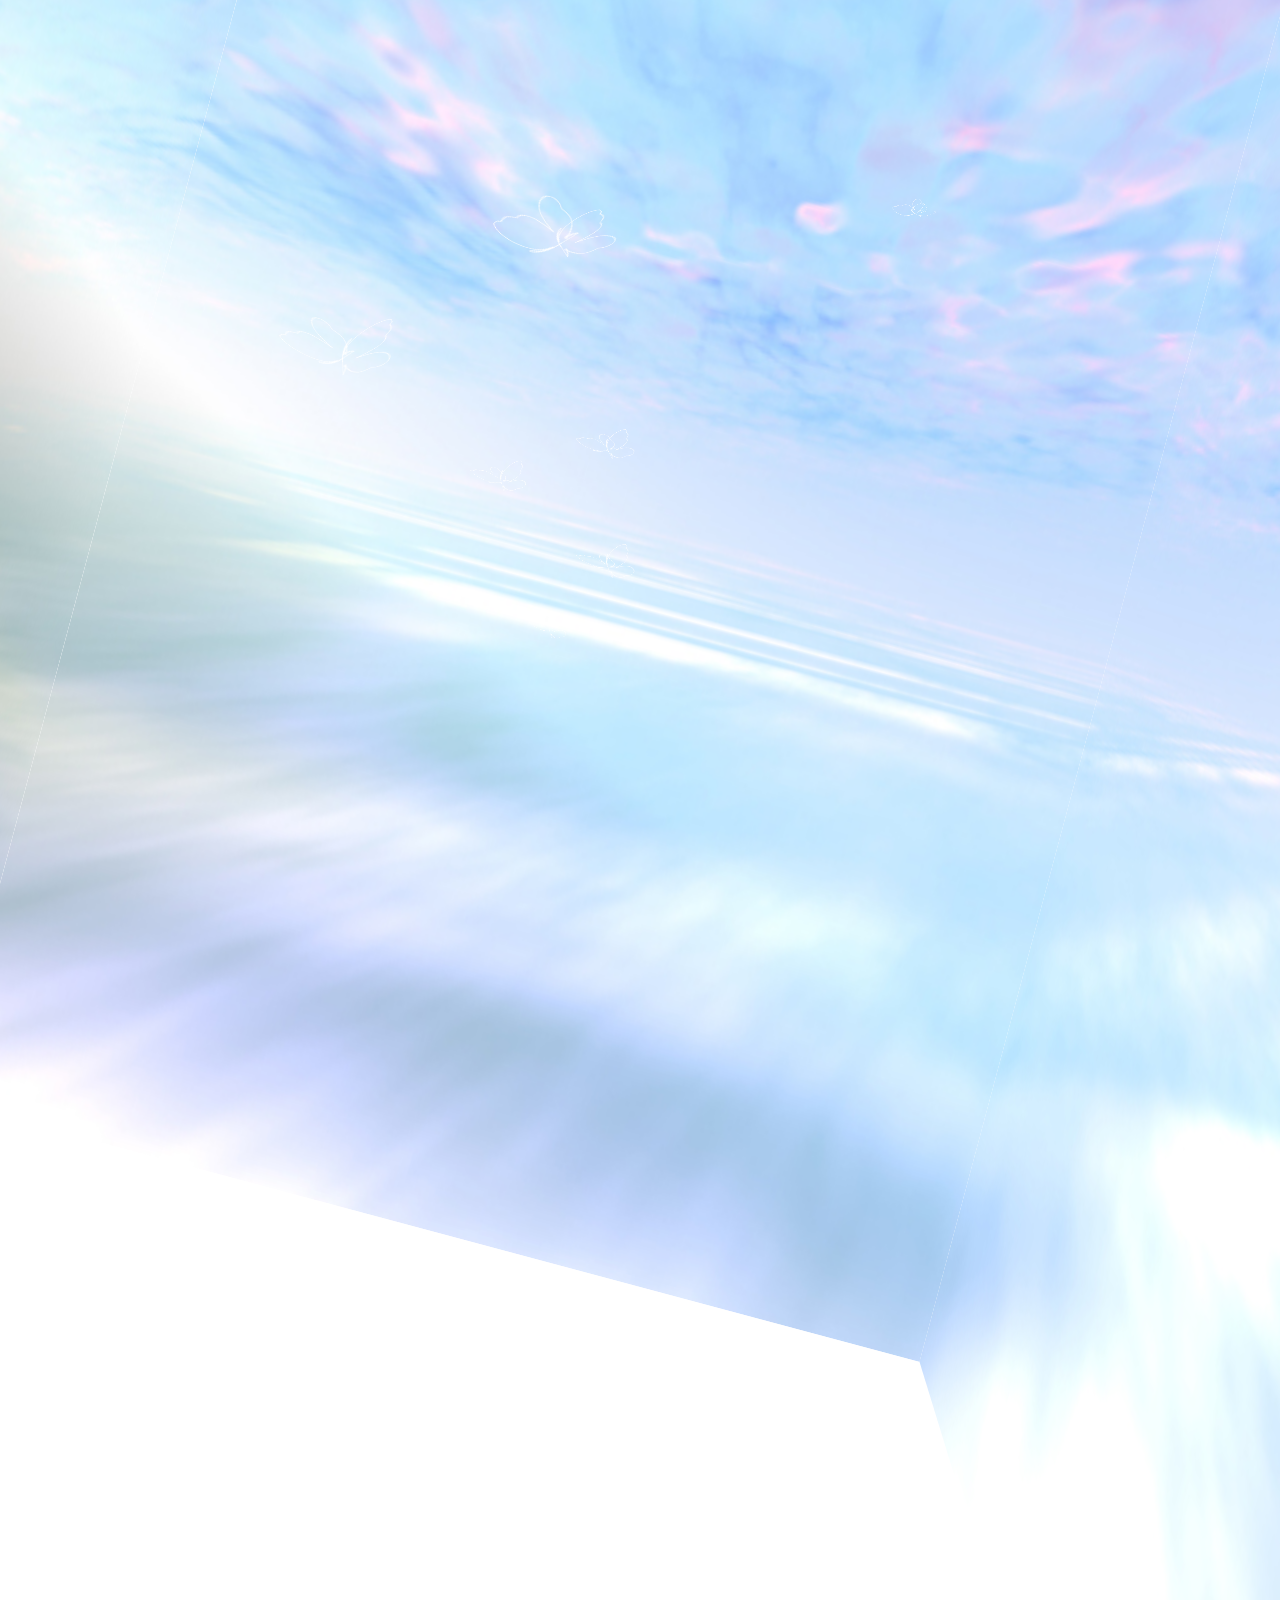
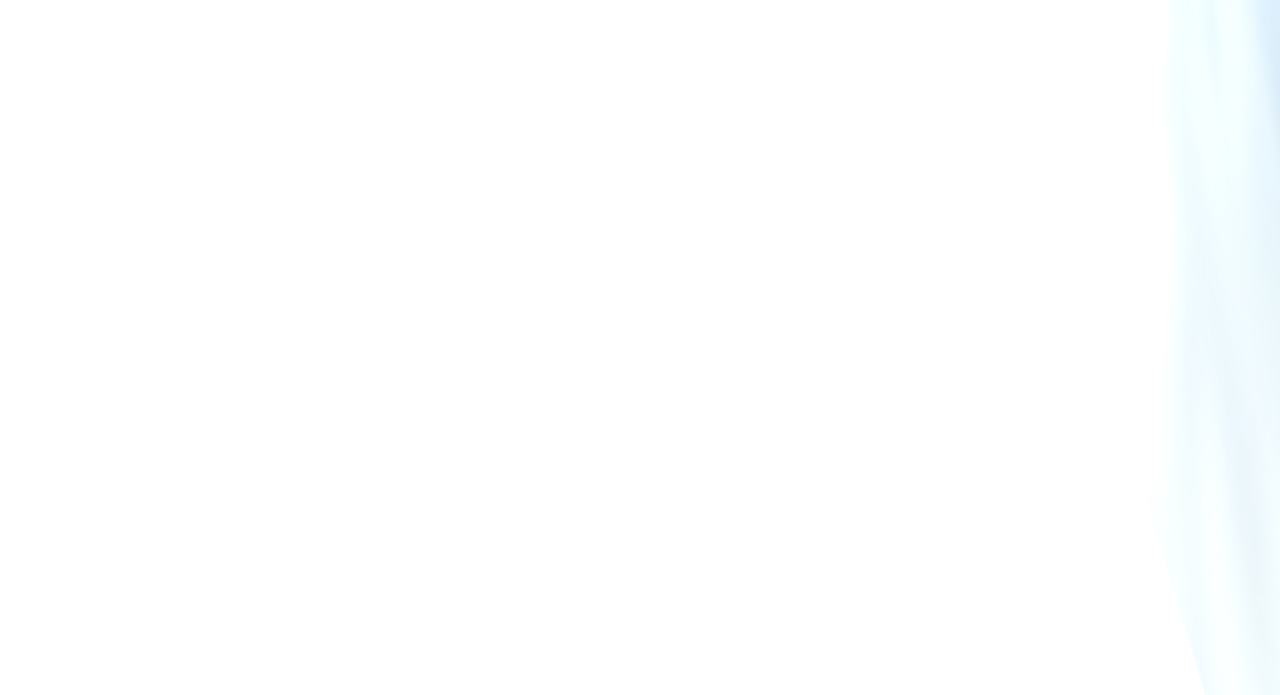
<file: zhuye/img/html5-hudei20151104/index.html>
<!DOCTYPE html PUBLIC "-//W3C//DTD XHTML 1.0 Transitional//EN" "http://www.w3.org/TR/xhtml1/DTD/xhtml1-transitional.dtd">
<html xmlns="http://www.w3.org/1999/xhtml">
<head>
<meta http-equiv="Content-Type" content="text/html; charset=utf-8" />
<title>HTML5制作逼真蝴蝶天空飞舞动画特效</title>

<link rel="stylesheet" href="css1/reset.css">
<link rel="stylesheet" href="css1/style.css" media="screen" type="text/css" />

</head>

<body>

  <svg xmlns="http://www.w3.org/2000/svg" xmlns:xlink="http://www.w3.org/1999/xlink" version="1.1" xml:space="preserve" xmlns:xml="http://www.w3.org/XML/1998/namespace" class="svg-defs">
  <defs>

    <pattern id='image' width="1" height="1" viewBox="0 0 100 100" preserveAspectRatio="none">
      <image xlink:href="https://s3-us-west-2.amazonaws.com/s.cdpn.io/78881/pattern_141.gif" width="100" height="100" preserveAspectRatio="none"></image>
    </pattern>

    <g id="shape-butterfly-1">
      <path class="path" fill="" clip-rule="evenodd" d="M8.65,2.85c0.934-0.2,2.15-0.333,3.65-0.4c1.534-0.1,2.667-0.083,3.4,0.05
		c1.533,0.267,3.45,0.767,5.75,1.5c2.466,0.8,4.35,1.617,5.65,2.45c2.066,1.2,3.883,2.383,5.45,3.55c2.567,2.1,4.35,3.8,5.35,5.1
		l2.1,2.5c0.933,1.167,1.517,1.983,1.75,2.45c0.333,0.767,1.083,2.117,2.25,4.05c0.233,0.467,0.717,1.683,1.45,3.65
		c0.733,2.067,1.2,3.45,1.4,4.15c0.467,1.733,0.917,3.767,1.35,6.1l0.4,3.85l-0.25-3.4c-0.6-5.967-1.267-10.25-2-12.85
		c-0.733-2.434-2.167-5.467-4.3-9.1c-0.966-1.667-1.566-3-1.8-4c-0.233-0.933-0.1-1.267,0.4-1c1.3,0.733,2.917,3.867,4.85,9.4
		c1.667,4.7,2.85,11.2,3.55,19.5c0.567,6.934,0.667,11.917,0.3,14.95l0.2,0.05c0.231,0,0.348-0.05,0.35-0.15v0.05l0.1,0.05v27.4
		c-0.032-0.018-0.065-0.035-0.1-0.05v-0.05c-0.7,0.267-0.983,0.117-0.85-0.45c0.067-0.333,0.017-0.817-0.15-1.45
		c-0.2-0.6-0.316-0.983-0.35-1.15l-0.5-1.65c-0.533-2.967-0.833-5.034-0.9-6.2c-0.1-1.533-0.133-2.4-0.1-2.6
		c0-0.933,0.167-1.667,0.5-2.2c0.567-0.9,0.684-1.75,0.35-2.55c-0.167-0.367-0.367-0.6-0.6-0.7c-0.333-0.133-0.517,0.283-0.55,1.25
		c-0.033,1.533-0.167,2.9-0.4,4.1c-0.1,2.3-0.267,3.684-0.5,4.15c-0.333,0.667-1.25,2.95-2.75,6.85c-1.167,2.8-2.233,4.817-3.2,6.05
		c-0.9,1.2-1.583,2.1-2.05,2.7c-0.8,1-1.434,1.667-1.9,2c-2.067,1.333-3.633,2.067-4.7,2.2c-3.033,0.267-4.95,0.317-5.75,0.15
		c-0.8-0.167-1.383-0.217-1.75-0.15c-0.533,0.1-1.033,0.45-1.5,1.05c-0.5,0.667-1.217,1.284-2.15,1.85
		c-0.934,0.567-1.85,0.934-2.75,1.1c-2.467,0.433-4.45,0.25-5.95-0.55c-0.7-0.4-1.467-1.15-2.3-2.25c-0.6-0.867-1.033-1.567-1.3-2.1
		c-0.267-0.667-0.483-1.483-0.65-2.45c-0.3-1.467-0.383-2.717-0.25-3.75c0.267-1.9,0.45-3.05,0.55-3.45
		c0.233-1.233,0.566-2.333,1-3.3C9.25,77.45,9.767,76.4,10,76c0.667-1.233,1.55-2.583,2.65-4.05c1.1-1.434,2.184-2.583,3.25-3.45
		c0.367-0.3,1.15-0.867,2.35-1.7c0.767-0.566,1.917-1.25,3.45-2.05c1.733-0.933,3.267-1.633,4.6-2.1
		c2.133-0.733,4.534-1.467,7.2-2.2c0.467-0.1,1.517-0.3,3.15-0.6c0.967-0.233,0.4-0.4-1.7-0.5c-2.434-0.1-4.534-0.3-6.3-0.6
		c-1.566-0.267-3.383-0.7-5.45-1.3c-2.8-0.8-4.467-1.317-5-1.55c-1.567-0.667-3.2-1.75-4.9-3.25c-1.733-1.533-3-3.1-3.8-4.7
		c-0.533-1.067-0.967-2.434-1.3-4.1c-0.233-1.067-0.3-2.133-0.2-3.2c0.133-0.833,0.183-1.3,0.15-1.4v-0.6
		c-2.467-3.233-3.983-5.433-4.55-6.6c-0.533-1.033-0.883-1.833-1.05-2.4c-0.3-0.867-0.466-1.85-0.5-2.95
		c-0.033-2.367,0.034-4.117,0.2-5.25c0.3-1.034,0.483-1.8,0.55-2.3c0.167-0.867,0.034-1.533-0.4-2c-0.6-0.7-1.133-1.517-1.6-2.45
		c-0.566-1.133-0.833-2.117-0.8-2.95c0.033-1.333,0.167-2.367,0.4-3.1c0.367-1.267,1.05-2.267,2.05-3
		C4.417,4.25,6.483,3.317,8.65,2.85z"/>
    <g>


  </defs>
</svg>


<section class="background"></section>

<section class="scene3d">

  <div class="cube skybox">
    <var class="scale">
    <figure class="face front"></figure>
    <figure class="face back"></figure>
    <figure class="face right"></figure>
    <figure class="face left"></figure>
    <figure class="face top"></figure>
    <figure class="face bottom"></figure>
    </var>
  </div>

  <div class="butterfly_container">
    <var class="rotate3d">
    <var class="scale">
    <var class="translate3d">
    <var class="translate3d-1">
    <figure class="butterfly">
      <svg class="wing left" viewBox="0 0 50 100" class="icon shape-codepen">
        <use class="left" xlink:href="#shape-butterfly-1"></use>
      </svg> 
      <svg class="wing right" viewBox="0 0 50 100" class="icon shape-codepen">
        <use class="left" xlink:href="#shape-butterfly-1"></use>
      </svg> 
    </figure>
    </var>
    </var>
    </var>
    </var>
  </div>

  <div class="butterfly_container" 
       style="margin-top: -150px; margin-left: 140px;
              -webkit-animation-duration: 5s;
              -moz-animation-duration: 5s;
              -ms-animation-duration: 5s;
              -o-animation-duration: 5s;
              animation-duration: 5s;">
    <var class="rotate3d">
    <var class="scale">
    <var class="translate3d">
    <var class="translate3d-1">
    <figure class="butterfly">
      <svg class="wing left" viewBox="0 0 50 100"
           style="-webkit-animation-duration: .75s;
                  -moz-animation-duration: .75s;
                  -ms-animation-duration: .75s;
                  -o-animation-duration: .75s;
                  animation-duration: .75s;">
        <use class="left" xlink:href="#shape-butterfly-1"></use>
      </svg> 
      <svg class="wing right" viewBox="0 0 50 100"
           style="-webkit-animation-duration: .75s;
                  -moz-animation-duration: .75s;
                  -ms-animation-duration: .75s;
                  -o-animation-duration: .75s;
                  animation-duration: .75s;">
        <use class="left" xlink:href="#shape-butterfly-1"></use>
      </svg> 
    </figure>
    </var>
    </var>
    </var>
    </var>
  </div>

  <div class="butterfly_container scale_half" 
       style="margin-top: -10px; margin-left: 50px;
              -webkit-animation-duration: 5s;
              -moz-animation-duration: 5s;
              -ms-animation-duration: 5s;
              -o-animation-duration: 5s;
              animation-duration: 5s;">
    <var class="rotate3d">
    <var class="scale">
    <var class="translate3d">
    <var class="translate3d-1">
    <figure class="butterfly">
      <svg class="wing left" viewBox="0 0 50 100"
           style="-webkit-animation-duration: .75s;
                  -moz-animation-duration: .75s;
                  -ms-animation-duration: .75s;
                  -o-animation-duration: .75s;
                  animation-duration: .75s;">
        <use class="left" xlink:href="#shape-butterfly-1"></use>
      </svg> 
      <svg class="wing right" viewBox="0 0 50 100"
           style="-webkit-animation-duration: .75s;
                  -moz-animation-duration: .75s;
                  -ms-animation-duration: .75s;
                  -o-animation-duration: .75s;
                  animation-duration: .75s;">
        <use class="left" xlink:href="#shape-butterfly-1"></use>
      </svg> 
    </figure>
    </var>
    </var>
    </var>
    </var>
  </div>

  <div class="butterfly_container scale_half" 
       style="margin-top: 20px;
              -webkit-animation-duration: 20s;
              -moz-animation-duration: 20s;
              -ms-animation-duration: 20s;
              -o-animation-duration: 20s;
              animation-duration: 20s;">
    <var class="rotate3d">
    <var class="scale">
    <var class="translate3d">
    <var class="translate3d-1">
    <figure class="butterfly">
      <svg class="wing left" viewBox="0 0 50 100"
           style="-webkit-animation-duration: 1s;
                  -moz-animation-duration: 1s;
                  -ms-animation-duration: 1s;
                  -o-animation-duration: 1s;
                  animation-duration: 1s;">
        <use class="left" xlink:href="#shape-butterfly-1"></use>
      </svg> 
      <svg class="wing right" viewBox="0 0 50 100"
           style="-webkit-animation-duration: 1s;
                  -moz-animation-duration: 1s;
                  -ms-animation-duration: 1s;
                  -o-animation-duration: 1s;
                  animation-duration: 1s;">
        <use class="left" xlink:href="#shape-butterfly-1"></use>
      </svg> 
    </figure>
    </var>
    </var>
    </var>
    </var>
  </div>

  <div class="butterfly_container scale_half" 
       style="margin-top: 100px; margin-left: 50px;
              -webkit-animation-duration: 20s;
              -moz-animation-duration: 20s;
              -ms-animation-duration: 20s;
              -o-animation-duration: 20s;
              animation-duration: 20s;">
    <var class="rotate3d">
    <var class="scale">
    <var class="translate3d">
    <var class="translate3d-1">
    <figure class="butterfly">
      <svg class="wing left" viewBox="0 0 50 100"
           style="-webkit-animation-duration: 1.2s;
                  -moz-animation-duration: 1.2s;
                  -ms-animation-duration: 1.2s;
                  -o-animation-duration: 1.2s;
                  animation-duration: 1.2s;">
        <use class="left" xlink:href="#shape-butterfly-1"></use>
      </svg> 
      <svg class="wing right" viewBox="0 0 50 100"
           style="-webkit-animation-duration: 1.2s;
                  -moz-animation-duration: 1.2s;
                  -ms-animation-duration: 1.2s;
                  -o-animation-duration: 1.2s;
                  animation-duration: 1.2s;">
        <use class="left" xlink:href="#shape-butterfly-1"></use>
      </svg> 
    </figure>
    </var>
    </var>
    </var>
    </var>
  </div>

  <div class="butterfly_container scale_third" 
       style="margin-top: 150px;
              -webkit-animation-duration: 20s;
              -moz-animation-duration: 20s;
              -ms-animation-duration: 20s;
              -o-animation-duration: 20s;
              animation-duration: 20s;">
    <var class="rotate3d">
    <var class="scale">
    <var class="translate3d">
    <var class="translate3d-1">
    <figure class="butterfly">
      <svg class="wing left" viewBox="0 0 50 100"
           style="-webkit-animation-duration: .35s;
                  -moz-animation-duration: .35s;
                  -ms-animation-duration: .35s;
                  -o-animation-duration: .35s;
                  animation-duration: .35s;">
        <use class="left" xlink:href="#shape-butterfly-1"></use>
      </svg> 
      <svg class="wing right" viewBox="0 0 50 100"
           style="-webkit-animation-duration: .35s;
                  -moz-animation-duration: .35s;
                  -ms-animation-duration: .53s;
                  -o-animation-duration: .35s;
                  animation-duration: .35s;">
        <use class="left" xlink:href="#shape-butterfly-1"></use>
      </svg> 
    </figure>
    </var>
    </var>
    </var>
    </var>
  </div>

  <div class="butterfly_container scale_third" 
       style="margin-top: -250px; margin-left: 300px; 
              -webkit-animation-duration: 4s;
              -moz-animation-duration: 4s;
              -ms-animation-duration: 4s;
              -o-animation-duration: 4s;
              animation-duration: 4s;">
    <var class="rotate3d">
    <var class="scale">
    <var class="translate3d">
    <var class="translate3d-1">
    <figure class="butterfly">
      <svg class="wing left" viewBox="0 0 50 100"
           style="-webkit-animation-duration: .45s;
                  -moz-animation-duration: .45s;
                  -ms-animation-duration: .45s;
                  -o-animation-duration: .45s;
                  animation-duration: .45s;">
        <use class="left" xlink:href="#shape-butterfly-1"></use>
      </svg> 
      <svg class="wing right" viewBox="0 0 50 100"
           style="-webkit-animation-duration: .45s;
                  -moz-animation-duration: .45s;
                  -ms-animation-duration: .45s;
                  -o-animation-duration: .45s;
                  animation-duration: .45s;">
        <use class="left" xlink:href="#shape-butterfly-1"></use>
      </svg> 
    </figure>
    </var>
    </var>
    </var>
    </var>
  </div>

</section>

</body>
</html>
</file>
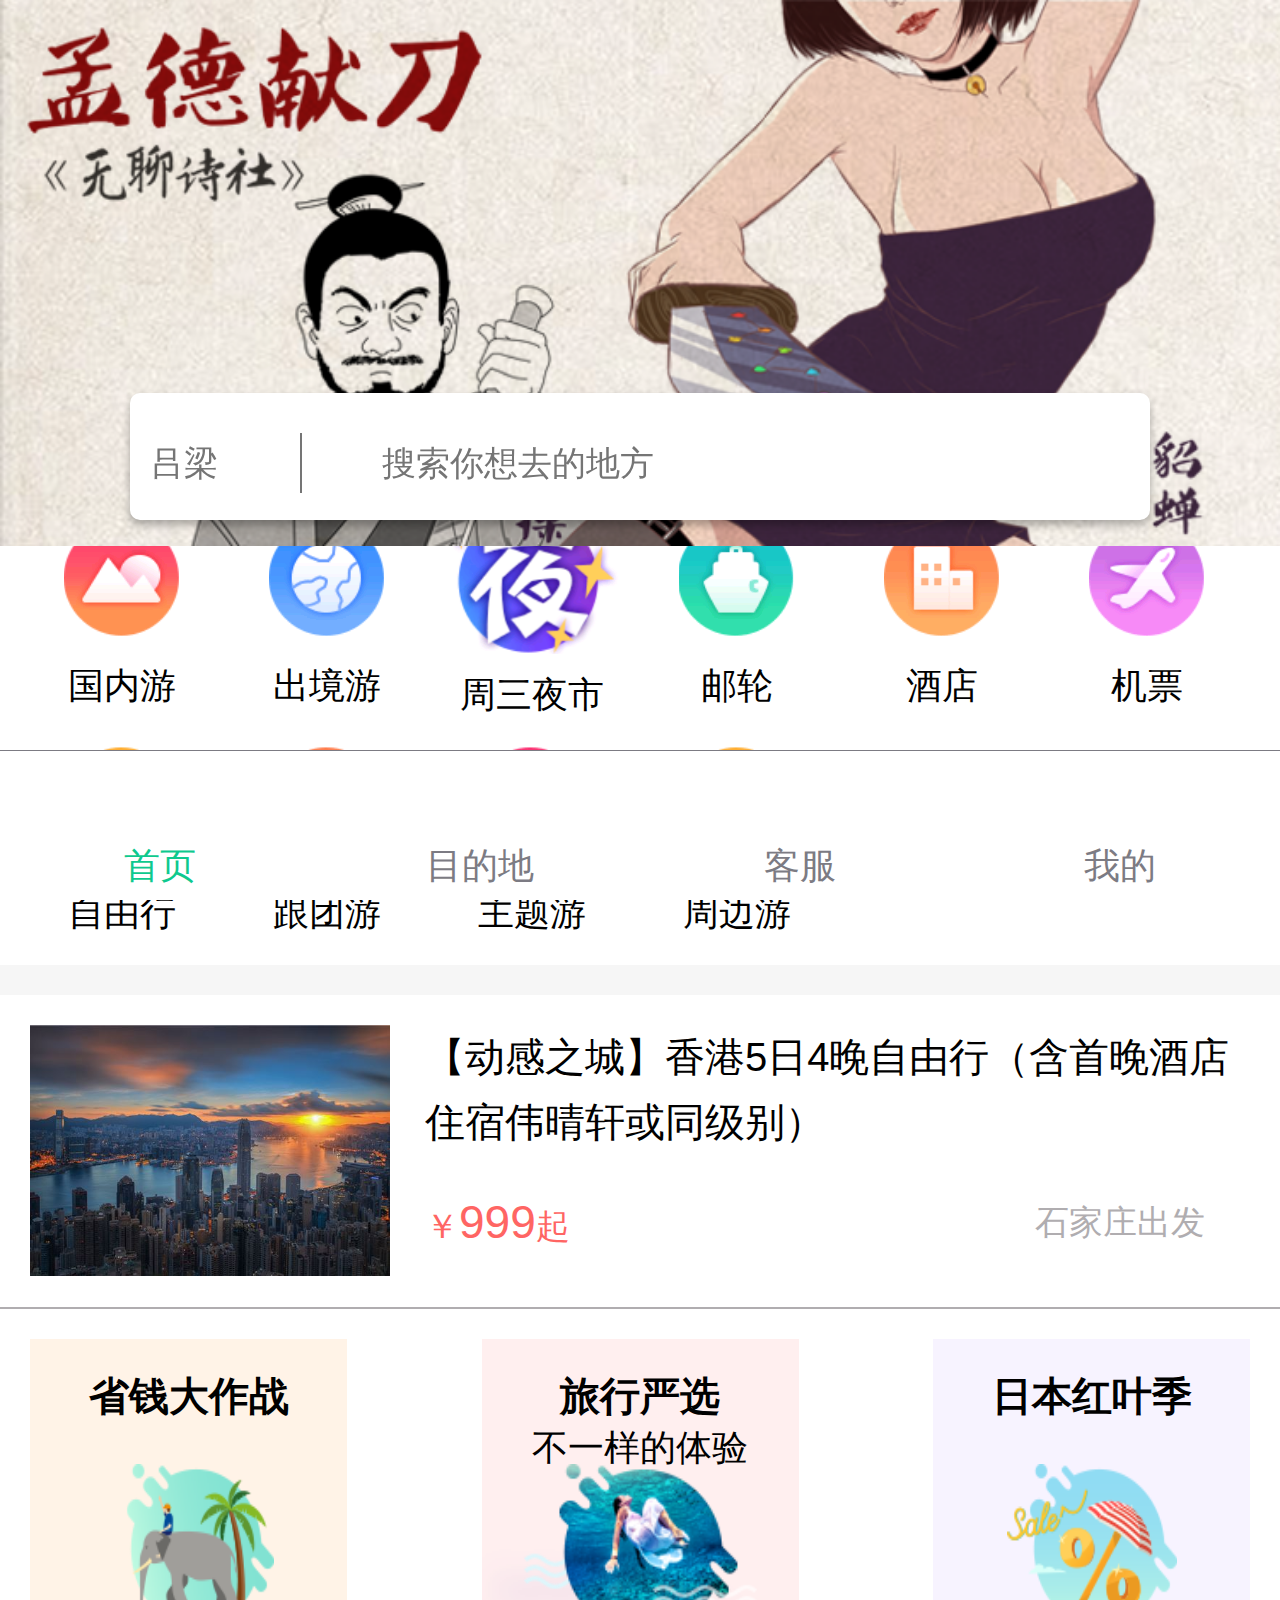
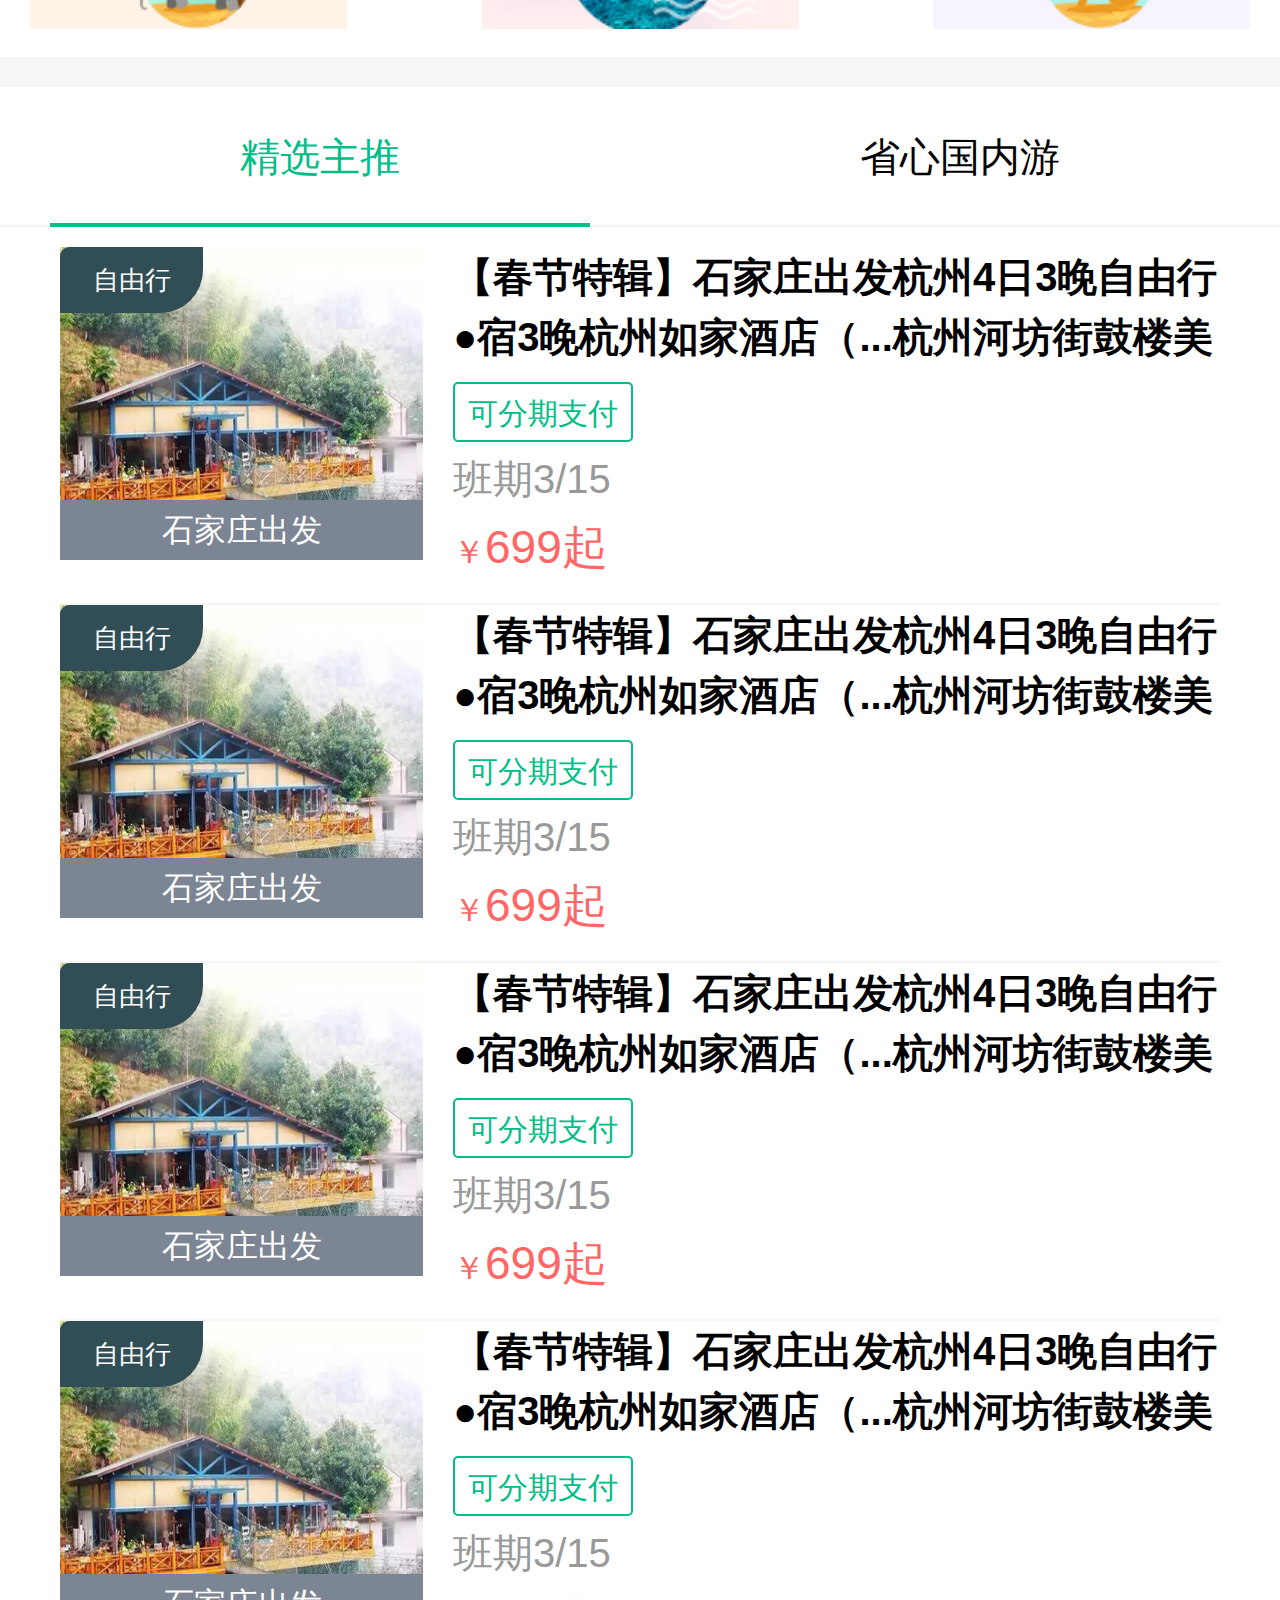
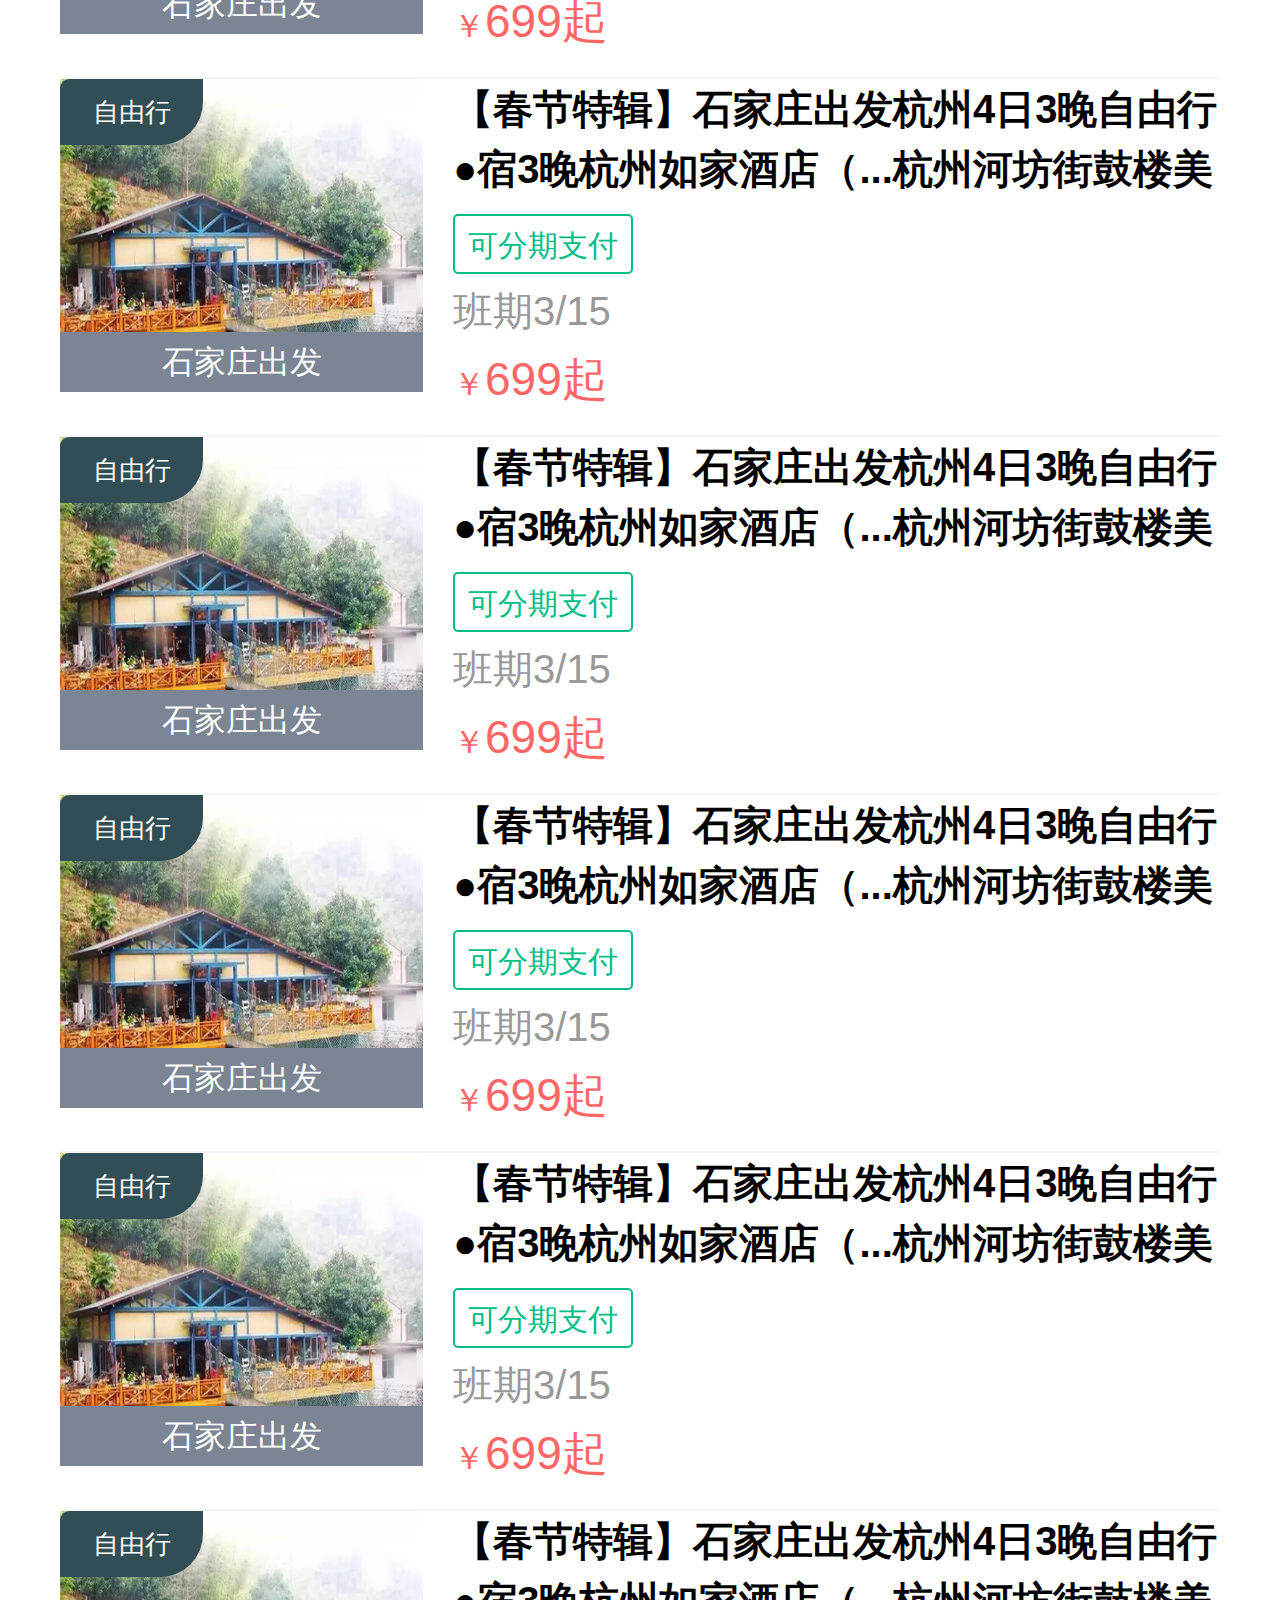
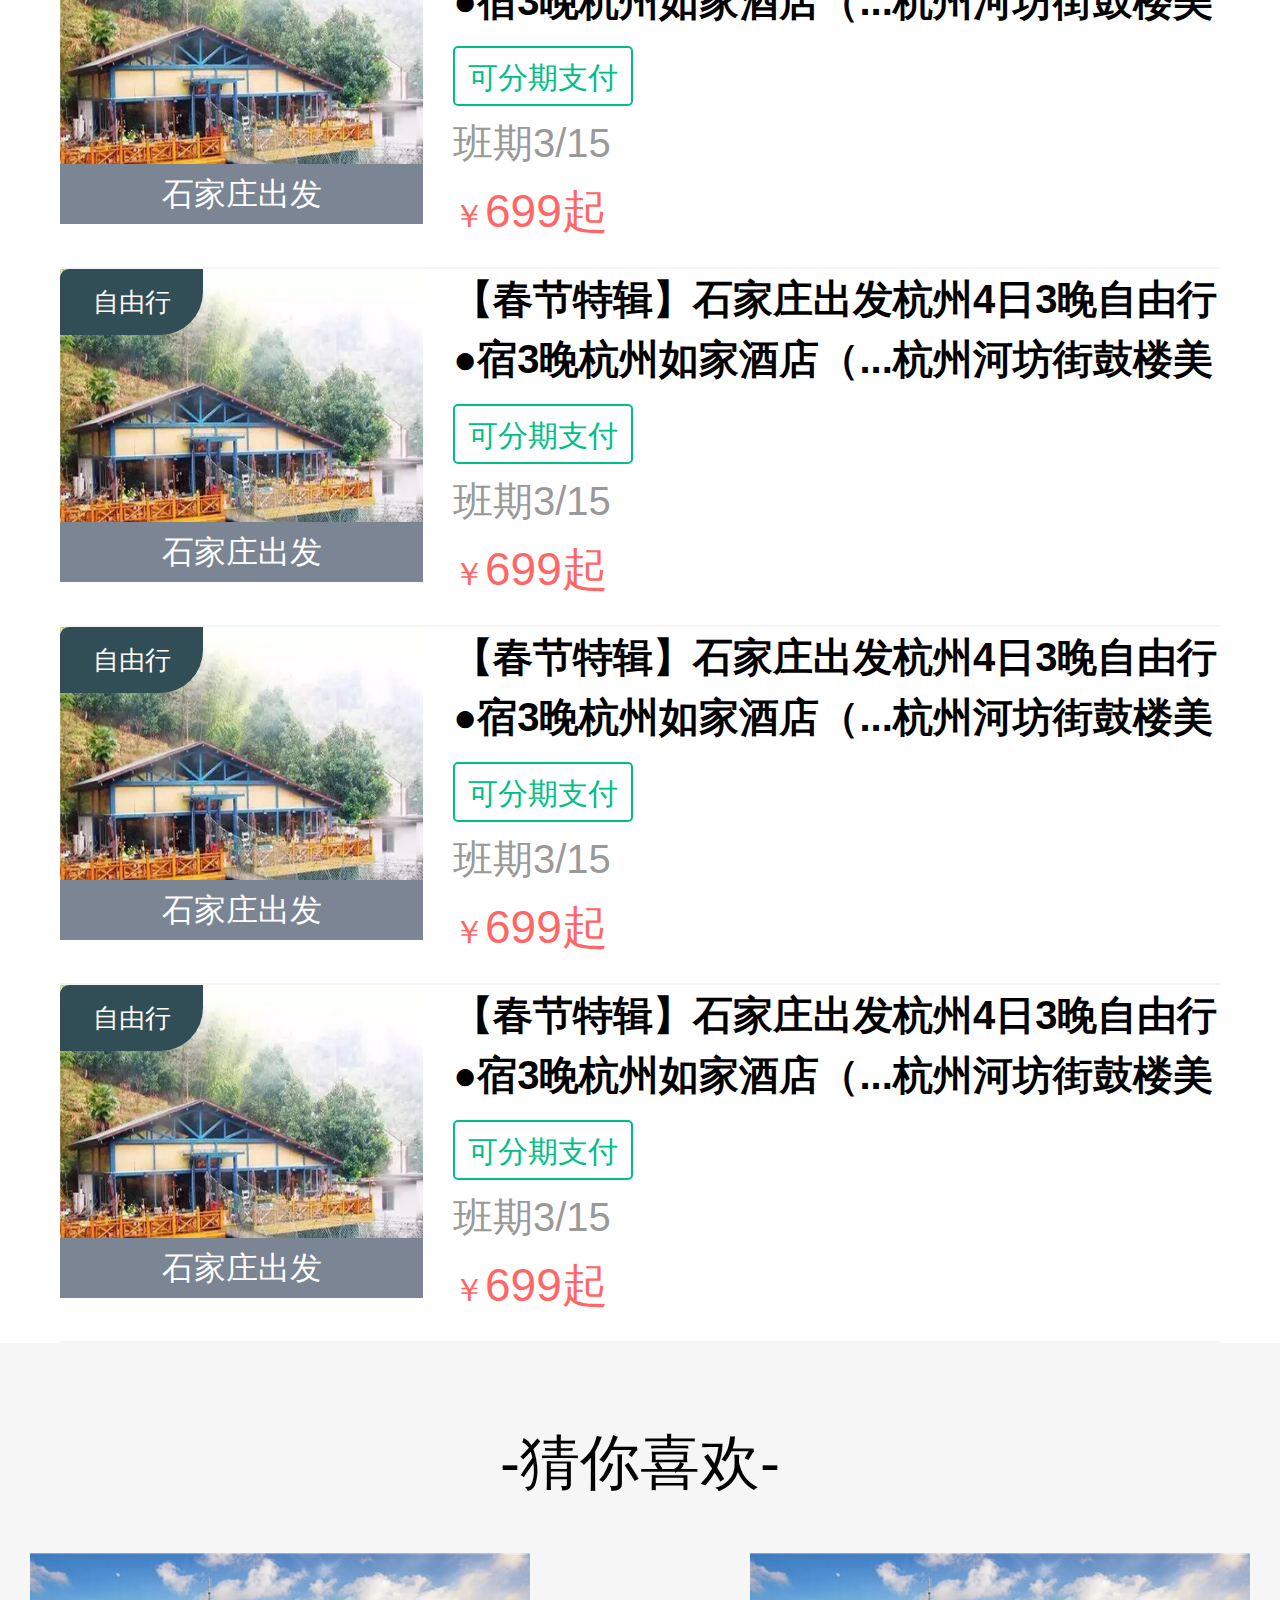
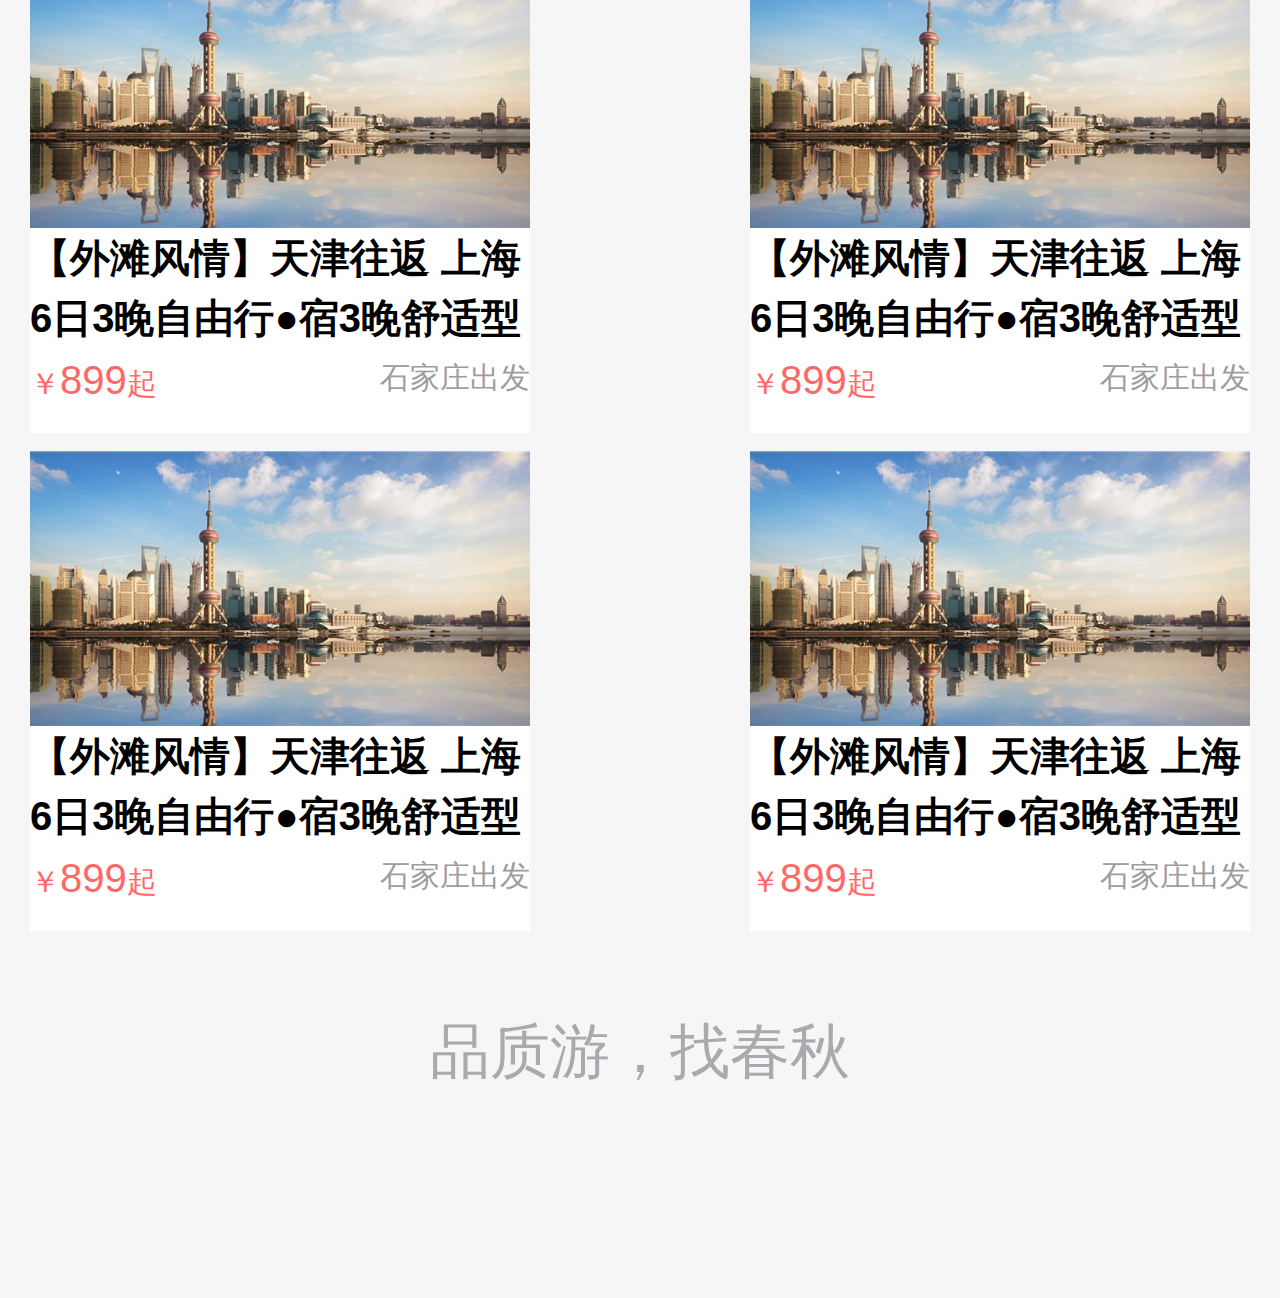
<file: zhuye/project/chun/index.html>
<!DOCTYPE html>
<html lang="en">
<head>
	<meta charset="UTF-8">
	<title>春秋旅行</title>
	<link rel="stylesheet" href="https://at.alicdn.com/t/font_570476_l7iio1k8texko6r.css">
	<link rel="stylesheet" href="css/index.css">
	<link rel="stylesheet" href="css/swiper.min.css">
	<script src="js/rem1.js"></script>

</head>
<body>
<!-- banner开始 -->
	<div class="banner">
		<div class="swiper-container">
			<div class="swiper-wrapper">
				<div class="swiper-slide"><img src="img/shouye/banner1.png" alt=""></div>
				<div class="swiper-slide"><img src="img/shouye/banner2.jpg" alt=""></div>
				<div class="swiper-slide"><img src="img/shouye/banner3.png" alt=""></div>
			</div>
		</div>
		<div class="sou">
			<div class="s_left">
				<span>吕梁</span>
				<i class="iconfont">&#xe632;</i>
			</div>
			<input type="text" placeholder="搜索你想去的地方">
		</div>
	</div>
<!-- banner结束-->
<!-- 列表开始 -->
	<ul class="list">
		<li>
			<a href="list.html">
				<div class="top">
					<img src="img/shouye/list1.png" alt="">
				</div>
				<p>国内游</p>
			</a>
		</li>
		<li>
			<a href="list.html">
				<div class="top">
					<img src="img/shouye/list2.png" alt="">
				</div>
				<p>出境游</p>
			</a>	
		</li>
		<li>
			<a href="list.html">
				<div class="top">
					<img src="img/shouye/list3.png" alt="">
				</div>
				<p>周三夜市</p>
			</a>
		</li>
		<li>
			<a href="index.html">
				<div class="top">
					<img src="img/shouye/list4.png" alt="">
				</div>
				<p>邮轮</p>
			</a>
		</li>
		<li>
			<div class="top">
				<img src="img/shouye/list5.png" alt="">
			</div>
			<p>酒店</p>
		</li>
		<li>
			<div class="top">
				<img src="img/shouye/list6.png" alt="">
			</div>
			<p>机票</p>
		</li>
		<li>
			<div class="top">
				<img src="img/shouye/list7.png" alt="">
			</div>
			<p>自由行</p>
		</li>
		<li>
			<div class="top">
				<img src="img/shouye/list8.png" alt="">
			</div>
			<p>跟团游</p>
		</li>
		<li>
			<div class="top">
				<img src="img/shouye/list9.png" alt="">
			</div>
			<p>主题游</p>
		</li>
		<li>
			<div class="top">
				<img src="img/shouye/list10.png" alt="">
			</div>
			<p>周边游</p>
		</li>
	</ul>
<!-- 列表结束 -->
<!-- 抢购开始 -->
	<div class="go">
		<div class="go_top">
			<div class="img_box">
				<img src="img/shouye/shouye.jpg" alt="">
			</div>
			<div class="word_box">
				<div class="title">【动感之城】香港5日4晚自由行（含首晚酒店住宿伟晴轩或同级别）</div>
				<p><span>￥</span>999<span>起</span><small>石家庄出发</small></p>
			</div>
		</div>
		<ul class="go_bottom">
			<li>
				<h3>省钱大作战</h3>
				<p></p>
				<div class="img_box">
					<img src="img/shouye/three1.png" alt="">					
				</div>
			</li>
			<li>
				<h3>旅行严选</h3>
				<p>不一样的体验</p>
				<div class="img_box">
					<img src="img/shouye/three2.png" alt="">					
				</div>
			</li>
			<li>
				<h3>日本红叶季</h3>
				<p></p>
				<div class="img_box">
					<img src="img/shouye/three3.png" alt="">					
				</div>
			</li>
		</ul>
	</div>
<!-- 抢购结束 -->
<!-- 精选主推 -->
	<div class="free">
		<div class="f_title">
			<span class="active">精选主推</span>
			<span>省心国内游</span>
		</div>
		<div class="free_bottom">
			<ul class="free_center">
				<li>
					<div class="img_box">
						<img src="img/free1.jpg" alt="">
						<span class="type">自由行</span>
						<div class="bottom">石家庄出发</div>
					</div>
					<div class="word_box">
						<h2>【春节特辑】石家庄出发杭州4日3晚自由行●宿3晚杭州如家酒店（...杭州河坊街鼓楼美食街店）</h2>
						<div class="fu">可分期支付</div>
						<div class="ban">班期3/15</div>
						<p><span>￥</span>699起</p>
					</div>
				</li>
				<li>
					<div class="img_box">
						<img src="img/free1.jpg" alt="">
						<span class="type">自由行</span>
						<div class="bottom">石家庄出发</div>
					</div>
					<div class="word_box">
						<h2>【春节特辑】石家庄出发杭州4日3晚自由行●宿3晚杭州如家酒店（...杭州河坊街鼓楼美食街店）</h2>
						<div class="fu">可分期支付</div>
						<div class="ban">班期3/15</div>
						<p><span>￥</span>699起</p>
					</div>
				</li>
				<li>
					<div class="img_box">
						<img src="img/free1.jpg" alt="">
						<span class="type">自由行</span>
						<div class="bottom">石家庄出发</div>
					</div>
					<div class="word_box">
						<h2>【春节特辑】石家庄出发杭州4日3晚自由行●宿3晚杭州如家酒店（...杭州河坊街鼓楼美食街店）</h2>
						<div class="fu">可分期支付</div>
						<div class="ban">班期3/15</div>
						<p><span>￥</span>699起</p>
					</div>
				</li>
				<li>
					<div class="img_box">
						<img src="img/free1.jpg" alt="">
						<span class="type">自由行</span>
						<div class="bottom">石家庄出发</div>
					</div>
					<div class="word_box">
						<h2>【春节特辑】石家庄出发杭州4日3晚自由行●宿3晚杭州如家酒店（...杭州河坊街鼓楼美食街店）</h2>
						<div class="fu">可分期支付</div>
						<div class="ban">班期3/15</div>
						<p><span>￥</span>699起</p>
					</div>
				</li>
				<li>
					<div class="img_box">
						<img src="img/free1.jpg" alt="">
						<span class="type">自由行</span>
						<div class="bottom">石家庄出发</div>
					</div>
					<div class="word_box">
						<h2>【春节特辑】石家庄出发杭州4日3晚自由行●宿3晚杭州如家酒店（...杭州河坊街鼓楼美食街店）</h2>
						<div class="fu">可分期支付</div>
						<div class="ban">班期3/15</div>
						<p><span>￥</span>699起</p>
					</div>
				</li>
				<li>
					<div class="img_box">
						<img src="img/free1.jpg" alt="">
						<span class="type">自由行</span>
						<div class="bottom">石家庄出发</div>
					</div>
					<div class="word_box">
						<h2>【春节特辑】石家庄出发杭州4日3晚自由行●宿3晚杭州如家酒店（...杭州河坊街鼓楼美食街店）</h2>
						<div class="fu">可分期支付</div>
						<div class="ban">班期3/15</div>
						<p><span>￥</span>699起</p>
					</div>
				</li>
				<li>
					<div class="img_box">
						<img src="img/free1.jpg" alt="">
						<span class="type">自由行</span>
						<div class="bottom">石家庄出发</div>
					</div>
					<div class="word_box">
						<h2>【春节特辑】石家庄出发杭州4日3晚自由行●宿3晚杭州如家酒店（...杭州河坊街鼓楼美食街店）</h2>
						<div class="fu">可分期支付</div>
						<div class="ban">班期3/15</div>
						<p><span>￥</span>699起</p>
					</div>
				</li>
				<li>
					<div class="img_box">
						<img src="img/free1.jpg" alt="">
						<span class="type">自由行</span>
						<div class="bottom">石家庄出发</div>
					</div>
					<div class="word_box">
						<h2>【春节特辑】石家庄出发杭州4日3晚自由行●宿3晚杭州如家酒店（...杭州河坊街鼓楼美食街店）</h2>
						<div class="fu">可分期支付</div>
						<div class="ban">班期3/15</div>
						<p><span>￥</span>699起</p>
					</div>
				</li>
				<li>
					<div class="img_box">
						<img src="img/free1.jpg" alt="">
						<span class="type">自由行</span>
						<div class="bottom">石家庄出发</div>
					</div>
					<div class="word_box">
						<h2>【春节特辑】石家庄出发杭州4日3晚自由行●宿3晚杭州如家酒店（...杭州河坊街鼓楼美食街店）</h2>
						<div class="fu">可分期支付</div>
						<div class="ban">班期3/15</div>
						<p><span>￥</span>699起</p>
					</div>
				</li>
				<li>
					<div class="img_box">
						<img src="img/free1.jpg" alt="">
						<span class="type">自由行</span>
						<div class="bottom">石家庄出发</div>
					</div>
					<div class="word_box">
						<h2>【春节特辑】石家庄出发杭州4日3晚自由行●宿3晚杭州如家酒店（...杭州河坊街鼓楼美食街店）</h2>
						<div class="fu">可分期支付</div>
						<div class="ban">班期3/15</div>
						<p><span>￥</span>699起</p>
					</div>
				</li>
				<li>
					<div class="img_box">
						<img src="img/free1.jpg" alt="">
						<span class="type">自由行</span>
						<div class="bottom">石家庄出发</div>
					</div>
					<div class="word_box">
						<h2>【春节特辑】石家庄出发杭州4日3晚自由行●宿3晚杭州如家酒店（...杭州河坊街鼓楼美食街店）</h2>
						<div class="fu">可分期支付</div>
						<div class="ban">班期3/15</div>
						<p><span>￥</span>699起</p>
					</div>
				</li>
				<li>
					<div class="img_box">
						<img src="img/free1.jpg" alt="">
						<span class="type">自由行</span>
						<div class="bottom">石家庄出发</div>
					</div>
					<div class="word_box">
						<h2>【春节特辑】石家庄出发杭州4日3晚自由行●宿3晚杭州如家酒店（...杭州河坊街鼓楼美食街店）</h2>
						<div class="fu">可分期支付</div>
						<div class="ban">班期3/15</div>
						<p><span>￥</span>699起</p>
					</div>
				</li>
			</ul>
		</div>
	</div>
<!-- 精选主推 -->
<!-- 猜你喜欢 -->
	<div class="like_box">
		<div class="title">-猜你喜欢-</div>
		<ul class="like">
			<li>
				<div class="top_img">
					<img src="img/shouye/like1.png" alt="">
				</div>
				<h2>【外滩风情】天津往返 上海6日3晚自由行●宿3晚舒适型酒店</h2>
				<p><span>￥</span>899<span>起</span><small>石家庄出发</small></p>
			</li>
			<li>
				<div class="top_img">
					<img src="img/shouye/like1.png" alt="">
				</div>
				<h2>【外滩风情】天津往返 上海6日3晚自由行●宿3晚舒适型酒店</h2>
				<p><span>￥</span>899<span>起</span><small>石家庄出发</small></p>
			</li>
			<li>
				<div class="top_img">
					<img src="img/shouye/like1.png" alt="">
				</div>
				<h2>【外滩风情】天津往返 上海6日3晚自由行●宿3晚舒适型酒店</h2>
				<p><span>￥</span>899<span>起</span><small>石家庄出发</small></p>
			</li>
			<li>
				<div class="top_img">
					<img src="img/shouye/like1.png" alt="">
				</div>
				<h2>【外滩风情】天津往返 上海6日3晚自由行●宿3晚舒适型酒店</h2>
				<p><span>￥</span>899<span>起</span><small>石家庄出发</small></p>
			</li>
		</ul>
	</div>
<!-- 猜你喜欢 -->
	<div class="ping">品质游，找春秋</div>
<!-- Tab开始 -->
	<ul class="tab">
		<li class="active">
			<a href="index.html">
				<i class="iconfont">&#xe631;</i>
				<span>首页</span>
			</a>
		</li>
		<li>
			<a href="mudedi.html">
				<i class="iconfont">&#xe628;</i>
				<span>目的地</span>
			</a>
		</li>
		<li>
			<a href="kefu.html">
				<i class="iconfont">&#xe627;</i>
				<span>客服</span>
			</a>
		</li>
		<li>
			<a href="my.html">
				<i class="iconfont">&#xe617;</i>
				<span>我的</span>
			</a>
		</li>
	</ul>
<!-- Tab结束 -->	
</body>
</html>
<script src="js/swiper.min.js"></script>
<script>
	var mySwiper=new Swiper(".swiper-container",{
	    autoplay:3000,
        autoplayStopOnLast:true,
	})
</script>
</file>
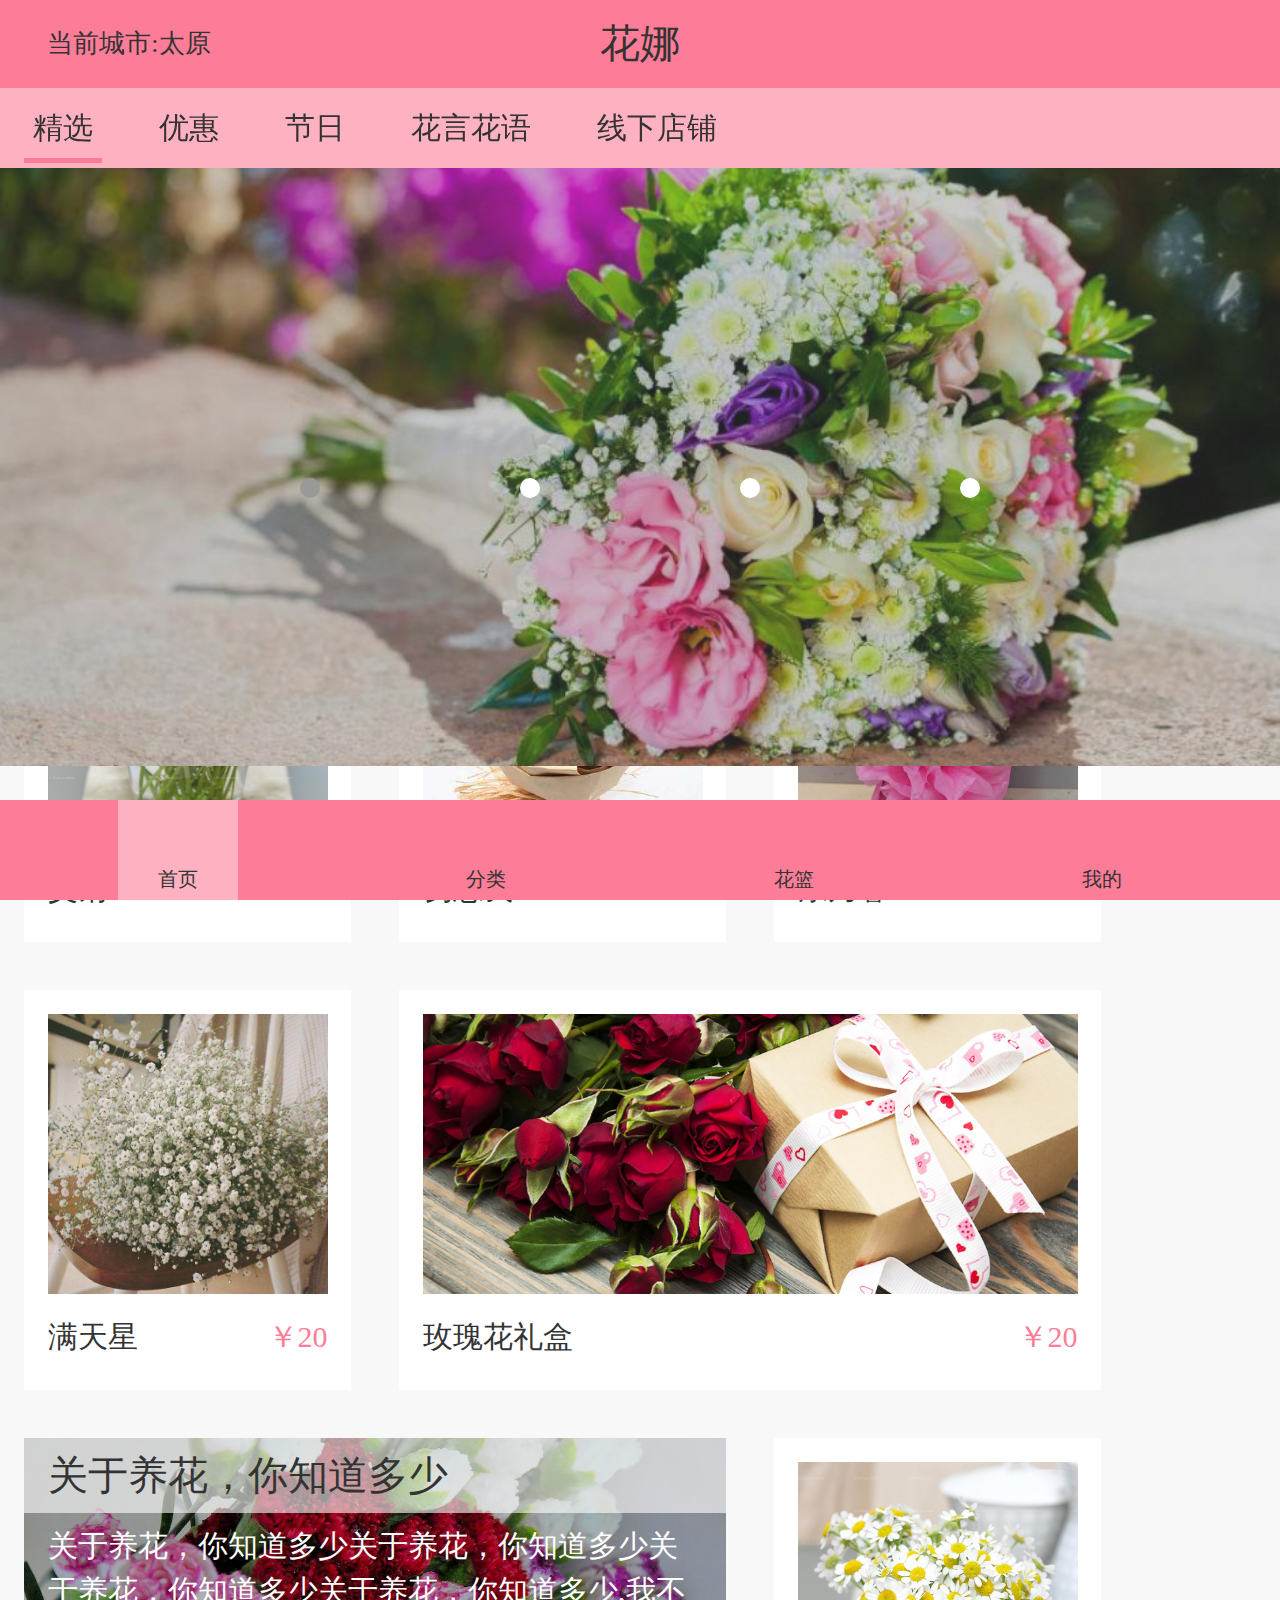
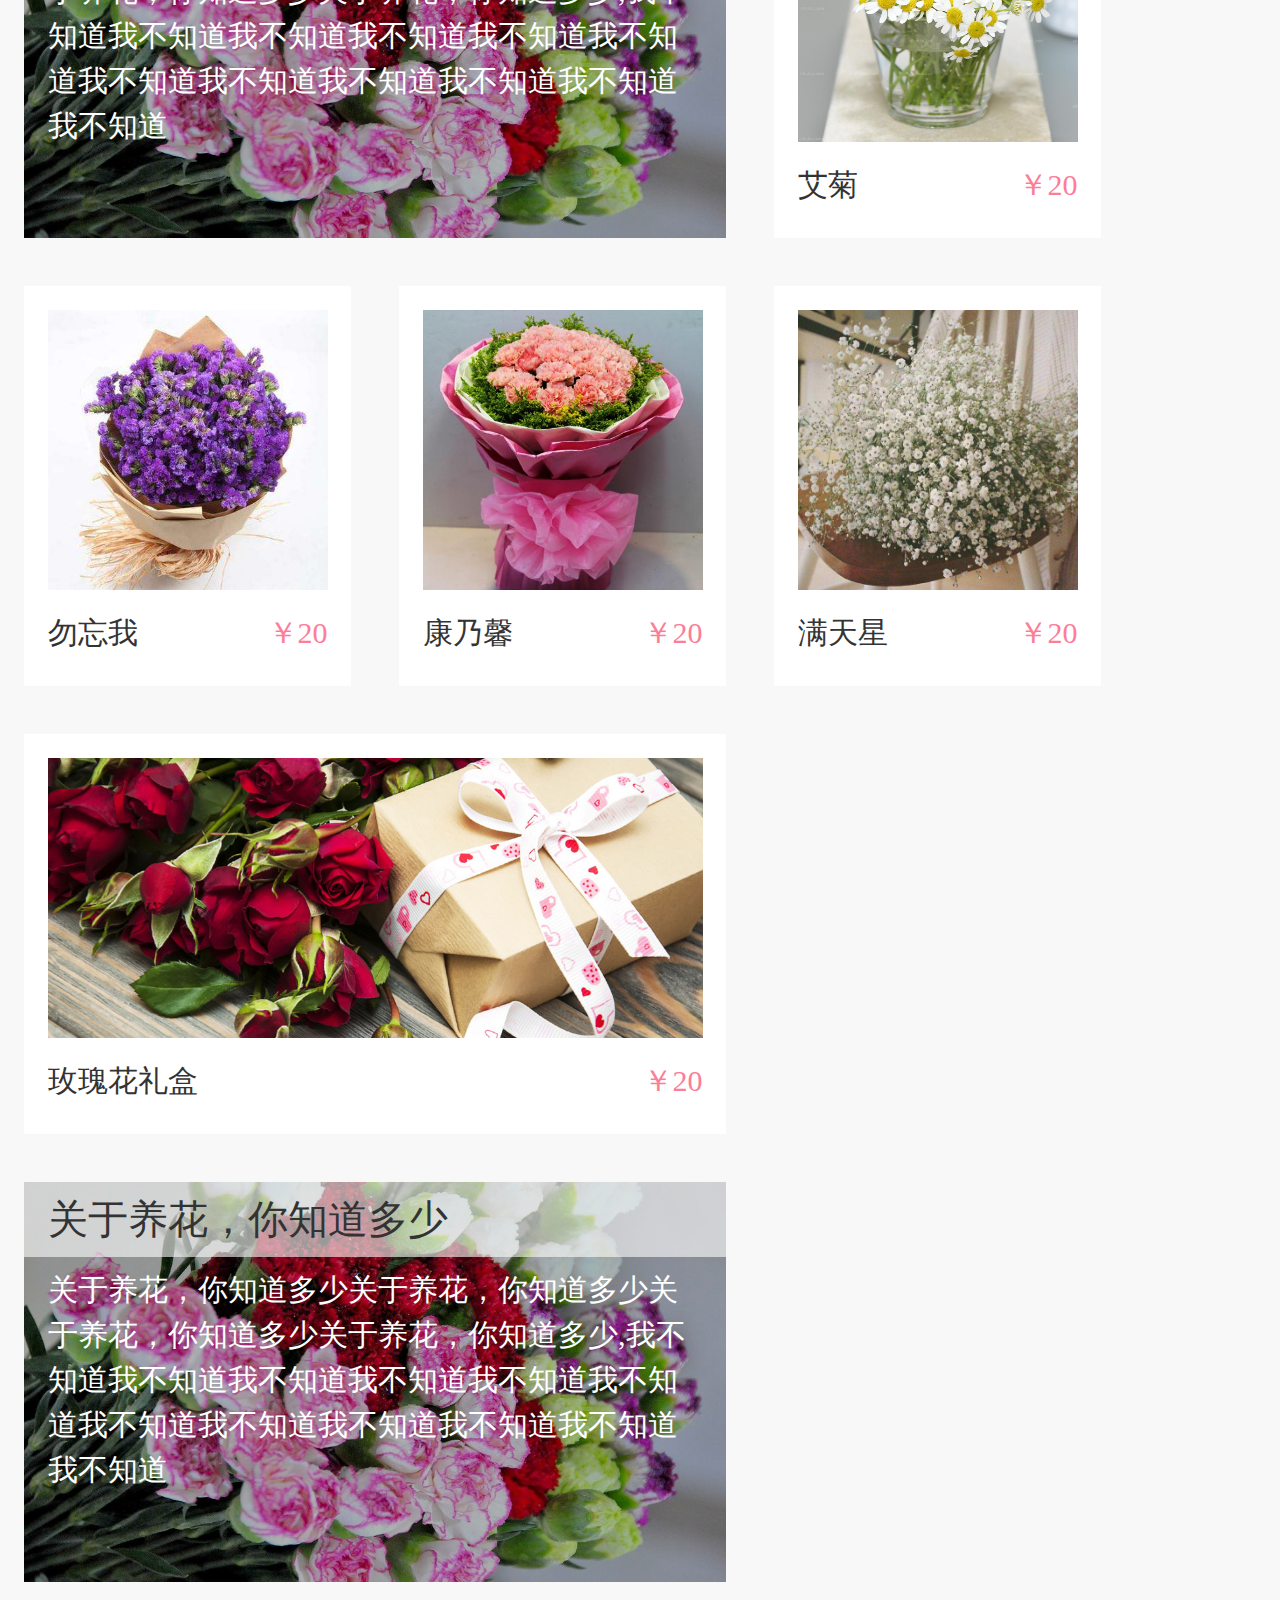
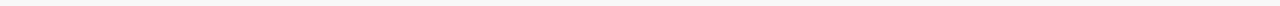
<file: zhuye/project/hana-APP/index.html>
<!DOCTYPE html>
<html lang="en">
<head>
	<meta charset="UTF-8">
	<title>首页</title>
	<link rel="stylesheet" href="css/index.css">
	<link rel="stylesheet" href="css/common part.css">
	<link rel="stylesheet" href="css/base.css">
	<meta name="viewport" content="width=device-width, initial-scale=1.0, maximum-scale=1.0, user-scalable=0">
</head>
<body>
	<header>
		<a class="location"><i class="iconfont">&#xe631;</i><span>当前城市:太原</span></a>
		<h1>花娜</h1>
		<a href="#" class="search"><i class="iconfont">&#xe603;</i></a>
	</header>
	<nav>
		<ul>
			<li class="selected">精选</li>
			<li>优惠</li>
			<li>节日</li>
			<li>花言花语</li>
			<li>线下店铺</li>
		</ul>
	</nav>
	<main>
		<div class="banner">
			<div class="img">
				<img src="img/banner1.jpg" alt="">
				
			</div>
			<div class="dots">
				<span class="selected"></span>
				<span></span>
				<span></span>
				<span></span>
			</div>
		</div>
		<div class="shangpin-s">
			<a href="xiangqingye.html">
				<div class="img-s">
					<img src="img/aiju.jpg" alt="">
				</div>
				<p class="name">艾菊</p>
				<p class="price">￥20</p>
			</a>
		</div>
		<div class="shangpin-s">
			<a href="xiangqingye.html">
				<div class="img-s">
					<img src="img/wuwangwo.jpg" alt="">
				</div>
				<p class="name">勿忘我</p>
				<p class="price">￥20</p>
			</a>
		</div>
		<div class="shangpin-s">
			<a href="xiangqingye.html">
				<div class="img-s">
					<img src="img/kangnaixin2.jpg" alt="">
				</div>
				<p class="name">康乃馨</p>
				<p class="price">￥20</p>
			</a>
		</div>
		<div class="shangpin-s">
			<a href="xiangqingye.html">
				<div class="img-s">
					<img src="img/mantianxing2.jpg" alt="">
				</div>
				<p class="name">满天星</p>
				<p class="price">￥20</p>
			</a>
		</div>
		<div class="shangpin-l">
			<a href="xiangqingye.html">
				<div class="img-l">
					<img src="img/meiguihua.jpg" alt="">
				</div>
				<p class="name">玫瑰花礼盒</p>
				<p class="price">￥20</p>
			</a>
		</div>
		<div class="art">
			<a href="art.html" class="cover">
			<h1>关于养花，你知道多少</h1>
			<p>关于养花，你知道多少关于养花，你知道多少关于养花，你知道多少关于养花，你知道多少,我不知道我不知道我不知道我不知道我不知道我不知道我不知道我不知道我不知道我不知道我不知道我不知道</p>
			</a>
		</div>
		<div class="shangpin-s">
			<a href="xiangqingye.html">
				<div class="img-s">
					<img src="img/aiju.jpg" alt="">
				</div>
				<p class="name">艾菊</p>
				<p class="price">￥20</p>
			</a>
		</div>
		<div class="shangpin-s">
			<a href="xiangqingye.html">
				<div class="img-s">
					<img src="img/wuwangwo.jpg" alt="">
				</div>
				<p class="name">勿忘我</p>
				<p class="price">￥20</p>
			</a>
		</div>
		<div class="shangpin-s">
			<a href="xiangqingye.html">
				<div class="img-s">
					<img src="img/kangnaixin2.jpg" alt="">
				</div>
				<p class="name">康乃馨</p>
				<p class="price">￥20</p>
			</a>
		</div>
		<div class="shangpin-s">
			<a href="xiangqingye.html">
				<div class="img-s">
					<img src="img/mantianxing2.jpg" alt="">
				</div>
				<p class="name">满天星</p>
				<p class="price">￥20</p>
			</a>
		</div>
		<div class="shangpin-l">
			<a href="xiangqingye.html">
				<div class="img-l">
					<img src="img/meiguihua.jpg" alt="">
				</div>
				<p class="name">玫瑰花礼盒</p>
				<p class="price">￥20</p>
			</a>
		</div>
		<div class="art">
			<a href="art.html" class="cover">
			<h1>关于养花，你知道多少</h1>
			<p>关于养花，你知道多少关于养花，你知道多少关于养花，你知道多少关于养花，你知道多少,我不知道我不知道我不知道我不知道我不知道我不知道我不知道我不知道我不知道我不知道我不知道我不知道</p>
			</a>
		</div>
	</main>
	<footer>
		<a href="#" class="footer-inner selected">
			<i class="iconfont">&#xe620;</i>
			<span>首页</span>
		</a>
		<a href="fenlei.html" class="footer-inner">
			<i class="iconfont">&#xe72b;</i>
			<span>分类</span>
		</a>
		<a href="shoppingcar.html" class="footer-inner">
			<i class="iconfont">&#xe77e;</i>
			<span>花篮</span>
		</a>
		<a href="wode.html" class="footer-inner">
			<i class="iconfont">&#xe6a7;</i>
			<span>我的</span>
		</a>
	</footer>
</body>
<script src="js/rem.js"></script>
</html>
</file>
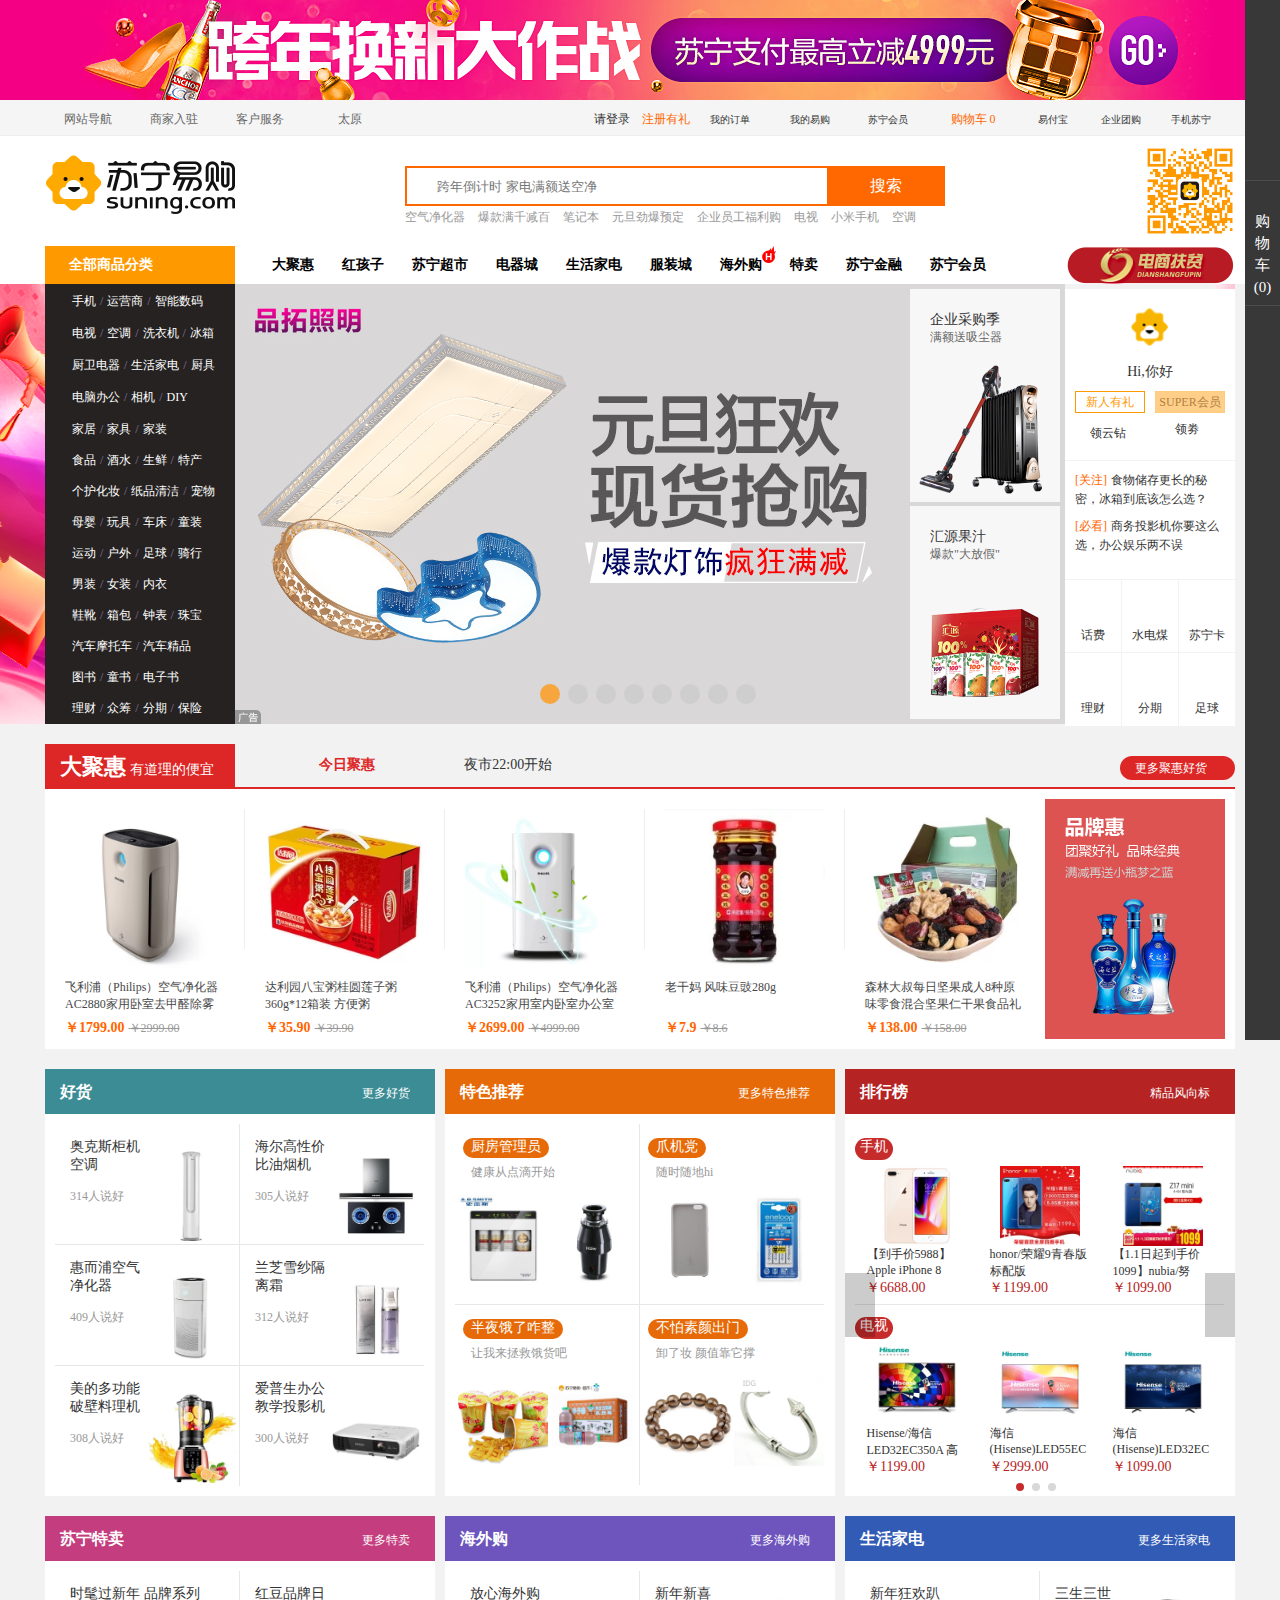
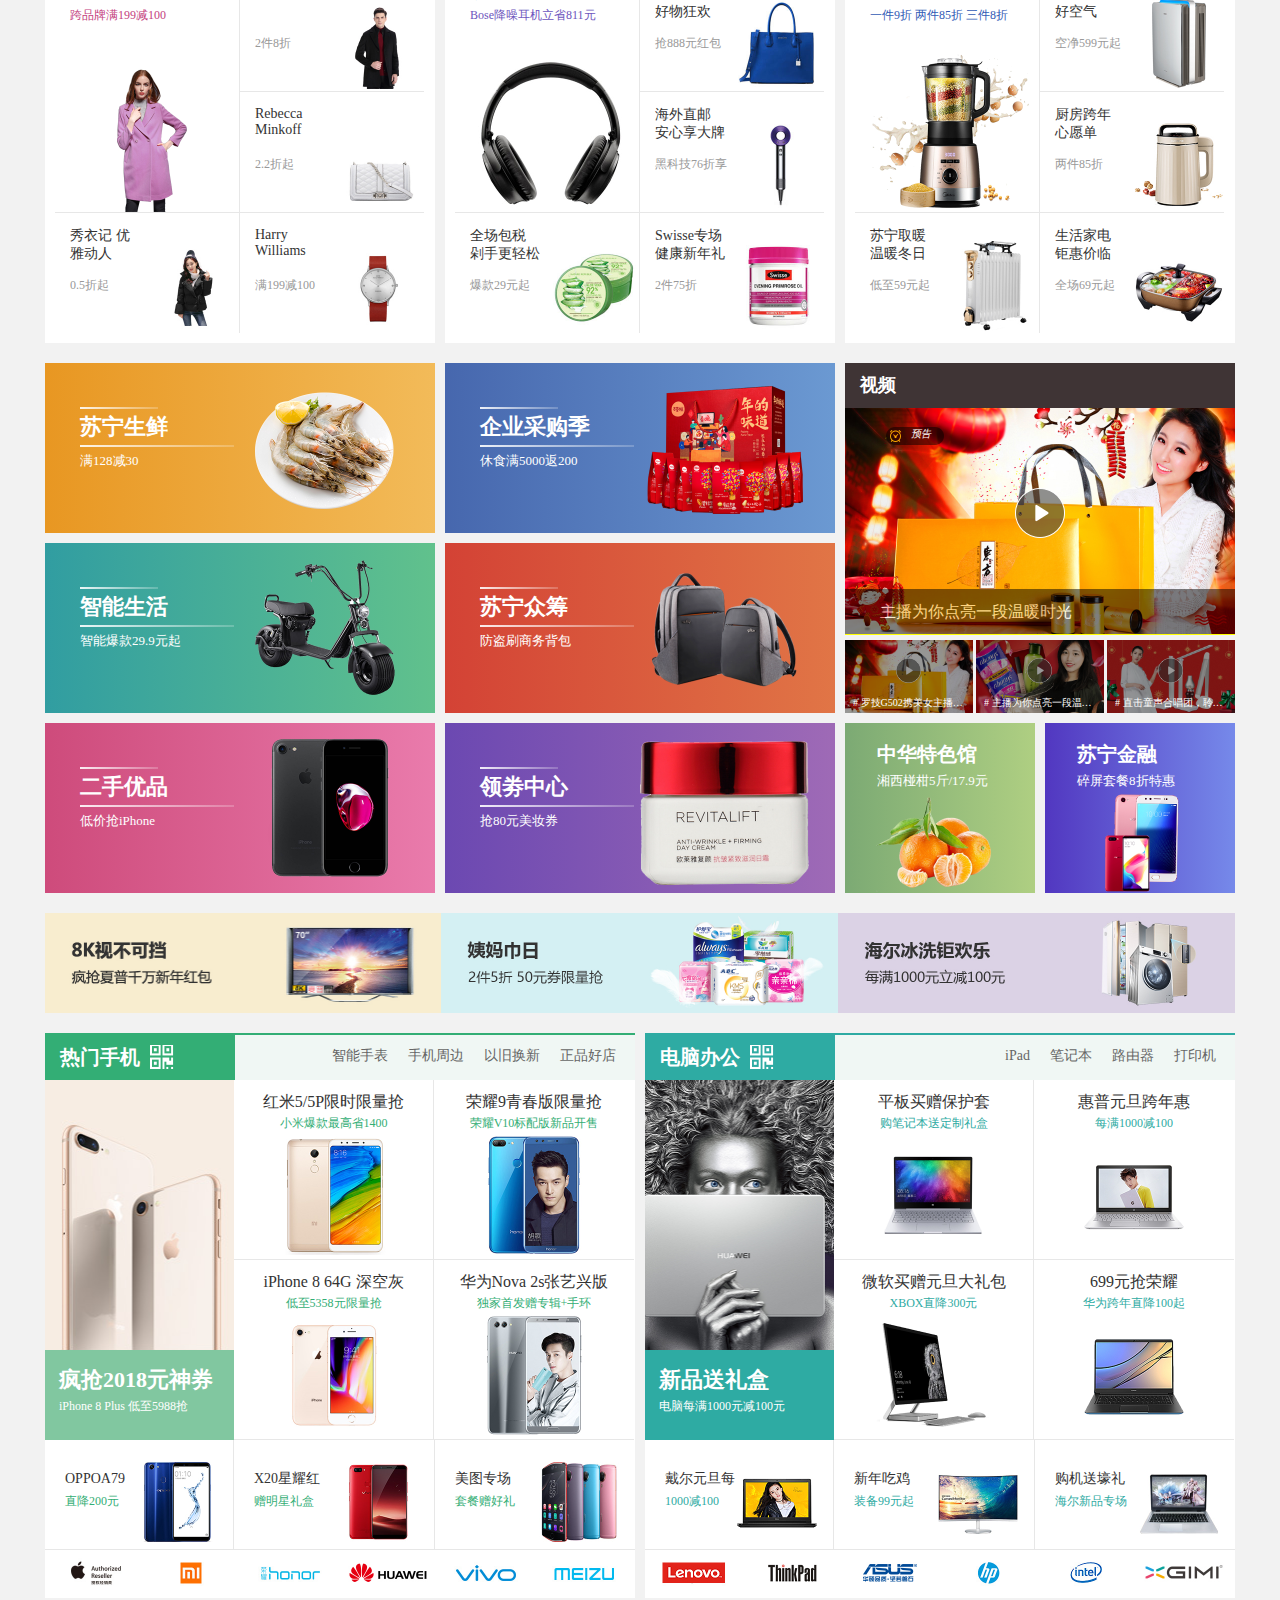
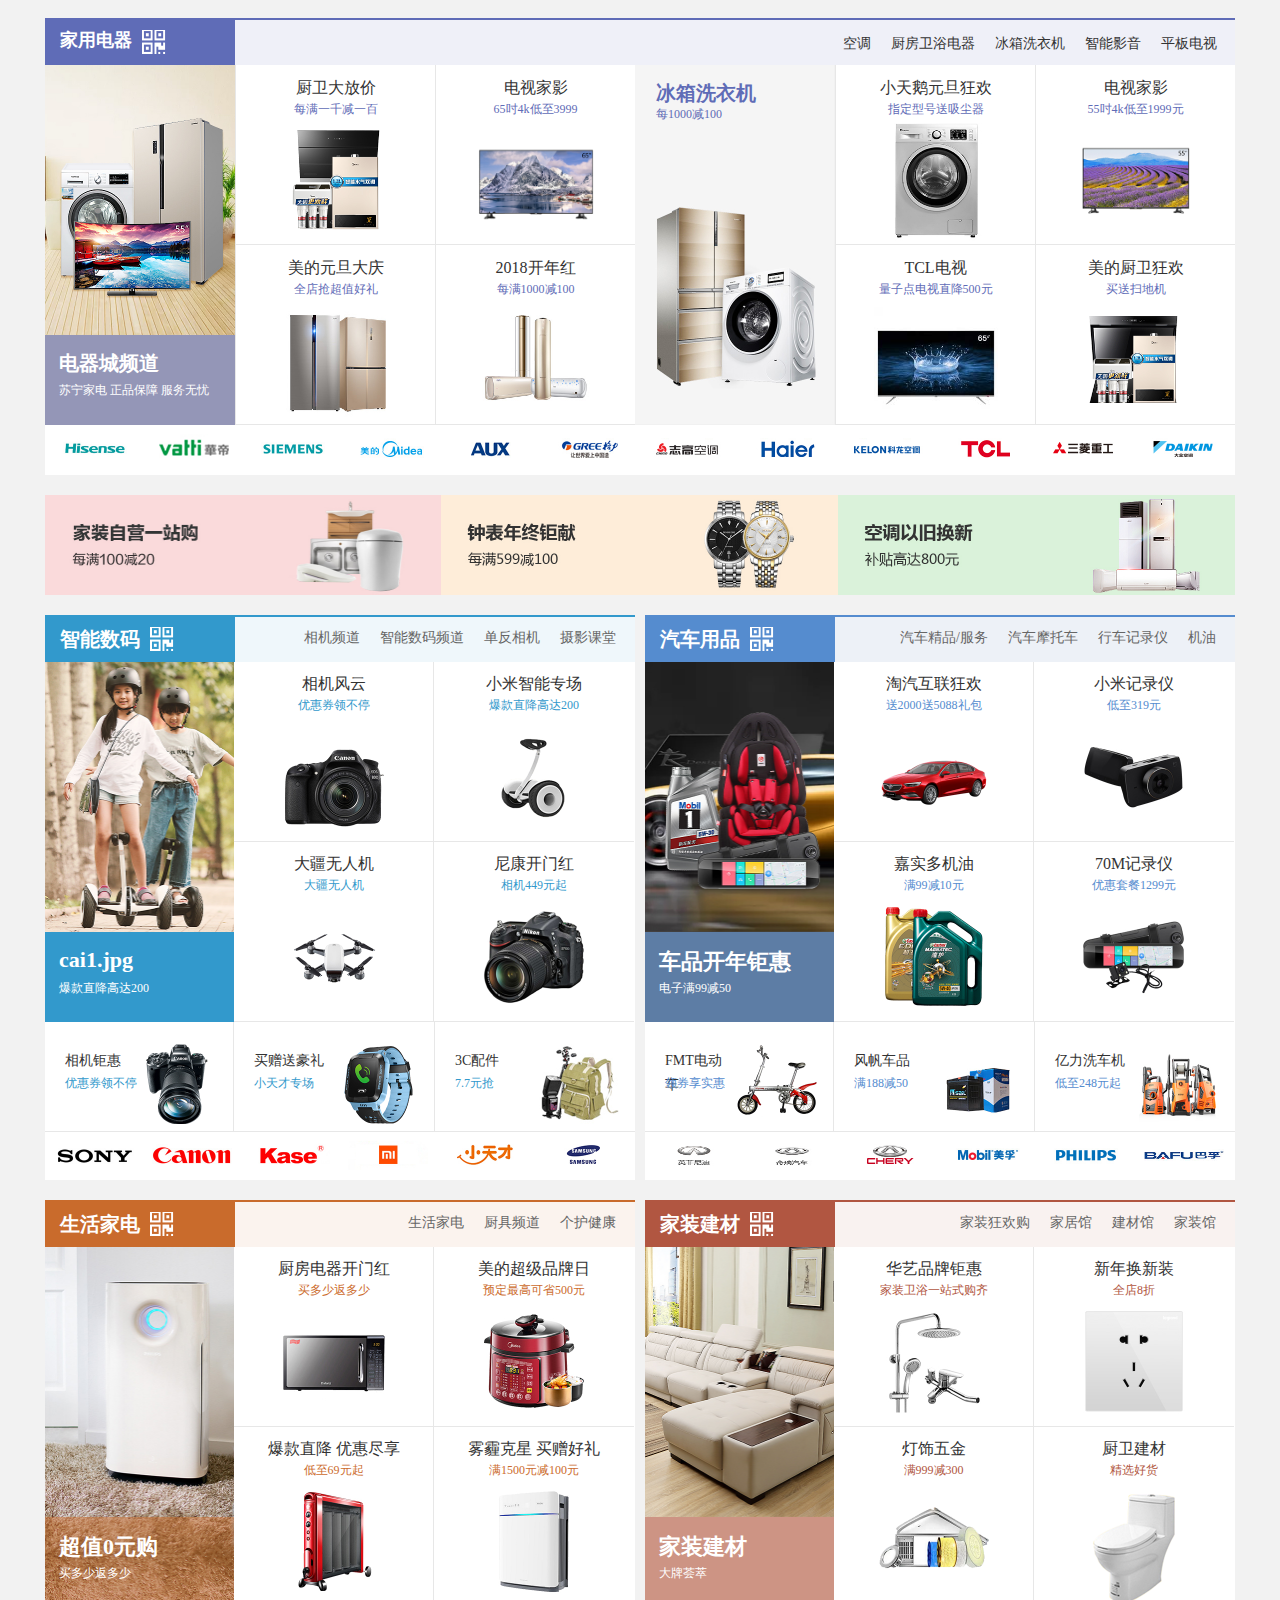
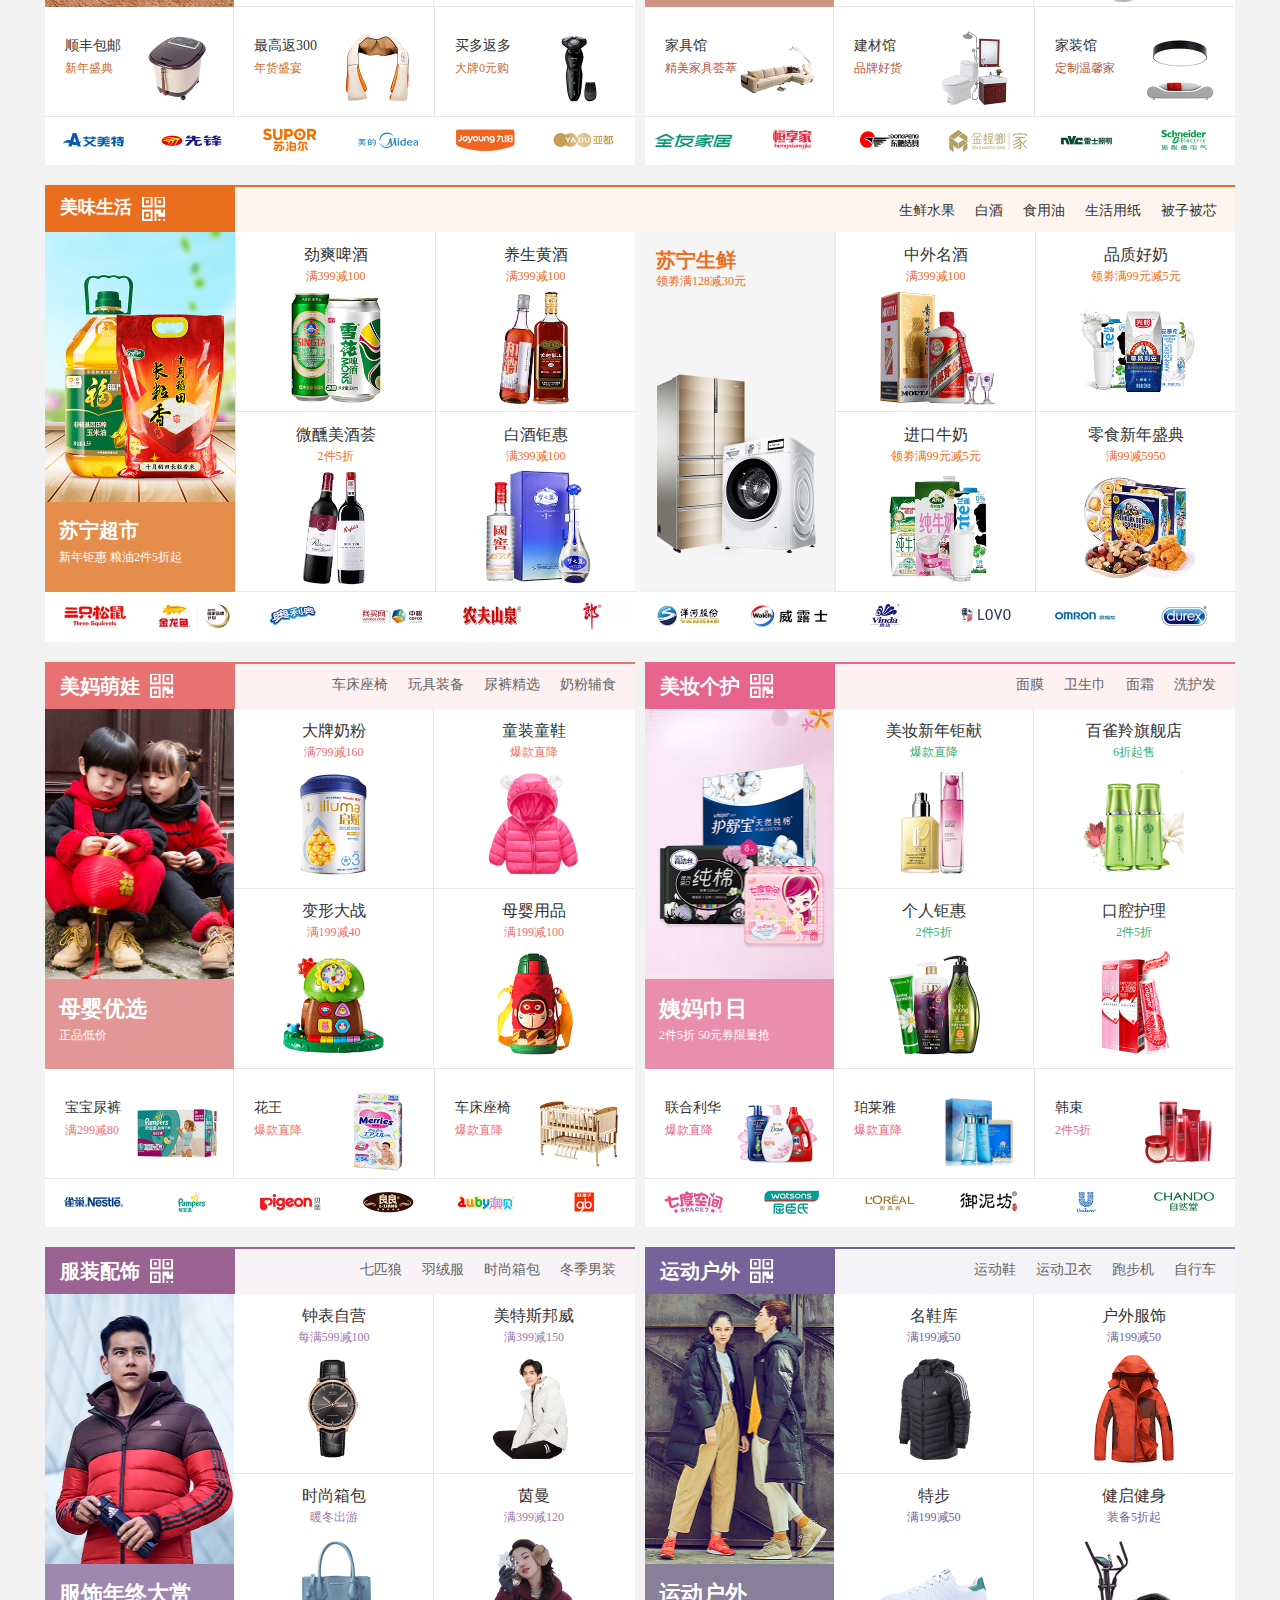
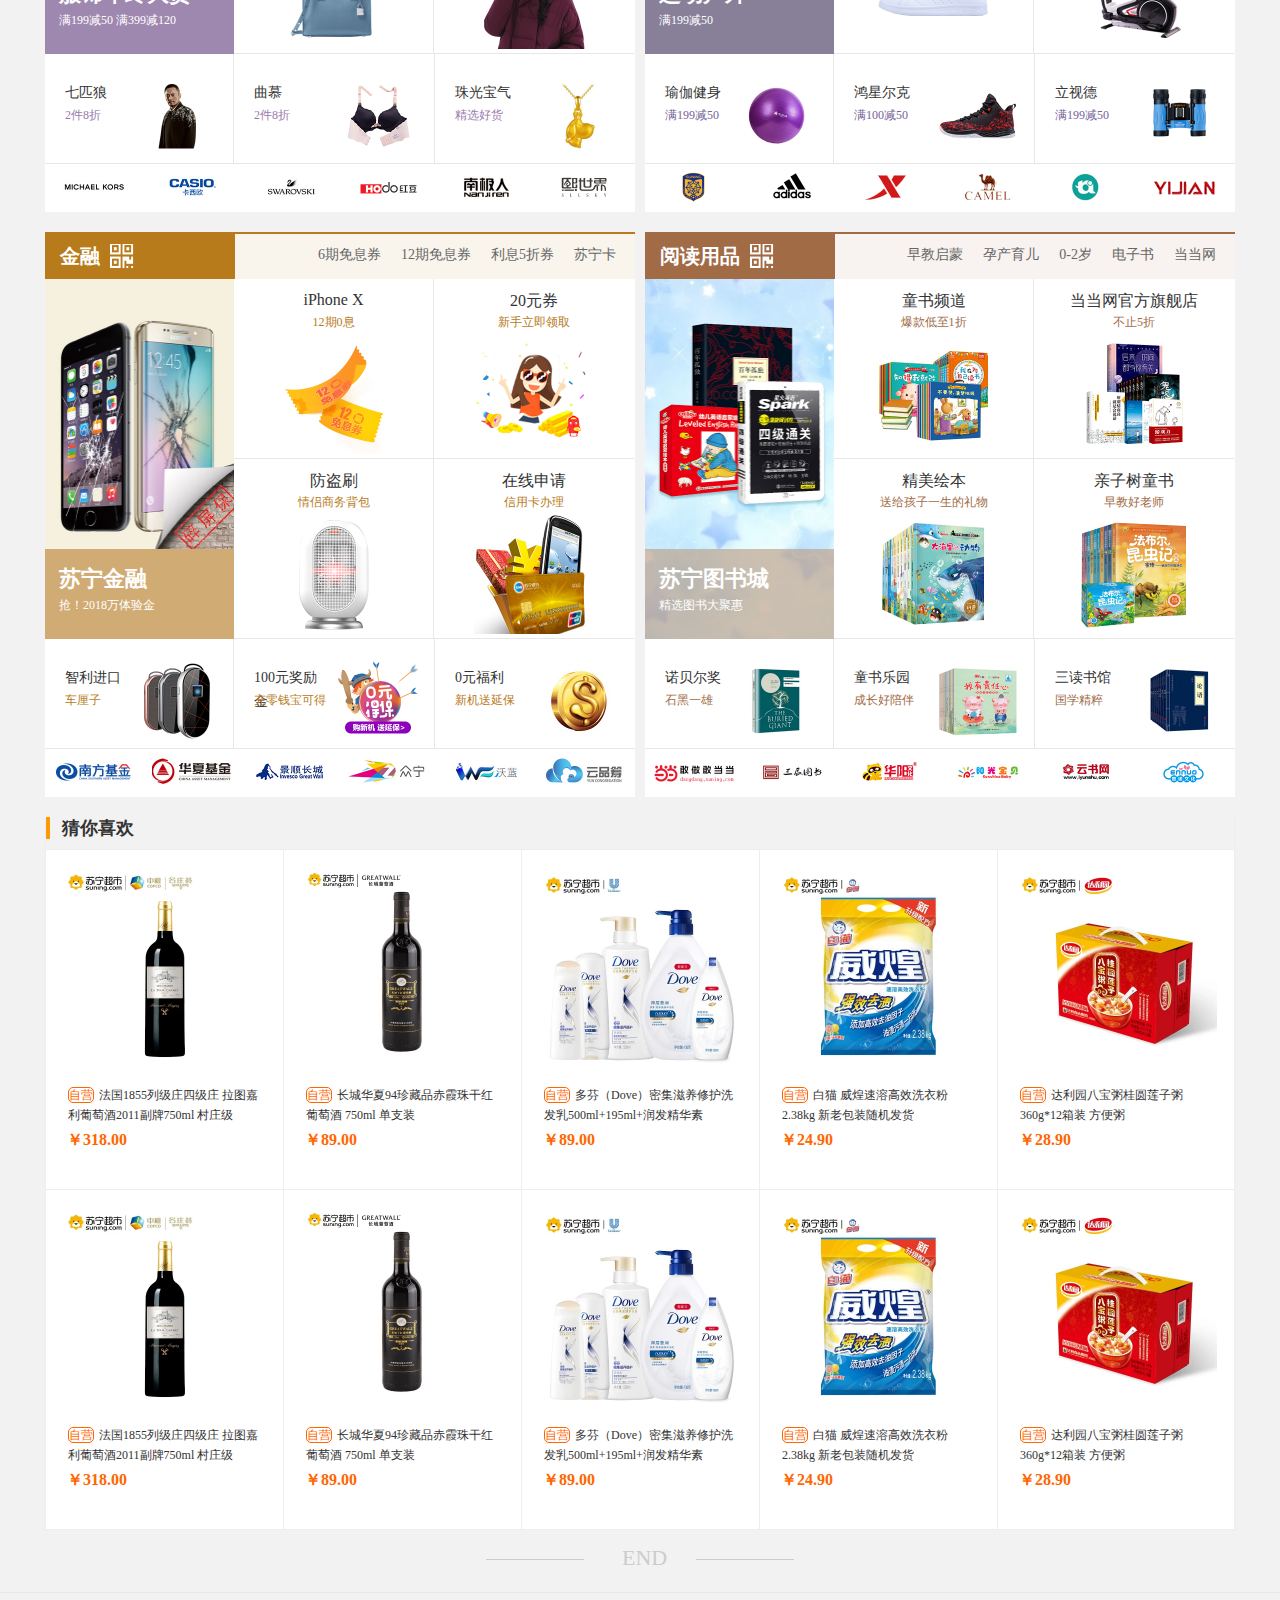
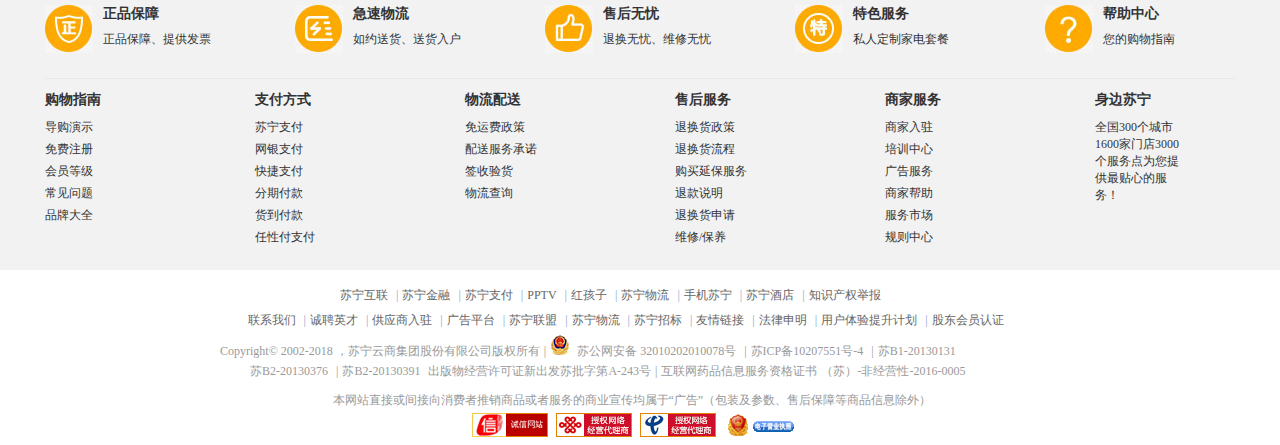
<file: zhuye/project/mysuning/index.html>
<!DOCTYPE html>
<html lang="en">
<head>
	<meta charset="UTF-8">
	<title>苏宁</title>
	<link rel="stylesheet" href="https://at.alicdn.com/t/font_525810_jdii4sxao3bu766r.css">
	<link rel="stylesheet" href="css/index.css">
	<link rel="stylesheet" href="css/base.css">
	<link rel="shortcut icon" href="img/logo.icon">

</head>
<body>
	<div class="fixed">
		<ul>
			<li><a href="" class="oone"><i class="iconfont">&#xe613;</i></a></li>
			<li><a href="" class="ttwo"><i class="iconfont">&#xe64a;</i>购物车(0)</a></li>
			<li class="si">
				<a href="">
					<i class="iconfont">&#xe664;</i>
					<div class="block" style="left:0;">消息</div>
				</a>
			</li>
			<li class="si"><a href=""><i class="iconfont">&#xe60f;</i><div class="block">理财</div></a></li>
			<li class="si">
				<a href="">
					<i class="iconfont">&#xe610;</i>
					<div class="block">足迹</div>
				</a>
			</li>
			<li class="si"><a href=""><i class="iconfont">&#xe614;</i><div class="block">签到</div></a></li>
			<li class="san"><a href=""><i class="iconfont">&#xe616;</i><div class="block1">在线咨询</div></a></li>
			<li class="san"><a href=""><i class="iconfont">&#xe623;</i><div class="block1">意见反馈</div></a></li>
			<li><a href="" class="jiu"><i class="iconfont">&#xe656;</i></a></li>
			<li class="san"><a href=""><i class="iconfont">&#xe685;</i><div class="block1">回到顶部</div></a></li>
		</ul>
	</div>
<!-- 头部开始 -->
	<div class="head">
		<a href="" class="head_box" title="跨年整体活动">
			<img src="img/shanchu.jpg" alt="" class="shanchu">
			<div class="head_img">
				<img src="img/head.jpg" alt="">
			</div>
		</a>
	</div>
<!-- 头部结束 -->
<!-- 头部下登录开始 -->
	<div class="hd">
		<div class="hd_box">
			<ul class="hd_left">
				<li class="shan">
					<span>网站导航</span>
					<i class="iconfont">&#xe61a;</i>
					<div class="hidden1">
						<dl>
						<dt>特色购物</dt>
						<dd>
							<p>苏宁互联</p>
							<p>苏宁达人</p>
							<p>苏宁卡</p>
							<p>海外购</p>
							<p>办公直通车</p>
							<p>以旧换新</p>
							<p>二手优品</p>
							<p>领券中心</p>
							<p>香港苏宁</p>
							<p>苏宁特卖</p>
							<p>节能超市</p>
						</dd>
					</dl>
						<dl>
							<dt>特色购物</dt>
							<dd>
								<p>苏宁互联</p>
								<p>苏宁达人</p>
								<p>苏宁卡</p>
								<p>海外购</p>
								<p>办公直通车</p>
								<p>以旧换新</p>
								<p>二手优品</p>
								<p>领券中心</p>
								<p>香港苏宁</p>
								<p>苏宁特卖</p>
								<p>节能超市</p>
							</dd>
						</dl>
						<dl>
							<dt>特色购物</dt>
							<dd>
								<p>苏宁互联</p>
								<p>苏宁达人</p>
								<p>苏宁卡</p>
								<p>海外购</p>
								<p>办公直通车</p>
								<p>以旧换新</p>
								<p>二手优品</p>
								<p>领券中心</p>
								<p>香港苏宁</p>
								<p>苏宁特卖</p>
								<p>节能超市</p>
							</dd>
						</dl>
						<dl>
							<dt>特色购物</dt>
							<dd>
								<p>苏宁互联</p>
								<p>苏宁达人</p>
								<p>苏宁卡</p>
								<p>海外购</p>
								<p>办公直通车</p>
								<p>以旧换新</p>
								<p>二手优品</p>
								<p>领券中心</p>
								<p>香港苏宁</p>
								<p>苏宁特卖</p>
								<p>节能超市</p>
							</dd>
						</dl>
						<dl>
							<dt>特色购物</dt>
							<dd>
								<p>苏宁互联</p>
								<p>苏宁达人</p>
								<p>苏宁卡</p>
								<p>海外购</p>
								<p>办公直通车</p>
								<p>以旧换新</p>
								<p>二手优品</p>
								<p>领券中心</p>
								<p>香港苏宁</p>
								<p>苏宁特卖</p>
								<p>节能超市</p>
							</dd>
						</dl></div>
				</li>
				<li class="shan">
					<span class="two">商家入驻</span>
					<i class="iconfont">&#xe61a;</i>
					<div class="hidden1">
						<p>合作招商</p>
						<p>服务市场</p>
						<p>金融中心</p>
						<p>培训中心</p>
						<p>增值服务</p>
						<p>规则中心</p>
					</div>
				</li>
				<li class="shan">
					<span>客户服务</span>
					<i class="iconfont">&#xe61a;</i>
					<div class="hidden1 ke"><p>合作招商</p>
						<p>服务市场</p>
						<p>金融中心</p>
						<p>培训中心</p>
						<p>增值服务</p>
						<p>规则中心</p></div>
				</li>
				<li>
					<i class="iconfont icon1">&#xe601;</i>
					<span class="ditu">太原</span>
					<i class="iconfont icon2">&#xe666;</i>
				</li>
			</ul>
			<div class="hd_right">
		<!-- 登录 -->
				<div class="denglu_box">
					<a href="">请登录</a>
					<a href="">注册有礼</a>
				</div>
		<!-- 登录结束 -->
	<!-- 我的 -->
			<div class="my choice">
				<a href="">我的订单</a>
				<i class="iconfont">&#xe61a;</i>
				<div class="hiddenz">订单</div>
			</div>
			<div class="my choice">
				<a href="">我的易购</a>
				<i class="iconfont">&#xe61a;</i>
				<div class="hiddenz">我的易购</div>
			</div>
			<div class="my border">
				<a href="">苏宁会员</a>
			</div>
			<div class="my choice">
				<i class="iconfont icon2">&#xe609;</i>
				<a href="" class="my_gouwu">购物车 0</a>
				<i class="iconfont">&#xe61a;</i>
				<div class="hiddenz">购物车</div>
			</div>
			<div class="my border">
				<a href="">易付宝</a>
			</div>
			<div class="my border">
				<a href="">企业团购</a>
			</div>
			<div class="my choice">
				<a href="">手机苏宁</a>
				<i class="iconfont">&#xe61a;</i>
				<div class="hiddenz">手机苏宁</div>
			</div>
	<!-- 我的结束 -->
			</div>
		</div>
	</div>
<!-- 头部下登录结束 -->
<!-- 搜索开始 -->
<div class="bai">
	<div class="sousuo">
		<div class="sousuo_L">
			<a href="">
				<img src="img/logo.jpg" alt="">
			</a>
		</div>
		<div class="sousuo_C">
			<div class="sousuo_box">
				<input type="text" class="sousuo_kuan" placeholder="跨年倒计时 家电满额送空净">
				<div class="sousuo_left">
					<i class="iconfont">&#xe600;</i>
				</div>
				<input type="button" value="搜索" class="sousuo_right">
				<div class="sousuo_bottom">
					<a href="">空气净化器</a>
					<a href="">爆款满千减百</a>
					<a href="">笔记本</a>
					<a href="">元旦劲爆预定</a>
					<a href="">企业员工福利购</a>
					<a href="">电视</a>
					<a href="">小米手机</a>
					<a href="">空调</a>
				</div>
			</div>
		</div>
		<div class="sousuo_R">
			<img src="img/erweima.jpg" alt="">
		</div>
	</div>
<!-- 搜索结束 -->
<!-- 导航开始 -->
	<div class="nav">
		<div class="nav_left">
			<i class="iconfont">&#xe845;</i>
			<span>全部商品分类</span>
		</div>
		<div class="nav_center">
			<ul class="center_box">
				<li>
					<a href="">大聚惠</a>
					<div class="beijing"></div>
				</li>
				<li>
					<a href="">红孩子</a>
					<div class="beijing"></div>
				</li>
				<li>
					<a href="">苏宁超市</a>
					<div class="beijing"></div>
				</li>
				<li>
					<a href="">电器城</a>
					<div class="beijing"></div>
				</li>
				<li>
					<a href="">生活家电</a>
					<div class="beijing"></div>
				</li>
				<li>
					<a href="">服装城</a>
					<div class="beijing"></div>
				</li>
				<li>
					<a href="">海外购</a>
					<div class="H"></div>
					<div class="beijing"></div>
				</li>
				<li>
					<a href="">特卖</a>
					<div class="beijing"></div>
				</li>
				<li>
					<a href="">苏宁金融</a>
					<div class="beijing"></div>
				</li>
				<li>
					<a href="">苏宁会员</a>
					<div class="beijing"></div>
				</li>
			</ul>
		</div>
		<div class="nav_right">
			<a href=""><img src="img/nav.jpg" alt=""></a>
		</div>
	</div>
</div>
<!-- 导航结束 -->
<!-- banner开始 -->
	<div class="banner">
		<div class="banner_box">
			<div class="banner_hezi">
				<div class="banner_zuo">
					<img src="img/bannerzuo.jpg" alt="">
				</div>
				<ul class="banner_center">
					<li class="active z"><a href=""><img src="img/banner8.jpg" alt=""></a></li>
					<li><a href=""><img src="img/banner2.jpg" alt=""></a></li>
					<li><a href=""><img src="img/banner3.jpg" alt=""></a></li>
					<li><a href=""><img src="img/banner4.jpg" alt=""></a></li>
					<li><a href=""><img src="img/banner5.jpg" alt=""></a></li>
					<li><a href=""><img src="img/banner6.jpg" alt=""></a></li>
					<li><a href=""><img src="img/banner7.jpg" alt=""></a></li>
					<li><a href=""><img src="img/banner5.jpg" alt=""></a></li>
					<div class="banner_dian">
						<span class="button active"></span>
						<span class="button"></span>
						<span class="button"></span>
						<span class="button"></span>
						<span class="button"></span>
						<span class="button"></span>
						<span class="button"></span>
						<span class="button"></span>
					</div>
					<div class="center_left">
						<a href="" class="center_top" title="企业采购季">
							<div>企业采购季</div>
							<div>满额送吸尘器</div>
							<img src="img/banner9.jpg" alt="">
						</a>
						<a href="" class="center_bottom" title="汇源果汁">
							<div>汇源果汁</div>
							<div>爆款"大放假"</div>
							<img src="img/banner10.jpg" alt="">
						</a>
					</div>
					<div class="zuojian">
						<i class="iconfont">&#xe604;</i>
					</div>
					<div class="youjian">
						<i class="iconfont">&#xe605;</i>
					</div>
				</ul>
				<ul class="banner_left">
					<li class="br_word">
						<i class="iconfont">&#xe615;</i>
						<a href="">手机</a>
						<span>/</span>
						<a href="">运营商</a>
						<span>/</span>
						<a href="">智能数码</a>
						<div class="none_nn ji">1</div>
					</li>
					<li class="br_word">
						<i class="iconfont">&#xe61b;</i>
						<a href="">电视</a>
						<span>/</span>
						<a href="">空调</a>
						<span>/</span>
						<a href="">洗衣机</a>
						<span>/</span>
						<a href="">冰箱</a>
						<div class="none_nn">2</div>
					</li>
					<li class="br_word">
						<i class="iconfont">&#xe620;</i>
						<a href="">厨卫电器</a>
						<span>/</span>
						<a href="">生活家电</a>
						<span>/</span>
						<a href="">厨具</a>
						<div class="none_nn">3</div>
					</li>
					<li class="br_word">
						<i class="iconfont">&#xe603;</i>
						<a href="">电脑办公</a>
						<span>/</span>
						<a href="">相机</a>
						<span>/</span>
						<a href="">DIY</a>
						<div class="none_nn">4</div>
					</li>
					<li class="br_word br_word1">
						<i class="iconfont">&#xe618;</i>
						<a href="">家居</a>
						<span>/</span>
						<a href="">家具</a>
						<span>/</span>
						<a href="">家装</a>
						<div class="none_nn">5</div>
					</li>
					<li class="br_word br_word1">
						<i class="iconfont">&#xe629;</i>
						<a href="">食品</a>
						<span>/</span>
						<a href="">酒水</a>
						<span>/</span>
						<a href="">生鲜</a>
						<span>/</span>
						<a href="">特产</a>
						<div class="none_nn">6</div>
					</li>
					<li class="br_word br_word1">
						<i class="iconfont">&#xe640;</i>
						<a href="">个护化妆</a>
						<span>/</span>
						<a href="">纸品清洁</a>
						<span>/</span>
						<a href="">宠物</a>
						<div class="none_nn">7</div>
					</li>
					<li class="br_word br_word1">
						<i class="iconfont">&#xe619;</i>
						<a href="">母婴</a>
						<span>/</span>
						<a href="">玩具</a>
						<span>/</span>
						<a href="">车床</a>
						<span>/</span>
						<a href="">童装</a>
						<div class="none_nn">8</div>
					</li>
					<li class="br_word br_word1">
						<i class="iconfont">&#xe602;</i>
						<a href="">运动</a>
						<span>/</span>
						<a href="">户外</a>
						<span>/</span>
						<a href="">足球</a>
						<span>/</span>
						<a href="">骑行</a>
						<div class="none_nn">9</div>
					</li>
					<li class="br_word br_word1">
						<i class="iconfont">&#xe61e;</i>
						<a href="">男装</a>
						<span>/</span>
						<a href="">女装</a>
						<span>/</span>
						<a href="">内衣</a>
						<div class="none_nn">10</div>
					</li>
					<li class="br_word br_word1">
						<i class="iconfont">&#xe60a;</i>
						<a href="">鞋靴</a>
						<span>/</span>
						<a href="">箱包</a>
						<span>/</span>
						<a href="">钟表</a>
						<span>/</span>
						<a href="">珠宝</a>
						<div class="none_nn">11</div>
					</li>
					<li class="br_word br_word1">
						<i class="iconfont">&#xe60b;</i>
						<a href="">汽车摩托车</a>
						<span>/</span>
						<a href="">汽车精品</a>
						<div class="none_nn">12</div>
					</li>
					<li class="br_word br_word1">
						<i class="iconfont">&#xe671;</i>
						<a href="">图书</a>
						<span>/</span>
						<a href="">童书</a>
						<span>/</span>
						<a href="">电子书</a>
						<div class="none_nn">13</div>
					</li>
					<li class="br_word br_word1">
						<i class="iconfont">&#xe69f;</i>
						<a href="">理财</a>
						<span>/</span>
						<a href="">众筹</a>
						<span>/</span>
						<a href="">分期</a>
						<span>/</span>
						<a href="">保险</a>
						<div class="none_nn">14</div>
					</li>
				</ul>
				<div class="banner_right">
					<div class="right_top">
						<a href="" class="touxiang">
							<img src="img/touxiang.jpg" alt="">
						</a>
						<div class="hi">Hi,你好</div>
						<div class="xinren">新人有礼</div>
						<div class="huiyuan">SUPER会员</div>
						<a href="" class="zuan">
							<i class="iconfont">&#xe64e;</i>
							<span>领云钻</span>
							<i class="iconfont icon1">&#xe61c;</i>
						</a>
						<a href="" class="juan">
							<i class="iconfont">&#xe693;</i>
							<span>领劵</span>
							<i class="iconfont icon1">&#xe61c;</i>
						</a>
					</div>
					<div class="right_center">
						<a href="" class="one">[关注]</a>
						<a href="">食物储存更长的秘密，冰箱到底该怎么选？</a>
						<div class="bikan">
							<a href="" class="one">[必看]</a>
							<a href="">商务投影机你要这么选，办公娱乐两不误</a>
						</div>
					</div>
					<ul class="right_bottom">
						<li class="top">
							<a href="">
								<i class="iconfont">&#xe606;</i>
								<div>话费</div>
							</a>
						</li>
						<li class="top">
							<a href="">
								<i class="iconfont">&#xe627;</i>
								<div>水电煤</div>
							</a>
						</li>
						<li class="top">
							<a href="">
								<i class="iconfont">&#xe669;</i>
								<div>苏宁卡</div>
							</a>
						</li>
						<li class="bottom">
							<a href="">
								<i class="iconfont">&#xe634;</i>
								<div>理财</div>
							</a>
						</li>
						<li class="bottom">
							<a href="">
								<i class="iconfont">&#xe61d;</i>
								<div>分期</div>
							</a>
						</li>
						<li class="bottom">
							<a href="">
								<i class="iconfont">&#xe635;</i>
								<div>足球</div>
							</a>
						</li>
					</ul>
				</div>
			</div>
		</div>
	</div>
<!-- banner结束 -->
<!--隐藏搜索框开始-->
	<div class="hidden">
		<div class="hidden_cen">
			<div class="hidden_left">
				<i class="iconfont">&#xe845;</i>
				<span>全部商品分类</span>
			</div>
			<div class="hidden_box">
				<input type="text" class="hidden_kuan" placeholder="跨年倒计时 家电满额送空净">
				<div class="hidden_ss">
					<i class="iconfont">&#xe600;</i>
				</div>
				<input type="button" value="搜索" class="hidden_suo">
			</div>
			<div class="denglu_hidden">
				<a href="">请登录</a>
				<a href="">注册有礼</a>
			</div>
			<div class="my_hidden">
				<i class="iconfont icon2">&#xe609;</i>
				<a href="" class="hidden_gouwu">购物车 0</a>
				<i class="iconfont">&#xe61a;</i>
			</div>
		</div>
	</div>
<!--隐藏搜索框结束-->
<!-- 聚惠开始 -->
	<div class="juhui">
		<div class="juhui_top">
			<div class="juhui_left">
				<span>大聚惠</span>
				<span>有道理的便宜</span>
			</div>
			<div class="jin_bb">
				<h6 class="jj active">
					<i class="iconfont">&#xe60c;</i>
					<span class="jinri_word ">今日聚惠</span>
				</h6>
				<h6 class="jj">
					<i class="iconfont">&#xe607;</i>
					<span class="yeshi_word">夜市22:00开始</span>
				</h6>
			</div>
			<a href="" class="jiuhui_right">
				<span>更多聚惠好货</span>
				<div class="RR">
					<i class="iconfont">&#xe61c;</i>
				</div>
			</a>
		</div>
		<div class="juhui_bottom">
			<ul class="bottom_five active1">
				<li>
					<a href="" class="five_box" title="飞利浦（Philips）空气净化器 AC2880家用卧室去甲醛除雾霾杀菌PM2.5二手烟异味">
						<div class="five_top">
							<img src="img/juhui1.jpg" alt="">
						</div>
						<div class="five_shu"></div>
						<div class="five_center">
							<p>飞利浦（Philips）空气净化器 AC2880家用卧室去甲醛除雾</p>
						</div>
						<div class="five_jiage">
							<span>￥1799.00</span>
							<span>￥2999.00</span>
						</div>
					</a>
				</li>
				<li>
					<a href="" class="five_box" title="达利园八宝粥桂圆莲子粥360g*12箱装 方便粥">
						<div class="five_top">
							<img src="img/juhui2.jpg" alt="">
						</div>
						<div class="five_shu"></div>
						<div class="five_center">
							<p>达利园八宝粥桂圆莲子粥360g*12箱装 方便粥</p>
						</div>
						<div class="five_jiage">
							<span>￥35.90</span>
							<span>￥39.90</span>
						</div>
					</a>
				</li>
				<li>
					<a href="" class="five_box" title="飞利浦（Philips）空气净化器AC3252家用室内卧室办公室除甲醛雾霾烟尘PM2.5">
						<div class="five_top">
							<img src="img/juhui3.jpg" alt="">
						</div>
						<div class="five_shu"></div>
						<div class="five_center">
							<p>飞利浦（Philips）空气净化器AC3252家用室内卧室办公室</p>
						</div>
						<div class="five_jiage">
							<span>￥2699.00</span>
							<span>￥4999.00</span>
						</div>
					</a>
				</li>
				<li>
					<a href="" class="five_box" title="老干妈 风味豆豉280g">
						<div class="five_top">
							<img src="img/juhui4.jpg" alt="">
						</div>
						<div class="five_shu"></div>
						<div class="five_center">
							<p>老干妈 风味豆豉280g</p>
						</div>
						<div class="five_jiage">
							<span>￥7.9</span>
							<span>￥8.6</span>
						</div>
					</a>
				</li>
				<li>
					<a href="" class="five_box" title="森林大叔每日坚果成人8种原味零食混合坚果仁干果食品礼包780克">
						<div class="five_top">
							<img src="img/juhui5.jpg" alt="">
						</div>
						<div class="five_center">
							<p>森林大叔每日坚果成人8种原味零食混合坚果仁干果食品礼</p>
						</div>
						<div class="five_jiage">
							<span>￥138.00</span>
							<span>￥158.00</span>
						</div>
					</a>
				</li>
				<li>
					<a href="" class="five_box" title="飞利浦（Philips）空气净化器 AC2880家用卧室去甲醛除雾霾杀菌PM2.5二手烟异味">
						<div class="five_top">
							<img src="img/juhui1.jpg" alt="">
						</div>
						<div class="five_shu"></div>
						<div class="five_center">
							<p>飞利浦（Philips）空气净化器 AC2880家用卧室去甲醛除雾</p>
						</div>
						<div class="five_jiage">
							<span>￥1799.00</span>
							<span>￥2999.00</span>
						</div>
					</a>
				</li>
				<li>
					<a href="" class="five_box" title="达利园八宝粥桂圆莲子粥360g*12箱装 方便粥">
						<div class="five_top">
							<img src="img/juhui2.jpg" alt="">
						</div>
						<div class="five_shu"></div>
						<div class="five_center">
							<p>达利园八宝粥桂圆莲子粥360g*12箱装 方便粥</p>
						</div>
						<div class="five_jiage">
							<span>￥35.90</span>
							<span>￥39.90</span>
						</div>
					</a>
				</li>
				<li>
					<a href="" class="five_box" title="飞利浦（Philips）空气净化器AC3252家用室内卧室办公室除甲醛雾霾烟尘PM2.5">
						<div class="five_top">
							<img src="img/juhui3.jpg" alt="">
						</div>
						<div class="five_shu"></div>
						<div class="five_center">
							<p>飞利浦（Philips）空气净化器AC3252家用室内卧室办公室</p>
						</div>
						<div class="five_jiage">
							<span>￥2699.00</span>
							<span>￥4999.00</span>
						</div>
					</a>
				</li>
				<li>
					<a href="" class="five_box" title="老干妈 风味豆豉280g">
						<div class="five_top">
							<img src="img/juhui4.jpg" alt="">
						</div>
						<div class="five_shu"></div>
						<div class="five_center">
							<p>老干妈 风味豆豉280g</p>
						</div>
						<div class="five_jiage">
							<span>￥7.9</span>
							<span>￥8.6</span>
						</div>
					</a>
				</li>
				<li>
					<a href="" class="five_box" title="森林大叔每日坚果成人8种原味零食混合坚果仁干果食品礼包780克">
						<div class="five_top">
							<img src="img/juhui5.jpg" alt="">
						</div>
						<div class="five_center">
							<p>森林大叔每日坚果成人8种原味零食混合坚果仁干果食品礼</p>
						</div>
						<div class="five_jiage">
							<span>￥138.00</span>
							<span>￥158.00</span>
						</div>
					</a>
				</li>
				<li>
					<a href="" class="five_box" title="飞利浦（Philips）空气净化器 AC2880家用卧室去甲醛除雾霾杀菌PM2.5二手烟异味">
						<div class="five_top">
							<img src="img/juhui1.jpg" alt="">
						</div>
						<div class="five_shu"></div>
						<div class="five_center">
							<p>飞利浦（Philips）空气净化器 AC2880家用卧室去甲醛除雾</p>
						</div>
						<div class="five_jiage">
							<span>￥1799.00</span>
							<span>￥2999.00</span>
						</div>
					</a>
				</li>
				<li>
					<a href="" class="five_box" title="达利园八宝粥桂圆莲子粥360g*12箱装 方便粥">
						<div class="five_top">
							<img src="img/juhui2.jpg" alt="">
						</div>
						<div class="five_shu"></div>
						<div class="five_center">
							<p>达利园八宝粥桂圆莲子粥360g*12箱装 方便粥</p>
						</div>
						<div class="five_jiage">
							<span>￥35.90</span>
							<span>￥39.90</span>
						</div>
					</a>
				</li>
				<li>
					<a href="" class="five_box" title="飞利浦（Philips）空气净化器AC3252家用室内卧室办公室除甲醛雾霾烟尘PM2.5">
						<div class="five_top">
							<img src="img/juhui3.jpg" alt="">
						</div>
						<div class="five_shu"></div>
						<div class="five_center">
							<p>飞利浦（Philips）空气净化器AC3252家用室内卧室办公室</p>
						</div>
						<div class="five_jiage">
							<span>￥2699.00</span>
							<span>￥4999.00</span>
						</div>
					</a>
				</li>
				<li>
					<a href="" class="five_box" title="老干妈 风味豆豉280g">
						<div class="five_top">
							<img src="img/juhui4.jpg" alt="">
						</div>
						<div class="five_shu"></div>
						<div class="five_center">
							<p>老干妈 风味豆豉280g</p>
						</div>
						<div class="five_jiage">
							<span>￥7.9</span>
							<span>￥8.6</span>
						</div>
					</a>
				</li>
				<li>
					<a href="" class="five_box" title="森林大叔每日坚果成人8种原味零食混合坚果仁干果食品礼包780克">
						<div class="five_top">
							<img src="img/juhui5.jpg" alt="">
						</div>
						<div class="five_center">
							<p>森林大叔每日坚果成人8种原味零食混合坚果仁干果食品礼</p>
						</div>
						<div class="five_jiage">
							<span>￥138.00</span>
							<span>￥158.00</span>
						</div>
					</a>
				</li>
			</ul>
			<ul class="bottom_five">
				<li>
					<a href="" class="five_box" title="飞利浦（Philips）空气净化器 AC2880家用卧室去甲醛除雾霾杀菌PM2.5二手烟异味">
						<div class="five_top">
							<img src="img/juhui1.jpg" alt="">
						</div>
						<div class="five_shu"></div>
						<div class="five_center">
							<p>飞利浦（Philips）空气净化器 AC2880家用卧室去甲醛除雾</p>
						</div>
						<div class="five_jiage">
							<span>￥1799.00</span>
							<span>￥2999.00</span>
						</div>
					</a>
				</li>
				<li>
					<a href="" class="five_box" title="达利园八宝粥桂圆莲子粥360g*12箱装 方便粥">
						<div class="five_top">
							<img src="img/juhui1.jpg" alt="">
						</div>
						<div class="five_shu"></div>
						<div class="five_center">
							<p>达利园八宝粥桂圆莲子粥360g*12箱装 方便粥</p>
						</div>
						<div class="five_jiage">
							<span>￥35.90</span>
							<span>￥39.90</span>
						</div>
					</a>
				</li>
				<li>
					<a href="" class="five_box" title="飞利浦（Philips）空气净化器AC3252家用室内卧室办公室除甲醛雾霾烟尘PM2.5">
						<div class="five_top">
							<img src="img/juhui1.jpg" alt="">
						</div>
						<div class="five_shu"></div>
						<div class="five_center">
							<p>飞利浦（Philips）空气净化器AC3252家用室内卧室办公室</p>
						</div>
						<div class="five_jiage">
							<span>￥2699.00</span>
							<span>￥4999.00</span>
						</div>
					</a>
				</li>
				<li>
					<a href="" class="five_box" title="老干妈 风味豆豉280g">
						<div class="five_top">
							<img src="img/juhui4.jpg" alt="">
						</div>
						<div class="five_shu"></div>
						<div class="five_center">
							<p>老干妈 风味豆豉280g</p>
						</div>
						<div class="five_jiage">
							<span>￥7.9</span>
							<span>￥8.6</span>
						</div>
					</a>
				</li>
				<li>
					<a href="" class="five_box" title="森林大叔每日坚果成人8种原味零食混合坚果仁干果食品礼包780克">
						<div class="five_top">
							<img src="img/juhui5.jpg" alt="">
						</div>
						<div class="five_center">
							<p>森林大叔每日坚果成人8种原味零食混合坚果仁干果食品礼</p>
						</div>
						<div class="five_jiage">
							<span>￥138.00</span>
							<span>￥158.00</span>
						</div>
					</a>
				</li>
			</ul>
			<div class="juhui_zuojian juhui_jian">
				<i class="iconfont juhui_i">&#xe604;</i>
			</div>
			<div class="juhui_youjian juhui_jian">
				<i class="iconfont juhui_i">&#xe605;</i>
			</div>
			<a href="" class="bottom_R">
				<img src="img/juhui6.jpg" alt="">
			</a>
		</div>
	</div>
<!-- 聚惠结束 -->
<!-- 购物开始 -->
	<!-- 好货开始 -->
	<div class="haohuo">
		<div class="haohuo_box">
			<div class="haohuo_top">
				<span>好货</span>
				<a href="" class="tr">
					<span>更多好货</span>
					<i class="iconfont">&#xe61c;</i>
				</a>
			</div>
			<div class="haohuo_bottom">
				<ul>
					<li>
						<a href="" class="bottom_six">
							<div class="six_box">奥克斯柜机空调</div>
							<div class="six_img">
								<img src="img/haohuo1.jpg" alt="">
							</div>
							<div class="six_pingjia">314人说好</div>
						</a>
					</li>
					<li>
						<a href="" class="bottom_six no">
							<div class="six_box">海尔高性价比油烟机</div>
							<div class="six_img">
								<img src="img/haohuo2.jpg" alt="">
							</div>
							<div class="six_pingjia">305人说好</div>
						</a>
					</li>
					<li>
						<a href="" class="bottom_six">
							<div class="six_box">惠而浦空气净化器</div>
							<div class="six_img">
								<img src="img/haohuo3.jpg" alt="">
							</div>
							<div class="six_pingjia">409人说好</div>
						</a>
					</li>
					<li>
						<a href="" class="bottom_six no">
							<div class="six_box">兰芝雪纱隔离霜</div>
							<div class="six_img">
								<img src="img/haohuo4.jpg" alt="">
							</div>
							<div class="six_pingjia">312人说好</div>
						</a>
					</li>
					<li>
						<a href="" class="bottom_six dibu">
							<div class="six_box">美的多功能破壁料理机</div>
							<div class="six_img">
								<img src="img/haohuo5.jpg" alt="">
							</div>
							<div class="six_pingjia">308人说好</div>
						</a>
					</li>
					<li>
						<a href="" class="bottom_six no dibu">
							<div class="six_box">爱普生办公教学投影机</div>
							<div class="six_img">
								<img src="img/haohuo6.jpg" alt="">
							</div>
							<div class="six_pingjia">300人说好</div>
						</a>
					</li>
				</ul>
			</div>
		</div>
	<!-- 好货结束 -->
	<!-- 推荐开始 -->
		<div class="haohuo_box">
			<div class="haohuo_top top1">
				<span>特色推荐</span>
				<a href="" class="tr">
					<span>更多特色推荐</span>
					<i class="iconfont">&#xe61c;</i>
				</a>
			</div>
			<div class="tuijian_bottom">
				<ul>
					<li>
						<a href="" class="tuijian_four">
							<div class="four_yuanjiao">厨房管理员</div>
							<div class="four_word">健康从点滴开始</div>
							<img src="img/tuijian1.jpg" alt="" class="img_left">
							<img src="img/tuijian2.jpg" alt="" class="img_right">
						</a>
					</li>
					<li>
						<a href="" class="tuijian_four ff">
							<div class="four_yuanjiao yuanjiao2">爪机党</div>
							<div class="four_word">随时随地hi</div>
							<img src="img/tuijian3.jpg" alt="" class="img_left">
							<img src="img/tuijian4.jpg" alt="" class="img_right">
						</a>
					</li>
					<li>
						<a href="" class="tuijian_four bno">
							<div class="four_yuanjiao yuanjiao3">半夜饿了咋整</div>
							<div class="four_word">让我来拯救饿货吧</div>
							<img src="img/tuijian5.jpg" alt="" class="img_left">
							<img src="img/tuijian6.jpg" alt="" class="img_right">
						</a>
					</li>
					<li>
						<a href="" class="tuijian_four ff bno">
							<div class="four_yuanjiao yuanjiao3">不怕素颜出门</div>
							<div class="four_word">卸了妆 颜值靠它撑</div>
							<img src="img/tuijian7.jpg" alt="" class="img_left">
							<img src="img/tuijian8.jpg" alt="" class="img_right">
						</a>
					</li>
				</ul>
			</div>
		</div>
	<!-- 推荐结束 -->
	<!-- 排行榜开始 -->
		<div class="haohuo_box haohuo_box1">
			<div class="haohuo_top top2">
				<span>排行榜</span>
				<a href="" class="tr">
					<span>精品风向标</span>
					<i class="iconfont">&#xe61c;</i>
				</a>
			</div>
			<div class="paihan_bottom active">
				<ul class="paihan_three">
					<div class="paihan_yuanjiao">手机</div>
					<li>
						<a href="" class="three_top">
							<div class="paihan_img">
								<img src="img/paihan1.jpg" alt="">
								<i class="iconfont">&#xe60d;</i>
								<div class="shuzi">1</div>
							</div>
							<div class="paihan_jieshao">【到手价5988】Apple iPhone 8</div>
							<div class="paihan_jiage">￥6688.00</div>
						</a>
					</li>
					<li>
						<a href="" class="three_top">
							<div class="paihan_img">
								<img src="img/paihan2.jpg" alt="">
								<i class="iconfont icon2">&#xe60d;</i>
								<div class="shuzi">2</div>
							</div>
							<div class="paihan_jieshao">honor/荣耀9青春版标配版</div>
							<div class="paihan_jiage">￥1199.00</div>
						</a>
					</li>
					<li>
						<a href="" class="three_top">
							<div class="paihan_img">
								<img src="img/paihan3.jpg" alt="">
								<i class="iconfont icon3">&#xe60d;</i>
								<div class="shuzi">3</div>
							</div>
							<div class="paihan_jieshao">【1.1日起到手价1099】nubia/努</div>
							<div class="paihan_jiage">￥1099.00</div>
						</a>
					</li>
				</ul>
				<ul class="paihan_three">
					<div class="paihan_yuanjiao">电视</div>
					<li>
						<a href="" class="three_top">
							<div class="paihan_img">
								<img src="img/paihan4.jpg" alt="">
								<i class="iconfont">&#xe60d;</i>
								<div class="shuzi">1</div>
							</div>
							<div class="paihan_jieshao">Hisense/海信 LED32EC350A 高</div>
							<div class="paihan_jiage">￥1199.00</div>
						</a>
					</li>
					<li>
						<a href="" class="three_top">
							<div class="paihan_img">
								<img src="img/paihan5.jpg" alt="">
								<i class="iconfont icon2">&#xe60d;</i>
								<div class="shuzi">2</div>
							</div>
							<div class="paihan_jieshao">海信
							(Hisense)LED55EC</div>
							<div class="paihan_jiage">￥2999.00</div>
						</a>
					</li>
					<li>
						<a href="" class="three_top">
							<div class="paihan_img">
								<img src="img/paihan6.jpg" alt="">
								<i class="iconfont icon3">&#xe60d;</i>
								<div class="shuzi">3</div>
							</div>
							<div class="paihan_jieshao">海信(Hisense)LED32EC</div>
							<div class="paihan_jiage">￥1099.00</div>
						</a>
					</li>
				</ul>
			</div>
			<div class="paihan_bottom">
				<ul class="paihan_three">
					<div class="paihan_yuanjiao">手机</div>
					<li>
						<a href="" class="three_top">
							<div class="paihan_img">
								<img src="img/paihan2.jpg" alt="">
								<i class="iconfont">&#xe60d;</i>
								<div class="shuzi">1</div>
							</div>
							<div class="paihan_jieshao">【到手价5988】Apple iPhone 8</div>
							<div class="paihan_jiage">￥6688.00</div>
						</a>
					</li>
					<li>
						<a href="" class="three_top">
							<div class="paihan_img">
								<img src="img/paihan2.jpg" alt="">
								<i class="iconfont icon2">&#xe60d;</i>
								<div class="shuzi">2</div>
							</div>
							<div class="paihan_jieshao">honor/荣耀9青春版标配版</div>
							<div class="paihan_jiage">￥1199.00</div>
						</a>
					</li>
					<li>
						<a href="" class="three_top">
							<div class="paihan_img">
								<img src="img/paihan3.jpg" alt="">
								<i class="iconfont icon3">&#xe60d;</i>
								<div class="shuzi">3</div>
							</div>
							<div class="paihan_jieshao">【1.1日起到手价1099】nubia/努</div>
							<div class="paihan_jiage">￥1099.00</div>
						</a>
					</li>
				</ul>
				<ul class="paihan_three">
					<div class="paihan_yuanjiao">电视</div>
					<li>
						<a href="" class="three_top">
							<div class="paihan_img">
								<img src="img/paihan3.jpg" alt="">
								<i class="iconfont">&#xe60d;</i>
								<div class="shuzi">1</div>
							</div>
							<div class="paihan_jieshao">Hisense/海信 LED32EC350A 高</div>
							<div class="paihan_jiage">￥1199.00</div>
						</a>
					</li>
					<li>
						<a href="" class="three_top">
							<div class="paihan_img">
								<img src="img/paihan5.jpg" alt="">
								<i class="iconfont icon2">&#xe60d;</i>
								<div class="shuzi">2</div>
							</div>
							<div class="paihan_jieshao">海信
								(Hisense)LED55EC</div>
							<div class="paihan_jiage">￥2999.00</div>
						</a>
					</li>
					<li>
						<a href="" class="three_top">
							<div class="paihan_img">
								<img src="img/paihan6.jpg" alt="">
								<i class="iconfont icon3">&#xe60d;</i>
								<div class="shuzi">3</div>
							</div>
							<div class="paihan_jieshao">海信(Hisense)LED32EC</div>
							<div class="paihan_jiage">￥1099.00</div>
						</a>
					</li>
				</ul>
			</div>
			<div class="paihan_bottom">
				<ul class="paihan_three">
					<div class="paihan_yuanjiao">手机</div>
					<li>
						<a href="" class="three_top">
							<div class="paihan_img">
								<img src="img/paihan2.jpg" alt="">
								<i class="iconfont">&#xe60d;</i>
								<div class="shuzi">1</div>
							</div>
							<div class="paihan_jieshao">【到手价5988】Apple iPhone 8</div>
							<div class="paihan_jiage">￥6688.00</div>
						</a>
					</li>
					<li>
						<a href="" class="three_top">
							<div class="paihan_img">
								<img src="img/paihan2.jpg" alt="">
								<i class="iconfont icon2">&#xe60d;</i>
								<div class="shuzi">2</div>
							</div>
							<div class="paihan_jieshao">honor/荣耀9青春版标配版</div>
							<div class="paihan_jiage">￥1199.00</div>
						</a>
					</li>
					<li>
						<a href="" class="three_top">
							<div class="paihan_img">
								<img src="img/paihan3.jpg" alt="">
								<i class="iconfont icon3">&#xe60d;</i>
								<div class="shuzi">3</div>
							</div>
							<div class="paihan_jieshao">【1.1日起到手价1099】nubia/努</div>
							<div class="paihan_jiage">￥1099.00</div>
						</a>
					</li>
				</ul>
				<ul class="paihan_three">
					<div class="paihan_yuanjiao">电视</div>
					<li>
						<a href="" class="three_top">
							<div class="paihan_img">
								<img src="img/paihan4.jpg" alt="">
								<i class="iconfont">&#xe60d;</i>
								<div class="shuzi">1</div>
							</div>
							<div class="paihan_jieshao">Hisense/海信 LED32EC350A 高</div>
							<div class="paihan_jiage">￥1199.00</div>
						</a>
					</li>
					<li>
						<a href="" class="three_top">
							<div class="paihan_img">
								<img src="img/paihan4.jpg" alt="">
								<i class="iconfont icon2">&#xe60d;</i>
								<div class="shuzi">2</div>
							</div>
							<div class="paihan_jieshao">海信
								(Hisense)LED55EC</div>
							<div class="paihan_jiage">￥2999.00</div>
						</a>
					</li>
					<li>
						<a href="" class="three_top">
							<div class="paihan_img">
								<img src="img/paihan6.jpg" alt="">
								<i class="iconfont icon3">&#xe60d;</i>
								<div class="shuzi">3</div>
							</div>
							<div class="paihan_jieshao">海信(Hisense)LED32EC</div>
							<div class="paihan_jiage">￥1099.00</div>
						</a>
					</li>
				</ul>
			</div>
			<div class="paihan_left">
				<i class="iconfont">&#xe604;</i>
			</div>
			<div class="paihan_right">
				<i class="iconfont">&#xe605;</i>
			</div>
			<div class="bottom_button">
				<div class="buttonbb active"></div>
				<div class="buttonbb"></div>
				<div class="buttonbb"></div>
			</div>
		</div>
	</div>
	<!-- 排行榜结束 -->
	<!-- 苏宁特卖开始 -->
	<div class="temai">
		<div class="temai_box">
			<div class="temai_top">
				<span>苏宁特卖</span>
				<a href="" class="TRT">
					<span>更多特卖</span>
					<i class="iconfont">&#xe61c;</i>
				</a>
			</div>
			<div class="temai_bottom">
				<ul>
					<li>
						<a href="" class="bottom_one">
							<div class="temai_jieshao">时髦过新年 品牌系列</div>
							<div class="temai_zhekou">跨品牌满199减100</div>
							<img src="img/temai1.jpg" alt="">
						</a>
					</li>
					<li>
						<a href="" class="bottom_two">
							<div class="temai_name">红豆品牌日</div>
							<div class="temai_zhekou1">2件8折</div>
							<img src="img/temai2.jpg" alt="">
						</a>
					</li>
					<li>
						<a href="" class="bottom_two">
							<div class="temai_name">Rebecca Minkoff</div>
							<div class="temai_zhekou1">2.2折起</div>
							<img src="img/temai3.jpg" alt="">
						</a>
					</li>
					<li class="ee">
						<a href="" class="bottom_two">
							<div class="temai_name">秀衣记 优雅动人</div>
							<div class="temai_zhekou1">0.5折起</div>
							<img src="img/temai4.jpg" alt="">
						</a>
					</li>
					<li class="ee1">
						<a href="" class="bottom_two">
							<div class="temai_name">Harry Williams</div>
							<div class="temai_zhekou1">满199减100</div>
							<img src="img/temai5.jpg" alt="">
						</a>
					</li>
				</ul>
			</div>
		</div>
	<!-- 苏宁特卖结束 -->
	<!-- 海外购开始 -->
		<div class="temai_box">
			<div class="temai_top haiwai">
				<span>海外购</span>
				<a href="" class="TRT">
					<span>更多海外购</span>
					<i class="iconfont">&#xe61c;</i>
				</a>
			</div>
			<div class="temai_bottom">
				<ul>
					<li>
						<a href="" class="bottom_one">
							<div class="temai_jieshao">放心海外购</div>
							<div class="temai_zhekou haiwai_zhekou">Bose降噪耳机立省811元</div>
							<img src="img/haiwaigou1.jpg" alt="">
						</a>
					</li>
					<li>
						<a href="" class="bottom_two">
							<div class="temai_name">新年新喜 好物狂欢</div>
							<div class="temai_zhekou1">抢888元红包</div>
							<img src="img/ha1waigou2.jpg" alt="">
						</a>
					</li>
					<li>
						<a href="" class="bottom_two">
							<div class="temai_name">海外直邮 安心享大牌</div>
							<div class="temai_zhekou1">黑科技76折享</div>
							<img src="img/ha1waigou3.jpg" alt="">
						</a>
					</li>
					<li class="ee">
						<a href="" class="bottom_two">
							<div class="temai_name">全场包税 剁手更轻松</div>
							<div class="temai_zhekou1">爆款29元起</div>
							<img src="img/ha1waigou4.jpg" alt="">
						</a>
					</li>
					<li class="ee1">
						<a href="" class="bottom_two">
							<div class="temai_name">Swisse专场 健康新年礼</div>
							<div class="temai_zhekou1">2件75折</div>
							<img src="img/ha1waigou5.jpg" alt="">
						</a>
					</li>
				</ul>
			</div>
		</div>
	<!-- 海外购结束 -->
	<!-- 生活家电开始 -->
		<div class="temai_box">
			<div class="temai_top shenghuo">
				<span>生活家电</span>
				<a href="" class="TRT">
					<span>更多生活家电</span>
					<i class="iconfont">&#xe61c;</i>
				</a>
			</div>
			<div class="temai_bottom">
				<ul>
					<li>
						<a href="" class="bottom_one">
							<div class="temai_jieshao">新年狂欢趴</div>
							<div class="temai_zhekou shenghuo_zhekou">一件9折 两件85折 三件8折</div>
							<img src="img/shenghuo1.jpg" alt="">
						</a>
					</li>
					<li>
						<a href="" class="bottom_two">
							<div class="temai_name">三生三世 好空气</div>
							<div class="temai_zhekou1">空净599元起</div>
							<img src="img/shenghuo2.jpg" alt="">
						</a>
					</li>
					<li>
						<a href="" class="bottom_two">
							<div class="temai_name">厨房跨年 心愿单</div>
							<div class="temai_zhekou1">两件85折</div>
							<img src="img/shenghuo3.jpg" alt="">
						</a>
					</li>
					<li class="ee">
						<a href="" class="bottom_two">
							<div class="temai_name">苏宁取暖 温暖冬日</div>
							<div class="temai_zhekou1">低至59元起</div>
							<img src="img/shenghuo4.jpg" alt="">
						</a>
					</li>
					<li class="ee1">
						<a href="" class="bottom_two">
							<div class="temai_name">生活家电 钜惠价临</div>
							<div class="temai_zhekou1">全场69元起</div>
							<img src="img/shenghuo5.jpg" alt="">
						</a>
					</li>
				</ul>
			</div>
		</div>
	</div>
	<!-- 生活家电结束 -->
<!-- 购物结束 -->
<!-- 苏宁产品介绍开始 -->
	<div class="suning">
		<div class="suning_left">
			<ul>
				<li>
					<a href="" class="suning_six">
						<div class="heng_one"></div>
						<div class="one_word">苏宁生鲜</div>
						<div class="heng_two"></div>
						<div class="two_word">满128减30</div>
						<div class="suning_img">
							<img src="img/shengxian.jpg" alt="">
						</div>
					</a>
				</li>
				<li>
					<a href="" class="suning_six ss">
						<div class="heng_one"></div>
						<div class="one_word">企业采购季</div>
						<div class="heng_two"></div>
						<div class="two_word">休食满5000返200</div>
						<div class="suning_img">
							<img src="img/suning2.jpg" alt="">
						</div>
					</a>
				</li>
				<li>
					<a href="" class="suning_six ss1">
						<div class="heng_one"></div>
						<div class="one_word">智能生活</div>
						<div class="heng_two"></div>
						<div class="two_word">智能爆款29.9元起</div>
						<div class="suning_img">
							<img src="img/suning3.jpg" alt="">
						</div>
					</a>
				</li>
				<li>
					<a href="" class="suning_six ss2">
						<div class="heng_one"></div>
						<div class="one_word">苏宁众筹</div>
						<div class="heng_two"></div>
						<div class="two_word">防盗刷商务背包</div>
						<div class="suning_img">
							<img src="img/suning4.jpg" alt="">
						</div>
					</a>
				</li>
				<li>
					<a href="" class="suning_six ss3">
						<div class="heng_one"></div>
						<div class="one_word">二手优品</div>
						<div class="heng_two"></div>
						<div class="two_word">低价抢iPhone</div>
						<div class="suning_img">
							<img src="img/suning5.jpg" alt="">
						</div>
					</a>
				</li>
				<li>
					<a href="" class="suning_six ss4">
						<div class="heng_one"></div>
						<div class="one_word">领劵中心</div>
						<div class="heng_two"></div>
						<div class="two_word">抢80元美妆券</div>
						<div class="suning_img">
							<img src="img/suning6.jpg" alt="">
						</div>
					</a>
				</li>
			</ul>
		</div>
		<div class="suning_right">
			<div class="rr-top">
				<div class="op">视频</div>
				<div class="video">
					<a href="" class="active">
						<img src="img/pindao/z.jpg" alt="">
						<span></span>
						<i>预告</i>
						<div>
							<p>主播为你点亮一段温暖时光</p>
						</div>
					</a>
					<a href="">
						<img src="img/pindao/Z1.jpg" alt="">
						<span></span>
						<i>预告</i>
						<div></div>
						<p>主播为你点亮一段温暖时光</p>
					</a>
					<a href="">
						<img src="img/pindao/Z2.jpg" alt="">
						<span></span>
						<i>预告</i>
						<div></div>
						<p>主播为你点亮一段温暖时光</p>
					</a>
					<a href="">
						<img src="img/pindao/Z3.jpg" alt="">
						<span></span>
						<i>预告</i>
						<div></div>
						<p>主播为你点亮一段温暖时光</p>
					</a>
					<a href="">
						<img src="img/pindao/Z4.jpg" alt="">
						<span></span>
						<i>预告</i>
						<div></div>
						<p>主播为你点亮一段温暖时光</p>
					</a>
					<a href="">
						<img src="img/pindao/Z5.jpg" alt="">
						<span></span>
						<i>预告</i>
						<div></div>
						<p>主播为你点亮一段温暖时光</p>
					</a>
				</div>
				<div class="video_box">
					<ul>
						<li>
							<a href="">
								<img src="img/pindao/z.jpg" alt="">
								<span></span>
								<div class="active"></div>
								<p># 罗技G502携美女主播助力“吃鸡”</p>
							</a>
						</li>
						<li>
							<a href="">
								<img src="img/pindao/Z1.jpg" alt="">
								<span></span>
								<div></div>
								<p># 主播为你点亮一段温暖时光</p>
							</a>
						</li>
						<li>
							<a href="">
								<img src="img/pindao/Z2.jpg" alt="">
								<span></span>
								<div></div>
								<p># 直击童声合唱团，聆听天籁之声音乐会</p>
							</a>
						</li>
						<li>
							<a href="">
								<img src="img/pindao/Z3.jpg" alt="">

								<span></span>
								<div></div>
								<p># 罗技G502携美女主播助力“吃鸡”</p>
							</a>
						</li>
						<li>
							<a href="">
								<img src="img/pindao/Z4.jpg" alt="">
								<span></span>
								<div></div>
								<p># 主播为你点亮一段温暖时光</p>
							</a>
						</li>
						<li>
							<a href="">
								<img src="img/pindao/Z5.jpg" alt="">
								<span></span>
								<div></div>
								<p># 直击童声合唱团，聆听天籁之声音乐会</p>
							</a>
						</li>
					</ul>
					<div class="left_zou">
						<i class="iconfont">&#xe604;</i>
					</div>
					<div class="right_you">
						<i class="iconfont">&#xe605;</i>
					</div>
				</div>
			</div>
			<div class="rr_bottom">
				<a href="" class="ll">
					<div class="ll_word">中华特色馆</div>
					<div class="ll_word2">湘西椪柑5斤/17.9元</div>
					<img src="img/shipin4.jpg" alt="">
				</a>
				<a href="" class="rr">
					<div class="rr_word">苏宁金融</div>
					<div class="ll_word2">碎屏套餐8折特惠</div>
					<img src="img/shipin5.jpg" alt="">
				</a>
			</div>
		</div>
	</div>
<!-- 苏宁产品介绍结束 -->
    <!-- 锚链接 -->
    <div class="lianjie">
        <ul>
            <li class="he">手机电脑</li>
            <li class="he">家用电器</li>
            <li class="he">数码汽车</li>
            <li class="he">生活家装</li>
            <li class="he">美味生活</li>
            <li class="he">母婴美妆</li>
            <li class="he">服饰运动</li>
            <li class="he">金融阅读</li>
            <li class="he">猜你喜欢</li>
            <li class="top">TOP</li>
        </ul>
        <div class="bei"></div>
    </div>
<!-- 图片墙1开始 -->
	<div class="tupian">
		<a href="" class="tupian_box" title="8K视不可挡"><img src="img/dianshi1.jpg" alt=""></a>
		<a href="" class="tupian_box"><img src="img/dianshi2.jpg" alt=""></a>
		<a href="" class="tupian_box" title="海尔 冰洗"><img src="img/dianshi3.jpg" alt=""></a>
	</div>
<!-- 图片墙1结束 -->
<!-- 手机电脑开始 -->
	<div class="shuma floor">
		<div class="shuma_box">
			<div class="shouji_top">
				<div class="t_left">
					<span>热门手机</span>
					<div class="erweima_box">
						<img src="img/erweima1.jpg" alt="">
					</div>
				</div>
				<div class="t_right">
					<a href="" class="title">智能手表</a>
					<a href="" class="title">手机周边</a>
					<a href="" class="title">以旧换新</a>
					<a href="" class="title">正品好店</a>
				</div>
			</div>
			<div class="shouji_center">
				<a href="" class="c_left">
					<img src="img/shouji1.jpg" alt="">
					<div class="t_touming"></div>
					<div class="c_bottom">
						<div class="c-b">疯抢2018元神券</div>
						<div class="c-b1">iPhone 8 Plus 低至5988抢</div>
					</div>
				</a>
				<ul>
					<li>
						<a href="" class="c_right c_t">
							<div class="ct_word">红米5/5P限时限量抢</div>
							<div class="ct_word1">小米爆款最高省1400</div>
							<div class="ct_img">
								<img src="img/shouji2.jpg" alt="">
							</div>
						</a>
					</li>
					<li>
						<a href="" class="c_right">
							<div class="ct_word">荣耀9青春版限量抢</div>
							<div class="ct_word1">荣耀V10标配版新品开售</div>
							<div class="ct_img">
								<img src="img/shouji3.jpg" alt="">
							</div>
						</a>
					</li>
					<li>
						<a href="" class="c_right c_t">
							<div class="ct_word">iPhone 8 64G 深空灰</div>
							<div class="ct_word1">低至5358元限量抢</div>
							<div class="ct_img">
								<img src="img/shouji4.jpg" alt="">
							</div>
						</a>
					</li>
					<li>
						<a href="" class="c_right">
							<div class="ct_word">华为Nova 2s张艺兴版</div>
							<div class="ct_word1">独家首发赠专辑+手环</div>
							<div class="ct_img">
								<img src="img/shouji5.jpg" alt="">
							</div>
						</a>
					</li>
				</ul>
			</div>
			<div class="shouji_bottom">
				<ul>
					<li>
						<a href="" class="bm_tt">
							<div class="bm_wenzi">OPPOA79</div>
							<div class="bm_wenzi2">直降200元</div>
							<div class="bm_img">
								<img src="img/shouji6.jpg" alt="">
							</div>
						</a>
					</li>
					<li>
						<a href="" class="bm_tt bm_tt2">
							<div class="bm_wenzi">X20星耀红</div>
							<div class="bm_wenzi2">赠明星礼盒</div>
							<div class="bm_img">
								<img src="img/shouji7.jpg" alt="">
							</div>
						</a>
					</li>
					<li>
						<a href="" class="bm_tt bm_tt3">
							<div class="bm_wenzi">美图专场</div>
							<div class="bm_wenzi2">套餐赠好礼</div>
							<div class="bm_img">
								<img src="img/shouji8.jpg" alt="">
							</div>
						</a>
					</li>
				</ul>
			</div>
			<div class="logo_qiang">
				<ul>
					<li><a href="" class="logo_hezi"><img src="img/logo1.jpg" alt=""></a></li>
					<li><a href="" class="logo_hezi"><img src="img/logo2.jpg" alt=""></a></li>
					<li><a href="" class="logo_hezi"><img src="img/logo3.jpg" alt=""></a></li>
					<li><a href="" class="logo_hezi"><img src="img/logo4.jpg" alt=""></a></li>
					<li><a href="" class="logo_hezi"><img src="img/logo5.jpg" alt=""></a></li>
					<li><a href="" class="logo_hezi"><img src="img/logo6.jpg" alt=""></a></li>
				</ul>
			</div>
		</div>
		<!-- 手机电脑右边 -->
		<div class="shuma_box">
			<div class="shouji_top diannao_top">
				<div class="t_left diannao_left">
					<span>电脑办公</span>
					<div class="erweima_box">
						<img src="img/erweima1.jpg" alt="">
					</div>
				</div>
				<div class="t_right">
					<a href="" class="title">iPad</a>
					<a href="" class="title">笔记本</a>
					<a href="" class="title">路由器</a>
					<a href="" class="title">打印机</a>
				</div>
			</div>
			<div class="shouji_center">
				<a href="" class="c_left">
					<img src="img/diannao1.jpg" alt="">
					<div class="t_touming"></div>
					<div class="c_bottom diannao_bottom">
						<div class="c-b">新品送礼盒</div>
						<div class="c-b1">电脑每满1000元减100元</div>
					</div>
				</a>
				<ul>
					<li>
						<a href="" class="c_right c_t">
							<div class="ct_word">平板买赠保护套</div>
							<div class="ct_word1 d_w">购笔记本送定制礼盒</div>
							<div class="ct_img">
								<img src="img/diannao2.jpg" alt="">
							</div>
						</a>
					</li>
					<li>
						<a href="" class="c_right">
							<div class="ct_word">惠普元旦跨年惠</div>
							<div class="ct_word1 d_w">每满1000减100</div>
							<div class="ct_img">
								<img src="img/diannao3.jpg" alt="">
							</div>
						</a>
					</li>
					<li>
						<a href="" class="c_right c_t">
							<div class="ct_word">微软买赠元旦大礼包</div>
							<div class="ct_word1 d_w">XBOX直降300元</div>
							<div class="ct_img">
								<img src="img/diannao4.jpg" alt="">
							</div>
						</a>
					</li>
					<li>
						<a href="" class="c_right">
							<div class="ct_word">699元抢荣耀</div>
							<div class="ct_word1 d_w">华为跨年直降100起</div>
							<div class="ct_img">
								<img src="img/diannao5.jpg" alt="">
							</div>
						</a>
					</li>
				</ul>
			</div>
			<div class="shouji_bottom">
				<ul>
					<li>
						<a href="" class="bm_tt">
							<div class="bm_wenzi">戴尔元旦每</div>
							<div class="bm_wenzi2 d_w1">1000减100</div>
							<div class="bm_img">
								<img src="img/diannao6.jpg" alt="">
							</div>
						</a>
					</li>
					<li>
						<a href="" class="bm_tt bm_tt2">
							<div class="bm_wenzi">新年吃鸡</div>
							<div class="bm_wenzi2 d_w1">装备99元起</div>
							<div class="bm_img">
								<img src="img/diannao7.jpg" alt="">
							</div>
						</a>
					</li>
					<li>
						<a href="" class="bm_tt bm_tt3">
							<div class="bm_wenzi">购机送壕礼</div>
							<div class="bm_wenzi2 d_w1">海尔新品专场</div>
							<div class="bm_img">
								<img src="img/diannao8.jpg" alt="">
							</div>
						</a>
					</li>
				</ul>
			</div>
			<div class="logo_qiang">
				<ul>
					<li><a href="" class="logo_hezi"><img src="img/diannaologo1.jpg" alt=""></a></li>
					<li><a href="" class="logo_hezi"><img src="img/diannaologo2.jpg" alt=""></a></li>
					<li><a href="" class="logo_hezi"><img src="img/diannaologo3.jpg" alt=""></a></li>
					<li><a href="" class="logo_hezi"><img src="img/diannaologo4.jpg" alt=""></a></li>
					<li><a href="" class="logo_hezi"><img src="img/diannaologo5.jpg" alt=""></a></li>
					<li><a href="" class="logo_hezi"><img src="img/diannaologo6.jpg" alt=""></a></li>
				</ul>
			</div>
		</div>
	</div>
<!-- 手机电脑结束 -->
<!-- 家用电器开始 -->
	<div class="jiadian floor">
		<div class="jiadain_top">
			<div class="t_lt">
				<div class="t_word">家用电器</div>
				<div class="erwei_box">
					<img src="img/erweima1.jpg" alt="">
				</div>
			</div>
			<div class="jiadian_right">
				<a href="">平板电视</a>
				<a href="">智能影音</a>
				<a href="">冰箱洗衣机</a>
				<a href="">厨房卫浴电器</a>
				<a href="">空调</a>
			</div>
		</div>
		<div class="jiadian_center">
			<div class="jd_left">
				<a href="" class="jd_left">
					<img src="img/jiadian1.jpg" alt="">
					<div class="jd_touming"></div>
					<div class="jd_box">
						<div class="ow">电器城频道</div>
						<div class="tw">苏宁家电 正品保障 服务无忧</div>
					</div>
				</a>
			</div>
			<div class="jd_right">
				<ul>
					<li>
						<a href="" class="jd_four">
							<div class="jd_tp">厨卫大放价</div>
							<div class="jd_tp2">每满一千减一百</div>
							<div class="jd_img">
								<img src="img/jiadian2.jpg" alt="">
							</div>
						</a>
					</li>
					<li><a href="" class="jd_four">
						<div class="jd_tp">电视家影</div>
							<div class="jd_tp2">65吋4k低至3999</div>
							<div class="jd_img">
								<img src="img/jiadian3.jpg" alt="">
							</div>
					</a></li>
					<li><a href="" class="jd_four">
						<div class="jd_tp">美的元旦大庆</div>
							<div class="jd_tp2">全店抢超值好礼</div>
							<div class="jd_img">
								<img src="img/jiadian4.jpg" alt="">
							</div>
					</a></li>
					<li><a href="" class="jd_four">
						<div class="jd_tp">2018开年红</div>
							<div class="jd_tp2">每满1000减100</div>
							<div class="jd_img">
								<img src="img/jiadian5.jpg" alt="">
							</div>
					</a></li>
				</ul>
			</div>
			<div class="jd_left2">
				<a href="" class="jd_left2 jd_left">
					<img src="img/jiadian6.jpg" alt="">
					<div class="jd_touming"></div>
					<div class="zi">冰箱洗衣机</div>
					<div class="zi2">每1000减100</div>
				</a>
			</div>
			<div class="jd_right">
				<ul>
					<li>
						<a href="" class="jd_four">
							<div class="jd_tp">小天鹅元旦狂欢</div>
							<div class="jd_tp2">指定型号送吸尘器</div>
							<div class="jd_img">
								<img src="img/jiadian7.jpg" alt="">
							</div>
						</a>
					</li>
					<li><a href="" class="jd_four">
						<div class="jd_tp">电视家影</div>
							<div class="jd_tp2">55吋4k低至1999元</div>
							<div class="jd_img">
								<img src="img/jiadian8.jpg" alt="">
							</div>
					</a></li>
					<li><a href="" class="jd_four">
						<div class="jd_tp">TCL电视</div>
							<div class="jd_tp2">量子点电视直降500元</div>
							<div class="jd_img">
								<img src="img/jiadian9.jpg" alt="">
							</div>
					</a></li>
					<li><a href="" class="jd_four">
						<div class="jd_tp">美的厨卫狂欢</div>
							<div class="jd_tp2">买送扫地机</div>
							<div class="jd_img">
								<img src="img/jiadian10.jpg" alt="">
							</div>
					</a></li>
				</ul>
			</div>
		</div>
		<ul class="jiandian_bottom">
			<li><a href="" class="jiadian_logo"><img src="img/jiadianlogo1.jpg" alt=""></a></li>
			<li><a href="" class="jiadian_logo"><img src="img/jiadianlogo2.jpg" alt=""></a></li>
			<li><a href="" class="jiadian_logo"><img src="img/jiadianlogo3.jpg" alt=""></a></li>
			<li><a href="" class="jiadian_logo"><img src="img/jiadianlogo4.jpg" alt=""></a></li>
			<li><a href="" class="jiadian_logo"><img src="img/jiadianlogo5.jpg" alt=""></a></li>
			<li><a href="" class="jiadian_logo"><img src="img/jiadianlogo6.jpg" alt=""></a></li>
			<li><a href="" class="jiadian_logo"><img src="img/jiadianlogo7.jpg" alt=""></a></li>
			<li><a href="" class="jiadian_logo"><img src="img/jiadianlogo8.jpg" alt=""></a></li>
			<li><a href="" class="jiadian_logo"><img src="img/jiadianlogo9.jpg" alt=""></a></li>
			<li><a href="" class="jiadian_logo"><img src="img/jiadianlogo10.jpg" alt=""></a></li>
			<li><a href="" class="jiadian_logo"><img src="img/jiadianlogo11.jpg" alt=""></a></li>
			<li><a href="" class="jiadian_logo"><img src="img/jiadianlogo12.jpg" alt=""></a></li>
		</ul>
	</div>
<!-- 家用电器结束 -->
<!-- 图片墙2开始 -->
	<div class="tupian">
		<a href="" class="tupian_box" title="家装"><img src="img/tupian.jpg" alt=""></a>
		<a href="" class="tupian_box" title="钟表钜惠"><img src="img/tupian2.jpg" alt=""></a>
		<a href="" class="tupian_box" title="空调 以旧换新"><img src="img/tupian3.jpg" alt=""></a>
	</div>
<!-- 图片墙2结束 -->
<!-- 智能数码开始 -->
	<div class="shuma floor">
		<div class="shuma_box">
			<div class="shouji_top zhineng_top">
				<div class="t_left zhineng_left">
					<span>智能数码</span>
					<div class="erweima_box">
						<img src="img/erweima1.jpg" alt="">
					</div>
				</div>
				<div class="t_right">
					<a href="" class="title">相机频道</a>
					<a href="" class="title">智能数码频道</a>
					<a href="" class="title">单反相机</a>
					<a href="" class="title">摄影课堂</a>

				</div>
			</div>
			<div class="shouji_center">
				<a href="" class="c_left">
					<img src="img/shuma1.jpg" alt="">
					<div class="t_touming"></div>
					<div class="c_bottom zhineng_bottom">
						<div class="c-b">cai1.jpg</div>
						<div class="c-b1">爆款直降高达200</div>
					</div>
				</a>
				<ul>
					<li>
						<a href="" class="c_right c_t">
							<div class="ct_word">相机风云</div>
							<div class="ct_word1 zhineng_word">优惠券领不停</div>
							<div class="ct_img">
								<img src="img/shuma2.jpg" alt="">
							</div>
						</a>
					</li>
					<li>
						<a href="" class="c_right">
							<div class="ct_word"><p class="img-name">小米智能专场</p></div>
							<div class="ct_word1 zhineng_word">爆款直降高达200</div>
							<div class="ct_img">
								<img src="img/shuma3.jpg" alt="">
							</div>
						</a>
					</li>
					<li>
						<a href="" class="c_right c_t">
							<div class="ct_word">大疆无人机</div>
							<div class="ct_word1 zhineng_word">大疆无人机</div>
							<div class="ct_img">
								<img src="img/shuma4.jpg" alt="">
							</div>
						</a>
					</li>
					<li>
						<a href="" class="c_right">
							<div class="ct_word">尼康开门红</div>
							<div class="ct_word1 zhineng_word">相机449元起</div>
							<div class="ct_img">
								<img src="img/shuma5.jpg" alt="">
							</div>
						</a>
					</li>
				</ul>
			</div>
			<div class="shouji_bottom">
				<ul>
					<li>
						<a href="" class="bm_tt">
							<div class="bm_wenzi">相机钜惠</div>
							<div class="bm_wenzi2 zn_wenzi">优惠券领不停</div>
							<div class="bm_img">
								<img src="img/shuma6.jpg" alt="">
							</div>
						</a>
					</li>
					<li>
						<a href="" class="bm_tt bm_tt2">
							<div class="bm_wenzi">买赠送豪礼</div>
							<div class="bm_wenzi2 zn_wenzi">小天才专场</div>
							<div class="bm_img">
								<img src="img/shuma7.jpg" alt="">
							</div>
						</a>
					</li>
					<li>
						<a href="" class="bm_tt bm_tt3">
							<div class="bm_wenzi">3C配件</div>
							<div class="bm_wenzi2 zn_wenzi">7.7元抢</div>
							<div class="bm_img">
								<img src="img/shuma8.jpg" alt="">
							</div>
						</a>
					</li>
				</ul>
			</div>
			<div class="logo_qiang">
				<ul>
					<li><a href="" class="logo_hezi"><img src="img/shuma9.jpg" alt=""></a></li>
					<li><a href="" class="logo_hezi"><img src="img/shuma10.jpg" alt=""></a></li>
					<li><a href="" class="logo_hezi"><img src="img/shuma11.jpg" alt=""></a></li>
					<li><a href="" class="logo_hezi"><img src="img/shuma12.jpg" alt=""></a></li>
					<li><a href="" class="logo_hezi"><img src="img/shuma13.jpg" alt=""></a></li>
					<li><a href="" class="logo_hezi"><img src="img/shuma14.jpg" alt=""></a></li>
				</ul>
			</div>
		</div>
		<!-- 汽车右边 -->
		<div class="shuma_box">
			<div class="shouji_top qiche_top">
				<div class="t_left qiche_left">
					<span>汽车用品</span>
					<div class="erweima_box">
						<img src="img/erweima1.jpg" alt="">
					</div>
				</div>
				<div class="t_right t_right2">
					<a href="" class="title">汽车精品/服务</a>
					<a href="" class="title">汽车摩托车</a>
					<a href="" class="title">行车记录仪</a>
					<a href="" class="title">机油</a>
				</div>
			</div>
			<div class="shouji_center">
				<a href="" class="c_left">
					<img src="img/qiche1.jpg" alt="">
					<div class="t_touming"></div>
					<div class="c_bottom qiche_bottom">
						<div class="c-b">车品开年钜惠</div>
						<div class="c-b1">电子满99减50</div>
					</div>
				</a>
				<ul>
					<li>
						<a href="" class="c_right c_t">
							<div class="ct_word">淘汽互联狂欢</div>
							<div class="ct_word1 qiche_word">送2000送5088礼包</div>
							<div class="ct_img">
								<img src="img/qiche2.jpg" alt="">
							</div>
						</a>
					</li>
					<li>
						<a href="" class="c_right">
							<div class="ct_word">小米记录仪</div>
							<div class="ct_word1 qiche_word">低至319元</div>
							<div class="ct_img">
								<img src="img/qiche3.jpg" alt="">
							</div>
						</a>
					</li>
					<li>
						<a href="" class="c_right c_t">
							<div class="ct_word">嘉实多机油</div>
							<div class="ct_word1 qiche_word">满99减10元</div>
							<div class="ct_img">
								<img src="img/qiche4.jpg" alt="">
							</div>
						</a>
					</li>
					<li>
						<a href="" class="c_right">
							<div class="ct_word">70M记录仪</div>
							<div class="ct_word1 qiche_word">优惠套餐1299元</div>
							<div class="ct_img">
								<img src="img/qiche5.jpg" alt="">
							</div>
						</a>
					</li>
				</ul>
			</div>
			<div class="shouji_bottom">
				<ul>
					<li>
						<a href="" class="bm_tt">
							<div class="bm_wenzi">FMT电动车</div>
							<div class="bm_wenzi2 qiche_wenzi">领券享实惠</div>
							<div class="bm_img">
								<img src="img/qiche6.jpg" alt="">
							</div>
						</a>
					</li>
					<li>
						<a href="" class="bm_tt bm_tt2">
							<div class="bm_wenzi">风帆车品</div>
							<div class="bm_wenzi2 qiche_wenzi">满188减50</div>
							<div class="bm_img">
								<img src="img/qiche7.jpg" alt="">
							</div>
						</a>
					</li>
					<li>
						<a href="" class="bm_tt bm_tt3">
							<div class="bm_wenzi">亿力洗车机</div>
							<div class="bm_wenzi2 qiche_wenzi">低至248元起</div>
							<div class="bm_img">
								<img src="img/qiche8.jpg" alt="">
							</div>
						</a>
					</li>
				</ul>
			</div>
			<div class="logo_qiang">
				<ul>
					<li><a href="" class="logo_hezi"><img src="img/qiche9.jpg" alt=""></a></li>
					<li><a href="" class="logo_hezi"><img src="img/qiche10.jpg" alt=""></a></li>
					<li><a href="" class="logo_hezi"><img src="img/qiche11.jpg" alt=""></a></li>
					<li><a href="" class="logo_hezi"><img src="img/qiche12.jpg" alt=""></a></li>
					<li><a href="" class="logo_hezi"><img src="img/qiche13.jpg" alt=""></a></li>
					<li><a href="" class="logo_hezi"><img src="img/qiche14.jpg" alt=""></a></li>
				</ul>
			</div>
		</div>
	</div>
<!-- 智能数码结束 -->
<!-- 家庭用品开始 -->
	<div class="shuma floor">
		<div class="shuma_box">
			<div class="shouji_top shenghuo_top">
				<div class="t_left shenghuo_left">
					<span>生活家电</span>
					<div class="erweima_box">
						<img src="img/erweima1.jpg" alt="">
					</div>
				</div>
				<div class="t_right">
					<a href="" class="title">生活家电</a>
					<a href="" class="title">厨具频道</a>
					<a href="" class="title">个护健康</a>
				</div>
			</div>
			<div class="shouji_center">
				<a href="" class="c_left">
					<img src="img/jiadd1.jpg" alt="">
					<div class="t_touming"></div>
					<div class="c_bottom shenghuo_bottom">
						<div class="c-b">超值0元购</div>
						<div class="c-b1">买多少返多少</div>
					</div>
				</a>
				<ul>
					<li>
						<a href="" class="c_right c_t">
							<div class="ct_word">厨房电器开门红</div>
							<div class="ct_word1 shenghuo_word">买多少返多少</div>
							<div class="ct_img">
								<img src="img/jiadd2.jpg" alt="">
							</div>
						</a>
					</li>
					<li>
						<a href="" class="c_right">
							<div class="ct_word">美的超级品牌日</div>
							<div class="ct_word1 shenghuo_word">预定最高可省500元</div>
							<div class="ct_img">
								<img src="img/jiadd3.jpg" alt="">
							</div>
						</a>
					</li>
					<li>
						<a href="" class="c_right c_t">
							<div class="ct_word">爆款直降 优惠尽享</div>
							<div class="ct_word1 shenghuo_word">低至69元起</div>
							<div class="ct_img">
								<img src="img/jiadd4.jpg" alt="">
							</div>
						</a>
					</li>
					<li>
						<a href="" class="c_right">
							<div class="ct_word">雾霾克星 买赠好礼</div>
							<div class="ct_word1 shenghuo_word">满1500元减100元</div>
							<div class="ct_img">
								<img src="img/jiadd5.jpg" alt="">
							</div>
						</a>
					</li>
				</ul>
			</div>
			<div class="shouji_bottom">
				<ul>
					<li>
						<a href="" class="bm_tt">
							<div class="bm_wenzi">顺丰包邮</div>
							<div class="bm_wenzi2 shenghuo_wenzi">新年盛典</div>
							<div class="bm_img">
								<img src="img/jiadd6.jpg" alt="">
							</div>
						</a>
					</li>
					<li>
						<a href="" class="bm_tt bm_tt2">
							<div class="bm_wenzi">最高返300</div>
							<div class="bm_wenzi2 shenghuo_wenzi">年货盛宴</div>
							<div class="bm_img">
								<img src="img/jiadd7.jpg" alt="">
							</div>
						</a>
					</li>
					<li>
						<a href="" class="bm_tt bm_tt3">
							<div class="bm_wenzi">买多返多</div>
							<div class="bm_wenzi2 shenghuo_wenzi">大牌0元购</div>
							<div class="bm_img">
								<img src="img/jiadd8.jpg" alt="">
							</div>
						</a>
					</li>
				</ul>
			</div>
			<div class="logo_qiang">
				<ul>
					<li><a href="" class="logo_hezi"><img src="img/jiadd9.jpg" alt=""></a></li>
					<li><a href="" class="logo_hezi"><img src="img/jiadd10.jpg" alt=""></a></li>
					<li><a href="" class="logo_hezi"><img src="img/jiadd11.jpg" alt=""></a></li>
					<li><a href="" class="logo_hezi"><img src="img/jiadd12.jpg" alt=""></a></li>
					<li><a href="" class="logo_hezi"><img src="img/jiadd13.jpg" alt=""></a></li>
					<li><a href="" class="logo_hezi"><img src="img/jiadd14.jpg" alt=""></a></li>
				</ul>
			</div>
		</div>
		<!-- 手机电脑右边 -->
		<div class="shuma_box">
			<div class="shouji_top jiazhuang_top">
				<div class="t_left jiazhuang_left">
					<span>家装建材</span>
					<div class="erweima_box">
						<img src="img/erweima1.jpg" alt="">
					</div>
				</div>
				<div class="t_right t_right2">
					<a href="" class="title">家装狂欢购</a>
					<a href="" class="title">家居馆</a>
					<a href="" class="title">建材馆</a>
					<a href="" class="title">家装馆</a>
				</div>
			</div>
			<div class="shouji_center">
				<a href="" class="c_left">
					<img src="img/jiazhuang1.jpg" alt="">
					<div class="t_touming"></div>
					<div class="c_bottom jiazhuang_bottom">
						<div class="c-b">家装建材</div>
						<div class="c-b1">大牌荟萃</div>
					</div>
				</a>
				<ul>
					<li>
						<a href="" class="c_right c_t">
							<div class="ct_word">华艺品牌钜惠</div>
							<div class="ct_word1 jiazhuang_word">家装卫浴一站式购齐</div>
							<div class="ct_img">
								<img src="img/jiazhuang2.jpg" alt="">
							</div>
						</a>
					</li>
					<li>
						<a href="" class="c_right">
							<div class="ct_word">新年换新装</div>
							<div class="ct_word1 jiazhuang_word">全店8折</div>
							<div class="ct_img">
								<img src="img/jiazhuang3.jpg" alt="">
							</div>
						</a>
					</li>
					<li>
						<a href="" class="c_right c_t">
							<div class="ct_word">灯饰五金</div>
							<div class="ct_word1 jiazhuang_word">满999减300</div>
							<div class="ct_img">
								<img src="img/jiazhuang4.jpg" alt="">
							</div>
						</a>
					</li>
					<li>
						<a href="" class="c_right">
							<div class="ct_word">厨卫建材</div>
							<div class="ct_word1 jiazhuang_word">精选好货</div>
							<div class="ct_img">
								<img src="img/jiazhuang5.jpg" alt="">
							</div>
						</a>
					</li>
				</ul>
			</div>
			<div class="shouji_bottom">
				<ul>
					<li>
						<a href="" class="bm_tt">
							<div class="bm_wenzi">家具馆</div>
							<div class="bm_wenzi2 jiazhuang_wenzi">精美家具荟萃</div>
							<div class="bm_img">
								<img src="img/jiazhuang6.jpg" alt="">
							</div>
						</a>
					</li>
					<li>
						<a href="" class="bm_tt bm_tt2">
							<div class="bm_wenzi">建材馆</div>
							<div class="bm_wenzi2 jiazhuang_wenzi">品牌好货</div>
							<div class="bm_img">
								<img src="img/jiazhuang7.jpg" alt="">
							</div>
						</a>
					</li>
					<li>
						<a href="" class="bm_tt bm_tt3">
							<div class="bm_wenzi">家装馆</div>
							<div class="bm_wenzi2 jiazhuang_wenzi">定制温馨家</div>
							<div class="bm_img">
								<img src="img/jiazhuang8.jpg" alt="">
							</div>
						</a>
					</li>
				</ul>
			</div>
			<div class="logo_qiang">
				<ul>
					<li><a href="" class="logo_hezi"><img src="img/jiazhuang9.jpg" alt=""></a></li>
					<li><a href="" class="logo_hezi"><img src="img/jiazhuang10.jpg" alt=""></a></li>
					<li><a href="" class="logo_hezi"><img src="img/jiazhuang11.jpg" alt=""></a></li>
					<li><a href="" class="logo_hezi"><img src="img/jiazhuang12.jpg" alt=""></a></li>
					<li><a href="" class="logo_hezi"><img src="img/jiazhuang13.jpg" alt=""></a></li>
					<li><a href="" class="logo_hezi"><img src="img/jiazhuang14.jpg" alt=""></a></li>
				</ul>
			</div>
		</div>
	</div>
<!-- 家庭用品结束 -->
<!-- 美味生活开始 -->
	<div class="jiadian floor">
		<div class="jiadain_top meiwei_top">
			<div class="m_left">
				<div class="t_word">美味生活</div>
				<div class="erwei_box">
					<img src="img/erweima1.jpg" alt="">
				</div>
			</div>
			<div class="jiadian_right">
				<a href="">被子被芯</a>
				<a href="">生活用纸</a>
				<a href="">食用油</a>
				<a href="">白酒</a>
				<a href="">生鲜水果</a>
			</div>
		</div>
		<div class="jiadian_center">
			<div class="jd_left">
				<a href="" class="jd_left">
					<img src="img/meiwei1.jpg" alt="">
					<div class="jd_touming"></div>
					<div class="jd_box meiwei_box">
						<div class="ow">苏宁超市</div>
						<div class="tw">新年钜惠 粮油2件5折起</div>
					</div>
				</a>
			</div>
			<div class="jd_right">
				<ul>
					<li>
						<a href="" class="jd_four">
							<div class="jd_tp">劲爽啤酒</div>
							<div class="jd_tp2 meiwei_word">满399减100</div>
							<div class="jd_img">
								<img src="img/meiwei2.jpg" alt="">
							</div>
						</a>
					</li>
					<li><a href="" class="jd_four">
						<div class="jd_tp">养生黄酒</div>
							<div class="jd_tp2 meiwei_word">满399减100</div>
							<div class="jd_img">
								<img src="img/meiwei3.jpg" alt="">
							</div>
					</a></li>
					<li><a href="" class="jd_four">
						<div class="jd_tp">微醺美酒荟</div>
							<div class="jd_tp2 meiwei_word">2件5折</div>
							<div class="jd_img">
								<img src="img/meiwei4.jpg" alt="">
							</div>
					</a></li>
					<li><a href="" class="jd_four">
						<div class="jd_tp">白酒钜惠</div>
							<div class="jd_tp2 meiwei_word">满399减100</div>
							<div class="jd_img">
								<img src="img/meiwei5.jpg" alt="">
							</div>
					</a></li>
				</ul>
			</div>
			<div class="jd_left2">
				<a href="" class="jd_left2 jd_left">
					<img src="img/jiadian6.jpg" alt="">
					<div class="jd_touming"></div>
					<div class="meiwei_zi">苏宁生鲜</div>
					<div class="meiwei_zi1">领劵满128减30元</div>
				</a>
			</div>
			<div class="jd_right">
				<ul>
					<li>
						<a href="" class="jd_four">
							<div class="jd_tp">中外名酒</div>
							<div class="jd_tp2 meiwei_word">满399减100</div>
							<div class="jd_img">
								<img src="img/meiwei7.jpg" alt="">
							</div>
						</a>
					</li>
					<li><a href="" class="jd_four">
						<div class="jd_tp">品质好奶</div>
							<div class="jd_tp2 meiwei_word">领劵满99元减5元</div>
							<div class="jd_img">
								<img src="img/meiwei8.jpg" alt="">
							</div>
					</a></li>
					<li><a href="" class="jd_four">
						<div class="jd_tp">进口牛奶</div>
							<div class="jd_tp2 meiwei_word">领劵满99元减5元</div>
							<div class="jd_img">
								<img src="img/meiwei9.jpg" alt="">
							</div>
					</a></li>
					<li><a href="" class="jd_four">
						<div class="jd_tp">零食新年盛典</div>
							<div class="jd_tp2 meiwei_word">满99减5950</div>
							<div class="jd_img">
								<img src="img/meiwei10.jpg" alt="">
							</div>
					</a></li>
				</ul>
			</div>
		</div>
		<ul class="jiandian_bottom">
			<li><a href="" class="jiadian_logo"><img src="img/meiweilogo1.jpg" alt=""></a></li>
			<li><a href="" class="jiadian_logo"><img src="img/meiweilogo2.jpg" alt=""></a></li>
			<li><a href="" class="jiadian_logo"><img src="img/meiweilogo3.jpg" alt=""></a></li>
			<li><a href="" class="jiadian_logo"><img src="img/meiweilogo4.jpg" alt=""></a></li>
			<li><a href="" class="jiadian_logo"><img src="img/meiweilogo5.jpg" alt=""></a></li>
			<li><a href="" class="jiadian_logo"><img src="img/meiweilogo6.jpg" alt=""></a></li>
			<li><a href="" class="jiadian_logo"><img src="img/meiweilogo7.jpg" alt=""></a></li>
			<li><a href="" class="jiadian_logo"><img src="img/meiweilogo8.jpg" alt=""></a></li>
			<li><a href="" class="jiadian_logo"><img src="img/meiweilogo9.jpg" alt=""></a></li>
			<li><a href="" class="jiadian_logo"><img src="img/meiweilogo10.jpg" alt=""></a></li>
			<li><a href="" class="jiadian_logo"><img src="img/meiweilogo11.jpg" alt=""></a></li>
			<li><a href="" class="jiadian_logo"><img src="img/meiweilogo12.jpg" alt=""></a></li>
		</ul>
	</div>
<!-- 美味生活结束 -->
<!-- 母婴开始 -->
	<div class="shuma floor">
		<div class="shuma_box">
			<div class="shouji_top muying_top">
				<div class="t_left muying_left">
					<span>美妈萌娃</span>
					<div class="erweima_box">
						<img src="img/erweima1.jpg" alt="">
					</div>
				</div>
				<div class="t_right">
					<a href="" class="title">车床座椅</a>
					<a href="" class="title">玩具装备</a>
					<a href="" class="title">尿裤精选</a>
					<a href="" class="title">奶粉辅食</a>

				</div>
			</div>
			<div class="shouji_center">
				<a href="" class="c_left">
					<img src="img/muying1.jpg" alt="">
					<div class="t_touming"></div>
					<div class="c_bottom muying_bottom">
						<div class="c-b">母婴优选</div>
						<div class="c-b1">正品低价</div>
					</div>
				</a>
				<ul>
					<li>
						<a href="" class="c_right c_t">
							<div class="ct_word">大牌奶粉</div>
							<div class="ct_word1 muying_word">满799减160</div>
							<div class="ct_img">
								<img src="img/muying2.jpg" alt="">
							</div>
						</a>
					</li>
					<li>
						<a href="" class="c_right">
							<div class="ct_word">童装童鞋</div>
							<div class="ct_word1 muying_word">爆款直降</div>
							<div class="ct_img">
								<img src="img/muying3.jpg" alt="">
							</div>
						</a>
					</li>
					<li>
						<a href="" class="c_right c_t">
							<div class="ct_word">变形大战</div>
							<div class="ct_word1 muying_word">满199减40</div>
							<div class="ct_img">
								<img src="img/muying4.jpg" alt="">
							</div>
						</a>
					</li>
					<li>
						<a href="" class="c_right">
							<div class="ct_word">母婴用品</div>
							<div class="ct_word1 muying_word">满199减100</div>
							<div class="ct_img">
								<img src="img/muying5.jpg" alt="">
							</div>
						</a>
					</li>
				</ul>
			</div>
			<div class="shouji_bottom">
				<ul>
					<li>
						<a href="" class="bm_tt">
							<div class="bm_wenzi">宝宝尿裤</div>
							<div class="bm_wenzi2 muying_wenzi">满299减80</div>
							<div class="bm_img">
								<img src="img/muying6.jpg" alt="">
							</div>
						</a>
					</li>
					<li>
						<a href="" class="bm_tt bm_tt2">
							<div class="bm_wenzi">花王</div>
							<div class="bm_wenzi2 muying_wenzi">爆款直降</div>
							<div class="bm_img">
								<img src="img/muying7.jpg" alt="">
							</div>
						</a>
					</li>
					<li>
						<a href="" class="bm_tt bm_tt3">
							<div class="bm_wenzi">车床座椅</div>
							<div class="bm_wenzi2 muying_wenzi">爆款直降</div>
							<div class="bm_img">
								<img src="img/muying8.jpg" alt="">
							</div>
						</a>
					</li>
				</ul>
			</div>
			<div class="logo_qiang">
				<ul>
					<li><a href="" class="logo_hezi"><img src="img/muying9.jpg" alt=""></a></li>
					<li><a href="" class="logo_hezi"><img src="img/muying10.jpg" alt=""></a></li>
					<li><a href="" class="logo_hezi"><img src="img/muying11.jpg" alt=""></a></li>
					<li><a href="" class="logo_hezi"><img src="img/muying12.jpg" alt=""></a></li>
					<li><a href="" class="logo_hezi"><img src="img/muying13.jpg" alt=""></a></li>
					<li><a href="" class="logo_hezi"><img src="img/muying14.jpg" alt=""></a></li>
				</ul>
			</div>
		</div>
		<!-- 美妆右边 -->
		<div class="shuma_box">
			<div class="shouji_top meizhuang_top">
				<div class="t_left meizhuang_left">
					<span>美妆个护</span>
					<div class="erweima_box">
						<img src="img/erweima1.jpg" alt="">
					</div>
				</div>
				<div class="t_right t_right2">
					<a href="" class="title">面膜</a>
					<a href="" class="title">卫生巾</a>
					<a href="" class="title">面霜</a>
					<a href="" class="title">洗护发</a>
				</div>
			</div>
			<div class="shouji_center">
				<a href="" class="c_left">
					<img src="img/meizhuang1.jpg" alt="">
					<div class="t_touming"></div>
					<div class="c_bottom meizhuang_bottom">
						<div class="c-b">姨妈巾日</div>
						<div class="c-b1">2件5折 50元券限量抢</div>
					</div>
				</a>
				<ul>
					<li>
						<a href="" class="c_right c_t">
							<div class="ct_word">美妆新年钜献</div>
							<div class="ct_word1">爆款直降</div>
							<div class="ct_img">
								<img src="img/meizhuang2.jpg" alt="">
							</div>
						</a>
					</li>
					<li>
						<a href="" class="c_right">
							<div class="ct_word">百雀羚旗舰店</div>
							<div class="ct_word1">6折起售</div>
							<div class="ct_img">
								<img src="img/meizhuang3.jpg" alt="">
							</div>
						</a>
					</li>
					<li>
						<a href="" class="c_right c_t">
							<div class="ct_word">个人钜惠</div>
							<div class="ct_word1">2件5折</div>
							<div class="ct_img">
								<img src="img/meizhuang4.jpg" alt="">
							</div>
						</a>
					</li>
					<li>
						<a href="" class="c_right">
							<div class="ct_word">口腔护理</div>
							<div class="ct_word1">2件5折</div>
							<div class="ct_img">
								<img src="img/meizhuang5.jpg" alt="">
							</div>
						</a>
					</li>
				</ul>
			</div>
			<div class="shouji_bottom">
				<ul>
					<li>
						<a href="" class="bm_tt">
							<div class="bm_wenzi">联合利华</div>
							<div class="bm_wenzi2 meizhuang_wenzi">爆款直降</div>
							<div class="bm_img">
								<img src="img/meizhuang6.jpg" alt="">
							</div>
						</a>
					</li>
					<li>
						<a href="" class="bm_tt bm_tt2">
							<div class="bm_wenzi">珀莱雅</div>
							<div class="bm_wenzi2 meizhuang_wenzi">爆款直降</div>
							<div class="bm_img">
								<img src="img/meizhuang7.jpg" alt="">
							</div>
						</a>
					</li>
					<li>
						<a href="" class="bm_tt bm_tt3">
							<div class="bm_wenzi">韩束</div>
							<div class="bm_wenzi2 meizhuang_wenzi">2件5折</div>
							<div class="bm_img">
								<img src="img/meizhuang8.jpg" alt="">
							</div>
						</a>
					</li>
				</ul>
			</div>
			<div class="logo_qiang">
				<ul>
					<li><a href="" class="logo_hezi"><img src="img/meizhuang9.jpg" alt=""></a></li>
					<li><a href="" class="logo_hezi"><img src="img/meizhuang10.jpg" alt=""></a></li>
					<li><a href="" class="logo_hezi"><img src="img/meizhuang11.jpg" alt=""></a></li>
					<li><a href="" class="logo_hezi"><img src="img/meizhuang12.jpg" alt=""></a></li>
					<li><a href="" class="logo_hezi"><img src="img/meizhuang13.jpg" alt=""></a></li>
					<li><a href="" class="logo_hezi"><img src="img/meizhuang14.jpg" alt=""></a></li>
				</ul>
			</div>
		</div>
	</div>
<!-- 母婴结束 -->
<!-- 服装开始 -->
	<div class="shuma floor">
		<div class="shuma_box">
			<div class="shouji_top fuzhuang_top">
				<div class="t_left fuzhuang_left">
					<span>服装配饰</span>
					<div class="erweima_box">
						<img src="img/erweima1.jpg" alt="">
					</div>
				</div>
				<div class="t_right">
					<a href="" class="title">七匹狼</a>
					<a href="" class="title">羽绒服</a>
					<a href="" class="title">时尚箱包</a>
					<a href="" class="title">冬季男装</a>
				</div>
			</div>
			<div class="shouji_center">
				<a href="" class="c_left">
					<img src="img/fuzhuang1.jpg" alt="">
					<div class="t_touming"></div>
					<div class="c_bottom fuzhuang_bottom">
						<div class="c-b">服饰年终大赏</div>
						<div class="c-b1">满199减50 满399减120</div>
					</div>
				</a>
				<ul>
					<li>
						<a href="" class="c_right c_t">
							<div class="ct_word">钟表自营</div>
							<div class="ct_word1 fuzhuang_word">每满599减100</div>
							<div class="ct_img">
								<img src="img/fuzhuang2.jpg" alt="">
							</div>
						</a>
					</li>
					<li>
						<a href="" class="c_right">
							<div class="ct_word">美特斯邦威</div>
							<div class="ct_word1 fuzhuang_word">满399减150</div>
							<div class="ct_img">
								<img src="img/fuzhuang3.jpg" alt="">
							</div>
						</a>
					</li>
					<li>
						<a href="" class="c_right c_t">
							<div class="ct_word">时尚箱包</div>
							<div class="ct_word1 fuzhuang_word">暖冬出游</div>
							<div class="ct_img">
								<img src="img/fuzhuang4.jpg" alt="">
							</div>
						</a>
					</li>
					<li>
						<a href="" class="c_right">
							<div class="ct_word">茵曼</div>
							<div class="ct_word1 fuzhuang_word">满399减120</div>
							<div class="ct_img">
								<img src="img/fuzhuang5.jpg" alt="">
							</div>
						</a>
					</li>
				</ul>
			</div>
			<div class="shouji_bottom">
				<ul>
					<li>
						<a href="" class="bm_tt">
							<div class="bm_wenzi">七匹狼</div>
							<div class="bm_wenzi2 fuzhuang_wenzi">2件8折</div>
							<div class="bm_img">
								<img src="img/fuzhuang6.jpg" alt="">
							</div>
						</a>
					</li>
					<li>
						<a href="" class="bm_tt bm_tt2">
							<div class="bm_wenzi">曲慕</div>
							<div class="bm_wenzi2 fuzhuang_wenzi">2件8折</div>
							<div class="bm_img">
								<img src="img/fuzhuang7.jpg" alt="">
							</div>
						</a>
					</li>
					<li>
						<a href="" class="bm_tt bm_tt3">
							<div class="bm_wenzi">珠光宝气</div>
							<div class="bm_wenzi2 fuzhuang_wenzi">精选好货</div>
							<div class="bm_img">
								<img src="img/fuzhuang8.jpg" alt="">
							</div>
						</a>
					</li>
				</ul>
			</div>
			<div class="logo_qiang">
				<ul>
					<li><a href="" class="logo_hezi"><img src="img/fuzhuang9.jpg" alt=""></a></li>
					<li><a href="" class="logo_hezi"><img src="img/fuzhuang10.jpg" alt=""></a></li>
					<li><a href="" class="logo_hezi"><img src="img/fuzhuang11.jpg" alt=""></a></li>
					<li><a href="" class="logo_hezi"><img src="img/fuzhuang12.jpg" alt=""></a></li>
					<li><a href="" class="logo_hezi"><img src="img/fuzhuang13.jpg" alt=""></a></li>
					<li><a href="" class="logo_hezi"><img src="img/fuzhuang14.jpg" alt=""></a></li>
				</ul>
			</div>
		</div>
		<!-- 运动右边 -->
		<div class="shuma_box">
			<div class="shouji_top yundong_top">
				<div class="t_left yundong_left">
					<span>运动户外</span>
					<div class="erweima_box">
						<img src="img/erweima1.jpg" alt="">
					</div>
				</div>
				<div class="t_right t_right2">
					<a href="" class="title">运动鞋</a>
					<a href="" class="title">运动卫衣</a>
					<a href="" class="title">跑步机</a>
					<a href="" class="title">自行车</a>
				</div>
			</div>
			<div class="shouji_center">
				<a href="" class="c_left">
					<img src="img/yundong1.jpg" alt="">
					<div class="t_touming"></div>
					<div class="c_bottom yundong_bottom">
						<div class="c-b">运动户外</div>
						<div class="c-b1">满199减50</div>
					</div>
				</a>
				<ul>
					<li>
						<a href="" class="c_right c_t">
							<div class="ct_word">名鞋库</div>
							<div class="ct_word1 yundong_word">满199减50</div>
							<div class="ct_img">
								<img src="img/yundong2.jpg" alt="">
							</div>
						</a>
					</li>
					<li>
						<a href="" class="c_right">
							<div class="ct_word">户外服饰</div>
							<div class="ct_word1 yundong_word">满199减50</div>
							<div class="ct_img">
								<img src="img/yundong3.jpg" alt="">
							</div>
						</a>
					</li>
					<li>
						<a href="" class="c_right c_t">
							<div class="ct_word">特步</div>
							<div class="ct_word1 yundong_word">满199减50</div>
							<div class="ct_img">
								<img src="img/yundong4.jpg" alt="">
							</div>
						</a>
					</li>
					<li>
						<a href="" class="c_right">
							<div class="ct_word">健启健身</div>
							<div class="ct_word1 yundong_word">装备5折起</div>
							<div class="ct_img">
								<img src="img/yundong5.jpg" alt="">
							</div>
						</a>
					</li>
				</ul>
			</div>
			<div class="shouji_bottom">
				<ul>
					<li>
						<a href="" class="bm_tt">
							<div class="bm_wenzi">瑜伽健身</div>
							<div class="bm_wenzi2 yundong_wenzi">满199减50</div>
							<div class="bm_img">
								<img src="img/yundong6.jpg" alt="">
							</div>
						</a>
					</li>
					<li>
						<a href="" class="bm_tt bm_tt2">
							<div class="bm_wenzi">鸿星尔克</div>
							<div class="bm_wenzi2 yundong_wenzi">满100减50</div>
							<div class="bm_img">
								<img src="img/yundong7.jpg" alt="">
							</div>
						</a>
					</li>
					<li>
						<a href="" class="bm_tt bm_tt3">
							<div class="bm_wenzi">立视德</div>
							<div class="bm_wenzi2 yundong_wenzi">满199减50</div>
							<div class="bm_img">
								<img src="img/yundong8.jpg" alt="">
							</div>
						</a>
					</li>
				</ul>
			</div>
			<div class="logo_qiang">
				<ul>
					<li><a href="" class="logo_hezi"><img src="img/yundong9.jpg" alt=""></a></li>
					<li><a href="" class="logo_hezi"><img src="img/yundong10.jpg" alt=""></a></li>
					<li><a href="" class="logo_hezi"><img src="img/yundong11.jpg" alt=""></a></li>
					<li><a href="" class="logo_hezi"><img src="img/yundong12.jpg" alt=""></a></li>
					<li><a href="" class="logo_hezi"><img src="img/yundong13.jpg" alt=""></a></li>
					<li><a href="" class="logo_hezi"><img src="img/yundong14.jpg" alt=""></a></li>
				</ul>
			</div>
		</div>
	</div>
<!-- 服装结束 -->
<!-- 金融开始  -->
	<div class="shuma floor">
		<div class="shuma_box">
			<div class="shouji_top jinrong_top">
				<div class="t_left jinrong_left">
					<span>金融</span>
					<div class="erweima_box">
						<img src="img/erweima1.jpg" alt="">
					</div>
				</div>
				<div class="t_right">
					<a href="" class="title">6期免息券</a>
					<a href="" class="title">12期免息券</a>
					<a href="" class="title">利息5折券</a>
					<a href="" class="title">苏宁卡</a>
				</div>
			</div>
			<div class="shouji_center">
				<a href="" class="c_left">
					<img src="img/jinrong1.jpg" alt="">
					<div class="t_touming"></div>
					<div class="c_bottom jinrong_bottom">
						<div class="c-b">苏宁金融</div>
						<div class="c-b1">抢！2018万体验金</div>
					</div>
				</a>
				<ul>
					<li>
						<a href="" class="c_right c_t">
							<div class="ct_word">iPhone  X</div>
							<div class="ct_word1 jinrong_word">12期0息</div>
							<div class="ct_img">
								<img src="img/jinrong2.jpg" alt="">
							</div>
						</a>
					</li>
					<li>
						<a href="" class="c_right">
							<div class="ct_word">20元券</div>
							<div class="ct_word1 jinrong_word">新手立即领取</div>
							<div class="ct_img">
								<img src="img/jinrong3.jpg" alt="">
							</div>
						</a>
					</li>
					<li>
						<a href="" class="c_right c_t">
							<div class="ct_word">防盗刷</div>
							<div class="ct_word1 jinrong_word">情侣商务背包</div>
							<div class="ct_img">
								<img src="img/jinrong4.jpg" alt="">
							</div>
						</a>
					</li>
					<li>
						<a href="" class="c_right">
							<div class="ct_word">在线申请</div>
							<div class="ct_word1 jinrong_word">信用卡办理</div>
							<div class="ct_img">
								<img src="img/jinrong5.jpg" alt="">
							</div>
						</a>
					</li>
				</ul>
			</div>
			<div class="shouji_bottom">
				<ul>
					<li>
						<a href="" class="bm_tt">
							<div class="bm_wenzi">智利进口</div>
							<div class="bm_wenzi2 jinrong_wenzi">车厘子</div>
							<div class="bm_img">
								<img src="img/jinrong6.jpg" alt="">
							</div>
						</a>
					</li>
					<li>
						<a href="" class="bm_tt bm_tt2">
							<div class="bm_wenzi">100元奖励金</div>
							<div class="bm_wenzi2 jinrong_wenzi">充零钱宝可得</div>
							<div class="bm_img">
								<img src="img/jinrong7.jpg" alt="">
							</div>
						</a>
					</li>
					<li>
						<a href="" class="bm_tt bm_tt3">
							<div class="bm_wenzi">0元福利</div>
							<div class="bm_wenzi2 jinrong_wenzi">新机送延保</div>
							<div class="bm_img">
								<img src="img/jinrong8.jpg" alt="">
							</div>
						</a>
					</li>
				</ul>
			</div>
			<div class="logo_qiang">
				<ul>
					<li><a href="" class="logo_hezi"><img src="img/jinrong9.jpg" alt=""></a></li>
					<li><a href="" class="logo_hezi"><img src="img/jinrong10.jpg" alt=""></a></li>
					<li><a href="" class="logo_hezi"><img src="img/jinrong11.jpg" alt=""></a></li>
					<li><a href="" class="logo_hezi"><img src="img/jinrong12.jpg" alt=""></a></li>
					<li><a href="" class="logo_hezi"><img src="img/jinrong13.jpg" alt=""></a></li>
					<li><a href="" class="logo_hezi"><img src="img/jinrong14.jpg" alt=""></a></li>
				</ul>
			</div>
		</div>
		<!-- 阅读右边 -->
		<div class="shuma_box">
			<div class="shouji_top yuedu_top">
				<div class="t_left yuedu_left">
					<span>阅读用品</span>
					<div class="erweima_box">
						<img src="img/erweima1.jpg" alt="">
					</div>
				</div>
				<div class="t_right t_right2">
					<a href="" class="title">早教启蒙</a>
					<a href="" class="title">孕产育儿</a>
					<a href="" class="title">0-2岁</a>
					<a href="" class="title">电子书</a>
					<a href="" class="title">当当网</a>
				</div>
			</div>
			<div class="shouji_center">
				<a href="" class="c_left">
					<img src="img/yuedu1.jpg" alt="">
					<div class="t_touming"></div>
					<div class="c_bottom yuedu_bottom">
						<div class="c-b">苏宁图书城</div>
						<div class="c-b1">精选图书大聚惠</div>
					</div>
				</a>
				<ul>
					<li>
						<a href="" class="c_right c_t">
							<div class="ct_word">童书频道</div>
							<div class="ct_word1 yuedu_word">爆款低至1折</div>
							<div class="ct_img">
								<img src="img/yuedu2.jpg" alt="">
							</div>
						</a>
					</li>
					<li>
						<a href="" class="c_right">
							<div class="ct_word">当当网官方旗舰店</div>
							<div class="ct_word1 yuedu_word">不止5折</div>
							<div class="ct_img">
								<img src="img/yuedu3.jpg" alt="">
							</div>
						</a>
					</li>
					<li>
						<a href="" class="c_right c_t">
							<div class="ct_word">精美绘本</div>
							<div class="ct_word1 yuedu_word">送给孩子一生的礼物</div>
							<div class="ct_img">
								<img src="img/yuedu4.jpg" alt="">
							</div>
						</a>
					</li>
					<li>
						<a href="" class="c_right">
							<div class="ct_word">亲子树童书</div>
							<div class="ct_word1 yuedu_word">早教好老师</div>
							<div class="ct_img">
								<img src="img/yuedu5.jpg" alt="">
							</div>
						</a>
					</li>
				</ul>
			</div>
			<div class="shouji_bottom">
				<ul>
					<li>
						<a href="" class="bm_tt">
							<div class="bm_wenzi">诺贝尔奖</div>
							<div class="bm_wenzi2 yuedu_wenzi">石黑一雄</div>
							<div class="bm_img">
								<img src="img/yuedu6.jpg" alt="">
							</div>
						</a>
					</li>
					<li>
						<a href="" class="bm_tt bm_tt2">
							<div class="bm_wenzi">童书乐园</div>
							<div class="bm_wenzi2 yuedu_wenzi">成长好陪伴</div>
							<div class="bm_img">
								<img src="img/yuedu7.jpg" alt="">
							</div>
						</a>
					</li>
					<li>
						<a href="" class="bm_tt bm_tt3">
							<div class="bm_wenzi">三读书馆</div>
							<div class="bm_wenzi2 yuedu_wenzi">国学精粹</div>
							<div class="bm_img">
								<img src="img/yuedu8.jpg" alt="">
							</div>
						</a>
					</li>
				</ul>
			</div>
			<div class="logo_qiang">
				<ul>
					<li><a href="" class="logo_hezi"><img src="img/yuedu9.jpg" alt=""></a></li>
					<li><a href="" class="logo_hezi"><img src="img/yuedu10.jpg" alt=""></a></li>
					<li><a href="" class="logo_hezi"><img src="img/yuedu11.jpg" alt=""></a></li>
					<li><a href="" class="logo_hezi"><img src="img/yuedu12.jpg" alt=""></a></li>
					<li><a href="" class="logo_hezi"><img src="img/yuedu13.jpg" alt=""></a></li>
					<li><a href="" class="logo_hezi"><img src="img/yuedu14.jpg" alt=""></a></li>
				</ul>
			</div>
		</div>
	</div>
<!-- 金融结束 -->
<!-- 猜你喜欢开始未修改图片 -->
	<div class="me floor">
		<div class="me_top">
			<div class="me_title">猜你喜欢</div>
		</div>
		<ul class="me_box">
			<li>
				<a href="" class="me_hezi" title="法国原瓶进口 1855列级庄二级庄 2010年雄狮副牌干红葡萄酒750ml 单支装">
					<div class="h_img">
						<img src="img/me1.jpg" alt="">
					</div>
					<div class="me_jieshao">
						<span class="ziying">自营</span>
						法国1855列级庄四级庄 拉图嘉利葡萄酒2011副牌750ml 村庄级
					</div>
					<p class="me_jiage">￥318.00</p>
				</a>
			</li>
			<li>
				<a href="" class="me_hezi" title="长城华夏94珍藏品赤霞珠干红葡萄酒 750ml 单支装">
					<div class="h_img">
						<img src="img/me2.jpg" alt="">
					</div>
					<div class="me_jieshao">
						<span class="ziying">自营</span>
						长城华夏94珍藏品赤霞珠干红葡萄酒 750ml 单支装
					</div>
					<p class="me_jiage">￥89.00</p>
				</a>
			</li>
			<li>
				<a href="" class="me_hezi" title="多芬（Dove）密集滋养修护洗发乳500ml+195ml+润发精华素400ml+深层营润滋养美肤沐浴乳730g+190g">
					<div class="h_img">
						<img src="img/me3.jpg" alt="">
					</div>
					<div class="me_jieshao">
						<span class="ziying">自营</span>
						多芬（Dove）密集滋养修护洗发乳500ml+195ml+润发精华素
					</div>
					<p class="me_jiage">￥89.00</p>
				</a>
			</li>
			<li>
				<a href="" class="me_hezi" title="白猫 威煌速溶高效洗衣粉2.38kg 新老包装随机发货">
					<div class="h_img">
						<img src="img/me4.jpg" alt="">
					</div>
					<div class="me_jieshao">
						<span class="ziying">自营</span>
						白猫 威煌速溶高效洗衣粉2.38kg 新老包装随机发货
					</div>
					<p class="me_jiage">￥24.90</p>
				</a>
			</li>
			<li>
				<a href="" class="me_hezi" title="达利园八宝粥桂圆莲子粥360g*12箱装 方便粥">
					<div class="h_img">
						<img src="img/me5.jpg" alt="">
					</div>
					<div class="me_jieshao">
						<span class="ziying">自营</span>
						达利园八宝粥桂圆莲子粥360g*12箱装 方便粥
					</div>
					<p class="me_jiage">￥28.90</p>
				</a>
			</li>
		</ul>
		<ul class="me_box">
			<li>
				<a href="" class="me_hezi" title="法国原瓶进口 1855列级庄二级庄 2010年雄狮副牌干红葡萄酒750ml 单支装">
					<div class="h_img">
						<img src="img/me1.jpg" alt="">
					</div>
					<div class="me_jieshao">
						<span class="ziying">自营</span>
						法国1855列级庄四级庄 拉图嘉利葡萄酒2011副牌750ml 村庄级
					</div>
					<p class="me_jiage">￥318.00</p>
				</a>
			</li>
			<li>
				<a href="" class="me_hezi" title="长城华夏94珍藏品赤霞珠干红葡萄酒 750ml 单支装">
					<div class="h_img">
						<img src="img/me2.jpg" alt="">
					</div>
					<div class="me_jieshao">
						<span class="ziying">自营</span>
						长城华夏94珍藏品赤霞珠干红葡萄酒 750ml 单支装
					</div>
					<p class="me_jiage">￥89.00</p>
				</a>
			</li>
			<li>
				<a href="" class="me_hezi" title="多芬（Dove）密集滋养修护洗发乳500ml+195ml+润发精华素400ml+深层营润滋养美肤沐浴乳730g+190g">
					<div class="h_img">
						<img src="img/me3.jpg" alt="">
					</div>
					<div class="me_jieshao">
						<span class="ziying">自营</span>
						多芬（Dove）密集滋养修护洗发乳500ml+195ml+润发精华素
					</div>
					<p class="me_jiage">￥89.00</p>
				</a>
			</li>
			<li>
				<a href="" class="me_hezi" title="白猫 威煌速溶高效洗衣粉2.38kg 新老包装随机发货">
					<div class="h_img">
						<img src="img/me4.jpg" alt="">
					</div>
					<div class="me_jieshao">
						<span class="ziying">自营</span>
						白猫 威煌速溶高效洗衣粉2.38kg 新老包装随机发货
					</div>
					<p class="me_jiage">￥24.90</p>
				</a>
			</li>
			<li>
				<a href="" class="me_hezi" title="达利园八宝粥桂圆莲子粥360g*12箱装 方便粥">
					<div class="h_img">
						<img src="img/me5.jpg" alt="">
					</div>
					<div class="me_jieshao">
						<span class="ziying">自营</span>
						达利园八宝粥桂圆莲子粥360g*12箱装 方便粥
					</div>
					<p class="me_jiage">￥28.90</p>
				</a>
			</li>
		</ul>
	<!-- 	<ul class="me_box">
			<li>
				<a href="" class="me_hezi">
					<div class="h_img">
						<img src="img/me1.jpg" alt="">
					</div>
					<div class="me_jieshao">
						<span class="ziying">自营</span>
						法国1855列级庄四级庄 拉图嘉利葡萄酒2011副牌750ml 村庄级
					</div>
					<p class="me_jiage">￥318.00</p>
				</a>
			</li>
			<li>
				<a href="" class="me_hezi">
					<div class="h_img">
						<img src="img/me1.jpg" alt="">
					</div>
					<div class="me_jieshao">
						<span class="ziying">自营</span>
						法国1855列级庄四级庄 拉图嘉利葡萄酒2011副牌750ml 村庄级
					</div>
					<p class="me_jiage">￥318.00</p>
				</a>
			</li>
			<li>
				<a href="" class="me_hezi">
					<div class="h_img">
						<img src="img/me1.jpg" alt="">
					</div>
					<div class="me_jieshao">
						<span class="ziying">自营</span>
						法国1855列级庄四级庄 拉图嘉利葡萄酒2011副牌750ml 村庄级
					</div>
					<p class="me_jiage">￥318.00</p>
				</a>
			</li>
			<li>
				<a href="" class="me_hezi">
					<div class="h_img">
						<img src="img/me1.jpg" alt="">
					</div>
					<div class="me_jieshao">
						<span class="ziying">自营</span>
						法国1855列级庄四级庄 拉图嘉利葡萄酒2011副牌750ml 村庄级
					</div>
					<p class="me_jiage">￥318.00</p>
				</a>
			</li>
			<li>
				<a href="" class="me_hezi">
					<div class="h_img">
						<img src="img/me1.jpg" alt="">
					</div>
					<div class="me_jieshao">
						<span class="ziying">自营</span>
						法国1855列级庄四级庄 拉图嘉利葡萄酒2011副牌750ml 村庄级
					</div>
					<p class="me_jiage">￥318.00</p>
				</a>
			</li>
		</ul>
		<ul class="me_box">
			<li>
				<a href="" class="me_hezi">
					<div class="h_img">
						<img src="img/me1.jpg" alt="">
					</div>
					<div class="me_jieshao">
						<span class="ziying">自营</span>
						法国1855列级庄四级庄 拉图嘉利葡萄酒2011副牌750ml 村庄级
					</div>
					<p class="me_jiage">￥318.00</p>
				</a>
			</li>
			<li>
				<a href="" class="me_hezi">
					<div class="h_img">
						<img src="img/me1.jpg" alt="">
					</div>
					<div class="me_jieshao">
						<span class="ziying">自营</span>
						法国1855列级庄四级庄 拉图嘉利葡萄酒2011副牌750ml 村庄级
					</div>
					<p class="me_jiage">￥318.00</p>
				</a>
			</li>
			<li>
				<a href="" class="me_hezi">
					<div class="h_img">
						<img src="img/me1.jpg" alt="">
					</div>
					<div class="me_jieshao">
						<span class="ziying">自营</span>
						法国1855列级庄四级庄 拉图嘉利葡萄酒2011副牌750ml 村庄级
					</div>
					<p class="me_jiage">￥318.00</p>
				</a>
			</li>
			<li>
				<a href="" class="me_hezi">
					<div class="h_img">
						<img src="img/me1.jpg" alt="">
					</div>
					<div class="me_jieshao">
						<span class="ziying">自营</span>
						法国1855列级庄四级庄 拉图嘉利葡萄酒2011副牌750ml 村庄级
					</div>
					<p class="me_jiage">￥318.00</p>
				</a>
			</li>
			<li>
				<a href="" class="me_hezi">
					<div class="h_img">
						<img src="img/me1.jpg" alt="">
					</div>
					<div class="me_jieshao">
						<span class="ziying">自营</span>
						法国1855列级庄四级庄 拉图嘉利葡萄酒2011副牌750ml 村庄级
					</div>
					<p class="me_jiage">￥318.00</p>
				</a>
			</li>
		</ul>
		<ul class="me_box">
			<li>
				<a href="" class="me_hezi">
					<div class="h_img">
						<img src="img/me1.jpg" alt="">
					</div>
					<div class="me_jieshao">
						<span class="ziying">自营</span>
						法国1855列级庄四级庄 拉图嘉利葡萄酒2011副牌750ml 村庄级
					</div>
					<p class="me_jiage">￥318.00</p>
				</a>
			</li>
			<li>
				<a href="" class="me_hezi">
					<div class="h_img">
						<img src="img/me1.jpg" alt="">
					</div>
					<div class="me_jieshao">
						<span class="ziying">自营</span>
						法国1855列级庄四级庄 拉图嘉利葡萄酒2011副牌750ml 村庄级
					</div>
					<p class="me_jiage">￥318.00</p>
				</a>
			</li>
			<li>
				<a href="" class="me_hezi">
					<div class="h_img">
						<img src="img/me1.jpg" alt="">
					</div>
					<div class="me_jieshao">
						<span class="ziying">自营</span>
						法国1855列级庄四级庄 拉图嘉利葡萄酒2011副牌750ml 村庄级
					</div>
					<p class="me_jiage">￥318.00</p>
				</a>
			</li>
			<li>
				<a href="" class="me_hezi">
					<div class="h_img">
						<img src="img/me1.jpg" alt="">
					</div>
					<div class="me_jieshao">
						<span class="ziying">自营</span>
						法国1855列级庄四级庄 拉图嘉利葡萄酒2011副牌750ml 村庄级
					</div>
					<p class="me_jiage">￥318.00</p>
				</a>
			</li>
			<li>
				<a href="" class="me_hezi">
					<div class="h_img">
						<img src="img/me1.jpg" alt="">
					</div>
					<div class="me_jieshao">
						<span class="ziying">自营</span>
						法国1855列级庄四级庄 拉图嘉利葡萄酒2011副牌750ml 村庄级
					</div>
					<p class="me_jiage">￥318.00</p>
				</a>
			</li>
		</ul>
		<ul class="me_box">
			<li>
				<a href="" class="me_hezi">
					<div class="h_img">
						<img src="img/me1.jpg" alt="">
					</div>
					<div class="me_jieshao">
						<span class="ziying">自营</span>
						法国1855列级庄四级庄 拉图嘉利葡萄酒2011副牌750ml 村庄级
					</div>
					<p class="me_jiage">￥318.00</p>
				</a>
			</li>
			<li>
				<a href="" class="me_hezi">
					<div class="h_img">
						<img src="img/me1.jpg" alt="">
					</div>
					<div class="me_jieshao">
						<span class="ziying">自营</span>
						法国1855列级庄四级庄 拉图嘉利葡萄酒2011副牌750ml 村庄级
					</div>
					<p class="me_jiage">￥318.00</p>
				</a>
			</li>
			<li>
				<a href="" class="me_hezi">
					<div class="h_img">
						<img src="img/me1.jpg" alt="">
					</div>
					<div class="me_jieshao">
						<span class="ziying">自营</span>
						法国1855列级庄四级庄 拉图嘉利葡萄酒2011副牌750ml 村庄级
					</div>
					<p class="me_jiage">￥318.00</p>
				</a>
			</li>
			<li>
				<a href="" class="me_hezi">
					<div class="h_img">
						<img src="img/me1.jpg" alt="">
					</div>
					<div class="me_jieshao">
						<span class="ziying">自营</span>
						法国1855列级庄四级庄 拉图嘉利葡萄酒2011副牌750ml 村庄级
					</div>
					<p class="me_jiage">￥318.00</p>
				</a>
			</li>
			<li>
				<a href="" class="me_hezi">
					<div class="h_img">
						<img src="img/me1.jpg" alt="">
					</div>
					<div class="me_jieshao">
						<span class="ziying">自营</span>
						法国1855列级庄四级庄 拉图嘉利葡萄酒2011副牌750ml 村庄级
					</div>
					<p class="me_jiage">￥318.00</p>
				</a>
			</li>
		</ul>
		<ul class="me_box">
			<li>
				<a href="" class="me_hezi">
					<div class="h_img">
						<img src="img/me1.jpg" alt="">
					</div>
					<div class="me_jieshao">
						<span class="ziying">自营</span>
						法国1855列级庄四级庄 拉图嘉利葡萄酒2011副牌750ml 村庄级
					</div>
					<p class="me_jiage">￥318.00</p>
				</a>
			</li>
			<li>
				<a href="" class="me_hezi">
					<div class="h_img">
						<img src="img/me1.jpg" alt="">
					</div>
					<div class="me_jieshao">
						<span class="ziying">自营</span>
						法国1855列级庄四级庄 拉图嘉利葡萄酒2011副牌750ml 村庄级
					</div>
					<p class="me_jiage">￥318.00</p>
				</a>
			</li>
			<li>
				<a href="" class="me_hezi">
					<div class="h_img">
						<img src="img/me1.jpg" alt="">
					</div>
					<div class="me_jieshao">
						<span class="ziying">自营</span>
						法国1855列级庄四级庄 拉图嘉利葡萄酒2011副牌750ml 村庄级
					</div>
					<p class="me_jiage">￥318.00</p>
				</a>
			</li>
			<li>
				<a href="" class="me_hezi">
					<div class="h_img">
						<img src="img/me1.jpg" alt="">
					</div>
					<div class="me_jieshao">
						<span class="ziying">自营</span>
						法国1855列级庄四级庄 拉图嘉利葡萄酒2011副牌750ml 村庄级
					</div>
					<p class="me_jiage">￥318.00</p>
				</a>
			</li>
			<li>
				<a href="" class="me_hezi">
					<div class="h_img">
						<img src="img/me1.jpg" alt="">
					</div>
					<div class="me_jieshao">
						<span class="ziying">自营</span>
						法国1855列级庄四级庄 拉图嘉利葡萄酒2011副牌750ml 村庄级
					</div>
					<p class="me_jiage">￥318.00</p>
				</a>
			</li>
		</ul>
		<ul class="me_box">
			<li>
				<a href="" class="me_hezi">
					<div class="h_img">
						<img src="img/me1.jpg" alt="">
					</div>
					<div class="me_jieshao">
						<span class="ziying">自营</span>
						法国1855列级庄四级庄 拉图嘉利葡萄酒2011副牌750ml 村庄级
					</div>
					<p class="me_jiage">￥318.00</p>
				</a>
			</li>
			<li>
				<a href="" class="me_hezi">
					<div class="h_img">
						<img src="img/me1.jpg" alt="">
					</div>
					<div class="me_jieshao">
						<span class="ziying">自营</span>
						法国1855列级庄四级庄 拉图嘉利葡萄酒2011副牌750ml 村庄级
					</div>
					<p class="me_jiage">￥318.00</p>
				</a>
			</li>
			<li>
				<a href="" class="me_hezi">
					<div class="h_img">
						<img src="img/me1.jpg" alt="">
					</div>
					<div class="me_jieshao">
						<span class="ziying">自营</span>
						法国1855列级庄四级庄 拉图嘉利葡萄酒2011副牌750ml 村庄级
					</div>
					<p class="me_jiage">￥318.00</p>
				</a>
			</li>
			<li>
				<a href="" class="me_hezi">
					<div class="h_img">
						<img src="img/me1.jpg" alt="">
					</div>
					<div class="me_jieshao">
						<span class="ziying">自营</span>
						法国1855列级庄四级庄 拉图嘉利葡萄酒2011副牌750ml 村庄级
					</div>
					<p class="me_jiage">￥318.00</p>
				</a>
			</li>
			<li>
				<a href="" class="me_hezi">
					<div class="h_img">
						<img src="img/me1.jpg" alt="">
					</div>
					<div class="me_jieshao">
						<span class="ziying">自营</span>
						法国1855列级庄四级庄 拉图嘉利葡萄酒2011副牌750ml 村庄级
					</div>
					<p class="me_jiage">￥318.00</p>
				</a>
			</li>
		</ul>
		<ul class="me_box">
			<li>
				<a href="" class="me_hezi">
					<div class="h_img">
						<img src="img/me1.jpg" alt="">
					</div>
					<div class="me_jieshao">
						<span class="ziying">自营</span>
						法国1855列级庄四级庄 拉图嘉利葡萄酒2011副牌750ml 村庄级
					</div>
					<p class="me_jiage">￥318.00</p>
				</a>
			</li>
			<li>
				<a href="" class="me_hezi">
					<div class="h_img">
						<img src="img/me1.jpg" alt="">
					</div>
					<div class="me_jieshao">
						<span class="ziying">自营</span>
						法国1855列级庄四级庄 拉图嘉利葡萄酒2011副牌750ml 村庄级
					</div>
					<p class="me_jiage">￥318.00</p>
				</a>
			</li>
			<li>
				<a href="" class="me_hezi">
					<div class="h_img">
						<img src="img/me1.jpg" alt="">
					</div>
					<div class="me_jieshao">
						<span class="ziying">自营</span>
						法国1855列级庄四级庄 拉图嘉利葡萄酒2011副牌750ml 村庄级
					</div>
					<p class="me_jiage">￥318.00</p>
				</a>
			</li>
			<li>
				<a href="" class="me_hezi">
					<div class="h_img">
						<img src="img/me1.jpg" alt="">
					</div>
					<div class="me_jieshao">
						<span class="ziying">自营</span>
						法国1855列级庄四级庄 拉图嘉利葡萄酒2011副牌750ml 村庄级
					</div>
					<p class="me_jiage">￥318.00</p>
				</a>
			</li>
			<li>
				<a href="" class="me_hezi">
					<div class="h_img">
						<img src="img/me1.jpg" alt="">
					</div>
					<div class="me_jieshao">
						<span class="ziying">自营</span>
						法国1855列级庄四级庄 拉图嘉利葡萄酒2011副牌750ml 村庄级
					</div>
					<p class="me_jiage">￥318.00</p>
				</a>
			</li>
		</ul>
		<ul class="me_box">
			<li>
				<a href="" class="me_hezi">
					<div class="h_img">
						<img src="img/me1.jpg" alt="">
					</div>
					<div class="me_jieshao">
						<span class="ziying">自营</span>
						法国1855列级庄四级庄 拉图嘉利葡萄酒2011副牌750ml 村庄级
					</div>
					<p class="me_jiage">￥318.00</p>
				</a>
			</li>
			<li>
				<a href="" class="me_hezi">
					<div class="h_img">
						<img src="img/me1.jpg" alt="">
					</div>
					<div class="me_jieshao">
						<span class="ziying">自营</span>
						法国1855列级庄四级庄 拉图嘉利葡萄酒2011副牌750ml 村庄级
					</div>
					<p class="me_jiage">￥318.00</p>
				</a>
			</li>
			<li>
				<a href="" class="me_hezi">
					<div class="h_img">
						<img src="img/me1.jpg" alt="">
					</div>
					<div class="me_jieshao">
						<span class="ziying">自营</span>
						法国1855列级庄四级庄 拉图嘉利葡萄酒2011副牌750ml 村庄级
					</div>
					<p class="me_jiage">￥318.00</p>
				</a>
			</li>
			<li>
				<a href="" class="me_hezi">
					<div class="h_img">
						<img src="img/me1.jpg" alt="">
					</div>
					<div class="me_jieshao">
						<span class="ziying">自营</span>
						法国1855列级庄四级庄 拉图嘉利葡萄酒2011副牌750ml 村庄级
					</div>
					<p class="me_jiage">￥318.00</p>
				</a>
			</li>
			<li>
				<a href="" class="me_hezi">
					<div class="h_img">
						<img src="img/me1.jpg" alt="">
					</div>
					<div class="me_jieshao">
						<span class="ziying">自营</span>
						法国1855列级庄四级庄 拉图嘉利葡萄酒2011副牌750ml 村庄级
					</div>
					<p class="me_jiage">￥318.00</p>
				</a>
			</li>
		</ul>
		<ul class="me_box">
			<li>
				<a href="" class="me_hezi">
					<div class="h_img">
						<img src="img/me1.jpg" alt="">
					</div>
					<div class="me_jieshao">
						<span class="ziying">自营</span>
						法国1855列级庄四级庄 拉图嘉利葡萄酒2011副牌750ml 村庄级
					</div>
					<p class="me_jiage">￥318.00</p>
				</a>
			</li>
			<li>
				<a href="" class="me_hezi">
					<div class="h_img">
						<img src="img/me1.jpg" alt="">
					</div>
					<div class="me_jieshao">
						<span class="ziying">自营</span>
						法国1855列级庄四级庄 拉图嘉利葡萄酒2011副牌750ml 村庄级
					</div>
					<p class="me_jiage">￥318.00</p>
				</a>
			</li>
			<li>
				<a href="" class="me_hezi">
					<div class="h_img">
						<img src="img/me1.jpg" alt="">
					</div>
					<div class="me_jieshao">
						<span class="ziying">自营</span>
						法国1855列级庄四级庄 拉图嘉利葡萄酒2011副牌750ml 村庄级
					</div>
					<p class="me_jiage">￥318.00</p>
				</a>
			</li>
			<li>
				<a href="" class="me_hezi">
					<div class="h_img">
						<img src="img/me1.jpg" alt="">
					</div>
					<div class="me_jieshao">
						<span class="ziying">自营</span>
						法国1855列级庄四级庄 拉图嘉利葡萄酒2011副牌750ml 村庄级
					</div>
					<p class="me_jiage">￥318.00</p>
				</a>
			</li>
			<li>
				<a href="" class="me_hezi">
					<div class="h_img">
						<img src="img/me1.jpg" alt="">
					</div>
					<div class="me_jieshao">
						<span class="ziying">自营</span>
						法国1855列级庄四级庄 拉图嘉利葡萄酒2011副牌750ml 村庄级
					</div>
					<p class="me_jiage">￥318.00</p>
				</a>
			</li>
		</ul> -->
	</div>
<!-- 猜你喜欢结束 -->
<!-- END -->
	<div class="END">
		<div class="END_box">
			<div class="END_left"></div>
			<span>END</span>
			<div class="END_right"></div>
		</div>
	</div>
<!-- 结尾开始 -->
	<div class="over">
		<div class="over_box">
			<ul class="over_top">
				<li class="over_five">
					<a href="" class="over_img"><img src="img/over1.jpg" alt=""></a>
					<a href="" class="over_w">正品保障</a>
					<div class="over_z">
						<span>正品保障、提供发票</span>
					</div>
				</li>
				<li class="over_five">
					<a href="" class="over_img"><img src="img/over2.jpg" alt=""></a>
					<a href="" class="over_w">急速物流</a>
					<div class="over_z">
						<span>如约送货、送货入户</span>
					</div>
				</li>
				<li class="over_five">
					<a href="" class="over_img"><img src="img/over3.jpg" alt=""></a>
					<a href="" class="over_w">售后无忧</a>
					<div class="over_z">
						<span>退换无忧、维修无忧</span>
					</div>
				</li>
				<li class="over_five">
					<a href="" class="over_img"><img src="img/over4.jpg" alt=""></a>
					<a href="" class="over_w">特色服务</a>
					<div class="over_z">
						<span>私人定制家电套餐</span>
					</div>
				</li>
				<li class="over_five">
					<a href="" class="over_img"><img src="img/over5.jpg" alt=""></a>
					<a href="" class="over_w">帮助中心</a>
					<div class="over_z">
						<span>您的购物指南</span>
					</div>
				</li>
			</ul>
			<ul class="bbm_left">
				<li class="bbm_five">
					<div>购物指南</div>
					<a href="">导购演示</a>
					<a href="">免费注册</a>
					<a href="">会员等级</a>
					<a href="">常见问题</a>
					<a href="">品牌大全</a>
				</li>
				<li class="bbm_five">
					<div>支付方式</div>
					<a href="">苏宁支付</a>
					<a href="">网银支付</a>
					<a href="">快捷支付</a>
					<a href="">分期付款</a>
					<a href="">货到付款</a>
					<a href="">任性付支付</a>
				</li>
				<li class="bbm_five">
					<div>物流配送</div>
					<a href="">免运费政策</a>
					<a href="">配送服务承诺</a>
					<a href="">签收验货</a>
					<a href="">物流查询</a>
				</li>
				<li class="bbm_five">
					<div>售后服务</div>
					<a href="">退换货政策</a>
					<a href="">退换货流程</a>
					<a href="">购买延保服务</a>
					<a href="">退款说明</a>
					<a href="">退换货申请</a>
					<a href="">维修/保养</a>
				</li>
				<li class="bbm_five">
					<div>商家服务</div>
					<a href="">商家入驻</a>
					<a href="">培训中心</a>
					<a href="">广告服务</a>
					<a href="">商家帮助</a>
					<a href="">服务市场</a>
					<a href="">规则中心</a>
				</li>
				<li class="bbm_six">
					<div>身边苏宁</div>
				<a href="">全国300个城市1600家门店3000个服务点为您提供最贴心的服务！</a>
				</li>
			</ul>
			
		</div>
	</div>
<!-- 结尾结束 -->
	<div class="jieshu">
		<div class="jieshu_box">
			<div class="one_box">
				<a href="">苏宁互联</a>
				<span>|</span>
				<a href="">苏宁金融</a>
				<span>|</span>
				<a href="">苏宁支付</a>
				<span>|</span>
				<a href="">PPTV</a>
				<span>|</span>
				<a href="">红孩子</a>
				<span>|</span>
				<a href="">苏宁物流</a>
				<span>|</span>
				<a href="">手机苏宁</a>
				<span>|</span>
				<a href="">苏宁酒店</a>
				<span>|</span>
				<a href="">知识产权举报</a>
			</div>
			<div class="two_box">
				<a href="">联系我们</a>
				<span>|</span>
				<a href="">诚聘英才</a>
				<span>|</span>
				<a href="">供应商入驻</a>
				<span>|</span>
				<a href="">广告平台</a>
				<span>|</span>
				<a href="">苏宁联盟</a>
				<span>|</span>
				<a href="">苏宁物流</a>
				<span>|</span>
				<a href="">苏宁招标</a>
				<span>|</span>
				<a href="">友情链接</a>
				<span>|</span>
				<a href="">法律申明</a>
				<span>|</span>
				<a href="">用户体验提升计划</a>
				<span>|</span>
				<a href="">股东会员认证</a>
			</div>
			<div class="san_box">
				<span>Copyright© 2002-2018 ，苏宁云商集团股份有限公司版权所有</span>
				<span class="span1">|</span>
				<a href="" class="pic">
					<img src="img/jieshu1.jpg" alt="">
				</a>
				<a href="">苏公网安备 32010202010078号</a>
				<span class="span1">|</span>
				<a href="">苏ICP备10207551号-4</a>
				<span class="span1">|</span>
				<a href="">苏B1-20130131</a>
			</div>
			<div class="si_box">
				<a href="">苏B2-20130376</a>
				<span class="span1">|</span>
				<a href="">苏B2-20130391</a>
				<span>出版物经营许可证新出发苏批字第A-243号</span>
				<span class="span1">|</span>
				<span>互联网药品信息服务资格证书</span>
				<a href="">（苏）-非经营性-2016-0005</a>
			</div>
			<div class="fe_box">
				本网站直接或间接向消费者推销商品或者服务的商业宣传均属于“广告”（包装及参数、售后保障等商品信息除外）
			</div>
			<div class="sx_box">
				<a href="" class="sx_img"><img src="img/jieshu2.jpg" alt=""></a>
				<a href="" class="sx_img"><img src="img/jieshu3.jpg" alt=""></a>
				<a href="" class="sx_img"><img src="img/jieshu4.jpg" alt=""></a>
				<a href="" class="sx_img"><img src="img/jieshu5.jpg" alt=""></a>
			</div>
		</div>
	</div>
<!-- 苏宁结束 -->
</body>
</html>
<script src="js/jquery.js"></script>
<script src="js/dome.js"></script>
<script src="js/animate.js"></script>
</file>
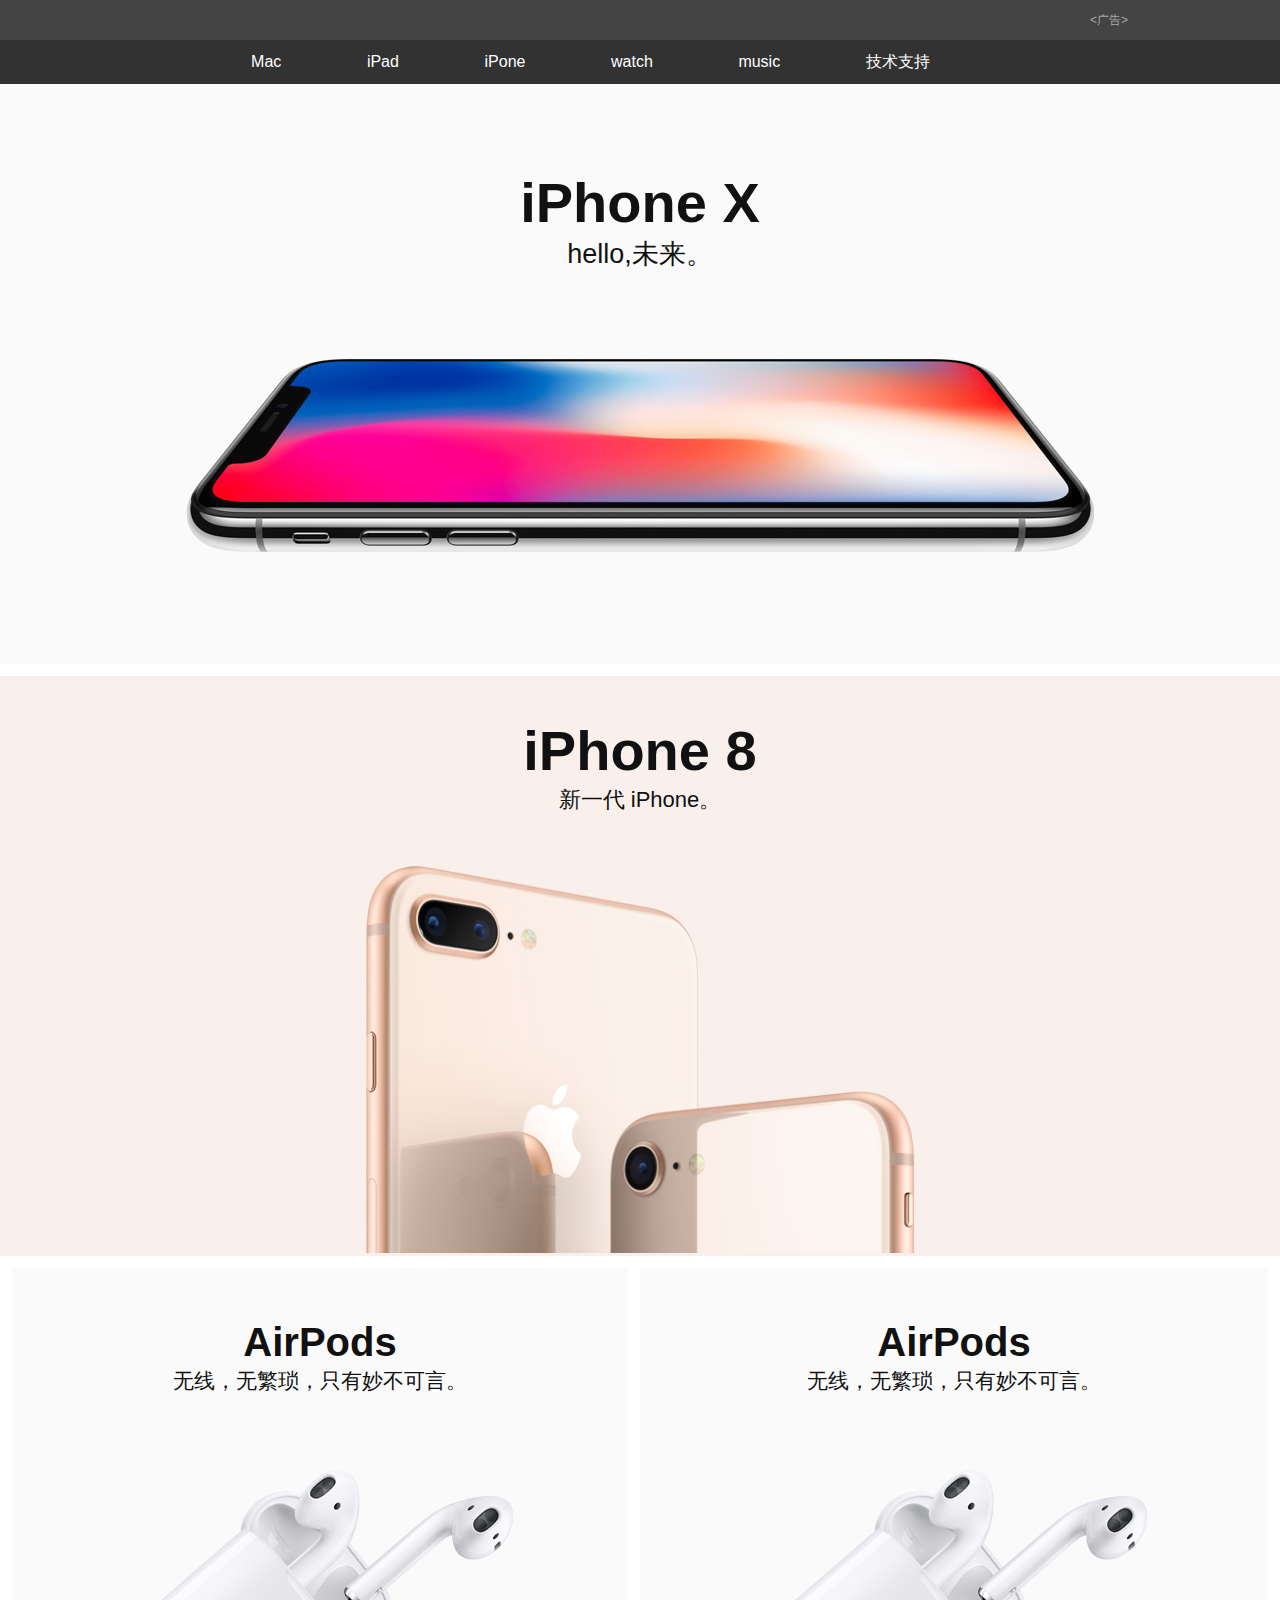
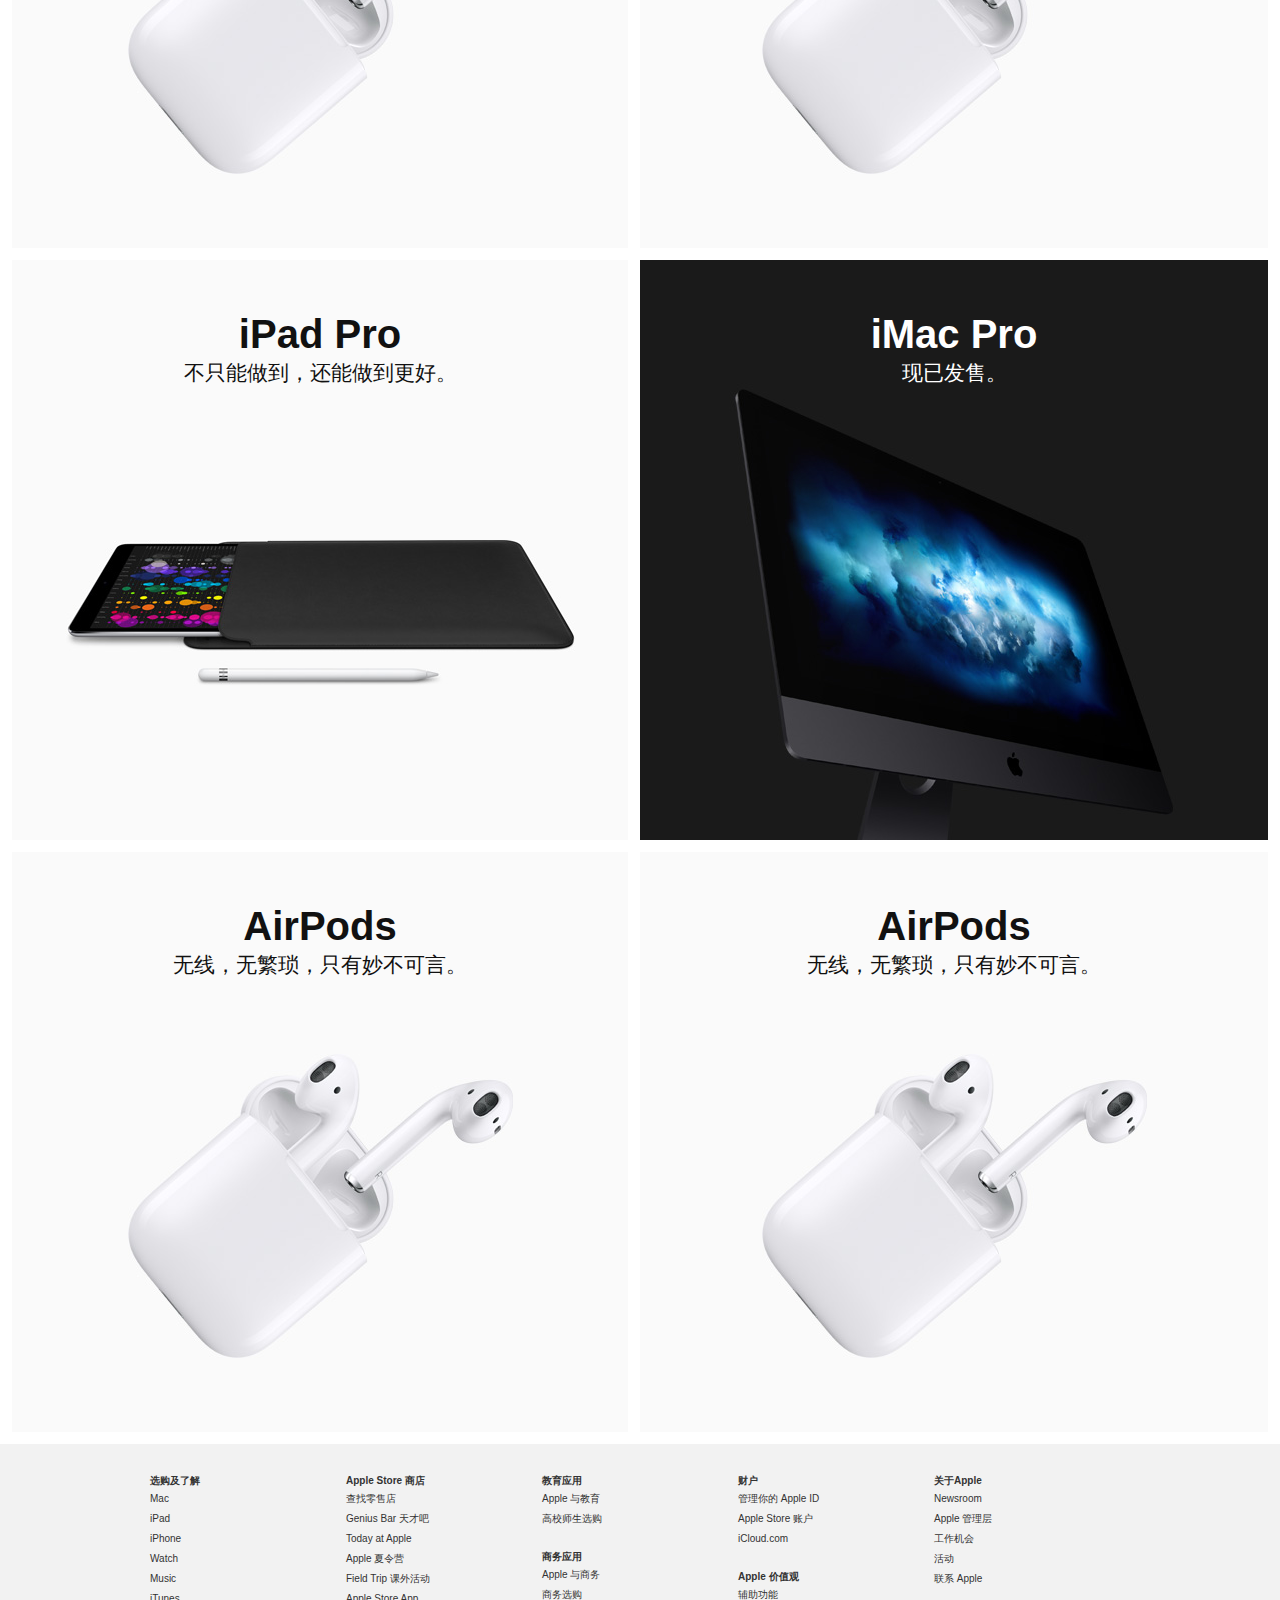
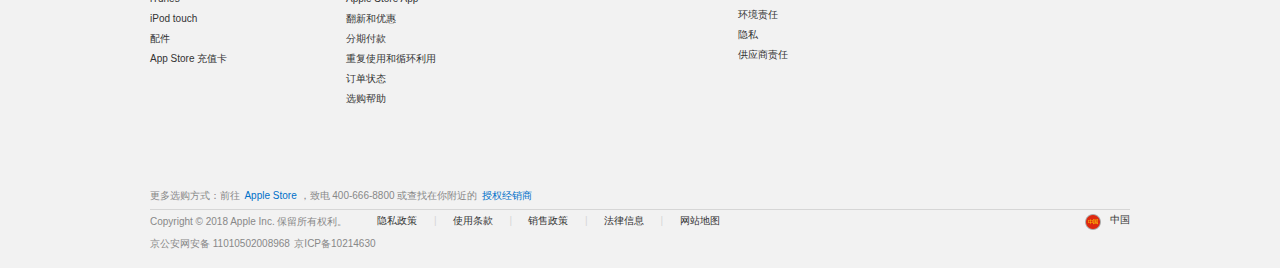
<file: zhuye/project/pingguo/index.html>
<!DOCTYPE html>
<html lang="en">
<head>
	<meta charset="UTF-8">
	<title>Apple</title>
	<link rel="stylesheet" href="https://at.alicdn.com/t/font_475034_8ll2gwbal7x8ncdi.css">
	<link rel="stylesheet" href="css/index.css">
	<link rel="shortcut icon" href="img/logo.icon">
</head>
<body>
<!-- 头部 -->
	<div class="header_top">
		<div class="header_center">
			<span>&lt;广告&gt;</span>
		</div>
	</div>
<!-- 导航 -->
	<nav class="daping">
		<ul>
			<li><a href="">
				<i class="iconfont">&#xe650;</i>
			</a></li>
			<li><a href="">Mac</a></li>
			<li><a href="">iPad</a></li>
			<li><a href="">iPone</a></li>
			<li><a href="">watch</a></li>
			<li><a href="">music</a></li>
			<li><a href="">技术支持</a></li>
			<li><a href="">
				<i class="iconfont">&#xe643;</i>
			</a></li>
			<li><a href="">
				<i class="iconfont">&#xe60e;</i>
			</a></li>
		</ul>
	</nav>
	<nav class="xiaoping">
		<ul>
			<li><a href=""><i class="iconfont">&#xe60b;</i></a></li>
			<li><a href=""><i class="iconfont">&#xe650;</i></a></li>
			<li><a href=""><i class="iconfont">&#xe60e;</i></a></li>
		</ul>
	</nav>
<!-- 商品开始 -->
	<ul class="big_box">
		<li class="X">
			<a href="">
				<h2>iPhone X</h2>
				<h3>hello,未来。</h3>
				<div class="img"></div>
			</a>
		</li>
		<li class="two">
			<a href="">
				<h2>iPhone 8</h2>
				<h3>新一代 iPhone。</h3>
				<div class="img"></div>
			</a>
		</li>
	</ul>
<!-- 宫格图 -->
	<ul class="dahezi">	
		<li class="first">
			<a href="">
				<h2>AirPods</h2>
				<h3>无线，无繁琐，只有妙不可言。</h3>
				<div class="tupian"></div>
			</a>
		</li>
		<li class="first">
			<a href="">
				<h2>AirPods</h2>
				<h3>无线，无繁琐，只有妙不可言。</h3>
				<div class="tupian"></div>
			</a>
		</li>
		<li class="three">
			<a href="">
				<h2>iPad Pro</h2>
				<h3>不只能做到，还能做到更好。</h3>
				<div class="tupian"></div>
			</a>
		</li>
		<li class="four">
			<a href="">
				<h2>iMac Pro</h2>
				<h3>现已发售。</h3>
				<div class="tupian"></div>
			</a>
		</li>
		<li class="first">
			<a href="">
				<h2>AirPods</h2>
				<h3>无线，无繁琐，只有妙不可言。</h3>
				<div class="tupian"></div>
			</a>
		</li>
		<li class="first">
			<a href="">
				<h2>AirPods</h2>
				<h3>无线，无繁琐，只有妙不可言。</h3>
				<div class="tupian"></div>
			</a>
		</li>
	</ul>
<!-- 结尾 -->
	<div class="over">
		<ul class="over_box">
			<li class="yi">
				<div>选购及了解</div>
				<a href="">
					<span>Mac</span>
				</a>
				<a href="">
					<span>iPad</span>
				</a>
				<a href="">
					<span>iPhone</span>
				</a>
				<a href="">
					<span>Watch</span>
				</a>
				<a href="">
					<span>Music</span>
				</a>
				<a href="">
					<span>iTunes</span>
				</a>
				<a href="">
					<span>iPod touch</span>
				</a>
				<a href="">
					<span>配件</span>
				</a>
				<a href="">
					<span>App Store 充值卡</span>
				</a>				
			</li>
			<li class="er">
				<div>Apple Store 商店</div>
				<a href=""><span>查找零售店</span></a>
				<a href=""><span>Genius Bar 天才吧</span></a>
				<a href=""><span>Today at Apple</span></a>
				<a href=""><span>Apple 夏令营</span></a>
				<a href=""><span>Field Trip 课外活动</span></a>
				<a href=""><span>Apple Store App</span></a>
				<a href=""><span>翻新和优惠</span></a>
				<a href=""><span>分期付款</span></a>
				<a href=""><span>重复使用和循环利用</span></a>
				<a href=""><span>订单状态</span></a>
				<a href=""><span>选购帮助</span></a>
			</li>
			<li class="san">
				<div>教育应用</div>
				<a href=""><span>Apple 与教育</span></a>
				<a href=""><span>高校师生选购</span></a>
				<div class="word">商务应用</div>
				<a href=""><span>Apple 与商务</span></a>
				<a href=""><span>商务选购</span></a>
			</li>
			<li class="si">
				<div>财户</div>
				<a href=""><span>管理你的 Apple ID</span></a>
				<a href=""><span>Apple Store 账户</span></a>
				<a href=""><span>iCloud.com</span></a>
				<div class="word">Apple 价值观</div>
				<a href=""><span>辅助功能</span></a>
				<a href=""><span>环境责任</span></a>
				<a href=""><span>隐私</span></a>
				<a href=""><span>供应商责任</span></a>
			</li>
			<li class="wu">
				<div>关于Apple</div>
				<a href=""><span>Newsroom</span></a>
				<a href=""><span>Apple 管理层</span></a>
				<a href=""><span>工作机会</span></a>
				<a href=""><span>活动</span></a>
				<a href=""><span>联系 Apple</span></a>
			</li>
		</ul>
		<div class="bottom">
			<span>更多选购方式：前往</span>
			<a href=""> Apple Store </a>
			<span>，致电 400-666-8800 或查找在你附近的</span>
			<a href="">授权经销商</a>
		</div>
		<div class="bo2">
			<p class="">Copyright © 2018 Apple Inc. 保留所有权利。</p>
			<a href="">隐私政策</a>
			<span>|</span>
			<a href="">使用条款</a>
			<span>|</span>
			<a href="">销售政策</a>
			<span>|</span>
			<a href="">法律信息</a>
			<span>|</span>
			<a href="">网站地图</a>
			<div class="img_box">
				<a href="">中国</a>
			</div>
		</div>
		<div class="bo3">
			<span>京公安网安备 11010502008968</span>
			<a href="">京ICP备10214630</a> 
		</div>
	</div>
<!-- 结尾小屏 -->
	<div class="over_xiao">
		<ul class="oo">
			<li class="oo_box">
				<a href="">
					<span>选购及了解</span>
					<span>+</span>
				</a>
			</li>
			<li class="oo_box">
				<a href="">
					<span>Apple Store 商店</span>
					<span>+</span>
				</a>
			</li>
			<li class="oo_box">
				<a href="">
					<span>教育应用</span>
					<span>+</span>
				</a>
			</li>
			<li class="oo_box">
				<a href="">
					<span>商务应用</span>
					<span>+</span>
				</a>
			</li>
			<li class="oo_box">
				<a href="">
					<span>账户</span>
					<span>+</span>
				</a>
			</li>
			<li class="oo_box">
				<a href="">
					<span>Apple 价值观</span>
					<span>+</span>
				</a>
			</li>
			<li class="oo_box">
				<a href="">
					<span>关于 Apple</span>
					<span>+</span>
				</a>
			</li>
		</ul>
		<div class="oo_bottom">
			<div class="b_one">
				<span>更多选购方式：前往</span>
				<a href=""> Apple Store </a>
				<span>，致电 400-666-8800 或查找在你附近的</span>
				<a href="">授权经销商</a>
			</div>
			<div class="b_two">
				<div class="img_he">
					<a href="">中国</a>
				</div>
			</div>
			<div class="b_three">
				<span>Copyright © 2018 Apple Inc. 保留所有权利。</span>
			</div>
			<div class="b_four">
				<a href="">隐私政策</a>
				<span>|</span>
				<a href="">使用条款</a>
				<span>|</span>
				<a href="">销售政策</a>
				<span>|</span>
				<a href="">法律信息</a>
				<span>|</span>
				<a href="">网站地图</a>
			</div>
			<div class="b_five">
				<span>京公安网安备 11010502008968</span>
			<a href="">京ICP备10214630</a> 
			</div>
		</div>
	</div>
</body>
</html>
</file>
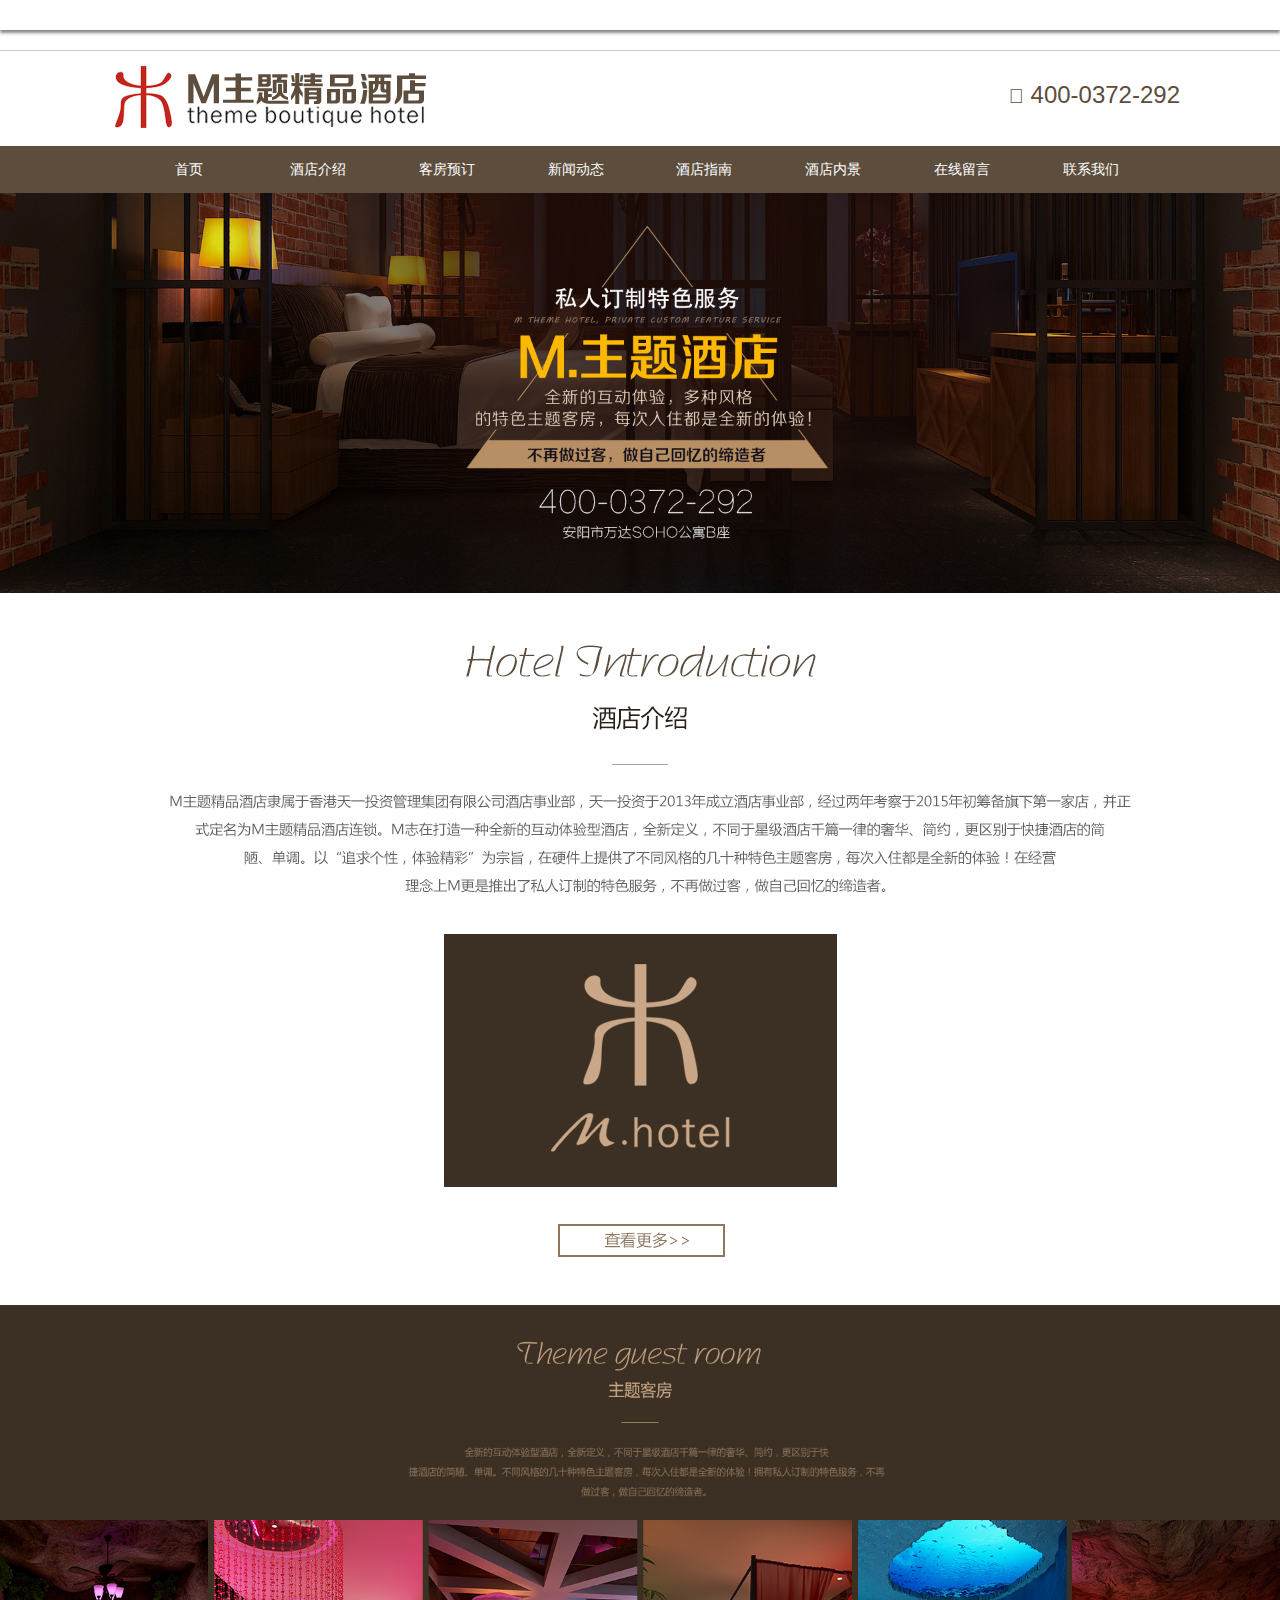
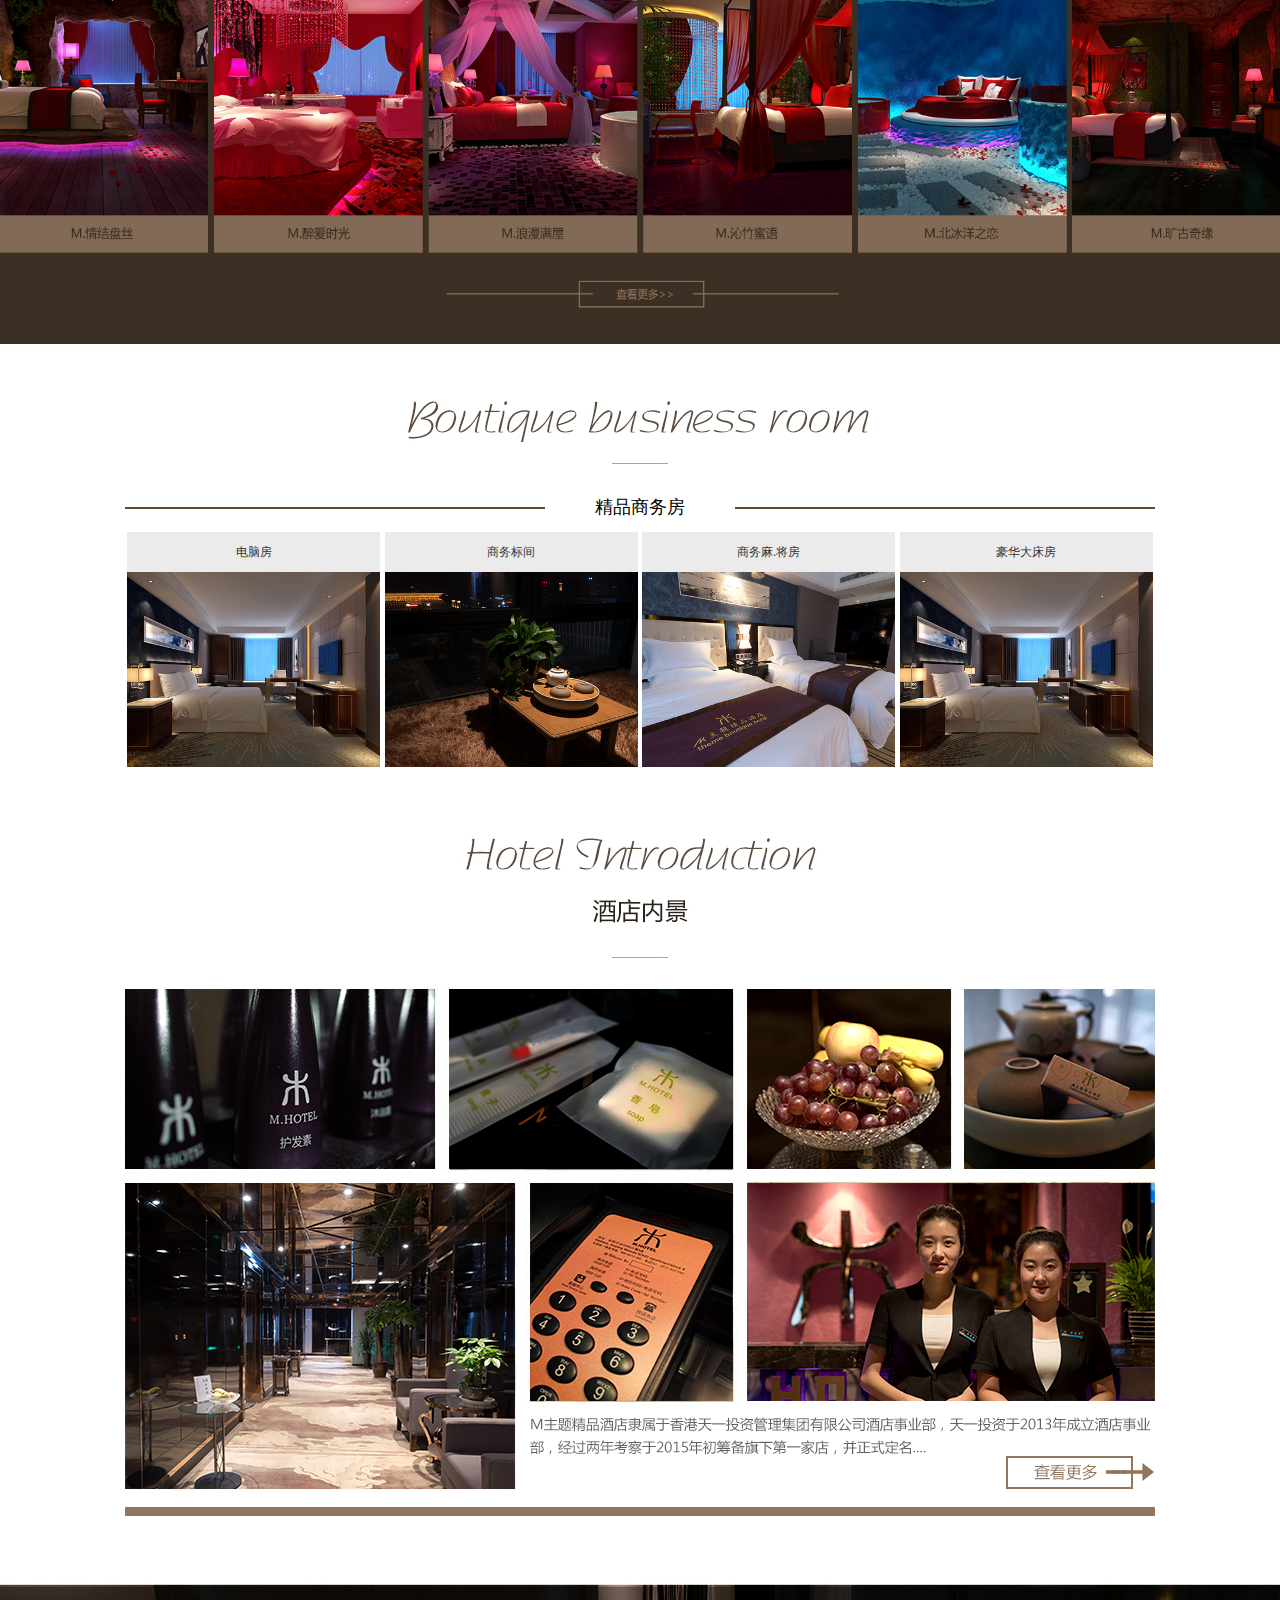
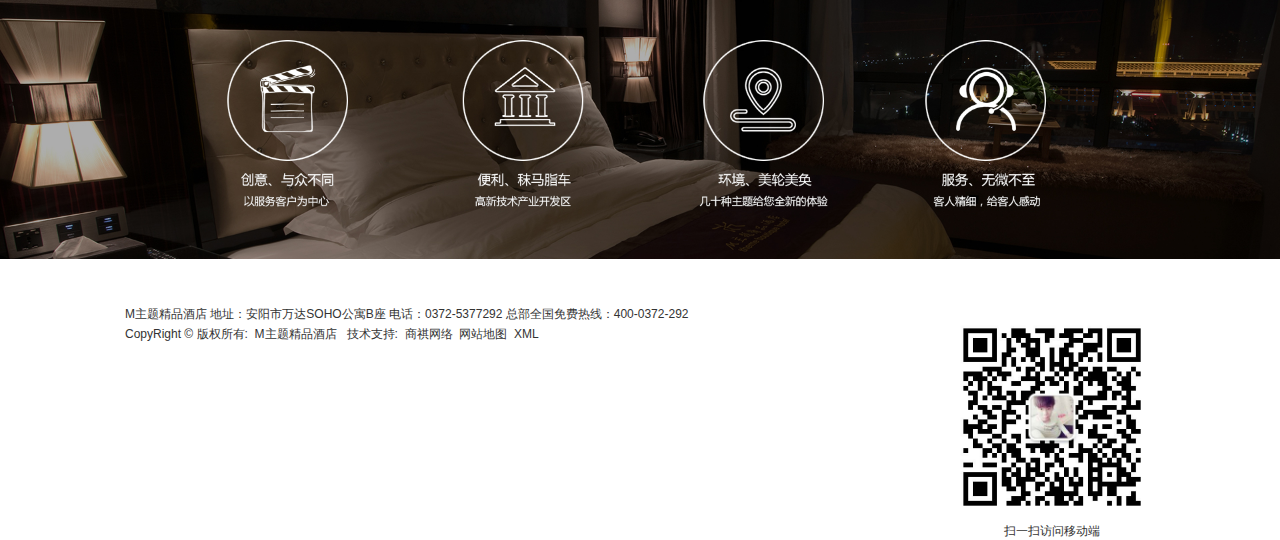
<file: zhuye/project/qiye/index.html>
<!doctype html>
<html lang="en">
<head>
    <meta charset="UTF-8">
    <meta name="viewport"
          content="width=device-width, user-scalable=no, initial-scale=1.0, maximum-scale=1.0, minimum-scale=1.0">
    <meta http-equiv="X-UA-Compatible" content="ie=edge">
    <title>Document</title>
    <link rel="stylesheet" href="css/index.css">
    <link rel="stylesheet" href="css/base.css">
    <link rel="stylesheet" href="https://at.alicdn.com/t/font_449486_9wgyyswkt1iw9udi.css">
</head>
<body>
<div class="top-kong"></div>
<div class="top">
    <div class="top-zhong">
        <div class="left-img">
            <img src="img/1.png" alt="">
        </div>
        <div class="left-img1">
            <img src="img/1.png" alt="">
        </div>
        <div class="top-right">
            <i class="iconfont" id="icon">&#xe60c;</i> 400-0372-292
        </div>
        <div class="top-xiala">
            <span></span>
            <span></span>
            <span></span>
            <div class="top-daohan">
                <ul>
                    <li> 首页</li>
                    <li> 酒店介绍</li>
                    <li> 客房预订</li>
                    <li> 新闻动态</li>
                    <li> 酒店指南</li>
                    <li> 酒店内景</li>
                    <li> 在线留言</li>
                    <li> 联系我们</li>
                </ul>
            </div>
        </div>

    </div>
    <div class="top-bottom">
        <ul>
            <li><a href="index.html">首页</a></li>
            <li><a href="jieshao.html">酒店介绍</a></li>
            <li><a href="yuding.html">客房预订</a></li>
            <li><a href="xinwen.html">新闻动态</a></li>
            <li><a href="zhiman.html">酒店指南</a></li>
            <li><a href="neijing.html">酒店内景</a></li>
            <li><a href="liuyan.html">在线留言</a></li>
            <li><a href="lianxi.html">联系我们</a></li>
        </ul>
    </div>
</div>
<div class="banner">
    <img src="img/s.png" alt="">
    <!--<div class="jiantou-zuo"> <</div>-->
    <!--<div class="jiantou-you"> ></div>-->
    <!--<div class="diao">-->
        <!--<ul>-->
            <!--<li></li>-->
            <!--<li></li>-->
        <!--</ul>-->
    <!--</div>-->
</div>
<div class="col-mb-12">
    <div class="jieshou">
        <div class="col-mb-12">
            <a href="">
                <img src="img/3.jpg" alt="">
            </a>
        </div>
    </div>
</div>

<div class="zhuti">
    <a href=""><img src="img/4.jpg" alt=""></a>
</div>
<div class="jingping">
    <div class="jingping-top">
        <img src="img/2.jpg" alt="">
    </div>
    <div class="bottom">
        <div class="bottom-top">
            <div class="bottom-top-kuang"></div>
            <p>精品商务房</p>
        </div>
        <div class="bottom-banner">
            <div class="kuangzi">
                <div class="bottom-top-top">电脑房</div>
                <div class="bottom-img"><img src="img/n.png" alt=""></div>
            </div>
            <div class="kuangzi">
                <div class="bottom-top-top">商务标间</div>
                <div class="bottom-img"><img src="img/c.png" alt=""></div>
            </div>
            <div class="kuangzi">
                <div class="bottom-top-top">商务麻.将房</div>
                <div class="bottom-img"><img src="img/v.png" alt=""></div>
            </div>
            <div class="kuangzi">
                <div class="bottom-top-top">豪华大床房</div>
                <div class="bottom-img"><img src="img/b.png" alt=""></div>
            </div>
        </div>
    </div>
</div>
<div class="module col-md-12">
    <div class="content-box">
        <div class="col-md-12">
            <div class="module-img">
                <img src="img/l.png" alt="">
            </div>
        </div>
    </div>
</div>
<div class="bottom-daohan">
    <div class="col-mb-12">
        <img src="img/qq.png" alt="">
    </div>
</div>
<div class="bottom1">
    <div class="bottom1-ziti">
        <div class="bottom1-ziti-left">
            <p>M主题精品酒店  地址：安阳市万达SOHO公寓B座  电话：0372-5377292  总部全国免费热线：400-0372-292  </p>
            <p>
                CopyRight © 版权所有: &nbsp;M主题精品酒店 &nbsp; 技术支持:&nbsp; 商祺网络 &nbsp;网站地图 &nbsp;XML
            </p>
        </div>
        <div class="qr">
            <img src="img/a.jpg" alt="">
            <div class="Attention">扫一扫访问移动端</div>
        </div>
    </div>
</div>
</body>
</html>
</file>
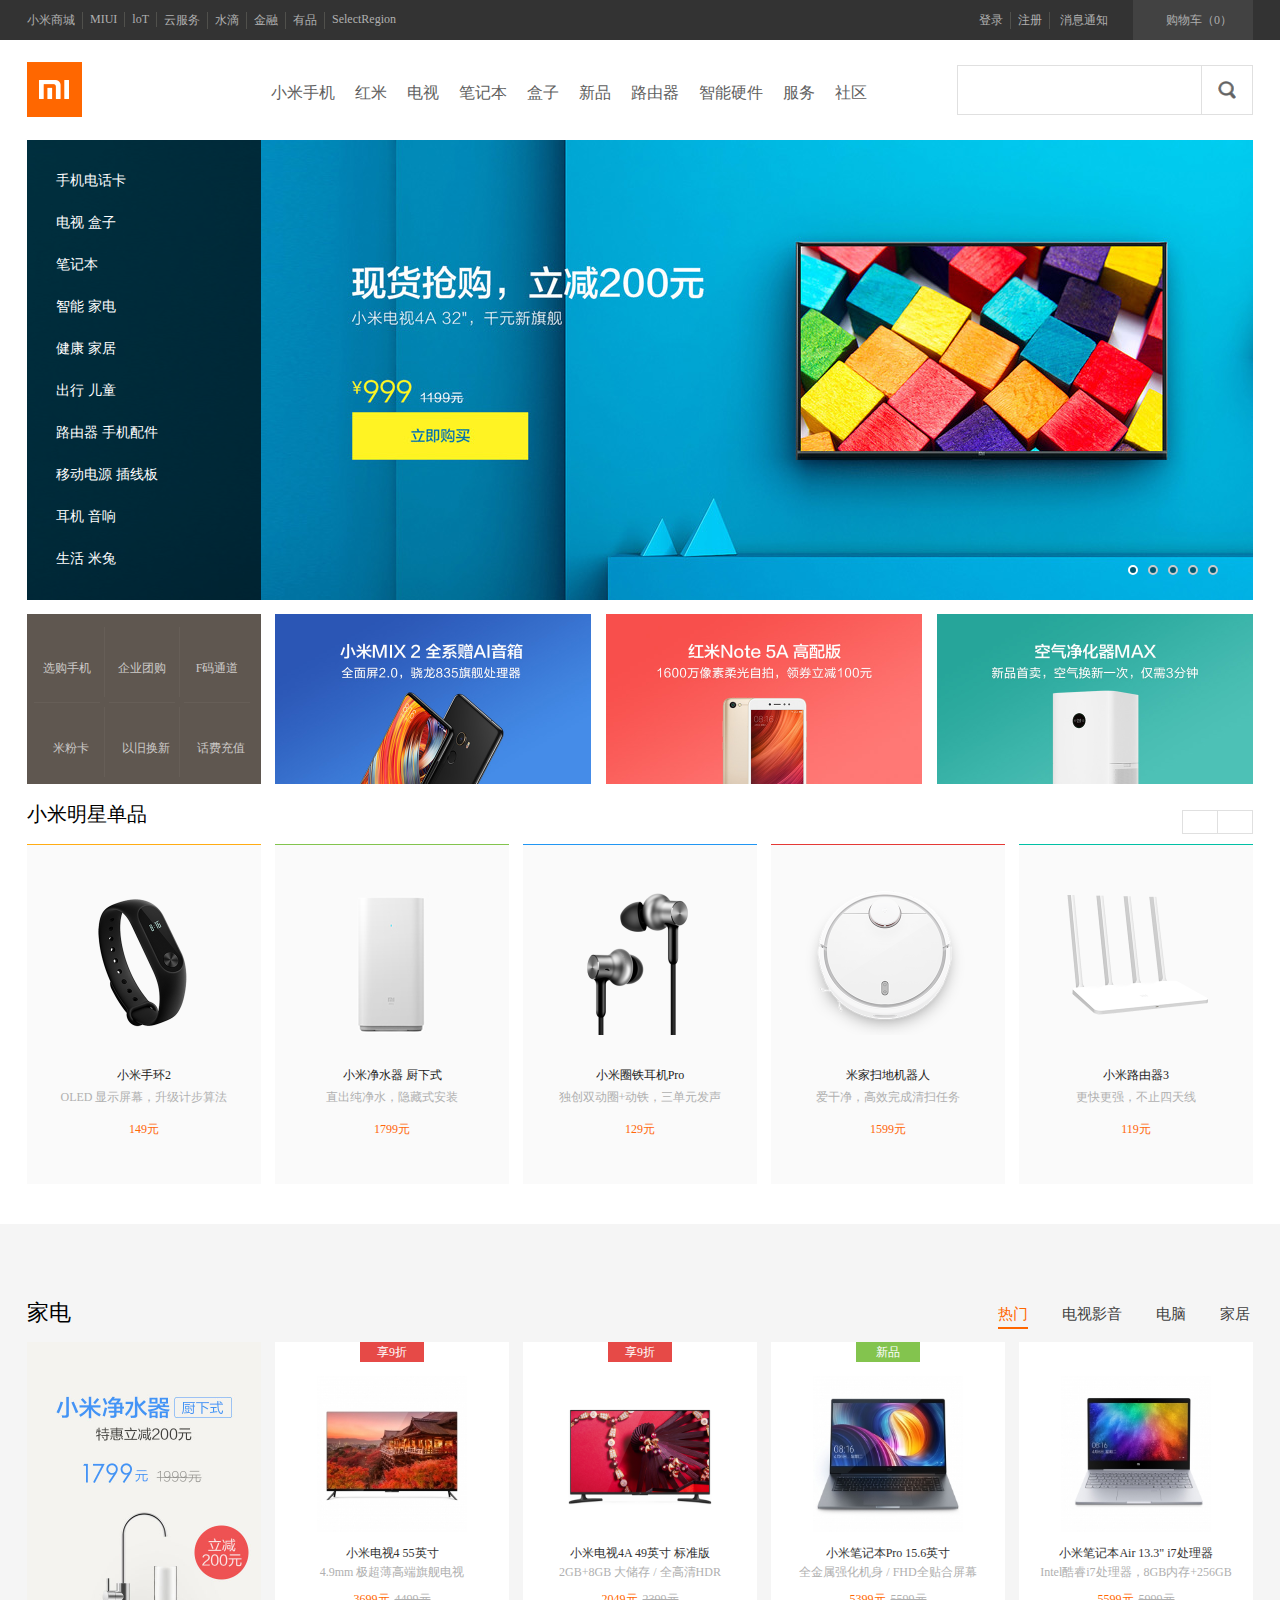
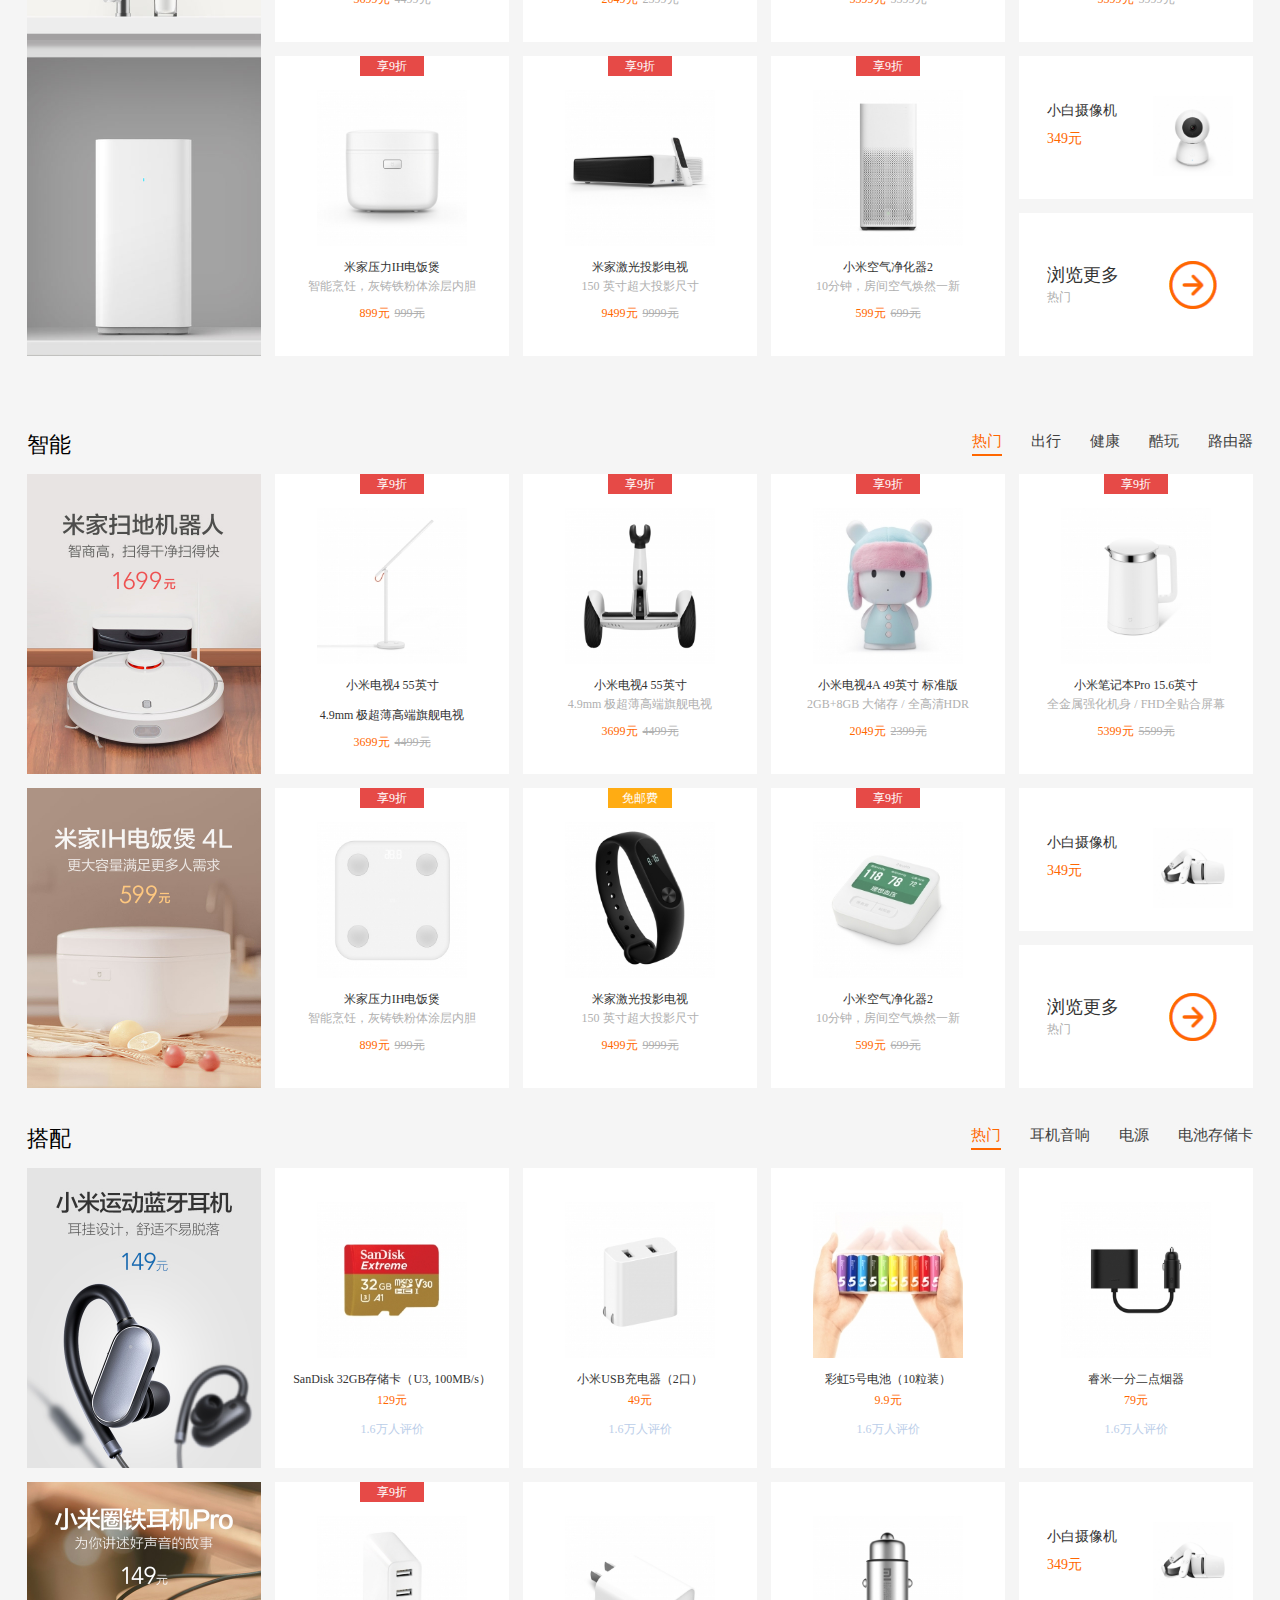
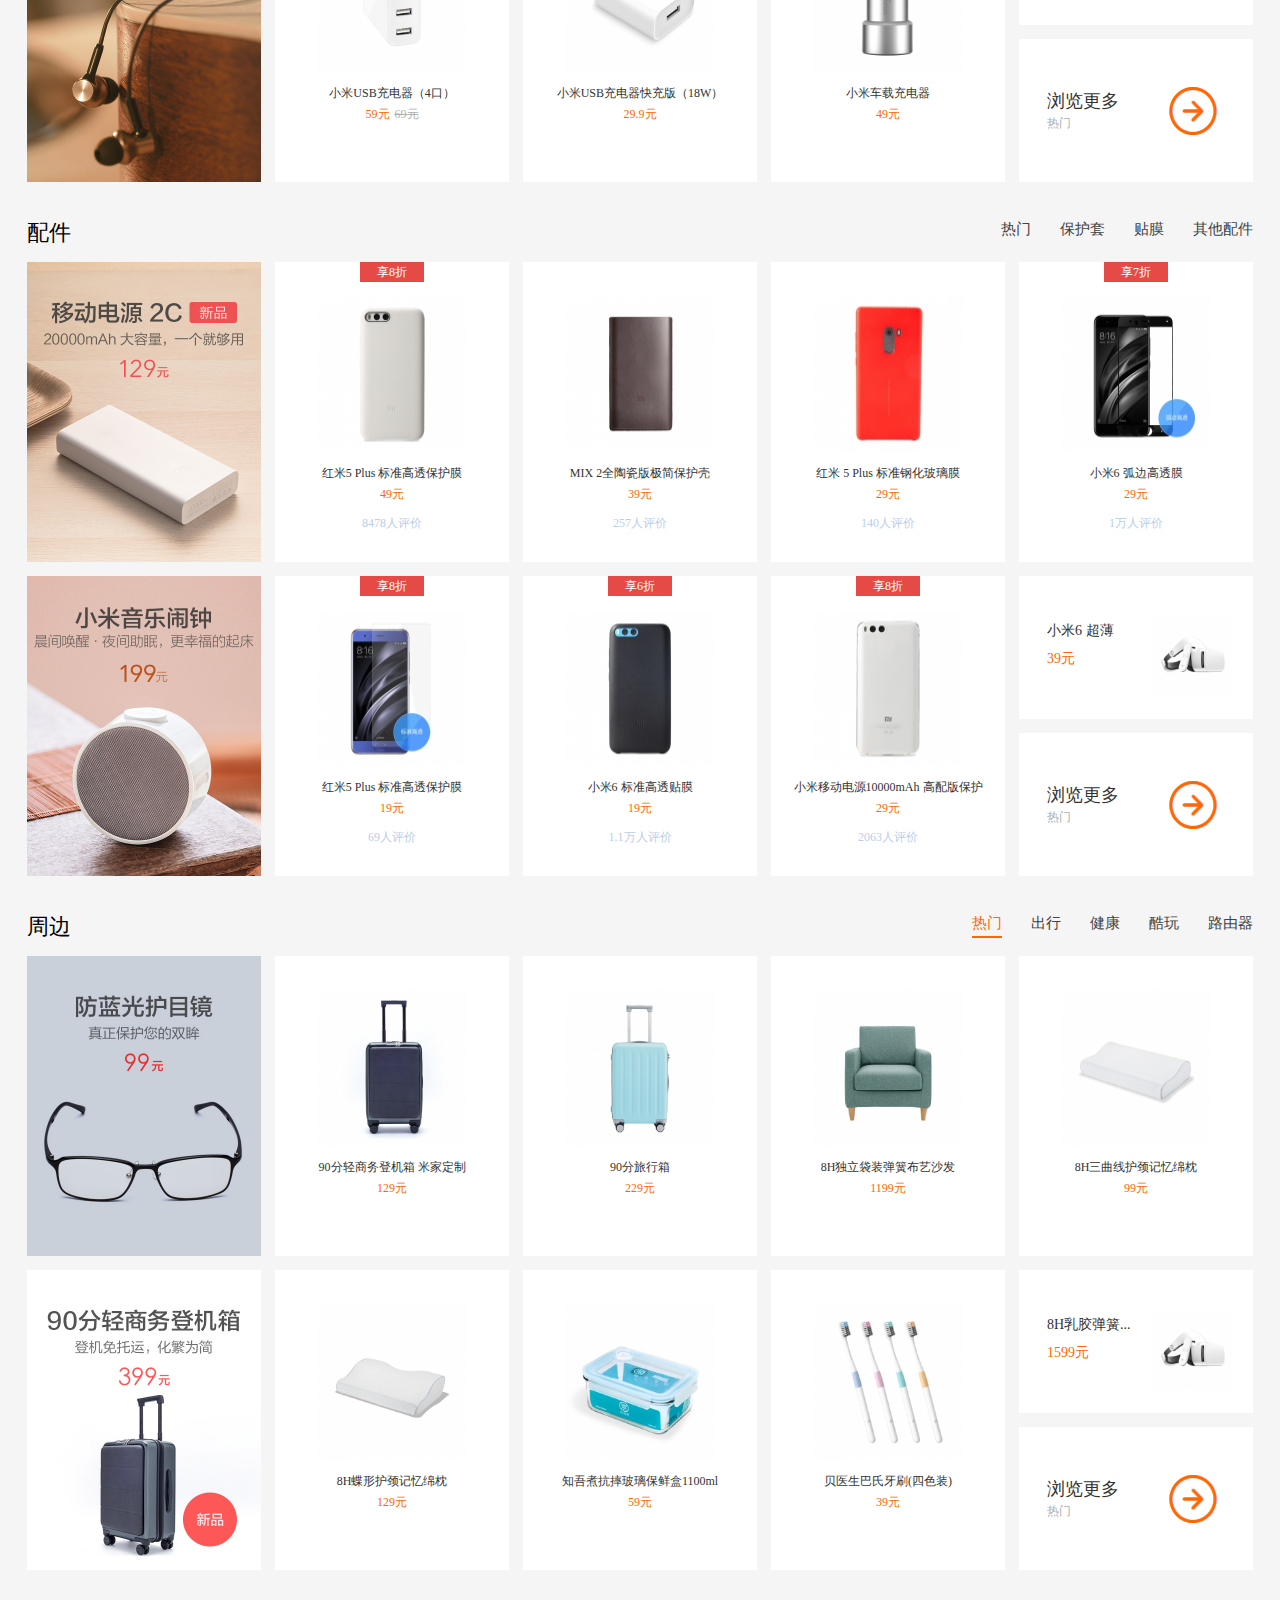
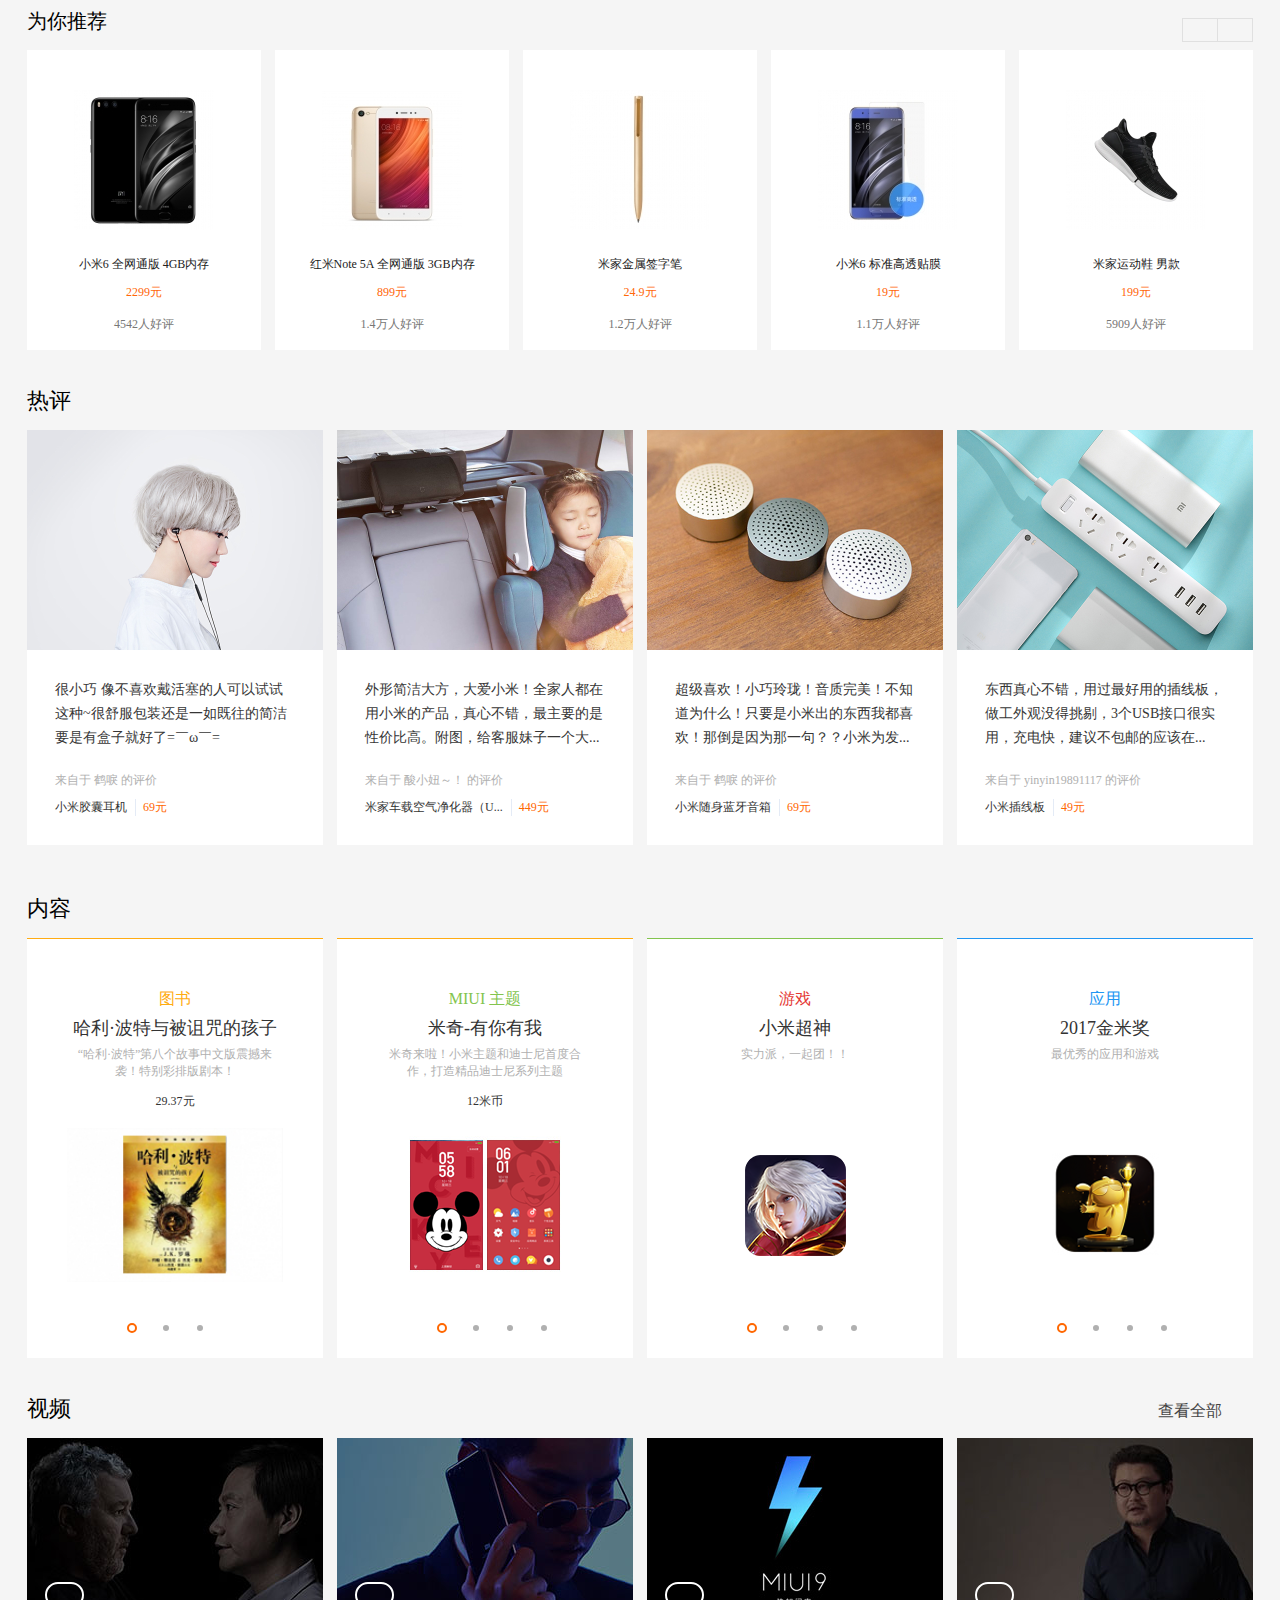
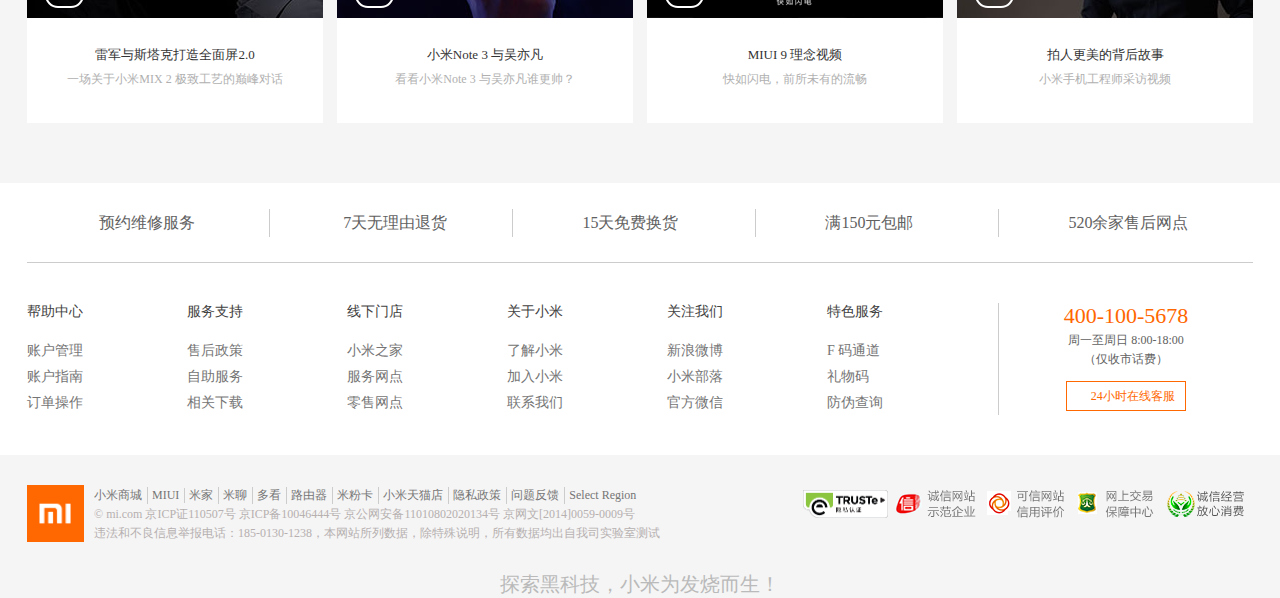
<file: zhuye/project/xiaomi/index.html>
<!DOCTYPE html>
<html lang="en">
<head>
	<meta charset="UTF-8">
	<title>小米</title>
	<link rel="stylesheet" href="https://at.alicdn.com/t/font_463851_bzahsozqus8dj9k9.css">
	<link rel="stylesheet" href="css/index.css">
	<link rel="shortcut icon" href="img/logo.icon">
	<script src="js/dome.js"></script>
	<script src ="js/animate.js"></script>
</head>
<body>
<div class="top_whild">
<!-- 头部开始 -->
	<div class="header">
		<div class="header_center">
			<div class="header_left">
				<a href="">小米商城</a>
				<a href="">MIUI</a>
				<a href="">loT</a>
				<a href="">云服务</a>
				<a href="">水滴</a>
				<a href="">金融</a>
				<a href="">有品</a>
				<a href="">SelectRegion</a>
			</div>
			<div class="header_right">
				<div class="right_denglu">
					<a href="">登录</a>
					<a href="">注册</a>
					<a href="">消息通知</a>
				</div>
				<div class="header_gouwu">
					<i class="iconfont">&#xe600;</i>
					<div class="che_word">购物车（0）</div>
					<div class="gouwu_box" style="height:0px;overflow: hidden">购物车中还没有商品，赶紧选购吧！</div>
				</div>
			</div>
		</div>
	</div>
<!-- 头部结束 -->
<!-- 导航开始 -->
	<div class="nav">
		<a href="" class="nav_logo" title="小米官网">
			<img src="img/logo.png" alt="">
		</a>
		<ul class="nav_word">
			<li class="nav_box">
				<a href="">小米手机</a>
			</li>
			<li class="nav_box">
				<a href="">红米</a>
			</li>
			<li class="nav_box">
				<a href="">电视</a>
			</li>
			<li class="nav_box">
				<a href="">笔记本</a>
			</li>
			<li class="nav_box">
				<a href="">盒子</a>
			</li>
			<li class="nav_box">
				<a href="">新品</a>
			</li>
			<li class="nav_box">
				<a href="">路由器</a>
			</li>
			<li class="nav_box">
				<a href="">智能硬件</a>
			</li>
			<li class="nav_box">
				<a href="">服务</a>
			</li>
			<li class="nav_box">
				<a href="">社区</a>
			</li>
			<div class="nav_xuan" style="height:0px;overflow: hidden;border-top: none">
				<ul class="xuan_center" style="display: none">
					<li>
						<a href="">
							<img src="img/xiaomi1.png" alt="">
							<span>小米MIX 2</span>
						</a>
						<div>3299起</div>
					</li>
					<li>
						<a href="">
							<img src="img/xiaomi2.png" alt="">
							<span>小米Note 3</span>
						</a>
						<div>3299起</div>
					</li>
					<li>
						<a href="">
							<img src="img/xiaomi3.png" alt="">
							<span>小米Note 3</span>
						</a>
						<div>3299起</div>
					</li>
					<li>
						<a href="">
							<img src="img/xiaomi4.png" alt="">
							<span>小米Note 3</span>
						</a>
						<div>3299起</div>
					</li>
					<li>
						<a href="">
							<img src="img/xiaomi5.png" alt="">
							<span>小米Note 3</span>
						</a>
						<div>3299起</div>
					</li>
				</ul>
				<ul class="xuan_center" style="display: none">
					<li>
						<a href="">
							<img src="img/hongmi1.png" alt="">
							<span>红米5</span>
						</a>
						<div>799起</div>
					</li>
					<li>
						<a href="">
							<img src="img/hongmi2.png" alt="">
							<span>红米5</span>
						</a>
						<div>799起</div>
					</li>
					<li>
						<a href="">
							<img src="img/hongmi3.png" alt="">
							<span>红米5</span>
						</a>
						<div>799起</div>
					</li>
					<li>
						<a href="">
							<img src="img/hongmi4.png" alt="">
							<span>红米5</span>
						</a>
						<div>799起</div>
					</li>
					<li>
						<a href="">
							<img src="img/hongmi5.png" alt="">
							<span>红米5</span>
						</a>
						<div>799起</div>
					</li>
					<li>
						<a href="">
							<img src="img/hongmi6.png" alt="">
							<span>红米5</span>
						</a>
						<div>799起</div>
					</li>
				</ul>
				<ul class="xuan_center" style="display: none">
					<li>
						<a href="">
							<img src="img/dianshi.png" alt="">
							<span>小米电视4 55英寸</span>
						</a>
						<div>4499起</div>
					</li>
					<li>
						<a href="">
							<img src="img/dianshi2.png" alt="">
							<span>小米电视4 55英寸</span>
						</a>
						<div>4499起</div>
					</li>
					<li>
						<a href="">
							<img src="img/dianshi3.png" alt="">
							<span>小米电视4 55英寸</span>
						</a>
						<div>4499起</div>
					</li>
					<li>
						<a href="">
							<img src="img/dianshi4.png" alt="">
							<span>小米电视4 55英寸</span>
						</a>
						<div>4499起</div>
					</li>
					<li>
						<a href="">
							<img src="img/dianshi5.png" alt="">
							<span>小米电视4 55英寸</span>
						</a>
						<div>4499起</div>
					</li>
					<li>
						<a href="">
							<img src="img/dianshi6.png" alt="">
							<span>小米电视4 55英寸</span>
						</a>
						<div>4499起</div>
					</li>
				</ul>
				<ul class="xuan_center" style="display: none">
					<li>
						<a href="">
							<img src="img/bijiben1.png" alt="">
							<span>小米笔记本Air 12.5"</span>
						</a>
						<div>3599元</div>
					</li>
					<li>
						<a href="">
							<img src="img/bijiben2.png" alt="">
							<span>小米笔记本Air 12.5"</span>
						</a>
						<div>3599元</div>
					</li>
					<li>
						<a href="">
							<img src="img/bijiben3.png" alt="">
							<span>小米笔记本Air 12.5"</span>
						</a>
						<div>3599元</div>
					</li>
					<li>
						<a href="">
							<img src="img/bijiben4.png" alt="">
							<span>小米笔记本Air 12.5"</span>
						</a>
						<div>3599元</div>
					</li>
					<li>
						<a href="">
							<img src="img/bijiben5.png" alt="">
							<span>小米笔记本Air 12.5"</span>
						</a>
						<div>3599元</div>
					</li>
				</ul>
				<ul class="xuan_center" style="display: none">
					<li>
						<a href="">
							<img src="img/mihezi.png" alt="">
							<span>小米盒子3s</span>
						</a>
						<div>299元</div>
					</li>
					<li>
						<a href="">
							<img src="img/mihezi2.png" alt="">
							<span>小米盒子3s</span>
						</a>
						<div>299元</div>
					</li>
					<li>
						<a href="">
							<img src="img/mihezi3.png" alt="">
							<span>小米盒子3s</span>
						</a>
						<div>299元</div>
					</li>
					<li>
						<a href="">
							<img src="img/mihezi4.png" alt="">
							<span>小米盒子3s</span>
						</a>
						<div>299元</div>
					</li>
				</ul>
				<ul class="xuan_center" style="display: none">
					<li>
						<a href="">
							<img src="img/mihezi.png" alt="">
							<span>小米盒子3s</span>
						</a>
						<div>299元</div>
					</li>
					<li>
						<a href="">
							<img src="img/mihezi2.png" alt="">
							<span>小米盒子3s</span>
						</a>
						<div>299元</div>
					</li>
					<li>
						<a href="">
							<img src="img/mihezi3.png" alt="">
							<span>小米盒子3s</span>
						</a>
						<div>299元</div>
					</li>
					<li>
						<a href="">
							<img src="img/mihezi4.png" alt="">
							<span>小米盒子3s</span>
						</a>
						<div>299元</div>
					</li>
				</ul>
				<ul class="xuan_center" style="display: none">
					<li>
						<a href="">
							<img src="img/luyouqi1.png" alt="">
							<span>小米路由器 3A</span>
						</a>
						<div>99元</div>
					</li>
					<li>
						<a href="">
							<img src="img/luyouqi2.png" alt="">
							<span>小米路由器 3A</span>
						</a>
						<div>99元</div>
					</li>
					<li>
						<a href="">
							<img src="img/luyouqi3.png" alt="">
							<span>小米路由器 3A</span>
						</a>
						<div>99元</div>
					</li>
					<li>
						<a href="">
							<img src="img/luyouqi4.png" alt="">
							<span>小米路由器 3A</span>
						</a>
						<div>99元</div>
					</li>
					<li>
						<a href="">
							<img src="img/luyouqi5.png" alt="">
							<span>小米路由器 3A</span>
						</a>
						<div>99元</div>
					</li>
					<li>
						<a href="">
							<img src="img/luyouqi6.png" alt="">
							<span>小米路由器 3A</span>
						</a>
						<div>99元</div>
					</li>
				</ul>
				<ul class="xuan_center" style="display: none">
					<li>
						<a href="">
							<img src="img/yingjian1.png" alt="">
							<span>小米无人机</span>
						</a>
						<div>2999元</div>
					</li>
					<li>
						<a href="">
							<img src="img/yingjian2.png" alt="">
							<span>小米无人机</span>
						</a>
						<div>2999元</div>
					</li>
					<li>
						<a href="">
							<img src="img/yingjian3.png" alt="">
							<span>小米无人机</span>
						</a>
						<div>2999元</div>
					</li>
					<li>
						<a href="">
							<img src="img/yingjian4.png" alt="">
							<span>小米无人机</span>
						</a>
						<div>2999元</div>
					</li>
					<li>
						<a href="">
							<img src="img/yingjian5.png" alt="">
							<span>小米无人机</span>
						</a>
						<div>2999元</div>
					</li>
					<li>
						<a href="">
							<img src="img/yingjian6.png" alt="">
							<span>小米无人机</span>
						</a>
						<div>2999元</div>
					</li>
				</ul>
				<ul class="xuan_center" style="display: none">
					<li>
						<a href="">
							<img src="img/yingjian1.png" alt="">
							<span>小米无人机</span>
						</a>
						<div>2999元</div>
					</li>
					<li>
						<a href="">
							<img src="img/yingjian2.png" alt="">
							<span>小米无人机</span>
						</a>
						<div>2999元</div>
					</li>
					<li>
						<a href="">
							<img src="img/yingjian3.png" alt="">
							<span>小米无人机</span>
						</a>
						<div>2999元</div>
					</li>
					<li>
						<a href="">
							<img src="img/yingjian4.png" alt="">
							<span>小米无人机</span>
						</a>
						<div>2999元</div>
					</li>
					<li>
						<a href="">
							<img src="img/yingjian5.png" alt="">
							<span>小米无人机</span>
						</a>
						<div>2999元</div>
					</li>
					<li>
						<a href="">
							<img src="img/yingjian6.png" alt="">
							<span>小米无人机</span>
						</a>
						<div>2999元</div>
					</li>
				</ul>
				<ul class="xuan_center" style="display: none">
					<li>
						<a href="">
							<img src="img/luyouqi1.png" alt="">
							<span>小米路由器 3A</span>
						</a>
						<div>99元</div>
					</li>
					<li>
						<a href="">
							<img src="img/luyouqi2.png" alt="">
							<span>小米路由器 3A</span>
						</a>
						<div>99元</div>
					</li>
					<li>
						<a href="">
							<img src="img/luyouqi3.png" alt="">
							<span>小米路由器 3A</span>
						</a>
						<div>99元</div>
					</li>
					<li>
						<a href="">
							<img src="img/luyouqi4.png" alt="">
							<span>小米路由器 3A</span>
						</a>
						<div>99元</div>
					</li>
					<li>
						<a href="">
							<img src="img/luyouqi5.png" alt="">
							<span>小米路由器 3A</span>
						</a>
						<div>99元</div>
					</li>
					<li>
						<a href="">
							<img src="img/luyouqi6.png" alt="">
							<span>小米路由器 3A</span>
						</a>
						<div>99元</div>
					</li>
				</ul>
			</div>
		</ul>
		<div class="nav_search">
			<div class="serch_box">
				<input type="text" class="serch_left">
				<input type="button" class="serch_right">
				<!--<div class="serch_center">-->
					<!--<a href="" class="serch_word">红米5 新品</a>-->
					<!--<a href="" class="serch_word">小米Note 3</a>-->
				<!--</div> -->
				<!--<a href="">-->
					<!--<div ></div>-->
				<!--</a>-->
			</div>
		</div>
	</div>
<!-- 导航结束 -->
<!-- banner开始 -->
	<div class="banner">
		<!-- 图片 -->
		<ul class="banner_img">
			<li class="active z">
				<a href=""><img src="img/banner1.png" alt=""></a>
			</li>
			<li>
				<a href=""><img src="img/banner2.png" alt=""></a>
			</li>
			<li>
				<a href=""><img src="img/banner3.png" alt=""></a>
			</li>
			<li>
				<a href=""><img src="img/banner4.png" alt=""></a>
			</li>
			<li>
				<a href=""><img src="img/banner5.png" alt=""></a>
			</li>
		</ul>
		<!-- 侧导航 -->
		<ul class="banner_nav">
			<li class="n_w active">
				<a href="">
					<div class="aside_left">手机电话卡</div>
					<i class="iconfont">&#xe608;</i>
				</a>
				<div class="banner_none" style="display: none">
					<ul class="none_one">
						<li>
							<a href="">
								<img src="img/none1.png" alt="">
								<span>小米小米Note 3</span>
							</a>
						</li>
						<li>
							<a href="">
								<img src="img/none1.png" alt="">
								<span>小米小米Note 3</span>
							</a>
						</li>
						<li>
							<a href="">
								<img src="img/none1.png" alt="">
								<span>小米小米Note 3</span>
							</a>
						</li>
						<li>
							<a href="">
								<img src="img/none1.png" alt="">
								<span>小米小米Note 3</span>
							</a>
						</li>
						<li>
							<a href="">
								<img src="img/none1.png" alt="">
								<span>小米小米Note 3</span>
							</a>
						</li>
						<li>
							<a href="">
								<img src="img/none1.png" alt="">
								<span>小米Note 3</span>
							</a>
						</li>
					</ul>
					<ul class="none_one">
						<li>
							<a href="">
								<img src="img/none1.png" alt="">
								<span>小米小米Note 3</span>
							</a>
						</li>
						<li>
							<a href="">
								<img src="img/none1.png" alt="">
								<span>小米小米Note 3</span>
							</a>
						</li>
						<li>
							<a href="">
								<img src="img/none1.png" alt="">
								<span>小米小米Note 3</span>
							</a>
						</li>
						<li>
							<a href="">
								<img src="img/none1.png" alt="">
								<span>小米小米Note 3</span>
							</a>
						</li>
						<li>
							<a href="">
								<img src="img/none1.png" alt="">
								<span>小米小米Note 3</span>
							</a>
						</li>
						<li>
							<a href="">
								<img src="img/none1.png" alt="">
								<span>小米Note 3</span>
							</a>
						</li>
					</ul>
					<ul class="none_one">
						<li>
							<a href="">
								<img src="img/none1.png" alt="">
								<span>小米小米Note 3</span>
							</a>
						</li>
						<li>
							<a href="">
								<img src="img/none1.png" alt="">
								<span>小米小米Note 3</span>
							</a>
						</li>
						<li>
							<a href="">
								<img src="img/none1.png" alt="">
								<span>小米小米Note 3</span>
							</a>
						</li>
						<li>
							<a href="">
								<img src="img/none1.png" alt="">
								<span>小米小米Note 3</span>
							</a>
						</li>
						<li>
							<a href="">
								<img src="img/none1.png" alt="">
								<span>小米小米Note 3</span>
							</a>
						</li>
						<li>
							<a href="">
								<img src="img/none1.png" alt="">
								<span>小米Note 3</span>
							</a>
						</li>
					</ul>
				</div>
			</li>
			<li class="n_w">
				<a href="">
					<div class="aside_left">电视 盒子</div>
					<i class="iconfont">&#xe608;</i>
				</a>
				<div class="banner_none banner_full" style="display: none">
					<ul class="full_one">
						<li>
							<a href="">
								<img src="img/full.png" alt="">
								<span>小米电视4C 43英寸</span>
							</a>
						</li>
						<li>
							<a href="">
								<img src="img/full.png" alt="">
								<span>小米电视4C 43英寸</span>
							</a>
						</li>
						<li>
							<a href="">
								<img src="img/full.png" alt="">
								<span>小米电视4C 43英寸</span>
							</a>
						</li>
						<li>
							<a href="">
								<img src="img/full.png" alt="">
								<span>小米电视4C 43英寸</span>
							</a>
						</li>
						<li>
							<a href="">
								<img src="img/full.png" alt="">
								<span>小米电视4C 43英寸</span>
							</a>
						</li>
						<li>
							<a href="">
								<img src="img/full.png" alt="">
								<span>小米电视4C 43英寸</span>
							</a>
						</li>
					</ul>
					<ul class="full_one">
						<li>
							<a href="">
								<img src="img/full.png" alt="">
								<span>小米电视4C 43英寸</span>
							</a>
						</li>
						<li>
							<a href="">
								<img src="img/full.png" alt="">
								<span>小米电视4C 43英寸</span>
							</a>
						</li>
						<li>
							<a href="">
								<img src="img/full.png" alt="">
								<span>小米电视4C 43英寸</span>
							</a>
						</li>
						<li>
							<a href="">
								<img src="img/full.png" alt="">
								<span>小米电视4C 43英寸</span>
							</a>
						</li>
						<li>
							<a href="">
								<img src="img/full.png" alt="">
								<span>小米电视4C 43英寸</span>
							</a>
						</li>
						<li>
							<a href="">
								<img src="img/full.png" alt="">
								<span>小米电视4C 43英寸</span>
							</a>
						</li>
					</ul>
					<ul class="full_one">
						<li>
							<a href="">
								<img src="img/full.png" alt="">
								<span>小米电视4C 43英寸</span>
							</a>
						</li>
						<li>
							<a href="">
								<img src="img/full.png" alt="">
								<span>小米电视4C 43英寸</span>
							</a>
						</li>
						<li>
							<a href="">
								<img src="img/full.png" alt="">
								<span>小米电视4C 43英寸</span>
							</a>
						</li>
						<li>
							<a href="">
								<img src="img/full.png" alt="">
								<span>小米电视4C 43英寸</span>
							</a>
						</li>
						<li>
							<a href="">
								<img src="img/full.png" alt="">
								<span>小米电视4C 43英寸</span>
							</a>
						</li>
						<li>
							<a href="">
								<img src="img/full.png" alt="">
								<span>小米电视4C 43英寸</span>
							</a>
						</li>
					</ul>
					<ul class="full_one">
						<li>
							<a href="">
								<img src="img/full.png" alt="">
								<span>小米电视4C 43英寸</span>
							</a>
						</li>
						<li>
							<a href="">
								<img src="img/full.png" alt="">
								<span>小米电视4C 43英寸</span>
							</a>
						</li>
						<li>
							<a href="">
								<img src="img/full.png" alt="">
								<span>小米电视4C 43英寸</span>
							</a>
						</li>
						<li>
							<a href="">
								<img src="img/full.png" alt="">
								<span>小米电视4C 43英寸</span>
							</a>
						</li>
						<li>
							<a href="">
								<img src="img/full.png" alt="">
								<span>小米电视4C 43英寸</span>
							</a>
						</li>
						<li>
							<a href="">
								<img src="img/full.png" alt="">
								<span>小米电视4C 43英寸</span>
							</a>
						</li>
					</ul>
				</div>
			</li>
			<li class="n_w">
				<a href="">
					<div class="aside_left">笔记本</div>
					<i class="iconfont">&#xe608;</i>
				</a>
				<div class="banner_none" style="display: none">
					<ul class="none_one">
						<li>
							<a href="">
								<img src="img/bijiben.jpg" alt="">
								<span>笔记本Air 12.5"</span>
							</a>
						</li>
						<li>
							<a href="">
								<img src="img/bijiben.jpg" alt="">
								<span>笔记本Air 12.5"</span>
							</a>
						</li>
						<li>
							<a href="">
								<img src="img/bijiben.jpg" alt="">
								<span>笔记本Air 12.5"</span>
							</a>
						</li>
						<li>
							<a href="">
								<img src="img/bijiben.jpg" alt="">
								<span>笔记本Air 12.5"</span>
							</a>
						</li>
						<li>
							<a href="">
								<img src="img/bijiben.jpg" alt="">
								<span>笔记本Air 12.5"</span>
							</a>
						</li>
						<li>
							<a href="">
								<img src="img/bijiben.jpg" alt="">
								<span>笔记本Air 12.5"</span>
							</a>
						</li>
					</ul>
					<ul class="none_one">
						<li>
							<a href="">
								<img src="img/bijiben.jpg" alt="">
								<span>笔记本Air 12.5"</span>
							</a>
						</li>
						<li>
							<a href="">
								<img src="img/bijiben.jpg" alt="">
								<span>笔记本Air 12.5"</span>
							</a>
						</li>
						<li>
							<a href="">
								<img src="img/bijiben.jpg" alt="">
								<span>笔记本Air 12.5"</span>
							</a>
						</li>
						<li>
							<a href="">
								<img src="img/bijiben.jpg" alt="">
								<span>笔记本Air 12.5"</span>
							</a>
						</li>
						<li>
							<a href="">
								<img src="img/bijiben.jpg" alt="">
								<span>笔记本Air 12.5"</span>
							</a>
						</li>
						<li>
							<a href="">
								<img src="img/bijiben.jpg" alt="">
								<span>笔记本Air 12.5"</span>
							</a>
						</li>
					</ul>
					<ul class="none_one">
						<li>
							<a href="">
								<img src="img/bijiben.jpg" alt="">
								<span>笔记本Air 12.5"</span>
							</a>
						</li>
						<li>
							<a href="">
								<img src="img/bijiben.jpg" alt="">
								<span>笔记本Air 12.5"</span>
							</a>
						</li>
					</ul>
				</div>
			</li>
			<li class="n_w">
				<a href="">
					<div class="aside_left">智能 家电</div>
					<i class="iconfont">&#xe608;</i>
				</a>
				<div class="banner_none" style="display: none">
					<ul class="none_one">
						<li>
							<a href="">
								<img src="img/jinghuaqi.jpg" alt="">
								<span>空气净化器2</span>
							</a>
						</li>
						<li>
							<a href="">
								<img src="img/jinghuaqi.jpg" alt="">
								<span>空气净化器2</span>
							</a>
						</li>
						<li>
							<a href="">
								<img src="img/jinghuaqi.jpg" alt="">
								<span>空气净化器2</span>
							</a>
						</li>
						<li>
							<a href="">
								<img src="img/jinghuaqi.jpg" alt="">
								<span>空气净化器2</span>
							</a>
						</li>
						<li>
							<a href="">
								<img src="img/jinghuaqi.jpg" alt="">
								<span>空气净化器2</span>
							</a>
						</li>
						<li>
							<a href="">
								<img src="img/jinghuaqi.jpg" alt="">
								<span>空气净化器2</span>
							</a>
						</li>
					</ul>
					<ul class="none_one">
						<li>
							<a href="">
								<img src="img/jinghuaqi.jpg" alt="">
								<span>空气净化器2</span>
							</a>
						</li>
						<li>
							<a href="">
								<img src="img/jinghuaqi.jpg" alt="">
								<span>空气净化器2</span>
							</a>
						</li>
						<li>
							<a href="">
								<img src="img/jinghuaqi.jpg" alt="">
								<span>空气净化器2</span>
							</a>
						</li>
						<li>
							<a href="">
								<img src="img/jinghuaqi.jpg" alt="">
								<span>空气净化器2</span>
							</a>
						</li>
						<li>
							<a href="">
								<img src="img/jinghuaqi.jpg" alt="">
								<span>空气净化器2</span>
							</a>
						</li>
						<li>
							<a href="">
								<img src="img/jinghuaqi.jpg" alt="">
								<span>空气净化器2</span>
							</a>
						</li>
					</ul>
					<ul class="none_one">
						<li>
							<a href="">
								<img src="img/jinghuaqi.jpg" alt="">
								<span>空气净化器2</span>
							</a>
						</li>
						<li>
							<a href="">
								<img src="img/jinghuaqi.jpg" alt="">
								<span>空气净化器2</span>
							</a>
						</li>
						<li>
							<a href="">
								<img src="img/jinghuaqi.jpg" alt="">
								<span>空气净化器2</span>
							</a>
						</li>
						<li>
							<a href="">
								<img src="img/jinghuaqi.jpg" alt="">
								<span>空气净化器2</span>
							</a>
						</li>
						<li>
							<a href="">
								<img src="img/jinghuaqi.jpg" alt="">
								<span>空气净化器2</span>
							</a>
						</li>
						<li>
							<a href="">
								<img src="img/jinghuaqi.jpg" alt="">
								<span>空气净化器2</span>
							</a>
						</li>
					</ul>
				</div>
			</li>
			<li class="n_w">
				<a href="">
					<div class="aside_left">健康 家居</div>
					<i class="iconfont">&#xe608;</i>
				</a>
				<div class="banner_none banner_full" style="display: none">
					<ul class="full_one">
						<li>
							<a href="">
								<img src="img/jiangkang.jpg" alt="">
								<span>小米手环2</span>
							</a>
						</li>
						<li>
							<a href="">
								<img src="img/jiangkang.jpg" alt="">
								<span>小米手环2</span>
							</a>
						</li>
						<li>
							<a href="">
								<img src="img/jiangkang.jpg" alt="">
								<span>小米手环2</span>
							</a>
						</li>
						<li>
							<a href="">
								<img src="img/jiangkang.jpg" alt="">
								<span>小米手环2</span>
							</a>
						</li>
						<li>
							<a href="">
								<img src="img/jiangkang.jpg" alt="">
								<span>小米手环2</span>
							</a>
						</li>
						<li>
							<a href="">
								<img src="img/jiangkang.jpg" alt="">
								<span>小米手环2</span>
							</a>
						</li>
					</ul>
					<ul class="full_one">
						<li>
							<a href="">
								<img src="img/jiangkang.jpg" alt="">
								<span>小米手环2</span>
							</a>
						</li>
						<li>
							<a href="">
								<img src="img/jiangkang.jpg" alt="">
								<span>小米手环2</span>
							</a>
						</li>
						<li>
							<a href="">
								<img src="img/jiangkang.jpg" alt="">
								<span>小米手环2</span>
							</a>
						</li>
						<li>
							<a href="">
								<img src="img/jiangkang.jpg" alt="">
								<span>小米手环2</span>
							</a>
						</li>
						<li>
							<a href="">
								<img src="img/jiangkang.jpg" alt="">
								<span>小米手环2</span>
							</a>
						</li>
						<li>
							<a href="">
								<img src="img/jiangkang.jpg" alt="">
								<span>小米手环2</span>
							</a>
						</li>
					</ul>
					<ul class="full_one">
						<li>
							<a href="">
								<img src="img/jiangkang.jpg" alt="">
								<span>小米手环2</span>
							</a>
						</li>
						<li>
							<a href="">
								<img src="img/jiangkang.jpg" alt="">
								<span>小米手环2</span>
							</a>
						</li>
						<li>
							<a href="">
								<img src="img/jiangkang.jpg" alt="">
								<span>小米手环2</span>
							</a>
						</li>
						<li>
							<a href="">
								<img src="img/jiangkang.jpg" alt="">
								<span>小米手环2</span>
							</a>
						</li>
						<li>
							<a href="">
								<img src="img/jiangkang.jpg" alt="">
								<span>小米手环2</span>
							</a>
						</li>
						<li>
							<a href="">
								<img src="img/jiangkang.jpg" alt="">
								<span>小米手环2</span>
							</a>
						</li>
					</ul>
					<ul class="full_one">
						<li>
							<a href="">
								<img src="img/jiangkang.jpg" alt="">
								<span>小米手环2</span>
							</a>
						</li>
						<li>
							<a href="">
								<img src="img/jiangkang.jpg" alt="">
								<span>小米手环2</span>
							</a>
						</li>
						<li>
							<a href="">
								<img src="img/jiangkang.jpg" alt="">
								<span>小米手环2</span>
							</a>
						</li>
						<li>
							<a href="">
								<img src="img/jiangkang.jpg" alt="">
								<span>小米手环2</span>
							</a>
						</li>
						<li>
							<a href="">
								<img src="img/jiangkang.jpg" alt="">
								<span>小米手环2</span>
							</a>
						</li>
						<li>
							<a href="">
								<img src="img/jiangkang.jpg" alt="">
								<span>小米手环2</span>
							</a>
						</li>
					</ul>
				</div>
			</li>
			<li class="n_w">
				<a href="">
					<div class="aside_left">出行 儿童</div>
					<i class="iconfont">&#xe608;</i>
				</a>
				<div class="banner_none" style="display: none">
					<ul class="none_one">
						<li>
							<a href="">
								<img src="img/ertong.jpg" alt="">
								<span>九号平衡车</span>
							</a>
						</li>
						<li>
							<a href="">
								<img src="img/ertong.jpg" alt="">
								<span>九号平衡车</span>
							</a>
						</li>
						<li>
							<a href="">
								<img src="img/ertong.jpg" alt="">
								<span>九号平衡车</span>
							</a>
						</li>
						<li>
							<a href="">
								<img src="img/ertong.jpg" alt="">
								<span>九号平衡车</span>
							</a>
						</li>
						<li>
							<a href="">
								<img src="img/ertong.jpg" alt="">
								<span>九号平衡车</span>
							</a>
						</li>
						<li>
							<a href="">
								<img src="img/ertong.jpg" alt="">
								<span>九号平衡车</span>
							</a>
						</li>
					</ul>
					<ul class="none_one">
						<li>
							<a href="">
								<img src="img/ertong.jpg" alt="">
								<span>九号平衡车</span>
							</a>
						</li>
						<li>
							<a href="">
								<img src="img/ertong.jpg" alt="">
								<span>九号平衡车</span>
							</a>
						</li>
						<li>
							<a href="">
								<img src="img/ertong.jpg" alt="">
								<span>九号平衡车</span>
							</a>
						</li>
						<li>
							<a href="">
								<img src="img/ertong.jpg" alt="">
								<span>九号平衡车</span>
							</a>
						</li>
						<li>
							<a href="">
								<img src="img/ertong.jpg" alt="">
								<span>九号平衡车</span>
							</a>
						</li>
						<li>
							<a href="">
								<img src="img/ertong.jpg" alt="">
								<span>九号平衡车</span>
							</a>
						</li>
					</ul>
					<ul class="none_one">
						<li>
							<a href="">
								<img src="img/ertong.jpg" alt="">
								<span>九号平衡车</span>
							</a>
						</li>
						<li>
							<a href="">
								<img src="img/ertong.jpg" alt="">
								<span>九号平衡车</span>
							</a>
						</li>
						<li>
							<a href="">
								<img src="img/ertong.jpg" alt="">
								<span>九号平衡车</span>
							</a>
						</li>
						<li>
							<a href="">
								<img src="img/ertong.jpg" alt="">
								<span>九号平衡车</span>
							</a>
						</li>
						<li>
							<a href="">
								<img src="img/ertong.jpg" alt="">
								<span>九号平衡车</span>
							</a>
						</li>
						<li>
							<a href="">
								<img src="img/ertong.jpg" alt="">
								<span>九号平衡车</span>
							</a>
						</li>
					</ul>
				</div>
			</li>
			<li class="n_w">
				<a href="">
					<div class="aside_left">路由器 手机配件</div>
					<i class="iconfont">&#xe608;</i>
				</a>
				<div class="banner_none" style="display: none">
					<ul class="none_one">
						<li>
							<a href="">
								<img src="img/luyouqi.jpg" alt="">
								<span>小米VR眼镜</span>
							</a>
						</li>
						<li>
							<a href="">
								<img src="img/luyouqi.jpg" alt="">
								<span>小米VR眼镜</span>
							</a>
						</li>
						<li>
							<a href="">
								<img src="img/luyouqi.jpg" alt="">
								<span>小米VR眼镜</span>
							</a>
						</li>
						<li>
							<a href="">
								<img src="img/luyouqi.jpg" alt="">
								<span>小米VR眼镜</span>
							</a>
						</li>
						<li>
							<a href="">
								<img src="img/luyouqi.jpg" alt="">
								<span>小米VR眼镜</span>
							</a>
						</li>
						<li>
							<a href="">
								<img src="img/luyouqi.jpg" alt="">
								<span>小米VR眼镜</span>
							</a>
						</li>
					</ul>
					<ul class="none_one">
						<li>
							<a href="">
								<img src="img/luyouqi.jpg" alt="">
								<span>小米VR眼镜</span>
							</a>
						</li>
						<li>
							<a href="">
								<img src="img/luyouqi.jpg" alt="">
								<span>小米VR眼镜</span>
							</a>
						</li>
						<li>
							<a href="">
								<img src="img/luyouqi.jpg" alt="">
								<span>小米VR眼镜</span>
							</a>
						</li>
						<li>
							<a href="">
								<img src="img/luyouqi.jpg" alt="">
								<span>小米VR眼镜</span>
							</a>
						</li>
						<li>
							<a href="">
								<img src="img/luyouqi.jpg" alt="">
								<span>小米VR眼镜</span>
							</a>
						</li>
						<li>
							<a href="">
								<img src="img/luyouqi.jpg" alt="">
								<span>小米VR眼镜</span>
							</a>
						</li>
					</ul>
					<ul class="none_one">
						<li>
							<a href="">
								<img src="img/luyouqi.jpg" alt="">
								<span>小米VR眼镜</span>
							</a>
						</li>
						<li>
							<a href="">
								<img src="img/luyouqi.jpg" alt="">
								<span>小米VR眼镜</span>
							</a>
						</li>
						<li>
							<a href="">
								<img src="img/luyouqi.jpg" alt="">
								<span>小米VR眼镜</span>
							</a>
						</li>
						<li>
							<a href="">
								<img src="img/luyouqi.jpg" alt="">
								<span>小米VR眼镜</span>
							</a>
						</li>
						<li>
							<a href="">
								<img src="img/luyouqi.jpg" alt="">
								<span>小米VR眼镜</span>
							</a>
						</li>
						<li>
							<a href="">
								<img src="img/luyouqi.jpg" alt="">
								<span>小米VR眼镜</span>
							</a>
						</li>
					</ul>
				</div>
			</li>
			<li class="n_w">
				<a href="">
					<div class="aside_left">移动电源 插线板</div>
					<i class="iconfont">&#xe608;</i>
				</a>
				<div class="banner_none" style="display: none">
					<ul class="none_one">
						<li>
							<a href="">
								<img src="img/cha.jpg" alt="">
								<span>新小米移动电源2</span>
							</a>
						</li>
						<li>
							<a href="">
								<img src="img/cha.jpg" alt="">
								<span>新小米移动电源2</span>
							</a>
						</li>
						<li>
							<a href="">
								<img src="img/cha.jpg" alt="">
								<span>新小米移动电源2</span>
							</a>
						</li>
						<li>
							<a href="">
								<img src="img/cha.jpg" alt="">
								<span>新小米移动电源2</span>
							</a>
						</li>
						<li>
							<a href="">
								<img src="img/cha.jpg" alt="">
								<span>新小米移动电源2</span>
							</a>
						</li>
						<li>
							<a href="">
								<img src="img/cha.jpg" alt="">
								<span>新小米移动电源2</span>
							</a>
						</li>
					</ul>
					<ul class="none_one">
						<li>
							<a href="">
								<img src="img/cha.jpg" alt="">
								<span>新小米移动电源2</span>
							</a>
						</li>
						<li>
							<a href="">
								<img src="img/cha.jpg" alt="">
								<span>新小米移动电源2</span>
							</a>
						</li>
						<li>
							<a href="">
								<img src="img/cha.jpg" alt="">
								<span>新小米移动电源2</span>
							</a>
						</li>
						<li>
							<a href="">
								<img src="img/cha.jpg" alt="">
								<span>新小米移动电源2</span>
							</a>
						</li>
						<li>
							<a href="">
								<img src="img/cha.jpg" alt="">
								<span>新小米移动电源2</span>
							</a>
						</li>
						<li>
							<a href="">
								<img src="img/cha.jpg" alt="">
								<span>新小米移动电源2</span>
							</a>
						</li>
					</ul>
					<ul class="none_one">
						<li>
							<a href="">
								<img src="img/cha.jpg" alt="">
								<span>新小米移动电源2</span>
							</a>
						</li>
						<li>
							<a href="">
								<img src="img/cha.jpg" alt="">
								<span>新小米移动电源2</span>
							</a>
						</li>
						<li>
							<a href="">
								<img src="img/cha.jpg" alt="">
								<span>新小米移动电源2</span>
							</a>
						</li>
						<li>
							<a href="">
								<img src="img/cha.jpg" alt="">
								<span>新小米移动电源2</span>
							</a>
						</li>
						<li>
							<a href="">
								<img src="img/cha.jpg" alt="">
								<span>新小米移动电源2</span>
							</a>
						</li>
						<li>
							<a href="">
								<img src="img/cha.jpg" alt="">
								<span>新小米移动电源2</span>
							</a>
						</li>
					</ul>
				</div>
			</li>
			<li class="n_w">
				<a href="">
					<div class="aside_left">耳机 音响</div>
					<i class="iconfont">&#xe608;</i>
				</a>
				<div class="banner_none banner_full" style="display: none">
					<ul class="full_one">
						<li>
							<a href="">
								<img src="img/erji.jpg" alt="">
								<span>小米圈铁耳机 Pro</span>
							</a>
						</li>
						<li>
							<a href="">
								<img src="img/erji.jpg" alt="">
								<span>小米圈铁耳机 Pro</span>
							</a>
						</li>
						<li>
							<a href="">
								<img src="img/erji.jpg" alt="">
								<span>小米圈铁耳机 Pro</span>
							</a>
						</li>
						<li>
							<a href="">
								<img src="img/erji.jpg" alt="">
								<span>小米圈铁耳机 Pro</span>
							</a>
						</li>
						<li>
							<a href="">
								<img src="img/erji.jpg" alt="">
								<span>小米圈铁耳机 Pro</span>
							</a>
						</li>
						<li>
							<a href="">
								<img src="img/erji.jpg" alt="">
								<span>小米圈铁耳机 Pro</span>
							</a>
						</li>
					</ul>
					<ul class="full_one">
						<li>
							<a href="">
								<img src="img/erji.jpg" alt="">
								<span>小米圈铁耳机 Pro</span>
							</a>
						</li>
						<li>
							<a href="">
								<img src="img/erji.jpg" alt="">
								<span>小米圈铁耳机 Pro</span>
							</a>
						</li>
						<li>
							<a href="">
								<img src="img/erji.jpg" alt="">
								<span>小米圈铁耳机 Pro</span>
							</a>
						</li>
						<li>
							<a href="">
								<img src="img/erji.jpg" alt="">
								<span>小米圈铁耳机 Pro</span>
							</a>
						</li>
						<li>
							<a href="">
								<img src="img/erji.jpg" alt="">
								<span>小米圈铁耳机 Pro</span>
							</a>
						</li>
						<li>
							<a href="">
								<img src="img/erji.jpg" alt="">
								<span>小米圈铁耳机 Pro</span>
							</a>
						</li>
					</ul>
					<ul class="full_one">
						<li>
							<a href="">
								<img src="img/erji.jpg" alt="">
								<span>小米圈铁耳机 Pro</span>
							</a>
						</li>
						<li>
							<a href="">
								<img src="img/erji.jpg" alt="">
								<span>小米圈铁耳机 Pro</span>
							</a>
						</li>
						<li>
							<a href="">
								<img src="img/erji.jpg" alt="">
								<span>小米圈铁耳机 Pro</span>
							</a>
						</li>
						<li>
							<a href="">
								<img src="img/erji.jpg" alt="">
								<span>小米圈铁耳机 Pro</span>
							</a>
						</li>
						<li>
							<a href="">
								<img src="img/erji.jpg" alt="">
								<span>小米圈铁耳机 Pro</span>
							</a>
						</li>
						<li>
							<a href="">
								<img src="img/erji.jpg" alt="">
								<span>小米圈铁耳机 Pro</span>
							</a>
						</li>
					</ul>
					<ul class="full_one">
						<li>
							<a href="">
								<img src="img/erji.jpg" alt="">
								<span>小米圈铁耳机 Pro</span>
							</a>
						</li>
						<li>
							<a href="">
								<img src="img/erji.jpg" alt="">
								<span>小米圈铁耳机 Pro</span>
							</a>
						</li>
					</ul>
				</div>
			</li>
			<li class="n_w">
				<a href="">
					<div class="aside_left">生活 米兔</div>
					<i class="iconfont">&#xe608;</i>
				</a>
				<div class="banner_none banner_full" style="display: none">
					<ul class="full_one">
						<li>
							<a href="">
								<img src="img/lvxingxang.jpg" alt="">
								<span>旅行箱</span>
							</a>
						</li>
						<li>
							<a href="">
								<img src="img/lvxingxang.jpg" alt="">
								<span>旅行箱</span>
							</a>
						</li>
						<li>
							<a href="">
								<img src="img/lvxingxang.jpg" alt="">
								<span>旅行箱</span>
							</a>
						</li>
						<li>
							<a href="">
								<img src="img/lvxingxang.jpg" alt="">
								<span>旅行箱</span>
							</a>
						</li>
						<li>
							<a href="">
								<img src="img/lvxingxang.jpg" alt="">
								<span>旅行箱</span>
							</a>
						</li>
						<li>
							<a href="">
								<img src="img/lvxingxang.jpg" alt="">
								<span>旅行箱</span>
							</a>
						</li>
					</ul>
					<ul class="full_one">
						<li>
							<a href="">
								<img src="img/lvxingxang.jpg" alt="">
								<span>旅行箱</span>
							</a>
						</li>
						<li>
							<a href="">
								<img src="img/lvxingxang.jpg" alt="">
								<span>旅行箱</span>
							</a>
						</li>
						<li>
							<a href="">
								<img src="img/lvxingxang.jpg" alt="">
								<span>旅行箱</span>
							</a>
						</li>
						<li>
							<a href="">
								<img src="img/lvxingxang.jpg" alt="">
								<span>旅行箱</span>
							</a>
						</li>
						<li>
							<a href="">
								<img src="img/lvxingxang.jpg" alt="">
								<span>旅行箱</span>
							</a>
						</li>
						<li>
							<a href="">
								<img src="img/lvxingxang.jpg" alt="">
								<span>旅行箱</span>
							</a>
						</li>
					</ul>
					<ul class="full_one">
						<li>
							<a href="">
								<img src="img/lvxingxang.jpg" alt="">
								<span>旅行箱</span>
							</a>
						</li>
						<li>
							<a href="">
								<img src="img/lvxingxang.jpg" alt="">
								<span>旅行箱</span>
							</a>
						</li>
						<li>
							<a href="">
								<img src="img/lvxingxang.jpg" alt="">
								<span>旅行箱</span>
							</a>
						</li>
						<li>
							<a href="">
								<img src="img/lvxingxang.jpg" alt="">
								<span>旅行箱</span>
							</a>
						</li>
						<li>
							<a href="">
								<img src="img/lvxingxang.jpg" alt="">
								<span>旅行箱</span>
							</a>
						</li>
						<li>
							<a href="">
								<img src="img/lvxingxang.jpg" alt="">
								<span>旅行箱</span>
							</a>
						</li>
					</ul>
					<ul class="full_one">
						<li>
							<a href="">
								<img src="img/lvxingxang.jpg" alt="">
								<span>旅行箱</span>
							</a>
						</li>
						<li>
							<a href="">
								<img src="img/lvxingxang.jpg" alt="">
								<span>旅行箱</span>
							</a>
						</li>
					</ul>
				</div>
			</li>
		</ul>
		<!-- 轮播点 -->
		<div class="banner_button">
			<span class="active"></span>
			<span></span>
			<span></span>
			<span></span>
			<span></span>
		</div>
		<!-- 左按钮 -->
		<div class="banner_left">
			<i class="iconfont">&#xe634;</i>
		</div>
		<!-- 右按钮 -->
		<div class="banner_right">
			<i class="iconfont">&#xe633;</i>
		</div>
	</div>
<!-- banner结束 -->
<!-- 广告开始 -->
	<div class="guangao">
		<ul class="guangao_left">
			<li class="six_top">
				<a href="" class="left_six">
					<i class="iconfont">&#xe606;</i>
					<div class="six_word">选购手机</div>
				</a>
			</li>
			<li class="six_top">
				<a href="" class="left_six">
					<i class="iconfont">&#xe627;</i>
					<div class="six_word">企业团购</div>
				</a>
			</li>
			<li class="six_top">
				<a href="" class="left_six">
					<i class="iconfont">&#xe60b;</i>
					<div class="six_word">F码通道</div>
				</a>
			</li>
			<li class="six_bottom">
				<a href="" class="left_six">
					<i class="iconfont">&#xe60a;</i>
					<div class="six_word">米粉卡</div>
				</a>
			</li>
			<li class="six_bottom">
				<a href="" class="left_six">
					<i class="iconfont">&#xe607;</i>
					<div class="six_word">以旧换新</div>
				</a>
			</li>
			<li class="six_bottom">
				<a href="" class="left_six">
					<i class="iconfont">&#xe610;</i>
					<div class="six_word">话费充值</div>
				</a>
			</li>
		</ul>
		<a href="" class="guangao_img"><img src="img/guangao1.png" alt=""></a>
		<a href="" class="guangao_img"><img src="img/guangao2.png" alt=""></a>
		<a href="" class="guangao_img"><img src="img/guangao3.png" alt=""></a>
	</div>
<!-- 广告结束 -->
<!-- 小米明星单品开始 -->
	<div class="danpin">
		<div class="danpin_top">
			<div class="danpin_left">小米明星单品</div>
			<div class="danpin_right">
				<div class="left_jiantou">
					<i class="iconfont">&#xe609;</i>
				</div>
				<div class="right_jiantou">
					<i class="iconfont">&#xe608;</i>
				</div>
			</div>
		</div>
		<div class="danpin_bottom active">
			<!-- 列表 -->
			<div class="danpin_list">
				<a href="" class="danpin_img">
					<img src="img/mingxing1.png" alt="">
				</a>
				<a href="" class="danpin_title">小米手环2</a>
				<div class="danpin_title1">OLED 显示屏幕，升级计步算法</div>
				<div class="danpin_jiage">149元</div>
			</div>
			<div class="danpin_list">
				<a href="" class="danpin_img">
					<img src="img/mingxing2.png" alt="">
				</a>
				<a href="" class="danpin_title">小米净水器 厨下式</a>
				<div class="danpin_title1">直出纯净水，隐藏式安装</div>
				<div class="danpin_jiage">1799元</div>
			</div>
			<div class="danpin_list">
				<a href="" class="danpin_img">
					<img src="img/mingxing3.png" alt="">
				</a>
				<a href="" class="danpin_title">小米圈铁耳机Pro</a>
				<div class="danpin_title1">独创双动圈+动铁，三单元发声</div>
				<div class="danpin_jiage">129元</div>
			</div>
			<div class="danpin_list">
				<a href="" class="danpin_img">
					<img src="img/mingxing4.png" alt="">
				</a>
				<a href="" class="danpin_title">米家扫地机器人</a>
				<div class="danpin_title1">爱干净，高效完成清扫任务</div>
				<div class="danpin_jiage">1599元</div>
			</div>
			<div class="danpin_list">
				<a href="" class="danpin_img">
					<img src="img/mingxing5.png" alt="">
				</a>
				<a href="" class="danpin_title">小米路由器3</a>
				<div class="danpin_title1">更快更强，不止四天线</div>
				<div class="danpin_jiage">119元</div>
			</div>
		</div>
		<div class="danpin_bottom">
			<!-- 列表 -->
			<div class="danpin_list">
				<a href="" class="danpin_img">
					<img src="img/mingxing1.png" alt="">
				</a>
				<a href="" class="danpin_title">小米手环2</a>
				<div class="danpin_title1">OLED 显示屏幕，升级计步算法</div>
				<div class="danpin_jiage">149元</div>
			</div>
			<div class="danpin_list">
				<a href="" class="danpin_img">
					<img src="img/mingxing1.png" alt="">
				</a>
				<a href="" class="danpin_title">小米净水器 厨下式</a>
				<div class="danpin_title1">直出纯净水，隐藏式安装</div>
				<div class="danpin_jiage">1799元</div>
			</div>
			<div class="danpin_list">
				<a href="" class="danpin_img">
					<img src="img/mingxing3.png" alt="">
				</a>
				<a href="" class="danpin_title">小米圈铁耳机Pro</a>
				<div class="danpin_title1">独创双动圈+动铁，三单元发声</div>
				<div class="danpin_jiage">129元</div>
			</div>
			<div class="danpin_list">
				<a href="" class="danpin_img">
					<img src="img/mingxing3.png" alt="">
				</a>
				<a href="" class="danpin_title">米家扫地机器人</a>
				<div class="danpin_title1">爱干净，高效完成清扫任务</div>
				<div class="danpin_jiage">1599元</div>
			</div>
			<div class="danpin_list">
				<a href="" class="danpin_img">
					<img src="img/mingxing5.png" alt="">
				</a>
				<a href="" class="danpin_title">小米路由器3</a>
				<div class="danpin_title1">更快更强，不止四天线</div>
				<div class="danpin_jiage">119元</div>
			</div>
		</div>
	</div>
<!-- 小米明星单品结束 -->
</div>
<!-- 家电开始 -->
	<div class="jiadian">
		<!-- 标题 -->
		<div class="jiadian_title">
			<div class="title_L">家电</div>
			<div class="title_R">
				<a href="" class="right_title active_">热门</a>
				<a href="" class="right_title">电视影音</a>
				<a href="" class="right_title">电脑</a>
				<a href="" class="right_title">家居</a>
			</div>
		</div>
		<!-- 产品介绍 -->
		<div class="jiadian_bottom">
			<a href="" class="jiadian_left">
				<img src="img/jiadian1.png" alt="">
			</a>
			<div class="jiadian_right active_">
				<div class="jiadian_box">
					<div class="jiadian_zhekou">
						<div class="zhekou_center">享9折</div>
					</div>
					<a href="" class="jiadian_img">
						<img src="img/jiadian2.png" alt="">
					</a>
					<a href="" class="jiadian_word">小米电视4 55英寸</a>
					<div class="jiadian_word1">4.9mm 极超薄高端旗舰电视</div>
					<div  class="jiadian_jiage">
						<span>3699元</span>
						<del>4499元</del>
					</div>
					<a href="" class="jiadian_none">
						<p>55寸的超级大气上档次。打算自己安装，祝我好运。</p>
						<span> 来自于 帅小刀 的评价 </span>
					</a>
				</div>
				<div class="jiadian_box">
					<div class="jiadian_zhekou">
						<div class="zhekou_center">享9折</div>
					</div>
					<a href="" class="jiadian_img">
						<img src="img/jiadian3.png" alt="">
					</a>
					<a href="" class="jiadian_word">小米电视4A 49英寸 标准版</a>
					<div class="jiadian_word1">2GB+8GB 大储存 / 全高清HDR</div>
					<div  class="jiadian_jiage">
						<span>2049元</span>
						<del>2399元</del>
					</div>
					<a href="" class="jiadian_none">
						<p>外形高大尚，小米产品果然质量飞一般。</p>
						<span> 来自于 石家辉 的评价 </span>
					</a>
				</div>
				<div class="jiadian_box">
					<div class="jiadian_zhekou">
						<div class="xinping_center">新品</div>
					</div>
					<a href="" class="jiadian_img">
						<img src="img/jiadian4.png" alt="">
					</a>
					<a href="" class="jiadian_word">小米笔记本Pro 15.6英寸 </a>
					<div class="jiadian_word1">全金属强化机身 / FHD全贴合屏幕 </div>
					<div  class="jiadian_jiage">
						<span>5399元</span>
						<del>5599元</del>
					</div>
					<a href="" class="jiadian_none">
						<p>吃鸡无压力，很不错</p>
						<span> 来自于 格式 的评价 </span>
					</a>
				</div>
				<div class="jiadian_box">
					<a href="" class="jiadian_img">
						<img src="img/jiadian5.png" alt="">
					</a>
					<a href="" class="jiadian_word">小米笔记本Air 13.3" i7处理器</a>
					<div class="jiadian_word1">Intel酷睿i7处理器，8GB内存+256GB</div>
					<div  class="jiadian_jiage">
						<span>5599元</span>
						<del>5999元</del>
					</div>
					<a href="" class="jiadian_none">
						<p>全铝合金的机身，机身很薄很有质感，而且音箱效果比我想...</p>
						<span> 来自于 月光下的狼 的评价 </span>
					</a>
				</div>
				<div class="jiadian_box">
					<div class="jiadian_zhekou">
						<div class="zhekou_center">享9折</div>
					</div>
					<a href="" class="jiadian_img">
						<img src="img/jiadian6.png" alt="">
					</a>
					<a href="" class="jiadian_word">米家压力IH电饭煲</a>
					<div class="jiadian_word1">智能烹饪，灰铸铁粉体涂层内胆</div>
					<div  class="jiadian_jiage">
						<span>899元</span>
						<del>999元</del>
					</div>
					<a href="" class="jiadian_none">
						<p>为新家准备的，还没有用，看着很赏心悦目，我要把新家打...</p>
						<span> 来自于 赵亚飞 的评价 </span>
					</a>
				</div>
				<div class="jiadian_box">
					<div class="jiadian_zhekou">
						<div class="zhekou_center">享9折</div>
					</div>
					<a href="" class="jiadian_img">
						<img src="img/jiadian7.png" alt="">
					</a>
					<a href="" class="jiadian_word">米家激光投影电视</a>
					<div class="jiadian_word1">150 英寸超大投影尺寸</div>
					<div  class="jiadian_jiage">
						<span>9499元</span>
						<del>9999元</del>
					</div>
					<a href="" class="jiadian_none">
						<p>太满意了，小米的产品，重品质，重服务，精细美观，水质...</p>
						<span> 来自于 秘密 的评价 </span>
					</a>
				</div>
				<div class="jiadian_box">
					<div class="jiadian_zhekou">
						<div class="zhekou_center">享9折</div>
					</div>
					<a href="" class="jiadian_img">
						<img src="img/jiadian8.png" alt="">
					</a>
					<a href="" class="jiadian_word">小米空气净化器2</a>
					<div class="jiadian_word1">10分钟，房间空气焕然一新</div>
					<div  class="jiadian_jiage">
						<span>599元</span>
						<del>699元</del>
					</div>
					<a href="" class="jiadian_none">
						<p>买到办公室的，几个同事一起拆的，拆完装后试验了一下，...</p>
						<span> 来自于 小月亮 的评价 </span>
					</a>
				</div>
				<div class="box_first">
					<div class="first_left">
						<a href="" class="first_word">小白摄像机</a>
						<div class="first_jiage">349元</div>
					</div>
					<a href="" class="first_img">
						<img src="img/jiadian9.png" alt="">
					</a>
				</div>
				<div class="box_last">
					<div class="last_left">
						<a href="" class="last_word">浏览更多</a>
						<a href="" class="last_remen">热门</a>
					</div>
					<a href="" class="last_img"></a>
				</div>
			</div>
			<div class="jiadian_right">
				<div class="jiadian_box">
					<div class="jiadian_zhekou">
						<div class="zhekou_center">享9折</div>
					</div>
					<a href="" class="jiadian_img">
						<img src="img/jiadian2.png" alt="">
					</a>
					<a href="" class="jiadian_word">小米电视4 55英寸</a>
					<div class="jiadian_word1">4.9mm 极超薄高端旗舰电视</div>
					<div  class="jiadian_jiage">
						<span>3699元</span>
						<del>4499元</del>
					</div>
					<a href="" class="jiadian_none">
						<p>55寸的超级大气上档次。打算自己安装，祝我好运。</p>
						<span> 来自于 帅小刀 的评价 </span>
					</a>
				</div>
				<div class="jiadian_box">
					<div class="jiadian_zhekou">
						<div class="zhekou_center">享9折</div>
					</div>
					<a href="" class="jiadian_img">
						<img src="img/jiadian2.png" alt="">
					</a>
					<a href="" class="jiadian_word">小米电视4A 49英寸 标准版</a>
					<div class="jiadian_word1">2GB+8GB 大储存 / 全高清HDR</div>
					<div  class="jiadian_jiage">
						<span>2049元</span>
						<del>2399元</del>
					</div>
					<a href="" class="jiadian_none">
						<p>外形高大尚，小米产品果然质量飞一般。</p>
						<span> 来自于 石家辉 的评价 </span>
					</a>
				</div>
				<div class="jiadian_box">
					<div class="jiadian_zhekou">
						<div class="xinping_center">新品</div>
					</div>
					<a href="" class="jiadian_img">
						<img src="img/jiadian2.png" alt="">
					</a>
					<a href="" class="jiadian_word">小米笔记本Pro 15.6英寸 </a>
					<div class="jiadian_word1">全金属强化机身 / FHD全贴合屏幕 </div>
					<div  class="jiadian_jiage">
						<span>5399元</span>
						<del>5599元</del>
					</div>
					<a href="" class="jiadian_none">
						<p>吃鸡无压力，很不错</p>
						<span> 来自于 格式 的评价 </span>
					</a>
				</div>
				<div class="jiadian_box">
					<a href="" class="jiadian_img">
						<img src="img/jiadian2.png" alt="">
					</a>
					<a href="" class="jiadian_word">小米笔记本Air 13.3" i7处理器</a>
					<div class="jiadian_word1">Intel酷睿i7处理器，8GB内存+256GB</div>
					<div  class="jiadian_jiage">
						<span>5599元</span>
						<del>5999元</del>
					</div>
					<a href="" class="jiadian_none">
						<p>全铝合金的机身，机身很薄很有质感，而且音箱效果比我想...</p>
						<span> 来自于 月光下的狼 的评价 </span>
					</a>
				</div>
				<div class="jiadian_box">
					<div class="jiadian_zhekou">
						<div class="zhekou_center">享9折</div>
					</div>
					<a href="" class="jiadian_img">
						<img src="img/jiadian2.png" alt="">
					</a>
					<a href="" class="jiadian_word">米家压力IH电饭煲</a>
					<div class="jiadian_word1">智能烹饪，灰铸铁粉体涂层内胆</div>
					<div  class="jiadian_jiage">
						<span>899元</span>
						<del>999元</del>
					</div>
					<a href="" class="jiadian_none">
						<p>为新家准备的，还没有用，看着很赏心悦目，我要把新家打...</p>
						<span> 来自于 赵亚飞 的评价 </span>
					</a>
				</div>
				<div class="jiadian_box">
					<div class="jiadian_zhekou">
						<div class="zhekou_center">享9折</div>
					</div>
					<a href="" class="jiadian_img">
						<img src="img/jiadian2.png" alt="">
					</a>
					<a href="" class="jiadian_word">米家激光投影电视</a>
					<div class="jiadian_word1">150 英寸超大投影尺寸</div>
					<div  class="jiadian_jiage">
						<span>9499元</span>
						<del>9999元</del>
					</div>
					<a href="" class="jiadian_none">
						<p>太满意了，小米的产品，重品质，重服务，精细美观，水质...</p>
						<span> 来自于 秘密 的评价 </span>
					</a>
				</div>
				<div class="jiadian_box">
					<div class="jiadian_zhekou">
						<div class="zhekou_center">享9折</div>
					</div>
					<a href="" class="jiadian_img">
						<img src="img/jiadian8.png" alt="">
					</a>
					<a href="" class="jiadian_word">小米空气净化器2</a>
					<div class="jiadian_word1">10分钟，房间空气焕然一新</div>
					<div  class="jiadian_jiage">
						<span>599元</span>
						<del>699元</del>
					</div>
					<a href="" class="jiadian_none">
						<p>买到办公室的，几个同事一起拆的，拆完装后试验了一下，...</p>
						<span> 来自于 小月亮 的评价 </span>
					</a>
				</div>
				<div class="box_first">
					<div class="first_left">
						<a href="" class="first_word">小白摄像机</a>
						<div class="first_jiage">349元</div>
					</div>
					<a href="" class="first_img">
						<img src="img/jiadian9.png" alt="">
					</a>
				</div>
				<div class="box_last">
					<div class="last_left">
						<a href="" class="last_word">浏览更多</a>
						<a href="" class="last_remen">热门</a>
					</div>
					<a href="" class="last_img"></a>
				</div>
			</div>
			<div class="jiadian_right">
				<div class="jiadian_box">
					<div class="jiadian_zhekou">
						<div class="zhekou_center">享9折</div>
					</div>
					<a href="" class="jiadian_img">
						<img src="img/jiadian3.png" alt="">
					</a>
					<a href="" class="jiadian_word">小米电视4 55英寸</a>
					<div class="jiadian_word1">4.9mm 极超薄高端旗舰电视</div>
					<div  class="jiadian_jiage">
						<span>3699元</span>
						<del>4499元</del>
					</div>
					<a href="" class="jiadian_none">
						<p>55寸的超级大气上档次。打算自己安装，祝我好运。</p>
						<span> 来自于 帅小刀 的评价 </span>
					</a>
				</div>
				<div class="jiadian_box">
					<div class="jiadian_zhekou">
						<div class="zhekou_center">享9折</div>
					</div>
					<a href="" class="jiadian_img">
						<img src="img/jiadian3.png" alt="">
					</a>
					<a href="" class="jiadian_word">小米电视4A 49英寸 标准版</a>
					<div class="jiadian_word1">2GB+8GB 大储存 / 全高清HDR</div>
					<div  class="jiadian_jiage">
						<span>2049元</span>
						<del>2399元</del>
					</div>
					<a href="" class="jiadian_none">
						<p>外形高大尚，小米产品果然质量飞一般。</p>
						<span> 来自于 石家辉 的评价 </span>
					</a>
				</div>
				<div class="jiadian_box">
					<div class="jiadian_zhekou">
						<div class="xinping_center">新品</div>
					</div>
					<a href="" class="jiadian_img">
						<img src="img/jiadian3.png" alt="">
					</a>
					<a href="" class="jiadian_word">小米笔记本Pro 15.6英寸 </a>
					<div class="jiadian_word1">全金属强化机身 / FHD全贴合屏幕 </div>
					<div  class="jiadian_jiage">
						<span>5399元</span>
						<del>5599元</del>
					</div>
					<a href="" class="jiadian_none">
						<p>吃鸡无压力，很不错</p>
						<span> 来自于 格式 的评价 </span>
					</a>
				</div>
				<div class="jiadian_box">
					<a href="" class="jiadian_img">
						<img src="img/jiadian3.png" alt="">
					</a>
					<a href="" class="jiadian_word">小米笔记本Air 13.3" i7处理器</a>
					<div class="jiadian_word1">Intel酷睿i7处理器，8GB内存+256GB</div>
					<div  class="jiadian_jiage">
						<span>5599元</span>
						<del>5999元</del>
					</div>
					<a href="" class="jiadian_none">
						<p>全铝合金的机身，机身很薄很有质感，而且音箱效果比我想...</p>
						<span> 来自于 月光下的狼 的评价 </span>
					</a>
				</div>
				<div class="jiadian_box">
					<div class="jiadian_zhekou">
						<div class="zhekou_center">享9折</div>
					</div>
					<a href="" class="jiadian_img">
						<img src="img/jiadian3.png" alt="">
					</a>
					<a href="" class="jiadian_word">米家压力IH电饭煲</a>
					<div class="jiadian_word1">智能烹饪，灰铸铁粉体涂层内胆</div>
					<div  class="jiadian_jiage">
						<span>899元</span>
						<del>999元</del>
					</div>
					<a href="" class="jiadian_none">
						<p>为新家准备的，还没有用，看着很赏心悦目，我要把新家打...</p>
						<span> 来自于 赵亚飞 的评价 </span>
					</a>
				</div>
				<div class="jiadian_box">
					<div class="jiadian_zhekou">
						<div class="zhekou_center">享9折</div>
					</div>
					<a href="" class="jiadian_img">
						<img src="img/jiadian3.png" alt="">
					</a>
					<a href="" class="jiadian_word">米家激光投影电视</a>
					<div class="jiadian_word1">150 英寸超大投影尺寸</div>
					<div  class="jiadian_jiage">
						<span>9499元</span>
						<del>9999元</del>
					</div>
					<a href="" class="jiadian_none">
						<p>太满意了，小米的产品，重品质，重服务，精细美观，水质...</p>
						<span> 来自于 秘密 的评价 </span>
					</a>
				</div>
				<div class="jiadian_box">
					<div class="jiadian_zhekou">
						<div class="zhekou_center">享9折</div>
					</div>
					<a href="" class="jiadian_img">
						<img src="img/jiadian3.png" alt="">
					</a>
					<a href="" class="jiadian_word">小米空气净化器2</a>
					<div class="jiadian_word1">10分钟，房间空气焕然一新</div>
					<div  class="jiadian_jiage">
						<span>599元</span>
						<del>699元</del>
					</div>
					<a href="" class="jiadian_none">
						<p>买到办公室的，几个同事一起拆的，拆完装后试验了一下，...</p>
						<span> 来自于 小月亮 的评价 </span>
					</a>
				</div>
				<div class="box_first">
					<div class="first_left">
						<a href="" class="first_word">小白摄像机</a>
						<div class="first_jiage">349元</div>
					</div>
					<a href="" class="first_img">
						<img src="img/jiadian9.png" alt="">
					</a>
				</div>
				<div class="box_last">
					<div class="last_left">
						<a href="" class="last_word">浏览更多</a>
						<a href="" class="last_remen">热门</a>
					</div>
					<a href="" class="last_img"></a>
				</div>
			</div>
			<div class="jiadian_right">
				<div class="jiadian_box">
					<div class="jiadian_zhekou">
						<div class="zhekou_center">享9折</div>
					</div>
					<a href="" class="jiadian_img">
						<img src="img/jiadian4.png" alt="">
					</a>
					<a href="" class="jiadian_word">小米电视4 55英寸</a>
					<div class="jiadian_word1">4.9mm 极超薄高端旗舰电视</div>
					<div  class="jiadian_jiage">
						<span>3699元</span>
						<del>4499元</del>
					</div>
					<a href="" class="jiadian_none">
						<p>55寸的超级大气上档次。打算自己安装，祝我好运。</p>
						<span> 来自于 帅小刀 的评价 </span>
					</a>
				</div>
				<div class="jiadian_box">
					<div class="jiadian_zhekou">
						<div class="zhekou_center">享9折</div>
					</div>
					<a href="" class="jiadian_img">
						<img src="img/jiadian4.png" alt="">
					</a>
					<a href="" class="jiadian_word">小米电视4A 49英寸 标准版</a>
					<div class="jiadian_word1">2GB+8GB 大储存 / 全高清HDR</div>
					<div  class="jiadian_jiage">
						<span>2049元</span>
						<del>2399元</del>
					</div>
					<a href="" class="jiadian_none">
						<p>外形高大尚，小米产品果然质量飞一般。</p>
						<span> 来自于 石家辉 的评价 </span>
					</a>
				</div>
				<div class="jiadian_box">
					<div class="jiadian_zhekou">
						<div class="xinping_center">新品</div>
					</div>
					<a href="" class="jiadian_img">
						<img src="img/jiadian4.png" alt="">
					</a>
					<a href="" class="jiadian_word">小米笔记本Pro 15.6英寸 </a>
					<div class="jiadian_word1">全金属强化机身 / FHD全贴合屏幕 </div>
					<div  class="jiadian_jiage">
						<span>5399元</span>
						<del>5599元</del>
					</div>
					<a href="" class="jiadian_none">
						<p>吃鸡无压力，很不错</p>
						<span> 来自于 格式 的评价 </span>
					</a>
				</div>
				<div class="jiadian_box">
					<a href="" class="jiadian_img">
						<img src="img/jiadian4.png" alt="">
					</a>
					<a href="" class="jiadian_word">小米笔记本Air 13.3" i7处理器</a>
					<div class="jiadian_word1">Intel酷睿i7处理器，8GB内存+256GB</div>
					<div  class="jiadian_jiage">
						<span>5599元</span>
						<del>5999元</del>
					</div>
					<a href="" class="jiadian_none">
						<p>全铝合金的机身，机身很薄很有质感，而且音箱效果比我想...</p>
						<span> 来自于 月光下的狼 的评价 </span>
					</a>
				</div>
				<div class="jiadian_box">
					<div class="jiadian_zhekou">
						<div class="zhekou_center">享9折</div>
					</div>
					<a href="" class="jiadian_img">
						<img src="img/jiadian4.png" alt="">
					</a>
					<a href="" class="jiadian_word">米家压力IH电饭煲</a>
					<div class="jiadian_word1">智能烹饪，灰铸铁粉体涂层内胆</div>
					<div  class="jiadian_jiage">
						<span>899元</span>
						<del>999元</del>
					</div>
					<a href="" class="jiadian_none">
						<p>为新家准备的，还没有用，看着很赏心悦目，我要把新家打...</p>
						<span> 来自于 赵亚飞 的评价 </span>
					</a>
				</div>
				<div class="jiadian_box">
					<div class="jiadian_zhekou">
						<div class="zhekou_center">享9折</div>
					</div>
					<a href="" class="jiadian_img">
						<img src="img/jiadian4.png" alt="">
					</a>
					<a href="" class="jiadian_word">米家激光投影电视</a>
					<div class="jiadian_word1">150 英寸超大投影尺寸</div>
					<div  class="jiadian_jiage">
						<span>9499元</span>
						<del>9999元</del>
					</div>
					<a href="" class="jiadian_none">
						<p>太满意了，小米的产品，重品质，重服务，精细美观，水质...</p>
						<span> 来自于 秘密 的评价 </span>
					</a>
				</div>
				<div class="jiadian_box">
					<div class="jiadian_zhekou">
						<div class="zhekou_center">享9折</div>
					</div>
					<a href="" class="jiadian_img">
						<img src="img/jiadian4.png" alt="">
					</a>
					<a href="" class="jiadian_word">小米空气净化器2</a>
					<div class="jiadian_word1">10分钟，房间空气焕然一新</div>
					<div  class="jiadian_jiage">
						<span>599元</span>
						<del>699元</del>
					</div>
					<a href="" class="jiadian_none">
						<p>买到办公室的，几个同事一起拆的，拆完装后试验了一下，...</p>
						<span> 来自于 小月亮 的评价 </span>
					</a>
				</div>
				<div class="box_first">
					<div class="first_left">
						<a href="" class="first_word">小白摄像机</a>
						<div class="first_jiage">349元</div>
					</div>
					<a href="" class="first_img">
						<img src="img/jiadian9.png" alt="">
					</a>
				</div>
				<div class="box_last">
					<div class="last_left">
						<a href="" class="last_word">浏览更多</a>
						<a href="" class="last_remen">热门</a>
					</div>
					<a href="" class="last_img"></a>
				</div>
			</div>
		</div>
	</div>
<!-- 家电结束 -->
<!-- 智能开始 -->
	<div class="shopping">
		<!-- 智能标题 -->
		<div class="shopping_title">
			<div class="title_left">智能</div>
			<div class="title_right zhineng">
				<a href="" class="right_word active_">热门</a>
				<a href="" class="right_word">出行</a>
				<a href="" class="right_word">健康</a>
				<a href="" class="right_word">酷玩</a>
				<a href="" class="right_word">路由器</a>
			</div>
		</div>
		<!-- 智能产品介绍开始 -->
		<div class="shopping_bottom" id="zhineng">
			<div class="shopping_left">
				<a href="" class="left_one">
					<img src="img/zhineng1.png" alt="">
				</a>
				<a href="" class="left_one">
					<img src="img/zhineng6.png" alt="">
				</a>
			</div>
			<div class="shopping_right active_">
				<div class="shopping_box">
					<div class="shopping_zhekou">
						<div class="zhekou_top">享9折</div>
					</div>
					<a href="" class="box_img">
						<img src="img/zhineng2.png" alt="">
					</a>
					<a href="" class="box_word">小米电视4 55英寸</a>
					<div class="box_word">4.9mm 极超薄高端旗舰电视</div>
					<div  class="shopping_jiage">
						<span>3699元</span>
						<del>4499元</del>
					</div>
					<a href="" class="shopping_none">
						<p>外形高大尚，小米产品果然质量飞一般。</p>
						<span> 来自于 石家辉 的评价 </span>
					</a>
				</div>
				<div class="shopping_box">
					<div class="shopping_zhekou">
						<div class="zhekou_top">享9折</div>
					</div>
					<a href="" class="box_img">
						<img src="img/zhineng3.png" alt="">
					</a>
					<a href="" class="box_word">小米电视4 55英寸</a>
					<div class="box_word1">4.9mm 极超薄高端旗舰电视</div>
					<div  class="shopping_jiage">
						<span>3699元</span>
						<del>4499元</del>
					</div>
					<a href="" class="shopping_none">
						<p>外形高大尚，小米产品果然质量飞一般。</p>
						<span> 来自于 石家辉 的评价 </span>
					</a>
				</div>
				<div class="shopping_box">
					<div class="shopping_zhekou">
						<div class="zhekou_top">享9折</div>
					</div>
					<a href="" class="box_img">
						<img src="img/zhineng4.png" alt="">
					</a>
					<a href="" class="box_word">小米电视4A 49英寸 标准版</a>
					<div class="box_word1">2GB+8GB 大储存 / 全高清HDR</div>
					<div  class="shopping_jiage">
						<span>2049元</span>
						<del>2399元</del>
					</div>
					<a href="" class="shopping_none">
						<p>外形高大尚，小米产品果然质量飞一般。</p>
						<span> 来自于 石家辉 的评价 </span>
					</a>
				</div>
				<div class="shopping_box">
					<div class="shopping_zhekou">
						<div class="zhekou_top">享9折</div>
					</div>
					<a href="" class="box_img">
						<img src="img/zhineng5.png" alt="">
					</a>
					<a href="" class="box_word">小米笔记本Pro 15.6英寸 </a>
					<div class="box_word1">全金属强化机身 / FHD全贴合屏幕 </div>
					<div  class="shopping_jiage">
						<span>5399元</span>
						<del>5599元</del>
					</div>
					<a href="" class="shopping_none">
						<p>外形高大尚，小米产品果然质量飞一般。</p>
						<span> 来自于 石家辉 的评价 </span>
					</a>
				</div>
				<div class="shopping_box">
					<div class="shopping_zhekou">
						<div class="zhekou_top">享9折</div>
					</div>
					<a href="" class="box_img">
						<img src="img/zhineng7.png" alt="">
					</a>
					<a href="" class="box_word">米家压力IH电饭煲</a>
					<div class="box_word1">智能烹饪，灰铸铁粉体涂层内胆</div>
					<div  class="shopping_jiage">
						<span>899元</span>
						<del>999元</del>
					</div>
					<a href="" class="shopping_none">
						<p>外形高大尚，小米产品果然质量飞一般。</p>
						<span> 来自于 石家辉 的评价 </span>
					</a>
				</div>
				<div class="shopping_box">
					<div class="shopping_zhekou">
						<div class="youfei_top">免邮费</div>
					</div>
					<a href="" class="box_img">
						<img src="img/zhineng8.png" alt="">
					</a>
					<a href="" class="box_word">米家激光投影电视</a>
					<div class="box_word1">150 英寸超大投影尺寸</div>
					<div  class="shopping_jiage">
						<span>9499元</span>
						<del>9999元</del>
					</div>
					<a href="" class="shopping_none">
						<p>外形高大尚，小米产品果然质量飞一般。</p>
						<span> 来自于 石家辉 的评价 </span>
					</a>
				</div>
				<div class="shopping_box">
					<div class="shopping_zhekou">
						<div class="zhekou_top">享9折</div>
					</div>
					<a href="" class="box_img">
						<img src="img/zhineng9.png" alt="">
					</a>
					<a href="" class="box_word">小米空气净化器2</a>
					<div class="box_word1">10分钟，房间空气焕然一新</div>
					<div  class="shopping_jiage">
						<span>599元</span>
						<del>699元</del>
					</div>
					<a href="" class="shopping_none">
						<p>外形高大尚，小米产品果然质量飞一般。</p>
						<span> 来自于 石家辉 的评价 </span>
					</a>
				</div>
				<div class="box_top">
					<div class="top_left">
						<a href="" class="top_word">小白摄像机</a>
						<div class="top_jiage">349元</div>
					</div>
					<a href="" class="top_right">
						<img src="img/zhineng10.png" alt="">
					</a>
				</div>
				<div class="box_top">
					<div class="bottom_left">
						<a href="" class="bottom_word">浏览更多</a>
						<a href="" class="bottom_remen">热门</a>
					</div>
					<a href="" class="bottom_right"></a>
				</div>
			</div>
			<div class="shopping_right">
				<div class="shopping_box">
					<div class="shopping_zhekou">
						<div class="zhekou_top">享9折</div>
					</div>
					<a href="" class="box_img">
						<img src="img/zhineng2.png" alt="">
					</a>
					<a href="" class="box_word">小米电视4 55英寸</a>
					<div class="box_word">4.9mm 极超薄高端旗舰电视</div>
					<div  class="shopping_jiage">
						<span>3699元</span>
						<del>4499元</del>
					</div>
					<a href="" class="shopping_none">
						<p>外形高大尚，小米产品果然质量飞一般。</p>
						<span> 来自于 石家辉 的评价 </span>
					</a>
				</div>
				<div class="shopping_box">
					<div class="shopping_zhekou">
						<div class="zhekou_top">享9折</div>
					</div>
					<a href="" class="box_img">
						<img src="img/zhineng2.png" alt="">
					</a>
					<a href="" class="box_word">小米电视4 55英寸</a>
					<div class="box_word1">4.9mm 极超薄高端旗舰电视</div>
					<div  class="shopping_jiage">
						<span>3699元</span>
						<del>4499元</del>
					</div>
					<a href="" class="shopping_none">
						<p>外形高大尚，小米产品果然质量飞一般。</p>
						<span> 来自于 石家辉 的评价 </span>
					</a>
				</div>
				<div class="shopping_box">
					<div class="shopping_zhekou">
						<div class="zhekou_top">享9折</div>
					</div>
					<a href="" class="box_img">
						<img src="img/zhineng2.png" alt="">
					</a>
					<a href="" class="box_word">小米电视4A 49英寸 标准版</a>
					<div class="box_word1">2GB+8GB 大储存 / 全高清HDR</div>
					<div  class="shopping_jiage">
						<span>2049元</span>
						<del>2399元</del>
					</div>
					<a href="" class="shopping_none">
						<p>外形高大尚，小米产品果然质量飞一般。</p>
						<span> 来自于 石家辉 的评价 </span>
					</a>
				</div>
				<div class="shopping_box">
					<div class="shopping_zhekou">
						<div class="zhekou_top">享9折</div>
					</div>
					<a href="" class="box_img">
						<img src="img/zhineng2.png" alt="">
					</a>
					<a href="" class="box_word">小米笔记本Pro 15.6英寸 </a>
					<div class="box_word1">全金属强化机身 / FHD全贴合屏幕 </div>
					<div  class="shopping_jiage">
						<span>5399元</span>
						<del>5599元</del>
					</div>
					<a href="" class="shopping_none">
						<p>外形高大尚，小米产品果然质量飞一般。</p>
						<span> 来自于 石家辉 的评价 </span>
					</a>
				</div>
				<div class="shopping_box">
					<div class="shopping_zhekou">
						<div class="zhekou_top">享9折</div>
					</div>
					<a href="" class="box_img">
						<img src="img/zhineng2.png" alt="">
					</a>
					<a href="" class="box_word">米家压力IH电饭煲</a>
					<div class="box_word1">智能烹饪，灰铸铁粉体涂层内胆</div>
					<div  class="shopping_jiage">
						<span>899元</span>
						<del>999元</del>
					</div>
					<a href="" class="shopping_none">
						<p>外形高大尚，小米产品果然质量飞一般。</p>
						<span> 来自于 石家辉 的评价 </span>
					</a>
				</div>
				<div class="shopping_box">
					<div class="shopping_zhekou">
						<div class="youfei_top">免邮费</div>
					</div>
					<a href="" class="box_img">
						<img src="img/zhineng8.png" alt="">
					</a>
					<a href="" class="box_word">米家激光投影电视</a>
					<div class="box_word1">150 英寸超大投影尺寸</div>
					<div  class="shopping_jiage">
						<span>9499元</span>
						<del>9999元</del>
					</div>
					<a href="" class="shopping_none">
						<p>外形高大尚，小米产品果然质量飞一般。</p>
						<span> 来自于 石家辉 的评价 </span>
					</a>
				</div>
				<div class="shopping_box">
					<div class="shopping_zhekou">
						<div class="zhekou_top">享9折</div>
					</div>
					<a href="" class="box_img">
						<img src="img/zhineng9.png" alt="">
					</a>
					<a href="" class="box_word">小米空气净化器2</a>
					<div class="box_word1">10分钟，房间空气焕然一新</div>
					<div  class="shopping_jiage">
						<span>599元</span>
						<del>699元</del>
					</div>
					<a href="" class="shopping_none">
						<p>外形高大尚，小米产品果然质量飞一般。</p>
						<span> 来自于 石家辉 的评价 </span>
					</a>
				</div>
				<div class="box_top">
					<div class="top_left">
						<a href="" class="top_word">小白摄像机</a>
						<div class="top_jiage">349元</div>
					</div>
					<a href="" class="top_right">
						<img src="img/zhineng10.png" alt="">
					</a>
				</div>
				<div class="box_top">
					<div class="bottom_left">
						<a href="" class="bottom_word">浏览更多</a>
						<a href="" class="bottom_remen">热门</a>
					</div>
					<a href="" class="bottom_right"></a>
				</div>
			</div>
			<div class="shopping_right">
				<div class="shopping_box">
					<div class="shopping_zhekou">
						<div class="zhekou_top">享9折</div>
					</div>
					<a href="" class="box_img">
						<img src="img/zhineng3.png" alt="">
					</a>
					<a href="" class="box_word">小米电视4 55英寸</a>
					<div class="box_word">4.9mm 极超薄高端旗舰电视</div>
					<div  class="shopping_jiage">
						<span>3699元</span>
						<del>4499元</del>
					</div>
					<a href="" class="shopping_none">
						<p>外形高大尚，小米产品果然质量飞一般。</p>
						<span> 来自于 石家辉 的评价 </span>
					</a>
				</div>
				<div class="shopping_box">
					<div class="shopping_zhekou">
						<div class="zhekou_top">享9折</div>
					</div>
					<a href="" class="box_img">
						<img src="img/zhineng3.png" alt="">
					</a>
					<a href="" class="box_word">小米电视4 55英寸</a>
					<div class="box_word1">4.9mm 极超薄高端旗舰电视</div>
					<div  class="shopping_jiage">
						<span>3699元</span>
						<del>4499元</del>
					</div>
					<a href="" class="shopping_none">
						<p>外形高大尚，小米产品果然质量飞一般。</p>
						<span> 来自于 石家辉 的评价 </span>
					</a>
				</div>
				<div class="shopping_box">
					<div class="shopping_zhekou">
						<div class="zhekou_top">享9折</div>
					</div>
					<a href="" class="box_img">
						<img src="img/zhineng3.png" alt="">
					</a>
					<a href="" class="box_word">小米电视4A 49英寸 标准版</a>
					<div class="box_word1">2GB+8GB 大储存 / 全高清HDR</div>
					<div  class="shopping_jiage">
						<span>2049元</span>
						<del>2399元</del>
					</div>
					<a href="" class="shopping_none">
						<p>外形高大尚，小米产品果然质量飞一般。</p>
						<span> 来自于 石家辉 的评价 </span>
					</a>
				</div>
				<div class="shopping_box">
					<div class="shopping_zhekou">
						<div class="zhekou_top">享9折</div>
					</div>
					<a href="" class="box_img">
						<img src="img/zhineng3.png" alt="">
					</a>
					<a href="" class="box_word">小米笔记本Pro 15.6英寸 </a>
					<div class="box_word1">全金属强化机身 / FHD全贴合屏幕 </div>
					<div  class="shopping_jiage">
						<span>5399元</span>
						<del>5599元</del>
					</div>
					<a href="" class="shopping_none">
						<p>外形高大尚，小米产品果然质量飞一般。</p>
						<span> 来自于 石家辉 的评价 </span>
					</a>
				</div>
				<div class="shopping_box">
					<div class="shopping_zhekou">
						<div class="zhekou_top">享9折</div>
					</div>
					<a href="" class="box_img">
						<img src="img/zhineng3.png" alt="">
					</a>
					<a href="" class="box_word">米家压力IH电饭煲</a>
					<div class="box_word1">智能烹饪，灰铸铁粉体涂层内胆</div>
					<div  class="shopping_jiage">
						<span>899元</span>
						<del>999元</del>
					</div>
					<a href="" class="shopping_none">
						<p>外形高大尚，小米产品果然质量飞一般。</p>
						<span> 来自于 石家辉 的评价 </span>
					</a>
				</div>
				<div class="shopping_box">
					<div class="shopping_zhekou">
						<div class="youfei_top">免邮费</div>
					</div>
					<a href="" class="box_img">
						<img src="img/zhineng8.png" alt="">
					</a>
					<a href="" class="box_word">米家激光投影电视</a>
					<div class="box_word1">150 英寸超大投影尺寸</div>
					<div  class="shopping_jiage">
						<span>9499元</span>
						<del>9999元</del>
					</div>
					<a href="" class="shopping_none">
						<p>外形高大尚，小米产品果然质量飞一般。</p>
						<span> 来自于 石家辉 的评价 </span>
					</a>
				</div>
				<div class="shopping_box">
					<div class="shopping_zhekou">
						<div class="zhekou_top">享9折</div>
					</div>
					<a href="" class="box_img">
						<img src="img/zhineng9.png" alt="">
					</a>
					<a href="" class="box_word">小米空气净化器2</a>
					<div class="box_word1">10分钟，房间空气焕然一新</div>
					<div  class="shopping_jiage">
						<span>599元</span>
						<del>699元</del>
					</div>
					<a href="" class="shopping_none">
						<p>外形高大尚，小米产品果然质量飞一般。</p>
						<span> 来自于 石家辉 的评价 </span>
					</a>
				</div>
				<div class="box_top">
					<div class="top_left">
						<a href="" class="top_word">小白摄像机</a>
						<div class="top_jiage">349元</div>
					</div>
					<a href="" class="top_right">
						<img src="img/zhineng10.png" alt="">
					</a>
				</div>
				<div class="box_top">
					<div class="bottom_left">
						<a href="" class="bottom_word">浏览更多</a>
						<a href="" class="bottom_remen">热门</a>
					</div>
					<a href="" class="bottom_right"></a>
				</div>
			</div>
			<div class="shopping_right">
				<div class="shopping_box">
					<div class="shopping_zhekou">
						<div class="zhekou_top">享9折</div>
					</div>
					<a href="" class="box_img">
						<img src="img/zhineng4.png" alt="">
					</a>
					<a href="" class="box_word">小米电视4 55英寸</a>
					<div class="box_word">4.9mm 极超薄高端旗舰电视</div>
					<div  class="shopping_jiage">
						<span>3699元</span>
						<del>4499元</del>
					</div>
					<a href="" class="shopping_none">
						<p>外形高大尚，小米产品果然质量飞一般。</p>
						<span> 来自于 石家辉 的评价 </span>
					</a>
				</div>
				<div class="shopping_box">
					<div class="shopping_zhekou">
						<div class="zhekou_top">享9折</div>
					</div>
					<a href="" class="box_img">
						<img src="img/zhineng4.png" alt="">
					</a>
					<a href="" class="box_word">小米电视4 55英寸</a>
					<div class="box_word1">4.9mm 极超薄高端旗舰电视</div>
					<div  class="shopping_jiage">
						<span>3699元</span>
						<del>4499元</del>
					</div>
					<a href="" class="shopping_none">
						<p>外形高大尚，小米产品果然质量飞一般。</p>
						<span> 来自于 石家辉 的评价 </span>
					</a>
				</div>
				<div class="shopping_box">
					<div class="shopping_zhekou">
						<div class="zhekou_top">享9折</div>
					</div>
					<a href="" class="box_img">
						<img src="img/zhineng4.png" alt="">
					</a>
					<a href="" class="box_word">小米电视4A 49英寸 标准版</a>
					<div class="box_word1">2GB+8GB 大储存 / 全高清HDR</div>
					<div  class="shopping_jiage">
						<span>2049元</span>
						<del>2399元</del>
					</div>
					<a href="" class="shopping_none">
						<p>外形高大尚，小米产品果然质量飞一般。</p>
						<span> 来自于 石家辉 的评价 </span>
					</a>
				</div>
				<div class="shopping_box">
					<div class="shopping_zhekou">
						<div class="zhekou_top">享9折</div>
					</div>
					<a href="" class="box_img">
						<img src="img/zhineng4.png" alt="">
					</a>
					<a href="" class="box_word">小米笔记本Pro 15.6英寸 </a>
					<div class="box_word1">全金属强化机身 / FHD全贴合屏幕 </div>
					<div  class="shopping_jiage">
						<span>5399元</span>
						<del>5599元</del>
					</div>
					<a href="" class="shopping_none">
						<p>外形高大尚，小米产品果然质量飞一般。</p>
						<span> 来自于 石家辉 的评价 </span>
					</a>
				</div>
				<div class="shopping_box">
					<div class="shopping_zhekou">
						<div class="zhekou_top">享9折</div>
					</div>
					<a href="" class="box_img">
						<img src="img/zhineng4.png" alt="">
					</a>
					<a href="" class="box_word">米家压力IH电饭煲</a>
					<div class="box_word1">智能烹饪，灰铸铁粉体涂层内胆</div>
					<div  class="shopping_jiage">
						<span>899元</span>
						<del>999元</del>
					</div>
					<a href="" class="shopping_none">
						<p>外形高大尚，小米产品果然质量飞一般。</p>
						<span> 来自于 石家辉 的评价 </span>
					</a>
				</div>
				<div class="shopping_box">
					<div class="shopping_zhekou">
						<div class="youfei_top">免邮费</div>
					</div>
					<a href="" class="box_img">
						<img src="img/zhineng8.png" alt="">
					</a>
					<a href="" class="box_word">米家激光投影电视</a>
					<div class="box_word1">150 英寸超大投影尺寸</div>
					<div  class="shopping_jiage">
						<span>9499元</span>
						<del>9999元</del>
					</div>
					<a href="" class="shopping_none">
						<p>外形高大尚，小米产品果然质量飞一般。</p>
						<span> 来自于 石家辉 的评价 </span>
					</a>
				</div>
				<div class="shopping_box">
					<div class="shopping_zhekou">
						<div class="zhekou_top">享9折</div>
					</div>
					<a href="" class="box_img">
						<img src="img/zhineng9.png" alt="">
					</a>
					<a href="" class="box_word">小米空气净化器2</a>
					<div class="box_word1">10分钟，房间空气焕然一新</div>
					<div  class="shopping_jiage">
						<span>599元</span>
						<del>699元</del>
					</div>
					<a href="" class="shopping_none">
						<p>外形高大尚，小米产品果然质量飞一般。</p>
						<span> 来自于 石家辉 的评价 </span>
					</a>
				</div>
				<div class="box_top">
					<div class="top_left">
						<a href="" class="top_word">小白摄像机</a>
						<div class="top_jiage">349元</div>
					</div>
					<a href="" class="top_right">
						<img src="img/zhineng10.png" alt="">
					</a>
				</div>
				<div class="box_top">
					<div class="bottom_left">
						<a href="" class="bottom_word">浏览更多</a>
						<a href="" class="bottom_remen">热门</a>
					</div>
					<a href="" class="bottom_right"></a>
				</div>
			</div>
			<div class="shopping_right">
				<div class="shopping_box">
					<div class="shopping_zhekou">
						<div class="zhekou_top">享9折</div>
					</div>
					<a href="" class="box_img">
						<img src="img/zhineng5.png" alt="">
					</a>
					<a href="" class="box_word">小米电视4 55英寸</a>
					<div class="box_word">4.9mm 极超薄高端旗舰电视</div>
					<div  class="shopping_jiage">
						<span>3699元</span>
						<del>4499元</del>
					</div>
					<a href="" class="shopping_none">
						<p>外形高大尚，小米产品果然质量飞一般。</p>
						<span> 来自于 石家辉 的评价 </span>
					</a>
				</div>
				<div class="shopping_box">
					<div class="shopping_zhekou">
						<div class="zhekou_top">享9折</div>
					</div>
					<a href="" class="box_img">
						<img src="img/zhineng5.png" alt="">
					</a>
					<a href="" class="box_word">小米电视4 55英寸</a>
					<div class="box_word1">4.9mm 极超薄高端旗舰电视</div>
					<div  class="shopping_jiage">
						<span>3699元</span>
						<del>4499元</del>
					</div>
					<a href="" class="shopping_none">
						<p>外形高大尚，小米产品果然质量飞一般。</p>
						<span> 来自于 石家辉 的评价 </span>
					</a>
				</div>
				<div class="shopping_box">
					<div class="shopping_zhekou">
						<div class="zhekou_top">享9折</div>
					</div>
					<a href="" class="box_img">
						<img src="img/zhineng5.png" alt="">
					</a>
					<a href="" class="box_word">小米电视4A 49英寸 标准版</a>
					<div class="box_word1">2GB+8GB 大储存 / 全高清HDR</div>
					<div  class="shopping_jiage">
						<span>2049元</span>
						<del>2399元</del>
					</div>
					<a href="" class="shopping_none">
						<p>外形高大尚，小米产品果然质量飞一般。</p>
						<span> 来自于 石家辉 的评价 </span>
					</a>
				</div>
				<div class="shopping_box">
					<div class="shopping_zhekou">
						<div class="zhekou_top">享9折</div>
					</div>
					<a href="" class="box_img">
						<img src="img/zhineng5.png" alt="">
					</a>
					<a href="" class="box_word">小米笔记本Pro 15.6英寸 </a>
					<div class="box_word1">全金属强化机身 / FHD全贴合屏幕 </div>
					<div  class="shopping_jiage">
						<span>5399元</span>
						<del>5599元</del>
					</div>
					<a href="" class="shopping_none">
						<p>外形高大尚，小米产品果然质量飞一般。</p>
						<span> 来自于 石家辉 的评价 </span>
					</a>
				</div>
				<div class="shopping_box">
					<div class="shopping_zhekou">
						<div class="zhekou_top">享9折</div>
					</div>
					<a href="" class="box_img">
						<img src="img/zhineng5.png" alt="">
					</a>
					<a href="" class="box_word">米家压力IH电饭煲</a>
					<div class="box_word1">智能烹饪，灰铸铁粉体涂层内胆</div>
					<div  class="shopping_jiage">
						<span>899元</span>
						<del>999元</del>
					</div>
					<a href="" class="shopping_none">
						<p>外形高大尚，小米产品果然质量飞一般。</p>
						<span> 来自于 石家辉 的评价 </span>
					</a>
				</div>
				<div class="shopping_box">
					<div class="shopping_zhekou">
						<div class="youfei_top">免邮费</div>
					</div>
					<a href="" class="box_img">
						<img src="img/zhineng8.png" alt="">
					</a>
					<a href="" class="box_word">米家激光投影电视</a>
					<div class="box_word1">150 英寸超大投影尺寸</div>
					<div  class="shopping_jiage">
						<span>9499元</span>
						<del>9999元</del>
					</div>
					<a href="" class="shopping_none">
						<p>外形高大尚，小米产品果然质量飞一般。</p>
						<span> 来自于 石家辉 的评价 </span>
					</a>
				</div>
				<div class="shopping_box">
					<div class="shopping_zhekou">
						<div class="zhekou_top">享9折</div>
					</div>
					<a href="" class="box_img">
						<img src="img/zhineng9.png" alt="">
					</a>
					<a href="" class="box_word">小米空气净化器2</a>
					<div class="box_word1">10分钟，房间空气焕然一新</div>
					<div  class="shopping_jiage">
						<span>599元</span>
						<del>699元</del>
					</div>
					<a href="" class="shopping_none">
						<p>外形高大尚，小米产品果然质量飞一般。</p>
						<span> 来自于 石家辉 的评价 </span>
					</a>
				</div>
				<div class="box_top">
					<div class="top_left">
						<a href="" class="top_word">小白摄像机</a>
						<div class="top_jiage">349元</div>
					</div>
					<a href="" class="top_right">
						<img src="img/zhineng10.png" alt="">
					</a>
				</div>
				<div class="box_top">
					<div class="bottom_left">
						<a href="" class="bottom_word">浏览更多</a>
						<a href="" class="bottom_remen">热门</a>
					</div>
					<a href="" class="bottom_right"></a>
				</div>
			</div>
		</div>
	</div>
<!-- 智能结束 -->
<!-- 搭配开始 -->
	<div class="shopping">
		<!-- 搭配标题 -->
		<div class="shopping_title">
			<div class="title_left">搭配</div>
			<div class="title_right dapei">
				<a href="" class="right_word active_">热门</a>
				<a href="" class="right_word">耳机音响</a>
				<a href="" class="right_word">电源</a>
				<a href="" class="right_word">电池存储卡</a>
			</div>
		</div>
		<!-- 搭配产品介绍开始 -->
		<div class="shopping_bottom" id="dapei">
			<div class="shopping_left">
				<a href="" class="left_one">
					<img src="img/dapei1.png" alt="">
				</a>
				<a href="" class="left_one">
					<img src="img/dapei6.png" alt="">
				</a>
			</div>
			<div class="shopping_right active_">

				<div class="shopping_box">
					<a href="" class="box_img">
						<img src="img/dapei2.png" alt="">
					</a>
					<a href="" class="box_word">SanDisk 32GB存储卡（U3, 100MB/s）</a>
					<div class="box_jiage">129元</div>
					<div class="box_pingjia">1.6万人评价</div>
					<a href="" class="shopping_none">
						<p>外形高大尚，小米产品果然质量飞一般。</p>
						<span> 来自于 石家辉 的评价 </span>
					</a>
				</div>

				<div class="shopping_box">
					<a href="" class="box_img">
						<img src="img/dapei3.png" alt="">
					</a>
					<a href="" class="box_word">小米USB充电器（2口）</a>
					<div class="box_jiage">49元</div>
					<div class="box_pingjia">1.6万人评价</div>
					<a href="" class="shopping_none">
						<p>外形高大尚，小米产品果然质量飞一般。</p>
						<span> 来自于 石家辉 的评价 </span>
					</a>
				</div>

				<div class="shopping_box">
					<a href="" class="box_img">
						<img src="img/dapei4.png" alt="">
					</a>
					<a href="" class="box_word">彩虹5号电池（10粒装）</a>
					<div class="box_jiage">9.9元</div>
					<div class="box_pingjia">1.6万人评价</div>
					<a href="" class="shopping_none">
						<p>外形高大尚，小米产品果然质量飞一般。</p>
						<span> 来自于 石家辉 的评价 </span>
					</a>
				</div>

				<div class="shopping_box">
					<a href="" class="box_img">
						<img src="img/dapei5.png" alt="">
					</a>
					<a href="" class="box_word">睿米一分二点烟器 </a>
					<div class="box_jiage">79元</div>
					<div class="box_pingjia">1.6万人评价</div>
					<a href="" class="shopping_none">
						<p>外形高大尚，小米产品果然质量飞一般。</p>
						<span> 来自于 石家辉 的评价 </span>
					</a>
				</div>

				<div class="shopping_box">
					<div class="shopping_zhekou">
						<div class="zhekou_top">享9折</div>
					</div>
					<a href="" class="box_img">
						<img src="img/dapei7.png" alt="">
					</a>
					<a href="" class="box_word">小米USB充电器（4口）</a>
					<div class="box_jiage">59元
						<del>69元</del>
					</div>
					<a href="" class="shopping_none">
						<p>外形高大尚，小米产品果然质量飞一般。</p>
						<span> 来自于 石家辉 的评价 </span>
					</a>
				</div>

				<div class="shopping_box">
					<a href="" class="box_img">
						<img src="img/dapei8.png" alt="">
					</a>
					<a href="" class="box_word">小米USB充电器快充版（18W）</a>
					<div class="box_jiage">29.9元</div>
					<a href="" class="shopping_none">
						<p>外形高大尚，小米产品果然质量飞一般。</p>
						<span> 来自于 石家辉 的评价 </span>
					</a>
				</div>

				<div class="shopping_box">
					<a href="" class="box_img">
						<img src="img/dapei9.png" alt="">
					</a>
					<a href="" class="box_word">小米车载充电器</a>
					<div class="box_jiage">49元</div>
					<a href="" class="shopping_none">
						<p>外形高大尚，小米产品果然质量飞一般。</p>
						<span> 来自于 石家辉 的评价 </span>
					</a>
				</div>

				<div class="box_top">
					<div class="top_left">
						<a href="" class="top_word">小白摄像机</a>
						<div class="top_jiage">349元</div>
					</div>
					<a href="" class="top_right">
						<img src="img/zhineng10.png" alt="">
					</a>
				</div>
				<div class="box_top">
					<div class="bottom_left">
						<a href="" class="bottom_word">浏览更多</a>
						<a href="" class="bottom_remen">热门</a>
					</div>
					<a href="" class="bottom_right"></a>
				</div>
			</div>
			<div class="shopping_right">

				<div class="shopping_box">
					<a href="" class="box_img">
						<img src="img/dapei2.png" alt="">
					</a>
					<a href="" class="box_word">SanDisk 32GB存储卡（U3, 100MB/s）</a>
					<div class="box_jiage">129元</div>
					<div class="box_pingjia">1.6万人评价</div>
					<a href="" class="shopping_none">
						<p>外形高大尚，小米产品果然质量飞一般。</p>
						<span> 来自于 石家辉 的评价 </span>
					</a>
				</div>

				<div class="shopping_box">
					<a href="" class="box_img">
						<img src="img/dapei2.png" alt="">
					</a>
					<a href="" class="box_word">小米USB充电器（2口）</a>
					<div class="box_jiage">49元</div>
					<div class="box_pingjia">1.6万人评价</div>
					<a href="" class="shopping_none">
						<p>外形高大尚，小米产品果然质量飞一般。</p>
						<span> 来自于 石家辉 的评价 </span>
					</a>
				</div>

				<div class="shopping_box">
					<a href="" class="box_img">
						<img src="img/dapei2.png" alt="">
					</a>
					<a href="" class="box_word">彩虹5号电池（10粒装）</a>
					<div class="box_jiage">9.9元</div>
					<div class="box_pingjia">1.6万人评价</div>
					<a href="" class="shopping_none">
						<p>外形高大尚，小米产品果然质量飞一般。</p>
						<span> 来自于 石家辉 的评价 </span>
					</a>
				</div>

				<div class="shopping_box">
					<a href="" class="box_img">
						<img src="img/dapei2.png" alt="">
					</a>
					<a href="" class="box_word">睿米一分二点烟器 </a>
					<div class="box_jiage">79元</div>
					<div class="box_pingjia">1.6万人评价</div>
					<a href="" class="shopping_none">
						<p>外形高大尚，小米产品果然质量飞一般。</p>
						<span> 来自于 石家辉 的评价 </span>
					</a>
				</div>

				<div class="shopping_box">
					<div class="shopping_zhekou">
						<div class="zhekou_top">享9折</div>
					</div>
					<a href="" class="box_img">
						<img src="img/dapei2.png" alt="">
					</a>
					<a href="" class="box_word">小米USB充电器（4口）</a>
					<div class="box_jiage">59元
						<del>69元</del>
					</div>
					<a href="" class="shopping_none">
						<p>外形高大尚，小米产品果然质量飞一般。</p>
						<span> 来自于 石家辉 的评价 </span>
					</a>
				</div>

				<div class="shopping_box">
					<a href="" class="box_img">
						<img src="img/dapei2.png" alt="">
					</a>
					<a href="" class="box_word">小米USB充电器快充版（18W）</a>
					<div class="box_jiage">29.9元</div>
					<a href="" class="shopping_none">
						<p>外形高大尚，小米产品果然质量飞一般。</p>
						<span> 来自于 石家辉 的评价 </span>
					</a>
				</div>

				<div class="shopping_box">
					<a href="" class="box_img">
						<img src="img/dapei9.png" alt="">
					</a>
					<a href="" class="box_word">小米车载充电器</a>
					<div class="box_jiage">49元</div>
					<a href="" class="shopping_none">
						<p>外形高大尚，小米产品果然质量飞一般。</p>
						<span> 来自于 石家辉 的评价 </span>
					</a>
				</div>

				<div class="box_top">
					<div class="top_left">
						<a href="" class="top_word">小白摄像机</a>
						<div class="top_jiage">349元</div>
					</div>
					<a href="" class="top_right">
						<img src="img/zhineng10.png" alt="">
					</a>
				</div>
				<div class="box_top">
					<div class="bottom_left">
						<a href="" class="bottom_word">浏览更多</a>
						<a href="" class="bottom_remen">热门</a>
					</div>
					<a href="" class="bottom_right"></a>
				</div>
			</div>
			<div class="shopping_right">

				<div class="shopping_box">
					<a href="" class="box_img">
						<img src="img/dapei3.png" alt="">
					</a>
					<a href="" class="box_word">SanDisk 32GB存储卡（U3, 100MB/s）</a>
					<div class="box_jiage">129元</div>
					<div class="box_pingjia">1.6万人评价</div>
					<a href="" class="shopping_none">
						<p>外形高大尚，小米产品果然质量飞一般。</p>
						<span> 来自于 石家辉 的评价 </span>
					</a>
				</div>

				<div class="shopping_box">
					<a href="" class="box_img">
						<img src="img/dapei3.png" alt="">
					</a>
					<a href="" class="box_word">小米USB充电器（2口）</a>
					<div class="box_jiage">49元</div>
					<div class="box_pingjia">1.6万人评价</div>
					<a href="" class="shopping_none">
						<p>外形高大尚，小米产品果然质量飞一般。</p>
						<span> 来自于 石家辉 的评价 </span>
					</a>
				</div>

				<div class="shopping_box">
					<a href="" class="box_img">
						<img src="img/dapei3.png" alt="">
					</a>
					<a href="" class="box_word">彩虹5号电池（10粒装）</a>
					<div class="box_jiage">9.9元</div>
					<div class="box_pingjia">1.6万人评价</div>
					<a href="" class="shopping_none">
						<p>外形高大尚，小米产品果然质量飞一般。</p>
						<span> 来自于 石家辉 的评价 </span>
					</a>
				</div>

				<div class="shopping_box">
					<a href="" class="box_img">
						<img src="img/dapei3.png" alt="">
					</a>
					<a href="" class="box_word">睿米一分二点烟器 </a>
					<div class="box_jiage">79元</div>
					<div class="box_pingjia">1.6万人评价</div>
					<a href="" class="shopping_none">
						<p>外形高大尚，小米产品果然质量飞一般。</p>
						<span> 来自于 石家辉 的评价 </span>
					</a>
				</div>

				<div class="shopping_box">
					<div class="shopping_zhekou">
						<div class="zhekou_top">享9折</div>
					</div>
					<a href="" class="box_img">
						<img src="img/dapei7.png" alt="">
					</a>
					<a href="" class="box_word">小米USB充电器（4口）</a>
					<div class="box_jiage">59元
						<del>69元</del>
					</div>
					<a href="" class="shopping_none">
						<p>外形高大尚，小米产品果然质量飞一般。</p>
						<span> 来自于 石家辉 的评价 </span>
					</a>
				</div>

				<div class="shopping_box">
					<a href="" class="box_img">
						<img src="img/dapei8.png" alt="">
					</a>
					<a href="" class="box_word">小米USB充电器快充版（18W）</a>
					<div class="box_jiage">29.9元</div>
					<a href="" class="shopping_none">
						<p>外形高大尚，小米产品果然质量飞一般。</p>
						<span> 来自于 石家辉 的评价 </span>
					</a>
				</div>

				<div class="shopping_box">
					<a href="" class="box_img">
						<img src="img/dapei9.png" alt="">
					</a>
					<a href="" class="box_word">小米车载充电器</a>
					<div class="box_jiage">49元</div>
					<a href="" class="shopping_none">
						<p>外形高大尚，小米产品果然质量飞一般。</p>
						<span> 来自于 石家辉 的评价 </span>
					</a>
				</div>

				<div class="box_top">
					<div class="top_left">
						<a href="" class="top_word">小白摄像机</a>
						<div class="top_jiage">349元</div>
					</div>
					<a href="" class="top_right">
						<img src="img/zhineng10.png" alt="">
					</a>
				</div>
				<div class="box_top">
					<div class="bottom_left">
						<a href="" class="bottom_word">浏览更多</a>
						<a href="" class="bottom_remen">热门</a>
					</div>
					<a href="" class="bottom_right"></a>
				</div>
			</div>
			<div class="shopping_right">

				<div class="shopping_box">
					<a href="" class="box_img">
						<img src="img/dapei4.png" alt="">
					</a>
					<a href="" class="box_word">SanDisk 32GB存储卡（U3, 100MB/s）</a>
					<div class="box_jiage">129元</div>
					<div class="box_pingjia">1.6万人评价</div>
					<a href="" class="shopping_none">
						<p>外形高大尚，小米产品果然质量飞一般。</p>
						<span> 来自于 石家辉 的评价 </span>
					</a>
				</div>

				<div class="shopping_box">
					<a href="" class="box_img">
						<img src="img/dapei4.png" alt="">
					</a>
					<a href="" class="box_word">小米USB充电器（2口）</a>
					<div class="box_jiage">49元</div>
					<div class="box_pingjia">1.6万人评价</div>
					<a href="" class="shopping_none">
						<p>外形高大尚，小米产品果然质量飞一般。</p>
						<span> 来自于 石家辉 的评价 </span>
					</a>
				</div>

				<div class="shopping_box">
					<a href="" class="box_img">
						<img src="img/dapei4.png" alt="">
					</a>
					<a href="" class="box_word">彩虹5号电池（10粒装）</a>
					<div class="box_jiage">9.9元</div>
					<div class="box_pingjia">1.6万人评价</div>
					<a href="" class="shopping_none">
						<p>外形高大尚，小米产品果然质量飞一般。</p>
						<span> 来自于 石家辉 的评价 </span>
					</a>
				</div>

				<div class="shopping_box">
					<a href="" class="box_img">
						<img src="img/dapei4.png" alt="">
					</a>
					<a href="" class="box_word">睿米一分二点烟器 </a>
					<div class="box_jiage">79元</div>
					<div class="box_pingjia">1.6万人评价</div>
					<a href="" class="shopping_none">
						<p>外形高大尚，小米产品果然质量飞一般。</p>
						<span> 来自于 石家辉 的评价 </span>
					</a>
				</div>

				<div class="shopping_box">
					<div class="shopping_zhekou">
						<div class="zhekou_top">享9折</div>
					</div>
					<a href="" class="box_img">
						<img src="img/dapei4.png" alt="">
					</a>
					<a href="" class="box_word">小米USB充电器（4口）</a>
					<div class="box_jiage">59元
						<del>69元</del>
					</div>
					<a href="" class="shopping_none">
						<p>外形高大尚，小米产品果然质量飞一般。</p>
						<span> 来自于 石家辉 的评价 </span>
					</a>
				</div>

				<div class="shopping_box">
					<a href="" class="box_img">
						<img src="img/dapei8.png" alt="">
					</a>
					<a href="" class="box_word">小米USB充电器快充版（18W）</a>
					<div class="box_jiage">29.9元</div>
					<a href="" class="shopping_none">
						<p>外形高大尚，小米产品果然质量飞一般。</p>
						<span> 来自于 石家辉 的评价 </span>
					</a>
				</div>

				<div class="shopping_box">
					<a href="" class="box_img">
						<img src="img/dapei9.png" alt="">
					</a>
					<a href="" class="box_word">小米车载充电器</a>
					<div class="box_jiage">49元</div>
					<a href="" class="shopping_none">
						<p>外形高大尚，小米产品果然质量飞一般。</p>
						<span> 来自于 石家辉 的评价 </span>
					</a>
				</div>

				<div class="box_top">
					<div class="top_left">
						<a href="" class="top_word">小白摄像机</a>
						<div class="top_jiage">349元</div>
					</div>
					<a href="" class="top_right">
						<img src="img/zhineng10.png" alt="">
					</a>
				</div>
				<div class="box_top">
					<div class="bottom_left">
						<a href="" class="bottom_word">浏览更多</a>
						<a href="" class="bottom_remen">热门</a>
					</div>
					<a href="" class="bottom_right"></a>
				</div>
			</div>
		</div>
	</div>
<!-- 搭配结束 -->
<!-- 配件开始 -->
	<div class="shopping">
		<!-- 配件标题 -->
		<div class="shopping_title">
			<div class="title_left">配件</div>
			<div class="title_right peijian">
				<a href="" class="right_word">热门</a>
				<a href="" class="right_word">保护套</a>
				<a href="" class="right_word">贴膜</a>
				<a href="" class="right_word">其他配件</a>
			</div>
		</div>
		<!-- 配件产品介绍开始 -->
		<div class="shopping_bottom" id="peijian">
			<div class="shopping_left">
				<a href="" class="left_one">
					<img src="img/peijian1.png" alt="">
				</a>
				<a href="" class="left_one">
					<img src="img/peijian6.png" alt="">
				</a>
			</div>
			<div class="shopping_right active_">

				<div class="shopping_box">
					<div class="shopping_zhekou">
						<div class="zhekou_top">享8折</div>
					</div>
					<a href="" class="box_img">
						<img src="img/peijian2.png" alt="">
					</a>
					<a href="" class="box_word">  红米5 Plus 标准高透保护膜  </a>
					<div class="box_jiage">49元</div>
					<div class="box_pingjia">8478人评价</div>
					<a href="" class="shopping_none">
						<p>外形高大尚，小米产品果然质量飞一般。</p>
						<span> 来自于 石家辉 的评价 </span>
					</a>
				</div>

				<div class="shopping_box">
					<a href="" class="box_img">
						<img src="img/peijian3.png" alt="">
					</a>
					<a href="" class="box_word">  MIX 2全陶瓷版极简保护壳  </a>
					<div class="box_jiage">39元</div>
					<div class="box_pingjia">257人评价</div>
					<a href="" class="shopping_none">
						<p>外形高大尚，小米产品果然质量飞一般。</p>
						<span> 来自于 石家辉 的评价 </span>
					</a>
				</div>

				<div class="shopping_box">
					<a href="" class="box_img">
						<img src="img/peijian4.png" alt="">
					</a>
					<a href="" class="box_word">红米 5 Plus 标准钢化玻璃膜</a>
					<div class="box_jiage">29元</div>
					<div class="box_pingjia">140人评价</div>
					<a href="" class="shopping_none">
						<p>外形高大尚，小米产品果然质量飞一般。</p>
						<span> 来自于 石家辉 的评价 </span>
					</a>
				</div>

				<div class="shopping_box">
					<div class="shopping_zhekou">
						<div class="zhekou_top">享7折</div>
					</div>
					<a href="" class="box_img">
						<img src="img/peijian5.png" alt="">
					</a>
					<a href="" class="box_word">小米6 弧边高透膜</a>
					<div class="box_jiage">29元</div>
					<div class="box_pingjia">1万人评价</div>
					<a href="" class="shopping_none">
						<p>外形高大尚，小米产品果然质量飞一般。</p>
						<span> 来自于 石家辉 的评价 </span>
					</a>
				</div>

				<div class="shopping_box">
					<div class="shopping_zhekou">
						<div class="zhekou_top">享8折</div>
					</div>
					<a href="" class="box_img">
						<img src="img/peijian7.png" alt="">
					</a>
					<a href="" class="box_word">红米5 Plus 标准高透保护膜</a>
					<div class="box_jiage">19元</div>
					<div class="box_pingjia">69人评价</div>
					<a href="" class="shopping_none">
						<p>外形高大尚，小米产品果然质量飞一般。</p>
						<span> 来自于 石家辉 的评价 </span>
					</a>
				</div>

				<div class="shopping_box">
					<div class="shopping_zhekou">
						<div class="zhekou_top">享6折</div>
					</div>
					<a href="" class="box_img">
						<img src="img/peijian8.png" alt="">
					</a>
					<a href="" class="box_word">小米6 标准高透贴膜</a>
					<div class="box_jiage">19元</div>
					<div class="box_pingjia">1.1万人评价</div>
					<a href="" class="shopping_none">
						<p>外形高大尚，小米产品果然质量飞一般。</p>
						<span> 来自于 石家辉 的评价 </span>
					</a>
				</div>

				<div class="shopping_box">
					<div class="shopping_zhekou">
						<div class="zhekou_top">享8折</div>
					</div>
					<a href="" class="box_img">
						<img src="img/peijian9.png" alt="">
					</a>
					<a href="" class="box_word">小米移动电源10000mAh 高配版保护</a>
					<div class="box_jiage">29元</div>
					<div class="box_pingjia">2063人评价</div>
					<a href="" class="shopping_none">
						<p>外形高大尚，小米产品果然质量飞一般。</p>
						<span> 来自于 石家辉 的评价 </span>
					</a>
				</div>

				<div class="box_top">
					<div class="top_left">
						<a href="" class="top_word">小米6 超薄</a>
						<div class="top_jiage">39元</div>
					</div>
					<a href="" class="top_right">
						<img src="img/zhineng10.png" alt="">
					</a>
				</div>
				<div class="box_top">
					<div class="bottom_left">
						<a href="" class="bottom_word">浏览更多</a>
						<a href="" class="bottom_remen">热门</a>
					</div>
					<a href="" class="bottom_right"></a>
				</div>
			</div>
			<div class="shopping_right">

				<div class="shopping_box">
					<div class="shopping_zhekou">
						<div class="zhekou_top">享8折</div>
					</div>
					<a href="" class="box_img">
						<img src="img/peijian2.png" alt="">
					</a>
					<a href="" class="box_word">  红米5 Plus 标准高透保护膜  </a>
					<div class="box_jiage">49元</div>
					<div class="box_pingjia">8478人评价</div>
					<a href="" class="shopping_none">
						<p>外形高大尚，小米产品果然质量飞一般。</p>
						<span> 来自于 石家辉 的评价 </span>
					</a>
				</div>

				<div class="shopping_box">
					<a href="" class="box_img">
						<img src="img/peijian2.png" alt="">
					</a>
					<a href="" class="box_word">  MIX 2全陶瓷版极简保护壳  </a>
					<div class="box_jiage">39元</div>
					<div class="box_pingjia">257人评价</div>
					<a href="" class="shopping_none">
						<p>外形高大尚，小米产品果然质量飞一般。</p>
						<span> 来自于 石家辉 的评价 </span>
					</a>
				</div>

				<div class="shopping_box">
					<a href="" class="box_img">
						<img src="img/peijian2.png" alt="">
					</a>
					<a href="" class="box_word">红米 5 Plus 标准钢化玻璃膜</a>
					<div class="box_jiage">29元</div>
					<div class="box_pingjia">140人评价</div>
					<a href="" class="shopping_none">
						<p>外形高大尚，小米产品果然质量飞一般。</p>
						<span> 来自于 石家辉 的评价 </span>
					</a>
				</div>

				<div class="shopping_box">
					<div class="shopping_zhekou">
						<div class="zhekou_top">享7折</div>
					</div>
					<a href="" class="box_img">
						<img src="img/peijian2.png" alt="">
					</a>
					<a href="" class="box_word">小米6 弧边高透膜</a>
					<div class="box_jiage">29元</div>
					<div class="box_pingjia">1万人评价</div>
					<a href="" class="shopping_none">
						<p>外形高大尚，小米产品果然质量飞一般。</p>
						<span> 来自于 石家辉 的评价 </span>
					</a>
				</div>

				<div class="shopping_box">
					<div class="shopping_zhekou">
						<div class="zhekou_top">享8折</div>
					</div>
					<a href="" class="box_img">
						<img src="img/peijian7.png" alt="">
					</a>
					<a href="" class="box_word">红米5 Plus 标准高透保护膜</a>
					<div class="box_jiage">19元</div>
					<div class="box_pingjia">69人评价</div>
					<a href="" class="shopping_none">
						<p>外形高大尚，小米产品果然质量飞一般。</p>
						<span> 来自于 石家辉 的评价 </span>
					</a>
				</div>

				<div class="shopping_box">
					<div class="shopping_zhekou">
						<div class="zhekou_top">享6折</div>
					</div>
					<a href="" class="box_img">
						<img src="img/peijian8.png" alt="">
					</a>
					<a href="" class="box_word">小米6 标准高透贴膜</a>
					<div class="box_jiage">19元</div>
					<div class="box_pingjia">1.1万人评价</div>
					<a href="" class="shopping_none">
						<p>外形高大尚，小米产品果然质量飞一般。</p>
						<span> 来自于 石家辉 的评价 </span>
					</a>
				</div>

				<div class="shopping_box">
					<div class="shopping_zhekou">
						<div class="zhekou_top">享8折</div>
					</div>
					<a href="" class="box_img">
						<img src="img/peijian9.png" alt="">
					</a>
					<a href="" class="box_word">小米移动电源10000mAh 高配版保护</a>
					<div class="box_jiage">29元</div>
					<div class="box_pingjia">2063人评价</div>
					<a href="" class="shopping_none">
						<p>外形高大尚，小米产品果然质量飞一般。</p>
						<span> 来自于 石家辉 的评价 </span>
					</a>
				</div>

				<div class="box_top">
					<div class="top_left">
						<a href="" class="top_word">小米6 超薄</a>
						<div class="top_jiage">39元</div>
					</div>
					<a href="" class="top_right">
						<img src="img/zhineng10.png" alt="">
					</a>
				</div>
				<div class="box_top">
					<div class="bottom_left">
						<a href="" class="bottom_word">浏览更多</a>
						<a href="" class="bottom_remen">热门</a>
					</div>
					<a href="" class="bottom_right"></a>
				</div>
			</div>
			<div class="shopping_right">

				<div class="shopping_box">
					<div class="shopping_zhekou">
						<div class="zhekou_top">享8折</div>
					</div>
					<a href="" class="box_img">
						<img src="img/peijian3.png" alt="">
					</a>
					<a href="" class="box_word">  红米5 Plus 标准高透保护膜  </a>
					<div class="box_jiage">49元</div>
					<div class="box_pingjia">8478人评价</div>
					<a href="" class="shopping_none">
						<p>外形高大尚，小米产品果然质量飞一般。</p>
						<span> 来自于 石家辉 的评价 </span>
					</a>
				</div>

				<div class="shopping_box">
					<a href="" class="box_img">
						<img src="img/peijian3.png" alt="">
					</a>
					<a href="" class="box_word">  MIX 2全陶瓷版极简保护壳  </a>
					<div class="box_jiage">39元</div>
					<div class="box_pingjia">257人评价</div>
					<a href="" class="shopping_none">
						<p>外形高大尚，小米产品果然质量飞一般。</p>
						<span> 来自于 石家辉 的评价 </span>
					</a>
				</div>

				<div class="shopping_box">
					<a href="" class="box_img">
						<img src="img/peijian3.png" alt="">
					</a>
					<a href="" class="box_word">红米 5 Plus 标准钢化玻璃膜</a>
					<div class="box_jiage">29元</div>
					<div class="box_pingjia">140人评价</div>
					<a href="" class="shopping_none">
						<p>外形高大尚，小米产品果然质量飞一般。</p>
						<span> 来自于 石家辉 的评价 </span>
					</a>
				</div>

				<div class="shopping_box">
					<div class="shopping_zhekou">
						<div class="zhekou_top">享7折</div>
					</div>
					<a href="" class="box_img">
						<img src="img/peijian3.png" alt="">
					</a>
					<a href="" class="box_word">小米6 弧边高透膜</a>
					<div class="box_jiage">29元</div>
					<div class="box_pingjia">1万人评价</div>
					<a href="" class="shopping_none">
						<p>外形高大尚，小米产品果然质量飞一般。</p>
						<span> 来自于 石家辉 的评价 </span>
					</a>
				</div>

				<div class="shopping_box">
					<div class="shopping_zhekou">
						<div class="zhekou_top">享8折</div>
					</div>
					<a href="" class="box_img">
						<img src="img/peijian3.png" alt="">
					</a>
					<a href="" class="box_word">红米5 Plus 标准高透保护膜</a>
					<div class="box_jiage">19元</div>
					<div class="box_pingjia">69人评价</div>
					<a href="" class="shopping_none">
						<p>外形高大尚，小米产品果然质量飞一般。</p>
						<span> 来自于 石家辉 的评价 </span>
					</a>
				</div>

				<div class="shopping_box">
					<div class="shopping_zhekou">
						<div class="zhekou_top">享6折</div>
					</div>
					<a href="" class="box_img">
						<img src="img/peijian8.png" alt="">
					</a>
					<a href="" class="box_word">小米6 标准高透贴膜</a>
					<div class="box_jiage">19元</div>
					<div class="box_pingjia">1.1万人评价</div>
					<a href="" class="shopping_none">
						<p>外形高大尚，小米产品果然质量飞一般。</p>
						<span> 来自于 石家辉 的评价 </span>
					</a>
				</div>

				<div class="shopping_box">
					<div class="shopping_zhekou">
						<div class="zhekou_top">享8折</div>
					</div>
					<a href="" class="box_img">
						<img src="img/peijian9.png" alt="">
					</a>
					<a href="" class="box_word">小米移动电源10000mAh 高配版保护</a>
					<div class="box_jiage">29元</div>
					<div class="box_pingjia">2063人评价</div>
					<a href="" class="shopping_none">
						<p>外形高大尚，小米产品果然质量飞一般。</p>
						<span> 来自于 石家辉 的评价 </span>
					</a>
				</div>

				<div class="box_top">
					<div class="top_left">
						<a href="" class="top_word">小米6 超薄</a>
						<div class="top_jiage">39元</div>
					</div>
					<a href="" class="top_right">
						<img src="img/zhineng10.png" alt="">
					</a>
				</div>
				<div class="box_top">
					<div class="bottom_left">
						<a href="" class="bottom_word">浏览更多</a>
						<a href="" class="bottom_remen">热门</a>
					</div>
					<a href="" class="bottom_right"></a>
				</div>
			</div>
			<div class="shopping_right">

				<div class="shopping_box">
					<div class="shopping_zhekou">
						<div class="zhekou_top">享8折</div>
					</div>
					<a href="" class="box_img">
						<img src="img/peijian4.png" alt="">
					</a>
					<a href="" class="box_word">  红米5 Plus 标准高透保护膜  </a>
					<div class="box_jiage">49元</div>
					<div class="box_pingjia">8478人评价</div>
					<a href="" class="shopping_none">
						<p>外形高大尚，小米产品果然质量飞一般。</p>
						<span> 来自于 石家辉 的评价 </span>
					</a>
				</div>

				<div class="shopping_box">
					<a href="" class="box_img">
						<img src="img/peijian4.png" alt="">
					</a>
					<a href="" class="box_word">  MIX 2全陶瓷版极简保护壳  </a>
					<div class="box_jiage">39元</div>
					<div class="box_pingjia">257人评价</div>
					<a href="" class="shopping_none">
						<p>外形高大尚，小米产品果然质量飞一般。</p>
						<span> 来自于 石家辉 的评价 </span>
					</a>
				</div>

				<div class="shopping_box">
					<a href="" class="box_img">
						<img src="img/peijian4.png" alt="">
					</a>
					<a href="" class="box_word">红米 5 Plus 标准钢化玻璃膜</a>
					<div class="box_jiage">29元</div>
					<div class="box_pingjia">140人评价</div>
					<a href="" class="shopping_none">
						<p>外形高大尚，小米产品果然质量飞一般。</p>
						<span> 来自于 石家辉 的评价 </span>
					</a>
				</div>

				<div class="shopping_box">
					<div class="shopping_zhekou">
						<div class="zhekou_top">享7折</div>
					</div>
					<a href="" class="box_img">
						<img src="img/peijian3.png" alt="">
					</a>
					<a href="" class="box_word">小米6 弧边高透膜</a>
					<div class="box_jiage">29元</div>
					<div class="box_pingjia">1万人评价</div>
					<a href="" class="shopping_none">
						<p>外形高大尚，小米产品果然质量飞一般。</p>
						<span> 来自于 石家辉 的评价 </span>
					</a>
				</div>

				<div class="shopping_box">
					<div class="shopping_zhekou">
						<div class="zhekou_top">享8折</div>
					</div>
					<a href="" class="box_img">
						<img src="img/peijian7.png" alt="">
					</a>
					<a href="" class="box_word">红米5 Plus 标准高透保护膜</a>
					<div class="box_jiage">19元</div>
					<div class="box_pingjia">69人评价</div>
					<a href="" class="shopping_none">
						<p>外形高大尚，小米产品果然质量飞一般。</p>
						<span> 来自于 石家辉 的评价 </span>
					</a>
				</div>

				<div class="shopping_box">
					<div class="shopping_zhekou">
						<div class="zhekou_top">享6折</div>
					</div>
					<a href="" class="box_img">
						<img src="img/peijian8.png" alt="">
					</a>
					<a href="" class="box_word">小米6 标准高透贴膜</a>
					<div class="box_jiage">19元</div>
					<div class="box_pingjia">1.1万人评价</div>
					<a href="" class="shopping_none">
						<p>外形高大尚，小米产品果然质量飞一般。</p>
						<span> 来自于 石家辉 的评价 </span>
					</a>
				</div>

				<div class="shopping_box">
					<div class="shopping_zhekou">
						<div class="zhekou_top">享8折</div>
					</div>
					<a href="" class="box_img">
						<img src="img/peijian9.png" alt="">
					</a>
					<a href="" class="box_word">小米移动电源10000mAh 高配版保护</a>
					<div class="box_jiage">29元</div>
					<div class="box_pingjia">2063人评价</div>
					<a href="" class="shopping_none">
						<p>外形高大尚，小米产品果然质量飞一般。</p>
						<span> 来自于 石家辉 的评价 </span>
					</a>
				</div>

				<div class="box_top">
					<div class="top_left">
						<a href="" class="top_word">小米6 超薄</a>
						<div class="top_jiage">39元</div>
					</div>
					<a href="" class="top_right">
						<img src="img/zhineng10.png" alt="">
					</a>
				</div>
				<div class="box_top">
					<div class="bottom_left">
						<a href="" class="bottom_word">浏览更多</a>
						<a href="" class="bottom_remen">热门</a>
					</div>
					<a href="" class="bottom_right"></a>
				</div>
			</div>
		</div>
	</div>
<!-- 配件结束 -->
<!-- 周边开始 -->
	<div class="shopping">
		<!-- 周边标题 -->
		<div class="shopping_title">
			<div class="title_left">周边</div>
			<div class="title_right zhoubian">
				<a href="" class="right_word active_">热门</a>
				<a href="" class="right_word">出行</a>
				<a href="" class="right_word">健康</a>
				<a href="" class="right_word">酷玩</a>
				<a href="" class="right_word">路由器</a>
			</div>
		</div>
		<!-- 周边产品介绍开始 -->
		<div class="shopping_bottom" id="zhoubian">
			<div class="shopping_left">
				<a href="" class="left_one">
					<img src="img/zhoubian1.png" alt="">
				</a>
				<a href="" class="left_one">
					<img src="img/zhoubian6.png" alt="">
				</a>
			</div>
			<div class="shopping_right active_">

				<div class="shopping_box">
					<a href="" class="box_img">
						<img src="img/zhoubian2.png" alt="">
					</a>
					<a href="" class="box_word">90分轻商务登机箱 米家定制</a>
					<div class="box_jiage">129元</div>
					<a href="" class="shopping_none">
						<p>外形高大尚，小米产品果然质量飞一般。</p>
						<span> 来自于 石家辉 的评价 </span>
					</a>
				</div>

				<div class="shopping_box">
					<a href="" class="box_img">
						<img src="img/zhoubian3.png" alt="">
					</a>
					<a href="" class="box_word">90分旅行箱</a>
					<div class="box_jiage">229元</div>
					<a href="" class="shopping_none">
						<p>外形高大尚，小米产品果然质量飞一般。</p>
						<span> 来自于 石家辉 的评价 </span>
					</a>
				</div>

				<div class="shopping_box">
					<a href="" class="box_img">
						<img src="img/zhoubian4.png" alt="">
					</a>
					<a href="" class="box_word">8H独立袋装弹簧布艺沙发</a>
					<div class="box_jiage">1199元</div>
					<a href="" class="shopping_none">
						<p>外形高大尚，小米产品果然质量飞一般。</p>
						<span> 来自于 石家辉 的评价 </span>
					</a>
				</div>

				<div class="shopping_box">
					<a href="" class="box_img">
						<img src="img/zhoubian5.png" alt="">
					</a>
					<a href="" class="box_word">8H三曲线护颈记忆绵枕</a>
					<div class="box_jiage">99元</div>
					<a href="" class="shopping_none">
						<p>外形高大尚，小米产品果然质量飞一般。</p>
						<span> 来自于 石家辉 的评价 </span>
					</a>
				</div>

				<div class="shopping_box">
					<a href="" class="box_img">
						<img src="img/zhoubian7.png" alt="">
					</a>
					<a href="" class="box_word">8H蝶形护颈记忆绵枕</a>
					<div class="box_jiage">129元</div>
					<a href="" class="shopping_none">
						<p>外形高大尚，小米产品果然质量飞一般。</p>
						<span> 来自于 石家辉 的评价 </span>
					</a>
				</div>

				<div class="shopping_box">
					<a href="" class="box_img">
						<img src="img/zhoubian8.png" alt="">
					</a>
					<a href="" class="box_word">知吾煮抗摔玻璃保鲜盒1100ml</a>
					<div class="box_jiage">59元</div>
					<a href="" class="shopping_none">
						<p>外形高大尚，小米产品果然质量飞一般。</p>
						<span> 来自于 石家辉 的评价 </span>
					</a>
				</div>

				<div class="shopping_box">
					<a href="" class="box_img">
						<img src="img/zhoubian9.png" alt="">
					</a>
					<a href="" class="box_word">贝医生巴氏牙刷(四色装)</a>
					<div class="box_jiage">39元</div>
					<a href="" class="shopping_none">
						<p>外形高大尚，小米产品果然质量飞一般。</p>
						<span> 来自于 石家辉 的评价 </span>
					</a>
				</div>
				<div class="box_top">
					<div class="top_left">
						<a href="" class="top_word">8H乳胶弹簧...</a>
						<div class="top_jiage">1599元</div>
					</div>
					<a href="" class="top_right">
						<img src="img/zhineng10.png" alt="">
					</a>
				</div>
				<div class="box_top">
					<div class="bottom_left">
						<a href="" class="bottom_word">浏览更多</a>
						<a href="" class="bottom_remen">热门</a>
					</div>
					<a href="" class="bottom_right"></a>
				</div>
			</div>
			<div class="shopping_right">

				<div class="shopping_box">
					<a href="" class="box_img">
						<img src="img/zhoubian2.png" alt="">
					</a>
					<a href="" class="box_word">90分轻商务登机箱 米家定制</a>
					<div class="box_jiage">129元</div>
					<a href="" class="shopping_none">
						<p>外形高大尚，小米产品果然质量飞一般。</p>
						<span> 来自于 石家辉 的评价 </span>
					</a>
				</div>

				<div class="shopping_box">
					<a href="" class="box_img">
						<img src="img/zhoubian2.png" alt="">
					</a>
					<a href="" class="box_word">90分旅行箱</a>
					<div class="box_jiage">229元</div>
					<a href="" class="shopping_none">
						<p>外形高大尚，小米产品果然质量飞一般。</p>
						<span> 来自于 石家辉 的评价 </span>
					</a>
				</div>

				<div class="shopping_box">
					<a href="" class="box_img">
						<img src="img/zhoubian2.png" alt="">
					</a>
					<a href="" class="box_word">8H独立袋装弹簧布艺沙发</a>
					<div class="box_jiage">1199元</div>
					<a href="" class="shopping_none">
						<p>外形高大尚，小米产品果然质量飞一般。</p>
						<span> 来自于 石家辉 的评价 </span>
					</a>
				</div>

				<div class="shopping_box">
					<a href="" class="box_img">
						<img src="img/zhoubian2.png" alt="">
					</a>
					<a href="" class="box_word">8H三曲线护颈记忆绵枕</a>
					<div class="box_jiage">99元</div>
					<a href="" class="shopping_none">
						<p>外形高大尚，小米产品果然质量飞一般。</p>
						<span> 来自于 石家辉 的评价 </span>
					</a>
				</div>

				<div class="shopping_box">
					<a href="" class="box_img">
						<img src="img/zhoubian7.png" alt="">
					</a>
					<a href="" class="box_word">8H蝶形护颈记忆绵枕</a>
					<div class="box_jiage">129元</div>
					<a href="" class="shopping_none">
						<p>外形高大尚，小米产品果然质量飞一般。</p>
						<span> 来自于 石家辉 的评价 </span>
					</a>
				</div>

				<div class="shopping_box">
					<a href="" class="box_img">
						<img src="img/zhoubian8.png" alt="">
					</a>
					<a href="" class="box_word">知吾煮抗摔玻璃保鲜盒1100ml</a>
					<div class="box_jiage">59元</div>
					<a href="" class="shopping_none">
						<p>外形高大尚，小米产品果然质量飞一般。</p>
						<span> 来自于 石家辉 的评价 </span>
					</a>
				</div>

				<div class="shopping_box">
					<a href="" class="box_img">
						<img src="img/zhoubian9.png" alt="">
					</a>
					<a href="" class="box_word">贝医生巴氏牙刷(四色装)</a>
					<div class="box_jiage">39元</div>
					<a href="" class="shopping_none">
						<p>外形高大尚，小米产品果然质量飞一般。</p>
						<span> 来自于 石家辉 的评价 </span>
					</a>
				</div>
				<div class="box_top">
					<div class="top_left">
						<a href="" class="top_word">8H乳胶弹簧...</a>
						<div class="top_jiage">1599元</div>
					</div>
					<a href="" class="top_right">
						<img src="img/zhineng10.png" alt="">
					</a>
				</div>
				<div class="box_top">
					<div class="bottom_left">
						<a href="" class="bottom_word">浏览更多</a>
						<a href="" class="bottom_remen">热门</a>
					</div>
					<a href="" class="bottom_right"></a>
				</div>
			</div>
			<div class="shopping_right">

				<div class="shopping_box">
					<a href="" class="box_img">
						<img src="img/zhoubian3.png" alt="">
					</a>
					<a href="" class="box_word">90分轻商务登机箱 米家定制</a>
					<div class="box_jiage">129元</div>
					<a href="" class="shopping_none">
						<p>外形高大尚，小米产品果然质量飞一般。</p>
						<span> 来自于 石家辉 的评价 </span>
					</a>
				</div>

				<div class="shopping_box">
					<a href="" class="box_img">
						<img src="img/zhoubian3.png" alt="">
					</a>
					<a href="" class="box_word">90分旅行箱</a>
					<div class="box_jiage">229元</div>
					<a href="" class="shopping_none">
						<p>外形高大尚，小米产品果然质量飞一般。</p>
						<span> 来自于 石家辉 的评价 </span>
					</a>
				</div>

				<div class="shopping_box">
					<a href="" class="box_img">
						<img src="img/zhoubian3.png" alt="">
					</a>
					<a href="" class="box_word">8H独立袋装弹簧布艺沙发</a>
					<div class="box_jiage">1199元</div>
					<a href="" class="shopping_none">
						<p>外形高大尚，小米产品果然质量飞一般。</p>
						<span> 来自于 石家辉 的评价 </span>
					</a>
				</div>

				<div class="shopping_box">
					<a href="" class="box_img">
						<img src="img/zhoubian3.png" alt="">
					</a>
					<a href="" class="box_word">8H三曲线护颈记忆绵枕</a>
					<div class="box_jiage">99元</div>
					<a href="" class="shopping_none">
						<p>外形高大尚，小米产品果然质量飞一般。</p>
						<span> 来自于 石家辉 的评价 </span>
					</a>
				</div>

				<div class="shopping_box">
					<a href="" class="box_img">
						<img src="img/zhoubian3.png" alt="">
					</a>
					<a href="" class="box_word">8H蝶形护颈记忆绵枕</a>
					<div class="box_jiage">129元</div>
					<a href="" class="shopping_none">
						<p>外形高大尚，小米产品果然质量飞一般。</p>
						<span> 来自于 石家辉 的评价 </span>
					</a>
				</div>

				<div class="shopping_box">
					<a href="" class="box_img">
						<img src="img/zhoubian8.png" alt="">
					</a>
					<a href="" class="box_word">知吾煮抗摔玻璃保鲜盒1100ml</a>
					<div class="box_jiage">59元</div>
					<a href="" class="shopping_none">
						<p>外形高大尚，小米产品果然质量飞一般。</p>
						<span> 来自于 石家辉 的评价 </span>
					</a>
				</div>

				<div class="shopping_box">
					<a href="" class="box_img">
						<img src="img/zhoubian9.png" alt="">
					</a>
					<a href="" class="box_word">贝医生巴氏牙刷(四色装)</a>
					<div class="box_jiage">39元</div>
					<a href="" class="shopping_none">
						<p>外形高大尚，小米产品果然质量飞一般。</p>
						<span> 来自于 石家辉 的评价 </span>
					</a>
				</div>
				<div class="box_top">
					<div class="top_left">
						<a href="" class="top_word">8H乳胶弹簧...</a>
						<div class="top_jiage">1599元</div>
					</div>
					<a href="" class="top_right">
						<img src="img/zhineng10.png" alt="">
					</a>
				</div>
				<div class="box_top">
					<div class="bottom_left">
						<a href="" class="bottom_word">浏览更多</a>
						<a href="" class="bottom_remen">热门</a>
					</div>
					<a href="" class="bottom_right"></a>
				</div>
			</div>
			<div class="shopping_right">

				<div class="shopping_box">
					<a href="" class="box_img">
						<img src="img/zhoubian4.png" alt="">
					</a>
					<a href="" class="box_word">90分轻商务登机箱 米家定制</a>
					<div class="box_jiage">129元</div>
					<a href="" class="shopping_none">
						<p>外形高大尚，小米产品果然质量飞一般。</p>
						<span> 来自于 石家辉 的评价 </span>
					</a>
				</div>

				<div class="shopping_box">
					<a href="" class="box_img">
						<img src="img/zhoubian4.png" alt="">
					</a>
					<a href="" class="box_word">90分旅行箱</a>
					<div class="box_jiage">229元</div>
					<a href="" class="shopping_none">
						<p>外形高大尚，小米产品果然质量飞一般。</p>
						<span> 来自于 石家辉 的评价 </span>
					</a>
				</div>

				<div class="shopping_box">
					<a href="" class="box_img">
						<img src="img/zhoubian4.png" alt="">
					</a>
					<a href="" class="box_word">8H独立袋装弹簧布艺沙发</a>
					<div class="box_jiage">1199元</div>
					<a href="" class="shopping_none">
						<p>外形高大尚，小米产品果然质量飞一般。</p>
						<span> 来自于 石家辉 的评价 </span>
					</a>
				</div>

				<div class="shopping_box">
					<a href="" class="box_img">
						<img src="img/zhoubian4.png" alt="">
					</a>
					<a href="" class="box_word">8H三曲线护颈记忆绵枕</a>
					<div class="box_jiage">99元</div>
					<a href="" class="shopping_none">
						<p>外形高大尚，小米产品果然质量飞一般。</p>
						<span> 来自于 石家辉 的评价 </span>
					</a>
				</div>

				<div class="shopping_box">
					<a href="" class="box_img">
						<img src="img/zhoubian4.png" alt="">
					</a>
					<a href="" class="box_word">8H蝶形护颈记忆绵枕</a>
					<div class="box_jiage">129元</div>
					<a href="" class="shopping_none">
						<p>外形高大尚，小米产品果然质量飞一般。</p>
						<span> 来自于 石家辉 的评价 </span>
					</a>
				</div>

				<div class="shopping_box">
					<a href="" class="box_img">
						<img src="img/zhoubian8.png" alt="">
					</a>
					<a href="" class="box_word">知吾煮抗摔玻璃保鲜盒1100ml</a>
					<div class="box_jiage">59元</div>
					<a href="" class="shopping_none">
						<p>外形高大尚，小米产品果然质量飞一般。</p>
						<span> 来自于 石家辉 的评价 </span>
					</a>
				</div>

				<div class="shopping_box">
					<a href="" class="box_img">
						<img src="img/zhoubian9.png" alt="">
					</a>
					<a href="" class="box_word">贝医生巴氏牙刷(四色装)</a>
					<div class="box_jiage">39元</div>
					<a href="" class="shopping_none">
						<p>外形高大尚，小米产品果然质量飞一般。</p>
						<span> 来自于 石家辉 的评价 </span>
					</a>
				</div>
				<div class="box_top">
					<div class="top_left">
						<a href="" class="top_word">8H乳胶弹簧...</a>
						<div class="top_jiage">1599元</div>
					</div>
					<a href="" class="top_right">
						<img src="img/zhineng10.png" alt="">
					</a>
				</div>
				<div class="box_top">
					<div class="bottom_left">
						<a href="" class="bottom_word">浏览更多</a>
						<a href="" class="bottom_remen">热门</a>
					</div>
					<a href="" class="bottom_right"></a>
				</div>
			</div>
			<div class="shopping_right">

				<div class="shopping_box">
					<a href="" class="box_img">
						<img src="img/zhoubian5.png" alt="">
					</a>
					<a href="" class="box_word">90分轻商务登机箱 米家定制</a>
					<div class="box_jiage">129元</div>
					<a href="" class="shopping_none">
						<p>外形高大尚，小米产品果然质量飞一般。</p>
						<span> 来自于 石家辉 的评价 </span>
					</a>
				</div>

				<div class="shopping_box">
					<a href="" class="box_img">
						<img src="img/zhoubian5.png" alt="">
					</a>
					<a href="" class="box_word">90分旅行箱</a>
					<div class="box_jiage">229元</div>
					<a href="" class="shopping_none">
						<p>外形高大尚，小米产品果然质量飞一般。</p>
						<span> 来自于 石家辉 的评价 </span>
					</a>
				</div>

				<div class="shopping_box">
					<a href="" class="box_img">
						<img src="img/zhoubian5.png" alt="">
					</a>
					<a href="" class="box_word">8H独立袋装弹簧布艺沙发</a>
					<div class="box_jiage">1199元</div>
					<a href="" class="shopping_none">
						<p>外形高大尚，小米产品果然质量飞一般。</p>
						<span> 来自于 石家辉 的评价 </span>
					</a>
				</div>

				<div class="shopping_box">
					<a href="" class="box_img">
						<img src="img/zhoubian5.png" alt="">
					</a>
					<a href="" class="box_word">8H三曲线护颈记忆绵枕</a>
					<div class="box_jiage">99元</div>
					<a href="" class="shopping_none">
						<p>外形高大尚，小米产品果然质量飞一般。</p>
						<span> 来自于 石家辉 的评价 </span>
					</a>
				</div>

				<div class="shopping_box">
					<a href="" class="box_img">
						<img src="img/zhoubian5.png" alt="">
					</a>
					<a href="" class="box_word">8H蝶形护颈记忆绵枕</a>
					<div class="box_jiage">129元</div>
					<a href="" class="shopping_none">
						<p>外形高大尚，小米产品果然质量飞一般。</p>
						<span> 来自于 石家辉 的评价 </span>
					</a>
				</div>

				<div class="shopping_box">
					<a href="" class="box_img">
						<img src="img/zhoubian8.png" alt="">
					</a>
					<a href="" class="box_word">知吾煮抗摔玻璃保鲜盒1100ml</a>
					<div class="box_jiage">59元</div>
					<a href="" class="shopping_none">
						<p>外形高大尚，小米产品果然质量飞一般。</p>
						<span> 来自于 石家辉 的评价 </span>
					</a>
				</div>

				<div class="shopping_box">
					<a href="" class="box_img">
						<img src="img/zhoubian9.png" alt="">
					</a>
					<a href="" class="box_word">贝医生巴氏牙刷(四色装)</a>
					<div class="box_jiage">39元</div>
					<a href="" class="shopping_none">
						<p>外形高大尚，小米产品果然质量飞一般。</p>
						<span> 来自于 石家辉 的评价 </span>
					</a>
				</div>
				<div class="box_top">
					<div class="top_left">
						<a href="" class="top_word">8H乳胶弹簧...</a>
						<div class="top_jiage">1599元</div>
					</div>
					<a href="" class="top_right">
						<img src="img/zhineng10.png" alt="">
					</a>
				</div>
				<div class="box_top">
					<div class="bottom_left">
						<a href="" class="bottom_word">浏览更多</a>
						<a href="" class="bottom_remen">热门</a>
					</div>
					<a href="" class="bottom_right"></a>
				</div>
			</div>
		</div>
	</div>
<!-- 周边结束 -->
<!-- 为你推荐开始 -->
	<div class="tuijian">
		<div class="tuijian_top">
			<div class="tuijian_left">为你推荐</div>
			<div class="tuijian_right">
				<div class="left_tuijiantou">
					<i class="iconfont">&#xe609;</i>
				</div>
				<div class="right_tuijiantou">
					<i class="iconfont">&#xe608;</i>
				</div>
			</div>
		</div>
		<div class="tuijian_bottom active">
			<!-- 列表 -->
			<div class="tuijian_list">
				<a href="" class="tuijian_img">
					<img src="img/tuijian1.png" alt="">
				</a>
				<a href="" class="tuijian_title"> 小米6 全网通版 4GB内存 </a>
				<div class="tuijian_jiage">2299元</div>
				<div class="tuijian_pingjia">4542人好评</div>
			</div>
			<div class="tuijian_list">
				<a href="" class="tuijian_img">
					<img src="img/tuijian2.png" alt="">
				</a>
				<a href="" class="tuijian_title">红米Note 5A 全网通版 3GB内存</a>
				<div class="tuijian_jiage">899元</div>
				<div class="tuijian_pingjia">1.4万人好评</div>
			</div>
			<div class="tuijian_list">
				<a href="" class="tuijian_img">
					<img src="img/tuijian3.png" alt="">
				</a>
				<a href="" class="tuijian_title">米家金属签字笔</a>
				<div class="tuijian_jiage">24.9元</div>
				<div class="tuijian_pingjia">1.2万人好评</div>
			</div>
			<div class="tuijian_list">
				<a href="" class="tuijian_img">
					<img src="img/tuijian4.png" alt="">
				</a>
				<a href="" class="tuijian_title">小米6 标准高透贴膜</a>
				<div class="tuijian_jiage">19元</div>
				<div class="tuijian_pingjia">1.1万人好评</div>
			</div>
			<div class="tuijian_list">
				<a href="" class="tuijian_img">
					<img src="img/tuijian5.png" alt="">
				</a>
				<a href="" class="tuijian_title">米家运动鞋 男款</a>
				<div class="tuijian_jiage">199元</div>
				<div class="tuijian_pingjia">5909人好评</div>
			</div>
		</div>
		<div class="tuijian_bottom">
			<!-- 列表 -->
			<div class="tuijian_list">
				<a href="" class="tuijian_img">
					<img src="img/tuijian1.png" alt="">
				</a>
				<a href="" class="tuijian_title"> 小米6 全网通版 4GB内存 </a>
				<div class="tuijian_jiage">2299元</div>
				<div class="tuijian_pingjia">4542人好评</div>
			</div>
			<div class="tuijian_list">
				<a href="" class="tuijian_img">
					<img src="img/tuijian1.png" alt="">
				</a>
				<a href="" class="tuijian_title">红米Note 5A 全网通版 3GB内存</a>
				<div class="tuijian_jiage">899元</div>
				<div class="tuijian_pingjia">1.4万人好评</div>
			</div>
			<div class="tuijian_list">
				<a href="" class="tuijian_img">
					<img src="img/tuijian1.png" alt="">
				</a>
				<a href="" class="tuijian_title">米家金属签字笔</a>
				<div class="tuijian_jiage">24.9元</div>
				<div class="tuijian_pingjia">1.2万人好评</div>
			</div>
			<div class="tuijian_list">
				<a href="" class="tuijian_img">
					<img src="img/tuijian4.png" alt="">
				</a>
				<a href="" class="tuijian_title">小米6 标准高透贴膜</a>
				<div class="tuijian_jiage">19元</div>
				<div class="tuijian_pingjia">1.1万人好评</div>
			</div>
			<div class="tuijian_list">
				<a href="" class="tuijian_img">
					<img src="img/tuijian5.png" alt="">
				</a>
				<a href="" class="tuijian_title">米家运动鞋 男款</a>
				<div class="tuijian_jiage">199元</div>
				<div class="tuijian_pingjia">5909人好评</div>
			</div>
		</div>
		<div class="tuijian_bottom">
			<!-- 列表 -->
			<div class="tuijian_list">
				<a href="" class="tuijian_img">
					<img src="img/tuijian2.png" alt="">
				</a>
				<a href="" class="tuijian_title"> 小米6 全网通版 4GB内存 </a>
				<div class="tuijian_jiage">2299元</div>
				<div class="tuijian_pingjia">4542人好评</div>
			</div>
			<div class="tuijian_list">
				<a href="" class="tuijian_img">
					<img src="img/tuijian2.png" alt="">
				</a>
				<a href="" class="tuijian_title">红米Note 5A 全网通版 3GB内存</a>
				<div class="tuijian_jiage">899元</div>
				<div class="tuijian_pingjia">1.4万人好评</div>
			</div>
			<div class="tuijian_list">
				<a href="" class="tuijian_img">
					<img src="img/tuijian2.png" alt="">
				</a>
				<a href="" class="tuijian_title">米家金属签字笔</a>
				<div class="tuijian_jiage">24.9元</div>
				<div class="tuijian_pingjia">1.2万人好评</div>
			</div>
			<div class="tuijian_list">
				<a href="" class="tuijian_img">
					<img src="img/tuijian2.png" alt="">
				</a>
				<a href="" class="tuijian_title">小米6 标准高透贴膜</a>
				<div class="tuijian_jiage">19元</div>
				<div class="tuijian_pingjia">1.1万人好评</div>
			</div>
			<div class="tuijian_list">
				<a href="" class="tuijian_img">
					<img src="img/tuijian5.png" alt="">
				</a>
				<a href="" class="tuijian_title">米家运动鞋 男款</a>
				<div class="tuijian_jiage">199元</div>
				<div class="tuijian_pingjia">5909人好评</div>
			</div>
		</div>
		<div class="tuijian_bottom">
			<!-- 列表 -->
			<div class="tuijian_list">
				<a href="" class="tuijian_img">
					<img src="img/tuijian3.png" alt="">
				</a>
				<a href="" class="tuijian_title"> 小米6 全网通版 4GB内存 </a>
				<div class="tuijian_jiage">2299元</div>
				<div class="tuijian_pingjia">4542人好评</div>
			</div>
			<div class="tuijian_list">
				<a href="" class="tuijian_img">
					<img src="img/tuijian3.png" alt="">
				</a>
				<a href="" class="tuijian_title">红米Note 5A 全网通版 3GB内存</a>
				<div class="tuijian_jiage">899元</div>
				<div class="tuijian_pingjia">1.4万人好评</div>
			</div>
			<div class="tuijian_list">
				<a href="" class="tuijian_img">
					<img src="img/tuijian3.png" alt="">
				</a>
				<a href="" class="tuijian_title">米家金属签字笔</a>
				<div class="tuijian_jiage">24.9元</div>
				<div class="tuijian_pingjia">1.2万人好评</div>
			</div>
			<div class="tuijian_list">
				<a href="" class="tuijian_img">
					<img src="img/tuijian4.png" alt="">
				</a>
				<a href="" class="tuijian_title">小米6 标准高透贴膜</a>
				<div class="tuijian_jiage">19元</div>
				<div class="tuijian_pingjia">1.1万人好评</div>
			</div>
			<div class="tuijian_list">
				<a href="" class="tuijian_img">
					<img src="img/tuijian5.png" alt="">
				</a>
				<a href="" class="tuijian_title">米家运动鞋 男款</a>
				<div class="tuijian_jiage">199元</div>
				<div class="tuijian_pingjia">5909人好评</div>
			</div>
		</div>
	</div>
<!-- 为你推荐结束 -->
<!-- 热评商品开始 -->
	<div class="reping">
		<div class="reping_title">
			<div class="reping_left">热评</div>
		</div>
		<div class="reping_box">
			<div class="reping_top">
				<a href=""><img src="img/reping1.png" alt=""></a>
			</div>
			<div class="reping_bottom">
				<a href="">
					<p>很小巧 像不喜欢戴活塞的人可以试试这种~很舒服包装还是一如既往的简洁 要是有盒子就好了=￣ω￣=</p>
				</a>
				<div class="reping_pingjia">来自于 鹤唳 的评价</div>
				<div class="reping_word">
					<a href="" class="reping_jieshao">小米胶囊耳机</a>
					<div class="reping_jiage">69元</div>
				</div>
			</div>
		</div>
		<div class="reping_box">
			<div class="reping_top">
				<a href=""><img src="img/reping2.png" alt=""></a>
			</div>
			<div class="reping_bottom">
				<a href="">
					<p>外形简洁大方，大爱小米！全家人都在用小米的产品，真心不错，最主要的是性价比高。附图，给客服妹子一个大...</p>
				</a>
				<div class="reping_pingjia">来自于 酸小妞～！ 的评价</div>
				<div class="reping_word">
					<a href="" class="reping_jieshao">米家车载空气净化器（U...</a>
					<div class="reping_jiage">449元</div>
				</div>
			</div>
		</div>
		<div class="reping_box">
			<div class="reping_top">
				<a href=""><img src="img/reping3.png" alt=""></a>
			</div>
			<div class="reping_bottom">
				<a href="">
					<p>超级喜欢！小巧玲珑！音质完美！不知道为什么！只要是小米出的东西我都喜欢！那倒是因为那一句？？小米为发...</p>
				</a>
				<div class="reping_pingjia">来自于 鹤唳 的评价</div>
				<div class="reping_word">
					<a href="" class="reping_jieshao">小米随身蓝牙音箱</a>
					<div class="reping_jiage">69元</div>
				</div>
			</div>
		</div>
		<div class="reping_box">
			<div class="reping_top">
				<a href=""><img src="img/reping4.png" alt=""></a>
			</div>
			<div class="reping_bottom">
				<a href="">
					<p>东西真心不错，用过最好用的插线板，做工外观没得挑剔，3个USB接口很实用，充电快，建议不包邮的应该在...</p>
				</a>
				<div class="reping_pingjia">来自于 yinyin19891117 的评价</div>
				<div class="reping_word">
					<a href="" class="reping_jieshao">小米插线板 </a>
					<div class="reping_jiage">49元</div>
				</div>
			</div>
		</div>
	</div>
<!-- 热评商品结束 -->
<!-- 内容开始 -->
	<div class="neirong">
		<div class="neirong_title">
			<div class="neirong_left">内容</div>
		</div>
		<div class="neirong_bot">
			<div class="neirong_box">
				<div class="neirong_word">图书</div>
				<div class="neirong_aa active">
					<div class="neirong_top">
						<a href=""class="neirong_word1">哈利·波特与被诅咒的孩子</a>
						<a href="" class="neirong_word2"><p>“哈利·波特”第八个故事中文版震撼来袭！特别彩排版剧本！ </p></a>
						<a href="" class="neirong_jiage">29.37元</a>
					</div>
					<div class="neirong_img">
						<a href=""><img src="img/neirong1.png" alt=""></a>
					</div>
				</div>
				<div class="neirong_aa">
					<div class="neirong_top">
						<a href=""class="neirong_word1">哈利·波特与被诅咒的孩子</a>
						<a href="" class="neirong_word2"><p>“哈利·波特”第八个故事中文版震撼来袭！特别彩排版剧本！ </p></a>
						<a href="" class="neirong_jiage">29.37元</a>
					</div>
					<div class="neirong_img">
						<a href=""><img src="img/neirong.png" alt=""></a>
					</div>
				</div>
				<div class="neirong_aa">
					<div class="neirong_top">
						<a href=""class="neirong_word1">哈利·波特与被诅咒的孩子</a>
						<a href="" class="neirong_word2"><p>“哈利·波特”第八个故事中文版震撼来袭！特别彩排版剧本！ </p></a>
						<a href="" class="neirong_jiage">29.37元</a>
					</div>
					<div class="neirong_img">
						<a href=""><img src="img/neirong1-2.png" alt=""></a>
					</div>
				</div>
				<div class="n_left">
					<i class="iconfont">&#xe609;</i>
				</div>
				<div class="n_right">
					<i class="iconfont">&#xe608;</i>
				</div>
				<div class="neirong_button">
					<div class="button_dot active"></div>
					<div class="button_dot"></div>
					<div class="button_dot"></div>
				</div>
			</div>
			<div class="neirong_box">
				<div class="neirong_word neirong1">MIUI 主题</div>
				<div class="neirong_aa active">
					<div class="neirong_top">
						<a href=""class="neirong_word1">米奇-有你有我</a>
						<a href="" class="neirong_word2"><p>米奇来啦！小米主题和迪士尼首度合作，打造精品迪士尼系列主题 </p></a>
						<a href="" class="neirong_jiage">12米币</a>
					</div>
					<div class="neirong_img">
						<a href=""><img src="img/neirong2.png" alt=""></a>
					</div>
				</div>
				<div class="neirong_aa">
					<div class="neirong_top">
						<a href=""class="neirong_word1">米奇-有你有我</a>
						<a href="" class="neirong_word2"><p>米奇来啦！小米主题和迪士尼首度合作，打造精品迪士尼系列主题 </p></a>
						<a href="" class="neirong_jiage">12米币</a>
					</div>
					<div class="neirong_img">
						<a href=""><img src="img/neirong1.png" alt=""></a>
					</div>
				</div>
				<div class="neirong_aa">
					<div class="neirong_top">
						<a href=""class="neirong_word1">米奇-有你有我</a>
						<a href="" class="neirong_word2"><p>米奇来啦！小米主题和迪士尼首度合作，打造精品迪士尼系列主题 </p></a>
						<a href="" class="neirong_jiage">12米币</a>
					</div>
					<div class="neirong_img">
						<a href=""><img src="img/neirong1-2.png" alt=""></a>
					</div>
				</div>
				<div class="neirong_aa">
					<div class="neirong_top">
						<a href=""class="neirong_word1">米奇-有你有我</a>
						<a href="" class="neirong_word2"><p>米奇来啦！小米主题和迪士尼首度合作，打造精品迪士尼系列主题 </p></a>
						<a href="" class="neirong_jiage">12米币</a>
					</div>
					<div class="neirong_img">
						<a href=""><img src="img/neirong1-2.png" alt=""></a>
					</div>
				</div>
				<div class="n_left">
					<i class="iconfont">&#xe609;</i>
				</div>
				<div class="n_right">
					<i class="iconfont">&#xe608;</i>
				</div>
				<div class="neirong_button">
					<div class="button_dot active"></div>
					<div class="button_dot"></div>
					<div class="button_dot"></div>
					<div class="button_dot"></div>
				</div>
			</div>
			<div class="neirong_box">
				<div class="neirong_word neirong2">游戏</div>
				<div class="neirong_aa active">
					<div class="neirong_top">
						<a href=""class="neirong_word1">小米超神</a>
						<a href="" class="neirong_word2"><p>实力派，一起团！！ </p></a>
					</div>
					<div class="neirong_img">
						<a href=""><img src="img/neirong3.png" alt=""></a>
					</div>
				</div>
				<div class="neirong_aa">
					<div class="neirong_top">
						<a href=""class="neirong_word1">小米超神</a>
						<a href="" class="neirong_word2"><p>实力派，一起团！！ </p></a>
					</div>
					<div class="neirong_img">
						<a href=""><img src="img/neirong2.png" alt=""></a>
					</div>
				</div>
				<div class="neirong_aa">
					<div class="neirong_top">
						<a href=""class="neirong_word1">小米超神</a>
						<a href="" class="neirong_word2"><p>实力派，一起团！！ </p></a>
					</div>
					<div class="neirong_img">
						<a href=""><img src="img/neirong2.png" alt=""></a>
					</div>
				</div>
				<div class="neirong_aa">
					<div class="neirong_top">
						<a href=""class="neirong_word1">小米超神</a>
						<a href="" class="neirong_word2"><p>实力派，一起团！！ </p></a>
					</div>
					<div class="neirong_img">
						<a href=""><img src="img/neirong2.png" alt=""></a>
					</div>
				</div>
				<div class="n_left">
					<i class="iconfont">&#xe609;</i>
				</div>
				<div class="n_right">
					<i class="iconfont">&#xe608;</i>
				</div>
				<div class="neirong_button">
					<div class="button_dot active"></div>
					<div class="button_dot"></div>
					<div class="button_dot"></div>
					<div class="button_dot"></div>
				</div>
			</div>
			<div class="neirong_box">
				<div class="neirong_word neirong3">应用</div>
				<div class="neirong_aa active">
					<div class="neirong_top">
						<a href=""class="neirong_word1">2017金米奖</a>
						<a href="" class="neirong_word2"><p>最优秀的应用和游戏 </p></a>
					</div>
					<div class="neirong_img">
						<a href=""><img src="img/neirong4.png" alt=""></a>
					</div>
				</div>
				<div class="neirong_aa">
					<div class="neirong_top">
						<a href=""class="neirong_word1">2017金米奖</a>
						<a href="" class="neirong_word2"><p>最优秀的应用和游戏 </p></a>
					</div>
					<div class="neirong_img">
						<a href=""><img src="img/neirong2.png" alt=""></a>
					</div>
				</div>
				<div class="neirong_aa">
					<div class="neirong_top">
						<a href=""class="neirong_word1">2017金米奖</a>
						<a href="" class="neirong_word2"><p>最优秀的应用和游戏 </p></a>
					</div>
					<div class="neirong_img">
						<a href=""><img src="img/neirong1.png" alt=""></a>
					</div>
				</div>
				<div class="neirong_aa">
					<div class="neirong_top">
						<a href=""class="neirong_word1">2017金米奖</a>
						<a href="" class="neirong_word2"><p>最优秀的应用和游戏 </p></a>
					</div>
					<div class="neirong_img">
						<a href=""><img src="img/neirong.png" alt=""></a>
					</div>
				</div>
				<div class="n_left">
					<a href=""><i class="iconfont">&#xe609;</i></a>
				</div>
				<div class="n_right">
					<a href=""><i class="iconfont">&#xe608;</i></a>
				</div>
				<div class="neirong_button">
					<div class="button_dot active"></div>
					<div class="button_dot"></div>
					<div class="button_dot"></div>
					<div class="button_dot"></div>
				</div>
			</div>
		</div>
	</div>
<!-- 内容结束 -->
<!-- 视频开始 -->
	<div class="shipin">
		<div class="shipin_title">
			<div class="shipin_left">视频</div>
			<div class="shipin_right">
				<a href="" class="shipin_chakan">查看全部</a>
				<a href="">
					<i class="iconfont">&#xe602;</i>
				</a>
			</div>
		</div>
		<div class="shipin_box">
			<div  class="shipin_top">
				<a href=""  title="点击播放视频">
					<img src="img/shipin1.png" alt="">
					<div class="yuanjiao"><i class="iconfont">&#xe61a;</i></div>
				</a>
			</div>
			<div class="shipin_bottom">
				<a href="" class="shipin_word">雷军与斯塔克打造全面屏2.0</a>
				<p class="shipin_wenzi">一场关于小米MIX 2 极致工艺的巅峰对话</p>
			</div>
		</div>
		<div class="shipin_box">
			<div  class="shipin_top">
				<a href=""  title="点击播放视频">
					<img src="img/shipin2.png" alt="">
					<div class="yuanjiao"><i class="iconfont">&#xe61a;</i></div>
				</a>
			</div>
			<div class="shipin_bottom">
				<a href="" class="shipin_word">小米Note 3 与吴亦凡</a>
				<p class="shipin_wenzi">看看小米Note 3 与吴亦凡谁更帅？</p>
			</div>
		</div>
		<div class="shipin_box">
			<div  class="shipin_top">
				<a href=""  title="点击播放视频">
					<img src="img/shipin3.png" alt="">
					<div class="yuanjiao"><i class="iconfont">&#xe61a;</i></div>
				</a>
			</div>
			<div class="shipin_bottom">
				<a href="" class="shipin_word">MIUI 9 理念视频</a>
				<p class="shipin_wenzi">快如闪电，前所未有的流畅</p>
			</div>
		</div>
		<div class="shipin_box">
			<div  class="shipin_top">
				<a href=""  title="点击播放视频">
					<img src="img/shipin4.png" alt="">
					<div class="yuanjiao"><i class="iconfont">&#xe61a;</i></div>
				</a>
			</div>
			<div class="shipin_bottom">
				<a href="" class="shipin_word">拍人更美的背后故事</a>
				<p class="shipin_wenzi">小米手机工程师采访视频</p>
			</div>
		</div>
	</div>
<!-- 视频结束 -->
<!-- 服务开始 -->
	<div class="fuwu">
		<div class="fuwu_box">
			<ul class="fuwu_top">
				<li class="fuwu_word">
					<a href="" class="fuwu_first">
						<div class="icon_box">
							<i class="iconfont icon1">&#xe615;</i>
						</div>
						<div class="fuwu_zi">
							<span>预约维修服务</span>
						</div>
					</a>
				</li>
				<li class="fuwu_word">
					<a href="" class="fuwu_first">
						<div class="icon_box">
							<i class="iconfont icon2">&#xe6c5;</i>
						</div>
						<div class="fuwu_zi">
							<span>7天无理由退货</span>
						</div>
					</a>
				</li>
				<li class="fuwu_word">
					<a href="" class="fuwu_first">
						<div class="icon_box">
							<i class="iconfont icon3">&#xe605;</i>
						</div>
						<div class="fuwu_zi">
							<span>15天免费换货</span>
						</div>
					</a>
				</li>
				<li class="fuwu_word">
					<a href="" class="fuwu_first">
						<div class="icon_box">
							<i class="iconfont icon4">&#xe661;</i>
						</div>
						<div class="fuwu_zi">
							<span>满150元包邮</span>
						</div>
					</a>
				</li>
				<li class="fuwu_word">
					<a href="" class="fuwu_first">
						<div class="icon_box">
							<i class="iconfont icon5">&#xe611;</i>
						</div>
						<div class="fuwu_zi">
							<span>520余家售后网点</span>
						</div>
					</a>
				</li>
			</ul>
			<ul class="fuwu_bottom">
				<li class="fuwu_banzhu">
					<div class="bt">帮助中心</div>
					<a href="" class="bb">账户管理</a>
					<a href="" class="bb">账户指南</a>
					<a href="" class="bb">订单操作</a>
				</li>
				<li class="fuwu_banzhu">
					<div class="bt">服务支持</div>
					<a href="" class="bb">售后政策</a>
					<a href="" class="bb">自助服务</a>
					<a href="" class="bb">相关下载</a>
				</li>
				<li class="fuwu_banzhu">
					<div class="bt">线下门店</div>
					<a href="" class="bb">小米之家</a>
					<a href="" class="bb">服务网点</a>
					<a href="" class="bb">零售网点</a>
				</li>
				<li class="fuwu_banzhu">
					<div class="bt">关于小米</div>
					<a href="" class="bb">了解小米</a>
					<a href="" class="bb">加入小米</a>
					<a href="" class="bb">联系我们</a>
				</li>
				<li class="fuwu_banzhu">
					<div class="bt">关注我们</div>
					<a href="" class="bb">新浪微博</a>
					<a href="" class="bb">小米部落</a>
					<a href="" class="bb">官方微信</a>
				</li>
				<li class="fuwu_banzhu">
					<div class="bt">特色服务</div>
					<a href="" class="bb">F 码通道</a>
					<a href="" class="bb">礼物码</a>
					<a href="" class="bb">防伪查询</a>
				</li>
				<li class="fuwu_right">
					<div>400-100-5678</div>
					<div>周一至周日 8:00-18:00</div>
					<div>（仅收市话费）</div>
					<a hrer="" class="fuwu_time">
						<i class="iconfont">&#xe61b;</i>
						<div class="time">24小时在线客服</div>
					</a>
				</li>
			</ul>
		</div>
	</div>
<!-- 服务结束 -->
<!-- 结尾开始 -->
	<div class="over">
		<div class="over_top">
			<div class="over_left">
				<img src="img/logo.png" alt="">
			</div>
			<ul class="over_center">
				<li class="center_top">
					<a href="">小米商城</a>
					<a href="">MIUI</a>
					<a href="">米家</a>
					<a href="">米聊</a>
					<a href="">多看</a>
					<a href="">路由器</a>
					<a href="">米粉卡</a>
					<a href="">小米天猫店</a>
					<a href="">隐私政策</a>
					<a href="">问题反馈</a>
					<a href="">Select Region</a>
				</li>
				<li class="center_bottom">
					<span>©</span>
					<a href="">mi.com</a>
					<span>京ICP证110507号</span>
					<a href="">京ICP备10046444号 </a>
					<a href=""> 京公网安备11010802020134号 </a>
					<a href="">京网文[2014]0059-0009号</a>
					<p>违法和不良信息举报电话：185-0130-1238，本网站所列数据，除特殊说明，所有数据均出自我司实验室测试</p>
				</li>
			</ul>
			<div class="over_right">
				<a href="" class="over_img"></a>
				<a href="" class="over_img"></a>
				<a href="" class="over_img"></a>
				<a href="" class="over_img"></a>
				<a href="" class="over_img"></a>
			</div>
		</div>
		<div class="over_bottom">
			<div>探索黑科技，小米为发烧而生！</div>
		</div>
	</div>
<!-- 结尾结束 -->
</body>
</html>
</file>
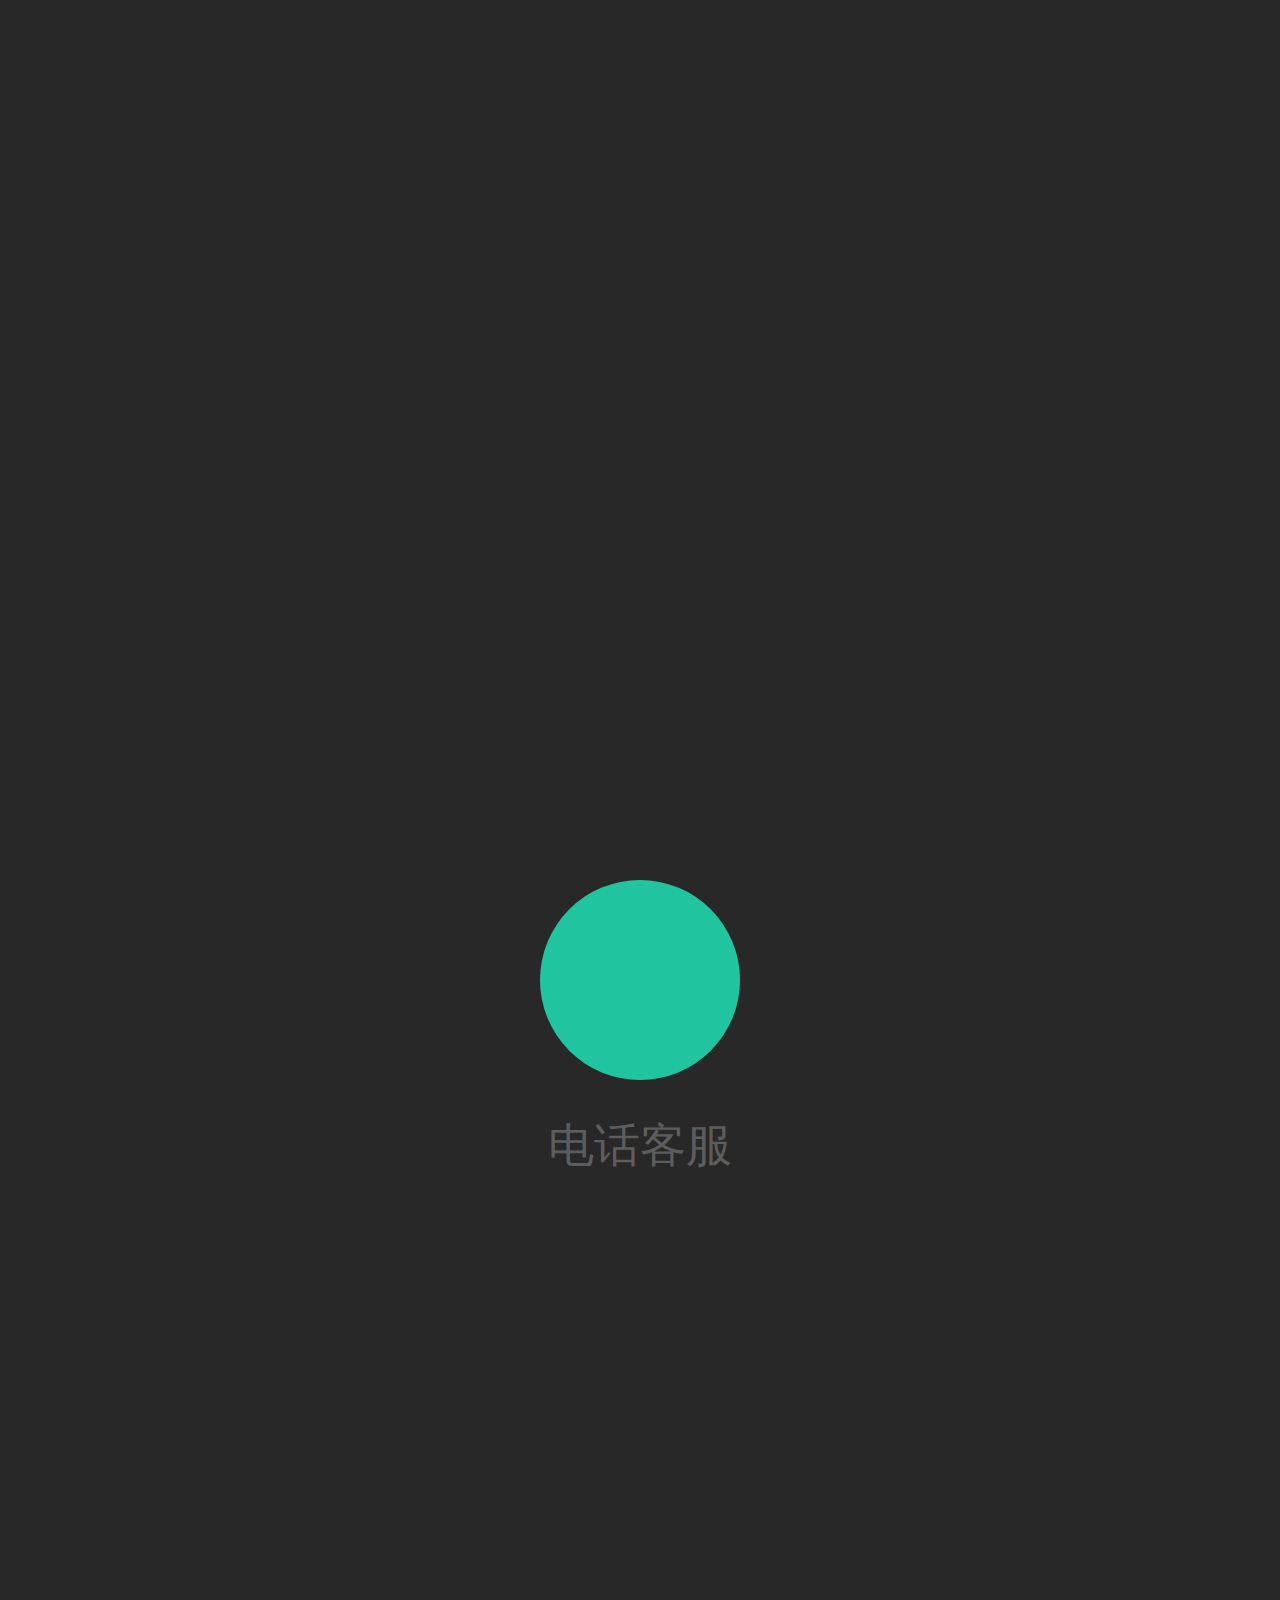
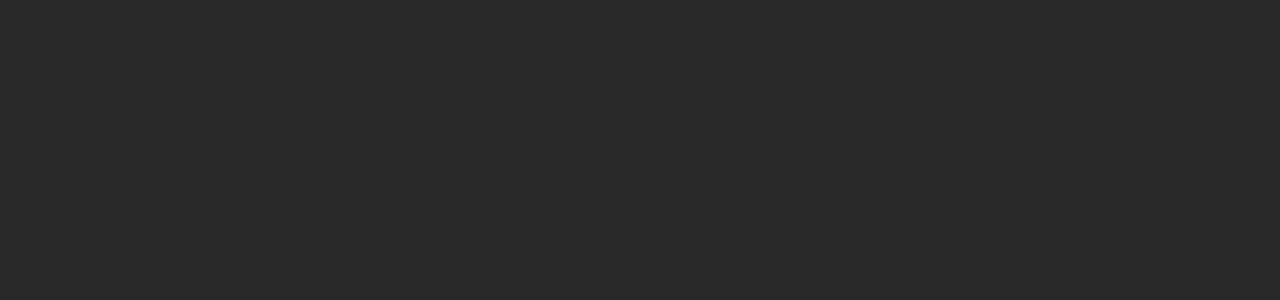
<file: zhuye/project/chun/kefu.html>
<!DOCTYPE html>
<html lang="en">
<head>
	<meta charset="UTF-8">
	<title>客服</title>
	<link rel="stylesheet" href="https://at.alicdn.com/t/font_570476_b2yxkagcbpkl0udi.css">
	<link rel="stylesheet" href="css/kefu.css">
	<script src="js/rem1.js"></script>
</head>
<body>
	<div class="box">
		<div class="yuan">
			<i class="iconfont">&#xe603;</i>
		</div>
		<p>电话客服</p>
		<div class="del">
			<a href="index.html">
				<i class="iconfont">&#xe66d;</i>
			</a>
		</div>
	</div>
</body>
</html>
</file>
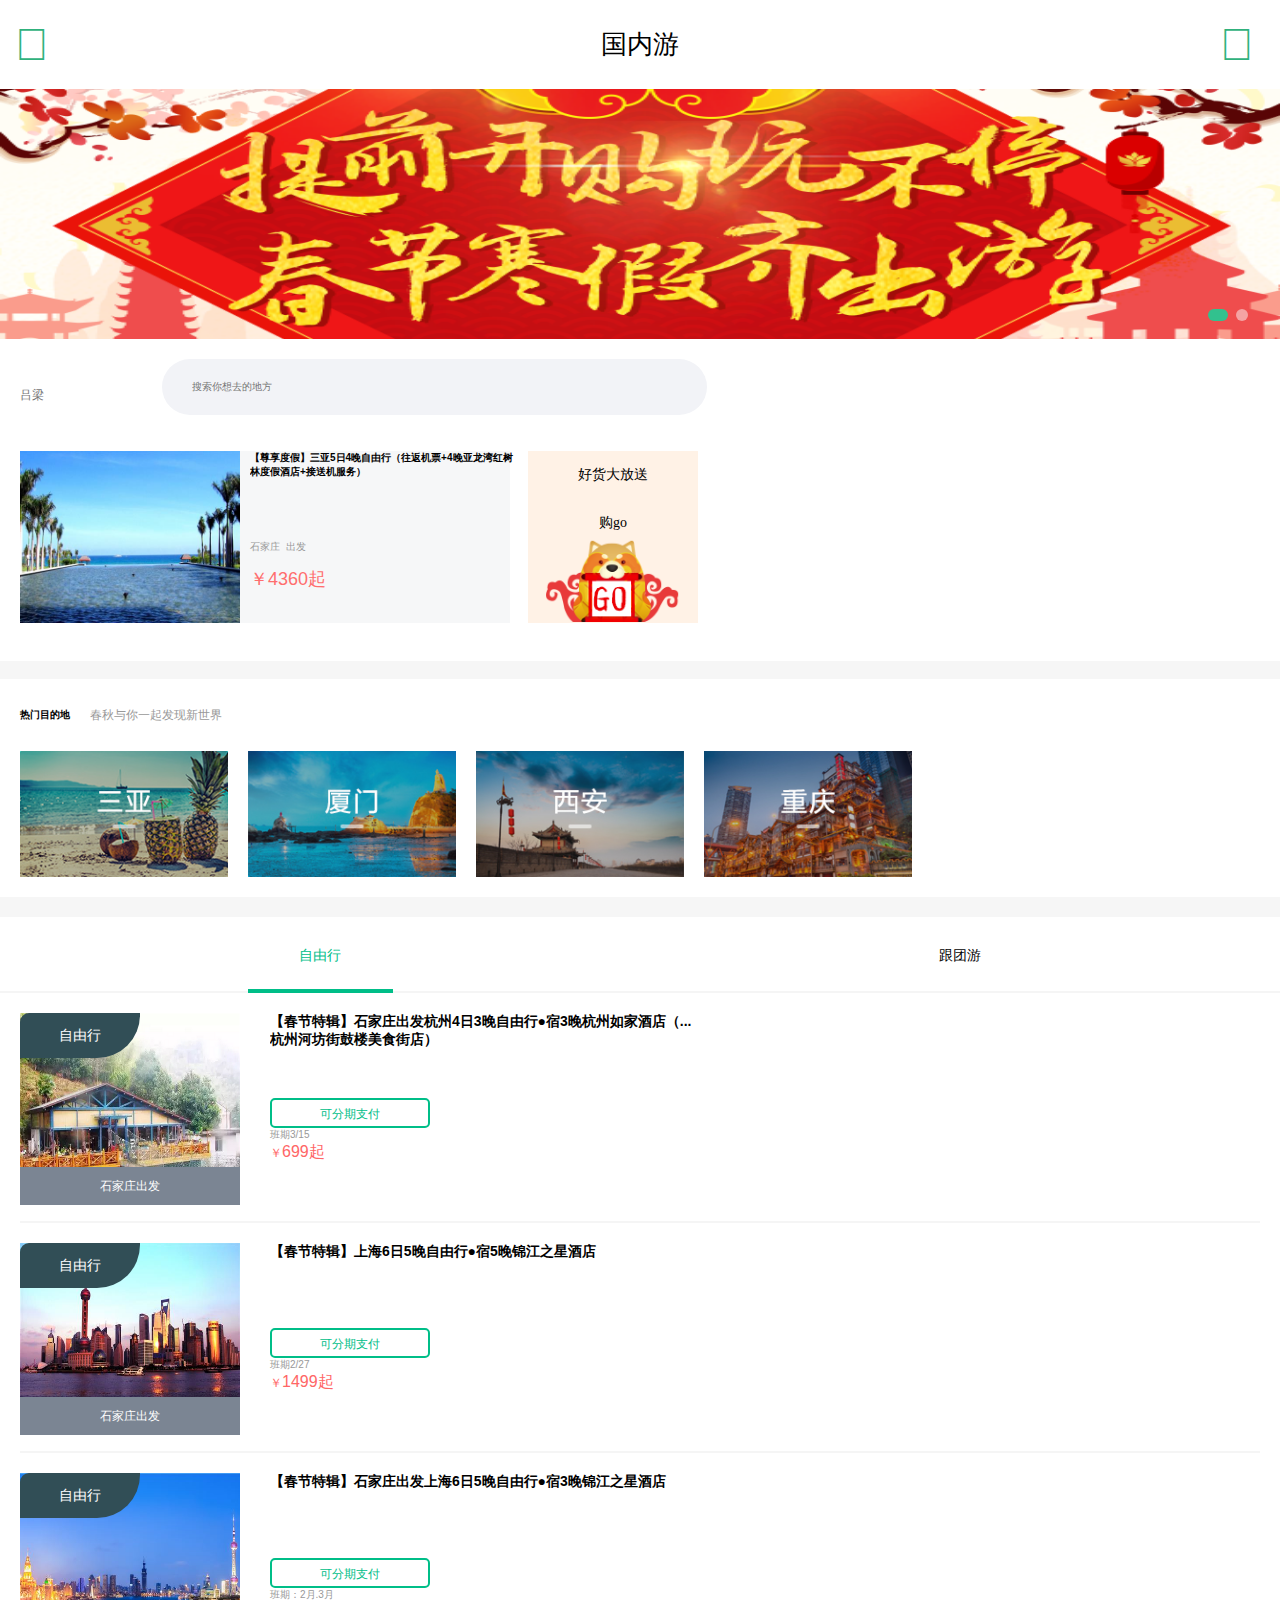
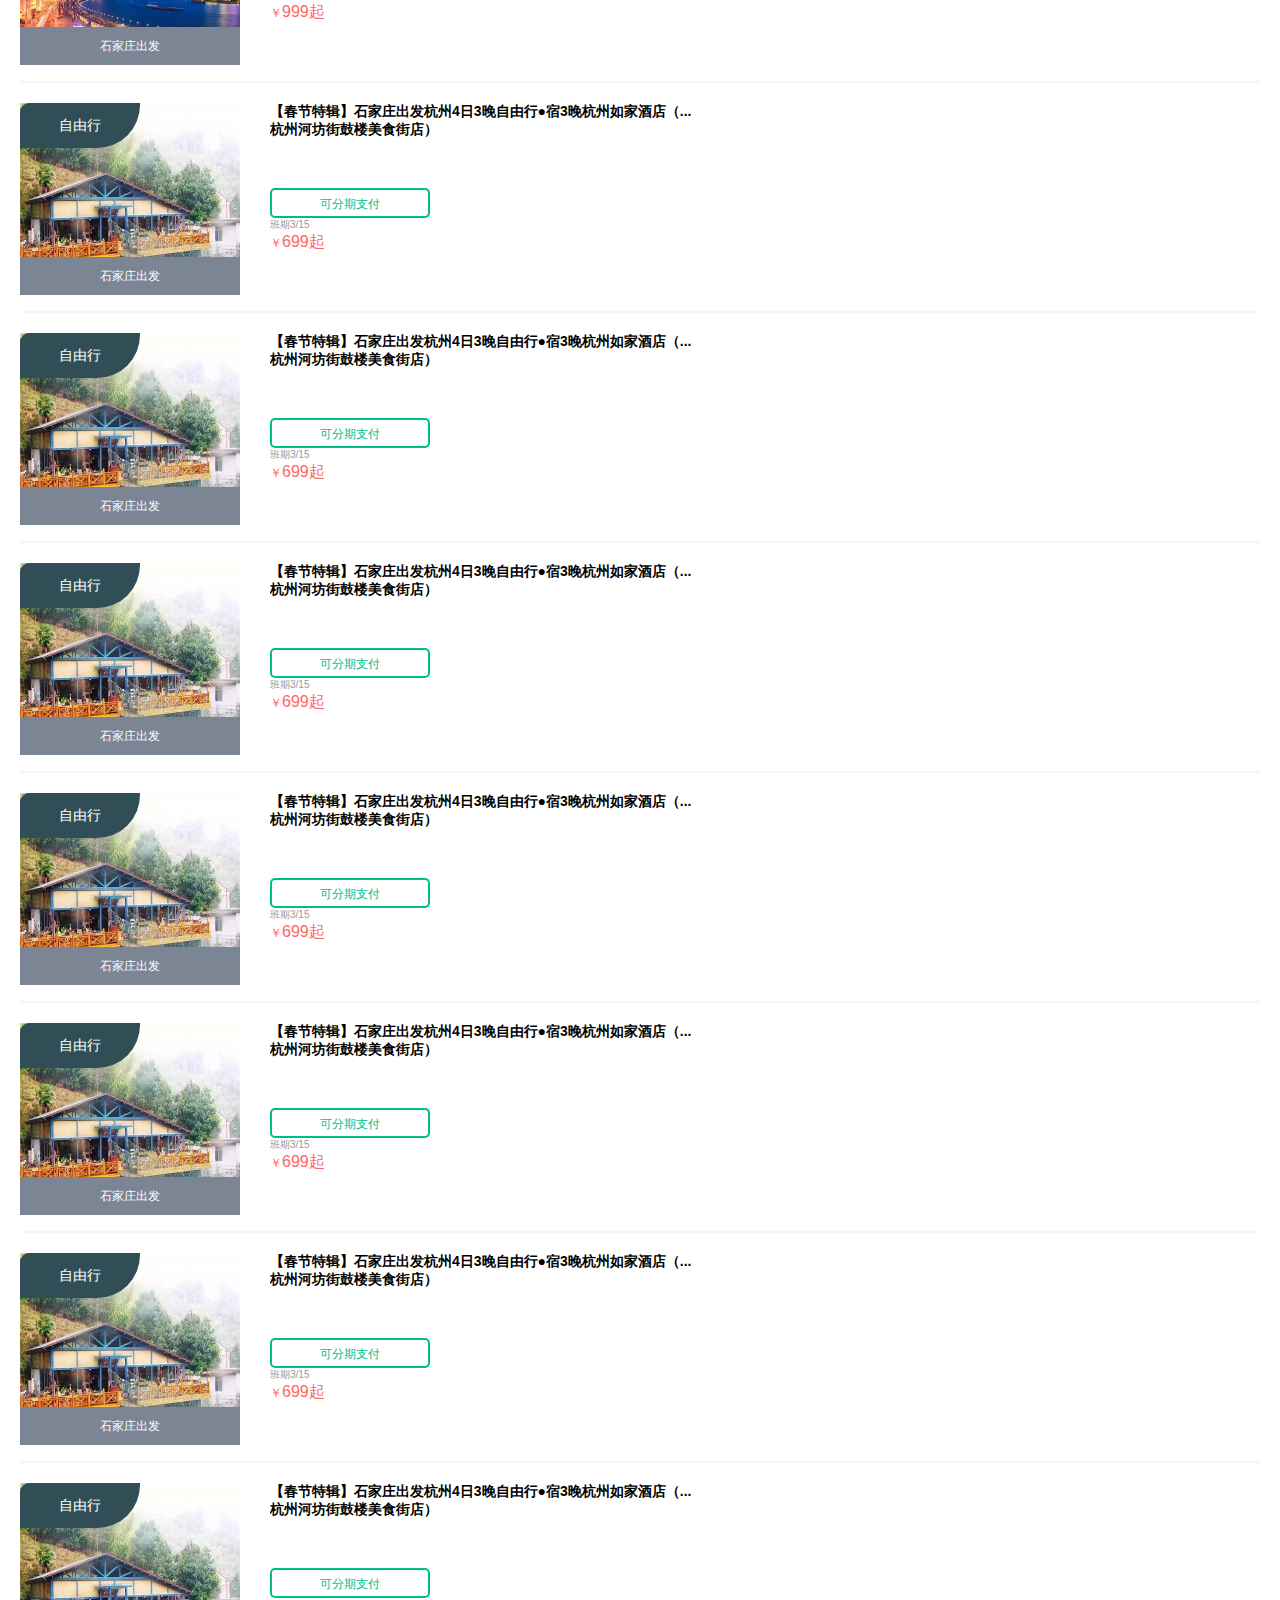
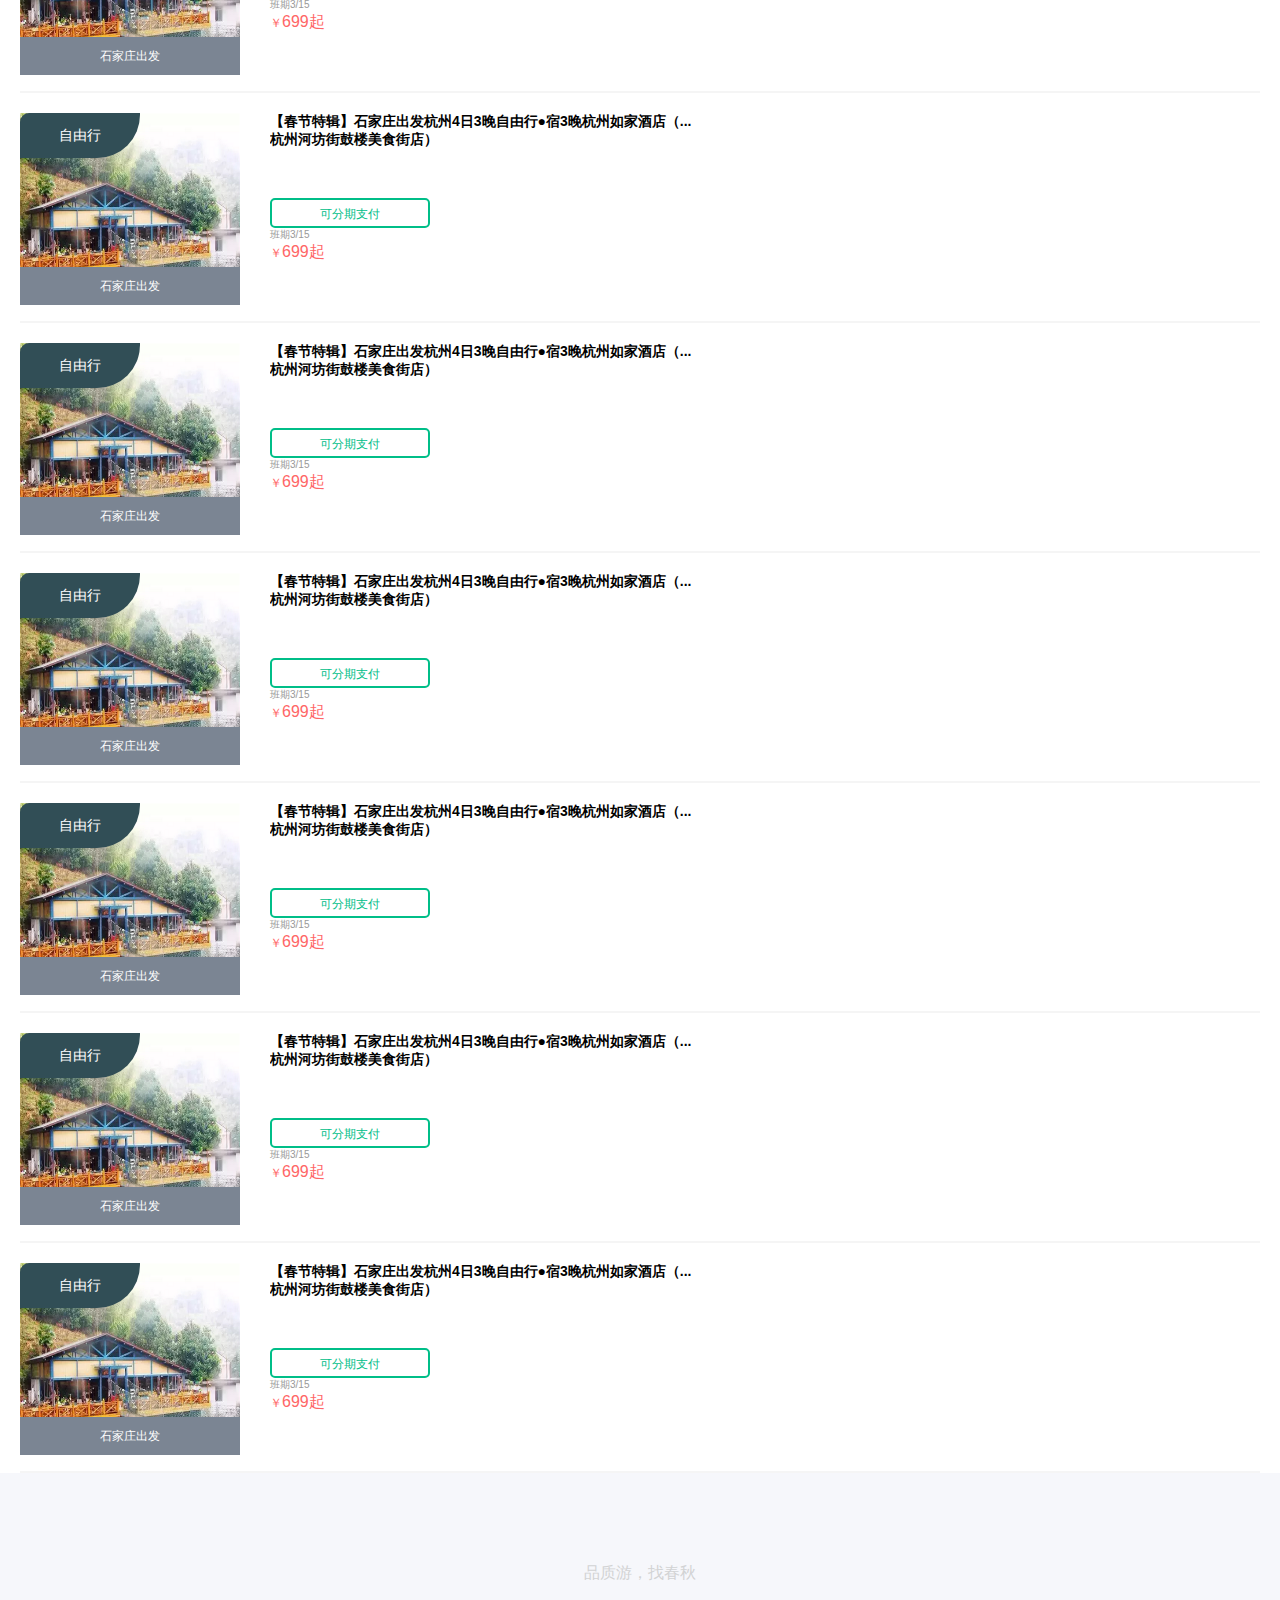
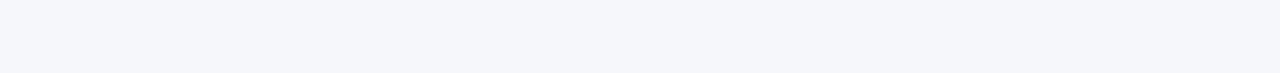
<file: zhuye/project/chun/list.html>
<!DOCTYPE html>
<html lang="en">
<head>
	<meta name="viewport" content="width=device-width,user-scalable=no,initial-scale=1.0,maximum-scale=1.0,minimum-scale=1.0">
	<meta charset="UTF-8">
	<meta charset="UTF-8">
	<title>banner</title>
	<link rel="stylesheet" href="https://at.alicdn.com/t/font_570476_sapn6vf0983vunmi.css">
	<link rel="stylesheet" href="css/list.css">
	<script src="js/rem.js"></script>
</head>
<body>
<!-- 头部开始 -->
	<header>
		<a href="index.html" class="iconfont">&#xe625;</a>
		<span>国内游</span>
		<a href="" class="iconfont">&#xe627;</a>
	</header>
<!-- 头部结束-->
<!-- banner开始 -->
	<div class="banner">
		<a href=""><img src="img/list-banner.jpg" alt=""></a>
		<a href=""><img src="img/list-banner2.jpg" alt=""></a>
		<div class="button">
			<div class="btn active"></div>
			<div class="btn"></div>
		</div>
		
	</div>
<!-- banner结束 -->
<!-- 搜索开始 -->
	<div class="sou_box">
		<div class="s_left">
			<span>吕梁</span>
			<i class="iconfont">&#xe632;</i>
		</div>
		<input type="text" placeholder="搜索你想去的地方">
	</div>
<!-- 搜索结束 -->
<!-- 当期狂欢开始 -->
	<div class="happy">
		<div class="img_box">
			<a href="xiangqing.html">
				<img src="img/list-img1.jpg" alt="">
			</a>
		</div>
		<div class="word_box">
			<h2>【尊享度假】三亚5日4晚自由行（往返机票+4晚亚龙湾红树林度假酒店+接送机服务）</h2>
			<p>石家庄&nbsp;&nbsp;<span>出发</span></p>
			<div class="jiage"><span>￥</span>4360起</div>
		</div>
		<div class="h_right">
			<div class="h_top">好货大放送</div>
			<div class="h_center">购go</div>
			<div class="img_b">
				<img src="img/list-img2.jpg" alt="">
			</div>
		</div>
	</div>
<!-- 当期狂欢结束 -->
<!-- 热门目的地开始 -->
	<div class="hot">
		<div class="hot_top">
			<h2>热门目的地</h2>
			<span>春秋与你一起发现新世界</span>
		</div>
		<ul class="hot_bottom">
			<li><a href=""><img src="img/hot1.jpg" alt=""></a></li>
			<li><a href=""><img src="img/hot2.jpg" alt=""></a></li>
			<li><a href=""><img src="img/hot3.jpg" alt=""></a></li>
			<li><a href=""><img src="img/hot4.jpg" alt=""></a></li>
		</ul>
	</div>
<!-- 热门目的地结束 -->
<!-- 自由行开始 -->
	<div class="free">
		<div class="f_title">
			<span class="active">自由行</span>
			<span>跟团游</span>
		</div>
		<div class="free_bottom">
			<ul class="free_center">
				<li href="xiangqing.html">
					<!-- <a href="xiangqing.html"> -->
						<div class="img_box">
							<img src="img/free1.jpg" alt="">
							<span class="type">自由行</span>
							<div class="bottom">石家庄出发</div>
						</div>
						<div class="word_box">
							<h2>【春节特辑】石家庄出发杭州4日3晚自由行●宿3晚杭州如家酒店（...杭州河坊街鼓楼美食街店）</h2>
							<div class="go">可分期支付</div>
							<div class="ban">班期3/15</div>
							<p><span>￥</span>699起</p>
						</div>
					<!-- </a> -->
				</li>
				<li>
					<div class="img_box">
						<img src="img/free2.jpg" alt="">
						<span class="type">自由行</span>
						<div class="bottom">石家庄出发</div>
					</div>
					<div class="word_box">
						<h2>【春节特辑】上海6日5晚自由行●宿5晚锦江之星酒店</h2>
						<div class="go">可分期支付</div>
						<div class="ban">班期2/27</div>
						<p><span>￥</span>1499起</p>
					</div>
				</li>
				<li>
					<div class="img_box">
						<img src="img/free3.jpg" alt="">
						<span class="type">自由行</span>
						<div class="bottom">石家庄出发</div>
					</div>
					<div class="word_box">
						<h2>【春节特辑】石家庄出发上海6日5晚自由行●宿3晚锦江之星酒店</h2>
						<div class="go">可分期支付</div>
						<div class="ban">班期：2月.3月</div>
						<p><span>￥</span>999起</p>
					</div>
				</li>
				<li>
					<div class="img_box">
						<img src="img/free1.jpg" alt="">
						<span class="type">自由行</span>
						<div class="bottom">石家庄出发</div>
					</div>
					<div class="word_box">
						<h2>【春节特辑】石家庄出发杭州4日3晚自由行●宿3晚杭州如家酒店（...杭州河坊街鼓楼美食街店）</h2>
						<div class="go">可分期支付</div>
						<div class="ban">班期3/15</div>
						<p><span>￥</span>699起</p>
					</div>
				</li>
				<li>
					<div class="img_box">
						<img src="img/free1.jpg" alt="">
						<span class="type">自由行</span>
						<div class="bottom">石家庄出发</div>
					</div>
					<div class="word_box">
						<h2>【春节特辑】石家庄出发杭州4日3晚自由行●宿3晚杭州如家酒店（...杭州河坊街鼓楼美食街店）</h2>
						<div class="go">可分期支付</div>
						<div class="ban">班期3/15</div>
						<p><span>￥</span>699起</p>
					</div>
				</li>
				<li>
					<div class="img_box">
						<img src="img/free1.jpg" alt="">
						<span class="type">自由行</span>
						<div class="bottom">石家庄出发</div>
					</div>
					<div class="word_box">
						<h2>【春节特辑】石家庄出发杭州4日3晚自由行●宿3晚杭州如家酒店（...杭州河坊街鼓楼美食街店）</h2>
						<div class="go">可分期支付</div>
						<div class="ban">班期3/15</div>
						<p><span>￥</span>699起</p>
					</div>
				</li>
				<li>
					<div class="img_box">
						<img src="img/free1.jpg" alt="">
						<span class="type">自由行</span>
						<div class="bottom">石家庄出发</div>
					</div>
					<div class="word_box">
						<h2>【春节特辑】石家庄出发杭州4日3晚自由行●宿3晚杭州如家酒店（...杭州河坊街鼓楼美食街店）</h2>
						<div class="go">可分期支付</div>
						<div class="ban">班期3/15</div>
						<p><span>￥</span>699起</p>
					</div>
				</li>
				<li>
					<div class="img_box">
						<img src="img/free1.jpg" alt="">
						<span class="type">自由行</span>
						<div class="bottom">石家庄出发</div>
					</div>
					<div class="word_box">
						<h2>【春节特辑】石家庄出发杭州4日3晚自由行●宿3晚杭州如家酒店（...杭州河坊街鼓楼美食街店）</h2>
						<div class="go">可分期支付</div>
						<div class="ban">班期3/15</div>
						<p><span>￥</span>699起</p>
					</div>
				</li>
				<li>
					<div class="img_box">
						<img src="img/free1.jpg" alt="">
						<span class="type">自由行</span>
						<div class="bottom">石家庄出发</div>
					</div>
					<div class="word_box">
						<h2>【春节特辑】石家庄出发杭州4日3晚自由行●宿3晚杭州如家酒店（...杭州河坊街鼓楼美食街店）</h2>
						<div class="go">可分期支付</div>
						<div class="ban">班期3/15</div>
						<p><span>￥</span>699起</p>
					</div>
				</li>
				<li>
					<div class="img_box">
						<img src="img/free1.jpg" alt="">
						<span class="type">自由行</span>
						<div class="bottom">石家庄出发</div>
					</div>
					<div class="word_box">
						<h2>【春节特辑】石家庄出发杭州4日3晚自由行●宿3晚杭州如家酒店（...杭州河坊街鼓楼美食街店）</h2>
						<div class="go">可分期支付</div>
						<div class="ban">班期3/15</div>
						<p><span>￥</span>699起</p>
					</div>
				</li>
				<li>
					<div class="img_box">
						<img src="img/free1.jpg" alt="">
						<span class="type">自由行</span>
						<div class="bottom">石家庄出发</div>
					</div>
					<div class="word_box">
						<h2>【春节特辑】石家庄出发杭州4日3晚自由行●宿3晚杭州如家酒店（...杭州河坊街鼓楼美食街店）</h2>
						<div class="go">可分期支付</div>
						<div class="ban">班期3/15</div>
						<p><span>￥</span>699起</p>
					</div>
				</li>
				<li>
					<div class="img_box">
						<img src="img/free1.jpg" alt="">
						<span class="type">自由行</span>
						<div class="bottom">石家庄出发</div>
					</div>
					<div class="word_box">
						<h2>【春节特辑】石家庄出发杭州4日3晚自由行●宿3晚杭州如家酒店（...杭州河坊街鼓楼美食街店）</h2>
						<div class="go">可分期支付</div>
						<div class="ban">班期3/15</div>
						<p><span>￥</span>699起</p>
					</div>
				</li>
				<li>
					<div class="img_box">
						<img src="img/free1.jpg" alt="">
						<span class="type">自由行</span>
						<div class="bottom">石家庄出发</div>
					</div>
					<div class="word_box">
						<h2>【春节特辑】石家庄出发杭州4日3晚自由行●宿3晚杭州如家酒店（...杭州河坊街鼓楼美食街店）</h2>
						<div class="go">可分期支付</div>
						<div class="ban">班期3/15</div>
						<p><span>￥</span>699起</p>
					</div>
				</li>
				<li>
					<div class="img_box">
						<img src="img/free1.jpg" alt="">
						<span class="type">自由行</span>
						<div class="bottom">石家庄出发</div>
					</div>
					<div class="word_box">
						<h2>【春节特辑】石家庄出发杭州4日3晚自由行●宿3晚杭州如家酒店（...杭州河坊街鼓楼美食街店）</h2>
						<div class="go">可分期支付</div>
						<div class="ban">班期3/15</div>
						<p><span>￥</span>699起</p>
					</div>
				</li>
				<li>
					<div class="img_box">
						<img src="img/free1.jpg" alt="">
						<span class="type">自由行</span>
						<div class="bottom">石家庄出发</div>
					</div>
					<div class="word_box">
						<h2>【春节特辑】石家庄出发杭州4日3晚自由行●宿3晚杭州如家酒店（...杭州河坊街鼓楼美食街店）</h2>
						<div class="go">可分期支付</div>
						<div class="ban">班期3/15</div>
						<p><span>￥</span>699起</p>
					</div>
				</li>
				<li>
					<div class="img_box">
						<img src="img/free1.jpg" alt="">
						<span class="type">自由行</span>
						<div class="bottom">石家庄出发</div>
					</div>
					<div class="word_box">
						<h2>【春节特辑】石家庄出发杭州4日3晚自由行●宿3晚杭州如家酒店（...杭州河坊街鼓楼美食街店）</h2>
						<div class="go">可分期支付</div>
						<div class="ban">班期3/15</div>
						<p><span>￥</span>699起</p>
					</div>
				</li>
			</ul>
		</div>
	</div>
<!-- 自由行结束 -->
<div class="foot">品质游，找春秋</div>
</body>
</html>
</file>
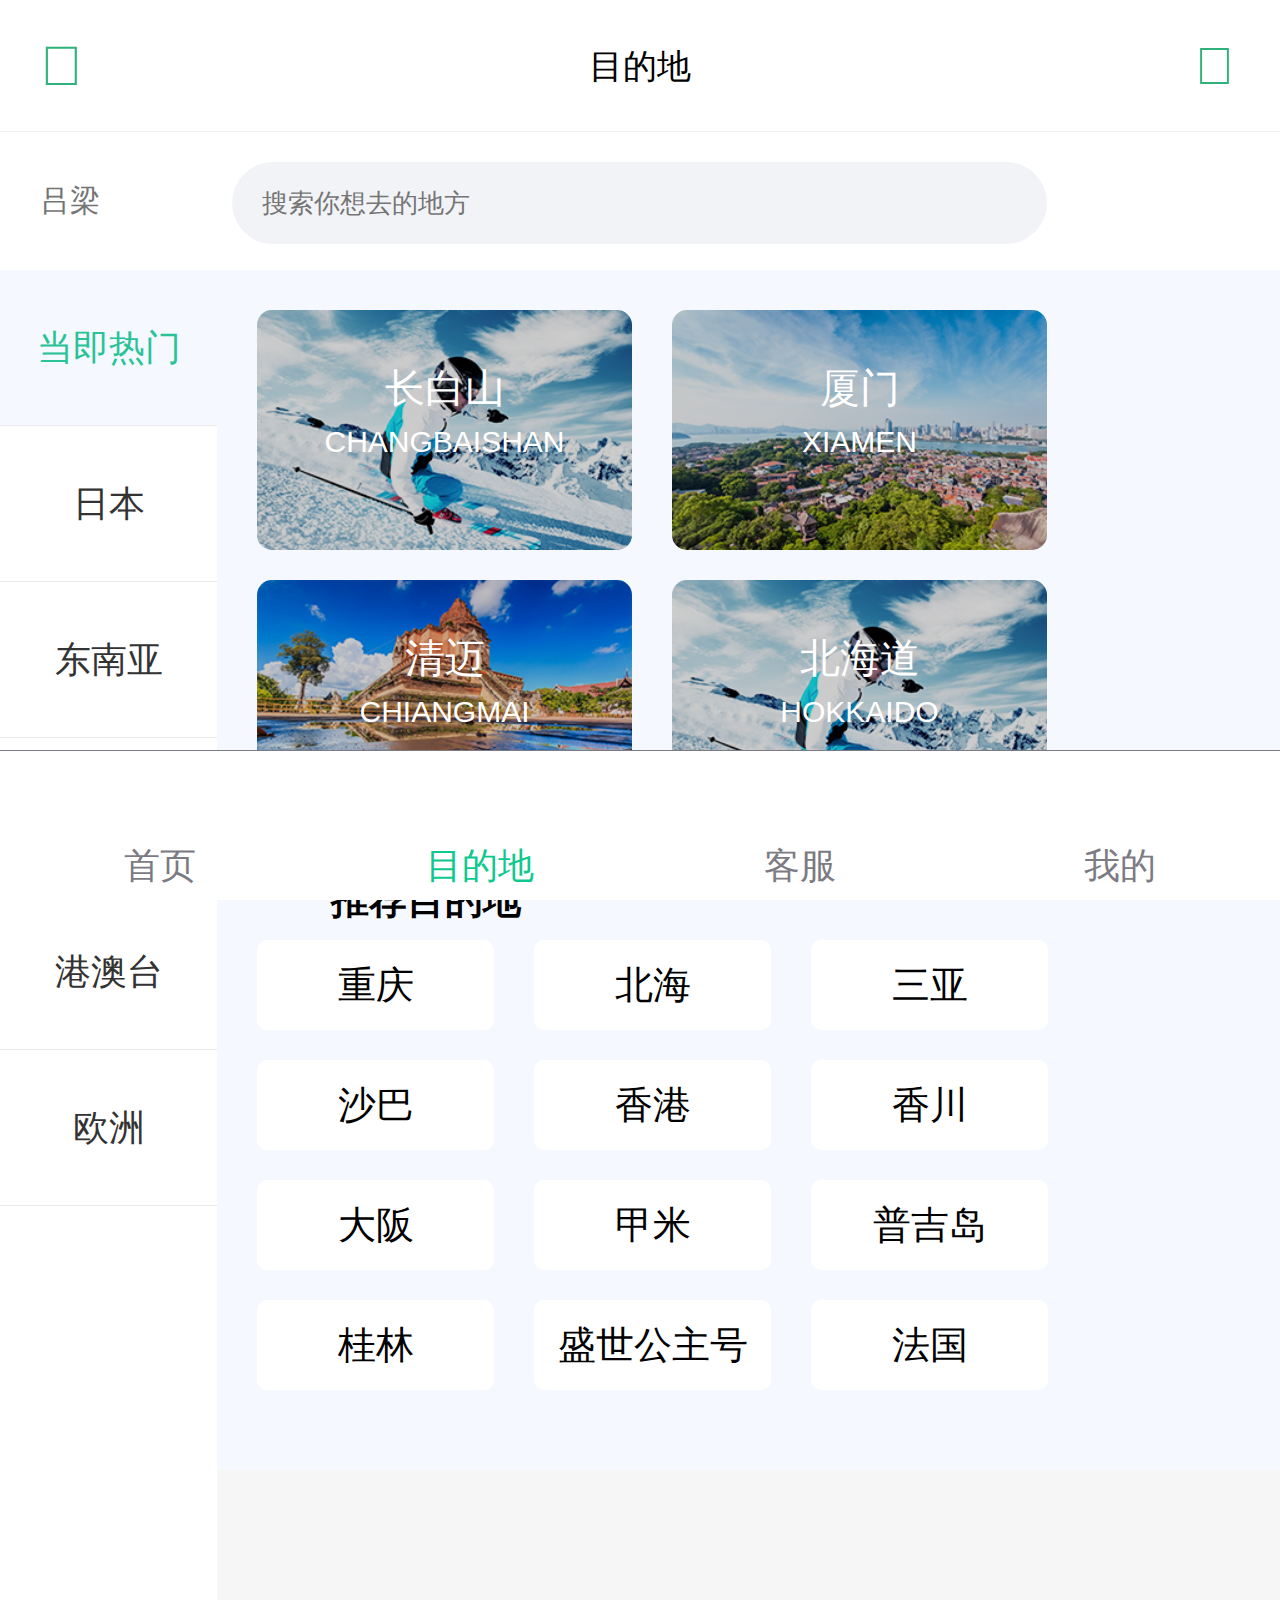
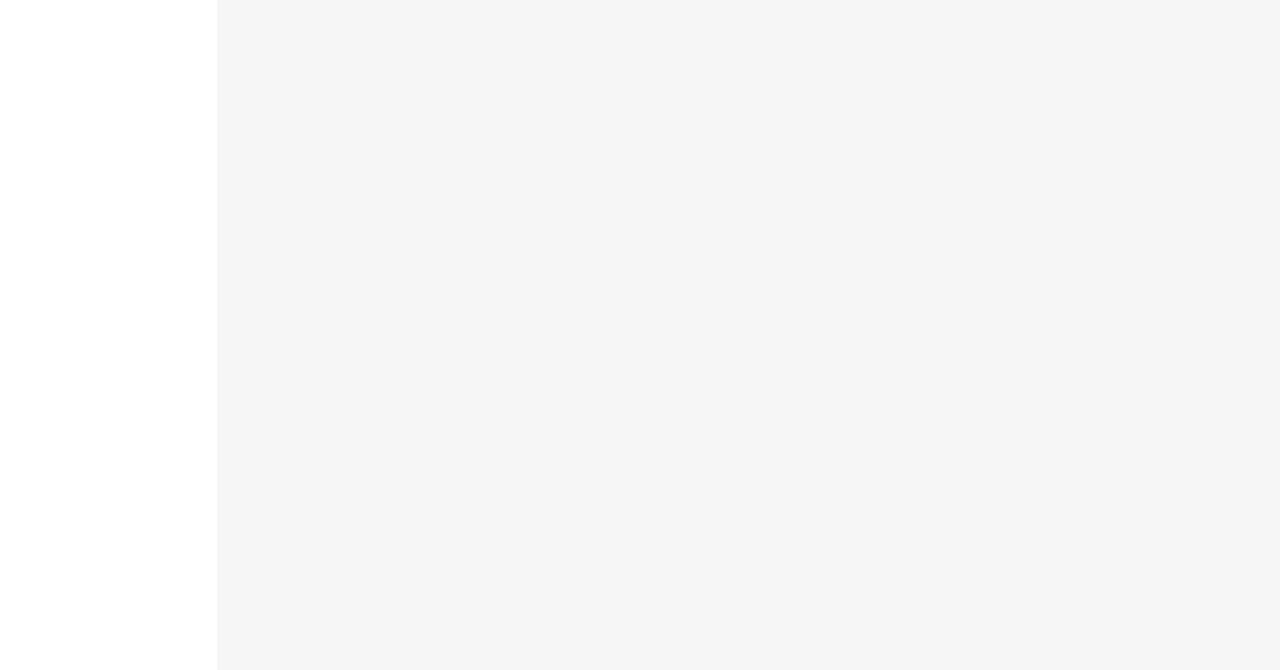
<file: zhuye/project/chun/mudedi.html>
<!DOCTYPE html>
<html lang="en">
<head>
	<meta charset="UTF-8">
	<title>目的地</title>
	<link rel="stylesheet" href="https://at.alicdn.com/t/font_570476_l7iio1k8texko6r.css">
	<link rel="stylesheet" href="css/mudedi.css">
	<script src="js/rem1.js"></script>
</head>
<body>
<!-- 头部开始 -->
	<header>
		<a href="index.html" class="iconfont">&#xe625;</a>
		<span>目的地</span>
		<a href="" class="iconfont">&#xe60d;</a>
	</header>
<!-- 头部结束-->
<!-- 搜索开始 -->
	<div class="sou_box">
		<div class="s_left">
			<span>吕梁</span>
			<i class="iconfont">&#xe632;</i>
		</div>
		<input type="text" placeholder="搜索你想去的地方">
	</div>
<!-- 搜索结束 -->
<!-- right开始 -->
	<div class="box">
		<ul class="left">
			<li class="active">当即热门</li>
			<li>日本</li>
			<li>东南亚</li>
			<li>海岛</li>
			<li>港澳台</li>
			<li>欧洲</li>
		</ul>
		<ul class="right">
			<li>
				<a href="">
					<img src="img/xiangqing/muddi1.jpg" alt="">
					<div class="hide">
						<span>长白山</span>
						<p>CHANGBAISHAN</p>
					</div>
				</a>
			</li>
			<li>
				<a href="">
					<img src="img/xiangqing/muddi2.jpg" alt="">
					<div class="hide">
						<span>厦门</span>
						<p>XIAMEN</p>
					</div>
				</a>
			</li>
			<li>
				<a href="">
					<img src="img/xiangqing/muddi3.jpg" alt="">
					<div class="hide">
						<span>清迈</span>
						<p>CHIANGMAI</p>
					</div>
				</a>
			</li>
			<li>
				<a href="">
					<img src="img/xiangqing/muddi1.jpg" alt="">
					<div class="hide">
						<span>北海道</span>
						<p>HOKKAIDO</p>
					</div>
				</a>
			</li>
			<div class="tui">
				<i class="iconfont">&#xe6a4;</i>
				<h1>推荐目的地</h1>
			</div>
			<ul class="tuijian">
				<li class="he">重庆</li>
				<li class="he">北海</li>
				<li class="he">三亚</li>
				<li class="he">沙巴</li>
				<li class="he">香港</li>
				<li class="he">香川</li>
				<li class="he">大阪</li>
				<li class="he">甲米</li>
				<li class="he">普吉岛</li>
				<li class="he">桂林</li>
				<li class="he">盛世公主号</li>
				<li class="he">法国</li>
			</ul>
		</ul>
	</div>
<!-- right结束 -->
<!-- Tab开始 -->
	<ul class="tab">
		<li>
			<a href="index.html">
				<i class="iconfont">&#xe631;</i>
				<span>首页</span>
			</a>
		</li>
		<li class="active">
			<a href="mudedi.html">
				<i class="iconfont">&#xe628;</i>
				<span>目的地</span>
			</a>
		</li>
		<li>
			<a href="kefu.html">
				<i class="iconfont">&#xe627;</i>
				<span>客服</span>
			</a>
		</li>
		<li>
			<a href="my.html">
				<i class="iconfont">&#xe617;</i>
				<span>我的</span>
			</a>
		</li>
	</ul>
<!-- Tab结束 -->
</body>
</html>
</file>
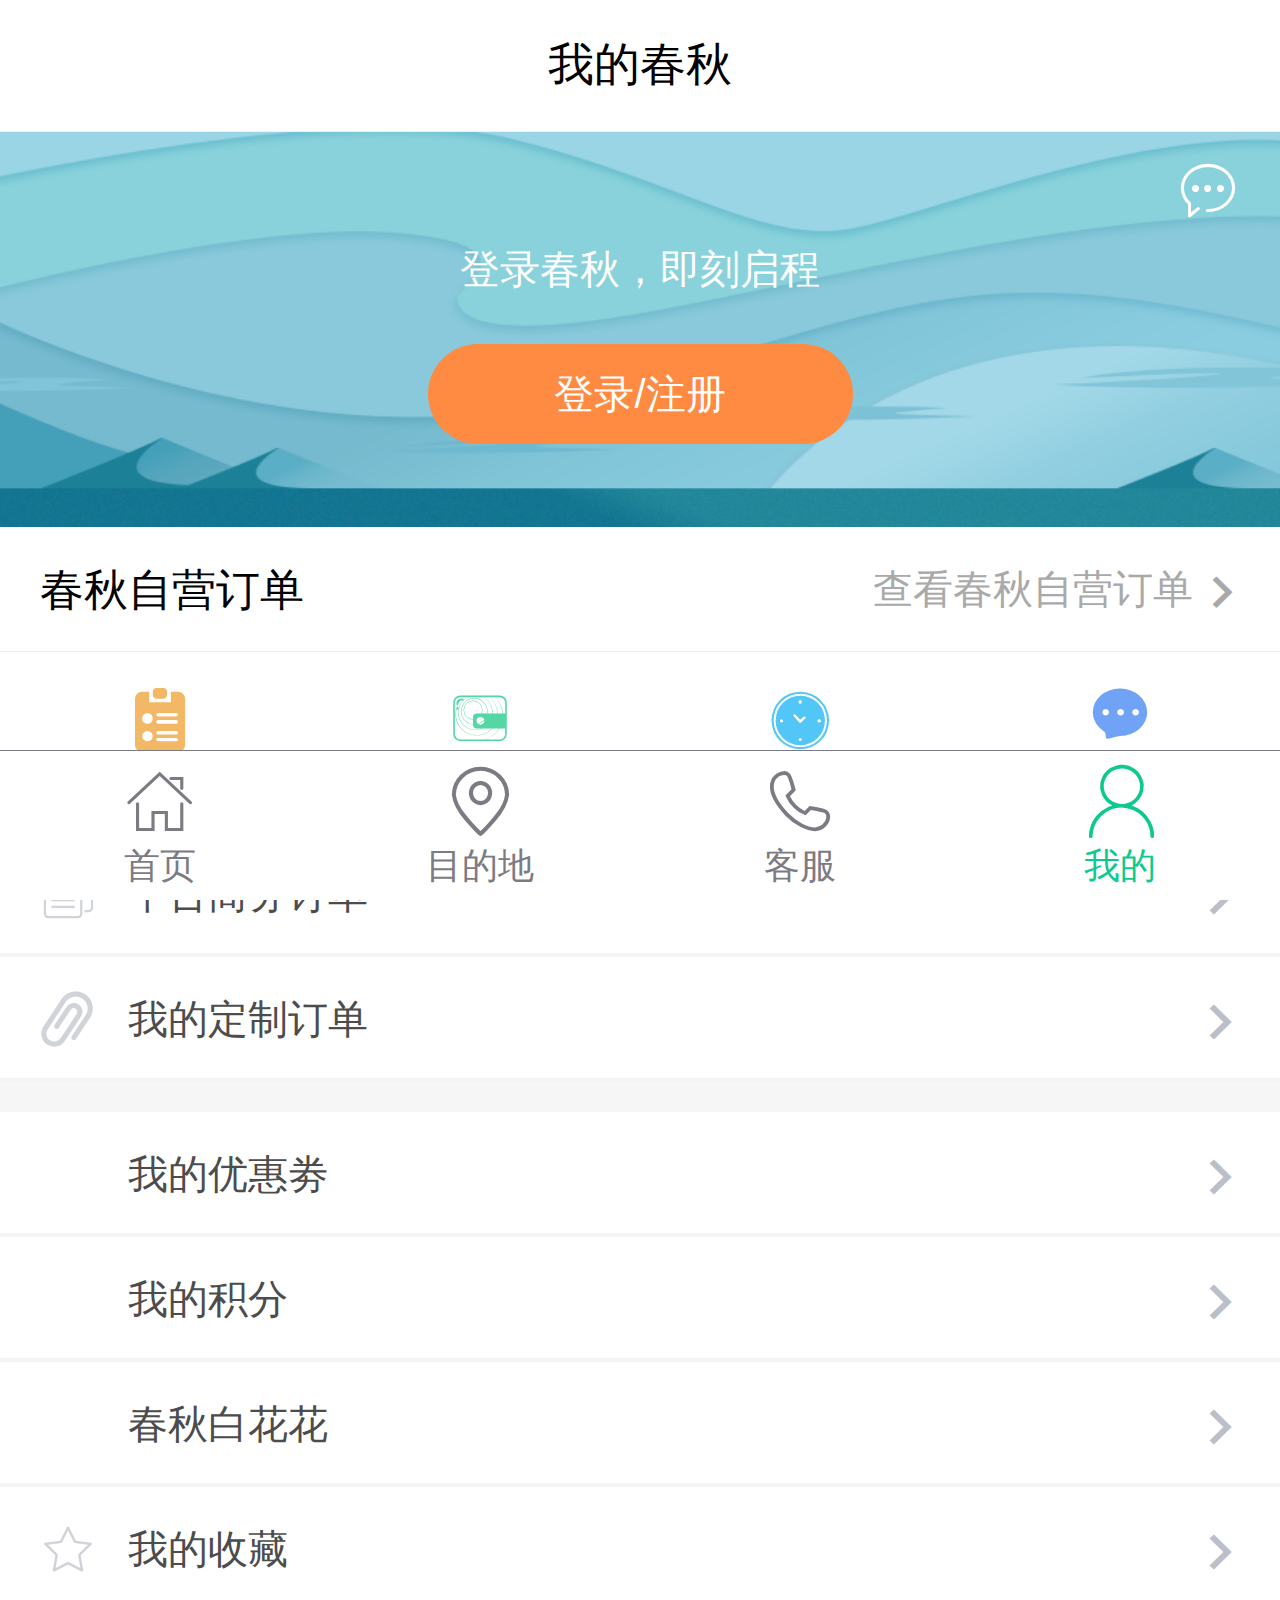
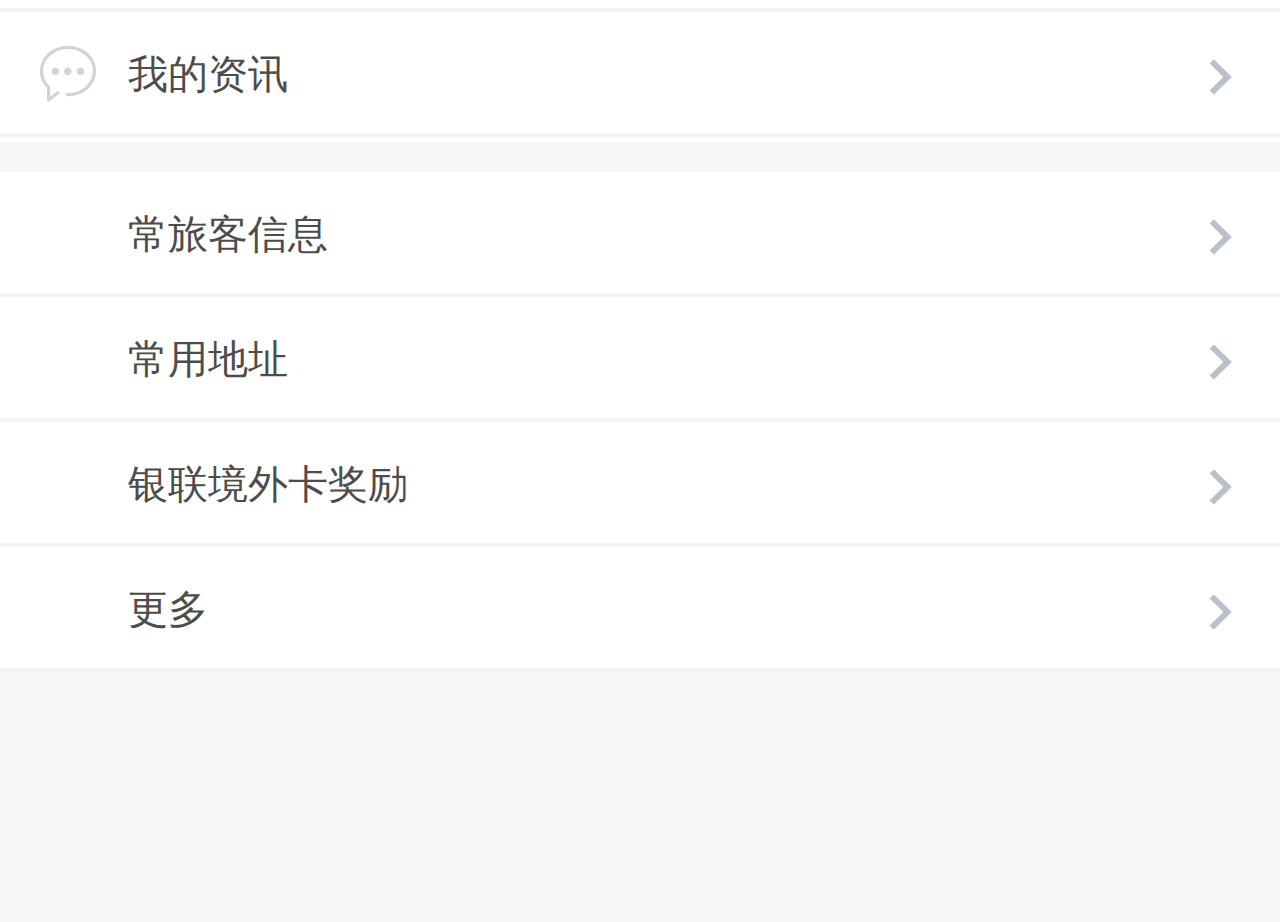
<file: zhuye/project/chun/my.html>
<!DOCTYPE html>
<html lang="en">
<head>
	<meta charset="UTF-8">
	<title>我的</title>
	<link rel="stylesheet" href="icon/iconfont.css">
	<link rel="stylesheet" href="https://at.alicdn.com/t/font_570476_6bhrxqnx3xwp14i.css">
	<link rel="stylesheet" href="css/my.css">
	<script src="js/rem1.js"></script>
</head>
<body>
<!-- 头部开始 -->
	<header>
		<span>我的春秋</span>
	</header>
<!-- 头部结束 -->
<!-- 头像开始 -->
	<div class="banner">
		<i class="iconfont">&#xe67a;</i>
		<p>登录春秋，即刻启程</p>
		<div class="deng">登录/注册</div>
	</div>
<!-- 头像结束 -->
<!-- 订单开始 -->
	<div class="ding">
		<p class="d_left">春秋自营订单</p>
		<p class="d_right">查看春秋自营订单
			<i class="iconfont">&#xe630;</i>
		</p>
	</div>
<!-- 订单结束 -->
<!-- four开始 -->
	<ul class="four">
		<li>
			<a href="">
				<i class="iconfont">&#xe629;</i>
				<div>审核中</div>
			</a>
		</li>
		<li>
			<a href="">
				<i class="iconfont icon1">&#xe65f;</i>
				<div>待付款</div>
			</a>
		</li>
		<li>
			<a href="">
				<i class="iconfont icon2">&#xe626;</i>
				<div>待出行</div>
			</a>
		</li>
		<li>
			<a href="">
				<i class="iconfont icon3">&#xe647;</i>
				<div>待点评</div>
			</a>
		</li>
	</ul>
<!-- four结束 -->
<!-- four下边开始 -->
	<ul class="two">
		<li>
			<a href="">
				<i class="iconfont">&#xe600;</i>
				<span>平台商务订单</span>
				<i class="iconfont icon1">&#xe630;</i>
			</a>
		</li>
		<li>
			<a href="">
				<i class="iconfont">&#xe694;</i>
				<span>我的定制订单</span>
				<i class="iconfont icon1">&#xe630;</i>
			</a>
		</li>
	</ul>
<!-- four下边结束 -->
<!-- five开始 -->
	<ul class="five">
		<li>
			<a href="">
				<i class="iconfont">&#xe601;</i>
				<span>我的优惠劵</span>
				<i class="iconfont icon1">&#xe630;</i>
			</a>
		</li>
		<li>
			<a href="">
				<i class="iconfont">&#xe620;</i>
				<span>我的积分</span>
				<i class="iconfont icon1">&#xe630;</i>
			</a>
		</li>
		<li>
			<a href="">
				<i class="iconfont">&#xe796;</i>
				<span>春秋白花花</span>
				<i class="iconfont icon1">&#xe630;</i>
			</a>
		</li>
		<li>
			<a href="">
				<i class="iconfont">&#xe62d;</i>
				<span>我的收藏</span>
				<i class="iconfont icon1">&#xe630;</i>
			</a>
		</li>
		<li>
			<a href="">
				<i class="iconfont">&#xe67a;</i>
				<span>我的资讯</span>
				<i class="iconfont icon1">&#xe630;</i>
			</a>
		</li>
	</ul>
<!-- five结束 -->
<!-- 最后开始 -->
	<ul class="last">
		<li>
			<a href="">
				<i class="iconfont">&#xe63a;</i>
				<span>常旅客信息</span>
				<i class="iconfont icon1">&#xe630;</i>
			</a>
		</li>
		<li>
			<a href="">
				<i class="iconfont">&#xe604;</i>
				<span>常用地址</span>
				<i class="iconfont icon1">&#xe630;</i>
			</a>
		</li>
		<li>
			<a href="">
				<i class="iconfont">&#xe66a;</i>
				<span>银联境外卡奖励</span>
				<i class="iconfont icon1">&#xe630;</i>
			</a>
		</li>
		<li>
			<a href="">
				<i class="iconfont">&#xe679;</i>
				<span>更多</span>
				<i class="iconfont icon1">&#xe630;</i>
			</a>
		</li>
	</ul>
<!-- 最后结束 -->
<!-- Tab开始 -->
	<ul class="tab">
		<li>
			<a href="index.html">
				<i class="iconfont">&#xe631;</i>
				<span>首页</span>
			</a>
		</li>
		<li>
			<a href="mudedi.html">
				<i class="iconfont">&#xe628;</i>
				<span>目的地</span>
			</a>
		</li>
		<li>
			<a href="kefu.html">
				<i class="iconfont">&#xe627;</i>
				<span>客服</span>
			</a>
		</li>
		<li class="active">
			<a href="my.html">
				<i class="iconfont">&#xe617;</i>
				<span>我的</span>
			</a>
		</li>
	</ul>
<!-- Tab结束 -->
</body>
</html>
</file>
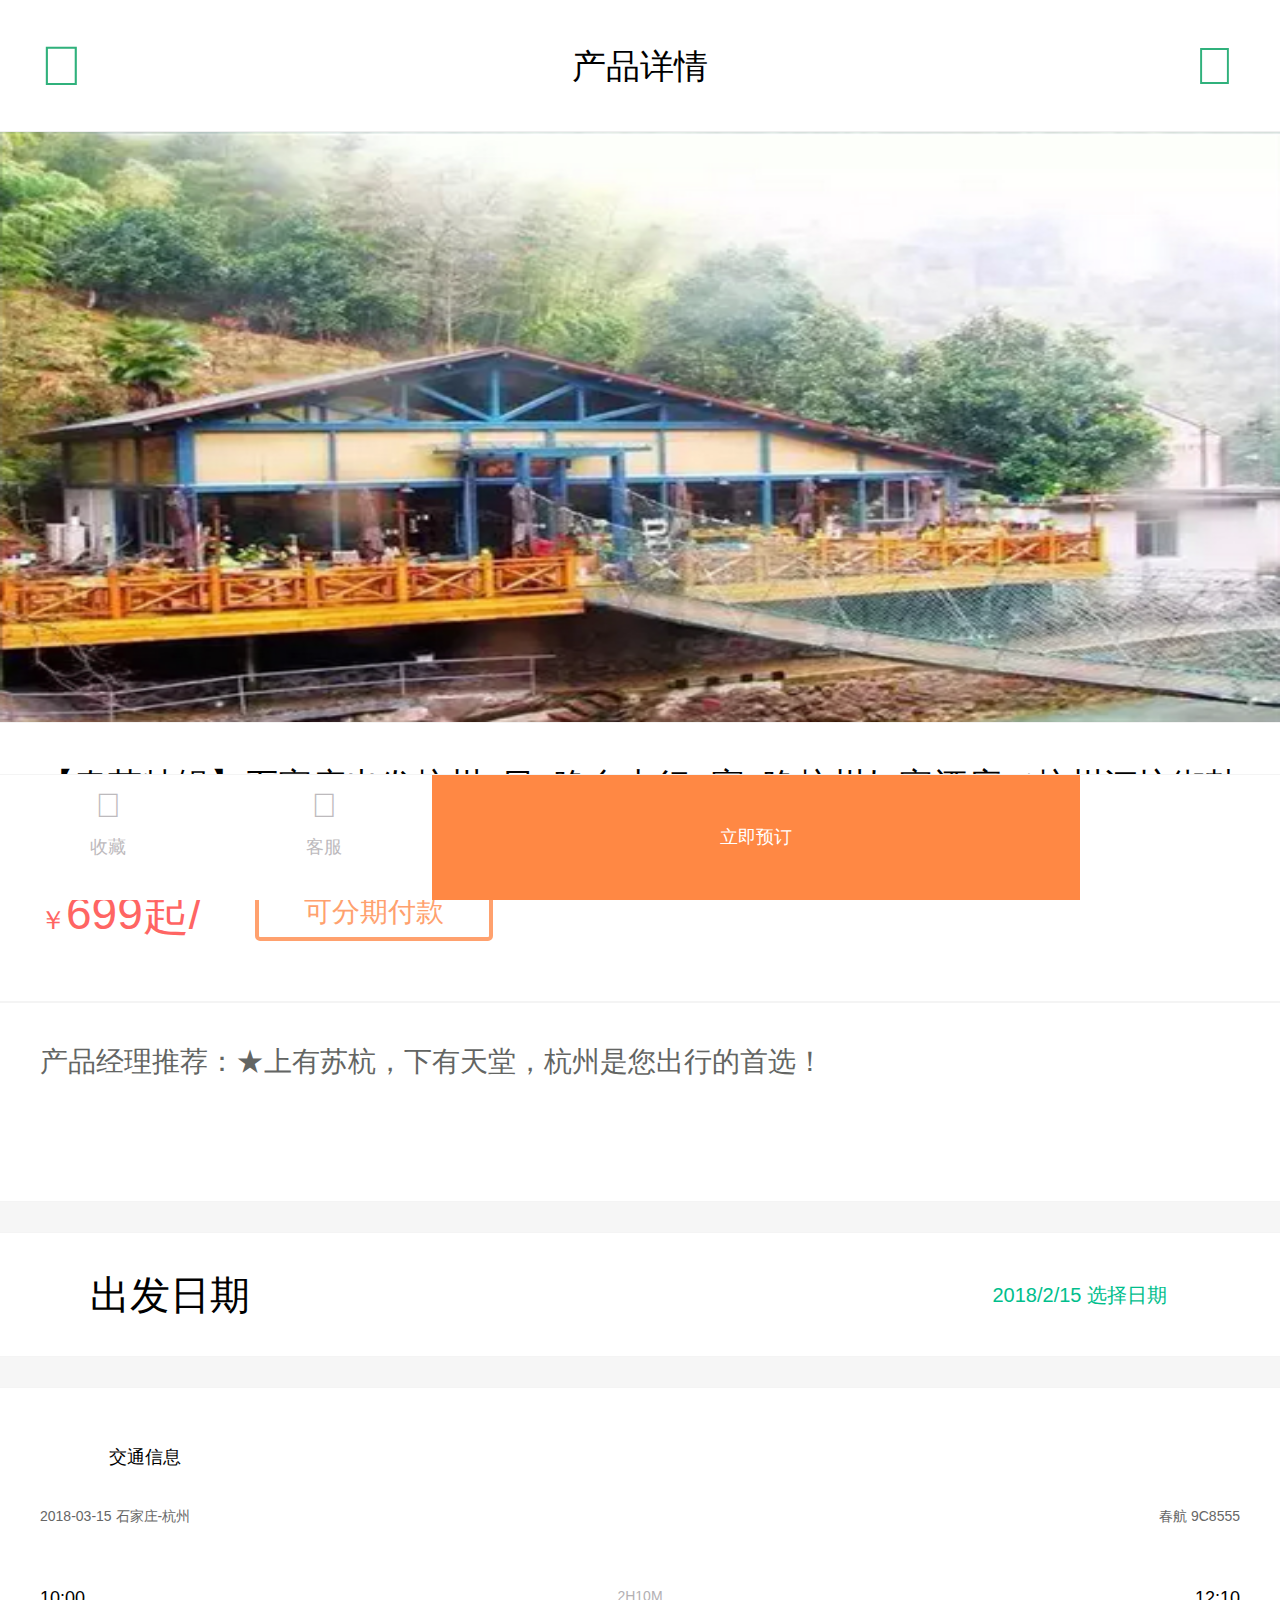
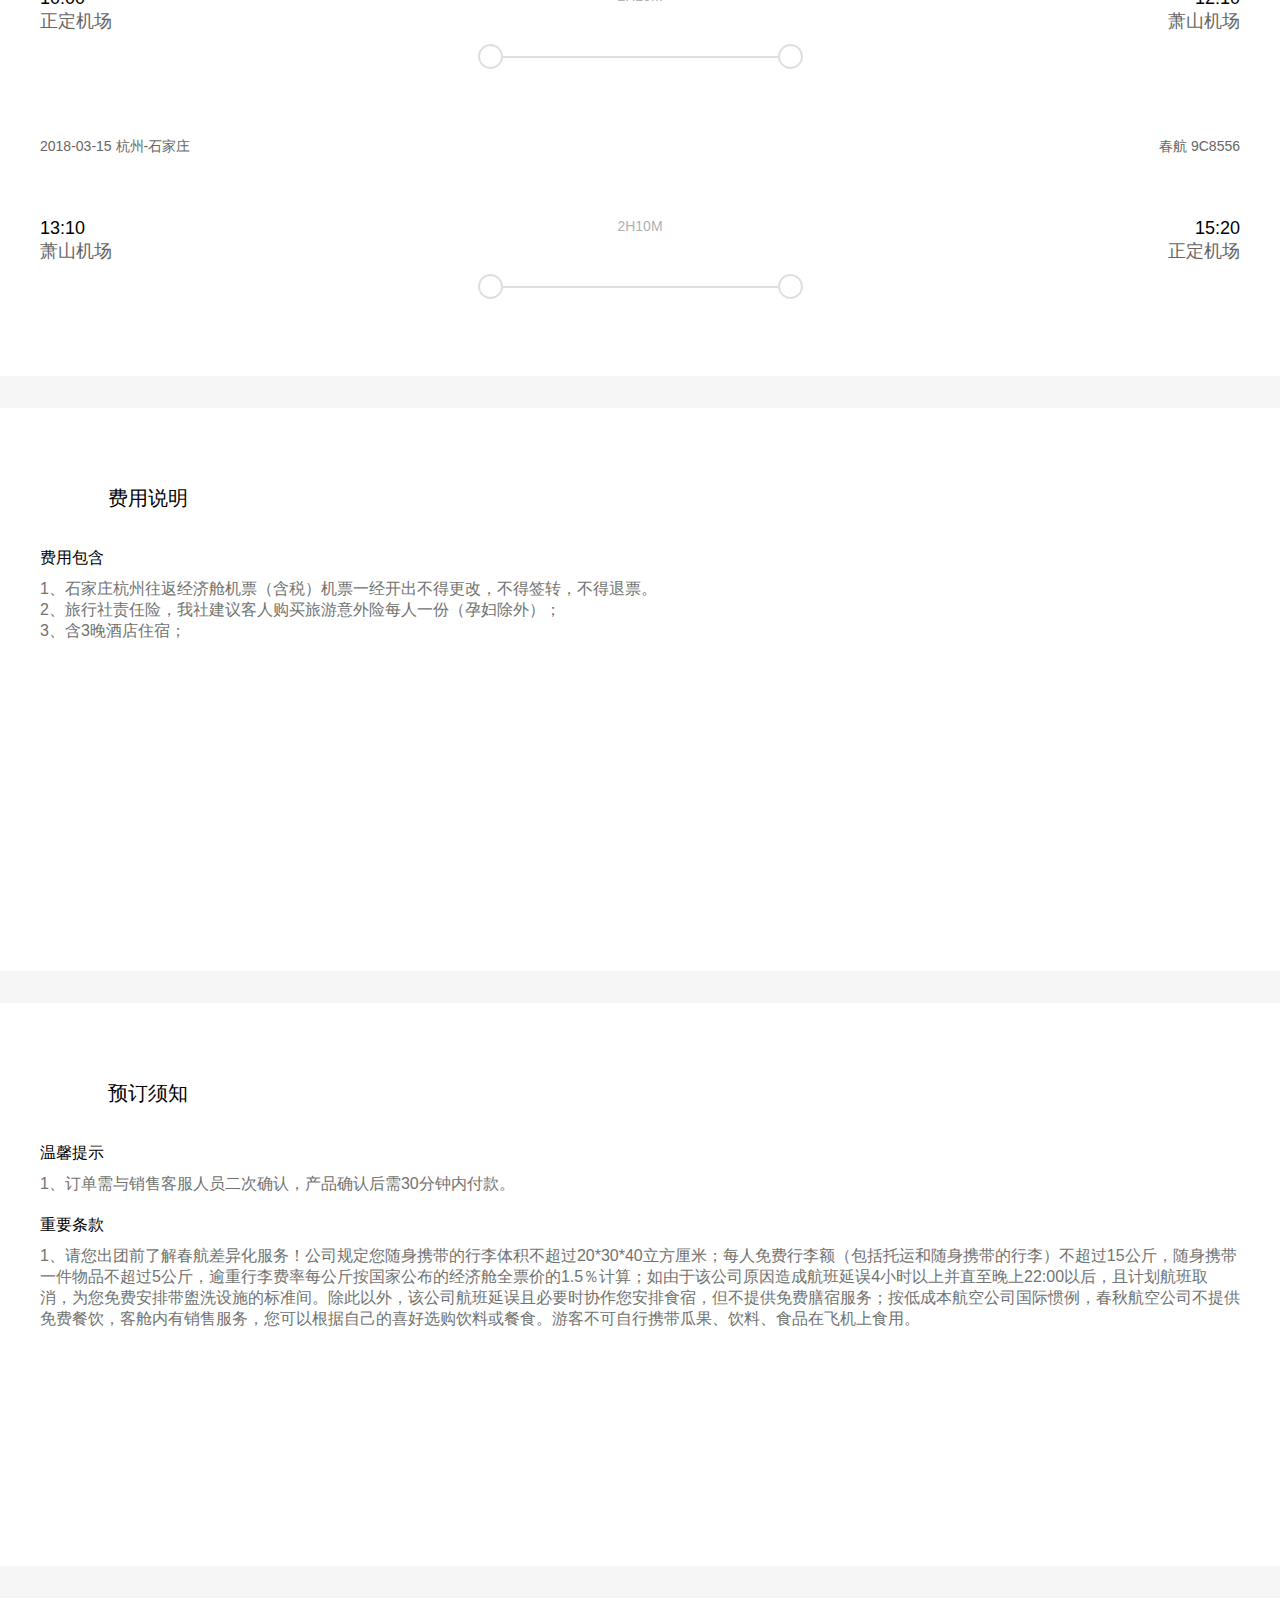
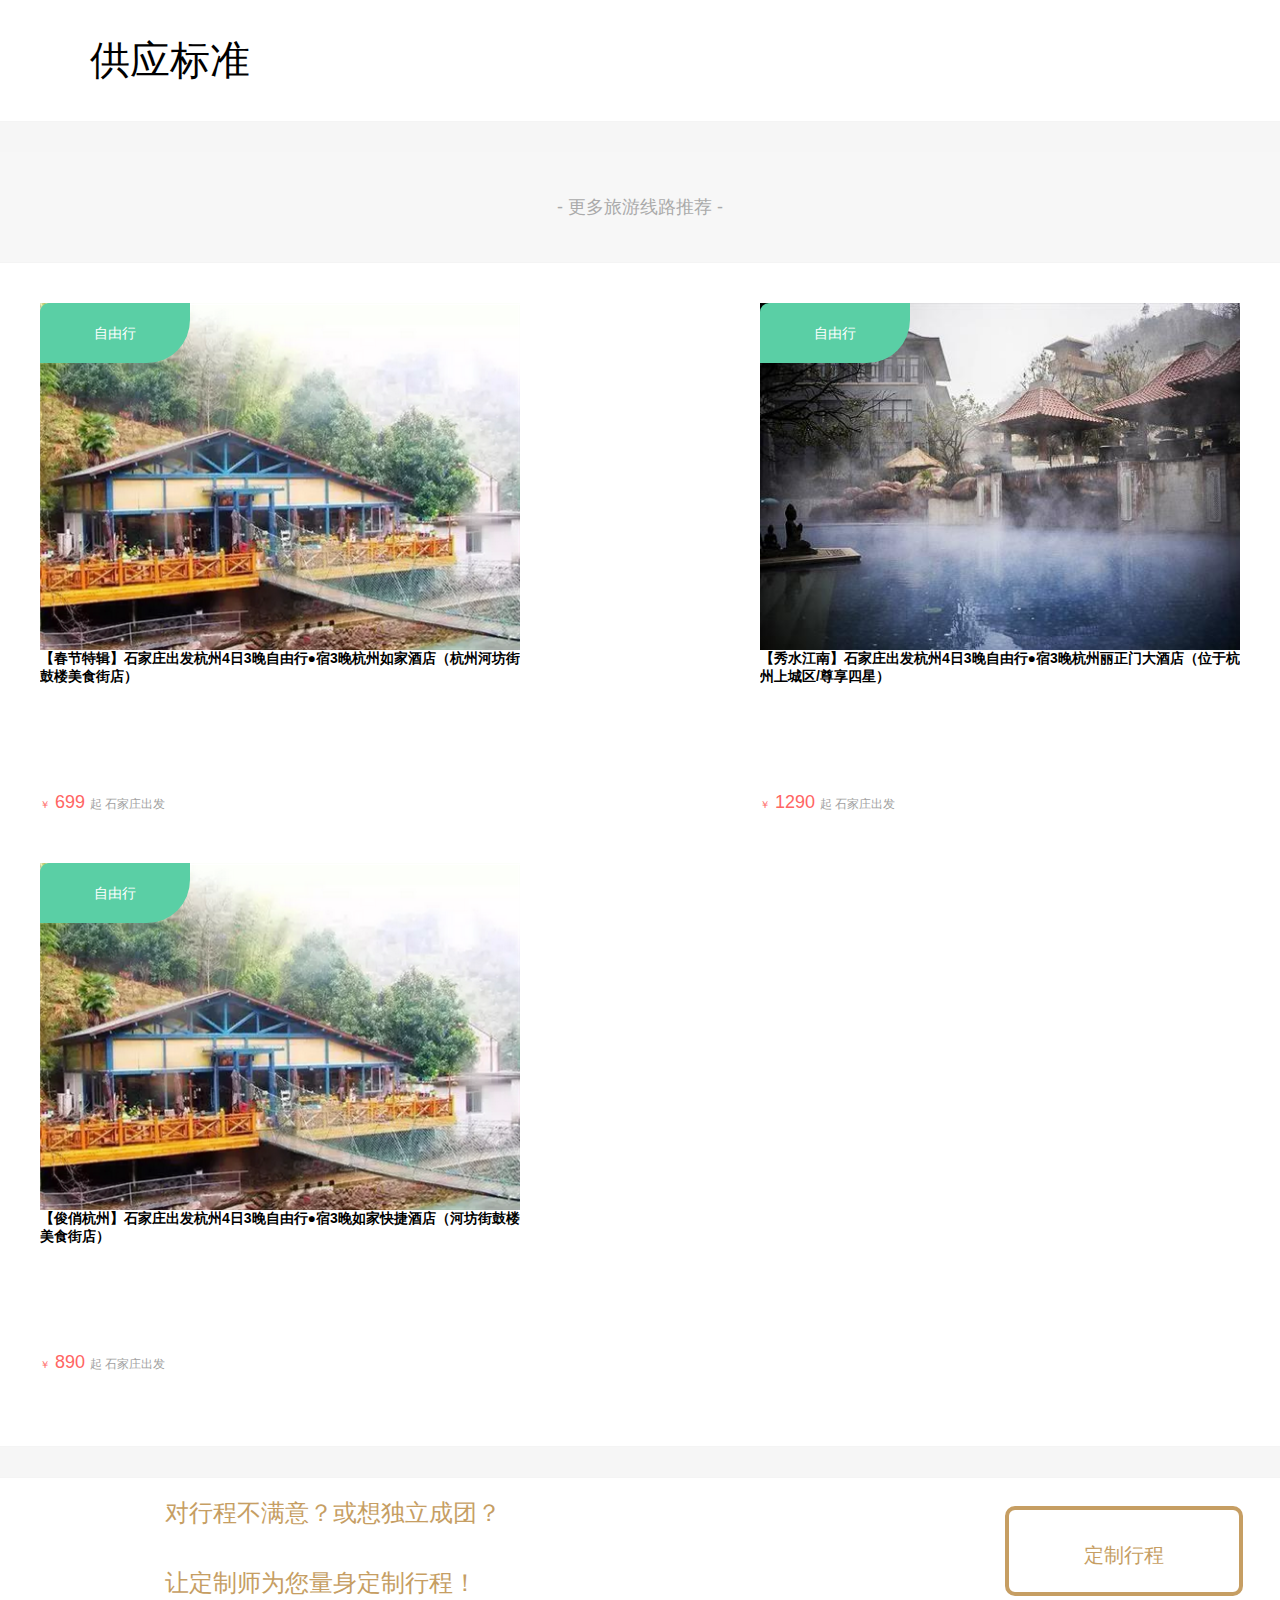
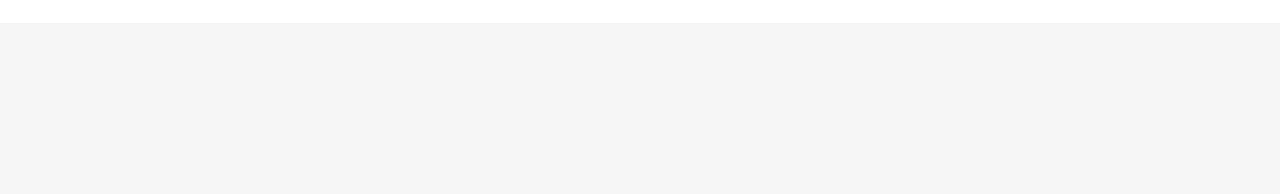
<file: zhuye/project/chun/xiangqing.html>
<!DOCTYPE html>
<html lang="en">
<head>
	<meta name="viewport" content="width=device-width,user-scalable=no,initial-scale=1.0,maximum-scale=1.0,minimum-scale=1.0">
	<meta charset="UTF-8">
	<meta charset="UTF-8">
	<title>详情页</title>
	<link rel="stylesheet" href="https://at.alicdn.com/t/font_570476_t93kso6mo82p4x6r.css">
	<link rel="stylesheet" href="css/xiangqing.css">
	<script src="js/rem1.js"></script>
</head>
<body>
<!-- 头部开始 -->
	<header>
		<a href="list.html" class="iconfont">&#xe625;</a>
		<span>产品详情</span>
		<a href="" class="iconfont">&#xe65c;</a>
	</header>
<!-- 头部结束-->
<!-- banner开始 -->
	<ul class="banner">
		<li><a href=""><img src="img/xiangqing/banner5.jpg" alt=""></a></li>
		<li><a href=""><img src="img/xiangqing/banner2.jpg" alt=""></a></li>
		<li><a href=""><img src="img/xiangqing/banner3.jpg" alt=""></a></li>
		<li><a href=""><img src="img/xiangqing/banner4.jpg" alt=""></a></li>
		<li><a href=""><img src="img/xiangqing/banner1.jpg" alt=""></a></li>
	</ul>
<!-- banner结束 -->
<!-- banner介绍开始 -->
	<div class="jieshao">
		<p>【春节特辑】石家庄出发杭州4日3晚自由行●宿3晚杭州如家酒店（杭州河坊街鼓楼美食街店）</p>
		<p><span>￥</span>699起/</p>
		<i class="iconfont">&#xe645;</i>
		<div class="fen">可分期付款</div>
	</div>
	<div class="tuijian">产品经理推荐：★上有苏杭，下有天堂，杭州是您出行的首选！
		<i class="iconfont">&#xe60a;</i>
	</div>
<!-- banner介绍结束 -->
<!-- 出发日期开始 -->
	<div class="date">
		<i class="iconfont">&#xe6be;</i>
		<span>出发日期</span>
		<i class="iconfont icon1">&#xe630;</i>
		<p>2018/2/15&nbsp;选择日期</p>
	</div>
<!-- 出发日期结束 -->
<!-- 交通信息开始 -->
	<div class="traffic">
		<div class="t_top">
			<i class="iconfont">&#xe637;</i>
			<span>交通信息</span>
		</div>
		<ul class="tc_content">
			<li>
				<p>
					<span>2018-03-15&nbsp;石家庄-杭州</span>
					<span>春航&nbsp;9C8555</span>
				</p>
				<div class="bottom">
					<div class="left">
						10:00<br>
						<span>正定机场</span>
					</div>
					<div class="cen">
						<span>2H10M</span>
						<div class="yuan"></div>
						<div class="heng"></div>
						<div class="yuan1"></div>
					</div>
					<div class="right">
						12:10<br>
						<span>萧山机场</span>
					</div>
				</div>
			</li>
			<li>
				<p>
					<span>2018-03-15&nbsp;杭州-石家庄</span>
					<span>春航&nbsp;9C8556</span>
				</p>
				<div class="bottom">
					<div class="left">
						13:10<br>
						<span>萧山机场</span>
					</div>
					<div class="cen">
						<span>2H10M</span>
						<div class="yuan"></div>
						<div class="heng"></div>
						<div class="yuan1"></div>
					</div>
					<div class="right">
						15:20<br>
						<span>正定机场</span>
					</div>
				</div>
			</li>
		</ul>
	</div>
<!-- 交通信息结束 -->
<!-- 费用开始 -->
	<div class="money">
		<div class="m_top">
			<i class="iconfont">&#xe60c;</i>
			<span>费用说明</span>
		</div>
		<p>费用包含</p>
		<span class="jie">
			1、石家庄杭州往返经济舱机票（含税）机票一经开出不得更改，不得签转，不得退票。
			<br>
			2、旅行社责任险，我社建议客人购买旅游意外险每人一份（孕妇除外）；
			<br>
			3、含3晚酒店住宿；
		</span>
		<div class="icon_box">
			<i class="iconfont icon1">&#xe60a;</i>
		</div>
	</div>
<!-- 费用结束 -->
<!-- 预订须知开始 -->
	<div class="book">
		<div class="m_top">
			<i class="iconfont">&#xe602;</i>
			<span>预订须知</span>
		</div>
		<p>温馨提示</p>
		<span class="jie">
			1、订单需与销售客服人员二次确认，产品确认后需30分钟内付款。 
		</span>
		<p>重要条款</p>
		<span class="zhong">
			1、请您出团前了解春航差异化服务！公司规定您随身携带的行李体积不超过20*30*40立方厘米；每人免费行李额（包括托运和随身携带的行李）不超过15公斤，随身携带一件物品不超过5公斤，逾重行李费率每公斤按国家公布的经济舱全票价的1.5％计算；如由于该公司原因造成航班延误4小时以上并直至晚上22:00以后，且计划航班取消，为您免费安排带盥洗设施的标准间。除此以外，该公司航班延误且必要时协作您安排食宿，但不提供免费膳宿服务；按低成本航空公司国际惯例，春秋航空公司不提供免费餐饮，客舱内有销售服务，您可以根据自己的喜好选购饮料或餐食。游客不可自行携带瓜果、饮料、食品在飞机上食用。 
		</span>
		<div class="icon_box">
			<i class="iconfont icon1">&#xe60a;</i>
		</div>
	</div>
<!-- 预订须知结束 -->
<!-- 供应开始 -->
	<div class="supply">
		<i class="iconfont">&#xe600;</i>
		<span>供应标准</span>
		<i class="iconfont icon1">&#xe630;</i>
	</div>
<!-- 供应结束 -->
<!-- 推荐开始 -->
	<div class="tui">- 更多旅游线路推荐 -</div>
	<div class="tui_box">
		<ul>
			<li>
				<a href="">
					<div class="i_box">
						<img src="img/xiangqing/img1.png" alt="">
						<span class="type">自由行</span>
					</div>
					<div class="t_bottom">
						<h2>【春节特辑】石家庄出发杭州4日3晚自由行●宿3晚杭州如家酒店（杭州河坊街鼓楼美食街店）</h2>
					</div>
					<p>
						<span>￥</span>
						699
						<span>起&nbsp;石家庄出发</span>
					</p>
				</a>
			</li>
			<li>
				<a href="">
					<div class="i_box">
						<img src="img/xiangqing/img.jpg" alt="">
						<span class="type">自由行</span>
					</div>
					<div class="t_bottom">
						<h2>【秀水江南】石家庄出发杭州4日3晚自由行●宿3晚杭州丽正门大酒店（位于杭州上城区/尊享四星）</h2>
					</div>
					<p>
						<span>￥</span>
						1290
						<span>起&nbsp;石家庄出发</span>
					</p>
				</a>
			</li>
			<li>
				<a href="">
					<div class="i_box">
						<img src="img/xiangqing/img1.png" alt="">
						<span class="type">自由行</span>
					</div>
					<div class="t_bottom">
						<h2>【俊俏杭州】石家庄出发杭州4日3晚自由行●宿3晚如家快捷酒店（河坊街鼓楼美食街店）</h2>
					</div>
					<p>
						<span>￥</span>
						890
						<span>起&nbsp;石家庄出发</span>
					</p>
				</a>
			</li>
		</ul>
	</div>
<!-- 推荐结束 -->
<!-- 定制行程开始 -->
	<div class="trip">
		<div class="le">
			<i class="iconfont">&#xe694;</i>
		</div>
		<div class="cen">
			对行程不满意？或想独立成团？
			<br>
			让定制师为您量身定制行程！
		</div>
		<div class="ri">
			<a href="" class="kuan">定制行程</a>
		</div>
	</div>
<!-- 定制行程结束 -->
<!-- Tab栏开始 -->
	<div class="tab">
		<div class="tab_left">
			<div class="iconfont">&#xe62d;</div>
			<p>收藏</p>
		</div>
		<div class="tab_center">
			<div class="iconfont">&#xe627;</div>
			<p>客服</p>
		</div>
		<div class="tab_right">立即预订</div>
	</div>
<!-- Tab栏结束 -->
</body>
</html>
</file>
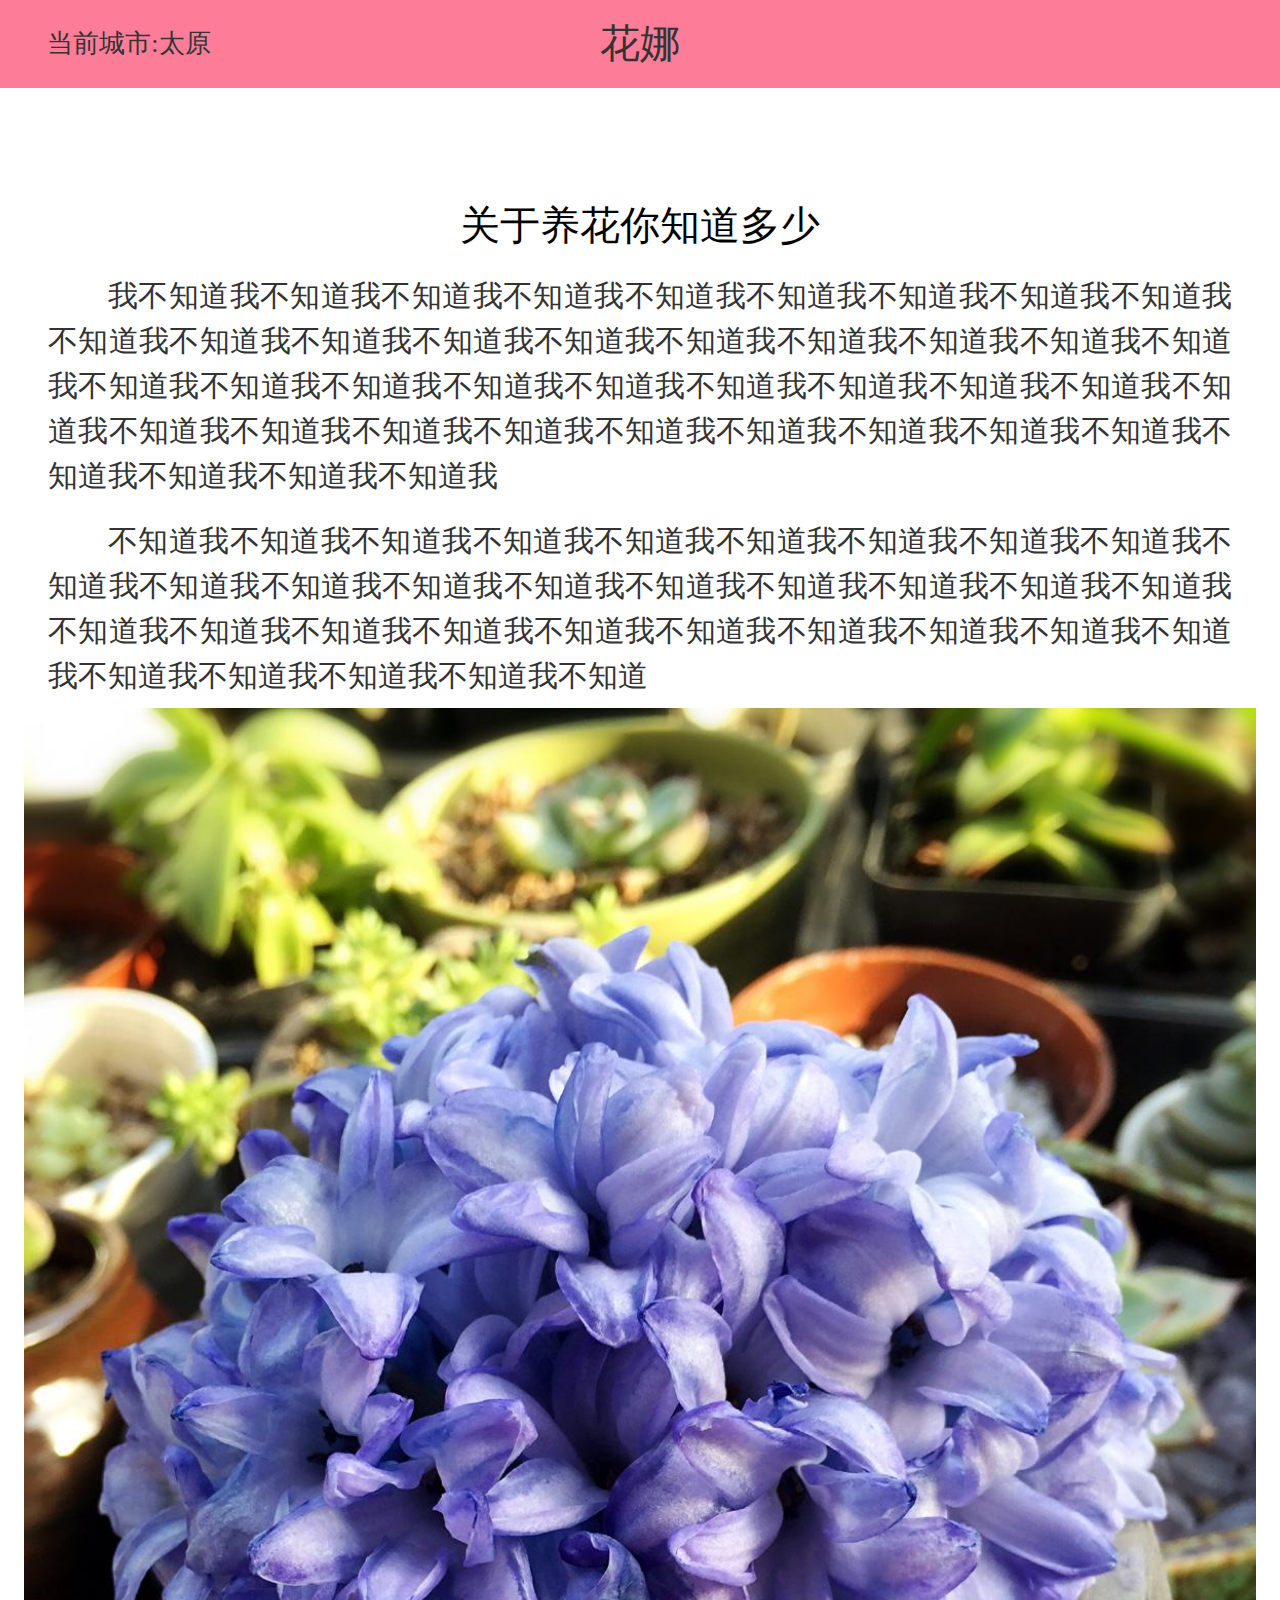
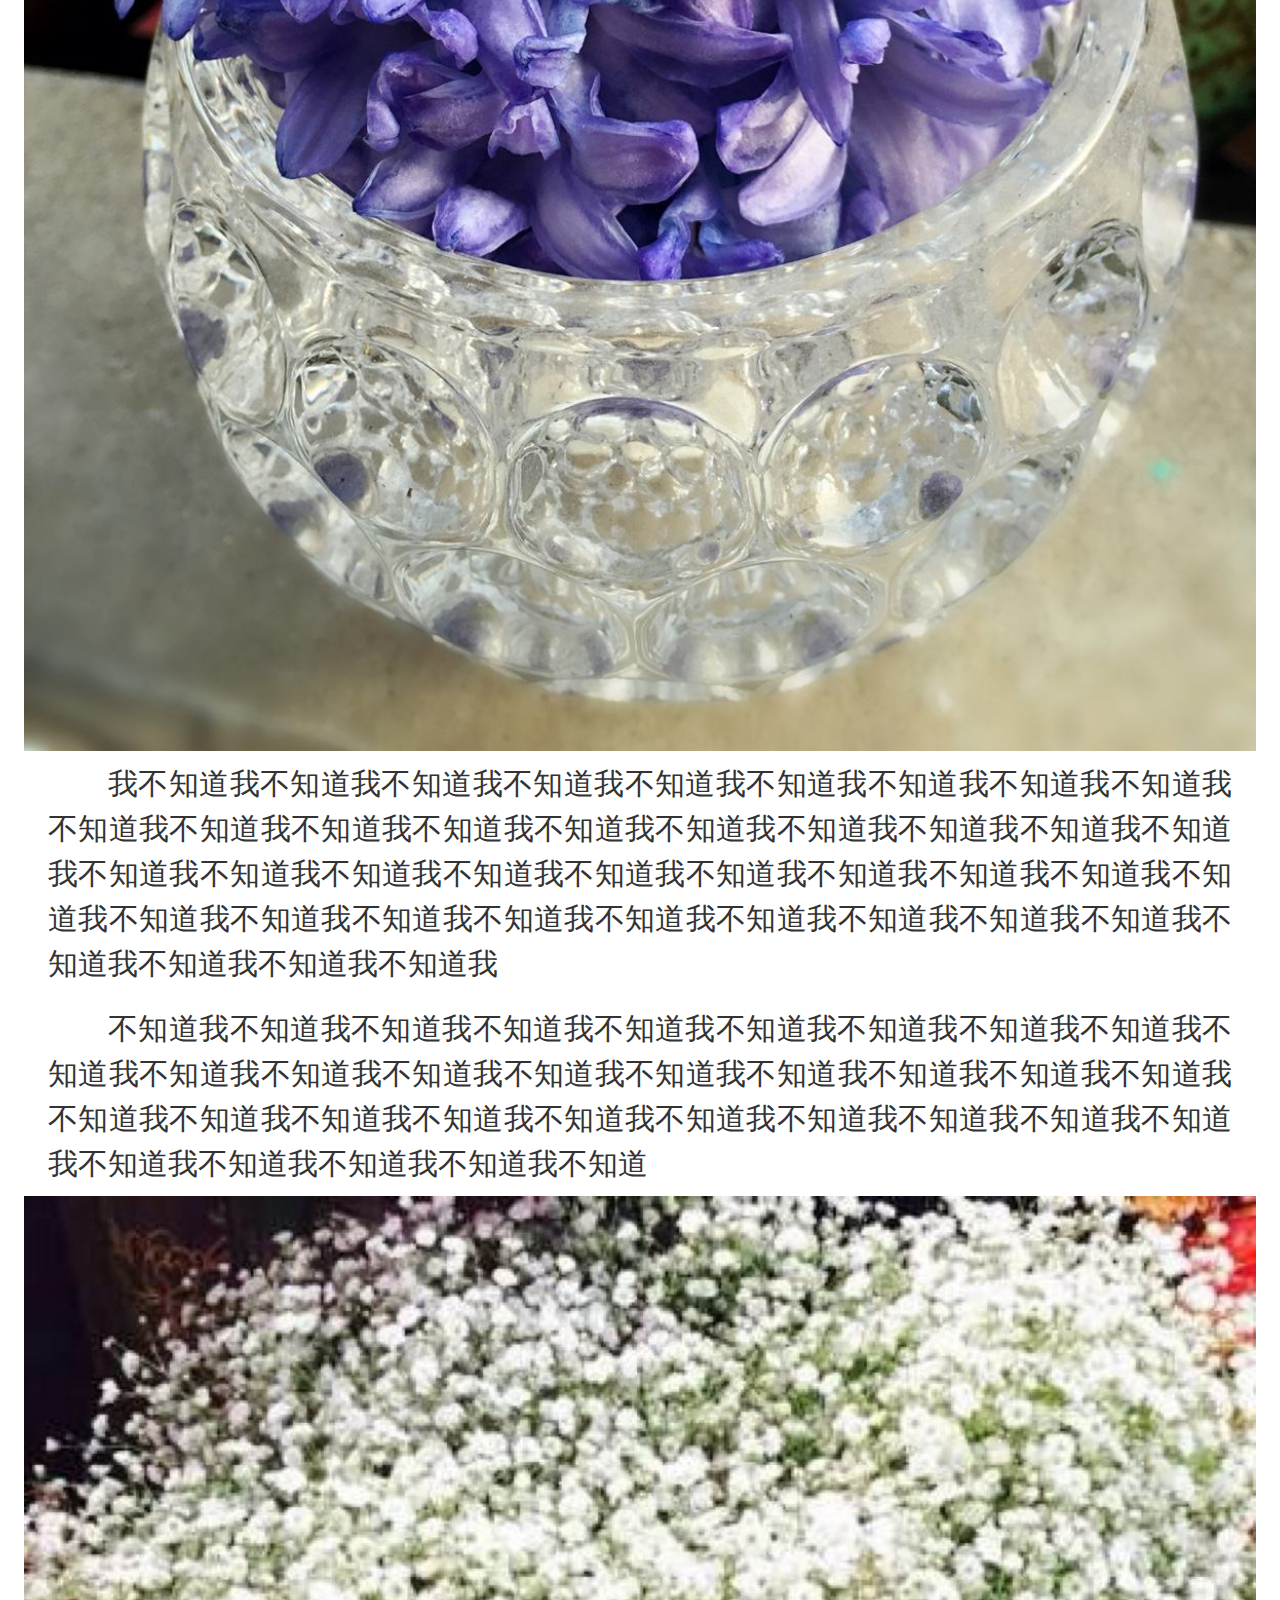
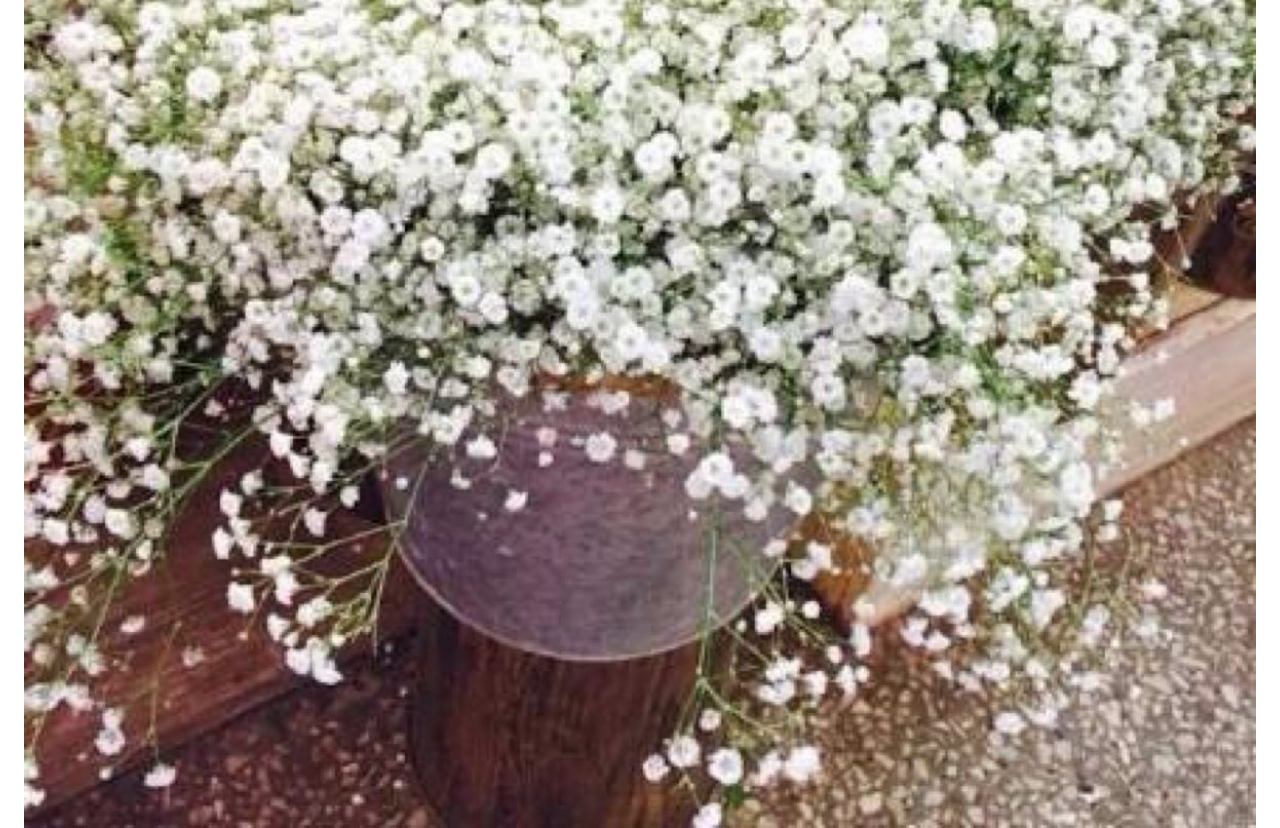
<file: zhuye/project/hana-APP/art.html>
<!DOCTYPE html>
<html lang="en">
<head>
	<meta charset="UTF-8">
	<title>关于养花你知道多少</title>
	<link rel="stylesheet" href="css/common part.css">
	<link rel="stylesheet" href="css/base.css">
	<link rel="stylesheet" href="css/art.css">
	<meta name="viewport" content="width=device-width, initial-scale=1.0, maximum-scale=1.0, user-scalable=0">
</head>
<body>
	<header>
		<a class="location"><i class="iconfont">&#xe631;</i><span>当前城市:太原</span></a>
		<h1>花娜</h1>
		<a href="#" class="search"><i class="iconfont">&#xe603;</i></a>
	</header>
	<main>
		<div class="top">
			<a href="#" class="back"onClick="javascript:history.back(-1);">
			<i class="iconfont">&#xe604;</i>
			</a>
		</div>
		<h1>关于养花你知道多少</h1>
		<p>
			我不知道我不知道我不知道我不知道我不知道我不知道我不知道我不知道我不知道我不知道我不知道我不知道我不知道我不知道我不知道我不知道我不知道我不知道我不知道我不知道我不知道我不知道我不知道我不知道我不知道我不知道我不知道我不知道我不知道我不知道我不知道我不知道我不知道我不知道我不知道我不知道我不知道我不知道我不知道我不知道我不知道我不知道我
		</p>
		<p>
			不知道我不知道我不知道我不知道我不知道我不知道我不知道我不知道我不知道我不知道我不知道我不知道我不知道我不知道我不知道我不知道我不知道我不知道我不知道我不知道我不知道我不知道我不知道我不知道我不知道我不知道我不知道我不知道我不知道我不知道我不知道我不知道我不知道我不知道
		</p>
		<img src="img/fengxinzi.jpg" alt="">
		<p>
			我不知道我不知道我不知道我不知道我不知道我不知道我不知道我不知道我不知道我不知道我不知道我不知道我不知道我不知道我不知道我不知道我不知道我不知道我不知道我不知道我不知道我不知道我不知道我不知道我不知道我不知道我不知道我不知道我不知道我不知道我不知道我不知道我不知道我不知道我不知道我不知道我不知道我不知道我不知道我不知道我不知道我不知道我
		</p>
		<p>
			不知道我不知道我不知道我不知道我不知道我不知道我不知道我不知道我不知道我不知道我不知道我不知道我不知道我不知道我不知道我不知道我不知道我不知道我不知道我不知道我不知道我不知道我不知道我不知道我不知道我不知道我不知道我不知道我不知道我不知道我不知道我不知道我不知道我不知道
		</p>
		<img src="img/mantianxing.jpg" alt="">
	</main>
</body>
<script src="js/rem.js"></script>
</html>
</file>
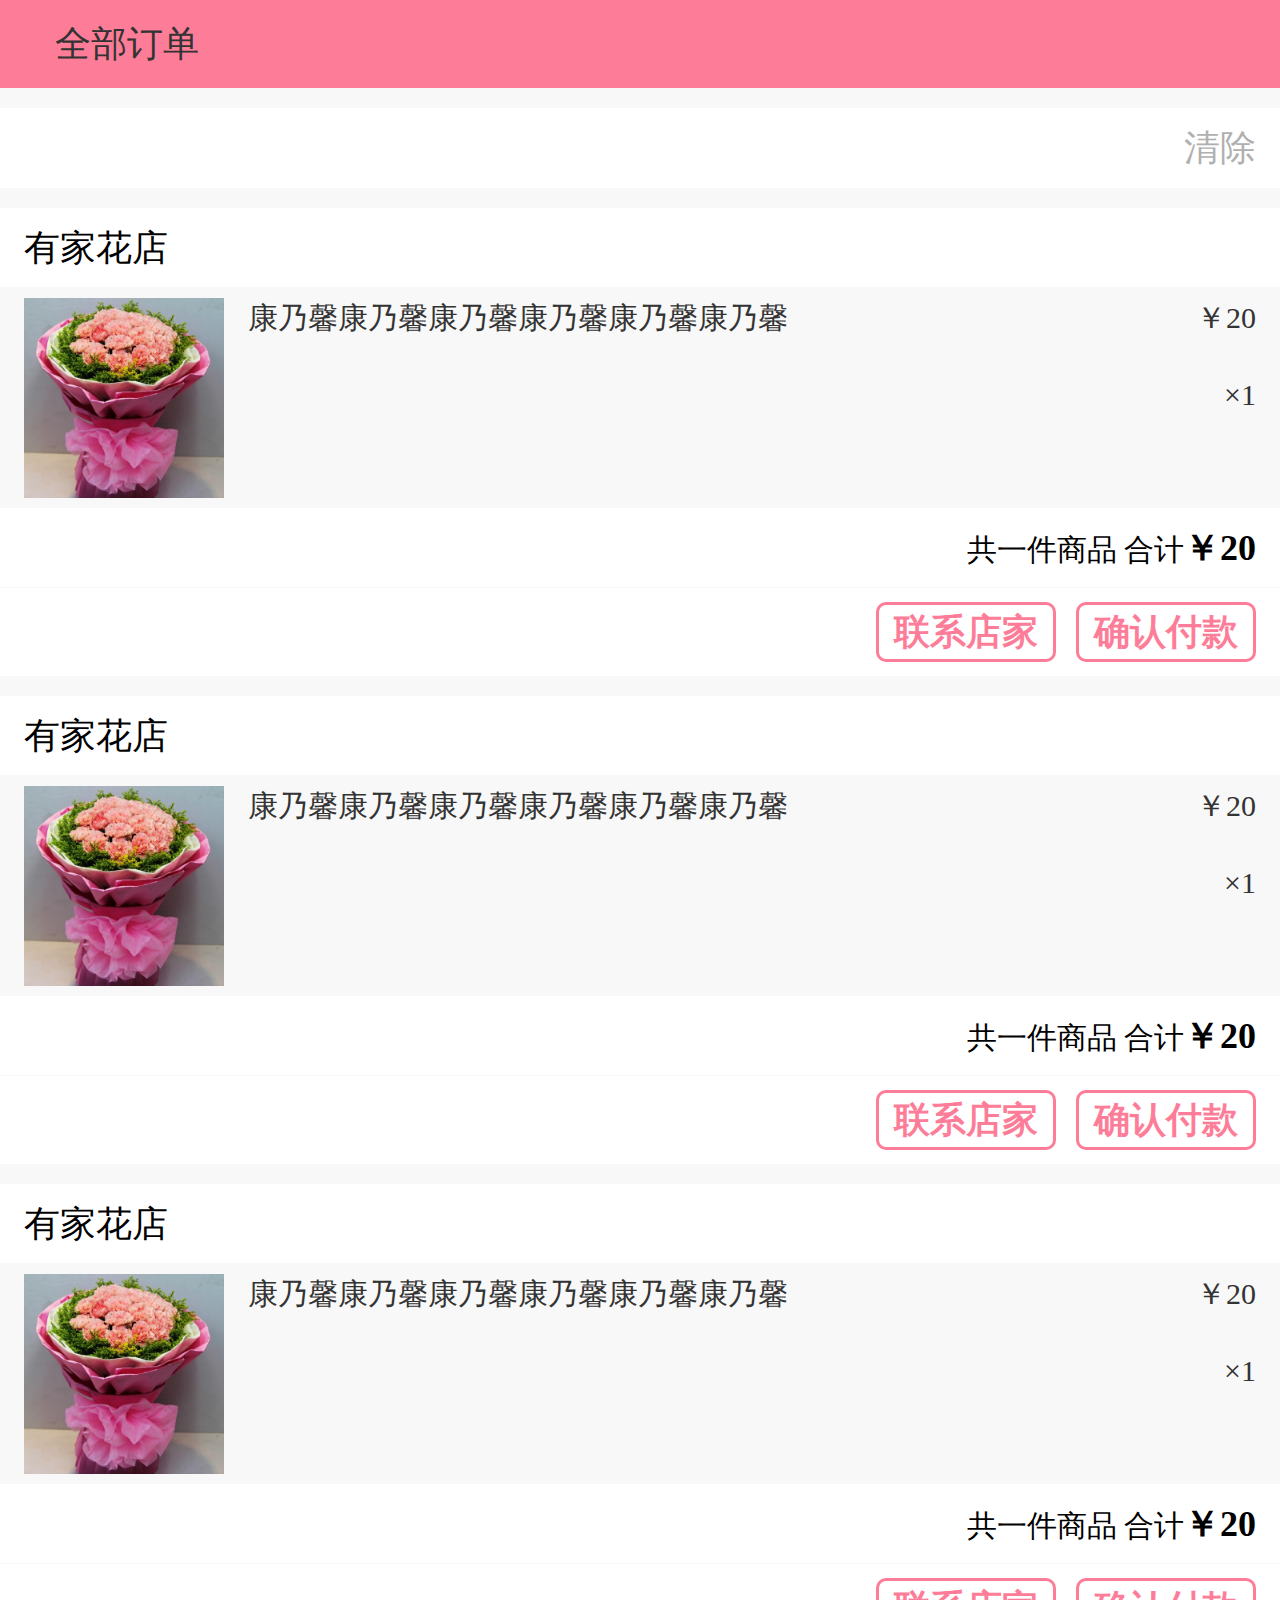
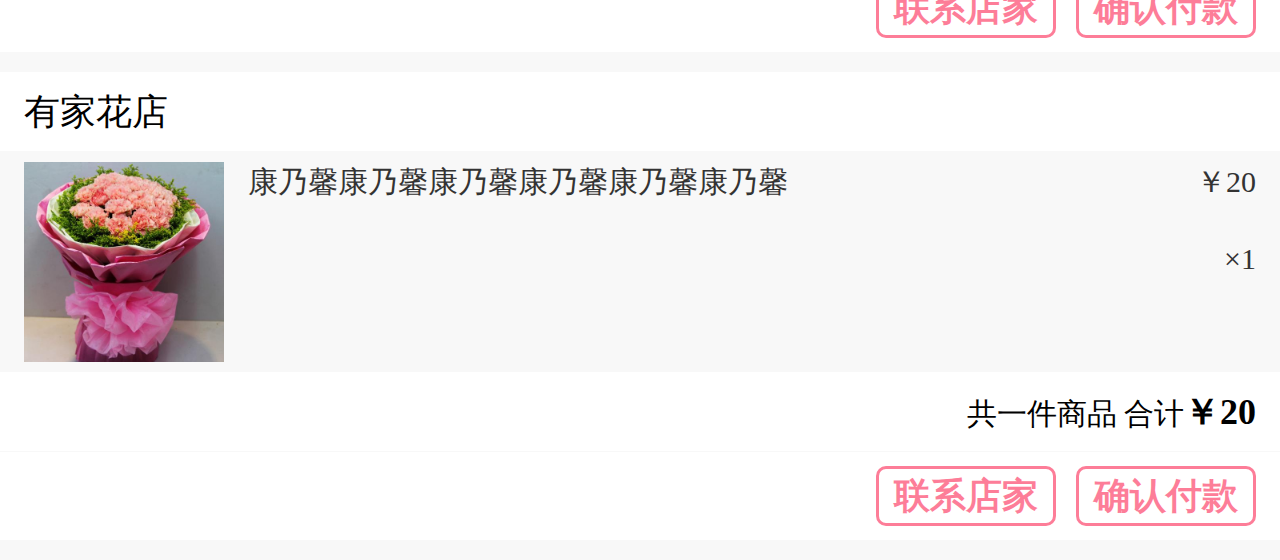
<file: zhuye/project/hana-APP/dingdan.html>
<!DOCTYPE html>
<html lang="en">
<head>
	<meta charset="UTF-8">
	<title>全部订单</title>
	<link rel="stylesheet" href="css/dingdan.css">
	<link rel="stylesheet" href="css/base.css">
	<meta name="viewport" content="width=device-width, initial-scale=1.0, maximum-scale=1.0, user-scalable=0">
</head>
<body>
	<header>
		<a href="#" class="back"onClick="javascript:history.back(-1);">
			<i class="iconfont">&#xe604;</i>
		</a>
		<span>全部订单</span>
		<a href="shoppingcar.html" class="shoppingcar">
			<i class="iconfont">&#xe77e;</i>
		</a>
	</header>
	<main>
		<div class="search">
			<i class="iconfont">&#xe603;</i>
			<input type="text">
			<span>清除</span>
		</div>
		<div class="inner">
			<h1>
				<span>有家花店</span><i class="iconfont">&#xe612;</i>
			</h1>
			<div class="info">
				<div class="img"><img src="img/kangnaixin2.jpg" alt=""></div>
				<span>康乃馨康乃馨康乃馨康乃馨康乃馨康乃馨</span>
				<b>￥20</b>
				<span class="num">×1</span>
			</div>
			<p>共一件商品 合计<span>￥20</span></p>
			<div class="button">
				<input type="button" value="联系店家">
				<input type="button" value="确认付款">
			</div>
		</div>
		<div class="inner">
			<h1>
				<span>有家花店</span><i class="iconfont">&#xe612;</i>
			</h1>
			<div class="info">
				<div class="img"><img src="img/kangnaixin2.jpg" alt=""></div>
				<span>康乃馨康乃馨康乃馨康乃馨康乃馨康乃馨</span>
				<b>￥20</b>
				<span class="num">×1</span>
			</div>
			<p>共一件商品 合计<span>￥20</span></p>
			<div class="button">
				<input type="button" value="联系店家">
				<input type="button" value="确认付款">
			</div>
		</div>
		<div class="inner">
			<h1>
				<span>有家花店</span><i class="iconfont">&#xe612;</i>
			</h1>
			<div class="info">
				<div class="img"><img src="img/kangnaixin2.jpg" alt=""></div>
				<span>康乃馨康乃馨康乃馨康乃馨康乃馨康乃馨</span>
				<b>￥20</b>
				<span class="num">×1</span>
			</div>
			<p>共一件商品 合计<span>￥20</span></p>
			<div class="button">
				<input type="button" value="联系店家">
				<input type="button" value="确认付款">
			</div>
		</div>
		<div class="inner">
			<h1>
				<span>有家花店</span><i class="iconfont">&#xe612;</i>
			</h1>
			<div class="info">
				<div class="img"><img src="img/kangnaixin2.jpg" alt=""></div>
				<span>康乃馨康乃馨康乃馨康乃馨康乃馨康乃馨</span>
				<b>￥20</b>
				<span class="num">×1</span>
			</div>
			<p>共一件商品 合计<span>￥20</span></p>
			<div class="button">
				<input type="button" value="联系店家">
				<input type="button" value="确认付款">
			</div>
		</div>
	</main>

	
</body>
<script src="js/rem.js"></script>
</html>
</file>
<file: zhuye/img/html5-hudei20151104/css1/style.css>
/**
* MIXINS
*/
/* SYMBOLS */
/**
  * KEYFRAMES
  */
@-webkit-keyframes rotating {
  0% {
    -webkit-transform: rotate3d(0, 0, 0, 0deg);
    -moz-transform: rotate3d(0, 0, 0, 0deg);
    -ms-transform: rotate3d(0, 0, 0, 0deg);
    -o-transform: rotate3d(0, 0, 0, 0deg);
    transform: rotate3d(0, 0, 0, 0deg);
  }

  100% {
    -webkit-transform: rotate3d(0, 1, 0, 720deg);
    -moz-transform: rotate3d(0, 1, 0, 720deg);
    -ms-transform: rotate3d(0, 1, 0, 720deg);
    -o-transform: rotate3d(0, 1, 0, 720deg);
    transform: rotate3d(0, 1, 0, 720deg);
  }
}
@-moz-keyframes rotating {
  0% {
    -webkit-transform: rotate3d(0, 0, 0, 0deg);
    -moz-transform: rotate3d(0, 0, 0, 0deg);
    -ms-transform: rotate3d(0, 0, 0, 0deg);
    -o-transform: rotate3d(0, 0, 0, 0deg);
    transform: rotate3d(0, 0, 0, 0deg);
  }

  100% {
    -webkit-transform: rotate3d(0, 1, 0, 720deg);
    -moz-transform: rotate3d(0, 1, 0, 720deg);
    -ms-transform: rotate3d(0, 1, 0, 720deg);
    -o-transform: rotate3d(0, 1, 0, 720deg);
    transform: rotate3d(0, 1, 0, 720deg);
  }
}
@-ms-keyframes rotating {
  0% {
    -webkit-transform: rotate3d(0, 0, 0, 0deg);
    -moz-transform: rotate3d(0, 0, 0, 0deg);
    -ms-transform: rotate3d(0, 0, 0, 0deg);
    -o-transform: rotate3d(0, 0, 0, 0deg);
    transform: rotate3d(0, 0, 0, 0deg);
  }

  100% {
    -webkit-transform: rotate3d(0, 1, 0, 720deg);
    -moz-transform: rotate3d(0, 1, 0, 720deg);
    -ms-transform: rotate3d(0, 1, 0, 720deg);
    -o-transform: rotate3d(0, 1, 0, 720deg);
    transform: rotate3d(0, 1, 0, 720deg);
  }
}
@-o-keyframes rotating {
  0% {
    -webkit-transform: rotate3d(0, 0, 0, 0deg);
    -moz-transform: rotate3d(0, 0, 0, 0deg);
    -ms-transform: rotate3d(0, 0, 0, 0deg);
    -o-transform: rotate3d(0, 0, 0, 0deg);
    transform: rotate3d(0, 0, 0, 0deg);
  }

  100% {
    -webkit-transform: rotate3d(0, 1, 0, 720deg);
    -moz-transform: rotate3d(0, 1, 0, 720deg);
    -ms-transform: rotate3d(0, 1, 0, 720deg);
    -o-transform: rotate3d(0, 1, 0, 720deg);
    transform: rotate3d(0, 1, 0, 720deg);
  }
}
@keyframes rotating {
  0% {
    -webkit-transform: rotate3d(0, 0, 0, 0deg);
    -moz-transform: rotate3d(0, 0, 0, 0deg);
    -ms-transform: rotate3d(0, 0, 0, 0deg);
    -o-transform: rotate3d(0, 0, 0, 0deg);
    transform: rotate3d(0, 0, 0, 0deg);
  }

  100% {
    -webkit-transform: rotate3d(0, 1, 0, 720deg);
    -moz-transform: rotate3d(0, 1, 0, 720deg);
    -ms-transform: rotate3d(0, 1, 0, 720deg);
    -o-transform: rotate3d(0, 1, 0, 720deg);
    transform: rotate3d(0, 1, 0, 720deg);
  }
}
@-webkit-keyframes rotatingY {
  100% {
    -webkit-transform: rotateY(-360deg);
    -moz-transform: rotateY(-360deg);
    -ms-transform: rotateY(-360deg);
    -o-transform: rotateY(-360deg);
    transform: rotateY(-360deg);
  }
}
@-moz-keyframes rotatingY {
  100% {
    -webkit-transform: rotateY(-360deg);
    -moz-transform: rotateY(-360deg);
    -ms-transform: rotateY(-360deg);
    -o-transform: rotateY(-360deg);
    transform: rotateY(-360deg);
  }
}
@-ms-keyframes rotatingY {
  100% {
    -webkit-transform: rotateY(-360deg);
    -moz-transform: rotateY(-360deg);
    -ms-transform: rotateY(-360deg);
    -o-transform: rotateY(-360deg);
    transform: rotateY(-360deg);
  }
}
@-o-keyframes rotatingY {
  100% {
    -webkit-transform: rotateY(-360deg);
    -moz-transform: rotateY(-360deg);
    -ms-transform: rotateY(-360deg);
    -o-transform: rotateY(-360deg);
    transform: rotateY(-360deg);
  }
}
@keyframes rotatingY {
  100% {
    -webkit-transform: rotateY(-360deg);
    -moz-transform: rotateY(-360deg);
    -ms-transform: rotateY(-360deg);
    -o-transform: rotateY(-360deg);
    transform: rotateY(-360deg);
  }
}
/**/
@-webkit-keyframes fluttering {
  0%, 25%, 50%, 75%, 100% {
    -webkit-transform: translate3d(0, 0, 0);
    -moz-transform: translate3d(0, 0, 0);
    -ms-transform: translate3d(0, 0, 0);
    -o-transform: translate3d(0, 0, 0);
    transform: translate3d(0, 0, 0);
  }

  10%, 60% {
    -webkit-transform: translate3d(0, 150px, 0);
    -moz-transform: translate3d(0, 150px, 0);
    -ms-transform: translate3d(0, 150px, 0);
    -o-transform: translate3d(0, 150px, 0);
    transform: translate3d(0, 150px, 0);
  }

  30%, 80% {
    -webkit-transform: translate3d(0, 50px, 0);
    -moz-transform: translate3d(0, 50px, 0);
    -ms-transform: translate3d(0, 50px, 0);
    -o-transform: translate3d(0, 50px, 0);
    transform: translate3d(0, 50px, 0);
  }
}
@-moz-keyframes fluttering {
  0%, 25%, 50%, 75%, 100% {
    -webkit-transform: translate3d(0, 0, 0);
    -moz-transform: translate3d(0, 0, 0);
    -ms-transform: translate3d(0, 0, 0);
    -o-transform: translate3d(0, 0, 0);
    transform: translate3d(0, 0, 0);
  }

  10%, 60% {
    -webkit-transform: translate3d(0, 150px, 0);
    -moz-transform: translate3d(0, 150px, 0);
    -ms-transform: translate3d(0, 150px, 0);
    -o-transform: translate3d(0, 150px, 0);
    transform: translate3d(0, 150px, 0);
  }

  30%, 80% {
    -webkit-transform: translate3d(0, 50px, 0);
    -moz-transform: translate3d(0, 50px, 0);
    -ms-transform: translate3d(0, 50px, 0);
    -o-transform: translate3d(0, 50px, 0);
    transform: translate3d(0, 50px, 0);
  }
}
@-ms-keyframes fluttering {
  0%, 25%, 50%, 75%, 100% {
    -webkit-transform: translate3d(0, 0, 0);
    -moz-transform: translate3d(0, 0, 0);
    -ms-transform: translate3d(0, 0, 0);
    -o-transform: translate3d(0, 0, 0);
    transform: translate3d(0, 0, 0);
  }

  10%, 60% {
    -webkit-transform: translate3d(0, 150px, 0);
    -moz-transform: translate3d(0, 150px, 0);
    -ms-transform: translate3d(0, 150px, 0);
    -o-transform: translate3d(0, 150px, 0);
    transform: translate3d(0, 150px, 0);
  }

  30%, 80% {
    -webkit-transform: translate3d(0, 50px, 0);
    -moz-transform: translate3d(0, 50px, 0);
    -ms-transform: translate3d(0, 50px, 0);
    -o-transform: translate3d(0, 50px, 0);
    transform: translate3d(0, 50px, 0);
  }
}
@-o-keyframes fluttering {
  0%, 25%, 50%, 75%, 100% {
    -webkit-transform: translate3d(0, 0, 0);
    -moz-transform: translate3d(0, 0, 0);
    -ms-transform: translate3d(0, 0, 0);
    -o-transform: translate3d(0, 0, 0);
    transform: translate3d(0, 0, 0);
  }

  10%, 60% {
    -webkit-transform: translate3d(0, 150px, 0);
    -moz-transform: translate3d(0, 150px, 0);
    -ms-transform: translate3d(0, 150px, 0);
    -o-transform: translate3d(0, 150px, 0);
    transform: translate3d(0, 150px, 0);
  }

  30%, 80% {
    -webkit-transform: translate3d(0, 50px, 0);
    -moz-transform: translate3d(0, 50px, 0);
    -ms-transform: translate3d(0, 50px, 0);
    -o-transform: translate3d(0, 50px, 0);
    transform: translate3d(0, 50px, 0);
  }
}
@keyframes fluttering {
  0%, 25%, 50%, 75%, 100% {
    -webkit-transform: translate3d(0, 0, 0);
    -moz-transform: translate3d(0, 0, 0);
    -ms-transform: translate3d(0, 0, 0);
    -o-transform: translate3d(0, 0, 0);
    transform: translate3d(0, 0, 0);
  }

  10%, 60% {
    -webkit-transform: translate3d(0, 150px, 0);
    -moz-transform: translate3d(0, 150px, 0);
    -ms-transform: translate3d(0, 150px, 0);
    -o-transform: translate3d(0, 150px, 0);
    transform: translate3d(0, 150px, 0);
  }

  30%, 80% {
    -webkit-transform: translate3d(0, 50px, 0);
    -moz-transform: translate3d(0, 50px, 0);
    -ms-transform: translate3d(0, 50px, 0);
    -o-transform: translate3d(0, 50px, 0);
    transform: translate3d(0, 50px, 0);
  }
}
/**/
@-webkit-keyframes left-wing-flap {
  0% {
    -webkit-transform: translate3d(0, 0, 0) scaleX(1) rotate3d(0, 1, 0, 60deg);
    -moz-transform: translate3d(0, 0, 0) scaleX(1) rotate3d(0, 1, 0, 60deg);
    -ms-transform: translate3d(0, 0, 0) scaleX(1) rotate3d(0, 1, 0, 60deg);
    -o-transform: translate3d(0, 0, 0) scaleX(1) rotate3d(0, 1, 0, 60deg);
    transform: translate3d(0, 0, 0) scaleX(1) rotate3d(0, 1, 0, 60deg);
  }

  50% {
    -webkit-transform: translate3d(0, 0, 0) scaleX(1) rotate3d(0, 1, 0, -70deg);
    -moz-transform: translate3d(0, 0, 0) scaleX(1) rotate3d(0, 1, 0, -70deg);
    -ms-transform: translate3d(0, 0, 0) scaleX(1) rotate3d(0, 1, 0, -70deg);
    -o-transform: translate3d(0, 0, 0) scaleX(1) rotate3d(0, 1, 0, -70deg);
    transform: translate3d(0, 0, 0) scaleX(1) rotate3d(0, 1, 0, -70deg);
  }

  100% {
    -webkit-transform: translate3d(0, 0, 0) scaleX(1) rotate3d(0, 1, 0, 60deg);
    -moz-transform: translate3d(0, 0, 0) scaleX(1) rotate3d(0, 1, 0, 60deg);
    -ms-transform: translate3d(0, 0, 0) scaleX(1) rotate3d(0, 1, 0, 60deg);
    -o-transform: translate3d(0, 0, 0) scaleX(1) rotate3d(0, 1, 0, 60deg);
    transform: translate3d(0, 0, 0) scaleX(1) rotate3d(0, 1, 0, 60deg);
  }
}
@-moz-keyframes left-wing-flap {
  0% {
    -webkit-transform: translate3d(0, 0, 0) scaleX(1) rotate3d(0, 1, 0, 60deg);
    -moz-transform: translate3d(0, 0, 0) scaleX(1) rotate3d(0, 1, 0, 60deg);
    -ms-transform: translate3d(0, 0, 0) scaleX(1) rotate3d(0, 1, 0, 60deg);
    -o-transform: translate3d(0, 0, 0) scaleX(1) rotate3d(0, 1, 0, 60deg);
    transform: translate3d(0, 0, 0) scaleX(1) rotate3d(0, 1, 0, 60deg);
  }

  50% {
    -webkit-transform: translate3d(0, 0, 0) scaleX(1) rotate3d(0, 1, 0, -70deg);
    -moz-transform: translate3d(0, 0, 0) scaleX(1) rotate3d(0, 1, 0, -70deg);
    -ms-transform: translate3d(0, 0, 0) scaleX(1) rotate3d(0, 1, 0, -70deg);
    -o-transform: translate3d(0, 0, 0) scaleX(1) rotate3d(0, 1, 0, -70deg);
    transform: translate3d(0, 0, 0) scaleX(1) rotate3d(0, 1, 0, -70deg);
  }

  100% {
    -webkit-transform: translate3d(0, 0, 0) scaleX(1) rotate3d(0, 1, 0, 60deg);
    -moz-transform: translate3d(0, 0, 0) scaleX(1) rotate3d(0, 1, 0, 60deg);
    -ms-transform: translate3d(0, 0, 0) scaleX(1) rotate3d(0, 1, 0, 60deg);
    -o-transform: translate3d(0, 0, 0) scaleX(1) rotate3d(0, 1, 0, 60deg);
    transform: translate3d(0, 0, 0) scaleX(1) rotate3d(0, 1, 0, 60deg);
  }
}
@-ms-keyframes left-wing-flap {
  0% {
    -webkit-transform: translate3d(0, 0, 0) scaleX(1) rotate3d(0, 1, 0, 60deg);
    -moz-transform: translate3d(0, 0, 0) scaleX(1) rotate3d(0, 1, 0, 60deg);
    -ms-transform: translate3d(0, 0, 0) scaleX(1) rotate3d(0, 1, 0, 60deg);
    -o-transform: translate3d(0, 0, 0) scaleX(1) rotate3d(0, 1, 0, 60deg);
    transform: translate3d(0, 0, 0) scaleX(1) rotate3d(0, 1, 0, 60deg);
  }

  50% {
    -webkit-transform: translate3d(0, 0, 0) scaleX(1) rotate3d(0, 1, 0, -70deg);
    -moz-transform: translate3d(0, 0, 0) scaleX(1) rotate3d(0, 1, 0, -70deg);
    -ms-transform: translate3d(0, 0, 0) scaleX(1) rotate3d(0, 1, 0, -70deg);
    -o-transform: translate3d(0, 0, 0) scaleX(1) rotate3d(0, 1, 0, -70deg);
    transform: translate3d(0, 0, 0) scaleX(1) rotate3d(0, 1, 0, -70deg);
  }

  100% {
    -webkit-transform: translate3d(0, 0, 0) scaleX(1) rotate3d(0, 1, 0, 60deg);
    -moz-transform: translate3d(0, 0, 0) scaleX(1) rotate3d(0, 1, 0, 60deg);
    -ms-transform: translate3d(0, 0, 0) scaleX(1) rotate3d(0, 1, 0, 60deg);
    -o-transform: translate3d(0, 0, 0) scaleX(1) rotate3d(0, 1, 0, 60deg);
    transform: translate3d(0, 0, 0) scaleX(1) rotate3d(0, 1, 0, 60deg);
  }
}
@-o-keyframes left-wing-flap {
  0% {
    -webkit-transform: translate3d(0, 0, 0) scaleX(1) rotate3d(0, 1, 0, 60deg);
    -moz-transform: translate3d(0, 0, 0) scaleX(1) rotate3d(0, 1, 0, 60deg);
    -ms-transform: translate3d(0, 0, 0) scaleX(1) rotate3d(0, 1, 0, 60deg);
    -o-transform: translate3d(0, 0, 0) scaleX(1) rotate3d(0, 1, 0, 60deg);
    transform: translate3d(0, 0, 0) scaleX(1) rotate3d(0, 1, 0, 60deg);
  }

  50% {
    -webkit-transform: translate3d(0, 0, 0) scaleX(1) rotate3d(0, 1, 0, -70deg);
    -moz-transform: translate3d(0, 0, 0) scaleX(1) rotate3d(0, 1, 0, -70deg);
    -ms-transform: translate3d(0, 0, 0) scaleX(1) rotate3d(0, 1, 0, -70deg);
    -o-transform: translate3d(0, 0, 0) scaleX(1) rotate3d(0, 1, 0, -70deg);
    transform: translate3d(0, 0, 0) scaleX(1) rotate3d(0, 1, 0, -70deg);
  }

  100% {
    -webkit-transform: translate3d(0, 0, 0) scaleX(1) rotate3d(0, 1, 0, 60deg);
    -moz-transform: translate3d(0, 0, 0) scaleX(1) rotate3d(0, 1, 0, 60deg);
    -ms-transform: translate3d(0, 0, 0) scaleX(1) rotate3d(0, 1, 0, 60deg);
    -o-transform: translate3d(0, 0, 0) scaleX(1) rotate3d(0, 1, 0, 60deg);
    transform: translate3d(0, 0, 0) scaleX(1) rotate3d(0, 1, 0, 60deg);
  }
}
@keyframes left-wing-flap {
  0% {
    -webkit-transform: translate3d(0, 0, 0) scaleX(1) rotate3d(0, 1, 0, 60deg);
    -moz-transform: translate3d(0, 0, 0) scaleX(1) rotate3d(0, 1, 0, 60deg);
    -ms-transform: translate3d(0, 0, 0) scaleX(1) rotate3d(0, 1, 0, 60deg);
    -o-transform: translate3d(0, 0, 0) scaleX(1) rotate3d(0, 1, 0, 60deg);
    transform: translate3d(0, 0, 0) scaleX(1) rotate3d(0, 1, 0, 60deg);
  }

  50% {
    -webkit-transform: translate3d(0, 0, 0) scaleX(1) rotate3d(0, 1, 0, -70deg);
    -moz-transform: translate3d(0, 0, 0) scaleX(1) rotate3d(0, 1, 0, -70deg);
    -ms-transform: translate3d(0, 0, 0) scaleX(1) rotate3d(0, 1, 0, -70deg);
    -o-transform: translate3d(0, 0, 0) scaleX(1) rotate3d(0, 1, 0, -70deg);
    transform: translate3d(0, 0, 0) scaleX(1) rotate3d(0, 1, 0, -70deg);
  }

  100% {
    -webkit-transform: translate3d(0, 0, 0) scaleX(1) rotate3d(0, 1, 0, 60deg);
    -moz-transform: translate3d(0, 0, 0) scaleX(1) rotate3d(0, 1, 0, 60deg);
    -ms-transform: translate3d(0, 0, 0) scaleX(1) rotate3d(0, 1, 0, 60deg);
    -o-transform: translate3d(0, 0, 0) scaleX(1) rotate3d(0, 1, 0, 60deg);
    transform: translate3d(0, 0, 0) scaleX(1) rotate3d(0, 1, 0, 60deg);
  }
}
@-webkit-keyframes right-wing-flap {
  0% {
    -webkit-transform: translate3d(0, 0, 0) scaleX(-1) rotate3d(0, 1, 0, 60deg);
    -moz-transform: translate3d(0, 0, 0) scaleX(-1) rotate3d(0, 1, 0, 60deg);
    -ms-transform: translate3d(0, 0, 0) scaleX(-1) rotate3d(0, 1, 0, 60deg);
    -o-transform: translate3d(0, 0, 0) scaleX(-1) rotate3d(0, 1, 0, 60deg);
    transform: translate3d(0, 0, 0) scaleX(-1) rotate3d(0, 1, 0, 60deg);
  }

  50% {
    -webkit-transform: translate3d(0, 0, 0) scaleX(-1) rotate3d(0, 1, 0, -70deg);
    -moz-transform: translate3d(0, 0, 0) scaleX(-1) rotate3d(0, 1, 0, -70deg);
    -ms-transform: translate3d(0, 0, 0) scaleX(-1) rotate3d(0, 1, 0, -70deg);
    -o-transform: translate3d(0, 0, 0) scaleX(-1) rotate3d(0, 1, 0, -70deg);
    transform: translate3d(0, 0, 0) scaleX(-1) rotate3d(0, 1, 0, -70deg);
  }

  100% {
    -webkit-transform: translate3d(0, 0, 0) scaleX(-1) rotate3d(0, 1, 0, 60deg);
    -moz-transform: translate3d(0, 0, 0) scaleX(-1) rotate3d(0, 1, 0, 60deg);
    -ms-transform: translate3d(0, 0, 0) scaleX(-1) rotate3d(0, 1, 0, 60deg);
    -o-transform: translate3d(0, 0, 0) scaleX(-1) rotate3d(0, 1, 0, 60deg);
    transform: translate3d(0, 0, 0) scaleX(-1) rotate3d(0, 1, 0, 60deg);
  }
}
@-moz-keyframes right-wing-flap {
  0% {
    -webkit-transform: translate3d(0, 0, 0) scaleX(-1) rotate3d(0, 1, 0, 60deg);
    -moz-transform: translate3d(0, 0, 0) scaleX(-1) rotate3d(0, 1, 0, 60deg);
    -ms-transform: translate3d(0, 0, 0) scaleX(-1) rotate3d(0, 1, 0, 60deg);
    -o-transform: translate3d(0, 0, 0) scaleX(-1) rotate3d(0, 1, 0, 60deg);
    transform: translate3d(0, 0, 0) scaleX(-1) rotate3d(0, 1, 0, 60deg);
  }

  50% {
    -webkit-transform: translate3d(0, 0, 0) scaleX(-1) rotate3d(0, 1, 0, -70deg);
    -moz-transform: translate3d(0, 0, 0) scaleX(-1) rotate3d(0, 1, 0, -70deg);
    -ms-transform: translate3d(0, 0, 0) scaleX(-1) rotate3d(0, 1, 0, -70deg);
    -o-transform: translate3d(0, 0, 0) scaleX(-1) rotate3d(0, 1, 0, -70deg);
    transform: translate3d(0, 0, 0) scaleX(-1) rotate3d(0, 1, 0, -70deg);
  }

  100% {
    -webkit-transform: translate3d(0, 0, 0) scaleX(-1) rotate3d(0, 1, 0, 60deg);
    -moz-transform: translate3d(0, 0, 0) scaleX(-1) rotate3d(0, 1, 0, 60deg);
    -ms-transform: translate3d(0, 0, 0) scaleX(-1) rotate3d(0, 1, 0, 60deg);
    -o-transform: translate3d(0, 0, 0) scaleX(-1) rotate3d(0, 1, 0, 60deg);
    transform: translate3d(0, 0, 0) scaleX(-1) rotate3d(0, 1, 0, 60deg);
  }
}
@-ms-keyframes right-wing-flap {
  0% {
    -webkit-transform: translate3d(0, 0, 0) scaleX(-1) rotate3d(0, 1, 0, 60deg);
    -moz-transform: translate3d(0, 0, 0) scaleX(-1) rotate3d(0, 1, 0, 60deg);
    -ms-transform: translate3d(0, 0, 0) scaleX(-1) rotate3d(0, 1, 0, 60deg);
    -o-transform: translate3d(0, 0, 0) scaleX(-1) rotate3d(0, 1, 0, 60deg);
    transform: translate3d(0, 0, 0) scaleX(-1) rotate3d(0, 1, 0, 60deg);
  }

  50% {
    -webkit-transform: translate3d(0, 0, 0) scaleX(-1) rotate3d(0, 1, 0, -70deg);
    -moz-transform: translate3d(0, 0, 0) scaleX(-1) rotate3d(0, 1, 0, -70deg);
    -ms-transform: translate3d(0, 0, 0) scaleX(-1) rotate3d(0, 1, 0, -70deg);
    -o-transform: translate3d(0, 0, 0) scaleX(-1) rotate3d(0, 1, 0, -70deg);
    transform: translate3d(0, 0, 0) scaleX(-1) rotate3d(0, 1, 0, -70deg);
  }

  100% {
    -webkit-transform: translate3d(0, 0, 0) scaleX(-1) rotate3d(0, 1, 0, 60deg);
    -moz-transform: translate3d(0, 0, 0) scaleX(-1) rotate3d(0, 1, 0, 60deg);
    -ms-transform: translate3d(0, 0, 0) scaleX(-1) rotate3d(0, 1, 0, 60deg);
    -o-transform: translate3d(0, 0, 0) scaleX(-1) rotate3d(0, 1, 0, 60deg);
    transform: translate3d(0, 0, 0) scaleX(-1) rotate3d(0, 1, 0, 60deg);
  }
}
@-o-keyframes right-wing-flap {
  0% {
    -webkit-transform: translate3d(0, 0, 0) scaleX(-1) rotate3d(0, 1, 0, 60deg);
    -moz-transform: translate3d(0, 0, 0) scaleX(-1) rotate3d(0, 1, 0, 60deg);
    -ms-transform: translate3d(0, 0, 0) scaleX(-1) rotate3d(0, 1, 0, 60deg);
    -o-transform: translate3d(0, 0, 0) scaleX(-1) rotate3d(0, 1, 0, 60deg);
    transform: translate3d(0, 0, 0) scaleX(-1) rotate3d(0, 1, 0, 60deg);
  }

  50% {
    -webkit-transform: translate3d(0, 0, 0) scaleX(-1) rotate3d(0, 1, 0, -70deg);
    -moz-transform: translate3d(0, 0, 0) scaleX(-1) rotate3d(0, 1, 0, -70deg);
    -ms-transform: translate3d(0, 0, 0) scaleX(-1) rotate3d(0, 1, 0, -70deg);
    -o-transform: translate3d(0, 0, 0) scaleX(-1) rotate3d(0, 1, 0, -70deg);
    transform: translate3d(0, 0, 0) scaleX(-1) rotate3d(0, 1, 0, -70deg);
  }

  100% {
    -webkit-transform: translate3d(0, 0, 0) scaleX(-1) rotate3d(0, 1, 0, 60deg);
    -moz-transform: translate3d(0, 0, 0) scaleX(-1) rotate3d(0, 1, 0, 60deg);
    -ms-transform: translate3d(0, 0, 0) scaleX(-1) rotate3d(0, 1, 0, 60deg);
    -o-transform: translate3d(0, 0, 0) scaleX(-1) rotate3d(0, 1, 0, 60deg);
    transform: translate3d(0, 0, 0) scaleX(-1) rotate3d(0, 1, 0, 60deg);
  }
}
@keyframes right-wing-flap {
  0% {
    -webkit-transform: translate3d(0, 0, 0) scaleX(-1) rotate3d(0, 1, 0, 60deg);
    -moz-transform: translate3d(0, 0, 0) scaleX(-1) rotate3d(0, 1, 0, 60deg);
    -ms-transform: translate3d(0, 0, 0) scaleX(-1) rotate3d(0, 1, 0, 60deg);
    -o-transform: translate3d(0, 0, 0) scaleX(-1) rotate3d(0, 1, 0, 60deg);
    transform: translate3d(0, 0, 0) scaleX(-1) rotate3d(0, 1, 0, 60deg);
  }

  50% {
    -webkit-transform: translate3d(0, 0, 0) scaleX(-1) rotate3d(0, 1, 0, -70deg);
    -moz-transform: translate3d(0, 0, 0) scaleX(-1) rotate3d(0, 1, 0, -70deg);
    -ms-transform: translate3d(0, 0, 0) scaleX(-1) rotate3d(0, 1, 0, -70deg);
    -o-transform: translate3d(0, 0, 0) scaleX(-1) rotate3d(0, 1, 0, -70deg);
    transform: translate3d(0, 0, 0) scaleX(-1) rotate3d(0, 1, 0, -70deg);
  }

  100% {
    -webkit-transform: translate3d(0, 0, 0) scaleX(-1) rotate3d(0, 1, 0, 60deg);
    -moz-transform: translate3d(0, 0, 0) scaleX(-1) rotate3d(0, 1, 0, 60deg);
    -ms-transform: translate3d(0, 0, 0) scaleX(-1) rotate3d(0, 1, 0, 60deg);
    -o-transform: translate3d(0, 0, 0) scaleX(-1) rotate3d(0, 1, 0, 60deg);
    transform: translate3d(0, 0, 0) scaleX(-1) rotate3d(0, 1, 0, 60deg);
  }
}
/**
 *
 */
/**
  * SOURCE
  */
body {
  width: 100%;
  height: 100%;
  overflow: hidden;
}

.background {
  position: absolute;
  width: 100%;
  height: 100%;
}

.scene3d {
  -webkit-perspective: 1000px;
  -moz-perspective: 1000px;
  -ms-perspective: 1000px;
  -o-perspective: 1000px;
  perspective: 1000px;
  -webkit-perspective-origin: 50% 50%;
  -moz-perspective-origin: 50% 50%;
  -ms-perspective-origin: 50% 50%;
  -o-perspective-origin: 50% 50%;
  perspective-origin: 50% 50%;
  position: absolute;
  width: 100%;
  height: 100%;
  -webkit-transform-style: preserve-3d;
  -moz-transform-style: preserve-3d;
  -ms-transform-style: preserve-3d;
  -o-transform-style: preserve-3d;
  transform-style: preserve-3d;
}

.skybox.cube {
  position: absolute;
  left: 50%;
  top: 50%;
  width: 512px;
  height: 512px;
  margin-left: -256px;
  margin-top: -256px;
  -webkit-perspective-origin: 50% 50%;
  -moz-perspective-origin: 50% 50%;
  -ms-perspective-origin: 50% 50%;
  -o-perspective-origin: 50% 50%;
  perspective-origin: 50% 50%;
  -webkit-transform-style: preserve-3d;
  -moz-transform-style: preserve-3d;
  -ms-transform-style: preserve-3d;
  -o-transform-style: preserve-3d;
  transform-style: preserve-3d;
  -webkit-animation: rotatingY 40s linear infinite;
  -moz-animation: rotatingY 40s linear infinite;
  -ms-animation: rotatingY 40s linear infinite;
  -o-animation: rotatingY 40s linear infinite;
  animation: rotatingY 40s linear infinite;
}
.skybox.cube var.scale {
  position: absolute;
  left: 50%;
  top: 50%;
  width: 512px;
  height: 512px;
  margin-left: -256px;
  margin-top: -256px;
  -webkit-perspective-origin: 50% 50%;
  -moz-perspective-origin: 50% 50%;
  -ms-perspective-origin: 50% 50%;
  -o-perspective-origin: 50% 50%;
  perspective-origin: 50% 50%;
  -webkit-transform-style: preserve-3d;
  -moz-transform-style: preserve-3d;
  -ms-transform-style: preserve-3d;
  -o-transform-style: preserve-3d;
  transform-style: preserve-3d;
  -webkit-transform: rotate3d(0, 0, 1, 15deg) translate3d(0, 100px, 0) scale3d(4, 6, 4);
  -moz-transform: rotate3d(0, 0, 1, 15deg) translate3d(0, 100px, 0) scale3d(4, 6, 4);
  -ms-transform: rotate3d(0, 0, 1, 15deg) translate3d(0, 100px, 0) scale3d(4, 6, 4);
  -o-transform: rotate3d(0, 0, 1, 15deg) translate3d(0, 100px, 0) scale3d(4, 6, 4);
  transform: rotate3d(0, 0, 1, 15deg) translate3d(0, 100px, 0) scale3d(4, 6, 4);
}
.skybox.cube .face {
  position: absolute;
  left: 50%;
  top: 50%;
  width: 512px;
  height: 512px;
  margin-left: -256px;
  margin-top: -256px;
  -webkit-backface-visibility: hidden;
  -moz-backface-visibility: hidden;
  -ms-backface-visibility: hidden;
  -o-backface-visibility: hidden;
  backface-visibility: hidden;
}
.skybox.cube .face.front {
  -webkit-transform: rotateY(0deg) translateZ(-256px);
  -moz-transform: rotateY(0deg) translateZ(-256px);
  -ms-transform: rotateY(0deg) translateZ(-256px);
  -o-transform: rotateY(0deg) translateZ(-256px);
  transform: rotateY(0deg) translateZ(-256px);
  background-image: url("clouds_front.jpg");
}
.skybox.cube .face.back {
  -webkit-transform: rotateY(180deg) translateZ(-256px);
  -moz-transform: rotateY(180deg) translateZ(-256px);
  -ms-transform: rotateY(180deg) translateZ(-256px);
  -o-transform: rotateY(180deg) translateZ(-256px);
  transform: rotateY(180deg) translateZ(-256px);
  background-image: url("clouds_back.jpg");
}
.skybox.cube .face.right {
  -webkit-transform: rotateY(-90deg) translateZ(-256px);
  -moz-transform: rotateY(-90deg) translateZ(-256px);
  -ms-transform: rotateY(-90deg) translateZ(-256px);
  -o-transform: rotateY(-90deg) translateZ(-256px);
  transform: rotateY(-90deg) translateZ(-256px);
  background-image: url("clouds_right.jpg");
}
.skybox.cube .face.left {
  -webkit-transform: rotateY(90deg) translateZ(-256px);
  -moz-transform: rotateY(90deg) translateZ(-256px);
  -ms-transform: rotateY(90deg) translateZ(-256px);
  -o-transform: rotateY(90deg) translateZ(-256px);
  transform: rotateY(90deg) translateZ(-256px);
  background-image: url("clouds_left.jpg");
}
.skybox.cube .face.top {
  -webkit-transform: rotateX(-90deg) translateZ(-256px);
  -moz-transform: rotateX(-90deg) translateZ(-256px);
  -ms-transform: rotateX(-90deg) translateZ(-256px);
  -o-transform: rotateX(-90deg) translateZ(-256px);
  transform: rotateX(-90deg) translateZ(-256px);
  background-image: url("clouds_top.jpg");
}
.skybox.cube .face.bottom {
  -webkit-transform: rotateX(90deg) translateZ(-256px);
  -moz-transform: rotateX(90deg) translateZ(-256px);
  -ms-transform: rotateX(90deg) translateZ(-256px);
  -o-transform: rotateX(90deg) translateZ(-256px);
  transform: rotateX(90deg) translateZ(-256px);
  background-image: url("hazy_lake_top.jpg");
  background: none;
}

.butterfly_container {
  position: absolute;
  left: 50%;
  top: 50%;
  width: 100px;
  height: 100px;
  margin-left: -50px;
  margin-top: -50px;
  -webkit-transform-origin: 50% 50%;
  -moz-transform-origin: 50% 50%;
  -ms-transform-origin: 50% 50%;
  -o-transform-origin: 50% 50%;
  transform-origin: 50% 50%;
  -webkit-transform-style: preserve-3d;
  -moz-transform-style: preserve-3d;
  -ms-transform-style: preserve-3d;
  -o-transform-style: preserve-3d;
  transform-style: preserve-3d;
  -webkit-animation: rotatingY 10s linear infinite;
  -moz-animation: rotatingY 10s linear infinite;
  -ms-animation: rotatingY 10s linear infinite;
  -o-animation: rotatingY 10s linear infinite;
  animation: rotatingY 10s linear infinite;
}
.butterfly_container var {
  position: absolute;
  left: 50%;
  top: 50%;
  width: 100px;
  height: 100px;
  margin-left: -50px;
  margin-top: -50px;
  -webkit-transform-style: preserve-3d;
  -moz-transform-style: preserve-3d;
  -ms-transform-style: preserve-3d;
  -o-transform-style: preserve-3d;
  transform-style: preserve-3d;
}
.butterfly_container var.rotate3d {
  -webkit-transform: rotate3d(1, 0.5, 0, 70deg);
  -moz-transform: rotate3d(1, 0.5, 0, 70deg);
  -ms-transform: rotate3d(1, 0.5, 0, 70deg);
  -o-transform: rotate3d(1, 0.5, 0, 70deg);
  transform: rotate3d(1, 0.5, 0, 70deg);
}
.butterfly_container var.translate3d {
  -webkit-transform: translate3d(-300px, 0px, 0px);
  -moz-transform: translate3d(-300px, 0px, 0px);
  -ms-transform: translate3d(-300px, 0px, 0px);
  -o-transform: translate3d(-300px, 0px, 0px);
  transform: translate3d(-300px, 0px, 0px);
}
.butterfly_container var.translate3d-1 {
  -webkit-animation: fluttering 10s ease-in-out infinite;
  -moz-animation: fluttering 10s ease-in-out infinite;
  -ms-animation: fluttering 10s ease-in-out infinite;
  -o-animation: fluttering 10s ease-in-out infinite;
  animation: fluttering 10s ease-in-out infinite;
}
.butterfly_container.scale_half var.scale {
  -webkit-transform: scale3d(0.5, 0.5, 0.5);
  -moz-transform: scale3d(0.5, 0.5, 0.5);
  -ms-transform: scale3d(0.5, 0.5, 0.5);
  -o-transform: scale3d(0.5, 0.5, 0.5);
  transform: scale3d(0.5, 0.5, 0.5);
}
.butterfly_container.scale_third var.scale {
  -webkit-transform: scale3d(0.333, 0.333, 0.333);
  -moz-transform: scale3d(0.333, 0.333, 0.333);
  -ms-transform: scale3d(0.333, 0.333, 0.333);
  -o-transform: scale3d(0.333, 0.333, 0.333);
  transform: scale3d(0.333, 0.333, 0.333);
}
.butterfly_container.scale_quarter var.scale {
  -webkit-transform: scale3d(0.25, 0.25, 0.25);
  -moz-transform: scale3d(0.25, 0.25, 0.25);
  -ms-transform: scale3d(0.25, 0.25, 0.25);
  -o-transform: scale3d(0.25, 0.25, 0.25);
  transform: scale3d(0.25, 0.25, 0.25);
}
.butterfly_container figure.butterfly {
  position: absolute;
  left: 50%;
  top: 50%;
  width: 100px;
  height: 100px;
  margin-left: -50px;
  margin-top: -50px;
  -webkit-transform-style: preserve-3d;
  -moz-transform-style: preserve-3d;
  -ms-transform-style: preserve-3d;
  -o-transform-style: preserve-3d;
  transform-style: preserve-3d;
  -webkit-transform-origin: 50% 50%;
  -moz-transform-origin: 50% 50%;
  -ms-transform-origin: 50% 50%;
  -o-transform-origin: 50% 50%;
  transform-origin: 50% 50%;
}
.butterfly_container figure.butterfly .wing {
  position: absolute;
  width: 50px;
  height: 100px;
  -webkit-transform-style: preserve-3d;
  -moz-transform-style: preserve-3d;
  -ms-transform-style: preserve-3d;
  -o-transform-style: preserve-3d;
  transform-style: preserve-3d;
  -webkit-transform-origin: 50% 50%;
  -moz-transform-origin: 50% 50%;
  -ms-transform-origin: 50% 50%;
  -o-transform-origin: 50% 50%;
  transform-origin: 50% 50%;
  -webkit-transform: translate3d(0, 0, 0) rotate3d(1, 0.5, 0, 45deg);
  -moz-transform: translate3d(0, 0, 0) rotate3d(1, 0.5, 0, 45deg);
  -ms-transform: translate3d(0, 0, 0) rotate3d(1, 0.5, 0, 45deg);
  -o-transform: translate3d(0, 0, 0) rotate3d(1, 0.5, 0, 45deg);
  transform: translate3d(0, 0, 0) rotate3d(1, 0.5, 0, 45deg);
}
.butterfly_container figure.butterfly .wing.right {
  -webkit-transform-origin: 50px 50px;
  -moz-transform-origin: 50px 50px;
  -ms-transform-origin: 50px 50px;
  -o-transform-origin: 50px 50px;
  transform-origin: 50px 50px;
  -webkit-transform: translate3d(0px, 0, 0) scaleX(-1) rotate3d(0, 1, 0, 45deg);
  -moz-transform: translate3d(0px, 0, 0) scaleX(-1) rotate3d(0, 1, 0, 45deg);
  -ms-transform: translate3d(0px, 0, 0) scaleX(-1) rotate3d(0, 1, 0, 45deg);
  -o-transform: translate3d(0px, 0, 0) scaleX(-1) rotate3d(0, 1, 0, 45deg);
  transform: translate3d(0px, 0, 0) scaleX(-1) rotate3d(0, 1, 0, 45deg);
  -webkit-animation: right-wing-flap 0.5s ease-in-out infinite;
  -moz-animation: right-wing-flap 0.5s ease-in-out infinite;
  -ms-animation: right-wing-flap 0.5s ease-in-out infinite;
  -o-animation: right-wing-flap 0.5s ease-in-out infinite;
  animation: right-wing-flap 0.5s ease-in-out infinite;
  filter: FlipH;
  -ms-filter: "FlipH";
}
.butterfly_container figure.butterfly .wing.left {
  -webkit-transform-origin: 50px 50px;
  -moz-transform-origin: 50px 50px;
  -ms-transform-origin: 50px 50px;
  -o-transform-origin: 50px 50px;
  transform-origin: 50px 50px;
  -webkit-animation: left-wing-flap 0.5s ease-in-out infinite;
  -moz-animation: left-wing-flap 0.5s ease-in-out infinite;
  -ms-animation: left-wing-flap 0.5s ease-in-out infinite;
  -o-animation: left-wing-flap 0.5s ease-in-out infinite;
  animation: left-wing-flap 0.5s ease-in-out infinite;
}
.butterfly_container figure.butterfly .wing use {
  display: block;
  -webkit-transform-style: preserve-3d;
  -moz-transform-style: preserve-3d;
  -ms-transform-style: preserve-3d;
  -o-transform-style: preserve-3d;
  transform-style: preserve-3d;
  fill: url(#image);
  stroke: white;
}

.svg-defs {
  position: absolute;
  height: 0;
  width: 0;
}
</file>
<file: zhuye/project/chun/css/index.css>
/*
* @Author: zhang
* @Date:   2018-02-23 19:14:52
* @Last Modified by:   zhang
* @Last Modified time: 2018-02-23 22:44:36
*/
@import url("base.css");
/* banner开始 */
	.banner{
		width: 100%;
		height: 4rem;
		background: yellow;
		position: relative;
	}
	.banner li{
		width: 100%;
		height: 100%;
		background: pink;
		position: absolute;
		top: 0;
		left: 0;
	}
	.banner li a{
		display: block;
		width: 100%;
		height: 100%;
	}
	.swiper-slide img{
		width: 100%;
		height: 100%;
	}
	
/* banner结束 */
/* 搜索开始 */
	.sou{
		width: 10.2rem;
		height: 1.27rem;
		background: #fff;
		position: absolute;
		bottom: -1.2rem;
		left: 0;
		right: 0;
		margin-left: auto;
		margin-right: auto;
		border-radius: 0.1rem;
		box-shadow: 0 5px 8px rgba(0,0,0,.3);
		z-index: 999;
	}
	.sou .s_left{
		width: 1.3rem;
		height: 0.6rem;
		float: left;
		margin-right: 0.4rem;
		margin-top: 0.4rem;
		padding-right: 0.4rem;
		border-right: 0.02rem solid #757575;
	}
	.sou .s_left span{
		display: block;
		font-size: 0.34rem;
		color: #757575;
		text-align: center;
		line-height: 0.6rem;
		float: left;
		margin-left: 0.2rem;
	}
	.sou .s_left .iconfont{
		font-size: 0.3rem;
		color: #9C9A9C;
		float: right;
		line-height: 0.7rem;
		font-weight: bold;
		margin-left: 0.1rem;
	}
	.sou input{
		width: 7.35rem;
		height: 1rem;
		background: #fff;
		border: none;
		font-size: 0.34rem;
		color: #CFD0D0;
		line-height: 0.56rem;
		padding: 0 0.4rem;
		box-sizing: border-box;
		float: left;
		margin-top: 0.2rem;
	}
/* 搜索结束 */
/* 列表开始 */
	.list{
		width: 100%;
		height: 5.65rem;
		background: #fff;
		padding: 1.1rem  0 0 0.34rem;
		box-sizing: border-box;
		margin-bottom: 0.3rem;
	}
	.list li{
		width: 1.75rem;
		height: 2.27rem;
		float: left;
		margin-right: 0.3rem;
		text-align: center;
	}
	.list li .top{
		width: 1.15rem;
		height: 1.16rem;
		background: pink;
		margin: 0.1rem auto;
	}
	.list li:nth-child(3) .top{
		width: 1.75rem;
		height: 1.45rem;
		margin: 0;
	}
	.list li .top img{
		width: 100%;
		height: 100%;
	}
	.list li p{
		font-size: 0.36rem;
		color: #000;
		line-height: 0.8rem;
	}
/* 列表结束 */
/* 抢购开始 */
	.go{
		width: 100%;
		height: 6.62rem;
		background: #fff;
		margin-bottom: 0.3rem;
	}
	.go .go_top{
		width: 100%;
		height: 3.14rem;
		box-sizing: border-box;
		padding: 0 0.3rem;
		border-bottom: 0.02rem solid #B0ADB0;
	}
	.go .go_top .img_box{
		width: 3.6rem;
		height: 2.51rem;
		border-radius: 0.1rem;
		margin-top: 0.3rem;
		margin-right: 0.35rem;
		float: left;
	}
	.go .go_top .img_box img{
		width: 100%;
		height: 100%;
	}
	.go .go_top .word_box{
		width: 100%;
		height: 100%;
		padding: 0.3rem 0 0 3.95rem;
		box-sizing: border-box;
		background: #fff;
	}
	.go .go_top .word_box .title{
		height: 1.3rem;
		font-size: 0.4rem;
		color: #000;
		line-height: 0.65rem;
		overflow: hidden;
		margin-bottom: 0.4rem;
	}
	.go .go_top .word_box p{
		font-size: 0.46rem;
		color: #FF6563;
	}
	.go .go_top .word_box p span{
		font-size: 0.34rem;
	}
	.go .go_top .word_box p small{
		font-size: 0.34rem;
		color: #B0ADB0;
		float: right;
		margin-right: 0.45rem;
		line-height: 0.55rem;
	}
	.go .go_bottom{
		width: 100%;
		height: 3.48rem;
		padding: 0.3rem 0.3rem 0;
		box-sizing: border-box;
		display: flex;
		justify-content: space-between;
	}
	.go .go_bottom li{
		width: 3.17rem;
		height: 2.9rem;
		background: #FFF3E7;
		padding-top: 0.3rem;
		box-sizing: border-box;
		position: relative;
	}
	.go .go_bottom li:nth-child(2){
		background: #FFEFEF;
	}
	.go .go_bottom li:nth-child(3){
		background: #F7F3FF;
	}
	.go .go_bottom li h3{
		font-size: 0.4rem;
		color: #000;
		text-align: center;
	}
	.go .go_bottom li p{
		font-size: 0.36rem;
		color: #000;
		text-align: center;
	}
	.go .go_bottom li .img_box{
		width: 100%;
		height: 1.65rem;
		position: absolute;
		bottom: 0;
		left: 0;
		right: 0;
		margin-left: auto;
		margin-right: auto;
	}
	.go .go_bottom li:nth-child(1) .img_box img{
		display: block;
		width: 1.70rem;
		height: 100%;
		margin: 0 auto;
	}
	.go .go_bottom li:nth-child(2) .img_box img{
		width: 100%;
		height: 100%;
	}
	.go .go_bottom li:nth-child(3) .img_box img{
		display: block;
		width: 1.70rem;
		height: 100%;
		margin: 0 auto;
	}
/* 抢购结束 */
/* 精选开始 */
	.free{
		width: 100%;
		height: auto;
		background: #fff;
		margin-bottom: 0.3rem;
	}
	.f_title{
		width: 100%;
		height: 1.4rem;
		box-sizing: border-box;
		border-bottom: 0.02rem solid #F5F5F5;
		display: flex;
		justify-content: space-around;
	}
	.f_title span{
		display: block;
		width: 5.4rem;
		height: 1.4rem;
		box-sizing: border-box;
		font-size: 0.4rem;
		color: #000;
		text-align: center;
		line-height: 1.4rem;
	}
	.f_title span.active{
		color: #00BE88;
		border-bottom: 0.04rem solid #00BE88;
	}
	.free_bottom{
		width: 100%;
		height: 100%;
		box-sizing: border-box;
		padding: 0 0.3rem;
	}
	.free_center{
		width: 100%;
		height: auto;
		padding: 0.2rem 0.3rem 0;
		box-sizing: border-box;
	}
	.free_center li{
		width: 100%;
		height: 3.58rem;
		box-sizing: border-box;
		border-bottom: 0.02rem solid #F5F5F5;
	}
	.free_center li .img_box{
		width: 3.63rem;
		height: 3.13rem;
		position: relative;
		float: left;
	}
	.free_center li .img_box img{
		width: 100%;
		height: 100%;
	}
	.free_center li .img_box .type{
		display: block;
	    width: 1.43rem;
	    height: 0.66rem;
	    border-radius: 0.09rem 0 .43rem 0;
	    background-color: #314e56;
	    position: absolute;
	    top: 0;
	    left: 0;
	    font-size: 0.26rem;
	    color: #fff;
	    line-height: 0.66rem; 
	    text-align: center;
	}
	.free_center li .img_box .bottom{
		width: 100%;
		height: 0.6rem;
		background: #7B8593;
		position: absolute;
		bottom: 0;
		left: 0;
		text-align: center;
		font-size: 0.32rem;
		color: #fff;
		line-height: 0.6rem;
	}
	.free_center li .word_box{
		width: 100%;
		height: 3.13rem;
		padding-left: 3.93rem;
		box-sizing: border-box;
	}
	.free_center li .word_box h2{
		width: 100%;
		height: 1.25rem;
		overflow: hidden;
		font-size: 0.4rem;
		color: #000;
		line-height: 0.6rem;
		text-overflow: ellipsis; 
	}
	.free_center li .word_box .fu{
		font-size: 0.3rem;
		color: #00BE88;
		width: 1.8rem;
		height: 0.6rem;
		box-sizing: border-box;
		border: 0.02rem solid #00BE88;
		text-align: center;
		line-height: 0.6rem;
		border-radius: 0.05rem;
		margin: 0.1rem 0;
	}
	.free_center li .word_box .ban{
		font-size: 0.4rem;
		color: #999;
		margin-bottom: 0.1rem;
	}
	.free_center li .word_box p{
		font-size: 0.46rem;
		color: #FF6666;
	}
	.free_center li .word_box p span{
		font-size: 0.32rem;
	}
/* 精选开始 */
/* 猜你喜欢 */
	.like_box{
		width: 100%;
		height: auto;
	}
	.like_box .title{
		width: 100%;
		height: 1.8rem;
		text-align: center;
		line-height: 1.8rem;
		font-size: 0.6rem;
		color: #000;
	}
	.like_box .like{
		width: 100%;
		height: 9.95rem;
		box-sizing: border-box;
		padding:  0 0.3rem;
		display: flex;
		flex-wrap: wrap;
		justify-content: space-between;
	}
	.like_box .like li{
		width: 5rem;
		height: 4.80rem;
		background: #fff;
	}
	.like_box .like li .top_img{
		width: 100%;
		height: 2.75rem;
		background: pink;
	}
	.like_box .like li .top_img img{
		width: 100%;
		height: 100%;
	}
	.like_box .like li h2{
		height: 1.2rem;
		margin-bottom: 0.1rem;
		font-size: 0.4rem;
		line-height: 0.6rem;
		color: #000;
		overflow: hidden;
		text-overflow: ellipsis;
	}
	.like_box .like li p{
		font-size: 0.4rem;
		color: #FF6866;
	}
	.like_box .like li p span{
		font-size: 0.3rem;
	}
	.like_box .like li p small{
		font-size: 0.3rem;
		color: #9E9C9E;
		float: right;
	}
/* 猜你喜欢 */
	.ping{
		width: 100%;
		height: 2.08rem;
		font-size: 0.6rem;
		font-family: "隶书";
		color: #ABA9AD;
		text-align: center;
		line-height: 2.08rem;
		margin-bottom: 1.42rem;
	}
/* Tab开始 */
	.tab{
		width: 100%;
		height: 1.5rem;
		background: #fff;
		border-top: 0.01rem solid #7C7B83;
		box-sizing: border-box;
		position: fixed;
		bottom: 0;
		left: 0;
		z-index: 99;
	}
	.tab li{
		width: calc(100% / 4);
		height: 1.45rem;
		float: left;
		text-align: center;
	}
	.tab li .iconfont{
		display: block;
		width: 100%;
		height: 0.7rem;
		margin-top: 0.1rem;
		font-size: 0.74rem;
		color: #7C7B83;
		float: left;
	}
	.tab li span{
		display: block;
		width: 100%;
		height: 0.7rem;
		font-size: 0.36rem;
		color: #7C7B83;
		float: right;
		line-height: 0.7rem;
	}
	.tab li.active .iconfont{
		color: #0EC98E;
	}
	.tab li.active span{
		color: #0EC98E;
	}
/* Tab结束 */
</file>
<file: zhuye/project/hana-APP/css/index.css>
/* 导航开始 */
nav{
	height: .8rem;
	width: 100%;
	background-color: rgba(253, 125, 152, 0.6);
	position: fixed;
	top: .88rem;
	left: 0;
	z-index: 10;
	color: #333;
}
nav ul li{
	color: #333;
	margin: 0 .24rem;
	padding: .1rem .09rem 0;
	font-size: .3rem;
	line-height: .6rem;
	display: block;
	float: left;
}
nav .selected{
	border-bottom: .05rem solid #fd7d98;
}
/* 导航结束 */
/* 主体开始 */
.banner{
	width: 100%;
	height: 3.5rem;
	position: relative;
}
.banner .dots{
	position: absolute;
	left: 0;
	bottom: .2rem;
	height: .2rem;
	width: 100%;
	display: flex;
	padding: 0 3rem;
	justify-content: space-between;
}
.banner .dots span{
	display: block;
	width: .2rem;
	height: .2rem;
	border-radius: 50%;
	background-color: #fff;
}
.banner .dots .selected{
	background-color: #999;
}
.shangpin-s{
	 width: 3.27rem;
	 float: left;
	 height: 4rem;
	 background-color:#fff;
	 margin: .24rem;
}
.shangpin-s>a{
	display: block;
	overflow: hidden;
}
.shangpin-s>a:active{
	
}
.img-s{
	width: 2.8rem;
	height: 2.8rem;
	margin: .235rem auto;
}
.name{
	float: left;
	margin:0  .235rem;
}
.price{
	color: #fd7d98;
	float: right;
	margin: 0 .235rem;
}
.shangpin-l{
	width: 7.02rem;
	float: left;
	height: 4rem;
	margin: .24rem;
	background-color: #fff;
}
.img-l{
	width: 6.55rem;
	height: 2.8rem;
	margin: .235rem auto;
}
.art{
	position: relative;
	width: 7.02rem;
	float: left;
	height: 4rem;
	margin: .24rem;
	background-image: url('../img/kangnaixin5.jpg');
	background-repeat: no-repeat;
	background-position: center center;
	background-size: cover;
}
.art .cover{
	display: block;
	position: absolute;
	width: 100%;
	height: 100%;
	background-color: rgba(0, 0,0, 0.3)
}
.art h1{
	padding: .1rem .24rem;
	font-size: .4rem;
	color: #333;
	background-color: rgba(255, 255,255, 0.6)
}
.art p{
	color: #fff;
	padding: .1rem .24rem;
	width: 100%;
	line-height: 1.5;
}
/* 主体结束 */
</file>
<file: zhuye/project/hana-APP/css/common part.css>
@font-face {
  font-family: 'iconfont';  /* project id 401017 */
  src: url('https://at.alicdn.com/t/font_401017_a5pyqnbfk7zoxbt9.eot');
  src: url('https://at.alicdn.com/t/font_401017_a5pyqnbfk7zoxbt9.eot?#iefix') format('embedded-opentype'),
  url('https://at.alicdn.com/t/font_401017_a5pyqnbfk7zoxbt9.woff') format('woff'),
  url('https://at.alicdn.com/t/font_401017_a5pyqnbfk7zoxbt9.ttf') format('truetype'),
  url('https://at.alicdn.com/t/font_401017_a5pyqnbfk7zoxbt9.svg#iconfont') format('svg');
}
.iconfont{
    font-family:"iconfont" !important;
    font-size:.24rem;
    font-style:normal;
    -webkit-font-smoothing: antialiased;
    -webkit-text-stroke-width: 0.2px;
    -moz-osx-font-smoothing: grayscale;
}
p{
	font-size:.3rem;
	color: #333;
}
/* 头部开始 */
header{
	height: .88rem;
	width: 100%;
	background-color: #fd7d98;	
	position: fixed;
	left: 0;
	top: 0;
	z-index: 10;
	color: #333;
}
.location{
	display: block;
	height: .88rem;
	padding:  .27rem 0;
	margin-left: .24rem;
	font-size: .26rem;
	line-height: .34rem;
	color: #333;
	position: absolute;
	top: 0;
	left: 0;
}
.location i{
	display: block;
	float: left;
	font-size: .30rem;
}
.location span{
	display: block;
	float: left;
}
header h1{
	font-size: .4rem;
	text-align: center;
	color: #333;
	line-height: .88rem;
}
.search .iconfont{
	position: absolute;
	right: 0;
	top: 0;
	display: block;
	height: .88rem;
	padding:  .27rem 0;
	margin-right: .24rem;
	font-size: .34rem;
	line-height: .34rem;
	color: #333;
	width: .88rem;
	text-align: center;
}
/* 头部结束 */
/* 主体开始 */
main{
	width: 100%;
	background-color: #f8f8f8;
	position: absolute;
	left: 0;
	top: 1.68rem;
	margin-bottom: 1rem;
}
/* 主体结束 */
/* 足部开始 */
footer{
	width: 100%;
	height: 1rem;
	position: fixed;
	bottom: 0;
	left: 0;
	background-color: #fd7d98;
	padding: 0 .24rem;
	display: flex;
	justify-content: space-around;
}
footer .footer-inner{
	width: 1.2rem;
	display: block;
	height: 1rem;
	position: relative;
	color: #333;
	text-align: center;
}
footer .footer-inner i{
	display: block;
	line-height: .8rem;
	font-size: .5rem;
	text-align: center;
}
footer .footer-inner span{
	display: block;
	position: absolute;
	bottom: .07rem;
	left: .4rem;
	font-size: .2rem;
}
footer .selected{
	background-color: #feb1c1;
}
/* 足部结束 */
</file>
<file: zhuye/project/hana-APP/css/base.css>
*{
	margin: 0;/* 清除body身上的8px默认margin */
	padding: 0;/* 清除input身上的padding值 */
	box-sizing: border-box;
	text-decoration: none;/* 清除a标签默认的下划线 */
	list-style: none;
	font-weight: normal;
	font-style: normal;
	border: none; 
	-webkit-user-select:none;
    user-select:none;
    box-sizing: border-box;
    -webkit-tap-highlight-color: rgba(0, 0, 0, 0);
    tap-highlight-color: rgba(0, 0, 0, 0);
}
img{
	display: block;
	width: 100%;
	height: 100%;
}
input{
	outline: none;
}
</file>
<file: zhuye/project/mysuning/css/index.css>
*{
	margin: 0;
	padding: 0;
	text-decoration: none;
	list-style-type: none;
}
body{
	height: 8000px;
	background: #F2F2F2;
}
input{
	outline: none;
}

.fixed{
	width: 35px;
	height: 100%;
	padding-top: 140px;
	background: #383838;
	text-align: center;
	position: fixed;
	top: 0;
    right: 0;
	z-index: 99;
}
.fixed li{
    width:35px;
    height: 30px;
    margin-bottom: 10px;
	z-index: 99999999999;
}
.fixed li:nth-child(2){
    height: 115px;
}
.fixed li:nth-child(3){
	margin-top: 18px;
}
.fixed li a{
	display: block;
	width: 100%;
	height: 100%;
	z-index: 99999;
}
.fixed ul li a .iconfont{
	font-size: 20px;
	color: #FFAA00;
	line-height: 30px;
}
.fixed ul li .oone{
	display: block;
	width: 29px;
	height: 35px;
	padding: 0 3px 5px;
	text-align: center;
	border-bottom: 1px solid #4D4D4D;
	z-index: 10;
}
.fixed ul li .ttwo{
	display: block;
	width: 29px;
	height: 115px;
	font-size: 15px;
	color: #fff;
	font-family: '隶书';
	line-height: 22px;
	padding: 0 3px 10px;
	border-bottom: 1px solid #4D4D4D;
    margin-bottom: 10px;
}
.ttwo:hover{
	background: #FFAA01;
}
.ttwo a .iconfont{
	color: #fff;
}
.fixed li.si{
	width:35px;
	height: 30px;
	margin-bottom: 10px;
	position: relative;
	z-index: 0;
}
.fixed li.si a{
	background: #383838;
}
.fixed li.si a:hover{
	background: #ffaa00;
}
.fixed li.si:nth-child(1){
	margin-top: 10px;
}
.fixed li.si.active{
	z-index: 1000000;
}
.fixed li.si .block{
	width: 47px;
	height: 30px;
	font-size: 12px;
	background-color: #383838;
	text-align: center;
	line-height: 30px;
	position: absolute;
	top: 0;
	color: #FFAA01;
	z-index: -100000000;
}
.fixed li.si.active .block{
	background: #FFAA01;
	color: #383838;
}
.fixed li.san{
	display: block;
	width: 35px;
	height: 30px;
	margin-bottom: 5px;
	position: relative;
}
.fixed li.san a{
	background: #383838;
}
.fixed li.san .block1{
	width: 75px;
	height: 30px;
	font-size: 12px;
	background-color: #383838;
	text-align: center;
	line-height: 30px;
	position: absolute;
	top: 0;
	color: #FFAA01;
	z-index: -100000000;
}
.fixed li.san.active .block1{
	background: #FFAA01;
	color: #383838;
}
.fixed li.san a:hover{
	background: #FFAA01;
}
/* 头部开始 */
.head{
	width: 100%;
	height: 100px;
	background: #F40084;
}
.head_box{
	display: block;
	width: 1294px;
	height: 100px;
	padding-right: 20px;
	margin: 0 auto;
}
.head_box .shanchu{
	width: 15px;
	height: 15px;
	margin-top: 3px;
	float: right;
}
.head_img{
	width: 1190px;
	height: 100px;
	margin: 0 auto;
}
.head_img img{
	width: 1190px;
	height: 100px;
}
/* 头部结束 */
/* 头部下登录开始 */
.hd{
	width: 100%;
	height: 35px;
	background: #f5f5f5;
	border-bottom: 1px solid #EEEEEE;
}
.hd_box{
	width: 1190px;
	height: 36px;
	margin: 0 auto;
}
.hd_left{
	width: 350px;
	height: 36px;
	float: left;
}
.hd_left li{
	width: 86px;
	height: 36px;
	float: left;
	text-align: center;
	line-height: 36px;
	position: relative;
}
.hd_left li span{
	font-size: 12px;
	color: #666;
}
.hd_left li .iconfont{
	display: block;
	font-size: 16px;
	margin-left: -12px;
	margin-top: 3px;
	float: right;
	transition: transform .8s;
}
.hd_left li .icon1{
	display: block;
	font-size: 18px;
	color: #ff6700;
	margin-top: 3px;
	margin-left: 14px;
	margin-right: -5px;
	float: left;
}
.hd_left li .icon2{
	display: block;
	font-size: 12px;
	color: #BBBBBB;
	margin-top: 3px;
	margin-left: 0px;
	margin-right: 5px;
	float: right;
}
.hd_left li:hover{
	background: #fff;
	border:1px solid #ccc;
	border-bottom: none;
	height: 34px;
	line-height: 34px;
	width: 84px;
}
.hd_left li:hover:before{
	content:"";
	width: 84px;
	height: 1px;
	background: #fff;
	position:absolute;
	top:34px;
	left:0;
	z-index: 9999;
}
.hd_left li:hover .two{
	color: #ff6700;
}
.hd_left li:hover .iconfont{
	transform: rotate(180deg);
}
.hd_left li:hover .icon1{
	transform: rotate(0deg);
}
.hd_left li:hover .icon2{
	transform: rotate(0deg);
}
.hd_left li:last-child:hover{
	background: #F5F5F5;
	border: none;
	height: 35px;
	line-height: 35px;
	width: 87px;
}
.hd_left .active{
	display: block;
}
.hd_left li:nth-child(1) .hidden1{
	width: 988px;
	background: #fff;
	text-align: center;
	line-height: 240px;
	font-size: 24px;
	color:#ccc;
	position: absolute;
	top:34px;
	left:-1px;
	z-index:99;
	display: none;
	/*border: none;*/
}
.hd_left li:nth-child(2) .hidden1{
	width: 164px;
	background: #fff;
	text-align: center;
	line-height: 124px;
	font-size: 24px;
	color:#ccc;
	position: absolute;
	top:34px;
	left:-1px;
	display: none;
	/*border: none;*/
}
.hd_left li:nth-child(3) .hidden1{
	width: 164px;
	background: #fff;
	text-align: center;
	line-height: 124px;
	font-size: 24px;
	color:#ccc;
	position: absolute;
	top:34px;
	right:-1px;
	display: none;
	/*border: none;*/
}
.hd_left li .hidden1.active{
	display:block;
	z-index: 999;
	border: solid 1px #ccc;
}

.hd_right{
	width: auto;
	height: 35px;
	float: right;
}
.denglu_box{
	width: 118px;
	height: 35px;
	float: left;
	text-align: center;
	margin-right: -7px;
}
.denglu_box a{
	font-size: 12px;
	color: #333333;
	line-height: 38px;
}
.denglu_box a:last-child{
	margin-left: 8px;
	color: #ff6700;
}
.denglu_box a:hover{
	color: #ff6700;
}
.my{
	width: 80px;
	height: 36px;
	float: left;
	text-align: center;
	line-height: 36px;
}
.my:nth-child(5){
	width: 97px;
}
.my.border{
	width: 68px;
}
.my.choice{
	position: relative;
}
.my:hover{
	background: #fff;
	border:1px solid #ccc;
	border-bottom: none;
	height: 35px;
	line-height: 35px;
	width: 78px;
}
.my.choice:hover:before{
    content:"";
    width: 78px;
    height: 1px;
    background: #fff;
    position:absolute;
    top:34px;
    left:0;
    z-index: 99999;
}
.my.choice:nth-child(5):hover:before{
    content:"";
    width: 95px;
    height: 1px;
    background: #fff;
    position:absolute;
    top:34px;
    left:0;
    z-index: 99999;
}
.my:nth-child(5):hover {
	width: 95px;
	height: 34px;
	line-height: 34px;
}
.my.border:hover{
	background: #f5f5f5;
	border: none;
	height: 35px;
	line-height: 35px;
	width: 68px;
}
.my a{
	font-size: 10px;
	color: #333333;
}
.my:hover a{
	color: #ff6700;
}
.my .my_gouwu{
	font-size: 12px;
	color: #ff6700;
}
.my .iconfont{
	display: block;
	font-size: 18px;
	color: #D2CBD2;
	margin-top: 3px;
	margin-left: -6px;
	float: right;
	transition: transform .5s;
}
.my .icon2{
	display: block;
	font-size: 18px;
	color: #ff6700;
	margin-top: 2px;
	margin-right: -5px;
	margin-left: 4px;
	float: left;
}
.my:hover .iconfont{
	transform: rotate(180deg);
}
.my:hover .icon2{
	transform: rotate(0deg);
}
.my.choice:nth-child(2){
	position: relative;
}
.my.choice:nth-child(2) .hiddenz{
	width: 78px;
	background: #fff;
	text-align: center;
	line-height: 220px;
	font-size: 24px;
	color:#ccc;
	position: absolute;
	top:34px;
	left:-1px;
	z-index:99;
	display: none;
}
.my.choice:nth-child(3){
	position: relative;
}
.my.choice:nth-child(3) .hiddenz{
	width: 159px;
	background: #fff;
	text-align: center;
	line-height: 220px;
	font-size: 24px;
	color:#ccc;
	position: absolute;
	top:34px;
	left:-1px;
	z-index: 99;
	display: none;
}
.choice:nth-child(5){
	position: relative;
}
.my.choice:nth-child(5) .hiddenz{
	width: 280px;
	text-align: center;
	line-height: 220px;
	font-size: 24px;
	color:#ccc;
	background: #fff;
	position: absolute;
	top:34px;
	left:-1px;
	z-index: 999;
	display: none;
}
.my.choice:nth-child(8){
	position: relative;
}
.my.choice:nth-child(8) .hiddenz{
	width: 540px;
	text-align: center;
	line-height: 220px;
	font-size: 24px;
	color:#ccc;
	background: #fff;
	position: absolute;
	top: 34px;
	left:-463px;
    z-index: 999;
	display: none;
}
.my.choice .hiddenz.active{
	display:block;
	z-index: 999;
	border: solid 1px #ccc;
}
/* 头部下登录结束 */
/* 导航开始 */
.bai{
	width: 100%;
	height: auto;
	background: #fff;
}
.sousuo{
	width: 1190px;
	height: 110px;
	margin: 0 auto;
	background: #fff;
}
.sousuo_L{
	width: 190px;
	height: 90px;
	float: left;
	margin-right: 110px;
}
.sousuo_C{
	width: 600px;
	height: 100px;
	float: left;
}
/* 搜索框开始 */
.sousuo_box{
	width: 540px;
	height: 63px;
	margin-top: 30px;
	margin-left: 60px;
	position: relative;
}
.sousuo_kuan{
	width: 420px;
	height: 36px;
	background: #fff;
	border: 2px solid #ff6700;
	border-right: 0;
	padding-left: 30px;
}
.sousuo_left{
	width: 28px;
	height: 36px;
	float: left;
	text-align: center;
	position: absolute;
	top: 0;
	left: 0;
}
.sousuo_left .iconfont{
	font-size: 20px;
	color: #D5CCCC;
	line-height: 36px;
}
.sousuo_box .sousuo_right{
	display: block;
	width: 118px;
	height: 40px;
	background: #ff6700;
	float: right;
	margin-top: -40px;
	font-size: 16px;
	color: #fff;
	text-align: center;
	line-height: 36px;
}
.sousuo_bottom{
	width: 540px;
	height: 23px;
}
.sousuo_bottom a{
	font-size: 12px;
	color: #999999;
	text-align: center;
	line-height: 23px;
	margin-right: 9px;
}
.sousuo_bottom a:hover{
	color: #ff6700;
}
.sousuo_R{
	width: 90px;
	height: 90px;
	float: right;
	margin-top: 10px;
}
/* 搜索结束 */
/* 导航开始 */
.nav{
	width: 1190px;
	height: 38px;
	margin: 0 auto;
}
.nav_left{
	width: 190px;
	height: 38px;
	background: #FF9900;
	float: left;
}
.nav_left:hover{
	background: #FF8800;
}
.nav_left .iconfont{
	font-size: 14px;
	color: #fff;
	text-align: center;
	line-height: 38px;
	margin-left: 9px;
	font-weight: bold;
}
.nav_left span{
	font-size: 14px;
	color: #fff;
	text-align: center;
	line-height: 38px;
	font-weight: bold;
}
.nav_center{
	width: 798px;
	height: 38px;
	float: left;
}
.center_box{
	width: 785px;
	height: 38px;
	margin-left: 23px;
}
.center_box li{
	width: auto;
	height: 38px;
	float: left;
	padding: 0 14px;
	position: relative;
}
.center_box li a{
	text-align: center;
	line-height: 38px;
	font-size: 14px;
	color: #000;
	font-weight: bold;
}
.center_box li:hover a{
	color: #ff6700;
}
.beijing{
	width: 25px;
	height: 8px;
	position: absolute;
	bottom: -8px;
	background: url('../img/index.jpg');
	background-position: -37px 0;
	margin-left: 10px;
	transition: all .5s;
}
.center_box li:hover .beijing{
	transform: translateY(-8px);
}
.H{
	width: 14px;	
	height: 17px;	
	position: absolute;
	top: 0;
	right: 0;
	background: url('../img/index.jpg');
	background-position: -345px -213px;
}
.nav_right{
	width: 170px;
	height: 38px;
	float: right;
}
/* 导航结束 */
/* banner开始 */
.banner{
	width: 100%;
	height: 440px;
	margin-bottom: 20px;
}
.banner_box{
	width: auto;
	height: 440px;
}
.banner_hezi{
	width: 1190px;
	height: 440px;
	margin: 0 auto;
	background: url('../img/banneryou.jpg') no-repeat;
	background-position: 1000px;
	position: relative;
}
.banner_zuo{
	width: 466px;
	height: 440px;
	float: left;
	position: absolute;
	top: 0;
	left: -303px;
}
.banner_you{ 
	position: absolute;
    width: 545px;
    height: 440px;
    left: 50%;
    top: 0;
    margin-left: 425px;
    overflow: hidden;
}
/* banner左 */
.banner_left{
	width: 190px;
	height: 438px;
	padding: 1px 0;
	background: #252221;
	float: left;
	position: absolute;
	top: 0;
	left: 0;
	z-index: 10;
}
.br_word{
	width: 175px;
	height: 32px;
	background: #252221;
	padding-left: 8px;
	padding-right: 7px;
}
.banner_left .br_word1{
	width: 175px;
	height: 31px;
	padding-left: 8px;
	padding-right: 7px;
	background: #252221;
}
.banner_left li.active1{
	background: #fff;
}
.br_word .iconfont{
	font-size: 14px;
	color: #FEA900;
	line-height: 31px;
	float: left;
	margin-right: 8px;
}
.br_word a{
	font-size: 12px;
	color: #fff;
	line-height: 32px;
}
.br_word span{
	font-size: 12px;
	color: #8C77A1;
	line-height: 32px;
}
.br_word:hover a{
	color: #333333;
}
.br_word a:hover{
	color: #FEA900;
}
.none_nn{
	width: 999px;
	height: 440px;
	background: #fff;
	border:1px solid #000;
	border-left:0;
	box-sizing: border-box;
	position: absolute;
	left:190px;
	top:0;
	text-align: center;
	line-height: 440px;
	font-size: 30px;
	color: #000;
	display: none;
    z-index:100;
}
.none_nn.active{
	display: block;
}
/* banner中 */
.banner_center{
	width: 830px;
	height: 440px;
	float: left;
	position: absolute;
	top: 0;
	left: 190px;
	z-index: 10;
}
.banner_center li{
	width: 100%;
	height: 100%;
	position: absolute;
	opacity: 0;
	transition: opacity,1s;
}
.banner_center li.active{
	opacity: 1;
}
.banner_center img{
	width: 830px;
	height: 440px;
	position: absolute;
}
.banner_dian{
	width: 235px;
	height: 20px;
	position: absolute;
	left: 297px;
	bottom: 20px;
	z-index: 200;
}
.banner_dian span{
	display: block;
	width: 20px;
	height: 20px;
	background: rgba(204, 204, 204, .8);
	margin-left: 8px;
	border-radius: 50%;
	float: left;
}
.banner_dian span.active{
	background: rgba(252, 154, 22, .8);
}
.center_left{
	width: 150px;
	height: 430px;
	position: absolute;
	top: 5px;
	right: 5px;
	z-index: 10;
}
.center_left .center_top{
	display: block;
	width: 150px;
	height: 191px;
	padding-top: 22px;
	background: rgba(255, 255, 255, .8);
	position: absolute;
	right: 0;
	top: 0;
}
.center_bottom{
	display: block;
	width: 150px;
	height: 191px;
	background: rgba(255, 255, 255, .8);
	padding-top: 22px;
	margin-top: 4px;
	position: absolute;
	right: 0;
	bottom: 0;
}
.center_left div:first-child{
	font-size: 14px;
	color: #333333;
	margin-left: 20px;
}
.center_left div:nth-child(2){
	font-size: 12px;
	color: #666666;
	margin-left: 20px;
}
.center_left img{
	width: 140px;
	height: 140px;
	margin-top: 12px;
	margin-left: 5px;
}
.center_left .center_top:hover{
	background: rgba(255, 255, 255, .9);
}
.center_left .center_bottom:hover{
	background: rgba(255, 255, 255, .9);
}
/* 左键 */
.zuojian{
	width: 30px;
	height: 64px;
	background: rgba(0, 0, 0, .3);
	position: absolute;
	top: 180px;
	left: 0;
	display: none;
}
.zuojian .iconfont{
	font-size: 24px;
	color: #fff;
	text-align: center;
	line-height: 64px;
}
.zuojian:hover{
	background: rgba(0, 0, 0, .5);
}
/* 右键 */
.youjian{
	width: 30px;
	height: 64px;
	background: rgba(0, 0, 0, .3);
	position: absolute;
	top: 180px;
	right: 0;
	z-index: 20;
	display: none;
}
.youjian:hover{
	background: rgba(0, 0, 0, .5);
}
.youjian .iconfont{
	font-size: 24px;
	color: #fff;
	text-align: center;
	line-height: 64px;
}
.banner_center:hover .zuojian{
	display: block;
}
.banner_center:hover .youjian{
	display: block;
}
/* banner右 */
.banner_right{
	width: 170px;
	height: 437px;
	background: #fff;
	float: right;
	margin-top: 5px;
	position: absolute;
	right: 0;
}
.right_top{
	width: 170px;
	height: 153px;
	padding-top: 18px;
	border-bottom: 1px solid #F2F2F2;
}
.touxiang{
	display: block;
	width: 40px;
	height: 40px;
	margin: 0 auto;
}
.touxiang img{
	width: 40px;
	height: 40px;
}
.hi{
	font-size: 14px;
	color: #333333;
	text-align: center;
	margin-top: 16px;
}
.xinren{
	width: 68px;
	height: 20px;
	border: 1px solid #FF9900;
	font-size: 12px;
	color: #FF9900;
	text-align: center;
	line-height: 20px;
	float: left;
	margin: 0 10px;
	margin-top: 10px;
}
.huiyuan{
	width: 68px;
	height: 20px;
	background: #FFCF89;
	border: 1px solid #FFCB7F;
	font-size: 12px;
	color: #B18143;
	text-align: center;
	line-height: 20px;
	float: left;
	margin-top: 10px;
}
.zuan{
	display: block;
	width: 75px;
	height: 26px;
	float: left;
	margin: 0 10px;
	line-height: 25px;
	margin-top: 6px;
}
.zuan .iconfont{
	font-size: 14px;
	color: #7FEDFD;
}
.zuan span{
	font-size: 12px;
	color: #333333;
}
.zuan .icon1{
	font-size: 16px;
	color: #333333;
	margin-left: -3px;
}
.zuan:hover span{
	color: #FF6600;
}
.zuan:hover .icon1{
	color: #FF6600;
}
.juan{
	display: block;
	width: 75px;
	height: 26px;
	float: left;
	margin-top: 6px;
}
.juan .iconfont{
	font-size: 14px;
	color: #FB6E52;
}
.juan span{
	font-size: 12px;
	color: #333333;
}
.juan .icon1{
	font-size: 16px;
	color: #333333;
	margin-left: -3px;
}
.juan:hover span{
	color: #FF6600;
}
.juan:hover .icon1{
	color: #FF6600;
}
.right_center{
	width: 150px;
	height: 100px;
	padding: 9px 10px;
}
.right_center a{
	font-size: 12px;
	color: #333333;
}
.right_center .one{
	color: #FF6600;
}
.right_center a:hover{
	color: #FF6600;
}
.bikan{
	margin-top: 8px;
}
.right_bottom{
	width: 170px;
	height: 145px;
	border-top: 1px solid #F2F2F2;
	text-align: center;
}
.right_bottom .top{
	display: block;
	width: 56px;
	height: 57px;
	padding-top: 15px;
	border-right: 1px solid #F2F2F2;
	border-bottom: 1px solid #F2F2F2;
	float: left;
}
.right_bottom .top:nth-child(3){
	border-right: 0;
}
.right_bottom .bottom{
	display: block;
	width: 56px;
	height: 64px;
	padding-top: 15px;
	border-right: 1px solid #F2F2F2;
	float: left;
}
.right_bottom .bottom:nth-child(6){
	border-right: 0;
}
.right_bottom .iconfont{
	font-size: 24px;
	color: #ff6600;
}
.right_bottom div{
	font-size: 12px;
	color: #333333;
	text-align: center;
	margin-top: 5px;
}
.right_bottom div:hover{
	color: #ff6600;
}
/* banner结束 */
/*隐藏搜索框开始*/
.hidden{
	width: 100%;
	height: 50px;
	background: #fff;
	position: fixed;
	top:-50px;
	z-index: 9999;
}
.hidden_cen{
	width: 1190px;
	height: 50px;
	margin: 0 auto;
	display: flex;
	justify-content: space-between;
}
.hidden_left{
	width: 190px;
	height: 38px;
	background: #FF9900;
	margin-top: 6px;
	margin-right: 108px;
}
.hidden_left:hover{
	background: #FF8800;
}
.hidden_left .iconfont{
	font-size: 14px;
	color: #fff;
	text-align: center;
	line-height: 38px;
	margin-left: 9px;
	font-weight: bold;
}
.hidden_left span{
	font-size: 14px;
	color: #fff;
	text-align: center;
	line-height: 38px;
	font-weight: bold;
}
.hidden_box{
	width: 540px;
	height: 63px;
	margin-top: 6px;
    margin-right: 50px;
	position: relative;
}
.hidden_kuan{
	width: 420px;
	height: 36px;
	background: #fff;
	border: 2px solid #ff6700;
	border-right: 0;
	padding-left: 30px;
}
.hidden_ss{
	width: 28px;
	height: 36px;
	float: left;
	text-align: center;
	position: absolute;
	top: 0;
	left: 0;
}
.hidden_ss .iconfont{
	font-size: 20px;
	color: #D5CCCC;
	line-height: 36px;

}
.hidden_box .hidden_suo{
	display: block;
	width: 118px;
	height: 40px;
	background: #ff6700;
	float: right;
	margin-top: -40px;
	font-size: 16px;
	color: #fff;
	text-align: center;
	line-height: 36px;
}
.denglu_hidden{
	width: 118px;
	height: 35px;
	text-align: center;
	margin-top:7px;
}
.denglu_hidden a{
	font-size: 12px;
	color: #333333;
	line-height: 38px;
}
.denglu_hidden a:last-child{
	margin-left: 8px;
	color: #ff6700;
}
.denglu_hidden a:hover{
	color: #ff6700;
}
.my_hidden{
	width: auto;
	height: 35px;
	text-align: center;
	line-height: 35px;
	margin-top:7px;
}
.my_hidden a{
	font-size: 12px;
	color: #333333;
}
.my_hidden .hidden_gouwu{
	font-size: 12px;
	color: #ff6700;
}
.my_hidden .iconfont{
	display: block;
	font-size: 18px;
	color: #D2CBD2;
	margin-top: 3px;
	margin-left: 2px;
	float: right;
	transition: transform .5s;
}
.my_hidden .icon2{
	display: block;
	font-size: 18px;
	color: #ff6700;
	margin-top: 2px;
	margin-right: 8px;
	float: left;
}
.my_hidden a:hover{
	color: #ff6700;
}
.my_hidden:hover .iconfont{
	transform: rotate(180deg);
}
.my_hidden:hover .icon2{
	transform: rotate(0deg);
}
/*隐藏搜索框结束*/
/* 聚惠开始 */
.juhui{
	width: 1190px;
	height: 305px;
	margin: 0 auto;
	margin-bottom: 20px;
}
.juhui_top{
	width: 1190px;
	height: 43px;
	border-bottom: 2px solid #DD2726;
}
.juhui_left{
	width: 175px;
	height: 45px;
	padding-left: 15px;
	float: left;
	background: #DD2726;
	margin-right: 61px;
}
.juhui_left span:first-child{
	font-size: 22px;
	color: #fff;
	line-height: 45px;
	font-weight: bold;
}
.juhui_left span:last-child{
	font-size: 14px;
	color: #fff;
	font-family: 楷体;
	line-height: 40px;

}
.jin_bb{
    width: auto;
    height: 40px;
    float: left;
}
h6.active{
	display: block;
	width: auto;
	height: 40px;
	padding: 0 5px;
	float: left;
	margin-right: 61px;
}
h6 .iconfont{
	font-size: 16px;
	color: #DD2726;
	line-height: 40px;
	margin-left: 3px;
}
h6 .jinri_word{
	font-size: 14px;
	color: #333333;
}
/*h6.active{*/
	/*border-bottom: 5px solid #DD2726;*/
/*}*/
h6.active .jinri_word{
	font-size: 14px;
	font-weight: 900;
	color: #DD2726;
}
h6{
	display: block;
	width: 130px;
	height: 40px;
	padding: 0 5px;
	float: left;
}
h6 .iconfont{
	font-size: 16px;
	color: #DD2726;
	line-height: 40px;
	margin-left: 3px;
}
h6 .yeshi_word{
	font-size: 14px;
	color: #333333;
}
h6:hover{
	border-bottom: 5px solid #DD2726;
}
h6.active .yeshi_word{
	font-size: 14px;
	font-weight: 900;
	color: #DD2726;
}
.jiuhui_right{
	display: block;
	width: 115px;
	height: 24px;
	background: #DD2726;
	float: right;
	margin-top: 12px;
	border-radius: 50px;
}
.jiuhui_right span{
	font-size: 12px;
	color: #fff;
	line-height: 24px;
	margin-left: 15px;
}
.RR{
	width: 15px;
	height: 24px;
	float: right;
	margin-right: 10px;
}
.RR .iconfont{
	font-size: 16px;
	color: #fff;
	font-weight: bold;
	line-height: 27px;
}
.juhui_bottom{
	width: 1190px;
	height: 260px;
	background: #fff;
	position: relative;
}
.bottom_five{
	width: 1000px;
	height: 240px;
	margin-top: 20px;
	float: left;
	background: pink;
	position: absolute;
	left: 100%;
	display: none;
	overflow: hidden;
}
.bottom_five.active1{
	display: block;
	left:0;
}
.bottom_five li{
	width: 200px;
	height: 240px;
	background: #fff;
	float: left;
}
/*.bottom_five li.active{*/
	/*left:0;*/
/*}*/
.juhui_zuojian{
	display: block;
	width: 28px;	
	height: 62px;
	border: 1px solid #EEEEEE;
	position: absolute;
	top: 60px;	
	left: 0;
	background: rgba(255, 255, 255, .5);
	z-index: 1000;
	display: none;
}
.juhui_youjian{
	display: block;
	width: 28px;	
	height: 62px;
	border: 1px solid #EEEEEE;
	position: absolute;
	top: 60px;	
	right: 200px;
	background: rgba(255, 255, 255, .5);
	z-index: 1000;
	display: none;
}
.juhui_i{
	font-size: 22px;
	color: #DDDDDD;
	font-weight: 900;
	text-align: center;
	line-height: 64px;
}
.juhui_jian:hover .juhui_i{
	color: #999999;
}
.juhui_bottom:hover .juhui_jian{
	display: block;
}
.bottom_R{
	width: 180px;
	height: 240px;
	margin-top: 10px;
	margin-right: 10px;
	float: right;
}
.five_box{
	width: 200px;
	height: 240px;
	float: left;
	position: relative;
}
.five_top{
	width: 160px;
	height: 160px;
	margin: 0 20px;
}
.five_top img{
	width: 160px;
	height: 160px;
	transition: transform .5s;
}
.five_shu{
	width: 1px;
	height: 140px;
	background: #EEEEEE;
	position: absolute;
	top: 0;
	right: 0;
}
.five_center{
	width: 160px;
	height: 36px;
	margin: 10px 20px 3px 20px;
}
.five_center p{
	font-size: 12px;
	color: #474747;
}
.five_jiage{
	width: 135px;
	height: 19px;
	margin-left: 20px;
}
.five_jiage span:first-child{
	font-size: 14px;
	color: #FF6600;
	font-weight: bold;
}
.five_jiage span:last-child{
	font-size: 12px;
	color: #999999;
	text-decoration: line-through;
}
.five_box:hover img{
	transform: scale(1.05);
}
.five_box:hover p{
	color: #FF6600;
}
/* 聚惠结束 */
/* 好货开始 */
.haohuo{
	width: 1190px;
	height: 427px;
	margin: 0 auto;
	margin-bottom: 20px;
}
.haohuo_box{
	width: 390px;
	height: 427px;
	background: #fff;
	float: left;
	margin-right: 10px;
	position: relative;
	overflow: hidden;
}
.haohuo_box:last-child{
	margin-right: 0;
}
.haohuo_top{
	width: 390px;
	height: 45px;
	background: #3B8C94;
}
.haohuo_top span{
	font-size: 16px;
	color: #fff;
	line-height: 45px;
	margin-left: 15px;
	font-weight: 900;
}
.haohuo_top .tr{
	display: block;
	width: auto;
	height: 18px;
	margin-top: 5px;
	margin-right: 10px;
	float: right;
}
.tr span{
	font-size: 12px;
	color: #fff;
	margin: 0;
	line-height: 39px;
	float: left;
	font-weight: normal;
	margin-right: 3px;
}
.tr .iconfont{
	font-size: 16px;
	color: #fff;
	float: left;
	font-weight: 900;
	line-height: 42px;
}
.haohuo_top:nth-child(2){
	background: #E66A07;
}
.haohuo_top:nth-child(3){
	background: #B62323;
}
.haohuo_bottom{
	width: 369px;
	height: 362px;
	margin: 10px 10px 0 10px;
}
.bottom_six{
	width: 169px;
	height: 106px;
	padding-left: 15px;
	padding-top: 14px;
	float: left;
	border-right: 1px solid #E7E7E7;
	border-bottom: 1px solid #E7E7E7;
}
.no{
	border-right: 0;
}
.dibu{
	border-bottom: 0;
}
.six_box{
	width: 72px;
	height: 40px;
	font-size: 14px;
	color: #333333;
	float: left;
}
.six_img{
	width: 90px;
	height: 90px;
	float: right;
	margin-top: 13px;
	margin-right: 3px;
}
.six_pingjia{
	width: 72px;
	height: 16px;
	margin-top: 10px;
	font-size: 12px;
	color: #999999;
	float: left;
}
/* 好货结束 */
/* 推荐开始 */
.top1{
	background: #E66A07;
}
.tuijian_bottom{
	width: 369px;
	height: 361px;
	background: #fff;
	margin: 10px 10px 0 10px;
}
.tuijian_four{
	display: block;
	width: 184px;
	height: 180px;
	float: left;
	border-right: 1px solid #e7e7e7;
	border-bottom: 1px solid #e7e7e7;
}
.ff{
	border-right: 0;
}
.bno{
	border-bottom: 0;
}
.four_yuanjiao{
	width: 86px;
	height: 20px;
	background: #E66A07;
	border-radius: 50px;
	margin-top: 14px;
	margin-left: 8px;
	font-size: 14px;
	color: #fff;
	text-align: center;
}
.yuanjiao2{
	width: 58px;
}
.yuanjiao3{
	width: 100px;
}
.four_word{
	font-size: 12px;
	color: #999999;
	margin-top: 6px;
	margin-left: 16px;
}
.img_left{
	width: 90px;
	height: 90px;
	float: left;
	margin-top: 14px;
	margin-left: 3px;
}
.img_right{
	width: 90px;
	height: 90px;
	float: right;
	margin-top: 14px;
}
/* 推荐结束 */
/* 排行榜开始 */
.top2{
	background: #B62323;
}
.paihan_bottom{
	width: 369px;
	height: 361px;
	margin: 10px 10px 0 10px;
	position: absolute;
	left:100%;
}
.paihan_bottom.active{
	left:0;
}
.paihan_left,.paihan_right{
	width: 30px;
	height: 64px;
	background: rgba(0, 0, 0, .2);
	position: absolute;
	top: 50%;
	right: 0;
	margin-top: -10px;
	z-index: 900;
	text-align: center;
}
.paihan_left{
	left:0;
	/*display: none;*/
}
.paihan_left:hover{
	background: rgba(0, 0, 0, .4);
}
.paihan_left .iconfont{
	font-size: 22px;
	font-weight: 900;
	color: #fff;
	line-height: 64px;
}
.paihan_right:hover{
	background: rgba(0, 0, 0, .4);
}
.paihan_right .iconfont{
	font-size: 22px;
	font-weight: 900;
	color: #fff;
	line-height: 64px;
}
.paihan_bottom.active:hover .paihan_left{
	display: block;
}
.paihan_bottom.active:hover .paihan_right{
	display: block;
}
.bottom_button{
	width: 65px;
	height: 8px;
	position: absolute;
	bottom:5px;
	left:50%;
	margin-left: -32px;
}
.bottom_button .buttonbb{
	display: block;
	width: 8px;
	height: 8px;
	float: left;
	background: #D8D8D8;
	margin-left: 8px;
	border-radius: 50%;
}
.buttonbb.active{
	background: #C72C2C;
}
.paihan_three{
	width: 369px;
	height: 166px;
	border-bottom: 1px solid #e7e7e7;
	padding-top: 14px;
	position: relative;
}
.paihan_three:nth-child(2){
	border-bottom: 0;
	padding-top: 12px;
}
.paihan_yuanjiao{
	width: 38px;
	height: 22px;
	background: #C72C2C;
	font-size: 14px;
	color: #fff;
	text-align: center;
	border-radius: 50px;
	position: absolute;
}
.three_top{
	width: 123px;
	height: 166px;
	float: left;
}
.paihan_img{
	width: 80px;
	height: 80px;
	margin: 0 auto;
	margin-top: 28px;
	position: relative;
}
.paihan_img .iconfont{
	font-size: 28px;
	color: #FF0000;
	position: absolute;
	top: 0;
	right: -5px;
}
.paihan_img .icon2{
	color: #F8A11C;
}
.paihan_img .icon3{
	color: #FFD300;
}
.paihan_img .shuzi{
	font-size: 12px;
	color: #FFF;
	position: absolute;
	top: 0;
	right: 5px;
}
.paihan_jieshao{
	width: 100px;
	height: 28px;
	margin: 0 auto;
	font-size: 12px;
	color: #333333;

}
.paihan_jiage{
	margin-left: 11px;
	margin-top: 5px;
	font-size: 14px;
	color: #B62323;
}
/* 排行榜结束 */
/* 苏宁特卖开始 */
.temai{
	width: 1190px;
	height: 427px;
	margin: 0 auto;
	margin-bottom: 20px;
}
.temai_box{
	width: 390px;
	height: 427px;
	background: #fff;
	float: left;
	margin-right: 10px;
}
.temai_box:last-child{
	margin-right: 0;
}
.temai_top{
	width: 390px;
	height: 45px;
	background: #C43D7E;
}
.haiwai{
	background: #6D55BD;
}
.shenghuo{
	background: #325BB5;
}
.temai_top span{
	font-size: 16px;
	color: #fff;
	line-height: 45px;
	margin-left: 15px;
	font-weight: 900;
}
.temai_top .TRT{
	display: block;
	width: auto;
	height: 18px;
	margin-top: 5px;
	margin-right: 10px;
	float: right;
}
.TRT span{
	font-size: 12px;
	color: #fff;
	margin: 0;
	line-height: 39px;
	float: left;
	font-weight: normal;
	margin-right: 3px;
}
.TRT .iconfont{
	font-size: 16px;
	color: #fff;
	float: left;
	font-weight: 900;
	line-height: 42px;
}
.temai_bottom{
	width: 369px;
	height: 362px;
	margin: 10px 10px 0 10px;
}
.bottom_one{
	display: block;
	width: 169px;
	height: 227px;
	padding-left: 15px;
	padding-top: 14px;
	border-right: 1px solid #E7E7E7; 
	border-bottom: 1px solid #E7E7E7;
	float: left;
}
.temai_jieshao{
	font-size: 14px;
	color: #333333;
}
.temai_zhekou{
	font-size: 12px;
	color: #C43E7E;
	margin-top: 4px;
}
.haiwai_zhekou{
	color: #6D55BD;
}
.shenghuo_zhekou{
	color: #325BB5;
}
.bottom_one img{
	width: 160px;
	height: 160px;
	margin-top: 28px;
}
.bottom_two{
	display: block;
	width: 169px;
	height: 106px;
	padding-left: 15px;
	padding-top: 14px;
	float: left;
	border-bottom: 1px solid #e7e7e7; 
	position: relative;
}
.ee .bottom_two{
	border-right: 1px solid #E7E7E7; 
	border-bottom: 0; 
}
.ee1 .bottom_two{
	border-bottom: 0; 
}
.temai_name{
	width: 72px;
	height: 40px;
	font-size: 14px;
	color: #333333;
}
.temai_zhekou1{
	width: 72px;
	height: 16px;
	margin-top: 10px;
	font-size: 12px;
	color: #999999;
}
.bottom_two img{
	width: 90px;
	height: 90px;
	position: absolute;
	top: 28px;
	right: 0;
}
/* 苏宁特卖结束 */
/* 苏宁产品介绍开始 */
.suning{
	width: 1190px;
	height: 530px;
	margin: 0 auto;
	position: relative;
}
.lianjie{
	width: 68px;	
	height: 288px;	
	padding-top: 9px;
	border: 1px solid #DDDDDD;
	background: #F8F8F8;
	position: fixed;
	top: 50%;
    left: 50%;
    right: auto;
    margin-left: -670px;
    margin-top: -159.5px;
	z-index: 99999;
}
.lianjie .he{
	width: 68px;	
	height: 29px;	
	border-bottom: 1px solid #E8E8E8;
    font-size: 12px;
    text-align: center;
    line-height: 30px;
    color: #333;
}
.lianjie .he:hover{
    background: #FF9900;
    color:#fff;
}
.lianjie .he.active{
    background: #FF9900;
    color:#fff;
}
.lianjie .top{
	width: 68px;	
	height: 18px;	
	background: #F2F2F2;
    font-size: 10px;
    font-family: "楷体";
    color: #333;
    text-align: center;
    line-height: 18px;
}
.lianjie .bei{
	width: 45px;
	height: 37px;
	background: url('../img/beijinf.jpg') no-repeat;
	background-position: -303px -81px;
	position: absolute;
	top: -30px;
	left: 0;
	right: 0;
	margin-left: auto;
	margin-right: auto;
}
.suning_left{
	width: 800px;
	height: 530px;
	float: left;
}
.suning_six{
	width: 355px;
	height: 126px;
	padding-top: 44px;
	padding-left: 35px;
	margin-bottom: 10px;
	margin-right: 10px;
	background: #E89622;
	background-image: -webkit-linear-gradient(left, rgba(232,151,34,.9), rgba(245,196,103,.8));
	float: left;
	position: relative;
}
.ss{
	background-image: -webkit-linear-gradient(left, rgba(53,98,189,.9), rgba(76,154,254,.8));
}
.ss1{
	background-image: -webkit-linear-gradient(left, rgba(29,158,175,.9), rgba(63,204,167,.8));
}
.ss2{
	background-image: -webkit-linear-gradient(left, rgba(209,57,55,.9), rgba(223,109,79,.8));
}
.ss3{
	background-image: -webkit-linear-gradient(left, rgba(203,67,133,.9), rgba(234,116,206,.8));
}
.ss4{
	background-image: -webkit-linear-gradient(left, rgba(94,64,193,.9), rgba(140,95,219,.8));
}
.suning_img{
	width: 170px;
	height: 170px;
	position: absolute;
	top: 0;
	right: 25px;

}
.suning_img img{
	width: 170px;
	height: 170px;
	transition-property: transform;
	transition-duration: .7s; 
}
.suning_six:hover img{
	transform: translateX(-10px);
}
.heng_one{
	width: 78px;
	height: 2px;
	background-image: -webkit-linear-gradient(left, rgba(255,255,255,.9), rgba(255,255,255,.2));
	float: left;
}
.one_word{
	width: 160px;
	height: 26px;
	margin-top: 5px;
	font-size: 22px;
	font-weight: bold;
	color: #fff;
}
.heng_two{
	width: 154px;
	height: 2px;
	background-image: -webkit-linear-gradient(left, rgba(255,255,255,.9), rgba(255,255,255,.2));
	margin-top: 7px;
}
.two_word{
	width: 160px;
	height: 20px;
	margin-top: 5px;
	font-size: 13px;
	color: #fff;
}
.suning_right{
	width: 390px;
	height: 530px;
	float: right;
}
.rr-top{
	width: 390px;
	height: 350px;
	position: relative;
}
.op{
	width: 375px;
	height: 45px;
	background: #3F3435;
	padding-left: 15px;
	font-size: 18px;
	font-weight: bold;
	color: #fff;
	line-height: 45px;
}
/*视频*/
.video{
	width: 390px;
	height: 227px;
	background: yellow;
	position: relative;
}
.video a{
	position: absolute;
	display: none;
}
.video a.active{
	display: block;
}
.video img{
	width: 100%;
}
.video span{
	width: 50px;
	height: 50px;
	position: absolute;
	top: 80px;
	left: 170px;
	display: block;
	background: url('../img/index.png') -190px 0;
}
.video i{
	position: absolute;
	left: 41px;
	top: 19px;
	display: block;
	width: 44px;
	height: 18px;
	color: #fff;
	font-size: 10px;
	padding-left: 25px;
	text-decoration: none;
	background: url('../img/index.png') -325px -51px;
}
.video div{
	width: 100%;
	height: 45px;
	position: absolute;
	bottom: 0;
	left: 0;
	opacity: 0.5;
	background: #000;
}
.video p{
	position: absolute;
	bottom: 0;
	left: 35px;
	width: 320px;
	height: 45px;
	color: #fff;
	font-size: 16px;
	line-height: 45px;
}
.video_box{
	width: 393px;
	height: 73px;
	overflow: hidden;
	margin-top: 5px;
	position: relative;
	float: left;
}
.video_box ul{
	width: 202%;
	height: 73px;
	position: absolute;
	left: 0;
	top: 0;
}
.video_box ul li{
	width: 128px;
	height: 73px;
	margin-right: 3px;
	float: left;
	position: relative;
}
.video_box ul li a.active{
	display: block;
}
.video_box ul li img{
	width: 128px;
	height: 73px;
	display: block;
}
.video_box ul li span{
	position: absolute;
	top: 18px;
	left: 51px;
	display: block;
	width: 25px;
	height: 25px;
	background: url('../img/index.png') -252px 0;
}
.video_box ul li div{
	width: 100%;
	height: 100%;
	background: #000;
	opacity: 0.4;
	position: absolute;
	top: 0;
	left:0;
}
.video_box ul li:hover div{
	opacity: 0;
}
.video_box ul li p{
	width: 112px;
	height: 20px;
	position: absolute;
	left: 8px;
	bottom: 0;
	color: #fff;
	line-height: 20px;
	font-size: 10px;
	overflow: hidden;
	white-space: nowrap;
	text-overflow: ellipsis;
}
.left_zou{
	width: 14px;
	height: 73px;
	background: rgba(0, 0, 0, .5); 
	position: absolute;
	bottom: 0;
	left: 0;
	display: none;
}
.left_zou .iconfont{
	font-size: 14px;
	color: #fff;
	text-align: center;
	line-height: 73px;
}
.right_you{
	width: 14px;
	height: 73px;
	background: rgba(0, 0, 0, .5); 
	position: absolute;
	bottom: 0;
	right: 3px;
	display: none;
}
.right_you .iconfont{
	font-size: 14px;
	color: #fff;
	text-align: center;
	line-height: 73px;
}
.video_box:hover .left_zou{
	display: block;
}
.video_box:hover .right_you{
	display: block;
}
.rr_bottom{
	width: 390px;
	height: 170px;
	margin-top: 10px;
}
.ll{
	display: block;
	width: 190px;
	height: 170px;
	float: left;
	background-image: -webkit-linear-gradient(left, rgba(111,162,102,.9), rgba(158,198,102,.8)); 
}
.ll_word{
	width: 126px;
	height: 26px;
	margin: 0 auto;
	margin-top: 18px;
	font-size: 20px;
	font-weight: 900;
	color: #fff;
	margin-bottom: 5px;
}
.ll_word2{
	width: 126px;
	height: 20px;
	font-size: 13px;
	color: #fff;
	margin: 0 auto;
}
.ll img{
	width: 190px;
	height: 100px;
	transition: transform .5s;
}
.ll:hover img{
	transform: translateX(-10px);
}
.rr{
	display: block;
	width: 190px;
	height: 170px;
	float: right;
	background-image: -webkit-linear-gradient(left, rgba(64,35,187,.9), rgba(87,111,232,.8)); 
}
.rr_word{
	width: 126px;
	height: 26px;
	margin: 0 auto;
	margin-top: 18px;
	font-size: 20px;
	font-weight: 900;
	color: #fff;
	margin-bottom: 5px;
}
.rr_word2{
	width: 126px;
	height: 20px;
	background: pink;
	font-size: 13px;
	color: #fff;
	margin: 0 auto;
}
.rr img{
	width: 190px;
	height: 100px;
	transition: transform .5s;
}
.rr:hover img{
	transform: translateX(-10px);
}
/* 苏宁产品介绍介绍 */
/* 图片墙1开始 */
.tupian{
	width: 1190px;
	height: 100px;
	margin: 0 auto;
	margin-top: 20px;
}
.tupian_box{
	width: 397px;
	height: 100px;
	float: left;
}
.tupian_box:first-child{
	width: 396px;
	height: 100px;
	float: left;
}
/* 图片墙1结束 */
/* 手机电脑开始 */
.shuma{
	width: 1190px;
	height: 565px;
	margin: 0 auto;
	margin-top: 20px;
}
.shuma_box{
	width: 590px;
	height: 565px;
	background: #fff;
	float: left;
	margin-right: 10px;
}
.shuma_box:last-child{
	margin-right: 0;
}
.shouji_top{
	width: 590px;
	height: 45px;
	background: #F0F7F4;
	border-top: 2px solid #33AE75;
}
.diannao_top{
	border-top: 2px solid #2EABA3;
}
.zhineng_top{
	background: #EFF7FB;
	border-top: 2px solid #3299CC;
}
.qiche_top{
	background: #EDF1F7;
	border-top: 2px solid #558CCF;
}
.shenghuo_top{
	background: #FBF3EE;
	border-top: 2px solid #C96B2C;
}
.jiazhuang_top{
	background: #F9F2F0;
	border-top: 2px solid #B15641;
}
.muying_top{
	background: #FDF1F1;
	border-top: 2px solid #E87272;
}
.meizhuang_top{
	background: #FDF1F1;
	border-top: 2px solid #E7658C;
}
.fuzhuang_top{
	background: #F7F3F6;
	border-top: 2px solid #9A6392;
}
.yundong_top{
	background: #F4F3F7;
	border-top: 2px solid #76639A;
}
.jinrong_top{
	background: #F9F5ED;
	border-top: 2px solid #B87B1B;
}
.yuedu_top{
	background: #F8F3F0;
	border-top: 2px solid #A16B46;
}
.t_left{
	width: 175px;
	height: 45px;
	background: #33AE75;
	float: left;
	padding-left: 15px;
}
.diannao_left{
	background: #2EABA3;
}
.zhineng_left{
	background: #3299CC;
}
.qiche_left{
	background:  #558CCF;
}
.shenghuo_left{
	background:  #C96B2C;
}
.jiazhuang_left{
	background: #B15641;
}
.muying_left{
	background: #E87272;
}
.meizhuang_left{
	background: #E7658C;
}
.fuzhuang_left{
	background:#9A6392;
}
.yundong_left{
	background: #76639A;
}
.jinrong_left{
	background: #B87B1B;
}
.yuedu_left{
	background: #A16B46;
}
.t_left span{
	font-size: 20px;
	color: #fff;
	font-weight: 900;
	text-align: center;
	line-height: 45px;
	float: left;
}
.erweima_box{
	width: 24px;
	height: 24px;
	float: left;
	margin-left: 10px;
	margin-top: 10px;
}
.t_right{
	width: auto;
	height: 20px;
	float: right;
	margin-top: 11px;
	margin-right: 19px;
}
.t_right2{
	width: auto;
}
.title{
	width: auto;
	height: 20px;
	margin-left: 16px;
	font-size: 14px;
	color: #666666;
}
.title:hover{
	color: #FF6600;
}
.shouji_center{
	width: 590px;
	height: 360px;
}
.shouji_center .c_left{
	display: block;
	width: 189px;
	height: 360px;
	float: left;
	position: relative;
}
.t_touming{
	width: 190px;	
	height: 270px;	
	background: rgba(255, 255, 255, .1);
	position: absolute;
	top: 0;
	display: none;
}
.shouji_center .c_left:hover .t_touming{
	display: block;
}
.c_bottom{
	width: 189px;
	height: 90px;
	background: #81C7A0;
	position: absolute;
	bottom: 0;
}
.diannao_bottom{
	background: #2EABA3;
}
.zhineng_bottom{
	background: #3299CC;
}
.qiche_bottom{
	background: #5D7DA5;
}
.shenghuo_bottom{
	background: rgba(201, 107, 44, .5)
}
.jiazhuang_bottom{
	background: #CD9484;
}
.muying_bottom{
	background: #E29796;
}
.meizhuang_bottom{
	background: #E98EAC;
}
.fuzhuang_bottom{
	background:#9F88AF;
}
.yundong_bottom{
	background: #888099;
}
.jinrong_bottom{
	background: #D0AB73;
}
.yuedu_bottom{
	background: rgba(189,164, 143, .7);
}
.c_bottom .c-b{
	width: 165px;
	height: 30px;
	margin-top: 15px;
	margin-left: 14px;
	font-size: 22px;
	color: #fff;
	font-weight: 900;
}
.c_bottom .c-b1{
	width: 160px;
	height: 22px;
	margin-top: 3px;
	margin-left: 14px;
	font-size: 12px;
	color: #fff;
}
.c_right{
	width: 200px;
	height: 179px;
	border-bottom: 1px solid #e7e7e7;
	float: left;
}
.c_t{
	width: 199px;
	height: 179px;
	border-right: 1px solid #e7e7e7;
}
.ct_word{
	width: 180px;
	height: 23px;
	margin: 0 auto;
	margin-top: 12px;
	font-size: 16px;
	color: #333333;
	text-align: center;
}
.ct_word1{
	width: 180px;
	height: 20px;
	margin: 0 auto;
	font-size: 12px;
	color: #33AE75;
	text-align: center;
}
.d_w{
	color: #2EABA3;
}
.zhineng_word{
	color: #3299CC;
}
.qiche_word{
	color: #558CCF;
}
.shenghuo_word{
	color: #CC6B2C;
}
.jiazhuang_word{
	color: #B15641;
}
.muying_word{
	color: #EB7272;
}
.muying_word{
	color: #EB7272;
}
.meizhuang_word{
	color: #E7658C;
}
.fuzhuang_word{
	color: #9A7BAD;
}
.yundong_word{
	color: #76639A;
}
.jinrong_word{
	color: #B87B1B;
}
.yuedu_word{
	color: #A16B46;
}
.ct_img{
	width: 120px;
	height: 120px;
	margin: 0 auto;
}
.ct_img img{
	width: 120px;
	height: 120px;
	transition: transform .5s;
}
.c_right:hover img{
	transform: scale(1.05);
}
.shouji_bottom{
	width: 590px;
	height: 110px;
}
.bm_tt{
	display: block;
	width: 188px;
	height: 109px;
	border-bottom: 1px solid #e7e7e7;
	border-right: 1px solid #e7e7e7;
	float: left;
}
.bm_tt2{
	width: 200px;
}
.bm_tt3{
	width: 200px;
	border-right: 0;
}
.bm_word{
	width: 70px;
	height: 24px;
	float: left;
	margin-top: 27px;
	margin-left: 20px;
	font-size: 22px;
	color: #333333;
}
.bm_wenzi{
	width: 70px;
	height: 24px;
	margin-top: 27px;
	margin-left: 20px;
	margin-bottom: 2px;
	font-size: 14px;
	color: #333333;
	line-height: 24px;
	float: left;
}
.bm_wenzi2{
	width: 72px;
	height: 22px;
	margin-left: 20px;
	font-size: 12px;
	color: #33AE75;
}
.d_w1{
	color: #2EABA3;
}
.zn_wenzi{
	color: #3299CC;
}
.qiche_wenzi{
	color: #558CCF;
}
.shenghuo_wenzi{
	color: #C96B2C;
}
.jiazhuang_wenzi{
	color: #B15641;
}
.muying_wenzi{
	color: #EB7272;
}
.meizhuang_wenzi{
	color: #E7658C;
}
.fuzhuang_wenzi{
	color: #9A7BAD;
}
.yundong_wenzi{
	color: #76639A;
}
.jinrong_wenzi{
	color: #B87B1B;
}
.yuedu_wenzi{
	color: #A16B46;
}
.bm_img{
	width: 80px;
	height: 80px;
	float: right;
	margin-right: 16px;
}
.bm_img img{
	width: 80px;
	height: 80px;
	transition: transform .5s;
}
.bm_tt:hover img{
	transform: scale(1.05);
}
.logo_qiang{
	width: 590px;
	height: 38px;
}
.logo_hezi{
	display: block;
	width: 80px;
	height: 30px;
	float: left;
	margin: 8px 9px 0 9px;
}
/* 手机电脑结束 */
/* 家电开始 */
.jiadian{
	width: 1190px;
	height: 457px;
	background: #fff;
	margin: 0 auto;
	margin-top: 20px;
}
.jiadain_top{
	width: 1190px;
	height: 45px;
	border-top: 2px solid #5F6CB7;
	background: #EFF0F8;
}
.meiwei_top{
	background: #FDF4ED;
	border-top: 2px solid #E96F1E;
}
.jiadain_top .t_lt{
	width: 190px;
	height: 45px;
	background: #5F6CB7;
	float: left;
}
.m_left{
	width: 190px;
	height: 45px;
	background: #E96F1E;
	float: left;
}
.jiadain_top .t_word{
	width: 72px;
	height: 40px;
	float: left;
	margin-left: 15px;
	font-size: 18px;
	color: #fff;
	font-weight: 900;
	text-align: center;
	line-height: 40px;
}
.jiadain_top .erwei_box{
	width: 24px;
	height: 24px;
	float: left;
	margin-top: 10px;
	margin-left: 10px;
}
.jiadian_right{
	width: auto;
	height: 20px;
	float: right;
	margin-top: 14px;
	margin-right: 18px;
}
.jiadian_right a{
	display: block;
	width: auto;
	height: 20px;
	float: right;
	font-size: 14px;
	color: #333333;
	text-align: center;
	line-height: 20px;
	margin-left: 20px;
}
.jiadian_right a:hover{
	color: #FF9900;
}
.jiadian_center{
	width: 1190px;
	height: 360px;
}
.jd_left{
	display: block;
	width: 190px;
	height: 360px;
	background: pink;
	float: left;
	position: relative;
}
.jd_touming{
	width: 190px;	
	height: 360px;	
	background: rgba(255, 255, 255, .1);
	position: absolute;
	top: 0;
	display: none;
}
.jd_left:hover .jd_touming{
	display: block;
}
.jd_box{
	width: 190px;
	height: 90px;
	background: #9496B7;
	position: absolute;
	bottom: 0;
}
.meiwei_box{
	background: #E58E4C;
}
.jd_box .ow{
	width: 160px;
	height: 30px;
	margin-top: 15px;
	margin-left: 14px;
	font-size: 20px;
	font-weight: 900;
	color: #fff;
}
.jd_box .tw{
	width: 160px;
	height: 22px;
	margin-left: 14px;
	margin-top: 2px;
	font-size: 12px;
	color: #fff;
}
.jd_right{
	width: 400px;
	height: 360px;
	background: pink;
	float: left;
}
.jd_four{
	width: 199px;
	height: 179px;
	background: #fff;
	border-bottom: 1px solid #e7e7e7;
	border-left: 1px solid #e7e7e7;
	float: left;
}
.jd_tp{
	width: 180px;
	height: 22px;
	margin: 0 auto;
	margin-top: 12px;
	font-size: 16px;
	color: #333333;
	text-align: center;
	line-height: 22px;
}
.jd_tp2{
	width: auto;
	height: 20px;
	margin: 0 auto;
	font-size: 12px;
	color: #5F6CB7;
	text-align: center;
	line-height: 20px;
}
.meiwei_word{
	color: #E96F1E;
}
.jd_img{
	width: 124px;
	height: 122px;
	margin: 0 auto;
	transition: transform .5s;
}
.jd_four:hover .jd_img{
	transform: scale(1.05);
}
.jd_left2{
	display: block;
	width: 200px;
	height: 360px;
	float: left;
	position: relative;
}
.meiwei_zi{
	width: 100px;
	height: 26px;
	font-size: 20px;
	font-weight: 900;
	position: absolute;
	top: 15px;
	left: 21px;
	color: #E96F1E;
}
.jd_left2 .zi{
	width: 100px;
	height: 26px;
	font-size: 20px;
	color: #5F6CB7;
	font-weight: 900;
	position: absolute;
	top: 15px;
	left: 21px;
}
.meiwei_zi1{
	width: auto;
	height: 18px;
	font-size: 12px;
	color: #E96F1E;
	position: absolute;
	top: 41px;
	left: 21px;
}
.jd_left2 .zi2{
	width: 75px;
	height: 18px;
	font-size: 12px;
	color: #5F6CB7;
	position: absolute;
	top: 41px;
	left: 21px;
}

.jiandian_bottom{
	width: 1190px;
	height: 40px;
}
.jiadian_logo{
	display: block;
	width: 80px;
	height: 30px;
	float: left;
	margin: 9px 9px 0 10px;
}
/* 家电结束 */
/* 猜你喜欢开始 */
.me{
	width: 1188px;
	height: auto;
	margin: 0 auto;
	margin-top: 20px;
	overflow: hidden;
	border: 1px solid #EEEEEE;
	border-top: 0;
}
.me_top{
	width: 1190px;
	height: 32px;
}
.me_title{
	width: 88px;
	height: 22px;
	float: left;
	border-left: 4px solid #FE9901;
	padding-left: 12px;
	font-size: 18px;
	color: #333333;
	font-weight: 900;
	line-height: 22px;
}
.me_box{
	width: 1190px;
	height: 340px;
}
.me_hezi{
	display: block;
	width: 237px;
	height: 339px;
	border-top: 1px solid #eeeeee;
	border-right: 1px solid #eeeeee;
	background: #fff;
	float: left;
}
.h_img{
	width: 200px;
	height: 200px;
	margin: 20px auto;
	transition: transform .5s;
}
.me_hezi:hover .h_img{
	transform: scale(1.05);
}
.me_jieshao{
	width: 193px;
	height: 40px;
	margin: -5px 22px 5px 22px;
	font-size: 12px;
	color: #333333;
	line-height: 20px;
}
.me_hezi:hover .me_jieshao{
	color: #ff6600; 
}
.me_jieshao .ziying{
/* 	display: inline-block; */
	width: 28px;	
	height: 16px;	
	border: 1px solid #FF6600;
	border-radius: 5px;
	background: #fff;
	font-size: 12px;
	color: #ff6600;
	text-align: center;
	line-height: 16px;
	margin-right: 2px;
}
.me_jiage{
	width: 217px;
	height: 20px;
	margin-left: 21px;
	font-size: 16px;
	font-weight: 900;
	color: #ff6600;
	line-height: 20px;
}
.END{
	width: 1190px;
	height: 47px;
	padding-top: 15px;
	background: #F2F2F2;
	margin: 0 auto;
}
.END_box{
	width: 308px;
	height: 30px;
	margin: 0 auto;
}
.END_left{
	width: 98px;
	height: 1px;
	background: #CCCCCC;
	float: left;
	margin-top: 14px;
}
.END_box span{
	font-size: 22px;
	color: #cccccc;
	margin-left: 38px;
}
.END_right{
	width: 98px;
	height: 1px;
	background: #CCCCCC;
	float: right;
	margin-top: 14px;
}
.over{
	width: 100%;
	height: 277px;
	border-top: 1px solid #E7E7E7;
	margin: 0 auto;
}
.over_box{
	width: 1190px;
	height: 278px;
	background: #F2F2F2;
	margin: 0 auto;
}
.over_top{
	width: 1250px;
	height: 73px;
	padding-top: 12px;
}
.over_five{
	width: 250px;
	height: 48px;
	float: left;
}
.over_img img{
	width: 48px;
	height: 48px;
	margin-right: 10px;
	float: left;
}
.over_w{
	font-size: 14px;
	color: #333333;
	font-weight: 900;
	float: left;
}
.over_w:hover{
	color: #ff6600;
}
.over_z{
	width: 190px;
	height: 20px;
	margin-top: 8px;
	font-size: 12px;
	color: #333333;
	float: left;
}
.bbm_left{
	width: 1190px;
	height: 180px;
	float: left;
	padding-top: 12px;
	border-top: 1px solid #E7E7E7;
}
.bbm_five{
	width: 210px;
	height: 160px;
	float: left;
}
.bbm_five div{
	font-size: 14px;
	font-weight: 900;
	color: #333333;
	margin-bottom: 10px;
}
.bbm_five a{
	display: block;
	font-size: 12px;
	color: #333333;
	margin-bottom: 5px;
}
.bbm_five a:hover{
	color: #ff6700;
}
.bbm_six{
	width: 90px;
	height: 180px;
	float: left;
}
.bbm_six div{
	font-size: 14px;
	font-weight: 900;
	color: #333333;
	margin-bottom: 10px;
}
.bbm_six a{
	display: block;
	font-size: 12px;
	color: #333333;
	margin-bottom: 5px;
}
.bbm_six a:hover{
	color: #ff6700;
}
/* 猜你喜欢结束 */
.jieshu{
	width: 100%;
	height: 160px;
	padding-top: 15px;
	background: #fff;
}
.jieshu_box{
	width: 1190px;
	height: 150px;
	margin: 0 auto;
}
.one_box{
	width: 600px;
	height: 25px;
	margin: 0 auto;
}
.one_box a{
	padding-right: 4px;
	font-size: 12px;
	color: #666666;
}
.one_box span{
	font-size: 12px;
	color: #88A5D2;
}
.two_box{
	width: 785px;
	height: 25px;
	margin: 0 auto;
}
.two_box a{
	padding-right: 4px;
	font-size: 12px;
	color: #666666;
}
.two_box span{
	font-size: 12px;
	color: #88A5D2;
}
.san_box{
	width: 840px;
	height: 26px;
	margin: 0 auto;
}
.pic{
	width: 38px;
	height: 26px;
}
.pic img{
	display: inline-block;
	width: 20px;
	height: 20px;
}
.san_box a{
	padding-right: 4px;
	font-size: 12px;
	color: #999;
}
.san_box span{
	font-size: 12px;
	color: #999;
}
.si_box{
	width: 780px;
	height: 26px;
	margin: 0 auto;
}
.si_box a{
	padding-right: 4px;
	font-size: 12px;
	color: #999;
}
.si_box span{
	font-size: 12px;
	color: #999;
}
.span1{
	font-size: 12px;
	color: #88A5D2;
}
.fe_box{
	width: 615px;
	height: 26px;
	margin: 0 auto;
	font-size: 12px;
	color: #999;
	line-height: 26px;
}
.sx_box{
	width: 336px;
	height: 25px;
	margin-top: 5px;
	margin: 0 auto;
}
.sx_img{
	display: block;
	width: 76px;
	height: 25px;
	margin-right: 8px;
	float: left;
}
.sx_img{
	width: 76px;
	height: 24px;
}
.hidden1 dl{
	float: left;
	width: 176px;
	border-right: 1px solid #eee;
	padding-left: 20px;
}
.hidden1 dl dt{
	height: 25px;
	width: 100%;
	font-size: 14px;
	font-family: "Microsoft Yahei";
	line-height: 17px;
}
.hidden1 dl dd p{
	float: left;
	height: 25px;
	width: 78px;
	line-height: 25px;
	font-size: 12px;
}
/*.hidden1{*/
	/*width:170px;*/
	/*height:200px;*/
	/*position: absolute;*/
	/*top:36px;*/
	/*left:0;*/
	/*background: #fff;*/
	/*z-index: 200;*/
	/*display: none;*/
	/*border-right:1px #e3e3e3 solid;*/
/*}*/
.hidden1 p{
	color: #666;
	height: 25px;
	width: 78px;
	line-height: 25px;
	font-size: 12px;
	margin-left: 10px;
	margin-top: 5px;
}
.dn-left-nei2{
	width:170px;
	height:200px;
	position: absolute;
	top:36px;
	left:-81px;
	background: #fff;
	z-index: 200;
	display: none;
	border-right:1px #e3e3e3 solid;
}
.dn-left-nei2 p{
	color: #666;
	height: 25px;
	width: 78px;
	line-height: 25px;
	font-size: 12px;
	margin-left: 10px;
	margin-top: 5px;
}
</file>
<file: zhuye/project/mysuning/css/base.css>
*{
    margin: 0;
    padding:0;
    list-style:none;
    text-decoration: none;
    font-weight: normal;
    user-select: none;
    -webkit-user-select: none;
    -webkit-tap-highlight-color: rgba(0,0,0,0);
    outline:none;
}
/*a{*/
    /*color: #000;*/
/*}*/
img,input{
    display: block;
    width: 100%;
    height: 100%;
    border: none;
}
</file>
<file: zhuye/project/pingguo/css/index.css>
/*
* @Author: zhang
* @Date:   2018-01-08 09:36:43
* @Last Modified by:   zhang
* @Last Modified time: 2018-01-10 00:47:30
*/
@import url('base.css');
/* 头部 */
.header_top{
	width: 100%;
	height: 40px;
	background: #444444;
}
.header_center{
	height: 40px;
	margin: 0 auto;
}
.header_center span{
	font-size: 12px;
	color: #A8A8AA;
	float: right;
	line-height: 40px;
}
/* 导航栏 */
nav{
	width: 100%;
	height: 44px;
	background: #323232;
}
nav ul{
	height: 44px;
	margin: 0 auto;
	display: flex;
	justify-content: space-between;
}
nav ul li a{
	font-size: 16px;
	color: #fff;
	line-height: 44px;
	transition: all .2s;
}
nav ul li a:hover{
	color: #C9C9C9;
}
nav ul li a .iconfont{
	font-size: 18px;
	color: #fff;
	line-height: 44px;
	transition: all .2s;
}
nav ul li a .iconfont:hover{
	color: #C9C9C9;
}
.big_box{
	width: 100%;	
	height: auto;
}
.big_box .X{
	width: 100%;	
	background: #FAFAFA;
	margin: 0 auto;
	margin-bottom: 12px;
}
.big_box .X a{
	display: block;
	width: 100%;	
	height: 100%;
	overflow: hidden;	
	position: relative;
}
.big_box .X a h2{
	color: #111111;
	text-align: center;
	font-weight: 600;
}
.big_box .X a h3{
	color: #111111;
	text-align: center;
	font-weight: 400;
}
.big_box .X a .img{
	position: absolute;
	left: 0;
	right: 0;
	margin-left: auto;
	margin-right: auto;
}
.big_box .two{
	width: 100%;	
	height: 580px;	
	background: #f9f0eb;
	margin: 0 auto;
	margin-bottom: 12px;
}
.big_box .two a{
	display: block;
	width: 100%;	
	height: 100%;
	overflow: hidden;	
	position: relative;
}
.big_box .two a h2{
	color: #111111;
	text-align: center;
	font-weight: 600;
}
.big_box .two a h3{
	color: #111111;
	text-align: center;
	font-weight: normal;
}
.big_box .two a .img{
	position: absolute;
	left: 0;
	right: 0;
	bottom: 0;
	margin-left: auto;
	margin-right: auto;
}
/* 宫格图 */
.dahezi{
	width: 100%;	
	height: auto;	
	overflow: hidden;
}
.dahezi li{
	background: #fafafa;
	margin-bottom: 12px;	
}
.dahezi .first a{
	display: block;
	width: 100%;	
	height: 100%;	
	position: relative;
	overflow: hidden;
}
.dahezi .first a h2{
	color: #111111;
	text-align: center;
	font-weight: 600; 
}
.dahezi .first a h3{
	color: #111111;
	text-align: center;
    font-weight: 400; 
}
.dahezi .first .tupian{
	background: pink;
	position: absolute;
	left: 0;
	right: 0;
	margin-left: auto;
	margin-right: auto;
}
.dahezi .three a{
	display: block;
	width: 100%;	
	height: 100%;	
	position: relative;
	overflow: hidden;
}
.dahezi .three a h2{
	color: #111111;
	text-align: center;
	font-weight: 600; 
}
.dahezi .three a h3{
	color: #111111;
	text-align: center;
    font-weight: 400; 
}
.dahezi .three .tupian{
	position: absolute;
	left: 0;
	right: 0;
	margin-left: auto;
	margin-right: auto;
}
.dahezi .four a{
	background: #1A1A1A;
	display: block;
	width: 100%;
	height: 100%;	
	position: relative;
	overflow: hidden;
}
.dahezi .four a h2{
	color: #fff;
	text-align: center;
	font-weight: 600; 
}
.dahezi .four a h3{
	color: #fff;
	text-align: center;
    font-weight: 400; 
}
.dahezi .four .tupian{
	background: pink;
	position: absolute;
	left: 0;
	right: 0;
	margin-left: auto;
	margin-right: auto;
}
/* 结尾 */
.over{
	height: 412px;
	background: #F2F2F2;
	padding-bottom: 12px;
	overflow: hidden;
}
.over .over_box{
	height: 286px;
	padding-top: 30px;
	margin: 0 auto;
	display: flex;
}
.over .over_box li{
	height: 286px;
}
.over .over_box li div{
	font-size: 10px;
	color: #333333;
	font-weight: bold;
}
.over .over_box li .word{
	margin-top: 24px;
}
.over .over_box li a{
	display: block;
	margin-bottom: 2px;
}
.over .over_box li a span{
	font-size: 10px;
	color: #333;
}
.over .over_box li span:hover{
	border-bottom: 1px solid #333;
}
.over .bottom{
	height: 24px; 
}
.over .bottom span{
	font-size: 10px;
	color: #888888;
	padding-bottom: 5px;
}
.over .bottom a{
	font-size: 10px;
	color: #0070C9;
}
.over .bottom a:hover{
	border-bottom: 1px solid #0070C9;
}
.over .bo2{
	height: 23px;
	margin: 0 auto;
}
.over .bo2 p{
	font-size: 10px;
	color: #888888;
	margin-right: 30px;
	margin-top: 5px;
	float: left;
}
.over .bo2 a{
	font-size: 10px;
	color: #333;
}
.over .bo2 a:hover{
	border-bottom: 1px solid #333;
}
.over .bo2 span{
	padding: 0 12px;
	font-size: 10px;
	color: #D6D6D6;
}
.over .bo2 .img_box{
	display: block;
	width: 45px;
	height: 17px;
	margin-top: 3px;
	float: right;
	background: url('../img/zhongguo.jpg') no-repeat center left;
}
.over .bo2 .img_box a{
	font-size: 10px;
	color: #333;
	float: right;
}
.over .bo3{
	height: 17px;
	margin: 0 auto;
}
.over .bo3 span{
	font-size: 10px;
	color: #888888;
}
.over .bo3 a{
	font-size: 10px;
	color: #888888;
}
.over .bo3 a:hover{
	border-bottom: 1px solid #888888;
}
/* 大于1024 */
@media screen and (min-width: 1024px){
	.header_center{
		width: 976px;
	}
	.daping{
		display: block;
	}
	.xiaoping{
		display: none;
	}
	nav ul{
		width: 976px;
	}
	.big_box .X{
		height: 580px;	
	}
	.big_box .X a h2{
		font-size: 56px;
		line-height: 62px;
		margin-top: 88px;
	}
	.big_box .X a h3{
		font-size: 27px;
		line-height: 40px;
	}
	.big_box .X a .img{
		width: 909px;	
		height: 194px;	
		bottom: 112px;
		background: url('../img/iphone_x_1.jpg') no-repeat center center;
		background-size: 909px 194px;
	}
	/* 第二张 */
	.big_box .two{
		height: 580px;	
	}
	.big_box .two a h2{
		font-size: 56px;
		line-height: 56px;
		margin-top: 47px;
	}
	.big_box .two a h3{
		font-size: 22px;
		line-height: 28px;
		margin-top: 7px;
	}
	.big_box .two a .img{
		width: 561px;	
		height: 395px;	
		background: url('../img/iphone_8_1.jpg') no-repeat center center;
		background-size: 549px 388px;
	}
	.dahezi li{
		width: 50%;	
		height: 580px;	
		border-right: 12px solid #fff;
		float: left;
		box-sizing: border-box;
	}
	.dahezi li:nth-child(2n+1){
		border-left : 12px solid #fff;
	}
	.dahezi .first a h2{
		font-size: 40px;
		line-height: 1.1; 
		margin-top: 52px;
	}
	.dahezi .first a h3{
		font-size: 21px;
		margin-top: 4px;
		line-height: 1.2;
	}
	.dahezi .first .tupian{
		width: 385px;	
		height: 304px;	
		bottom: 74px;
		background: url('../img/airpods_1.jpg') no-repeat center;
		background-size: 385px 304px;
	}
	.dahezi .three a h2{
		font-size: 40px;
		line-height: 1.1; 
		margin-top: 52px;
	}
	.dahezi .three a h3{
		font-size: 21px;
		margin-top: 4px;
		line-height: 1.2;
	}
	.dahezi .three .tupian{
		width: 510px;	
		height: 146px;	
		bottom: 154px;
		background: url('../img/ipad_pro_1.jpg') no-repeat center;
		background-size: 510px 146px;
	}
	.dahezi .four a h2{
		font-size: 40px;
		line-height: 1.1; 
		margin-top: 52px;
	}
	.dahezi .four a h3{
		font-size: 21px;
		margin-top: 4px;
		line-height: 1.2;
	}
	.dahezi .four .tupian{
		width: 450px;	
		height: 457px;	
		bottom: 0;
		background: url('../img/imac_pro_large.jpg') no-repeat center;
		background-size: 450px 457px;
	}
	.over{
		width: 100%;
	}
	.over .over_box{
		width: 980px;
	}
	.over .over_box li{
		width: calc(980px / 5);
	}
	.over .bottom{
		width: 980px;
		margin: 25px auto 0;
		border-bottom: 1px solid #D6D6D6;
	}
	.over .bo2{
		width: 980px;
	}
	.over .bo3{
		width: 980px;
	}
	.over_xiao{
		display: none;
	}
}
/* 小于1024 */
@media screen and (max-width: 1024px){
	.header_center{
		padding: 0 16px;
	}
}
/* 大于768-小于1024 */
@media screen and (min-width: 768px) and (max-width: 1024px){
	.daping{
		display: block;
	}
	.xiaoping{
		display: none;
	}
	nav ul{
		padding: 0 16px;
	}
	.big_box .X{
		height: 580px;	
	}
	.big_box .X a h2{
		font-size: 40px;
		line-height: 48px;
		margin-top: 101px;
	}
	.big_box .X a h3{
		font-size: 20px;
		line-height: 28px;
	}
	.big_box .X a .img{
		width: 704px;	
		height: 148px;	
		bottom: 144px;
		background: url('../img/iphone_x_2.jpg') no-repeat center center;
		background-size: 704px 148px;
	}
	.big_box .two{
		height: 569px;	
	}
	.big_box .two a h2{
		font-size: 44px;
		line-height: 32px;
		margin-top: 70px;
	}
	.big_box .two a h3{
		font-size: 24px;
		margin-top: 5px;
		line-height: 33px;
	}
	.big_box .two a .img{
		width: 549px;	
		height: 388px;	
		background: url('../img/iphone_8_2.jpg') no-repeat center center;
		background-size: 549px 388px;
	}
	.dahezi li{
		width: 50%;	
		height: 490px;	
		border-right: 12px solid #fff;
		float: left;
		box-sizing: border-box;
	}
	.dahezi li:nth-child(2n+1){
		border-left: 12px solid #fff;
	}
	.dahezi .first a h2{
		font-size: 32px;
		line-height: 1.12; 
		margin-top: 42px;
	}
	.dahezi .first a h3{
		font-size: 19px;
		margin-top: 3px;
		line-height: 1.21;
	}
	.dahezi .first .tupian{
		width: 269px;	
		height: 212px;	
		bottom: 88px;
		background: url('../img/airpods_2.jpg') no-repeat center;
		background-size: 269px 212px;
	}
	.dahezi .three a h2{
		font-size: 32px;
		line-height: 1.12; 
		margin-top: 42px;
	}
	.dahezi .three a h3{
		font-size: 19px;
		margin-top: 3px;
		line-height: 1.21;
	}
	.dahezi .three .tupian{
		width: 318px;	
		height: 91px;	
		bottom: 136px;
		background: url('../img/ipad_pro_2.jpg') no-repeat center;
		background-size: 318px 91px;
	}
	.dahezi .four a h2{
		font-size: 32px;
		line-height: 1.12; 
		margin-top: 42px;
	}
	.dahezi .four a h3{
		font-size: 19px;
		margin-top: 3px;
		line-height: 1.21;
	}
	.dahezi .four .tupian{
		width: 380px;	
		height: 390px;	
		bottom: 0;
		background: url('../img/imac_pro_medium.jpg') no-repeat center;
		background-size: 380px 390px;
	}
	.over{
		width: 100%;
		padding: 0 16px;
		box-sizing: border-box;
	}
	.over .over_box{
		width: 100%;
		padding: 30px 16px 0 16px;
		box-sizing: border-box;
	}
	.over .over_box li{
		width: 20%;
	}
	.over .bottom{
		width: 100%;
		margin-top: 50px;
		border-bottom: 1px solid #D6D6D6;
		box-sizing: border-box;
	}
	.over .bo2{
		width: 100%;
	}
	.over .bo3{
		width: 100%;
	}
	.over_xiao{
		display: none;
	}
}
/* 小于768px */
@media screen and (max-width: 768px) {
	.daping{
		display: none;
	}
	.xiaoping{
		display: block;
	}
	nav ul{
		padding: 0 16px;
	}
	.big_box .X{
		height: 500px;	
	}
	.big_box .X a h2{
		font-size: 32px;
		line-height: 36px;
		margin-top: 46px;
	}
	.big_box .X a h3{
		font-size: 20px;
		line-height: 27px;
	}
	.big_box .X a .img{
		width: 167px;	
		height: 333px;	
		bottom: 38px;
		background: url('../img/iphone_x_3.jpg') no-repeat center center;
		background-size: 167px 333px;
	}
	.big_box .two{
		height: 500px;	
	}
	.big_box .two a h2{
		font-size: 37px;
		line-height: 46px;
		margin-top: 37px;
	}
	.big_box .two a h3{
		font-size: 19px;
		margin-top: 5px;
		line-height: 2px;
	}
	.big_box .two a .img{
		width: 267px;	
		height: 357px;	
		background: url('../img/iphone_8_3.jpg') no-repeat center center;
		background-size: 267px 357px;
	}
	.dahezi li{
		width: 100%;	
		height: 500px;	
	}
	.dahezi .first a h2{
		font-size: 32px;
		line-height: 1.125; 
		margin-top: 37px;
	}
	.dahezi .first a h3{
		font-size: 19px;
		margin-top: 3px;
		line-height: 1.21;
	}
	.dahezi .first .tupian{
		width: 244px;	
		height: 193px;	
		bottom: 104px;
		background: url('../img/airpods_3.jpg') no-repeat center;
		background-size: 244px 193px;
	}
	.dahezi .three a h2{
		font-size: 32px;
		line-height: 1.125; 
		margin-top: 37px;
	}
	.dahezi .three a h3{
		font-size: 19px;
		margin-top: 3px;
		line-height: 1.21;
	}
	.dahezi .three .tupian{
		width: 299px;	
		height: 86px;	
		bottom: 146px;
		background: url('../img/ipad_pro_3.jpg') no-repeat center;
		background-size: 299px 86px;
	}
	.dahezi .four a h2{
		font-size: 32px;
		line-height: 1.125; 
		margin-top: 37px;
	}
	.dahezi .four a h3{
		font-size: 19px;
		margin-top: 3px;
		line-height: 1.21;
	}
	.dahezi .four .tupian{
		width: 323px;	
		height: 333px;	
		bottom: 0;
		background: url('../img/imac_pro_small.jpg') no-repeat center;
		background-size: 323px 333px;
	}
	.over{
		display: none;
	}
	.over_xiao{
		width: 100%;
		height: 435px;
		padding: 0 16px;
		box-sizing: border-box;
		background: #F2F2F2;
	}
	.over_xiao .oo_box{
		width: 100%;
		height: 18px;
		padding: 10px 0;
		border-bottom: 1px solid #D6D6D6;
	}
	.over_xiao .oo_box a{
		display: block;
		width: 100%;
		height: 100%;
	}
	.over_xiao .oo_box a span{
		font-size: 12px;
		color: #333;
	}
	.over_xiao .oo_box a span:first-child{
		float: left;
	}
	.over_xiao .oo_box a span:last-child{
		font-size: 14px;
		color: #333;
		float: right;
	}
	.over_xiao .oo_box a:hover span{
		color: #000;
	}
	.over_xiao .oo_bottom{
		width: 100%;
		height: 126px;
		padding-top: 17px;
	}
	.over_xiao .oo_bottom .b_one{
		width: 100%;
		height: 17px;
		padding-bottom: 6px;
		margin-bottom: 7px;
	}
	.over_xiao .oo_bottom .b_one span{
		font-size: 10px;
		color: #888888;
		padding-bottom: 5px;
	}
	.over_xiao .oo_bottom .b_one a{
		font-size: 10px;
		color: #0070C9;
	}
	.over_xiao .oo_bottom .b_one a:hover{
		border-bottom: 1px solid #0070C9;
	}
	.over_xiao .oo_bottom .b_two{
		width: 100%;
		height: 17px;
		padding-top: 5px;
		margin-top: 3px;
	}
	.over_xiao .oo_bottom .b_two .img_he{
		width: 45px;
		height: 17px;
		background: url('../img/zhongguo.jpg') no-repeat center left;
	}
	.over_xiao .oo_bottom .b_two .img_he a{
		font-size: 10px;
		color: #333;
		float: right;
	}
	.over_xiao .oo_bottom .b_two .img_he a:hover{
		border-bottom: 1px solid #888888;
	}
	.over_xiao .oo_bottom .b_three{
		width: 100%;
		height: 17px;
		margin-top: 3px;
	}
	.over_xiao .oo_bottom .b_three span{
		font-size: 10px;
		color: #888888;
	}
	.over_xiao .oo_bottom .b_four{
		width: 100%;
		height: 20px;
		margin-top: 3px;
	}
	.over_xiao .oo_bottom .b_four a{
		font-size: 10px;
		color: #333;
	}
	.over_xiao .oo_bottom .b_four a:hover{
		border-bottom: 1px solid #333;
	}
	.over_xiao .oo_bottom .b_four span{
		padding: 0 12px;
		font-size: 10px;
		color: #D6D6D6;
	}
	.over_xiao .oo_bottom .b_five{
		width: 100%;
		height: 17px;
	}
	.over_xiao .oo_bottom .b_five span{
		font-size: 10px;
		color: #888888;
	}
	.over_xiao .oo_bottom .b_five a{
		font-size: 10px;
		color: #888888;
	}
	.over_xiao .oo_bottom .b_five a:hover{
		border-bottom: 1px solid #888888;
	}
}
</file>
<file: zhuye/project/qiye/css/index.css>
.top-kong{
    height:30px;
    background: #fff;
    box-shadow: 0 3px 3px #888;
    position: relative;
    z-index: 2;
}
.top{
    height:142px;
    border-top:1px #ccc solid;
    margin-top: 20px;
}
.top-zhong{
    min-height: 95px;
    width: auto;
    position: relative;
}
.left-img{
    float: left;
    position: relative;
    z-index: 2;
    padding: 15px;
    cursor:pointer;
    margin-left: 100px;
}
.left-img1{
    float: left;
    position: relative;
    width:226px;
    height:45px;
    z-index: 2;
    cursor:pointer;
    margin-top: 40px;
    margin-left: 50px;
    display: none;
}
.top-right{
    float: right;
    font-size: 24px;
    position: relative;
    margin-top: 30px;
    margin-right: 100px;
    color: #5c4d3d !important;
}
#icon{
    font-size: 20px;
}

.top-xiala{
    float: right;
    padding: 5px 10px 9px;
    margin-right: 65px;
    margin-left: 25px;
    margin-top: 50px;
    border: 1px solid #333;
    border-radius: 4px;
    display: none;
    position: relative;
}
.top-xiala:hover .top-daohan{
    display: block!important;
}
.top-xiala span{
    display: block;
    background: #333;
    margin-top: 4px;
    width: 21px;
    height: 2px;
}
.top-daohan{
    width:500px;
    height:400px;
    float:right;
    display: none;
    z-index: 999;
    position: absolute;
    top:40px;
    right: 10px;
    background: #e1fffa;
}
.top-daohan li{
    border-bottom: 1px #ccc solid;
    font-size: 14px;
    line-height: 40px;
    padding: 0 50px 0 20px;
    overflow: hidden;
    text-overflow: ellipsis;
    white-space: nowrap;
}
.top-bottom{
    width:100%;
    background-color: #5c4d3d !important;
    float:left;
}
.top-bottom ul{
    height: 47px;
    text-align: center;
    max-width: 1030px;
    margin: 0 auto;
}
.top-bottom ul li{
    width: 12.5%;
    height: 47px;
    text-align: center;
    line-height: 47px;
    max-width: 1030px;
    margin: 0 auto;
    float:left;
}
.top-bottom ul li:hover{
    background: #000;
}
.top-bottom ul li a{
    display: block;
    position: relative;
    font-size: 14px;
    color: #fff;
    height: auto;
    margin: 0;
    padding: 0 6px;
    line-height: 47px;
    overflow: hidden;
    text-overflow: ellipsis;
    white-space: nowrap;
    text-decoration: none;
}
.top-bottom ul li:hover{
    background: #000;
}
.banner{
    width:100%;
    height:auto;
    position: relative;
}
.jiantou-zuo{
    width:40px;
    height:40px;
    position: absolute;
    left: 1px;
    top: 210px;
    font-size: 30px;
    line-height: 36px;
    text-align: center;
    z-index: 111;
    box-shadow: 0 0 10px 0 rgba(0, 0, 0, 0.3);
}
.jiantou-you{
    width:40px;
    height:40px;
    position: absolute;
    left: 1307px;
    top: 210px;
    z-index: 11;
    font-size: 30px;
    line-height: 36px;
    text-align: center;
    box-shadow: 0 0 10px 0 rgba(0, 0, 0, 0.3);
}
.jiantou-you:hover{
    background: #393939;
    color: #fff;
    cursor: pointer;
}
.jiantou-zuo:hover{
    background: #393939;
    color: #fff;
    cursor: pointer;
}
.diao{
    width:300px;
    height:15px;
    position: absolute;
    left: 650px;
    bottom:30px;
}
.diao ul li{
    display: block;
    width:10px;
    height:10px;
    border-radius: 50%;
    background: #fff;
    float: left;
    margin-left: 10px;
}
.jieshou{
    height:auto;
    margin: 0 auto;
    padding: 10px 0;
    max-width: 1030px;
}
.zhuti{
    width:100%;
    height:639px;
}
.jingping{
    max-width: 1030px;
    clear: both;
    margin: 30px auto 0;
}
.jingping-top{
    width: 100%;
    text-align: center;
}
.bottom-daohan{
    width:100%;
    height:314px;
}
.bottom{
    width:100%;
    height:275px;
}
.bottom-top{
    text-align: center;
    width: 100%;
    position: relative;
}
.bottom-top-kuang{
    width: 100%;
    height: 2px;
    position: absolute;
    top: 12px;
    background-color: #5c4d3d !important;
}
.bottom-top p{
    font-size: 18px;
    background-color: rgb(255, 255, 255);
    display: inline-block;
    max-width: 50%;
    position: relative;
    z-index: 1;
    white-space: nowrap;
    text-overflow: ellipsis;
    padding: 0 50px;
    overflow: hidden;
}
.bottom-banner{
    width:100%;
    height: 235px;
    margin-top: 10px;
    display: flex;
    justify-content: space-around;
}
.kuangzi{
    width:253px;
    height:235px;
}
.bottom-top-top{
    font-size: 12px;
    height: 40px;
    line-height: 40px;
    white-space: nowrap;
    text-overflow: ellipsis;
    overflow: hidden;
    text-align: center;
    color: #333;
    background-color: #ebebeb;
}
.bottom-img{
    width:100%;
    height:195px;
}
.content-box{
    max-width: 1030px;
    margin: 30px auto 0;
    clear: both;
}
.bottom1{
    width:100%;
    height:auto;
    color: #333;
    margin: 0 auto;
    margin-top: 20px;
    padding: 0;
    clear: both;
    background-color: #fff;
}
.bottom1-ziti{
    height:auto;
    margin: 0 auto;
    padding: 10px 0;
    max-width: 1030px;
}
.bottom1-ziti-left{
    width: 80%;
    box-sizing: border-box;
    text-align: left;
    float: left;
}
.bottom1-ziti-left p{
    padding: 0;
    font-size: 12px;
    line-height: 20px;
    text-align: left;
}
.qr{
    width: 20%;
    float: right;
    text-align: center;
    margin: 10px auto 0;
    position: relative;
}


@media (max-width: 870px) {
    .top-bottom {
        display: none;
    }
    .top-right{
        display: none;
    }
    .left-img{
        display: none;
    }
    .left-img1{
        display: none;
    }
}
@media (max-width: 991px){
    .cedaolan{
        display: none;
    }
}
@media (max-width: 870px) {
    .top .top-xiala {
        display: block;
    }
    .left-img1{
        display: block;
    }
}
@media (min-width: 1200px){
    .col-lg-12 {
        width: 100%;
    }
}
</file>
<file: zhuye/project/qiye/css/base.css>
*{
	font-style: normal;
	margin: 0;
	padding: 0;
	font-family: "微软雅黑","宋体",sans-serif;
	font-size: 12px;
	list-style:none;
}
/* 去掉a标签的下划线 */
a{
	text-decoration: none;
}
img{
	width:100%;
	height:100%;
}
i{
  font-style:normal;
}
</file>
<file: zhuye/project/xiaomi/css/index.css>
/* 键去掉浏览器的默认样式 */ 
*{
	margin: 0;
	padding: 0;
	text-decoration: none;
	list-style-type: none;
}
body{
	background: #F5F5F5;
	height: 5000px;
}
input{
	outline: none;
}

/* 白块 */
.top_whild{
	width: 100%;
	height: auto;
	background: #fff;
	padding-bottom: 40px;
}
/* 头部开始 */
.header{
	width: 100%;
	height: 40px;
	background: #333333;
}
.header_center{
	width: 1226px;
	height: 40px;
	margin: 0 auto;
}
.header_left{
	width: 408px;
	height: 40px;
	float: left;
}
.header_left a{
	font-size: 12px;
	color: #B0B0B0;
	float: left;
	margin-top: 12px;
	padding: 0 7px;
	border-right: 1px solid #50504C;
}
.header_left a:first-child{
	padding-left: 0;
}
.header_left a:last-child{
	padding-right: 0;
	border-right: 0;
}
.header_left a:hover{
	color: #fff;
}
.header_right{
	width: 274px;
	height: 40px;
	float: right;
	position: relative;
}
.right_denglu{
	width: 129px;
	height: 40px;
	float: left;
}
.right_denglu a{
	font-size: 12px;
	color: #b0b0b0;
	float: left;
	margin-top: 12px;
	padding: 0 7px;
	border-right: 1px solid #50504C;
}
.right_denglu a:first-child{
	padding-left: 0;
}
.right_denglu a:last-child{
	padding-left: 10px;
	padding-right: 0;
	border: 0;
}
.right_denglu a:hover{
	color: #fff;
}
.header_gouwu{
	width: 120px;
	height: 40px;
	background: #424242;
	margin-left: 25px;
	float: right;
	text-align: center;
	line-height: 40px;
	position: relative;
}
.header_gouwu .iconfont{
	 font-family: 'iconfont';
	font-size: 14px;
	color: #AEAEAE;
	float: left; 
	margin-left: 17px;
}
.che_word{
	font-size: 12px;
	color: #AEAEAE;
	float: left; 
	margin-left: 5px;
}
.header_gouwu.active{
	background: #fff;
}
.header_gouwu:hover .iconfont{
	color: #FF6700;
}
.header_gouwu:hover .che_word{
	color: #FF6700;
}
.gouwu_box{
	width: 316px;
	font-size: 12px;
	color:#424242;
	text-align: center;
	line-height:83px;
	background: #fff;
	box-shadow: 0 2px 10px rgba(0,0,0,.15);
	position: absolute;
	z-index: 0;
	top:40px;
	left:-196px;
	overflow: hidden;
}
.gouwu_box.active{

}
/* 头部结束 */
/* 导航开始 */
.nav{
	width: 1226px;
	height: 100px;
	margin: 0 auto;
}
.nav_logo{
	width: 55px;
	height: 55px;
	float: left;
	margin-top: 22px;
	margin-right: 189px;
}
.nav_word{
	width: auto;
	height: 100px;
	float: left;
}
.nav_box{
	width: auto;
	height: 61px;
	float: left;
	padding-right: 20px;
	padding-bottom: 17px;
	margin-top: 22px;
	position: relative;
}
.nav_box:last-child{
	padding-right: 0;
}
.nav_word .nav_box.nav_box_active{
	background: yellow;
}
.nav_box a{
	display: block;
	width: 100%;
	font-size: 16px;
	color: #606060;
	text-align: center;
	line-height: 61px;
}
.nav_box:hover a{
	color: #FF6700;
}
.nav_word .nav_xuan{
	width: 100%;
	background: #fff;

	position: absolute;
	overflow: hidden;
	top: 139px;
	left: 0;
	z-index: 990;
}
.nav_xuan .xuan_center{
	width: 1226px;
	height: 201px;
	position: absolute;
	top:0;
	left:0;
	right:0;
	margin: auto;
}
.nav_xuan .xuan_center.block{
	display: block;
}
.nav_xuan .xuan_center li{
	width: 185px;
	height: 171px;
	margin: 29px 10px 0;
	text-align: center;
	float: left;
}
.nav_xuan .xuan_center li:first-child{
	margin-left: 0;
}
.nav_xuan .xuan_center li:last-child{
	margin-right: 0;
}
.nav_xuan .xuan_center li a{
	display: block;
	width: 160px;
	height: 145px;
	margin: 0 auto;
	text-align: center;
}
.nav_xuan .xuan_center li a img{
	width: 160px;
	height: 110px;
	padding-right: 20px;
	margin-bottom: 12px;
	border-right: 1px solid #E0E0E0;
}
.nav_xuan .xuan_center li a span{
	font-size: 10px;
	color: #1B1B1B;
}
.nav_xuan .xuan_center li div{
	font-size: 10px;
	color: #ff6700;
	margin-top: 5px;
}
.nav_search{
	width: 296px;
	height: 100px;
	float: right
}
.serch_box{
	width: 296px;
	height: 50px;
	background: #fff;
	margin-top: 25px;
}
.serch_box .serch_left{
	width: 243px;
	height: 48px;
	border: 1px solid #E0E0E0;
	background: #fff;
	/* float: left; */
}
.serch_box:hover .serch_left{
	border: 1px solid #FF6700;
}
.serch_center{
	width: 143px;
	height: 18px;
	float: right;
	margin-right: 60px;
	margin-top: -34px;
	/* display: block; */
}
.serch_word{
	width: 68px;
	height: 18px;
	background: #EEEEEE;
	float: left;
	margin-right: 5px;
	font-size: 12px;
	color: #757575;
	text-align: center;
}
.serch_word:hover{
	background: #FF6700;
	color: #fff;
}
.serch_word:last-child{
	width: 70px;
	margin-right: 0;
}
.serch_right{
	width: 51px;
	height: 50px;
	border: 1px solid #E0E0E0;
	border-left: 0;
	float: right;
	background: url('../img/sousuo.png') no-repeat center center;
	background-size: 18px 18px;
}
.serch_box:hover .serch_right{
	border: 1px solid #FF6700;
	border-left: 0;
}
.serch_right:hover{
	background: url('../img/sousuo1.png') no-repeat center center rgba(255, 103, 0, 1.0);
	background-size: 18px 18px;
}
/* .serch_box i:hover{
	color: #fff;
} */
/* 导航结束 */
/* banner开始 */
.banner{
	width: 1226px;
	height: 460px;
	margin: 0 auto 14px;
	position: relative;
}
.banner_img{
	width: 1226px;
	height: 460px;
	margin: 0 auto;
}
/* banner图片 */
.banner_img li{
	width: 100%;
	height: 100%;
    position: absolute;
    top: 0;
    left: 0;
	opacity: 0;
}
.banner_img li.active{
	opacity: 1;
}
.banner_img li.z{
    z-index: 100;
}
.banner_img li a{
	display: block;
	width: 100%;
	height: 100%;
}
.banner_img img{
	width: 100%;
	height: 100%;
}
/* banner 侧导航*/
.banner_nav{
	width: 234px;
	height: 440px;
	background: rgba(0, 0, 0, .7);
	padding-top: 20px;
	position: absolute;
	top: 0;
	left: 0;
	z-index: 200;
}
.banner_nav li{
	width: 234px;
	height: 42px;
}
.banner_nav a{
	width: 100%;	
	height: 100%;	
	display: block;
}
.banner_nav li:hover{
	background: #ff6700;
}
.aside_left{
	font-size: 14px;
	color: #fff;
	float: left;
	line-height: 42px;
	margin-left: 29px;
}
.banner_nav .iconfont{
	font-size: 12px;
	color: #BDBAB6;
	float: right;
	line-height: 42px;
	margin-right: 24px;
}
.banner_none{
	width: 795px;
	height: 460px;
	background: #fff;
	border-top: 1px solid #ccc;
	position: absolute;
	left: 234px;
	top: 0px;
	z-index: 999;
	box-shadow: 0 3px 25px 2px rgba(0, 0, 0, 0.1);
}
.banner_none .none_one{
	width: 260px;
	height: 460px;
	float: left;
}
.banner_none .none_one li{
	width: 265px;
	height: 76px;
	background: #fff;
}
.banner_none .none_one li a{
	display: block;
	padding: 18px 20px;
	box-sizing: border-box;
	line-height: 40px;
}
.banner_none .none_one li a img{
	width: 40px;
	height: 40px;
	margin-right: 12px;
	float: left;
}
.banner_none .none_one li a span{
	font-size: 12px;
	color:#333;
	float: left;
}
.banner_none .none_one li a:hover span{
	color: #ff6700;
}
.banner_full{
	width: 993px;
	height: 460px;
	position: absolute;
	left: 234px;
	top: 0px;
	z-index: 9999;
}
.banner_full .full_one{
	width: 248px;
	height: 460px;
	float: left;
}
.banner_full .full_one li{
	width: 265px;
	height: 76px;
	background: #fff;
}
.banner_full .full_one li a{
	display: block;
	padding: 18px 20px;
	box-sizing: border-box;
	line-height: 40px;
}
.banner_full .full_one li a img{
	width: 40px;
	height: 40px;
	margin-right: 12px;
	float: left;
}
.banner_full .full_one li a span{
	font-size: 12px;
	color:#333;
	float: left;
}
.banner_full .full_one li a:hover span{
	color: #ff6700;
}
/* banner轮播点 */
.banner_button{
	width: 90px;	
	height: 10px;	
	position: absolute;
	right: 35px;
	bottom: 25px;
	z-index: 300;
}
.banner_button span{
	width: 6px;	
	height: 6px;	
	background: rgba(0, 0, 0, .5);
	border: 2px solid #ccc;
	border-radius: 50%;
	float: left;
	margin-right: 10px;
}
.banner_button span:last-child{
	margin-right: 0;
}
.banner_button span.active{
	border: 2px solid #fff;
}
/* banner左键 */
.banner_left{
	display: inline-block;
	width: 41px;	
	height: 69px;
	position: absolute;
	top: 0;
	bottom: 0;
	z-index: 100;
	margin-top: auto;
	margin-bottom: auto;
	margin-left: 234px;
	cursor: pointer;
}
.banner_left:hover{
	background: rgba(0, 0, 0, .5);
}
.banner_left .iconfont{
	font-size: 32px;
	color: #ccc;
	text-align: center;
	line-height: 69px;
	/* margin-left: 10px; */
}
/* banner右键 */
.banner_right{
	display: inline-block;
	width: 41px;	
	height: 69px;
	position: absolute;
	top: 0;
	bottom: 0;
	margin-top: auto;
	margin-bottom: auto;
	right: 0;
	z-index: 100;
	cursor: pointer;
}
.banner_right:hover{
	background: rgba(0, 0, 0, .5);
}
.banner_right .iconfont{
	font-size: 32px;
	color: #ccc;
	text-align: center;
	line-height: 69px;
	margin-left: 5px;
}
.banner_left:hover .iconfont{
	color: #fff;
}
.banner_right:hover .iconfont{
	color: #fff;
}
/* banner结束 */
/* 广告开始 */
.guangao{
	width: 1226px;
	height: 170px;
	/* background: red; */
	margin: 0 auto;
}
.guangao_left{
	width: 228px;
	height: 164px;
	background: #5F5750;
	float: left;
	padding: 3px;
	margin-right: 14px;
}
.guangao_left .six_top{
	width: 66px;
	height: 70px;
	margin-left: 4px;
	margin-top: 10px;
	padding-right: 4px;
	margin-bottom: 10px;
	border-right: 1px solid #665e57;
	float: left;
}
.six_top:nth-child(3){
	border-right: 0;
}
.guangao_left .six_bottom{
	width: 66px;
	height: 70px;
	margin-left: 8px;
	margin-bottom: 10px;
	border-right: 1px solid #665e57;
	float: left;
}
.six_bottom:nth-child(6){
	border-right: 0;
}
.left_six .iconfont{
	display: block;
	font-size: 26px;
	color: #CDCAC8;
	text-align: center;
	margin-bottom: 3px;
}
.left_six .six_word{
	width: 66px;
	height: 21px;
	margin: 0 auto;
	font-size: 12px;
	color: #CDCAC8;
	text-align: center;
	padding-bottom: 21px;
	border-bottom: 1px solid #665e57;
}
.six_bottom .left_six .six_word{
	border-bottom: 0;
}
.six_top:hover .iconfont{
	color: #fff;
}
.six_top:hover .six_word{
	color: #fff;
}
.six_bottom:hover .iconfont{
	color: #fff;
}
.six_bottom:hover .six_word{
	color: #fff;
}
/* 图片 */
.guangao_img{
	display: block;
	float: left;
	width: 316px;
	height: 170px;
	background: pink;
	margin-right: 15px;
}
.guangao_img:last-child{
	margin-right: 0;
}
.guangao_img img{
	width: 316px;
	height: 170px;
}
/* 广告结束*/
/* 明星单品开始 */
.danpin{
	width: 1226px;
	height: 400px;
	background: #fff;
	margin: 0 auto;
	overflow: hidden;
	position: relative;
}
.danpin_top{
	width: 100%;
	height: 60px;
	background: #fff;
}
.danpin_left{
	width: 130px;
	height: 60px;
	background: #fff;
	float: left;
	line-height: 60px;
	font-size: 20px;
	font-weight: 200;
}
.danpin_right{
	width: 71px;
	height: 100%;
	background: #fff;
	float: right;
}
.left_jiantou{
	width: 34px;
	height: 22px;
	border: 1px solid #E0E0E0;
	float: left;
	margin-top: 26px;
	text-align: center;
	line-height: 24px;
	font-size: 12px;
	color: #E0E0E0;
	cursor: pointer;
}
.left_jiantou.active{
	color: #B0B0B1;
}
.right_jiantou{
	width: 34px;
	height: 22px;
	border: 1px solid #E0E0E0;
	border-left: 0;
	margin-top: 26px;
	float: right;
	text-align: center;
	line-height: 24px;
	font-size: 10px;
	color: #E0E0E0;
	cursor: pointer;
}
.left_jiantou:hover i{
	color: #ff6700;
}
.right_jiantou:hover i{
	color: #ff6700;
}
.danpin_bottom{
	width: 100%;
	height: 340px;
	background: #fff;
	position: absolute;
	top:60px;
	left:100%;
}
.danpin_bottom.active{
	left:0;
}
.danpin_list{
	width: 234px;
	height: 339px;
	background: #fafafa;
	float: left;
	margin-right: 14px;
}
.danpin_bottom .danpin_list:first-child{
	border-top: 1px solid #FFAC13;
}
.danpin_bottom .danpin_list:nth-child(2){
	border-top: 1px solid #83C44E;
}
.danpin_bottom .danpin_list:nth-child(3){
	border-top: 1px solid #2196F3;
}
.danpin_bottom .danpin_list:nth-child(4){
	border-top: 1px solid #E53935;
}
.danpin_bottom .danpin_list:nth-child(5){
	margin-right: 0;
	border-top: 1px solid #00C0A5;
}
.danpin_bottom .danpin_list:nth-child(6){
	border-top: 1px solid #FFAC13;
}
.danpin_bottom .danpin_list:nth-child(7){
	border-top: 1px solid #83C44E;
}
.danpin_bottom .danpin_list:nth-child(8){
	border-top: 1px solid #2196F3;
}
.danpin_bottom .danpin_list:nth-child(9){
	border-top: 1px solid #E53935;
}
.danpin_bottom .danpin_list:last-child{
	margin-right: 0;
	border-top: 1px solid #00C0A5;
}
.danpin_img{
	display: block;
	width: 169px;
	height: 152px;
	margin: 40px auto 0;
}
.danpin_title{
	display: block;
	margin-top: 30px;
	text-align: center;
	font-size: 12px;
	color: #212121;
}
.danpin_title1{
	font-size: 12px;
	color: #B0B0B0;
	text-align: center;
	margin-top: 5px;
}
.danpin_jiage{
	font-size: 12px;
	color: #FF6709;
	text-align: center;
	margin-top: 15px;
}
/* 明星单品结束 */
/* 家电开始 */
.jiadian{
	width: 1226px;
	height: 672px;
	margin: 60px auto;
	background: #F5F5F5;
	/*margin-top: 60px;*/
	/*margin-bottom: 22px;*/
}
.jiadian_title{
	width: 100%;
	height: 58px;
}
.title_L{
	width: 45px;
	height: 100%;
	float: left;
	font-size: 22px;
	color: #000;
	line-height: 58px;
}
.title_R {
	width: 285px;
	height: 100%;
	float: right;
}
.right_title{
	width: 30px;
	height: 19px;
	font-size: 15px;
	color: #424242;
	margin-left: 30px;
	text-align: center;
	line-height: 60px;
	padding-bottom: 5px;
	border-bottom: 2px solid transparent;
	transition: border-color .5s;
}
a.active_{
	margin-left: 30px;
	color: #FF6700;
	/*transition: all 0.1s 0.2s;*/
	border-bottom: 2px solid #ff6700;

}
.jiadian_bottom{
	width: 100%;
	height: 614px;
}
.jiadian_left{
	display: block;
	width: 234px;
	height: 614px;
	background: yellow;
	float: left;
	margin-right: 14px;
	transition: all .5s;
}
.jiadian_left:hover{
	transform: translateY(-5px);
	box-shadow: 0 3px 25px 2px rgba(0, 0, 0, 0.1);
}
.jiadian_left img{
	width: 234px;
	height: 614px;
}
.jiadian_right{
	width: 978px;
	height: 614px;
	float: right;
	display: none;
}
.jiadian_right.active_{
	display: block;
}
.jiadian_box{
	width: 234px;
	height: 300px;
	background: #fff;
	float: left;
	margin-right: 14px;
	margin-bottom: 14px;
	transition-property: transform,box-shadow;
	transition-duration: .5s;
	position: relative;
	overflow: hidden;
}
.jiadian_box:hover{
	transform: translateY(-5px);
	box-shadow: 0 3px 25px 2px rgba(0, 0, 0, 0.1);
}
.jiadian_none{
	display: block;
	width: 174px;
	height: 60px;
	padding: 8px 30px; 
	background: #ff6700;
	transition: all .5s;
	position: absolute;
	left: 0;
	bottom: -76px;
}
.jiadian_none p{
	font-size: 12px;
	color: #fff;
	margin-bottom: 5px;
}
.jiadian_none span{
	font-size: 12px;
	color: #FFC299;
}
.jiadian_box:hover .jiadian_none{
	display: block;
	transform: translateY(-76px);
}
.jiadian_box:nth-child(4){
	margin-right: 0;
}
.jiadian_zhekou{
	width: 234px;
	height: 20px;
	float: left;
	/* background: yellow; */
}
.zhekou_center{
	width: 64px;
	height: 20px;
	background: #E64A47;
	margin: 0 auto;
	font-size: 12px;
	color: #fff;
	text-align: center;
	line-height: 20px;
}
.xinping_center{
	width: 64px;
	height: 20px;
	background: #83C44E;
	margin: 0 auto;
	font-size: 12px;
	color: #fff;
	text-align: center;
	line-height: 20px;
}
.jiadian_img{
	display: block;
	width: 150px;
	height: 156px;
	margin: 34px auto 0;
}
.jiadian_img img{
	display: block;
	width: 150px;
	height: 156px;
}
.jiadian_word{
	display: block;
	font-size: 12px;
	color: #333333;
	text-align: center;
	margin-top: 13px;
}
.jiadian_word1{
	display: block;
	font-size: 12px;
	color: #B0B0B0;
	text-align: center;
	margin-top: 2px;
}
.jiadian_jiage{
	width: 100%;
	height: 12px;
	margin-top: 10px;
	text-align: center;
	font-size: 12px;
}
.jiadian_jiage span{
	color: #FF6700;
}
.jiadian_jiage del{
	margin-left: 2px;
	color: #b0b0b0;
	text-decoration: line-through;
}
.box_first{
	width: 234px;
	height: 143px;
	margin-bottom: 14px;
	background: #fff;
	float: left;
	transition-property: transform,box-shadow;
	transition-duration: .5s;
}
.box_first:hover{
	transform: translateY(-5px);
	box-shadow: 0 3px 25px 2px rgba(0, 0, 0, 0.1);
}
.first_left{
	width: 104px;
	height: 40px;
	float: left;
	margin-top: 45px;
	margin-left: 28px;
}
.first_word{
	font-size: 14px;
	color: #333333;
}
.first_jiage{
	margin-top: 10px;
	font-size: 14px;
	color: #FF6700;
}
.first_img{
	width: 80px;
	height: 80px;
	float: right;
	margin-top: 40px;
	margin-right: 20px;
}
.first_img img{
	width: 80px;
	height: 80px;
}
.box_last{
	width: 234px;
	height: 143px;
	background: #fff;
	float: left;
	transition-property: transform,box-shadow;
	transition-duration: .5s;
}
.box_last:hover{
	transform: translateY(-5px);
	box-shadow: 0 3px 25px 2px rgba(0, 0, 0, 0.1);
}
.last_left{
	width: 104px;
	height: 40px;
	float: left;
	margin-top: 50px;
	margin-left: 28px;		
}
.last_word{
	font-size: 18px;
	color: #333333;
}
.last_remen{
	display: block;
	font-size: 12px;
	margin-top: 2px;
	color: #ADADAD;
}
.last_img{
	width: 80px;
	height: 80px;
	float: right;
	margin-top: 32px;
	margin-right: 20px;
	background: url('../img/jiantou.png') no-repeat center;
	background-size: 48px 48px;
}
/* 家电结束 */
/* shopping开始 */
.shopping{
	width: 1226px;
	height: 686px;
	margin: 0 auto 8px;
	background: #F5F5F5;
}
.shopping_title{
	width: 100%;
	height: 58px;
}
.title_left{
	width: 45px;
	height: 100%;
	float: left;
	font-size: 22px;
	color: #000;
	line-height: 58px;
}
/* 智能标题右开始 */
.title_right{
	width: auto;
	height: 100%;
	float: right;
}
.right_word{
	font-size: 15px;
	color: #424242;
	margin-left: 25px;
	text-align: center;
	line-height: 50px;
	padding-bottom: 5px;
	border-bottom: 2px solid transparent;
	/*transparent 透明的*/
	transition: border-color .5s;
}
.right_word.active_{
	margin-left: 25px;
	color: #FF6700;
	border-bottom: 2px solid #FF6700;
}
/* 智能标题右结束 */
.shopping_bottom{
	width: 1226px;
	height: 614px;
}
.shopping_left{
	display: block;
	width: 234px;
	height: 614px;
	float: left;
	margin-right: 14px;
}
.left_one{
	display: block;
	width: 234px;
	height: 300px;
	transition-property: transform,box-shadow;
	transition-duration: .5s;
}
.left_one:hover{
	transform: translateY(-5px);
	box-shadow: 0 3px 25px 2px rgba(0, 0, 0, 0.1);
}
.left_one:first-child{
	margin-bottom: 14px;
}
.left_one img{
	width: 234px;
	height: 300px;
}
.shopping_right{
	width: 978px;
	height: 614px;
	background: #F5F5F5;
	float: right;
	display: none;
}
.shopping_right.active_{
	display: block;
}
.shopping_box{
	width: 234px;
	height: 300px;
	background: #fff;
	float: left;
	margin-right: 14px;
	margin-bottom: 14px;
	transition-property: transform,box-shadow;
	transition-duration: .5s;
	position: relative;
	overflow: hidden;
}
.shopping_box:nth-child(4){
	margin-right: 0;
}
.shopping_box:hover{
	transform: translateY(-5px);
	box-shadow: 0 3px 25px 2px rgba(0, 0, 0, 0.1);
}
.shopping_none{
	display: block;
	width: 174px;
	height: 60px;
	padding: 8px 30px; 
	background: #ff6700;
	transition: all .5s;
	position: absolute;
	left: 0;
	bottom: -76px;
}
.shopping_none p{
	font-size: 12px;
	color: #fff;
	margin-bottom: 5px;
}
.shopping_none span{
	font-size: 12px;
	color: #FFC299;
}
.shopping_box:hover .shopping_none{
	display: block;
	transform: translateY(-76px);
}
.shopping_zhekou{
	width: 234px;
	height: 20px;
	float: left;
}
.zhekou_top{
	width: 64px;
	height: 20px;
	background: #E64A47;
	margin: 0 auto;
	font-size: 12px;
	color: #fff;
	text-align: center;
	line-height: 20px;
}
.youfei_top{
	width: 64px;
	height: 20px;
	background: #ffac13;
	margin: 0 auto;
	font-size: 12px;
	color: #fff;
	text-align: center;
	line-height: 20px;
}
.box_img{
	display: block;
	width: 150px;
	height: 156px;
	margin: 34px auto 0;
}
.box_img img{
	display: block;
	width: 150px;
	height: 156px;
}
.box_word{
	display: block;
	font-size: 12px;
	color: #333333;
	text-align: center;
	margin-top: 13px;
}
.box_word1{
	display: block;
	font-size: 12px;
	color: #B0B0B0;
	text-align: center;
	margin-top: 2px;
}
.shopping_jiage{
	width: 100%;
	height: 12px;
	margin-top: 10px;
	text-align: center;
	font-size: 12px;
}
span{
	color: #FF6700;
}
del{
	margin-left: 2px;
	color: #b0b0b0;
	text-decoration: line-through;
}
/* 搭配... */
.box_jiage{
	font-size: 12px;
	text-align: center;
	margin-top: 4px;
	color: #FF6700;
}
.box_pingjia{
	font-size: 12px;
	color: #BBCEE9;
	text-align: center;
	margin-top: 12px;

}
/* 搭配... */
.box_top{
	width: 234px;
	height: 143px;
	margin-bottom: 14px;
	background: #fff;
	float: left;
	transition-property: transform,box-shadow;
	transition-duration: .5s;
}
.box_top:last-child{
	margin-bottom: 0;
}
.box_top:hover{
	transform: translateY(-5px);
	box-shadow: 0 3px 25px 2px rgba(0, 0, 0, 0.1);
}
.top_left{
	width: 104px;
	height: 40px;
	float: left;
	margin-top: 45px;
	margin-left: 28px;
}
.top_word{
	font-size: 14px;
	color: #333333;
}
.top_jiage{
	margin-top: 10px;
	font-size: 14px;
	color: #FF6700;
}
.top_right{
	width: 80px;
	height: 80px;
	float: right;
	margin-top: 40px;
	margin-right: 20px;
}
.top_right img{
	width: 80px;
	height: 80px;
}
.bottom_left{
	width: 104px;
	height: 40px;
	float: left;
	margin-top: 50px;
	margin-left: 28px;	
}
.bottom_word{
	font-size: 18px;
	color: #333333;
}
.bottom_remen{
	display: block;
	font-size: 12px;
	margin-top: 2px;
	color: #ADADAD;
}
.bottom_right{
	width: 80px;
	height: 80px;
	float: right;
	margin-top: 32px;
	margin-right: 20px;
	background: url('../img/jiantou.png') no-repeat center;
	background-size: 48px 48px;
}
.bottom_right img{
	width: 80px;
	height: 80px;
}
/* shopping结束
/* 为你推荐开始 */
.tuijian{
	width: 1226px;
	height: 358px;
	margin: 0 auto 22px;
	position: relative;
	overflow: hidden;
}
.tuijian_top{
	width: 100%;
	height: 58px;
}
.tuijian_left{
	width: 130px;
	height:58px;
	float: left;
	line-height: 58px;
	font-size: 20px;
	font-weight: 200;
}
.tuijian_right{
	width: 71px;
	height: 100%;
	float: right;
}
.left_tuijiantou{
	width: 34px;
	height: 22px;
	border: 1px solid #E0E0E0;
	float: left;
	margin-top: 26px;
	text-align: center;
	line-height: 24px;
	font-size: 12px;
	color: #E0E0E0;
}
.left_tuijiantou.active{
	color: #B0B0B1;
}
.right_tuijiantou{
	width: 34px;
	height: 22px;
	border: 1px solid #E0E0E0;
	border-left: 0;
	margin-top: 26px;
	float: right;
	text-align: center;
	line-height: 24px;
	font-size: 10px;
	color: #E0E0E0;
}
.left_tuijiantou:hover i{
	color: #ff6700;
}
.right_tuijiantou:hover i{
	color: #ff6700;
}
.tuijian_bottom{
	width: 100%;
	height: 340px;
	position: absolute;
	top:58px;
	left:100%;
}
.tuijian_bottom.active{
	left:0;
}
.tuijian_list{
	width: 234px;
	height: 300px;
	background: #fff;
	float: left;
	margin-right: 14px;
	transition-property: transform,box-shadow;
	transition-duration: .5s;
}
.tuijian_list:hover{
	transform: translateY(-5px);
	box-shadow: 0 3px 25px 2px rgba(0, 0, 0, 0.1);
}
.tuijian_bottom .tuijian_list:last-child{
	margin-right: 0;
}
.tuijian_img{
	display: block;
	width: 140px;
	height: 140px;
	margin: 40px auto 0;
}
.tuijian_title{
	display: block;
	margin-top: 26px;
	text-align: center;
	font-size: 12px;
	color: #212121;
}
.tuijian_jiage{
	font-size: 12px;
	color: #FF6709;
	text-align: center;
	margin-top: 11px;
}
.tuijian_pingjia{
	font-size: 12px;
	color: #777776;
	text-align: center;
	margin-top: 15px;
}
/* 为你推荐结束 */
/* 热评开始 */
.reping{
	width: 1226px;
	height: 473px;
	margin: 0 auto 35px;
}
.reping_title{
	width: 100%;
	height: 58px;
}
.reping_left{
	width: 45px;
	height: 100%;
	float: left;
	font-size: 22px;
	color: #000;
	line-height: 58px;
}
.reping_box{
	width: 296px;
	height: 415px;
	background: #fff;
	float: left;
	margin-right: 14px;
	transition-property: transform,box-shadow;
	transition-duration: .5s;
}
.reping_box:hover{
	transform: translateY(-5px);
	box-shadow: 0 3px 25px 2px rgba(0, 0, 0, 0.1);
}
.reping_box:last-child{
	margin-right: 0;
}
.reping_top{
	width: 296px;
	height: 220px;
	margin-bottom: 28px; 
}
.reping_top img{
	width: auto;
	height: 220px;
}
.reping_bottom{
	width: 240px;
	height: 131px;
	padding: 0 28px;
}
.reping_bottom p{
	font-size: 14px;
	color: #363636;
	line-height: 24px;
	margin-bottom: 22px;
}
.reping_pingjia{
	font-size: 12px;
	color: #B0B0B0;
	margin-bottom: 8px;
}
.reping_word{
	width: 236px;
	height: 22px;
}
.reping_jieshao{
	display: inline-block;
	font-size: 12px;
	color: #333333;
	padding-right: 8px;
	border-right: 1px solid #E4EBF6;
}
.reping_jiage{
	display: inline-block;
	font-size: 12px;
	color: #FF6700;
	margin-left: 3px;
}
/* 热评结束 */
/* 内容开始 */
.neirong{
	width: 1226px;
	height: 478px;
	margin: 0 auto 22px;
}
.neirong_title{
	width: 100%;
	height: 58px;
}
.neirong_left{
	width: 45px;
	height: 100%;
	float: left;
	font-size: 22px;
	color: #000;
	line-height: 58px;
}
.neirong_bot{
	width: 1226px;
	height: 419px;
}
.neirong_box{
	width: 296px;
	height: 369px;
	background: #fff;
	float: left;
	margin-right: 14px;
	padding-top: 50px;
	border-top: 1px solid #FFAC13;
	transition-property: transform,box-shadow;
	transition-duration: .5s;
	overflow: hidden;
	position: relative;
}
.neirong_box:hover{
	transform: translateY(-5px);
	box-shadow: 0 3px 25px 2px rgba(0, 0, 0, 0.1);
}
.neirong_box:nth-child(3){
	border-top: 1px solid #83C44E;
}
.neirong_box:nth-child(4){
	border-top: 1px solid #E53935;	
}
.neirong_box:last-child{
	border-top: 1px solid #2196F3;
	margin-right: 0;
}
.neirong_aa{
	width: 296px;
	height: auto;
	position: absolute;
	left:100%;
}
.neirong_aa.active{
	left:0;
}
.neirong_top{
	width: 296px;
	height: 100px;
	margin-top: 6px;
}
.neirong_word{
	font-size: 16px;
	color: #FFAC13;
	text-align: center;
}
.neirong1{
	color: #83C44E;	
}
.neirong2{
	color: #E53935;	
}
.neirong3{
	color: #2196F3;
}
.neirong_word1{
	display: block;
	font-size: 18px;
	color: #333333;
	text-align: center;
	margin-bottom: 6px;
}
.neirong_word2{
	display: block;
	width: 200px;
	height: 40px;
	margin: 0 auto 7px;
	font-size: 12px;
	color: #B0B0B0;
	text-align: center;
}
.neirong_jiage{
	display: block;
	font-size: 12px;
	color: #333333;
	text-align: center;
}
.neirong_img{
	width: 216px;
	height: 154px;
	margin: 12px 40px 29px;
}
.neirong_img a{
	width: 216px;
	height: 154px;
}
.neirong_img img{
	width: 216px;
	height: 154px;
}
.n_left{
	width: 20px;
	height: 48px;
	background: #D9D9D9;
	text-align: center;
	line-height: 48px;
	font-size: 12px;
	color:#fff;
	position: absolute;
	top: 50%;
	margin-top:24px;
	left: 0;
	display: none;
}
.n_right{
	width: 20px;
	height: 48px;
	background: #D9D9D9;
	text-align: center;
	line-height: 48px;
	font-size: 12px;
	color:#fff;
	position: absolute;
	top: 50%;
	margin-top:24px;
	right: 0;
	display: none;
}
.n_right:hover{
	background: #8D8D8D;
}
.n_left:hover{
	background: #8D8D8D;
}
.neirong_box:hover .n_left{
	display: block;
}
.neirong_box:hover .n_right{
	display: block;
}
.neirong_button{
	width: 144px;
	height: 30px;
	position: absolute;
	left: 0;
	right:0;
	margin: auto;
	bottom: 15px;
}
.button_dot{
	display: inline-block;
	width: 6px;
	height: 6px;
	background: #b0b0b0;
	border: 2px solid #FFF;
	border-radius: 50%;
	float: left;
	margin-top: 10px;
	margin-left: 24px;
}
.button_dot.active{
	background: #FFF;
	border: 2px solid #FF6700;
}
/* 内容结束 */
/* 视频结束 */
.shipin{
	width: 1226px;
	height: 343px;
	margin: 0 auto 60px;
}
.shipin_title{
	width: 100%;
	height: 58px;
}
.shipin_left{
	display: block;
	width: 45px;
	height: 58px;
	float: left;
	font-size: 22px;
	color: #000;
	line-height: 58px;
}
.shipin_right{
	display: block;
	width: 95px;
	height: 25px;
	margin-top: 18px;
	float: right;
	text-align: center;
}
.shipin_chakan{
	width: 64px;
	height: 100%;
	float: left;
	margin-right: 9px;
	font-size: 16px;
	color: #454545;
	text-align: center;
	line-height: 25px;
}
.shipin_right .iconfont{
	font-size: 18px;
	color: #B0B0B0;
	line-height: 26px;
}
.shipin_right:hover .shipin_chakan{
	color: #ff6700;
}
.shipin_right:hover .iconfont{
	color: #ff6700;
}
.shipin_box{
	width: 296px;
	height: 285px;
	background: #fff;
	float: left;
	margin-right: 14px;
	transition-property: transform,box-shadow;
	transition-duration: .5s;
}
.shipin_box:hover{
	transform: translateY(-5px);
	box-shadow: 0 3px 25px 2px rgba(0, 0, 0, 0.1);
}
.shipin_box:nth-child(5){
	margin-right: 0;
}
.shipin_top{
	width: 296px;
	height: 180px;
	position: relative;
}
.shipin_top img{
	width: 296px;
	height: 180px;	
	float: left; 
}
.yuanjiao{
	width: 35px;
	height: 22px;
	border: 2px solid #fff;
	border-radius: 25px;
	position: absolute;
	bottom: 10px;
	left: 18px;
	text-align: center;
	line-height: 24px;
}
.yuanjiao .iconfont{
	font-size: 22px;
	color: #fff;
	
}
.shipin_top:hover .yuanjiao{
	background: #ff6700;
	border: 2px solid #ff6700;

}
.shipin_bottom{
	width: 296px;
	height: 77px;
}
.shipin_word{
	display: block;
	width: auto;
	height: 21px;
	margin-top: 28px;
	font-size: 13px;
	color: #333333;
	text-align: center;
}
.shipin_word:hover{
	color: #ff6700;
}
.shipin_wenzi{
	display: block;
	width: auto;
	height: 21px;
	margin-top: 4px;
	font-size: 12px;
	color: #B0B0B0;
	text-align: center;
}
/* 视频结束 */
/* 服务开始 */
.fuwu{
	width: 100%;
	height: 272px;
	background: #fff;
	margin-bottom: 30px;
}
.fuwu_box{
	width: 1226px;
	height: 272px;
	margin: 0 auto;
}
.fuwu_top{
	width: 1226px;
	height: 53px;
	border-bottom: 1px solid #ccc;
	background: #fff;
	padding-top: 26px;
}
.fuwu_word{
	width: 200px;
	height: 28px;
	background: yellow;
	border-right: 1px solid #ccc;
	background: #fff;
	float: left;
	padding-left: 42px;
}
.fuwu_word:last-child{
	border-right: 0;
}
.fuwu_first{
	display: block;
	width: auto;
	height: 28px;
	float: left;
	margin: 0 auto;
}
.fuwu_first .icon_box{
	width: auto;
	height: 28px;
	float: left;
}
.fuwu_first .fuwu_zi{
	width: auto;
	height: 28px;
	float: left;
	text-align: center;
	line-height: 28px;
}
.fuwu_first .icon1{
	font-size: 28px;
	color: #616161;
	text-align: center;
	line-height: 26px;
	margin-right: 8px;
}
.fuwu_first .icon2{
	font-size: 30px;
	color: #616161;
	text-align: center;
	line-height: 26px;
	margin-right: 8px;
}
.fuwu_first .icon3{
	font-size: 25px;
	color: #616161;
	text-align: center;
	line-height: 26px;
	margin-right: 8px;
}
.fuwu_first .icon4{
	font-size: 25px;
	color: #616161;
	text-align: center;
	line-height: 26px;
	margin-right: 8px;
}
.fuwu_first .icon5{
	font-size: 25px;
	color: #616161;
	text-align: center;
	line-height: 26px;
	margin-right: 8px;
}
.fuwu_first span{
	font-size: 16px;
	color: #616161;
}
.fuwu_first:hover span{
	color: #ff6700;
}
.fuwu_first:hover i{
	color: #ff6700;
}
.fuwu_bottom{
	width: 1226px;
	height: 152px;
	padding-top: 40px;
}
.fuwu_banzhu{
	width: 160px;
	height: 112px;
	float: left;
}
.fuwu_banzhu .bt{
	font-size: 14px;
	color: #424242;
	margin-bottom: 21px;
}
.fuwu_banzhu .bb{
	display: block;
	font-size: 14px;
	color: #757575;
	margin-bottom: 8px;
}
.fuwu_banzhu .bb:hover{
	color: #ff6700;
}
.fuwu_right{
	width: 254px;
	height: 112px;
	background: #fff;
	float: right;
	border-left: 1px solid #ccc;
	text-align: center;
}
.fuwu_right div:first-child{
	font-size: 22px;
	color: #ff6700;
	margin-bottom: 3px;
}
.fuwu_right div:nth-child(2){
	font-size: 12px;
	color: #616161;
	margin-bottom: 2px;
}
.fuwu_right div:nth-child(3){
	font-size: 12px;
	color: #616161;
}
.fuwu_right .fuwu_time{
	display: block;
	width: 118px;
	height: 28px;
	background: #fff;
	border: 1px solid #ff6700;
	margin: 13px auto 0;
	line-height: 26px;
}
.fuwu_right .fuwu_time:hover{
	background: #ff6700;
}
.fuwu_right .fuwu_time .iconfont{
	font-size: 12px;
	color: #ff6700;
	text-align: center;
}
.fuwu_right .fuwu_time .time{
	display: inline-block;
	font-size: 12px;
	color: #ff6700;
}
.fuwu_right .fuwu_time:hover .iconfont{
	color: #fff;
}
.fuwu_right .fuwu_time:hover .time{
	color: #fff;
}
/* 服务结束 */
/* 结尾开始 */
.over{
	width: 1226px;
	height: 106px;
	margin: 0 auto 30px;
}
.over_top{
	width: 1226px;
	height: 57px;
}
.over_left{
	width: 57px;
	height: 57px;
	margin-right: 10px;
	float: left;
}
.over_left img{
	width: 57px;
	height: 57px;
}
.over_center{
	width: 600px;
	height: 55px;
	float: left;
}
.center_top{
	width: auto;
	height: 19px;
	margin-bottom: 2px;
}
.center_top a{
	display: inline-block;
	font-size: 12px;
	color: #757575;
	padding-right: 5px;
	border-right: 1px solid #ccc;
}
.center_top a:hover{
	color: #ff6700;
}
.center_top a:last-child{
	border-right: 0;
}
.center_bottom{
	width: auto;
	height: 36px;
	font-size: 12px;
	color: #B6B0B0;
}
.center_bottom span{
	font-size: 12px;
	color: #B6B0B0;
}
.center_bottom a{
	font-size: 12px;
	color: #B6B0B0;
}
.center_bottom a:hover{
	color: #ff6700;
}
.center_bottom p{
	font-size: 12px;
	color: #B6B0B0;
	margin-top: 2px;
}
.over_right{
	width: 450px;
	height: 30px;
	float: right;
	margin-top: 5px;
}
.over_img{
	display: block;
	width: 85px;
	height: 28px;
	background: #fff;
	float: left;
	margin-right: 5px;
	background: url('../img/over1.png') no-repeat center center;
	background-size: 85px 28px;
}
.over_img:nth-child(2){
	background: url('../img/over2.png') no-repeat center center;
	background-size: 85px 28px;
}
.over_img:nth-child(3){
	background: url('../img/over3.png') no-repeat center center;
	background-size: 85px 28px;
}
.over_img:nth-child(4){
	background: url('../img/over4.png') no-repeat center center;
	background-size: 85px 28px;
}
.over_img:last-child{
	background: url('../img/over5.png') no-repeat center center;
	background-size: 85px 28px;
}
.over_bottom{
	width: 280px;
	height: 20px;
	margin: 29px auto 0;
}
.over_bottom div{
	font-size: 20px;
	font-family: '方正舒体';
	color: #BABABA;
}
/* 结尾结束 */
</file>
<file: zhuye/project/chun/css/kefu.css>
/*
* @Author: zhang
* @Date:   2018-02-20 20:18:08
* @Last Modified by:   zhang
* @Last Modified time: 2018-02-20 21:10:25
*/
@import url("base.css");
.box{
	width: 100%;
	height: 19rem;
	background: #282828;
	padding-top: 8.8rem;
	box-sizing: border-box;
	position: relative;
}
.yuan{
	width: 2rem;
	height: 2rem;
	background: #20C59F;
	border-radius: 100%;
	margin: 0 auto;
	text-align: center;
}
.yuan .iconfont{
	font-size: 1rem;
	color: #fff;
	line-height: 2rem;
}
.box p{
	width: 100%;
	height: 1rem;
	font-size: 0.46rem;
	color: #5D5D5D;
	text-align: center;
	line-height: 1rem;
	margin-top: 0.15rem;
}
.del{
	width: 100%;
	height: 0.9rem;
	position: absolute;
	left: 0;
	bottom: 2rem;
	text-align: center;
}
.del .iconfont{
	font-size: 0.9rem;
	color: #949494;
}
</file>
<file: zhuye/project/chun/css/list.css>
/*
* @Author: zhang
* @Date:   2018-02-15 22:40:02
* @Last Modified by:   zhang
* @Last Modified time: 2018-02-23 22:35:26
*/
@import url('base.css');
/* 头部开始 */
header{
	width: 100%;
	height: 0.89rem;
	background: #fff;
	padding: 0 15px;
	box-sizing: border-box;
	position: fixed;
	top: 0;
	z-index: 999;
	display: flex;
	justify-content: space-between;
}
header .iconfont{
	display: block;
	width: 0.45rem;
	height: 0.89rem;
	font-size: 0.45rem;
	color: #30B17C;
	line-height: 0.89rem;
}
header span{
	font-size: 0.26rem;
	color: #000;
	line-height: 0.89rem;
}
/* 头部结束 */
/* banner开始 */
.banner{
	width: 100%;
	height: 2.5rem;
	background: yellowgreen;
	margin-top: 0.89rem;
	position: relative;
}
.banner a{
	display: block;
	width: 100%;
	height: 100%;
	position: absolute;
	top: 0;
}
.banner a img{
	width: 100%;
	height: 100%;
}
.banner .button{
	width: 0.4rem;
	height: 0.12rem;
	position: absolute;
	bottom: 0.18rem;
	right: 0.32rem;
	display: flex;
	justify-content: space-between;
}
.banner .button .btn{
	display: block;
	width: 0.12rem;
	height: 0.12rem;
	background: rgba(250, 250, 250, .5);
	border-radius: 0.12rem;
	/* float: left; */
}
.banner .button .btn.active{
	width: 0.2rem;
	height: 0.12rem;
	background: #32C18E;
}
/* banner结束 */
/* 搜索开始 */
.sou_box{
	width: 100%;
	height: 1.12rem;
	background: #fff;
}
.sou_box .s_left{
	width: 1.3rem;
	height: 1.12rem;
	float: left;
	margin-right: 0.32rem;
}
.sou_box .s_left span{
	display: block;
	font-size: 0.12rem;
	color: #757575;
	text-align: center;
	line-height: 1.12rem;
	float: left;
	margin-left: 0.2rem;
}
.sou_box .s_left .iconfont{
	font-size: 0.2rem;
	color: #00BE88;
	float: right;
	line-height: 1.16rem;
	font-weight: bold;
}
.sou_box input{
	width: 5.45rem;
	height: 0.56rem;
	background: #F2F3F7;
	border: none;
	border-radius: 0.5rem;
	font-size: 0.1rem;
	color: #CFD0D0;
	line-height: 0.56rem;
	padding-left: 0.3rem;
	box-sizing: border-box;
	float: left;
	margin-top: 0.2rem;
}
/* 搜索结束 */
/* 当期狂欢开始 */
.happy{
	width: 100%;
	height: 2.1rem;
	background: #fff;
	padding: 0 0.2rem;
	box-sizing: border-box;
	display: flex;
	margin-bottom: 0.18rem;
}
.happy .img_box{
	width: 2.2rem;
	height: 1.72rem;
}
.happy .img_box img{
	width: 100%;
	height: 100%;
}
.happy .word_box{
	width: 2.7rem;
	height: 1.72rem;
	padding-left: 0.1rem;
	background: #F6F7F8;
	box-sizing: border-box;
}
.happy .word_box h2{
	width: 2.7rem;
	height: 0.76rem;
	font-size: 0.1rem;
	color: #000;
	overflow: hidden;
	text-overflow: ellipsis;
}
.happy .word_box p{
	width: 2.7rem;
	height: 0.4rem;
	font-size: 0.1rem;
	color: #999999;
	line-height: 0.4rem;
}
.happy .jiage{
	font-size: 0.18rem;
	color: #FF6E6E;
}
.happy .h_right{
	width: 1.7rem;
	height: 1.72rem;
	background: #FFF2E6;
	margin-left: 0.18rem;
	text-align: center;
}
.happy .h_right .h_top{
	width: 100%;
	height: 0.48rem;
	font-size: 0.14rem;
	color: #000;
	line-height: 0.48rem;
	font-family: "隶书";
}
.happy .h_right .h_center{
	width: 100%;
	height: 0.3rem;
	font-size: 0.14rem;
	color: #000;
	line-height: 0.48rem;
	font-family: "隶书";
}
.happy .h_right .img_b{
	width: 100%;
	height: 0.93rem;
	position: relative;
}
.happy .h_right .img_b img{
	width: 100%;
	position: absolute;
	bottom: 0;
	left: 0;
}
/* 当期狂欢结束 */
/* 热门目的地开始 */
.hot{
	width: 100%;
	height: 2.18rem;
	background: #fff;
	padding-left: 0.2rem;
	box-sizing: border-box;
	overflow: hidden;
	margin-bottom: 0.2rem;
}
.hot_top{
	width: 100%;
	height: 0.72rem;
}
.hot_top h2{
	font-size: 0.1rem;
	color: #000;
	line-height: 0.72rem;
	float: left;
	margin-right: 0.2rem;
}
.hot_top span{
	font-size: 0.12rem;
	color: #999;
	line-height: 0.72rem;
	float: left;
}
.hot_bottom{
	width: 9.28rem;
	height: 1.46rem;
}
.hot_bottom li{
	width: 2.08rem;
	height: 1.26rem;
	margin-right: 0.2rem;
	float: left;
}
.hot_bottom li a{
	width: 100%;
	height: 100%;
}
.hot_bottom li a img{
	width: 100%;
}
/* 热门目的地结束 */
/* 自由行开始 */
.free{
	width: 100%;
	height: auto;
	background: #fff;
}
.f_title{
	width: 100%;
	height: 0.76rem;
	box-sizing: border-box;
	border-bottom: 0.02rem solid #F5F5F5;
	display: flex;
	justify-content: space-around;
}
.f_title span{
	display: block;
	width: 1.45rem;
	height: 0.76rem;
	box-sizing: border-box;
	font-size: 0.14rem;
	color: #000;
	text-align: center;
	line-height: 0.76rem;
}
.f_title span.active{
	color: #00BE88;
	border-bottom: 0.04rem solid #00BE88;
}
.free_bottom{
	width: 100%;
	height: 100%;
	box-sizing: border-box;
	padding: 0 0.2rem;
}
.free_center{
	width: 100%;
	height: auto;
}
.free_center li{
	width: 100%;
	height: 2.3rem;
	box-sizing: border-box;
	border-bottom: 0.02rem solid #F5F5F5;
	padding-top: 0.2rem;
	display: flex;
}
.free_center li .img_box{
	width: 2.2rem;
	height: 1.92rem;
	position: relative;
}
.free_center li .img_box img{
	width: 100%;
	height: 100%;
}
.free_center li .img_box .type{
	display: block;
    width: 1.2rem;
    height: 0.45rem;
    border-radius: 0.09rem 0 .43rem 0;
    background-color: #314e56;
    position: absolute;
    top: 0;
    left: 0;
    font-size: 0.14rem;
    color: #fff;
    line-height: 0.45rem; 
    text-align: center;
}
.free_center li .img_box .bottom{
	width: 100%;
	height: 0.38rem;
	background: #7B8593;
	position: absolute;
	bottom: 0;
	left: 0;
	text-align: center;
	font-size: 0.12rem;
	color: #fff;
	line-height: 0.38rem;
}
.free_center li .word_box{
	width: 4.6rem;
	height: 1.92rem;
	padding-left: 0.3rem;
	box-sizing: border-box;
}
.free_center li .word_box h2{
	width: 100%;
	height: 0.75rem;
	overflow: hidden;
	font-size: 0.14rem;
	color: #000;
	text-overflow: ellipsis; 
}
.free_center li .word_box .go{
	font-size: 0.12rem;
	color: #00BE88;
	width: 1.6rem;
	height: 0.3rem;
	box-sizing: border-box;
	border: 0.02rem solid #00BE88;
	text-align: center;
	line-height: 0.28rem;
	border-radius: 0.05rem;
	margin-top: 0.1rem;
}
.free_center li .word_box .ban{
	font-size: 0.1rem;
	color: #999;
}
.free_center li .word_box p{
	font-size: 0.16rem;
	color: #FF6666;
}
.free_center li .word_box p span{
	font-size: 0.12rem;
}
/* 自由行结束 */
.foot{
	width: 100%;
	height: 2rem;
	background: #F6F7FB;
	font-size: 0.16rem;
	color: #D2D3D4;
	text-align: center;
	line-height: 2rem;
	font-family: "隶书";
}
</file>
<file: zhuye/project/chun/css/mudedi.css>
/*
* @Author: zhang
* @Date:   2018-02-20 10:20:01
* @Last Modified by:   zhang
* @Last Modified time: 2018-02-23 22:38:03
*/
@import url("base.css");
/* 头部开始 */
	header{
		width: 100%;
		height: 1.32rem;
		background: #fff;
		padding: 0 0.4rem;
		box-sizing: border-box;
		border-bottom: 0.01rem solid #EFEFEF;
		position: fixed;
		top: 0;
		z-index: 999;
		display: flex;
		justify-content: space-between;
	}
	header .iconfont{
		display: block;
		width: 0.45rem;
		height: 1.32rem;
		font-size: 0.56rem;
		color: #30B17C;
		line-height: 1.32rem;
	}
	header .iconfont:last-child{
		font-size: 0.52rem;
	}
	header span{
		font-size: 0.34rem;
		color: #000;
		line-height: 1.32rem;
	}
/* 头部结束 */
/* 搜索开始 */
	.sou_box{
		width: 100%;
		height: 1.38rem;
		background: #fff;
		margin-top: 1.32rem;
	}
	.sou_box .s_left{
		width: 2rem;
		height: 1.38rem;
		float: left;
		margin-right: 0.32rem;
	}
	.sou_box .s_left span{
		display: block;
		font-size: 0.3rem;
		color: #757575;
		text-align: center;
		line-height: 1.38rem;
		float: left;
		margin-left: 0.4rem;
	}
	.sou_box .s_left .iconfont{
		font-size: 0.34rem;
		color: #00BE88;
		float: left;
		line-height: 1.5rem;
		font-weight: bold;
		margin-left: 0.2rem;
	}
	.sou_box input{
		width: 8.15rem;
		height: 0.82rem;
		background: #F2F3F7;
		border: none;
		border-radius: 0.5rem;
		font-size: 0.26rem;
		color: #CFD0D0;
		line-height: 0.56rem;
		padding-left: 0.3rem;
		box-sizing: border-box;
		float: left;
		margin-top: 0.3rem;
	}
/* 搜索结束 */
/* right开始 */
	.box{
		width: 100%;
		height: 12rem;
		position: relative;
		background: #F5F8FF;
	}
	.box .left{
		width: 2.17rem;
		height: 20rem;
		background: #fff;
		position: absolute;
		left: 0;
		top: 0;
	}
	.box .left li{
		width: 2.17rem;
		height: 1.56rem;
		background: #fff;
		box-sizing: border-box;
		border-bottom: 0.01rem solid #EAEAEC;
		font-size: 0.36rem;
		color: #333333;
		text-align: center;
		line-height: 1.56rem;
	}
	.box .left li.active{
		background: #F5F8FF;
		color: #2AC398;
	}
	.box .right{
		width: 100%;
		height: 11.5rem;
		background: #F5F8FF;
		box-sizing: border-box;
		padding: 0.4rem 0  0.4rem 2.17rem;
	}
	.box .right li{
		width: 3.75rem;
		height: 2.4rem;
		background: yellow;
		float: left;
		margin-left: 0.4rem;
		margin-bottom: 0.3rem;
		position: relative;
		border-radius: 0.15rem;
		overflow: hidden;
	}
	.box .right li a{
		display: block;
		width: 100%;
		height: 100%;
	}
	.box .right li a img{
		width: 100%;
		height: 100%;
	}
	.box .right li a .hide{
		width: 3.75rem;
		height: 2.4rem;
		background: rgba(0, 0, 0, .2);
		position: absolute;
		left: 0;
		top: 0;
		text-align: center;
	}
	.box .right li a .hide span{
		font-size: 0.4rem;
		color: #fff;
	}
	.box .right li a .hide p{
		font-size: 0.3rem;
		color: #fff;
	}
/* right结束 */
/* 推荐开始 */
	.box .right .tui{
		width: 100%;
		height: 0.8rem;
		box-sizing: border-box;
		margin-top: 5.5rem;
	}
	.box .right .tui .iconfont{
		line-height: 0.8rem;
		font-size: 0.45rem;
		color: #3DC18F;
		float: left;
		margin: 0 0.4rem;
	}
	.box .right .tui h1{
		font-size: 0.38rem;
		color: #000;
		line-height: 0.8rem;
	}
	.box .right .tuijian{
		width: 100%;
		height: 4.9rem;
	}
	.box .right .tuijian .he{
		width: 2.37rem;
		height: 0.9rem;
		background: #fff;
		border-radius: 0.1rem;
		text-align: center;
		line-height: 0.9rem;
		color: #000;
		font-size: 0.38rem;
	}
/* 推荐结束 */
/* Tab开始 */
	.tab{
		width: 100%;
		height: 1.5rem;
		background: #fff;
		border-top: 0.01rem solid #7C7B83;
		box-sizing: border-box;
		position: fixed;
		bottom: 0;
		left: 0;
		z-index: 99;
	}
	.tab li{
		width: calc(100% / 4);
		height: 1.45rem;
		float: left;
		text-align: center;
	}
	.tab li .iconfont{
		display: block;
		width: 100%;
		height: 0.7rem;
		margin-top: 0.1rem;
		font-size: 0.74rem;
		color: #7C7B83;
		float: left;
	}
	.tab li span{
		display: block;
		width: 100%;
		height: 0.7rem;
		font-size: 0.36rem;
		color: #7C7B83;
		float: right;
		line-height: 0.7rem;
	}
	.tab li.active .iconfont{
		color: #0EC98E;
	}
	.tab li.active span{
		color: #0EC98E;
	}
/* Tab结束 */
</file>
<file: zhuye/project/chun/icon/iconfont.css>
@font-face {font-family: "iconfont";
  src: url('iconfont.eot?t=1519135471833'); /* IE9*/
  src: url('iconfont.eot?t=1519135471833#iefix') format('embedded-opentype'), /* IE6-IE8 */
  url('[data-uri]') format('woff'),
  url('iconfont.ttf?t=1519135471833') format('truetype'), /* chrome, firefox, opera, Safari, Android, iOS 4.2+*/
  url('iconfont.svg?t=1519135471833#iconfont') format('svg'); /* iOS 4.1- */
}

.iconfont {
  font-family:"iconfont" !important;
  font-size:16px;
  font-style:normal;
  -webkit-font-smoothing: antialiased;
  -moz-osx-font-smoothing: grayscale;
}

.icon-18zhishibiao:before { content: "\e637"; }

.icon-i:before { content: "\e602"; }

.icon-unie60b:before { content: "\e6a4"; }

.icon-youjian:before { content: "\e630"; }

.icon-wuxing:before { content: "\e62d"; }

.icon-iconfontwode:before { content: "\e617"; }

.icon-mudedi:before { content: "\e628"; }

.icon-shanchu3:before { content: "\e66d"; }

.icon-dianhua2:before { content: "\e60d"; }

.icon-time:before { content: "\e6be"; }

.icon-ihuanbaoyingyongicon44:before { content: "\e694"; }

.icon-shouyeshouye2:before { content: "\e631"; }

.icon-xialajianxia:before { content: "\e632"; }

.icon-stack:before { content: "\e600"; }

.icon-xiahua:before { content: "\e60a"; }

.icon-xiaoxi:before { content: "\e67a"; }

.icon-fenxiang:before { content: "\e65c"; }

.icon-zuojiantou:before { content: "\e625"; }

.icon-money:before { content: "\e60c"; }

.icon-dianhua:before { content: "\e627"; }

.icon-purchaseorder:before { content: "\e629"; }

.icon-dianhua1:before { content: "\e603"; }

.icon-wenhao:before { content: "\e645"; }

.icon-sousuo:before { content: "\e64a"; }

.icon-xiaoxi1:before { content: "\e647"; }

.icon-qianbao:before { content: "\e65f"; }

.icon-_fuzhi-:before { content: "\e626"; }
</file>
<file: zhuye/project/chun/css/my.css>
/*
* @Author: zhang
* @Date:   2018-02-20 21:11:02
* @Last Modified by:   zhang
* @Last Modified time: 2018-02-23 22:38:18
*/
@import url("base.css");
/* 头部开始 */
	header{
		width: 100%;
		height: 1.32rem;
		background: #fff;
		padding: 0 0.4rem;
		box-sizing: border-box;
		border-bottom: 0.01rem solid #EFEFEF;
		position: fixed;
		top: 0;
		z-index: 999;
		text-align: center;
		line-height: 0.9rem;
	}
	header span{
		font-size: 0.46rem;
		color: #000;
	}
/* 头部结束 */
/* 头像开始 */
	.banner{
		width: 100%;
		height: 3.95rem;
		margin-top: 1.32rem;
		background: url('../img/my1.jpg') no-repeat center center;
		background-size: 100% 100%;
		position: relative;
	}
	.banner .iconfont{
		font-size: 0.54rem;
		color: #fff;
		position: absolute;
		right: 0.45rem; 
		top: 0.3rem;
	}
	.banner p{
		width: 100%;
		height: 0.6rem;
		font-size: 0.4rem;
		color: #fff;
		text-align: center;
		position: absolute;
		top: 1.1rem;
		left: 0;
		margin-bottom: 0.42rem;
	}
	.banner .deng{
		width: 4.25rem;
		height: 1rem;
		background: #FF8A42;
		position: absolute;
		top: 2.12rem;
		left: 0;
		right: 0;
		margin-left: auto;
		margin-right: auto;
		border-radius: 4.25rem;
		text-align: center;
		line-height: 1rem;
		font-size: 0.4rem;
		color: #fff;
	}
/* 头像结束 */
/* 订单开始 */
	.ding{
		width: 100%;
		height: 1.25rem;
		background: #fff;
		padding: 0 0.4rem;
		border-bottom: 0.01rem solid #EFEFEF;
		box-sizing: border-box;
	}
	.ding .d_left{
		font-size: 0.44rem;
		color: #000;
		line-height: 1.25rem;
		float: left;
	}
	.ding .d_right{
		font-size: 0.4rem;
		color: #A9A9A9;
		line-height: 1.25rem;
		float: right;
	}
	.ding .d_right .iconfont{
		font-size: 0.36rem;
		color: #A9A9A9;
	}
/* 订单结束 */
/* four开始 */
	.four{
		width: 100%;
		height: 1.8rem;
		background: pink;
		border-bottom: 0.04rem solid #F4F4F4;
		box-sizing: border-box;
		display: flex;
	}
	.four li{
		width: calc(100% / 4);
		height: 1.8rem;
		background: #fff;
		text-align: center;
	}
	.four li a{
		display: block;
		width: 100%;
		height: 1.8rem;
	}
	.four li a .iconfont{
		font-size: 0.64rem;
		color: #F3B866;
	}
	.four li a .icon1{
		font-size: 0.68rem;
		color: #54D7A5;
	}
	.four li a .icon2{
		font-size: 0.62rem;
		color: #52C6F7;
	}
	.four li a .icon3{
		font-size: 0.8rem;
		color: #70A3F6;
	}
	.four li a div{
		font-size: 0.36rem;
		color: #595959;
		margin-top: -0.15rem;
	}
/* four结束 */
/* four下边开始 */
	.two{
		width: 100%;
		height: 2.5rem;
		margin-bottom: 0.3rem;
	}
	.two li{
		width: 100%;
		height: 1.25rem;
		background: #fff;
	} 
	.two li a{
		display: block;
		width: 100%;
		height: 100%;
		padding: 0 0.4rem;
		border-bottom: 0.04rem solid #F4F4F4;
		box-sizing: border-box;
	}
	.two li a .iconfont{
		font-size: 0.56rem;
		color: #D0D3D8;
		float: left;
		line-height: 1.25rem;
	}
	.two li a span{
		font-size: 0.4rem;
		color: #4C4C4C;
		float: left;
		line-height: 1.25rem;
		margin-left: 0.32rem;
	}
	.two li a .icon1{
		font-size: 0.4rem;
		color: #BBBFC9;
		float: right;
	}
/* four下边结束 */
/* five开始 */
	.five{
		width: 100%;
		height: 6.3rem;
		background: #fff;
		margin-bottom: 0.3rem;
	}
	.five li{
		width: 100%;
		height: 1.25rem;
	}
	.five li a{
		display: block;
		width: 100%;
		height: 100%;
		padding: 0 0.4rem;
		border-bottom: 0.04rem solid #F4F4F4;
		box-sizing: border-box;
	}
	.five li a .iconfont{
		font-size: 0.56rem;
		color: #D0D3D8;
		float: left;
		line-height: 1.25rem;
	}
	.five li a span{
		font-size: 0.4rem;
		color: #4C4C4C;
		float: left;
		line-height: 1.25rem;
		margin-left: 0.32rem;
	}
	.five li a .icon1{
		font-size: 0.4rem;
		color: #BBBFC9;
		float: right;
	}
/* five结束	 */
/* 最后开始 */
	.last{
		width: 100%;
		height: 5rem;
		background: #fff;
		margin-bottom: 2.5rem;
	}
	.last li{
		width: 100%;
		height: 1.25rem;
	}
	.last li a{
		display: block;
		width: 100%;
		height: 100%;
		padding: 0 0.4rem;
		border-bottom: 0.04rem solid #F4F4F4;
		box-sizing: border-box;
	}
	.last li a .iconfont{
		font-size: 0.56rem;
		color: #D0D3D8;
		float: left;
		line-height: 1.25rem;
	}
	.last li a span{
		font-size: 0.4rem;
		color: #4C4C4C;
		float: left;
		line-height: 1.25rem;
		margin-left: 0.32rem;
	}
	.last li a .icon1{
		font-size: 0.4rem;
		color: #BBBFC9;
		float: right;
	}
/* 结束 */
/* Tab开始 */
	.tab{
		width: 100%;
		height: 1.5rem;
		background: #fff;
		border-top: 0.01rem solid #7C7B83;
		box-sizing: border-box;
		position: fixed;
		bottom: 0;
		left: 0;
		z-index: 99;
	}
	.tab li{
		width: calc(100% / 4);
		height: 1.45rem;
		float: left;
		text-align: center;
	}
	.tab li .iconfont{
		display: block;
		width: 100%;
		height: 0.7rem;
		margin-top: 0.1rem;
		font-size: 0.74rem;
		color: #7C7B83;
		float: left;
	}
	.tab li span{
		display: block;
		width: 100%;
		height: 0.7rem;
		font-size: 0.36rem;
		color: #7C7B83;
		float: right;
		line-height: 0.7rem;
	}
	.tab li.active .iconfont{
		color: #0EC98E;
	}
	.tab li.active span{
		color: #0EC98E;
	}
/* Tab结束 */
</file>
<file: zhuye/project/chun/css/xiangqing.css>
@import url('base.css');
/* 头部开始 */
	header{
		width: 100%;
		height: 1.32rem;
		background: #fff;
		padding: 0 0.4rem;
		box-sizing: border-box;
		border-bottom: 0.01rem solid #EFEFEF;
		position: fixed;
		top: 0;
		z-index: 999;
		display: flex;
		justify-content: space-between;
	}
	header .iconfont{
		display: block;
		width: 0.45rem;
		height: 1.32rem;
		font-size: 0.56rem;
		color: #30B17C;
		line-height: 1.32rem;
	}
	header .iconfont:last-child{
		font-size: 0.52rem;
	}
	header span{
		font-size: 0.34rem;
		color: #000;
		line-height: 1.32rem;
	}
/* 头部结束 */
/* banner开始 */
	.banner{
		width: 100%;
		height: 5.9rem;
		background: yellowgreen;
		margin-top: 1.32rem;
		position: relative;
	}
	.banner li{
		width: 100%;
		height: 100%;
		position: absolute;
		left: 0;
	}
	.banner li a{
		display: block;
		width: 100%;
		height: 100%;
	}
	.banner li a img{
		width: 100%;
		height: 100%;
	}
/* banner结束 */
/* banner介绍开始 */
	.jieshao{
		width: 100%;
		height: 2.80rem;
		padding: 0.4rem;
		background: #fff;
		box-sizing: border-box;
		border-top: 0.01rem solid #F4F4F4;
		border-bottom: 0.01rem solid #F4F4F4;
	}
	.jieshao p:nth-child(1){
		font-size: 0.34rem;
		color: #000;
		margin-bottom: 0.28rem;
	}
	.jieshao p:nth-child(2){
		font-size: 0.46rem;
		color: #FF6563;
		float: left;
		margin-right: 0.08rem;
	}
	.jieshao p:nth-child(2) span{
		font-size: 0.26rem;
		color: #FF6563;
	}
	.jieshao .iconfont{
		font-size: 0.4rem;
		color: #ADC2ED;
		float: left;
		line-height: 0.8rem;
	}
	.jieshao .fen{
		width: 2.3rem;
		height: 0.5rem;
		border: 0.04rem solid #FFA16E; 
		text-align: center;
		line-height: 0.5rem;
		color: #FFA16E;
		font-size: 0.28rem;
		float: left;
		border-radius: 0.05rem;
		margin-left: 0.15rem;
	}
/* banner介绍结束 */
/* 推荐开始 */
	.tuijian{
		width: 100%;
		height: 2rem;
		background: #fff;
		font-size: 0.28rem;
		color: #636563;
		padding: 0.4rem;
		box-sizing: border-box;
		border-top: 0.01rem solid #F4F4F4;
		border-bottom: 0.01rem solid #F4F4F4;
		margin-bottom: 0.3rem;
	}
	.tuijian .iconfont{
		font-size: 0.4rem;
		color: #636563;
		float: right;
		margin-right: 0.3rem;
		margin-top: 0.2rem;
	}
/* 推荐结束 */
/* 出发日期开始 */
	.date{
		width: 100%;
		height: 1.25rem;
		background: #fff;
		padding: 0 0.4rem;
		border-top: 0.01rem solid #F4F4F4;
		border-bottom: 0.01rem solid #F4F4F4;
		box-sizing: border-box;
		margin-bottom: 0.3rem; 
	}
	.date .iconfont{
		font-size: 0.4rem;
		color: #00BE8C;
		float: left;
		line-height: 1.25rem;
		margin-right: 0.2rem;
	}
	.date span{
		font-size: 0.4rem;
		color: #000;
		float: left;
		line-height: 1.25rem;
	}
	.date p{
		font-size: 0.2rem;
		color: #00BE8C;
		float: right;
		line-height: 1.25rem;
	}
	.date .icon1{
		font-size: 0.44rem;
		color: #BDBABD;
		line-height: 1.25rem;
		float: right;
		margin-left: 0.2rem;	
	}
/* 出发日期结束 */
/* 交通信息开始 */
	.traffic{
		width: 100%;
		height: 5.9rem;
		background: #fff;
		padding: 0.4rem;
		border-top: 0.01rem solid #F4F4F4;
		border-bottom: 0.01rem solid #F4F4F4;
		box-sizing: border-box;
		margin-bottom: 0.3rem; 
	}
	.traffic .t_top{
		width: 100%;
		height: 0.8rem;
		line-height: 0rem;
	}
	.traffic .t_top .iconfont{
		font-size: 0.55rem;
		color: #00BE8C;
	}
	.traffic .t_top span{
		font-size: 0.18rem;
		color: #000;
	}
	.traffic .tc_content{
		width: 100%;
		height: 4.4rem;
	}
	.traffic .tc_content li{
		width: 100%;
		height: 2.1rem;
	}
	.traffic .tc_content li:nth-child(1){
		margin-bottom: 0.2rem;
	}
	.traffic .tc_content li p{
		width: 100%;
		height: 0.7rem;
		margin-bottom: 0.1rem;
	}
	.traffic .tc_content li p span{
		font-size: 0.14rem;
		color: #666666;
	}
	.traffic .tc_content li p span:first-child{
		float: left;
	}
	.traffic .tc_content li p span:last-child{
		float: right;
	}
	.traffic .tc_content li .bottom{
		width: 100%;
		height: 1.35rem;
		display: flex;
		justify-content: space-between;
	}
	.traffic .tc_content li .bottom .left{
		width: 3.2rem;
		height: 1.35rem;
		font-size: 0.18rem;
		color: #000;
	}
	.traffic .tc_content li .bottom .left span{
		color: #666;
	}
	.traffic .tc_content li .bottom .cen{
		width: 3.25rem;
		height: 1.35rem;
		position: relative;
		text-align: center;
	}
	.traffic .tc_content li .bottom .cen .yuan{
		width: 0.21rem;
		height: 0.21rem;
		border: 0.02rem solid #DEDFDE;
		border-radius: 50%;
		position: absolute;
		left: 0;
		top: 50%;
		margin-top: -0.12rem; 
	}
	.traffic .tc_content li .bottom .cen .heng{
		width: 2.75rem;
		height: 0.02rem;
		background: #DEDFDE;
		position: absolute;
		top: 50%;
		left: 0;
		right: 0;
		margin-left: auto;
		margin-right: auto;
	}
	.traffic .tc_content li .bottom .cen .yuan1{
		width: 0.21rem;
		height: 0.21rem;
		border: 0.02rem solid #DEDFDE;
		border-radius: 50%;
		position: absolute;
		right: 0;
		top: 50%;
		margin-top: -0.12rem; 
	}
	.traffic .tc_content li .bottom .cen span{
		display: block;
		font-size: 0.14rem;
		color: #B3B0B3;
	}
	.traffic .tc_content li .bottom .right{
		width: 3.2rem;
		height: 1.35rem;
		font-size: 0.18rem;
		color: #000;
		text-align: right;
	}
	.traffic .tc_content li .bottom .right span{
		color: #666666;
	}
/* 交通信息结束 */
/* 费用开始 */
	.money{
		width: 100%;
		height: 5.65rem;
		background: #fff;
		padding: 0.4rem;
		border-top: 0.01rem solid #F4F4F4;
		border-bottom: 0.01rem solid #F4F4F4;
		box-sizing: border-box;
		margin-bottom: 0.3rem; 
		position: relative;
	}
	.money .m_top{
		width: 100%;
		height: 1rem;
		display: flex;
		line-height: 1rem;
	}
	.money .m_top .iconfont{
		font-size: 0.64rem;
		color: #1DC597;
		margin-right: 0.2rem;
	}
	.money .m_top span{
		font-size: 0.2rem;
		color: #000;
	}
	.money p{
		font-size: 0.16rem;
		color: #000;
		margin-bottom: 0.1rem;
	}
	.money .jie{
		display: block;
		font-size: 0.16rem;
		color: #717371;
	}
	.money .icon_box{
		width: 100%;
		height: 0.5rem;
		position: absolute;
		left: 0;
		bottom: 0.2rem;
		text-align: center;
		line-height: 0.1rem;
	}
	.money .icon_box .icon1{
		font-size: 0.3rem;
		color: #717371;
	}
/* 费用结束 */
/* 预订须知开始 */
	.book{
		width: 100%;
		height: 5.65rem;
		background: #fff;
		padding: 0.4rem;
		border-top: 0.01rem solid #F4F4F4;
		border-bottom: 0.01rem solid #F4F4F4;
		box-sizing: border-box;
		margin-bottom: 0.3rem; 
		position: relative;
		overflow: hidden;
	}
	.book .m_top{
		width: 100%;
		height: 1rem;
		display: flex;
		line-height: 1rem;
	}
	.book .m_top .iconfont{
		font-size: 0.64rem;
		color: #1DC597;
		margin-right: 0.2rem;
	}
	.book .m_top span{
		font-size: 0.2rem;
		color: #000;
	}
	.book p{
		font-size: 0.16rem;
		color: #000;
		margin-bottom: 0.1rem;
	}
	.book .jie{
		display: block;
		font-size: 0.16rem;
		color: #717371;
		margin-bottom: 0.2rem;
	}
	.book .zhong{
		display: block;
		width: 100%;
		height: 1rem;
		font-size: 0.16rem;
		color: #717371;
		overflow: hidden;
	}
	.book .icon_box{
		width: 100%;
		height: 0.5rem;
		position: absolute;
		left: 0;
		bottom: 0.1rem;
		text-align: center;
		line-height: 0.1rem;
	}
	.book .icon_box .icon1{
		font-size: 0.3rem;
		color: #717371;
	} 
/* 预订须知结束 */
/* 供应开始 */
	.supply{
		width: 100%;
		height: 1.25rem;
		background: #fff;
		padding: 0 0.4rem;
		border-top: 0.01rem solid #F4F4F4;
		border-bottom: 0.01rem solid #F4F4F4;
		box-sizing: border-box;
		margin-bottom: 0.3rem; 
	}
	.supply .iconfont{
		font-size: 0.4rem;
		color: #00BE8C;
		float: left;
		line-height: 1.25rem;
		margin-right: 0.2rem;
	}
	.supply span{
		font-size: 0.4rem;
		color: #000;
		float: left;
		line-height: 1.25rem;
	}
	.supply .icon1{
		font-size: 0.44rem;
		color: #BDBABD;
		line-height: 1.25rem;
		float: right;
		margin-left: 0.2rem;	
	}
/* 供应结束 */
/* 推荐开始 */
	.tui{
		width: 100%;		
		height: 1.1rem;
		background: #F7F7F7;
		font-size: 0.18rem;
		color: #AAAAAA;
		line-height: 1.1rem;
		text-align: center;
	}
	.tui_box{
		width: 100%;
		height: 11.85rem;
		box-sizing: border-box;
		border-top: 0.01rem solid #F4F4F4;
		border-bottom: 0.01rem solid #F4F4F4;
		padding: 0.4rem;
		background: #fff;
		margin-bottom: 0.3rem;
	}
	.tui_box ul{
		width: 100%;
		height: auto;
	}
	.tui_box ul li{
		width: 4.80rem;
		height: 5.35rem;
		float: left;
		margin-bottom: 0.25rem;
	}
	.tui_box ul li:nth-child(2){
		float: right;
	}
	.tui_box ul li a{
		width: 100%;	
		height: 100%;	
	}
	.tui_box ul li a .i_box{
		width: 100%;	
		height: 3.47rem;	
		position: relative;
	}
	.tui_box ul li a .i_box img{
		width: 100%;
		height: 100%;	
	}
	.tui_box ul li a .i_box .type{
		display: block;
	    width: 1.5rem;
	    height: 0.6rem;
	    border-radius: 0.09rem 0 .43rem 0;
	    background: #5ACFA5;
	    position: absolute;
	    top: 0;
	    left: 0;
	    font-size: 0.14rem;
	    color: #fff;
	    line-height: 0.6rem; 
	    text-align: center;
	}
	.tui_box ul li a .t_bottom{
		width: 100%;
		height: 1.2rem;
		overflow: hidden;
	}
	.tui_box ul li a .t_bottom h2{
		font-size: 0.14rem;
		color: #000;
	}
	.tui_box ul li a p{
		width: 100%;
		height: 0.65rem;
		font-size: 0.18rem;
		color: #FF6563;
		line-height: 0.65rem;
	}
	.tui_box ul li a p span:nth-child(1){
		font-size: 0.1rem;
	}
	.tui_box ul li a p span:nth-child(2){
		font-size: 0.12rem;
		color: #A19FA1;
	}
/* 推荐结束 */
/* 定制行程开始 */
	.trip{
		width: 100%;
		height: 1.47rem;
		border-bottom: 0.01rem solid #f4f4f4;
		border-top: 0.01rem solid #f4f4f4;
		box-sizing: border-box;
		background: #fff;
		margin-bottom: 1.7rem;
	}
	.trip .le{
		width: 1.45rem;
		height: 1.45rem;
		float: left;
		text-align: center;
	}
	.trip .le .iconfont{
		color: #C69E63;
		line-height: 1.45rem;
	}
	.trip .cen{
		width: 5.9rem;
		height: 1.45rem;
		float: left;
		font-size: 0.24rem;
		color: #C69E63;
		line-height: 0.7rem;
		margin-left: 0.2rem;
	}
	.trip .ri{
		width: 3.13rem;
		height: 1.45rem;
		float: right;
	}
	.trip .ri .kuan{
		display: block;
		width: 2.38rem;
		height: 0.9rem;
		background: #fff;
		border: 0.04rem solid #C69E63;
		box-sizing: border-box;
		margin: 0.28rem auto;
		border-radius: 0.1rem;
		font-size: 0.2rem;
		color: #C69E63;
		line-height: 0.9rem;
		text-align: center;
	}
/* 定制行程结束 */
/* Tab栏开始 */
	.tab{
		width: 100%;
		height: 1.25rem;
		background: #fff;
		border-top: 0.01rem solid #F4F4F4;
		position: fixed;
		bottom: 0;
		left: 0;
		display: flex;
	}
	.tab .tab_left{
		width: 2.16rem;
		height: 1.25rem;
		text-align: center;
	}
	.tab .tab_left .iconfont{
		width: 2.16rem;
		height: 0.6rem;
		font-size: 0.34rem;
		color: #BDBABD;
		line-height: 0.6rem;
	}
	.tab_left p{
		font-size: 0.18rem;
		color: #BDBABD;
	}
	.tab .tab_center{
		width: 2.16rem;
		height: 1.25rem;
		text-align: center;
	}
	.tab .tab_center .iconfont{
		width: 2.16rem;
		height: 0.6rem;
		font-size: 0.34rem;
		color: #BDBABD;
		line-height: 0.6rem;
	}
	.tab .tab_center p{
		font-size: 0.18rem;
		color: #BDBABD;
	}
	.tab_right{
		width: 6.48rem;
		height: 1.25rem;
		background: #FF8844;
		float: right;
		text-align: center;
		line-height: 1.25rem;
		color: #fff;
		font-size: 0.18rem;
	}
/* Tab栏结束
</file>
<file: zhuye/project/hana-APP/css/art.css>
main{
	top: .88rem;
	padding: 0 .24rem;
	background-color: #fff;
}
.top{
	width: 100%;
	height: 1rem;
	background-color: #fff;
}
.top a{
	overflow: hidden;
}
.top .iconfont{
	font-size: .6rem;
	display: block;
	line-height: 1.1rem;
	float: left;
	color: #333;
	margin-right: .95rem;
}
main h1{
	font-size: .4rem;
	text-align: center;
	margin: .1rem .24rem;
}
main p{
	padding:  .1rem .24rem;
	text-indent: 2em;
	line-height: 1.5;
	text-align: justify;
}
</file>
<file: zhuye/project/hana-APP/css/dingdan.css>
@font-face {
  font-family: 'iconfont';  /* project id 401017 */
  src: url('https://at.alicdn.com/t/font_401017_a5pyqnbfk7zoxbt9.eot');
  src: url('https://at.alicdn.com/t/font_401017_a5pyqnbfk7zoxbt9.eot?#iefix') format('embedded-opentype'),
  url('https://at.alicdn.com/t/font_401017_a5pyqnbfk7zoxbt9.woff') format('woff'),
  url('https://at.alicdn.com/t/font_401017_a5pyqnbfk7zoxbt9.ttf') format('truetype'),
  url('https://at.alicdn.com/t/font_401017_a5pyqnbfk7zoxbt9.svg#iconfont') format('svg');
}
.iconfont{
    font-family:"iconfont" !important;
    font-size:.24rem;
    font-style:normal;
    -webkit-font-smoothing: antialiased;
    -webkit-text-stroke-width: 0.2px;
    -moz-osx-font-smoothing: grayscale;
}
header{
	height: .88rem;
	width: 100%;
	background-color: #fd7d98;
	position: fixed;
	top: 0;
	left: 0;
	padding: 0 .24rem;
	z-index: 2;
}
header span{
	font-size: .36rem;
	line-height: .88rem;
	color: #333;
	display: block;
	float: left;
}
header .iconfont{
	display: block;
	font-size: .4rem;
	color: #333;
	line-height: .88rem;
	float: left;
}
header .shoppingcar{
	float: right;
	display: block;
}
main{
	width: 100%;
	background-color: #f8f8f8;
	position: absolute;
	left: 0;
	top: .88rem;
}
.search{
	width:100%;
	height: .8rem;
	background-color: #fff;
	padding: 0 .24rem;
	margin: .2rem 0;
	display: flex;
	position: relative;
}
.search .iconfont{
	font-size: .4rem;
	color: #333;
	display: block;
	float: left;
	line-height: .8rem;
}
.search input{
	flex-grow: 1;
	display: block;
	border: none;
	padding-left: .24rem;
}
.search span{
	display: block;
	line-height: .8rem;
	color: #b0b0b0;
	font-size: .36rem;
	margin-left: .2rem;
}
.inner{
	width: 100%;
	background-color: #fff;
	margin-bottom: .2rem;
}
.inner h1{
	height: .8rem;
	border-bottom: .01rem solid #f8f8f8;
	line-height: .8rem;
	font-size: .36rem;
	padding: 0 .24rem;
}
.inner h1 .iconfont{
	font-size: .4rem;
	float: right;
}
.inner .info{
	width: 100%;
	height: 2.2rem;
	padding: .1rem .24rem;
	background-color: #f8f8f8;
	position: relative;

}
.inner .info .img{
	width: 2rem;
	height: 2rem;
	display: block;
	float: left;
}
.inner .info span{
	display: block;
	float: left;
	font-size: .3rem;
	color: #333;
	margin-left: .24rem;
	width: 50%;
	height: 2rem;
}
.inner .info b{
	display: block;
	float: right;
	font-size: .3rem;
	color: #333;
}
.inner .info .num{
	position: absolute;
	right: .24rem;
	top: .9rem;
	width: auto;
}
.inner p{
	height: .8rem;
	width: 100%;
	padding: 0 .24rem;
	line-height: .8rem;
	font-size: .3rem;
	text-align: right;
	border-bottom: .01rem solid #f8f8f8;
}
.inner p span{
	font-size: .36rem;
	font-weight: bold;
}
.button{
	width: 100%;
	height: .88rem;
	background-color: #fff;
	display: flex;
	justify-content:flex-end;
	padding: 0 .24rem;
	align-items: center;
}
.button input{
	width: 1.8rem;
	height: .6rem;
	background-color: #fff;
	font-size: .36rem;
	border-radius: .1rem;
	font-weight: bold;
	border:.03rem solid #fd7d98;
	color: #fd7d98;
	margin-left: .2rem;
}
</file>
